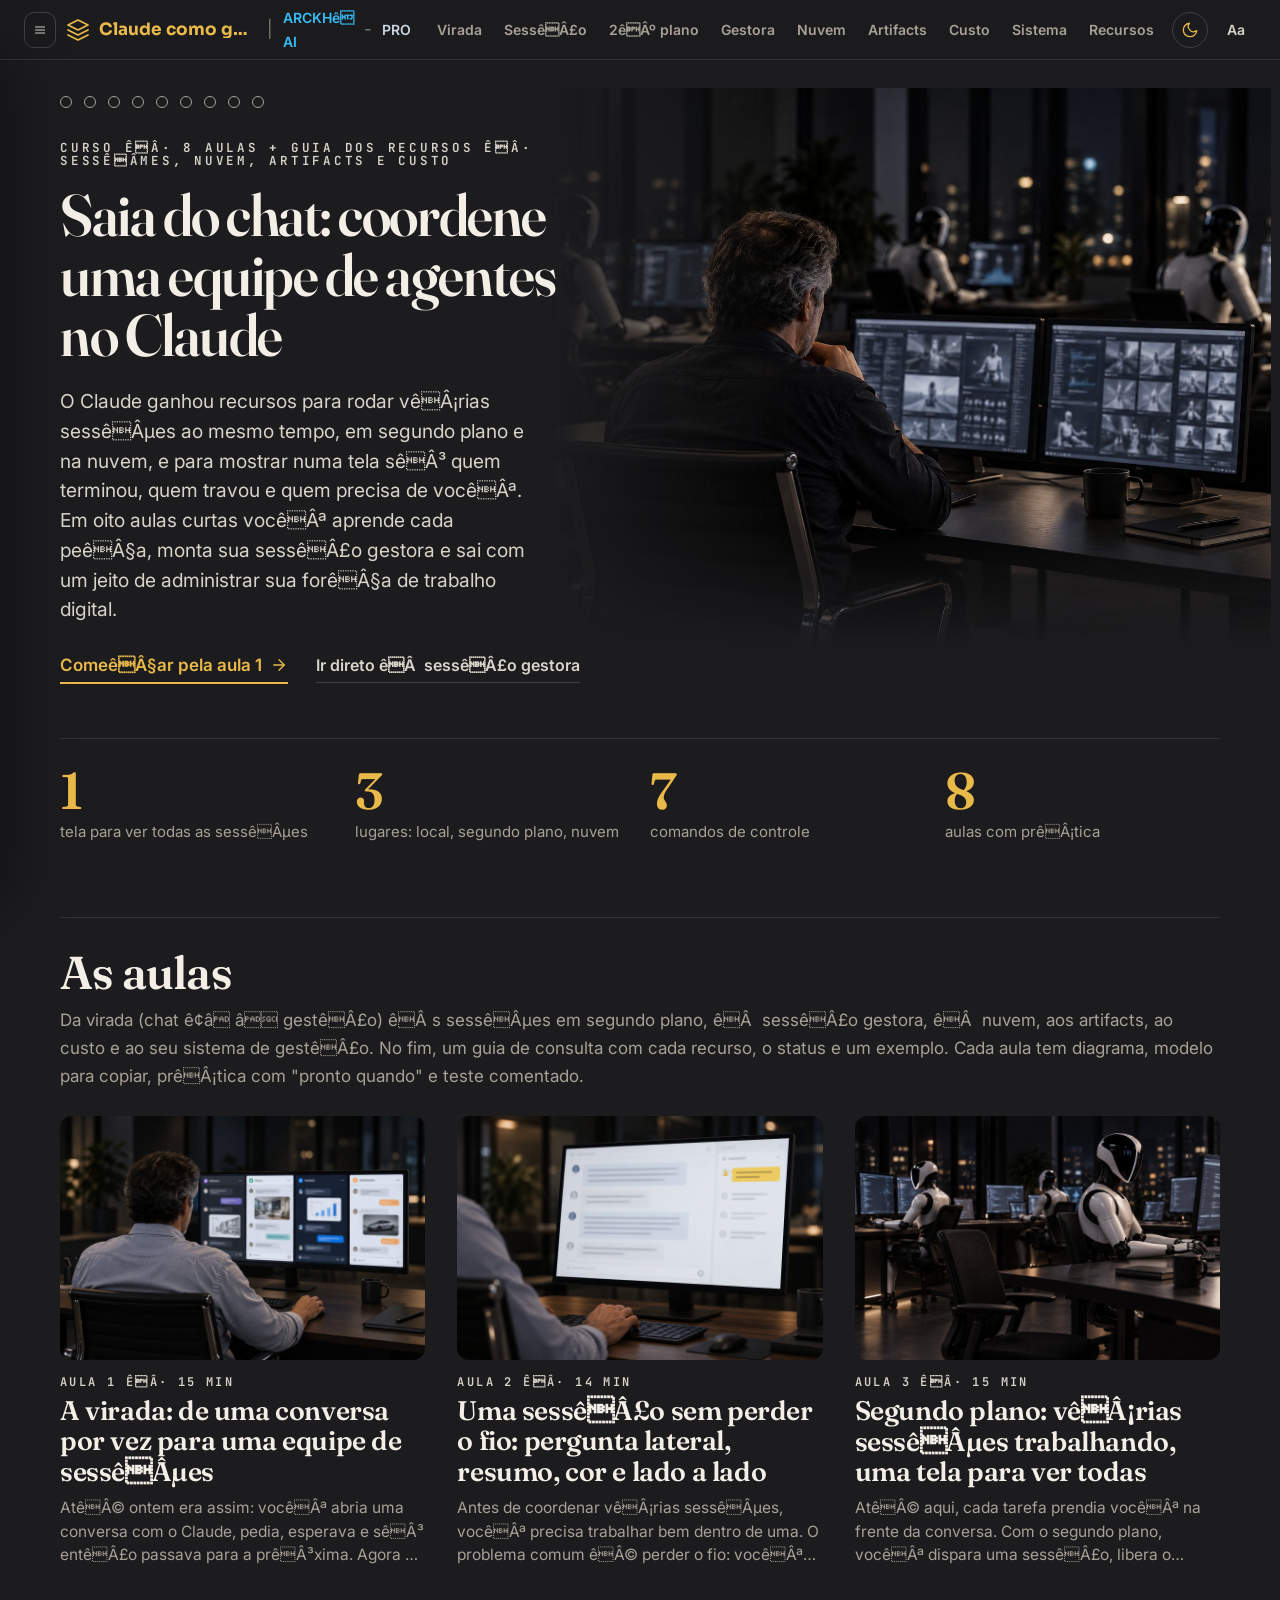
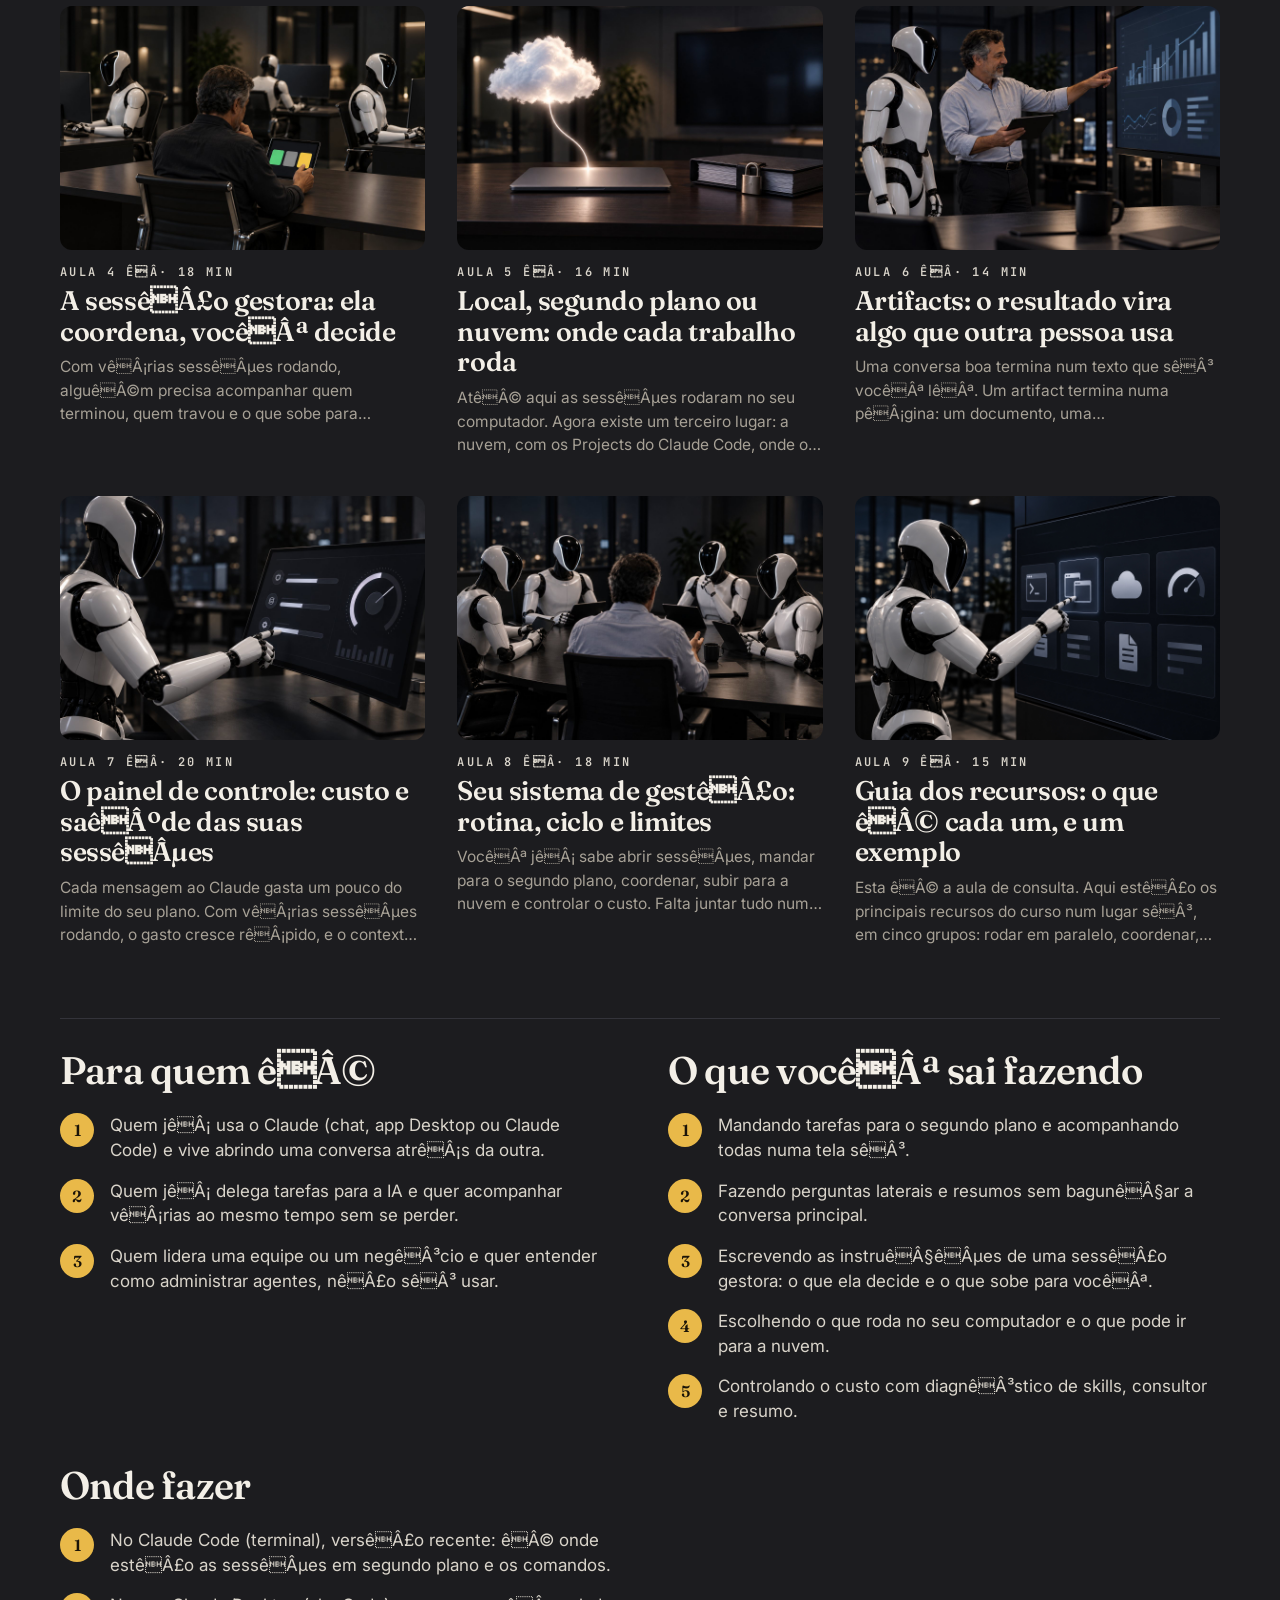
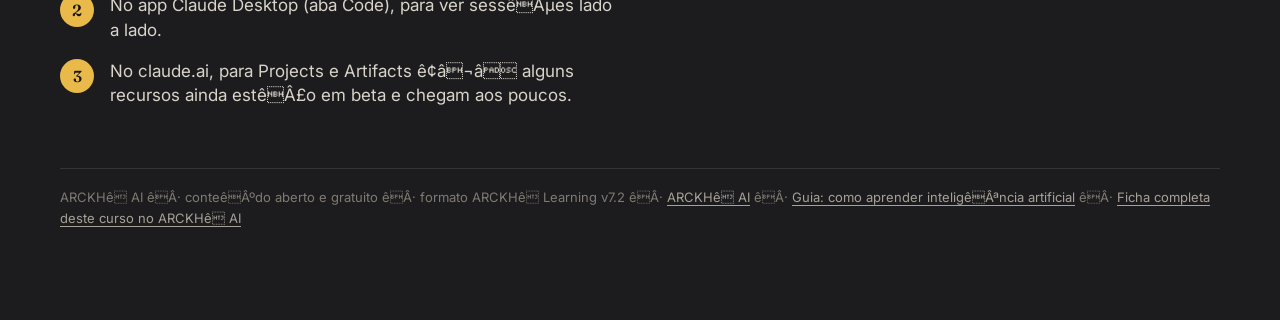
<file: index.html>
<!DOCTYPE html>
<html lang="pt-BR">
<head>
<meta charset="utf-8"/>
<meta name="viewport" content="width=device-width, initial-scale=1"/>
<title>Claude como gestor de agentes êÂ· ARCKHê</title>
<meta name="description" content="O Claude ganhou recursos para rodar vêÂ¡rias sessêÂµes ao mesmo tempo, em segundo plano e na nuvem, e para mostrar numa tela sêÂ³ quem terminou, quem travou e quem precisa de vocêÂª. Em oito aulas curtas vocêÂª aprende cada peêÂ§a, monta sua sessêÂ£o gestora e sai com um jeito de administrar sua forêÂ§a de trabalho digital."/>
<meta property="og:title" content="Claude como gestor de agentes êÂ· ARCKHê"/>
<meta property="og:description" content="O Claude ganhou recursos para rodar vêÂ¡rias sessêÂµes ao mesmo tempo, em segundo plano e na nuvem, e para mostrar numa tela sêÂ³ quem terminou, quem travou e quem precisa de vocêÂª. Em oito aulas curtas vocêÂª aprende cada peêÂ§a, monta sua sessêÂ£o gestora e sai com um jeito de administrar sua forêÂ§a de trabalho digital."/>
<meta property="og:image" content="https://linnoff88-dev.github.io/
<meta name="theme-color" content="#0c0c10"/>
<link rel="icon" href="assets/img/favicon.svg" type="image/svg+xml"/>
<link rel="canonical" href="https://linnoff88-dev.github.io/
<link rel="preconnect" href="https://fonts.googleapis.com"/><link rel="preconnect" href="https://fonts.gstatic.com" crossorigin/>
<link href="https://fonts.googleapis.com/css2?family=Inter:wght@400;500;600;700&family=JetBrains+Mono:wght@400;600&family=Sora:wght@600;700;800&family=Fraunces:opsz,wght@9..144,500;9..144,600;9..144,700&display=swap" rel="stylesheet"/>
<link rel="stylesheet" href="assets/v71.css"/>
<link rel="stylesheet" href="assets/v72.css"/>
<meta name="generator" content="ARCKHê Learning 7.14.23"/>
<script>try{if(JSON.parse(localStorage.getItem("claude-gestor-de-agentes-v72:tema"))==="papel")document.documentElement.setAttribute("data-tema","papel")}catch(e){}</script>
</head><body class="inicio" data-curso="claude-gestor-de-agentes-v72" data-total="9" data-total-ex="28"><a class="skip" href="#conteudo">Pular para o conteêÂºdo</a><header class="topo"><div class="esq"><button type="button" class="menu-btn" aria-expanded="false" aria-controls="lado"><svg class="ico" viewBox="0 0 24 24" aria-hidden="true"><line x1="3" y1="6" x2="21" y2="6"/><line x1="3" y1="12" x2="21" y2="12"/><line x1="3" y1="18" x2="21" y2="18"/></svg><span class="sr">Aulas</span></button><a class="marca" href="index.html"><svg class="ico" viewBox="0 0 24 24" aria-hidden="true"><polygon points="12 2 2 7 12 12 22 7 12 2"/><polyline points="2 17 12 22 22 17"/><polyline points="2 12 12 17 22 12"/></svg><span>Claude como gestor de agentes</span></a><span class="sep">|</span><a class="club" href="https://ARCKHê AI" target="_blank" rel="noopener">ARCKHê AI</a><span class="tr">-</span><a class="pro" href="https://ARCKHê.pro" target="_blank" rel="noopener">PRO</a></div><nav class="dir" aria-label="Aulas"><a href="aulas/virada/index.html" class="tlink" title="A virada: de uma conversa por vez para uma equipe de sessêÂµes"><span class="curto">A1</span><span class="longo">Virada</span></a><a href="aulas/sessao/index.html" class="tlink" title="Uma sessêÂ£o sem perder o fio: pergunta lateral, resumo, cor e lado a lado"><span class="curto">A2</span><span class="longo">SessêÂ£o</span></a><a href="aulas/segundo-plano/index.html" class="tlink" title="Segundo plano: vêÂ¡rias sessêÂµes trabalhando, uma tela para ver todas"><span class="curto">A3</span><span class="longo">2êÂº plano</span></a><a href="aulas/sessao-gestora/index.html" class="tlink" title="A sessêÂ£o gestora: ela coordena, vocêÂª decide"><span class="curto">A4</span><span class="longo">Gestora</span></a><a href="aulas/nuvem/index.html" class="tlink" title="Local, segundo plano ou nuvem: onde cada trabalho roda"><span class="curto">A5</span><span class="longo">Nuvem</span></a><a href="aulas/artifacts/index.html" class="tlink" title="Artifacts: o resultado vira algo que outra pessoa usa"><span class="curto">A6</span><span class="longo">Artifacts</span></a><a href="aulas/custo/index.html" class="tlink" title="O painel de controle: custo e saêÂºde das suas sessêÂµes"><span class="curto">A7</span><span class="longo">Custo</span></a><a href="aulas/sistema/index.html" class="tlink" title="Seu sistema de gestêÂ£o: rotina, ciclo e limites"><span class="curto">A8</span><span class="longo">Sistema</span></a><a href="aulas/recursos/index.html" class="tlink" title="Guia dos recursos: o que êÂ© cada um, e um exemplo"><span class="curto">A9</span><span class="longo">Recursos</span></a><button type="button" class="tema-btn" title="Trocar tema claro/escuro"><svg class="ico sol" viewBox="0 0 24 24" aria-hidden="true"><circle cx="12" cy="12" r="4"/><path d="M12 2v2M12 20v2M4.9 4.9l1.4 1.4M17.7 17.7l1.4 1.4M2 12h2M20 12h2M4.9 19.1l1.4-1.4M17.7 6.3l1.4-1.4"/></svg><svg class="ico lua" viewBox="0 0 24 24" aria-hidden="true"><path d="M21 12.8A9 9 0 1 1 11.2 3a7 7 0 0 0 9.8 9.8z"/></svg><span class="sr">Trocar tema claro/escuro</span></button><div class="aa"><button type="button" class="aa-btn" aria-expanded="false" aria-controls="aparencia" title="AparêÂªncia">Aa</button><div class="aa-pop" id="aparencia" hidden><p>Tema</p><div class="aa-seg"><button type="button" data-tema="escuro">Escuro</button><button type="button" data-tema="papel">Papel claro</button></div><p style="margin-top:12px">Tamanho do texto</p><div class="aa-seg"><button type="button" data-escala="0.9">Aê¢Ëâ</button><button type="button" data-escala="1">A</button><button type="button" data-escala="1.12">A+</button></div></div></div></nav></header><div class="casca"><aside class="lado" id="lado" aria-label="Aulas"><a class="voltar" href="https://ARCKHê AI/"><svg class="ico" viewBox="0 0 24 24" aria-hidden="true"><line x1="19" y1="12" x2="5" y2="12"/><polyline points="12 19 5 12 12 5"/></svg>ARCKHê AI</a><p class="curso-nome">Claude como gestor de agentes</p><p class="curso-sub">De uma conversa a uma equipe de sessêÂµes</p><div class="ind"><span class="ind-rot">Estudo (aulas)</span><span class="prog-txt"><span data-pct>0</span>%</span></div><div class="prog" aria-hidden="true"><i></i></div><div class="ind"><span class="ind-rot">PrêÂ¡tica declarada</span><span class="prog-txt"><span data-prat>0</span>/28</span></div><div class="prog pratica" aria-hidden="true"><i></i></div><p class="ind-nota">PrêÂ¡tica = exercêÂ­cios que vocêÂª marcou como feitos. A comprovaêÂ§êÂ£o vem na prova da certificaêÂ§êÂ£o.</p><ol class="lista-aulas"><li><a href="aulas/virada/index.html" data-slug="virada" class=""><span class="st" aria-hidden="true"></span><span>1. Da conversa êÂ  gestêÂ£o<small>15 min</small></span></a></li><li><a href="aulas/sessao/index.html" data-slug="sessao" class=""><span class="st" aria-hidden="true"></span><span>2. Uma sessêÂ£o sem perder o fio<small>14 min</small></span></a></li><li><a href="aulas/segundo-plano/index.html" data-slug="segundo-plano" class=""><span class="st" aria-hidden="true"></span><span>3. SessêÂµes em 2êÂº plano<small>15 min</small></span></a></li><li><a href="aulas/sessao-gestora/index.html" data-slug="sessao-gestora" class=""><span class="st" aria-hidden="true"></span><span>4. SessêÂ£o gestora<small>18 min</small></span></a></li><li><a href="aulas/nuvem/index.html" data-slug="nuvem" class=""><span class="st" aria-hidden="true"></span><span>5. Onde cada trabalho roda<small>16 min</small></span></a></li><li><a href="aulas/artifacts/index.html" data-slug="artifacts" class=""><span class="st" aria-hidden="true"></span><span>6. Do resultado ao link<small>14 min</small></span></a></li><li><a href="aulas/custo/index.html" data-slug="custo" class=""><span class="st" aria-hidden="true"></span><span>7. Custo e saêÂºde<small>20 min</small></span></a></li><li><a href="aulas/sistema/index.html" data-slug="sistema" class=""><span class="st" aria-hidden="true"></span><span>8. Seu sistema<small>18 min</small></span></a></li><li><a href="aulas/recursos/index.html" data-slug="recursos" class=""><span class="st" aria-hidden="true"></span><span>9. Guia dos recursos<small>15 min</small></span></a></li></ol><div class="estudo"><p class="es-tit">Seu estudo</p><details class="es-bloco" data-es="desempenho"><summary><svg class="ico" viewBox="0 0 24 24" aria-hidden="true"><line x1="18" y1="20" x2="18" y2="10"/><line x1="12" y1="20" x2="12" y2="4"/><line x1="6" y1="20" x2="6" y2="14"/></svg><span>Desempenho nos testes</span><span class="es-cont" data-es-cont="desempenho"></span></summary><div class="es-corpo" data-es-corpo="desempenho"></div></details><details class="es-bloco" data-es="notas"><summary><svg class="ico" viewBox="0 0 24 24" aria-hidden="true"><path d="M12 20h9"/><path d="M16.5 3.5a2.1 2.1 0 0 1 3 3L7 19l-4 1 1-4z"/></svg><span>Minhas anotaêÂ§êÂµes</span><span class="es-cont" data-es-cont="notas"></span></summary><div class="es-corpo" data-es-corpo="notas"></div></details><details class="es-bloco" data-es="dados"><summary><svg class="ico" viewBox="0 0 24 24" aria-hidden="true"><ellipse cx="12" cy="5" rx="8" ry="3"/><path d="M4 5v14c0 1.7 3.6 3 8 3s8-1.3 8-3V5"/><path d="M4 12c0 1.7 3.6 3 8 3s8-1.3 8-3"/></svg><span>Copiar meus dados</span><span class="es-cont" data-es-cont="dados"></span></summary><div class="es-corpo" data-es-corpo="dados"><p class="es-exp">Seu progresso, suas anotaêÂ§êÂµes e as notas dos testes ficam sêÂ³ neste navegador. Baixe uma cêÂ³pia (.json) para guardar ou para continuar em outro computador ou navegador; lêÂ¡, carregue a cêÂ³pia. Carregar soma com o que jêÂ¡ existe e nêÂ£o apaga nada.</p><div class="es-acoes"><button type="button" class="es-btn es-exportar"><svg class="ico" viewBox="0 0 24 24" aria-hidden="true"><path d="M21 15v4a2 2 0 0 1-2 2H5a2 2 0 0 1-2-2v-4"/><polyline points="7 10 12 15 17 10"/><line x1="12" y1="15" x2="12" y2="3"/></svg>Baixar cêÂ³pia</button><label class="es-btn es-importar"><svg class="ico" viewBox="0 0 24 24" aria-hidden="true"><path d="M21 15v4a2 2 0 0 1-2 2H5a2 2 0 0 1-2-2v-4"/><polyline points="17 8 12 3 7 8"/><line x1="12" y1="3" x2="12" y2="15"/></svg>Carregar cêÂ³pia<input type="file" class="sr" accept=".json,application/json"/></label></div><p class="es-msg" aria-live="polite"></p></div></details></div><script type="application/json" id="estudo-dados">{"txt": {"titulo": "Seu estudo", "continuar": "Continuar de onde parei", "comecar": "ComeêÂ§ar pela aula 1", "cta_continuar": "Continuar a aula {n}", "hoje": "hoje", "ontem": "ontem", "ha_dias": "hêÂ¡ {n} dias", "desempenho": "Desempenho nos testes", "notas": "Minhas anotaêÂ§êÂµes", "dados": "Copiar meus dados", "sem_testes": "Nenhum teste feito ainda. O teste fica no fim de cada aula.", "nao_fez": "teste ainda nêÂ£o feito", "ultimo": "êÅ¡ltimo", "melhor": "Melhor", "tentativas": "tentativas", "tentativa": "tentativa", "tudo_certo": "Acertou tudo no êÂºltimo teste.", "rever": "Para rever", "resposta": "Resposta certa:", "ir_teste": "Refazer o teste", "sem_notas": "Nenhuma anotaêÂ§êÂ£o ainda. Na aula, selecione um trecho do texto e toque em Marcar ou Anotar.", "so_marcado": "(sêÂ³ marcado)", "marcar": "Marcar", "anotar": "Anotar", "salvar": "Salvar", "apagar": "Apagar marca", "fechar": "Fechar", "nota_ph": "Escreva sua anotaêÂ§êÂ£o sobre este trechoê¢â¬Â¦", "um_bloco": "Marque dentro de um parêÂ¡grafo sêÂ³.", "nao_marca": "Este trecho nêÂ£o pode ser marcado.", "dados_exp": "Seu progresso, suas anotaêÂ§êÂµes e as notas dos testes ficam sêÂ³ neste navegador. Baixe uma cêÂ³pia (.json) para guardar ou para continuar em outro computador ou navegador; lêÂ¡, carregue a cêÂ³pia. Carregar soma com o que jêÂ¡ existe e nêÂ£o apaga nada.", "exportar": "Baixar cêÂ³pia", "importar": "Carregar cêÂ³pia", "import_ok": "CêÂ³pia carregada ({n} itens). Atualizando a pêÂ¡ginaê¢â¬Â¦", "import_erro": "Arquivo nêÂ£o reconhecido. Nada foi alterado.", "import_outro": "Esta cêÂ³pia êÂ© de outro curso. Nada foi alterado.", "export_ok": "CêÂ³pia baixada."}, "aulas": [{"slug": "virada", "num": 1, "t": "Da conversa êÂ  gestêÂ£o", "quiz": {"sec": "s9", "perguntas": [{"p": "O que muda no seu papel quando vocêÂª passa do agente para a gestêÂ£o de agentes?", "certa": "VocêÂª coordena vêÂ¡rias sessêÂµes e entra sêÂ³ nas decisêÂµes."}, {"p": "O que êÂ© uma sessêÂ£o, no sentido deste curso?", "certa": "Uma conversa do Claude com o seu prêÂ³prio histêÂ³rico, independente das outras."}, {"p": "A Ana quer ver numa tela sêÂ³ quais sessêÂµes terminaram e qual estêÂ¡ esperando por ela. Em que grupo isso estêÂ¡?", "certa": "Ver, com a agent view."}, {"p": "Qual destes recursos estêÂ¡ marcado como experimental e vem desligado por padrêÂ£o?", "certa": "Agent teams."}, {"p": "Rodar vêÂ¡rias sessêÂµes ao mesmo tempo jêÂ¡ êÂ© uma plataforma completa de gestêÂ£o de agentes?", "certa": "NêÂ£o: permissêÂµes, custo, filas, mêÂ©tricas e recuperaêÂ§êÂ£o de falhas ainda sêÂ£o montados por vocêÂª."}]}}, {"slug": "sessao", "num": 2, "t": "Uma sessêÂ£o sem perder o fio", "quiz": {"sec": "s6", "perguntas": [{"p": "No meio de uma tarefa, vocêÂª quer tirar uma dêÂºvida rêÂ¡pida sem desviar a conversa. O que usar?", "certa": "/btw seguido da pergunta."}, {"p": "VocêÂª pergunta com /btw: \"pesquise na internet o preêÂ§o do concorrente\". O que acontece?", "certa": "Ele nêÂ£o pesquisa: o /btw responde sêÂ³ com o que a sessêÂ£o jêÂ¡ tem, sem ferramentas."}, {"p": "Para que serve o /recap?", "certa": "Dar um resumo de uma linha do que a sessêÂ£o fez, na hora."}, {"p": "No app Desktop, como abrir uma segunda sessêÂ£o lado a lado com a atual?", "certa": "Alt+clique (Option no Mac) na sessêÂ£o da barra lateral."}, {"p": "Por que dar uma cor a cada sessêÂ£o com /color?", "certa": "Para reconhecer a sessêÂ£o de relance, inclusive na agent view."}]}}, {"slug": "segundo-plano", "num": 3, "t": "SessêÂµes em 2êÂº plano", "quiz": {"sec": "s7", "perguntas": [{"p": "VocêÂª quer que o Claude resuma um relatêÂ³rio enquanto vocêÂª faz outra coisa. Qual comando?", "certa": "claude --bg \"Resuma o relatêÂ³rio\""}, {"p": "Na agent view, em que grupo aparece a sessêÂ£o que estêÂ¡ esperando vocêÂª responder?", "certa": "Needs input"}, {"p": "VocêÂª fechou o terminal com duas sessêÂµes em segundo plano. O que acontece?", "certa": "Continuam rodando, com o computador ligado."}, {"p": "Como ver sêÂ³ as sessêÂµes que estêÂ£o esperando por vocêÂª?", "certa": "Digitar s:blocked na caixa da agent view."}, {"p": "Uma sessêÂ£o em segundo plano criou trêÂªs subagentes por dentro. Quantas linhas novas aparecem na agent view?", "certa": "Nenhuma alêÂ©m da prêÂ³pria sessêÂ£o."}]}}, {"slug": "sessao-gestora", "num": 4, "t": "SessêÂ£o gestora", "quiz": {"sec": "s8", "perguntas": [{"p": "O que êÂ© a sessêÂ£o gestora neste curso?", "certa": "Um papel: acompanhar as sessêÂµes, resolver o pequeno e subir o grande."}, {"p": "Qual caminho roda as tarefas sem o seu computador ligado?", "certa": "Projects, com threads na nuvem."}, {"p": "VocêÂª usa sêÂ³ o app Desktop, sem terminal. Como saber qual sessêÂ£o estêÂ¡ esperando por vocêÂª?", "certa": "Perguntar numa sessêÂ£o da aba Code, em linguagem simples."}, {"p": "A gestora da Ana pergunta se pode mandar o relatêÂ³rio pronto direto para a padaria. Pelas instruêÂ§êÂµes da Ana, o que acontece?", "certa": "Espera o OK da Ana."}, {"p": "Por que o status vem em trêÂªs estados (concluêÂ­do, bloqueado, precisa de vocêÂª)?", "certa": "Para vocêÂª bater o olho e agir sêÂ³ no que precisa de vocêÂª."}]}}, {"slug": "nuvem", "num": 5, "t": "Onde cada trabalho roda", "quiz": {"sec": "s7", "perguntas": [{"p": "VocêÂª desliga o notebook e vai embora. Qual trabalho continua andando?", "certa": "A thread de um projeto rodando na nuvem."}, {"p": "A Ana vai fazer o relatêÂ³rio semanal da padaria com as vendas da semana. Pela regra do curso, onde isso roda?", "certa": "No computador dela: local ou em segundo plano."}, {"p": "O que vocêÂª escreve nas instruêÂ§êÂµes do projeto?", "certa": "Para que serve, onde trabalhar, como conferir, o que fazer se faltar algo e o que precisa do seu OK."}, {"p": "VocêÂª abre a barra lateral e nêÂ£o encontra os Projects. O que isso quer dizer?", "certa": "A beta libera aos poucos: entre na lista de espera."}, {"p": "Uma thread do projeto precisa de um arquivo que vocêÂª nêÂ£o quer guardar na nuvem. O que fazer?", "certa": "Pedir que ela rode no seu computador (Work locally), ligado e acordado."}]}}, {"slug": "artifacts", "num": 6, "t": "Do resultado ao link", "quiz": {"sec": "s7", "perguntas": [{"p": "VocêÂª terminou o painel e quer que a equipe veja. Qual êÂ© o caminho?", "certa": "BotêÂ£o Share e escolher o acesso; depois copiar o link."}, {"p": "A Ana compartilhou um painel novo pelo botêÂ£o Share com a dona da padaria. O que a dona precisa para abrir?", "certa": "Entrar com uma conta Claude."}, {"p": "Quais tipos de artifact ainda estêÂ£o em beta?", "certa": "PainêÂ©is e Motion."}, {"p": "A Ana vai mostrar êÂ  dona da padaria, numa reuniêÂ£o, o resultado do mêÂªs em 6 telas. Qual tipo serve melhor?", "certa": "ApresentaêÂ§êÂ£o (Slides)."}, {"p": "O que êÂ© a IA embutida num artifact?", "certa": "Perguntas em linguagem natural feitas dentro da prêÂ³pria pêÂ¡gina."}]}}, {"slug": "custo", "num": 7, "t": "Custo e saêÂºde", "quiz": {"sec": "s10", "perguntas": [{"p": "Por que trêÂªs sessêÂµes abertas ao mesmo tempo gastam mais do que uma?", "certa": "Porque cada sessêÂ£o tem o prêÂ³prio contexto, lido a cada mensagem."}, {"p": "Qual comando mostra quanto do limite do plano vocêÂª jêÂ¡ usou?", "certa": "/usage, com o custo da sessêÂ£o e o uso do plano."}, {"p": "Ana tem uma sessêÂ£o que sêÂ³ gera legendas de foto. O que fazer com o /advisor nela?", "certa": "Deixar desligado: modelo forte êÂ© para decisêÂµes grandes."}, {"p": "Antes de instalar um mod, o que fazer?", "certa": "Rodar claude plugin validate e ler os eventos e o que ele pede."}, {"p": "VocêÂª rodou /skill-doctor e o relatêÂ³rio veio vazio. O que isso quer dizer?", "certa": "Que vocêÂª nêÂ£o tem skill instalada, e estêÂ¡ tudo bem."}]}}, {"slug": "sistema", "num": 8, "t": "Seu sistema", "quiz": {"sec": "s8", "perguntas": [{"p": "Qual a ordem do ciclo antes de dar uma entrega como pronta?", "certa": "Observar, criticar, otimizar e validar, nessa ordem."}, {"p": "De manhêÂ£, como Ana vêÂª sêÂ³ as sessêÂµes que esperam por ela?", "certa": "Na agent view, digita s:blocked na caixa de filtro."}, {"p": "Qual destas êÂ© uma regra de pronto que dêÂ¡ para conferir?", "certa": "Cada post cita o horêÂ¡rio, e a clêÂ­nica aprova."}, {"p": "Gerenciar vêÂ¡rias sessêÂµes êÂ© o mesmo que ter uma plataforma completa de gestêÂ£o de agentes?", "certa": "NêÂ£o: faltam peêÂ§as como permissêÂµes, filas e auditoria."}, {"p": "Por que registrar uma linha por entrega?", "certa": "Para saber, depois, quem fez o quêÂª e o que vocêÂª mudou."}]}}, {"slug": "recursos", "num": 9, "t": "Guia dos recursos", "quiz": {"sec": "s9", "perguntas": [{"p": "Ana quer ver, numa tela sêÂ³, qual das trêÂªs sessêÂµes em segundo plano estêÂ¡ esperando por ela. O que ela usa?", "certa": "claude agents, que mostra todas as sessêÂµes e quem estêÂ¡ em Needs input."}, {"p": "Ana vai viajar e quer que os posts da clêÂ­nica continuem sendo feitos com o computador dela desligado. Qual recurso serve?", "certa": "Uma thread de um projeto no Projects, rodando na nuvem."}, {"p": "Qual destes recursos êÂ© experimental e vem desligado?", "certa": "Agent teams."}, {"p": "Ana baixou um mod e quer saber o que ele faz sozinho antes de instalar. Qual comando ela roda?", "certa": "claude plugin validate ./pasta-do-mod"}]}}]}</script><div class="lado-card">Ideia central<b>VocêÂª deixa de conversar e passa a coordenar</b>VêÂ¡rias sessêÂµes trabalhando, uma visêÂ£o que mostra quem precisa de vocêÂª, e as suas decisêÂµes no centro.<br/><a href="https://linnoff88-dev.github.io/ target="_blank" rel="noopener">Ir para a sessêÂ£o gestora ê¢â â</a></div></aside><main class="principal" id="conteudo"><div class="miolo"><div class="aula-hero com-img ini-hero"><div class="ah-txt"><nav class="pontos" aria-label="Aulas"><a href="aulas/virada/index.html" class="pt" data-slug="virada" title="A virada: de uma conversa por vez para uma equipe de sessêÂµes"><span class="sr">A virada: de uma conversa por vez para uma equipe de sessêÂµes</span></a><a href="aulas/sessao/index.html" class="pt" data-slug="sessao" title="Uma sessêÂ£o sem perder o fio: pergunta lateral, resumo, cor e lado a lado"><span class="sr">Uma sessêÂ£o sem perder o fio: pergunta lateral, resumo, cor e lado a lado</span></a><a href="aulas/segundo-plano/index.html" class="pt" data-slug="segundo-plano" title="Segundo plano: vêÂ¡rias sessêÂµes trabalhando, uma tela para ver todas"><span class="sr">Segundo plano: vêÂ¡rias sessêÂµes trabalhando, uma tela para ver todas</span></a><a href="aulas/sessao-gestora/index.html" class="pt" data-slug="sessao-gestora" title="A sessêÂ£o gestora: ela coordena, vocêÂª decide"><span class="sr">A sessêÂ£o gestora: ela coordena, vocêÂª decide</span></a><a href="aulas/nuvem/index.html" class="pt" data-slug="nuvem" title="Local, segundo plano ou nuvem: onde cada trabalho roda"><span class="sr">Local, segundo plano ou nuvem: onde cada trabalho roda</span></a><a href="aulas/artifacts/index.html" class="pt" data-slug="artifacts" title="Artifacts: o resultado vira algo que outra pessoa usa"><span class="sr">Artifacts: o resultado vira algo que outra pessoa usa</span></a><a href="aulas/custo/index.html" class="pt" data-slug="custo" title="O painel de controle: custo e saêÂºde das suas sessêÂµes"><span class="sr">O painel de controle: custo e saêÂºde das suas sessêÂµes</span></a><a href="aulas/sistema/index.html" class="pt" data-slug="sistema" title="Seu sistema de gestêÂ£o: rotina, ciclo e limites"><span class="sr">Seu sistema de gestêÂ£o: rotina, ciclo e limites</span></a><a href="aulas/recursos/index.html" class="pt" data-slug="recursos" title="Guia dos recursos: o que êÂ© cada um, e um exemplo"><span class="sr">Guia dos recursos: o que êÂ© cada um, e um exemplo</span></a></nav><p class="kicker">Curso êÂ· 8 aulas + guia dos recursos êÂ· sessêÂµes, nuvem, artifacts e custo</p><h1>Saia do chat: coordene uma equipe de agentes no Claude</h1><p class="lead">O Claude ganhou recursos para rodar vêÂ¡rias sessêÂµes ao mesmo tempo, em segundo plano e na nuvem, e para mostrar numa tela sêÂ³ quem terminou, quem travou e quem precisa de vocêÂª. Em oito aulas curtas vocêÂª aprende cada peêÂ§a, monta sua sessêÂ£o gestora e sai com um jeito de administrar sua forêÂ§a de trabalho digital.</p><div class="ini-acoes"><a class="comecar" href="aulas/virada/index.html">ComeêÂ§ar pela aula 1 <svg class="ico" viewBox="0 0 24 24" aria-hidden="true"><line x1="5" y1="12" x2="19" y2="12"/><polyline points="12 5 19 12 12 19"/></svg></a><a class="ini-link" href="aulas/sessao-gestora/">Ir direto êÂ  sessêÂ£o gestora</a></div></div><figure class="ah-img"><img src="assets/img/hero/inicio.jpg" alt="EscritêÂ³rio escuro êÂ  noite: um notebook com vêÂ¡rias janelas lado a lado e, ao fundo, robêÂ´s humanoides trabalhando em mesas separadas." width="1536" height="1024"/></figure></div><ul class="ini-num"><li><b>1</b><span>tela para ver todas as sessêÂµes</span></li><li><b>3</b><span>lugares: local, segundo plano, nuvem</span></li><li><b>7</b><span>comandos de controle</span></li><li><b>8</b><span>aulas com prêÂ¡tica</span></li></ul><section class="secao" id="aulas"><div class="sec-cab"><div><h2>As aulas</h2><p>Da virada (chat ê¢â â gestêÂ£o) êÂ s sessêÂµes em segundo plano, êÂ  sessêÂ£o gestora, êÂ  nuvem, aos artifacts, ao custo e ao seu sistema de gestêÂ£o. No fim, um guia de consulta com cada recurso, o status e um exemplo. Cada aula tem diagrama, modelo para copiar, prêÂ¡tica com "pronto quando" e teste comentado.</p></div></div><ol class="ini-aulas"><li><a class="ini-aula" data-slug="virada" href="aulas/virada/index.html"><span class="ia-img"><img src="assets/img/hero/virada.jpg" alt="" loading="lazy" width="1536" height="1024"/></span><span class="ia-txt"><span class="kicker">Aula 1 êÂ· 15 min<span class="ia-ok" aria-hidden="true"><svg class="ico" viewBox="0 0 24 24" aria-hidden="true"><path d="M22 11.1V12a10 10 0 1 1-5.9-9.1"/><polyline points="22 4 12 14 9 11"/></svg></span></span><span class="ia-t">A virada: de uma conversa por vez para uma equipe de sessêÂµes</span><span class="ia-l">AtêÂ© ontem era assim: vocêÂª abria uma conversa com o Claude, pedia, esperava e sêÂ³ entêÂ£o passava para a prêÂ³xima. Agora o Claude roda vêÂ¡rias sessêÂµes ao mesmo tempo, em segundo plano e na nuvem, e mostra numa tela sêÂ³ quem terminou e quem precisa de vocêÂª. O seu papel muda: de quem pede para quem coordena. Esta aula mostra essa virada e onde entra cada recurso novo.</span></span></a></li><li><a class="ini-aula" data-slug="sessao" href="aulas/sessao/index.html"><span class="ia-img"><img src="assets/img/hero/sessao.jpg" alt="" loading="lazy" width="1536" height="1024"/></span><span class="ia-txt"><span class="kicker">Aula 2 êÂ· 14 min<span class="ia-ok" aria-hidden="true"><svg class="ico" viewBox="0 0 24 24" aria-hidden="true"><path d="M22 11.1V12a10 10 0 1 1-5.9-9.1"/><polyline points="22 4 12 14 9 11"/></svg></span></span><span class="ia-t">Uma sessêÂ£o sem perder o fio: pergunta lateral, resumo, cor e lado a lado</span><span class="ia-l">Antes de coordenar vêÂ¡rias sessêÂµes, vocêÂª precisa trabalhar bem dentro de uma. O problema comum êÂ© perder o fio: vocêÂª interrompe a tarefa com uma dêÂºvida, a conversa desvia e, uma hora depois, ninguêÂ©m lembra onde parou. Quatro recursos pequenos resolvem isso: uma pergunta de lado, um resumo de uma linha, uma cor para reconhecer a sessêÂ£o e duas sessêÂµes lado a lado.</span></span></a></li><li><a class="ini-aula" data-slug="segundo-plano" href="aulas/segundo-plano/index.html"><span class="ia-img"><img src="assets/img/hero/segundo-plano.jpg" alt="" loading="lazy" width="1536" height="1024"/></span><span class="ia-txt"><span class="kicker">Aula 3 êÂ· 15 min<span class="ia-ok" aria-hidden="true"><svg class="ico" viewBox="0 0 24 24" aria-hidden="true"><path d="M22 11.1V12a10 10 0 1 1-5.9-9.1"/><polyline points="22 4 12 14 9 11"/></svg></span></span><span class="ia-t">Segundo plano: vêÂ¡rias sessêÂµes trabalhando, uma tela para ver todas</span><span class="ia-l">AtêÂ© aqui, cada tarefa prendia vocêÂª na frente da conversa. Com o segundo plano, vocêÂª dispara uma sessêÂ£o, libera o terminal e ela segue trabalhando. A agent view junta todas numa tela sêÂ³ e pêÂµe no topo as que precisam de vocêÂª. Nesta aula vocêÂª manda duas tarefas leves para o segundo plano e aprende a entrar, espiar e parar cada uma.</span></span></a></li><li><a class="ini-aula" data-slug="sessao-gestora" href="aulas/sessao-gestora/index.html"><span class="ia-img"><img src="assets/img/hero/sessao-gestora.jpg" alt="" loading="lazy" width="1536" height="1024"/></span><span class="ia-txt"><span class="kicker">Aula 4 êÂ· 18 min<span class="ia-ok" aria-hidden="true"><svg class="ico" viewBox="0 0 24 24" aria-hidden="true"><path d="M22 11.1V12a10 10 0 1 1-5.9-9.1"/><polyline points="22 4 12 14 9 11"/></svg></span></span><span class="ia-t">A sessêÂ£o gestora: ela coordena, vocêÂª decide</span><span class="ia-l">Com vêÂ¡rias sessêÂµes rodando, alguêÂ©m precisa acompanhar quem terminou, quem travou e o que sobe para vocêÂª. O curso chama esse papel de sessêÂ£o gestora. NêÂ£o êÂ© um botêÂ£o do Claude: êÂ© um jeito de trabalhar, montado com recursos oficiais. Nesta aula vocêÂª escreve as instruêÂ§êÂµes da sua gestora e treina o que ela resolve sozinha e o que traz para vocêÂª.</span></span></a></li><li><a class="ini-aula" data-slug="nuvem" href="aulas/nuvem/index.html"><span class="ia-img"><img src="assets/img/hero/nuvem.jpg" alt="" loading="lazy" width="1536" height="1024"/></span><span class="ia-txt"><span class="kicker">Aula 5 êÂ· 16 min<span class="ia-ok" aria-hidden="true"><svg class="ico" viewBox="0 0 24 24" aria-hidden="true"><path d="M22 11.1V12a10 10 0 1 1-5.9-9.1"/><polyline points="22 4 12 14 9 11"/></svg></span></span><span class="ia-t">Local, segundo plano ou nuvem: onde cada trabalho roda</span><span class="ia-l">AtêÂ© aqui as sessêÂµes rodaram no seu computador. Agora existe um terceiro lugar: a nuvem, com os Projects do Claude Code, onde o trabalho anda mesmo com o notebook desligado. Cada lugar cobra um preêÂ§o: mêÂ¡quina ligada de um lado, arquivos da empresa guardados fora de casa do outro. Nesta aula vocêÂª decide onde cada trabalho roda e o que nunca entra numa sessêÂ£o sem vocêÂª decidir.</span></span></a></li><li><a class="ini-aula" data-slug="artifacts" href="aulas/artifacts/index.html"><span class="ia-img"><img src="assets/img/hero/artifacts.jpg" alt="" loading="lazy" width="1536" height="1024"/></span><span class="ia-txt"><span class="kicker">Aula 6 êÂ· 14 min<span class="ia-ok" aria-hidden="true"><svg class="ico" viewBox="0 0 24 24" aria-hidden="true"><path d="M22 11.1V12a10 10 0 1 1-5.9-9.1"/><polyline points="22 4 12 14 9 11"/></svg></span></span><span class="ia-t">Artifacts: o resultado vira algo que outra pessoa usa</span><span class="ia-l">Uma conversa boa termina num texto que sêÂ³ vocêÂª lêÂª. Um artifact termina numa pêÂ¡gina: um documento, uma apresentaêÂ§êÂ£o, um design ou um painel que abre num link. No claude.ai, ele nasce privado, vocêÂª decide com quem compartilhar, e ele pode atêÂ© responder perguntas de quem abre. êâ° assim que o trabalho das suas sessêÂµes chega ao cliente e êÂ  equipe.</span></span></a></li><li><a class="ini-aula" data-slug="custo" href="aulas/custo/index.html"><span class="ia-img"><img src="assets/img/hero/custo.jpg" alt="" loading="lazy" width="1536" height="1024"/></span><span class="ia-txt"><span class="kicker">Aula 7 êÂ· 20 min<span class="ia-ok" aria-hidden="true"><svg class="ico" viewBox="0 0 24 24" aria-hidden="true"><path d="M22 11.1V12a10 10 0 1 1-5.9-9.1"/><polyline points="22 4 12 14 9 11"/></svg></span></span><span class="ia-t">O painel de controle: custo e saêÂºde das suas sessêÂµes</span><span class="ia-l">Cada mensagem ao Claude gasta um pouco do limite do seu plano. Com vêÂ¡rias sessêÂµes rodando, o gasto cresce rêÂ¡pido, e o contexto enche de coisa que nem êÂ© usada. Nesta aula vocêÂª entende o que êÂ© custo aqui, aprende a medir com /usage e /context e monta um painel de controle simples para manter tudo leve e êÂ  vista.</span></span></a></li><li><a class="ini-aula" data-slug="sistema" href="aulas/sistema/index.html"><span class="ia-img"><img src="assets/img/hero/sistema.jpg" alt="" loading="lazy" width="1536" height="1024"/></span><span class="ia-txt"><span class="kicker">Aula 8 êÂ· 18 min<span class="ia-ok" aria-hidden="true"><svg class="ico" viewBox="0 0 24 24" aria-hidden="true"><path d="M22 11.1V12a10 10 0 1 1-5.9-9.1"/><polyline points="22 4 12 14 9 11"/></svg></span></span><span class="ia-t">Seu sistema de gestêÂ£o: rotina, ciclo e limites</span><span class="ia-l">VocêÂª jêÂ¡ sabe abrir sessêÂµes, mandar para o segundo plano, coordenar, subir para a nuvem e controlar o custo. Falta juntar tudo num jeito de trabalhar que se repete todo dia. Nesta aula vocêÂª monta o seu manual de gestêÂ£o em uma pêÂ¡gina e vêÂª, com honestidade, o que ainda falta para isso virar uma plataforma completa.</span></span></a></li><li><a class="ini-aula" data-slug="recursos" href="aulas/recursos/index.html"><span class="ia-img"><img src="assets/img/hero/recursos.jpg" alt="" loading="lazy" width="1536" height="1024"/></span><span class="ia-txt"><span class="kicker">Aula 9 êÂ· 15 min<span class="ia-ok" aria-hidden="true"><svg class="ico" viewBox="0 0 24 24" aria-hidden="true"><path d="M22 11.1V12a10 10 0 1 1-5.9-9.1"/><polyline points="22 4 12 14 9 11"/></svg></span></span><span class="ia-t">Guia dos recursos: o que êÂ© cada um, e um exemplo</span><span class="ia-l">Esta êÂ© a aula de consulta. Aqui estêÂ£o os principais recursos do curso num lugar sêÂ³, em cinco grupos: rodar em paralelo, coordenar, nuvem, entregar e controlar. Cada um tem o que êÂ© em uma frase, o status (oficial, prêÂ©via, beta ou experimental), quando usar e um exemplo na agêÂªncia da Ana. Volte aqui sempre que esquecer um comando.</span></span></a></li></ol></section><section class="secao"><div class="ini-duas"><div><h2>Para quem êÂ©</h2><ol><li><span class=dn>1</span><span>Quem jêÂ¡ usa o Claude (chat, app Desktop ou Claude Code) e vive abrindo uma conversa atrêÂ¡s da outra.</span></li><li><span class=dn>2</span><span>Quem jêÂ¡ delega tarefas para a IA e quer acompanhar vêÂ¡rias ao mesmo tempo sem se perder.</span></li><li><span class=dn>3</span><span>Quem lidera uma equipe ou um negêÂ³cio e quer entender como administrar agentes, nêÂ£o sêÂ³ usar.</span></li></ol></div><div><h2>O que vocêÂª sai fazendo</h2><ol><li><span class=dn>1</span><span>Mandando tarefas para o segundo plano e acompanhando todas numa tela sêÂ³.</span></li><li><span class=dn>2</span><span>Fazendo perguntas laterais e resumos sem bagunêÂ§ar a conversa principal.</span></li><li><span class=dn>3</span><span>Escrevendo as instruêÂ§êÂµes de uma sessêÂ£o gestora: o que ela decide e o que sobe para vocêÂª.</span></li><li><span class=dn>4</span><span>Escolhendo o que roda no seu computador e o que pode ir para a nuvem.</span></li><li><span class=dn>5</span><span>Controlando o custo com diagnêÂ³stico de skills, consultor e resumo.</span></li></ol></div><div><h2>Onde fazer</h2><ol><li><span class=dn>1</span><span>No Claude Code (terminal), versêÂ£o recente: êÂ© onde estêÂ£o as sessêÂµes em segundo plano e os comandos.</span></li><li><span class=dn>2</span><span>No app Claude Desktop (aba Code), para ver sessêÂµes lado a lado.</span></li><li><span class=dn>3</span><span>No claude.ai, para Projects e Artifacts ê¢â¬â alguns recursos ainda estêÂ£o em beta e chegam aos poucos.</span></li></ol></div></div></section><footer class="rodape">ARCKHê AI êÂ· conteêÂºdo aberto e gratuito êÂ· formato ARCKHê Learning v7.2 êÂ· <a href="https://ARCKHê AI/">ARCKHê AI</a> êÂ· <a href="https://www.ARCKHê AI/aprender-inteligencia-artificial/">Guia: como aprender inteligêÂªncia artificial</a> êÂ· <a href="https://www.ARCKHê AI/cursos/388-claude-como-gestor-de-agentes-saia-do-chat-e-coordene-uma-equipe-de-agentes/">Ficha completa deste curso no ARCKHê AI</a></footer></div></main></div><script src="assets/v71.js"></script><script src="assets/v72.js"></script></body></html>
</file>
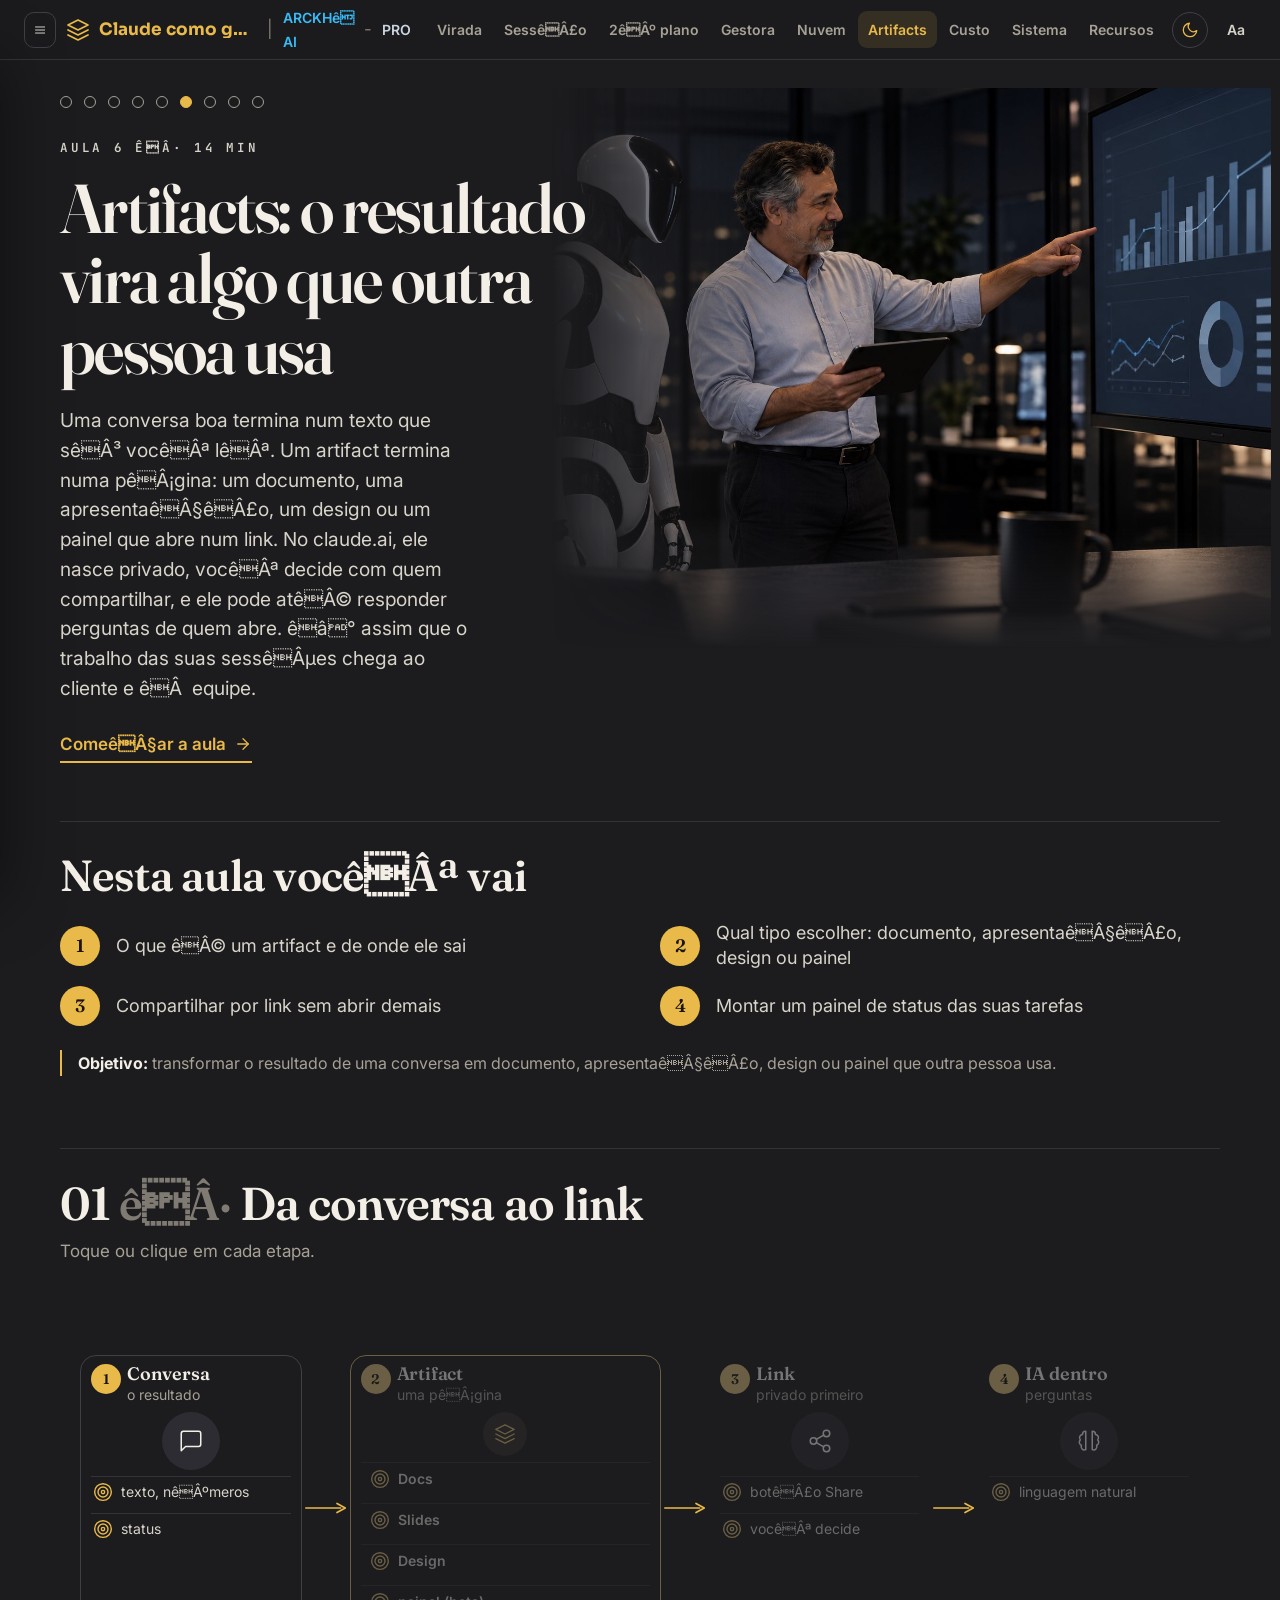
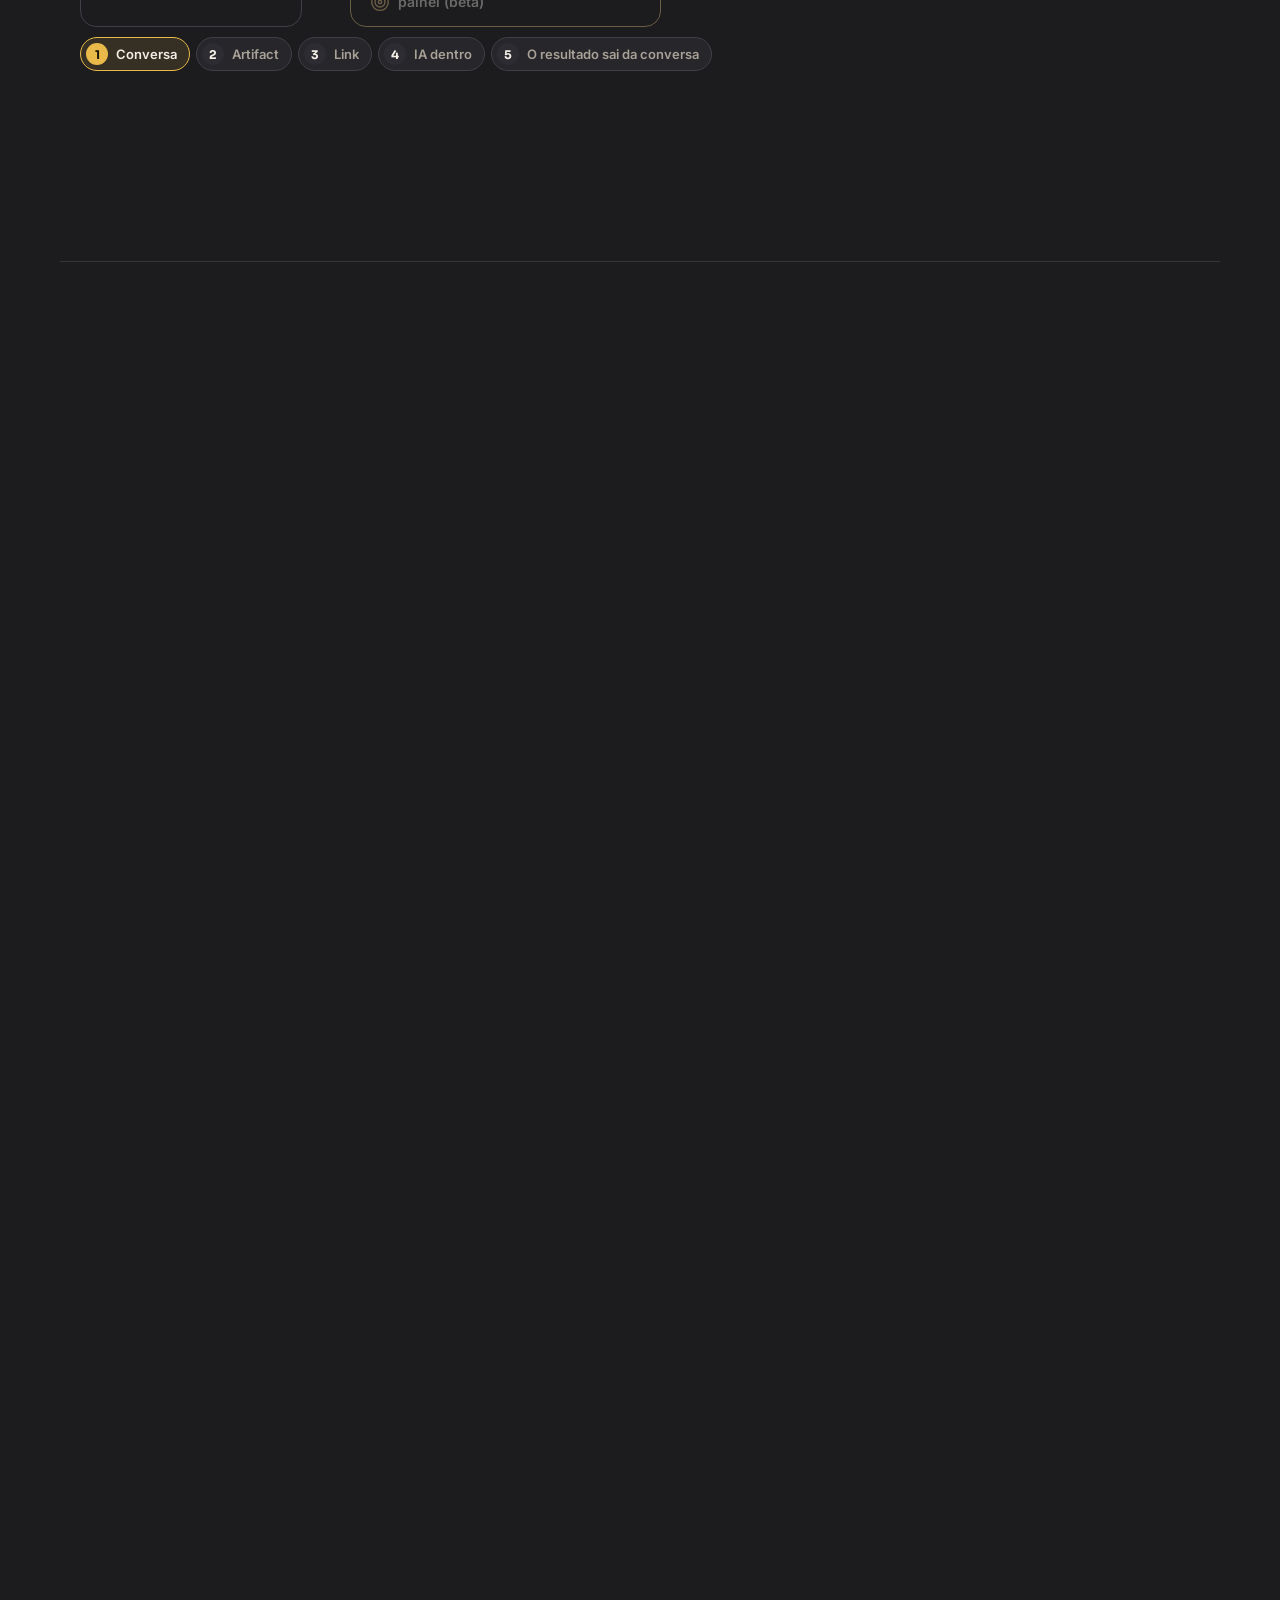
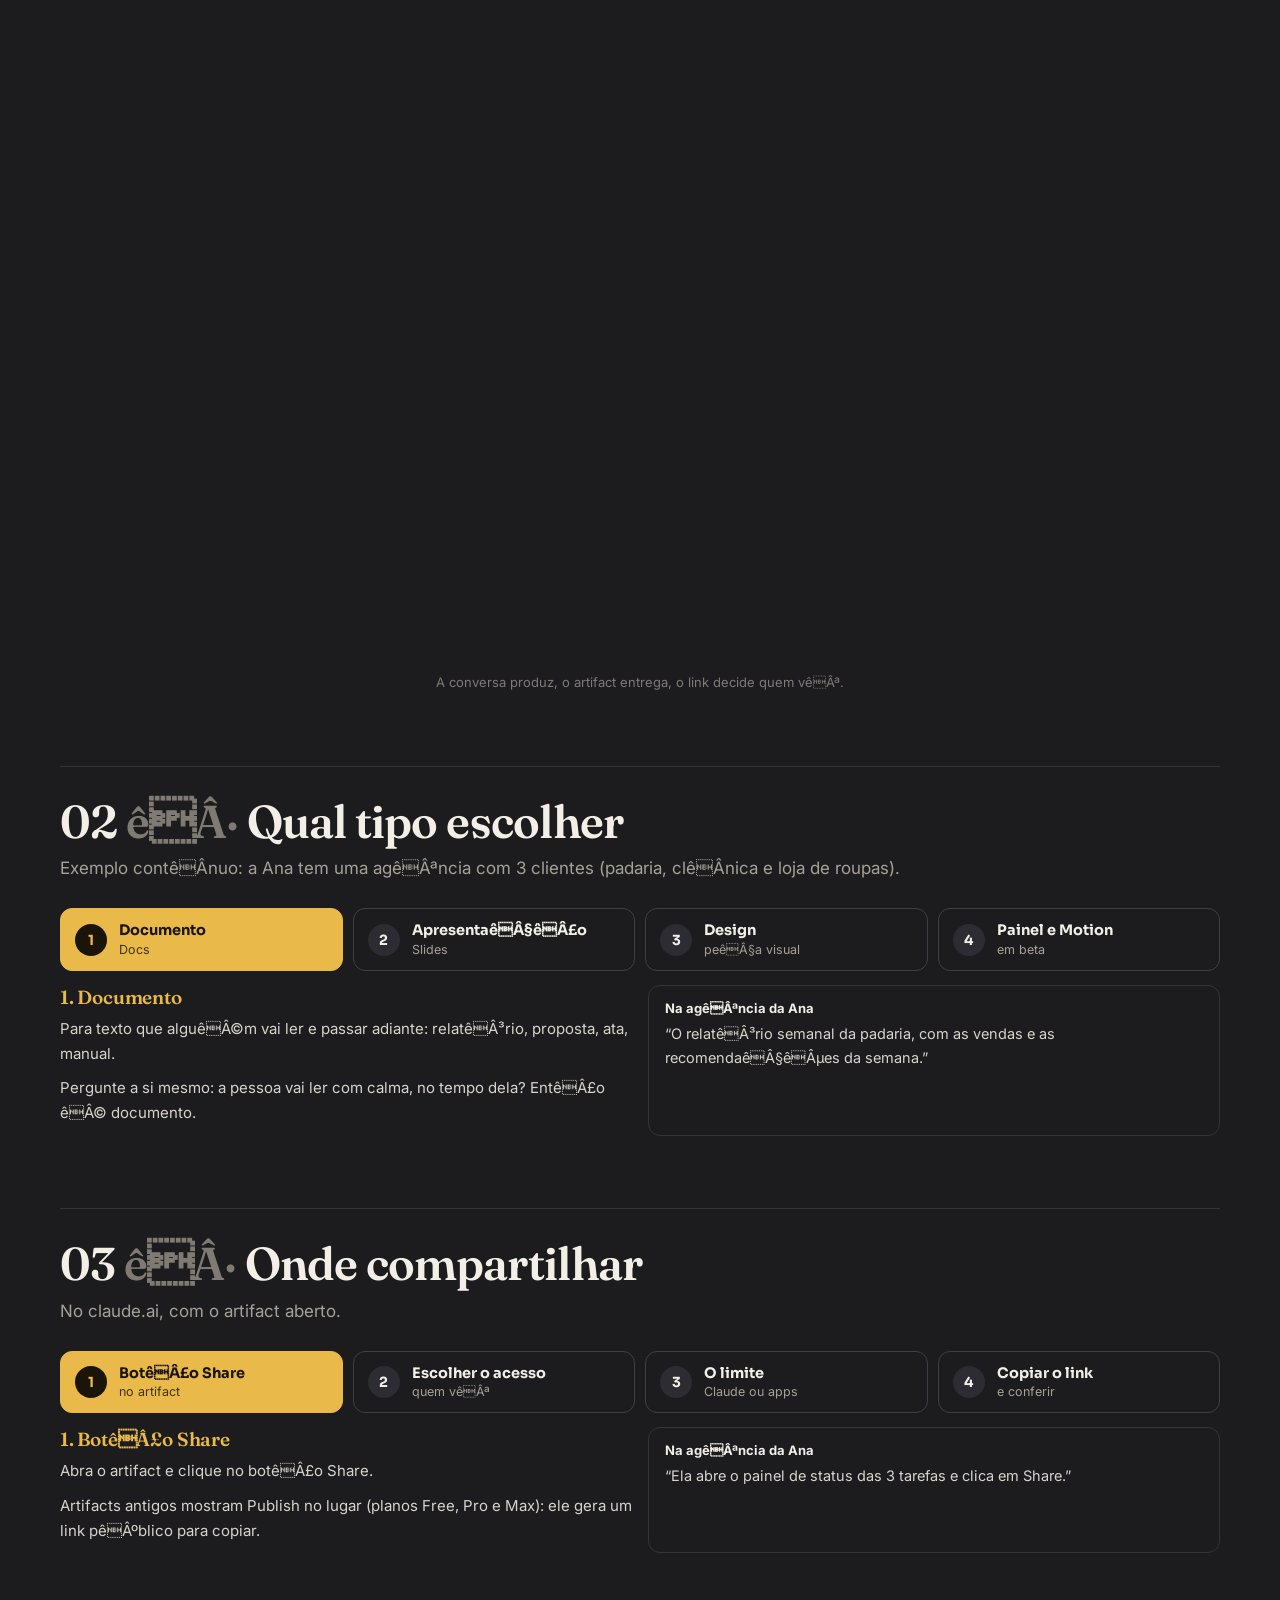
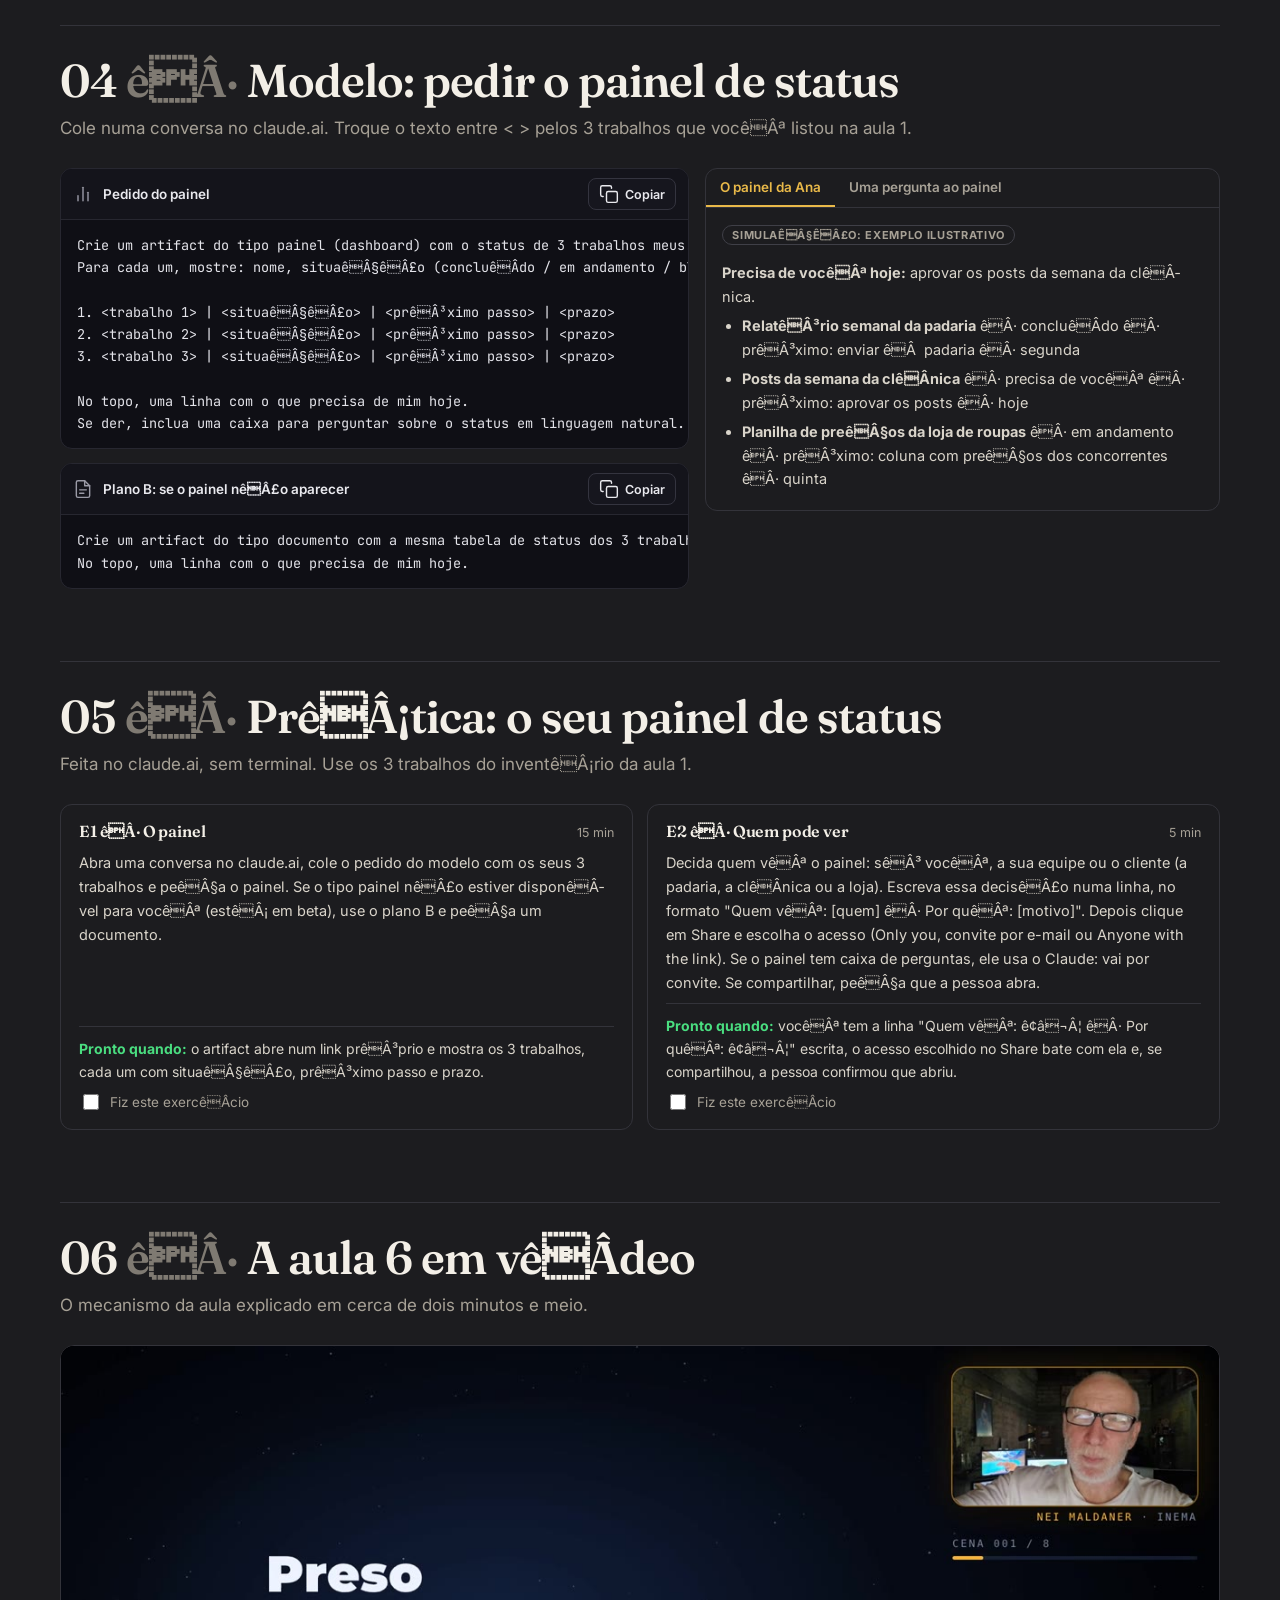
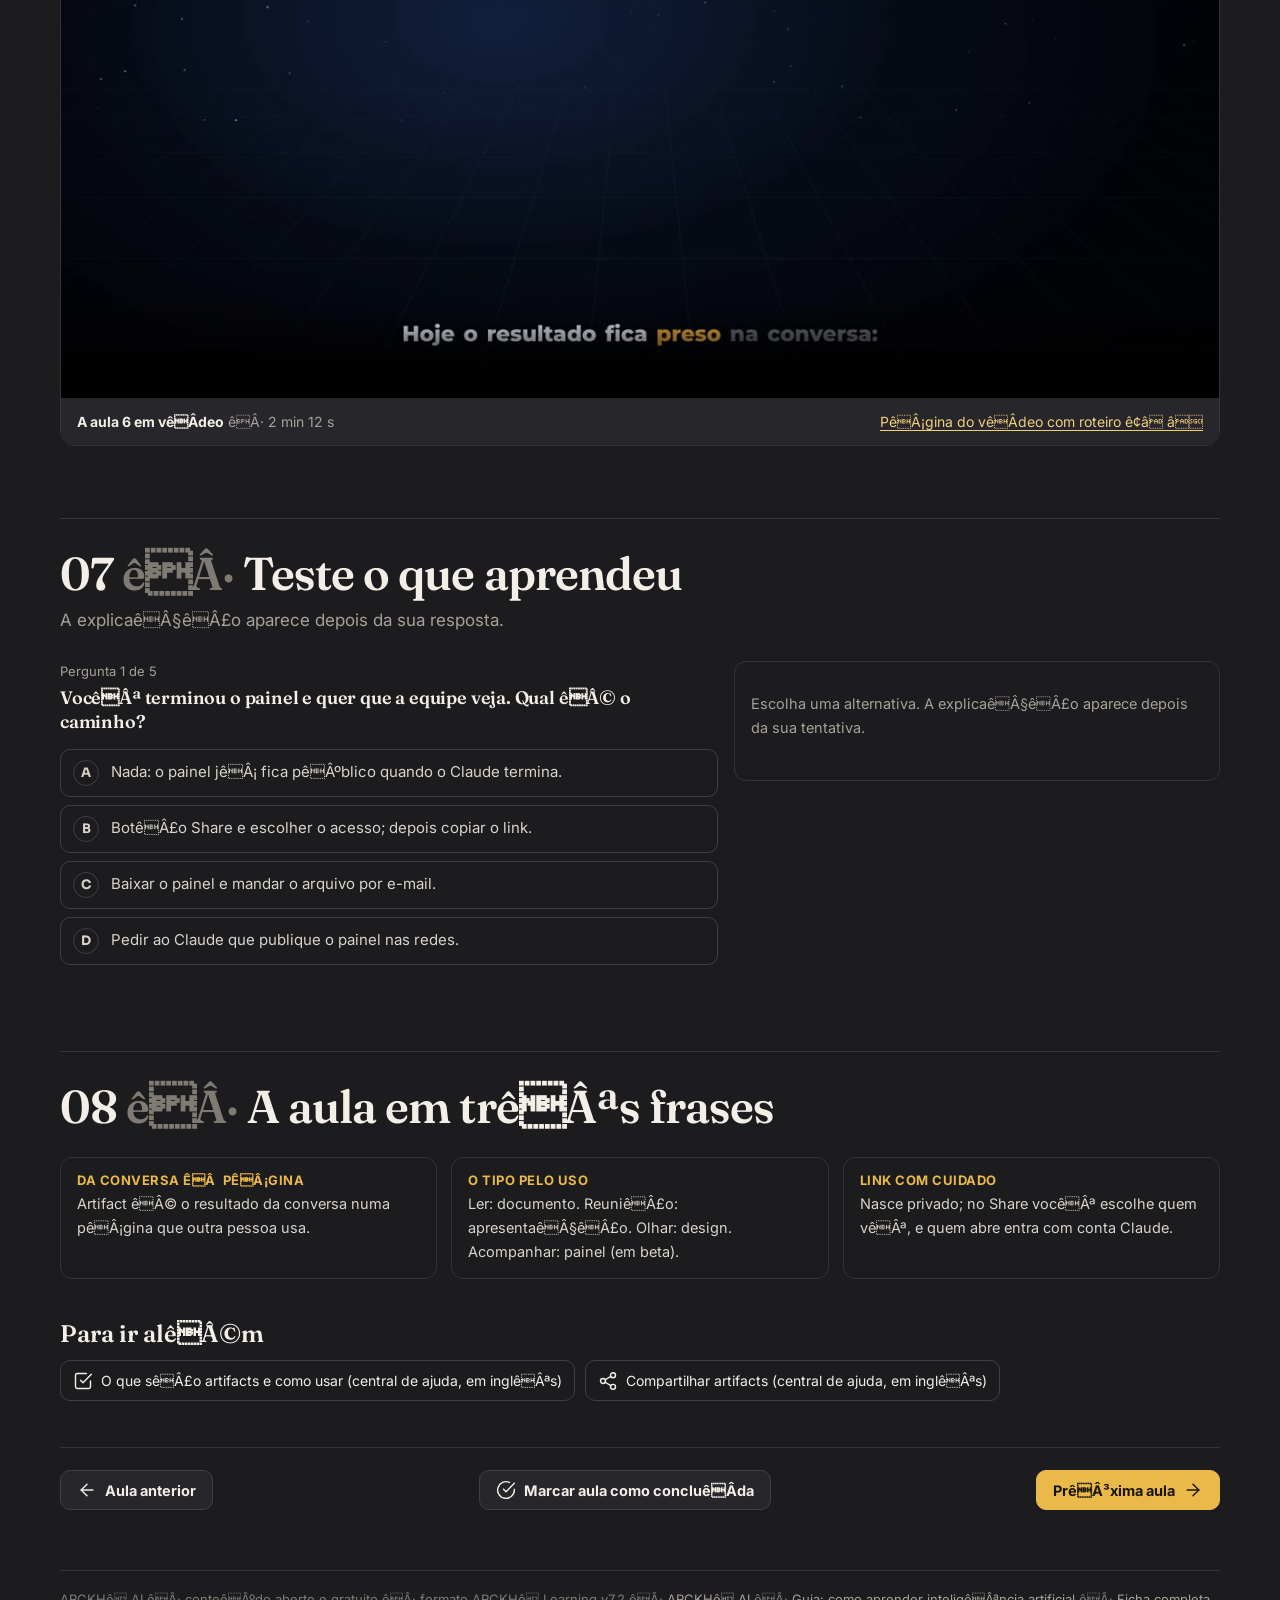
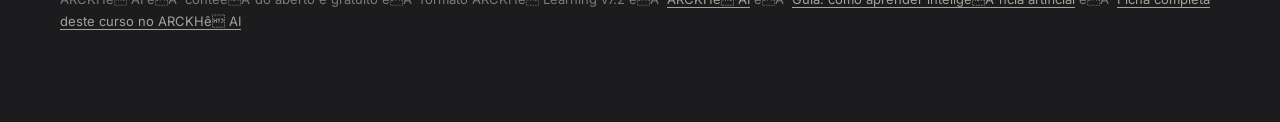
<file: aulas/artifacts/index.html>
<!DOCTYPE html>
<html lang="pt-BR">
<head>
<meta charset="utf-8"/>
<meta name="viewport" content="width=device-width, initial-scale=1"/>
<title>Artifacts: o resultado vira algo que outra pessoa usa êÂ· Claude como gestor de agentes êÂ· ARCKHê</title>
<meta name="description" content="Uma conversa boa termina num texto que sêÂ³ vocêÂª lêÂª. Um artifact termina numa pêÂ¡gina: um documento, uma apresentaêÂ§êÂ£o, um design ou um painel que abre num link. No claude.ai, ele nasce privado, vocêÂª decide com quem compartilhar, e ele pode atêÂ© responder perguntas de quem abre. êâ° assim que o trabalho das suas sessêÂµes chega ao cliente e êÂ  equipe."/>
<meta property="og:title" content="Artifacts: o resultado vira algo que outra pessoa usa êÂ· Claude como gestor de agentes êÂ· ARCKHê"/>
<meta property="og:description" content="Uma conversa boa termina num texto que sêÂ³ vocêÂª lêÂª. Um artifact termina numa pêÂ¡gina: um documento, uma apresentaêÂ§êÂ£o, um design ou um painel que abre num link. No claude.ai, ele nasce privado, vocêÂª decide com quem compartilhar, e ele pode atêÂ© responder perguntas de quem abre. êâ° assim que o trabalho das suas sessêÂµes chega ao cliente e êÂ  equipe."/>
<meta property="og:image" content="https://linnoff88-dev.github.io/
<meta name="theme-color" content="#0c0c10"/>
<link rel="icon" href="../../assets/img/favicon.svg" type="image/svg+xml"/>
<link rel="canonical" href="https://linnoff88-dev.github.io/
<link rel="preconnect" href="https://fonts.googleapis.com"/><link rel="preconnect" href="https://fonts.gstatic.com" crossorigin/>
<link href="https://fonts.googleapis.com/css2?family=Inter:wght@400;500;600;700&family=JetBrains+Mono:wght@400;600&family=Sora:wght@600;700;800&family=Fraunces:opsz,wght@9..144,500;9..144,600;9..144,700&display=swap" rel="stylesheet"/>
<link rel="stylesheet" href="../../assets/v71.css"/>
<link rel="stylesheet" href="../../assets/v72.css"/>
<meta name="generator" content="ARCKHê Learning 7.14.23"/>
<script>try{if(JSON.parse(localStorage.getItem("claude-gestor-de-agentes-v72:tema"))==="papel")document.documentElement.setAttribute("data-tema","papel")}catch(e){}</script>
</head><body data-curso="claude-gestor-de-agentes-v72" data-aula="artifacts" data-total="9" data-total-ex="28"><a class="skip" href="#conteudo">Pular para o conteêÂºdo</a><header class="topo"><div class="esq"><button type="button" class="menu-btn" aria-expanded="false" aria-controls="lado"><svg class="ico" viewBox="0 0 24 24" aria-hidden="true"><line x1="3" y1="6" x2="21" y2="6"/><line x1="3" y1="12" x2="21" y2="12"/><line x1="3" y1="18" x2="21" y2="18"/></svg><span class="sr">Aulas</span></button><a class="marca" href="../../index.html"><svg class="ico" viewBox="0 0 24 24" aria-hidden="true"><polygon points="12 2 2 7 12 12 22 7 12 2"/><polyline points="2 17 12 22 22 17"/><polyline points="2 12 12 17 22 12"/></svg><span>Claude como gestor de agentes</span></a><span class="sep">|</span><a class="club" href="https://ARCKHê AI" target="_blank" rel="noopener">ARCKHê AI</a><span class="tr">-</span><a class="pro" href="https://ARCKHê.pro" target="_blank" rel="noopener">PRO</a></div><nav class="dir" aria-label="Aulas"><a href="../../aulas/virada/index.html" class="tlink" title="A virada: de uma conversa por vez para uma equipe de sessêÂµes"><span class="curto">A1</span><span class="longo">Virada</span></a><a href="../../aulas/sessao/index.html" class="tlink" title="Uma sessêÂ£o sem perder o fio: pergunta lateral, resumo, cor e lado a lado"><span class="curto">A2</span><span class="longo">SessêÂ£o</span></a><a href="../../aulas/segundo-plano/index.html" class="tlink" title="Segundo plano: vêÂ¡rias sessêÂµes trabalhando, uma tela para ver todas"><span class="curto">A3</span><span class="longo">2êÂº plano</span></a><a href="../../aulas/sessao-gestora/index.html" class="tlink" title="A sessêÂ£o gestora: ela coordena, vocêÂª decide"><span class="curto">A4</span><span class="longo">Gestora</span></a><a href="../../aulas/nuvem/index.html" class="tlink" title="Local, segundo plano ou nuvem: onde cada trabalho roda"><span class="curto">A5</span><span class="longo">Nuvem</span></a><a href="../../aulas/artifacts/index.html" class="tlink on" aria-current="page" title="Artifacts: o resultado vira algo que outra pessoa usa"><span class="curto">A6</span><span class="longo">Artifacts</span></a><a href="../../aulas/custo/index.html" class="tlink" title="O painel de controle: custo e saêÂºde das suas sessêÂµes"><span class="curto">A7</span><span class="longo">Custo</span></a><a href="../../aulas/sistema/index.html" class="tlink" title="Seu sistema de gestêÂ£o: rotina, ciclo e limites"><span class="curto">A8</span><span class="longo">Sistema</span></a><a href="../../aulas/recursos/index.html" class="tlink" title="Guia dos recursos: o que êÂ© cada um, e um exemplo"><span class="curto">A9</span><span class="longo">Recursos</span></a><button type="button" class="tema-btn" title="Trocar tema claro/escuro"><svg class="ico sol" viewBox="0 0 24 24" aria-hidden="true"><circle cx="12" cy="12" r="4"/><path d="M12 2v2M12 20v2M4.9 4.9l1.4 1.4M17.7 17.7l1.4 1.4M2 12h2M20 12h2M4.9 19.1l1.4-1.4M17.7 6.3l1.4-1.4"/></svg><svg class="ico lua" viewBox="0 0 24 24" aria-hidden="true"><path d="M21 12.8A9 9 0 1 1 11.2 3a7 7 0 0 0 9.8 9.8z"/></svg><span class="sr">Trocar tema claro/escuro</span></button><div class="aa"><button type="button" class="aa-btn" aria-expanded="false" aria-controls="aparencia" title="AparêÂªncia">Aa</button><div class="aa-pop" id="aparencia" hidden><p>Tema</p><div class="aa-seg"><button type="button" data-tema="escuro">Escuro</button><button type="button" data-tema="papel">Papel claro</button></div><p style="margin-top:12px">Tamanho do texto</p><div class="aa-seg"><button type="button" data-escala="0.9">Aê¢Ëâ</button><button type="button" data-escala="1">A</button><button type="button" data-escala="1.12">A+</button></div></div></div></nav></header><div class="casca"><aside class="lado" id="lado" aria-label="Aulas"><a class="voltar" href="https://ARCKHê AI/"><svg class="ico" viewBox="0 0 24 24" aria-hidden="true"><line x1="19" y1="12" x2="5" y2="12"/><polyline points="12 19 5 12 12 5"/></svg>ARCKHê AI</a><p class="curso-nome">Claude como gestor de agentes</p><p class="curso-sub">De uma conversa a uma equipe de sessêÂµes</p><div class="ind"><span class="ind-rot">Estudo (aulas)</span><span class="prog-txt"><span data-pct>0</span>%</span></div><div class="prog" aria-hidden="true"><i></i></div><div class="ind"><span class="ind-rot">PrêÂ¡tica declarada</span><span class="prog-txt"><span data-prat>0</span>/28</span></div><div class="prog pratica" aria-hidden="true"><i></i></div><p class="ind-nota">PrêÂ¡tica = exercêÂ­cios que vocêÂª marcou como feitos. A comprovaêÂ§êÂ£o vem na prova da certificaêÂ§êÂ£o.</p><ol class="lista-aulas"><li><a href="../../aulas/virada/index.html" data-slug="virada" class=""><span class="st" aria-hidden="true"></span><span>1. Da conversa êÂ  gestêÂ£o<small>15 min</small></span></a></li><li><a href="../../aulas/sessao/index.html" data-slug="sessao" class=""><span class="st" aria-hidden="true"></span><span>2. Uma sessêÂ£o sem perder o fio<small>14 min</small></span></a></li><li><a href="../../aulas/segundo-plano/index.html" data-slug="segundo-plano" class=""><span class="st" aria-hidden="true"></span><span>3. SessêÂµes em 2êÂº plano<small>15 min</small></span></a></li><li><a href="../../aulas/sessao-gestora/index.html" data-slug="sessao-gestora" class=""><span class="st" aria-hidden="true"></span><span>4. SessêÂ£o gestora<small>18 min</small></span></a></li><li><a href="../../aulas/nuvem/index.html" data-slug="nuvem" class=""><span class="st" aria-hidden="true"></span><span>5. Onde cada trabalho roda<small>16 min</small></span></a></li><li><a href="../../aulas/artifacts/index.html" data-slug="artifacts" class="atual" aria-current="page"><span class="st" aria-hidden="true"></span><span>6. Do resultado ao link<small>14 min</small></span></a></li><li><a href="../../aulas/custo/index.html" data-slug="custo" class=""><span class="st" aria-hidden="true"></span><span>7. Custo e saêÂºde<small>20 min</small></span></a></li><li><a href="../../aulas/sistema/index.html" data-slug="sistema" class=""><span class="st" aria-hidden="true"></span><span>8. Seu sistema<small>18 min</small></span></a></li><li><a href="../../aulas/recursos/index.html" data-slug="recursos" class=""><span class="st" aria-hidden="true"></span><span>9. Guia dos recursos<small>15 min</small></span></a></li></ol><div class="estudo"><p class="es-tit">Seu estudo</p><details class="es-bloco" data-es="desempenho"><summary><svg class="ico" viewBox="0 0 24 24" aria-hidden="true"><line x1="18" y1="20" x2="18" y2="10"/><line x1="12" y1="20" x2="12" y2="4"/><line x1="6" y1="20" x2="6" y2="14"/></svg><span>Desempenho nos testes</span><span class="es-cont" data-es-cont="desempenho"></span></summary><div class="es-corpo" data-es-corpo="desempenho"></div></details><details class="es-bloco" data-es="notas"><summary><svg class="ico" viewBox="0 0 24 24" aria-hidden="true"><path d="M12 20h9"/><path d="M16.5 3.5a2.1 2.1 0 0 1 3 3L7 19l-4 1 1-4z"/></svg><span>Minhas anotaêÂ§êÂµes</span><span class="es-cont" data-es-cont="notas"></span></summary><div class="es-corpo" data-es-corpo="notas"></div></details><details class="es-bloco" data-es="dados"><summary><svg class="ico" viewBox="0 0 24 24" aria-hidden="true"><ellipse cx="12" cy="5" rx="8" ry="3"/><path d="M4 5v14c0 1.7 3.6 3 8 3s8-1.3 8-3V5"/><path d="M4 12c0 1.7 3.6 3 8 3s8-1.3 8-3"/></svg><span>Copiar meus dados</span><span class="es-cont" data-es-cont="dados"></span></summary><div class="es-corpo" data-es-corpo="dados"><p class="es-exp">Seu progresso, suas anotaêÂ§êÂµes e as notas dos testes ficam sêÂ³ neste navegador. Baixe uma cêÂ³pia (.json) para guardar ou para continuar em outro computador ou navegador; lêÂ¡, carregue a cêÂ³pia. Carregar soma com o que jêÂ¡ existe e nêÂ£o apaga nada.</p><div class="es-acoes"><button type="button" class="es-btn es-exportar"><svg class="ico" viewBox="0 0 24 24" aria-hidden="true"><path d="M21 15v4a2 2 0 0 1-2 2H5a2 2 0 0 1-2-2v-4"/><polyline points="7 10 12 15 17 10"/><line x1="12" y1="15" x2="12" y2="3"/></svg>Baixar cêÂ³pia</button><label class="es-btn es-importar"><svg class="ico" viewBox="0 0 24 24" aria-hidden="true"><path d="M21 15v4a2 2 0 0 1-2 2H5a2 2 0 0 1-2-2v-4"/><polyline points="17 8 12 3 7 8"/><line x1="12" y1="3" x2="12" y2="15"/></svg>Carregar cêÂ³pia<input type="file" class="sr" accept=".json,application/json"/></label></div><p class="es-msg" aria-live="polite"></p></div></details></div><script type="application/json" id="estudo-dados">{"txt": {"titulo": "Seu estudo", "continuar": "Continuar de onde parei", "comecar": "ComeêÂ§ar pela aula 1", "cta_continuar": "Continuar a aula {n}", "hoje": "hoje", "ontem": "ontem", "ha_dias": "hêÂ¡ {n} dias", "desempenho": "Desempenho nos testes", "notas": "Minhas anotaêÂ§êÂµes", "dados": "Copiar meus dados", "sem_testes": "Nenhum teste feito ainda. O teste fica no fim de cada aula.", "nao_fez": "teste ainda nêÂ£o feito", "ultimo": "êÅ¡ltimo", "melhor": "Melhor", "tentativas": "tentativas", "tentativa": "tentativa", "tudo_certo": "Acertou tudo no êÂºltimo teste.", "rever": "Para rever", "resposta": "Resposta certa:", "ir_teste": "Refazer o teste", "sem_notas": "Nenhuma anotaêÂ§êÂ£o ainda. Na aula, selecione um trecho do texto e toque em Marcar ou Anotar.", "so_marcado": "(sêÂ³ marcado)", "marcar": "Marcar", "anotar": "Anotar", "salvar": "Salvar", "apagar": "Apagar marca", "fechar": "Fechar", "nota_ph": "Escreva sua anotaêÂ§êÂ£o sobre este trechoê¢â¬Â¦", "um_bloco": "Marque dentro de um parêÂ¡grafo sêÂ³.", "nao_marca": "Este trecho nêÂ£o pode ser marcado.", "dados_exp": "Seu progresso, suas anotaêÂ§êÂµes e as notas dos testes ficam sêÂ³ neste navegador. Baixe uma cêÂ³pia (.json) para guardar ou para continuar em outro computador ou navegador; lêÂ¡, carregue a cêÂ³pia. Carregar soma com o que jêÂ¡ existe e nêÂ£o apaga nada.", "exportar": "Baixar cêÂ³pia", "importar": "Carregar cêÂ³pia", "import_ok": "CêÂ³pia carregada ({n} itens). Atualizando a pêÂ¡ginaê¢â¬Â¦", "import_erro": "Arquivo nêÂ£o reconhecido. Nada foi alterado.", "import_outro": "Esta cêÂ³pia êÂ© de outro curso. Nada foi alterado.", "export_ok": "CêÂ³pia baixada."}, "aulas": [{"slug": "virada", "num": 1, "t": "Da conversa êÂ  gestêÂ£o", "quiz": {"sec": "s9", "perguntas": [{"p": "O que muda no seu papel quando vocêÂª passa do agente para a gestêÂ£o de agentes?", "certa": "VocêÂª coordena vêÂ¡rias sessêÂµes e entra sêÂ³ nas decisêÂµes."}, {"p": "O que êÂ© uma sessêÂ£o, no sentido deste curso?", "certa": "Uma conversa do Claude com o seu prêÂ³prio histêÂ³rico, independente das outras."}, {"p": "A Ana quer ver numa tela sêÂ³ quais sessêÂµes terminaram e qual estêÂ¡ esperando por ela. Em que grupo isso estêÂ¡?", "certa": "Ver, com a agent view."}, {"p": "Qual destes recursos estêÂ¡ marcado como experimental e vem desligado por padrêÂ£o?", "certa": "Agent teams."}, {"p": "Rodar vêÂ¡rias sessêÂµes ao mesmo tempo jêÂ¡ êÂ© uma plataforma completa de gestêÂ£o de agentes?", "certa": "NêÂ£o: permissêÂµes, custo, filas, mêÂ©tricas e recuperaêÂ§êÂ£o de falhas ainda sêÂ£o montados por vocêÂª."}]}}, {"slug": "sessao", "num": 2, "t": "Uma sessêÂ£o sem perder o fio", "quiz": {"sec": "s6", "perguntas": [{"p": "No meio de uma tarefa, vocêÂª quer tirar uma dêÂºvida rêÂ¡pida sem desviar a conversa. O que usar?", "certa": "/btw seguido da pergunta."}, {"p": "VocêÂª pergunta com /btw: \"pesquise na internet o preêÂ§o do concorrente\". O que acontece?", "certa": "Ele nêÂ£o pesquisa: o /btw responde sêÂ³ com o que a sessêÂ£o jêÂ¡ tem, sem ferramentas."}, {"p": "Para que serve o /recap?", "certa": "Dar um resumo de uma linha do que a sessêÂ£o fez, na hora."}, {"p": "No app Desktop, como abrir uma segunda sessêÂ£o lado a lado com a atual?", "certa": "Alt+clique (Option no Mac) na sessêÂ£o da barra lateral."}, {"p": "Por que dar uma cor a cada sessêÂ£o com /color?", "certa": "Para reconhecer a sessêÂ£o de relance, inclusive na agent view."}]}}, {"slug": "segundo-plano", "num": 3, "t": "SessêÂµes em 2êÂº plano", "quiz": {"sec": "s7", "perguntas": [{"p": "VocêÂª quer que o Claude resuma um relatêÂ³rio enquanto vocêÂª faz outra coisa. Qual comando?", "certa": "claude --bg \"Resuma o relatêÂ³rio\""}, {"p": "Na agent view, em que grupo aparece a sessêÂ£o que estêÂ¡ esperando vocêÂª responder?", "certa": "Needs input"}, {"p": "VocêÂª fechou o terminal com duas sessêÂµes em segundo plano. O que acontece?", "certa": "Continuam rodando, com o computador ligado."}, {"p": "Como ver sêÂ³ as sessêÂµes que estêÂ£o esperando por vocêÂª?", "certa": "Digitar s:blocked na caixa da agent view."}, {"p": "Uma sessêÂ£o em segundo plano criou trêÂªs subagentes por dentro. Quantas linhas novas aparecem na agent view?", "certa": "Nenhuma alêÂ©m da prêÂ³pria sessêÂ£o."}]}}, {"slug": "sessao-gestora", "num": 4, "t": "SessêÂ£o gestora", "quiz": {"sec": "s8", "perguntas": [{"p": "O que êÂ© a sessêÂ£o gestora neste curso?", "certa": "Um papel: acompanhar as sessêÂµes, resolver o pequeno e subir o grande."}, {"p": "Qual caminho roda as tarefas sem o seu computador ligado?", "certa": "Projects, com threads na nuvem."}, {"p": "VocêÂª usa sêÂ³ o app Desktop, sem terminal. Como saber qual sessêÂ£o estêÂ¡ esperando por vocêÂª?", "certa": "Perguntar numa sessêÂ£o da aba Code, em linguagem simples."}, {"p": "A gestora da Ana pergunta se pode mandar o relatêÂ³rio pronto direto para a padaria. Pelas instruêÂ§êÂµes da Ana, o que acontece?", "certa": "Espera o OK da Ana."}, {"p": "Por que o status vem em trêÂªs estados (concluêÂ­do, bloqueado, precisa de vocêÂª)?", "certa": "Para vocêÂª bater o olho e agir sêÂ³ no que precisa de vocêÂª."}]}}, {"slug": "nuvem", "num": 5, "t": "Onde cada trabalho roda", "quiz": {"sec": "s7", "perguntas": [{"p": "VocêÂª desliga o notebook e vai embora. Qual trabalho continua andando?", "certa": "A thread de um projeto rodando na nuvem."}, {"p": "A Ana vai fazer o relatêÂ³rio semanal da padaria com as vendas da semana. Pela regra do curso, onde isso roda?", "certa": "No computador dela: local ou em segundo plano."}, {"p": "O que vocêÂª escreve nas instruêÂ§êÂµes do projeto?", "certa": "Para que serve, onde trabalhar, como conferir, o que fazer se faltar algo e o que precisa do seu OK."}, {"p": "VocêÂª abre a barra lateral e nêÂ£o encontra os Projects. O que isso quer dizer?", "certa": "A beta libera aos poucos: entre na lista de espera."}, {"p": "Uma thread do projeto precisa de um arquivo que vocêÂª nêÂ£o quer guardar na nuvem. O que fazer?", "certa": "Pedir que ela rode no seu computador (Work locally), ligado e acordado."}]}}, {"slug": "artifacts", "num": 6, "t": "Do resultado ao link", "quiz": {"sec": "s7", "perguntas": [{"p": "VocêÂª terminou o painel e quer que a equipe veja. Qual êÂ© o caminho?", "certa": "BotêÂ£o Share e escolher o acesso; depois copiar o link."}, {"p": "A Ana compartilhou um painel novo pelo botêÂ£o Share com a dona da padaria. O que a dona precisa para abrir?", "certa": "Entrar com uma conta Claude."}, {"p": "Quais tipos de artifact ainda estêÂ£o em beta?", "certa": "PainêÂ©is e Motion."}, {"p": "A Ana vai mostrar êÂ  dona da padaria, numa reuniêÂ£o, o resultado do mêÂªs em 6 telas. Qual tipo serve melhor?", "certa": "ApresentaêÂ§êÂ£o (Slides)."}, {"p": "O que êÂ© a IA embutida num artifact?", "certa": "Perguntas em linguagem natural feitas dentro da prêÂ³pria pêÂ¡gina."}]}}, {"slug": "custo", "num": 7, "t": "Custo e saêÂºde", "quiz": {"sec": "s10", "perguntas": [{"p": "Por que trêÂªs sessêÂµes abertas ao mesmo tempo gastam mais do que uma?", "certa": "Porque cada sessêÂ£o tem o prêÂ³prio contexto, lido a cada mensagem."}, {"p": "Qual comando mostra quanto do limite do plano vocêÂª jêÂ¡ usou?", "certa": "/usage, com o custo da sessêÂ£o e o uso do plano."}, {"p": "Ana tem uma sessêÂ£o que sêÂ³ gera legendas de foto. O que fazer com o /advisor nela?", "certa": "Deixar desligado: modelo forte êÂ© para decisêÂµes grandes."}, {"p": "Antes de instalar um mod, o que fazer?", "certa": "Rodar claude plugin validate e ler os eventos e o que ele pede."}, {"p": "VocêÂª rodou /skill-doctor e o relatêÂ³rio veio vazio. O que isso quer dizer?", "certa": "Que vocêÂª nêÂ£o tem skill instalada, e estêÂ¡ tudo bem."}]}}, {"slug": "sistema", "num": 8, "t": "Seu sistema", "quiz": {"sec": "s8", "perguntas": [{"p": "Qual a ordem do ciclo antes de dar uma entrega como pronta?", "certa": "Observar, criticar, otimizar e validar, nessa ordem."}, {"p": "De manhêÂ£, como Ana vêÂª sêÂ³ as sessêÂµes que esperam por ela?", "certa": "Na agent view, digita s:blocked na caixa de filtro."}, {"p": "Qual destas êÂ© uma regra de pronto que dêÂ¡ para conferir?", "certa": "Cada post cita o horêÂ¡rio, e a clêÂ­nica aprova."}, {"p": "Gerenciar vêÂ¡rias sessêÂµes êÂ© o mesmo que ter uma plataforma completa de gestêÂ£o de agentes?", "certa": "NêÂ£o: faltam peêÂ§as como permissêÂµes, filas e auditoria."}, {"p": "Por que registrar uma linha por entrega?", "certa": "Para saber, depois, quem fez o quêÂª e o que vocêÂª mudou."}]}}, {"slug": "recursos", "num": 9, "t": "Guia dos recursos", "quiz": {"sec": "s9", "perguntas": [{"p": "Ana quer ver, numa tela sêÂ³, qual das trêÂªs sessêÂµes em segundo plano estêÂ¡ esperando por ela. O que ela usa?", "certa": "claude agents, que mostra todas as sessêÂµes e quem estêÂ¡ em Needs input."}, {"p": "Ana vai viajar e quer que os posts da clêÂ­nica continuem sendo feitos com o computador dela desligado. Qual recurso serve?", "certa": "Uma thread de um projeto no Projects, rodando na nuvem."}, {"p": "Qual destes recursos êÂ© experimental e vem desligado?", "certa": "Agent teams."}, {"p": "Ana baixou um mod e quer saber o que ele faz sozinho antes de instalar. Qual comando ela roda?", "certa": "claude plugin validate ./pasta-do-mod"}]}}]}</script><div class="lado-card">Ideia central<b>VocêÂª deixa de conversar e passa a coordenar</b>VêÂ¡rias sessêÂµes trabalhando, uma visêÂ£o que mostra quem precisa de vocêÂª, e as suas decisêÂµes no centro.<br/><a href="https://linnoff88-dev.github.io/ target="_blank" rel="noopener">Ir para a sessêÂ£o gestora ê¢â â</a></div></aside><main class="principal" id="conteudo"><div class="miolo" data-competencias="escolher-tipo-de-artifact;pedir-um-artifact;compartilhar-com-cuidado"><div class="aula-hero com-img"><div class="ah-txt"><nav class="pontos" aria-label="Aulas"><a href="../../aulas/virada/index.html" class="pt" data-slug="virada" title="A virada: de uma conversa por vez para uma equipe de sessêÂµes"><span class="sr">A virada: de uma conversa por vez para uma equipe de sessêÂµes</span></a><a href="../../aulas/sessao/index.html" class="pt" data-slug="sessao" title="Uma sessêÂ£o sem perder o fio: pergunta lateral, resumo, cor e lado a lado"><span class="sr">Uma sessêÂ£o sem perder o fio: pergunta lateral, resumo, cor e lado a lado</span></a><a href="../../aulas/segundo-plano/index.html" class="pt" data-slug="segundo-plano" title="Segundo plano: vêÂ¡rias sessêÂµes trabalhando, uma tela para ver todas"><span class="sr">Segundo plano: vêÂ¡rias sessêÂµes trabalhando, uma tela para ver todas</span></a><a href="../../aulas/sessao-gestora/index.html" class="pt" data-slug="sessao-gestora" title="A sessêÂ£o gestora: ela coordena, vocêÂª decide"><span class="sr">A sessêÂ£o gestora: ela coordena, vocêÂª decide</span></a><a href="../../aulas/nuvem/index.html" class="pt" data-slug="nuvem" title="Local, segundo plano ou nuvem: onde cada trabalho roda"><span class="sr">Local, segundo plano ou nuvem: onde cada trabalho roda</span></a><a href="../../aulas/artifacts/index.html" class="pt on" data-slug="artifacts" title="Artifacts: o resultado vira algo que outra pessoa usa"><span class="sr">Artifacts: o resultado vira algo que outra pessoa usa</span></a><a href="../../aulas/custo/index.html" class="pt" data-slug="custo" title="O painel de controle: custo e saêÂºde das suas sessêÂµes"><span class="sr">O painel de controle: custo e saêÂºde das suas sessêÂµes</span></a><a href="../../aulas/sistema/index.html" class="pt" data-slug="sistema" title="Seu sistema de gestêÂ£o: rotina, ciclo e limites"><span class="sr">Seu sistema de gestêÂ£o: rotina, ciclo e limites</span></a><a href="../../aulas/recursos/index.html" class="pt" data-slug="recursos" title="Guia dos recursos: o que êÂ© cada um, e um exemplo"><span class="sr">Guia dos recursos: o que êÂ© cada um, e um exemplo</span></a></nav><p class="kicker">Aula 6 êÂ· 14 min</p><h1>Artifacts: o resultado vira algo que outra pessoa usa</h1><p class="lead">Uma conversa boa termina num texto que sêÂ³ vocêÂª lêÂª. Um artifact termina numa pêÂ¡gina: um documento, uma apresentaêÂ§êÂ£o, um design ou um painel que abre num link. No claude.ai, ele nasce privado, vocêÂª decide com quem compartilhar, e ele pode atêÂ© responder perguntas de quem abre. êâ° assim que o trabalho das suas sessêÂµes chega ao cliente e êÂ  equipe.</p><a class="comecar" href="#s1">ComeêÂ§ar a aula <svg class="ico" viewBox="0 0 24 24" aria-hidden="true"><line x1="5" y1="12" x2="19" y2="12"/><polyline points="12 5 19 12 12 19"/></svg></a></div><figure class="ah-img"><img src="../../assets/img/hero/artifacts.jpg" alt="Um homem aponta para um painel com grêÂ¡ficos numa tela grande, ao lado de um robêÂ´ humanoide, segurando um tablet." width="1536" height="1024"/></figure></div><div class="nesta2"><h2>Nesta aula vocêÂª vai</h2><ol><li><b class="dn">1</b><span>O que êÂ© um artifact e de onde ele sai</span></li><li><b class="dn">2</b><span>Qual tipo escolher: documento, apresentaêÂ§êÂ£o, design ou painel</span></li><li><b class="dn">3</b><span>Compartilhar por link sem abrir demais</span></li><li><b class="dn">4</b><span>Montar um painel de status das suas tarefas</span></li></ol><p class="objetivo"><b>Objetivo:</b> transformar o resultado de uma conversa em documento, apresentaêÂ§êÂ£o, design ou painel que outra pessoa usa.</p></div><section class="secao" id="s1"><div class="sec-cab"><div><h2><span class="sn">01</span><span class="sp" aria-hidden="true"> êÂ· </span>Da conversa ao link</h2><p>Toque ou clique em cada etapa.</p></div></div><div class="scrolly dg-bloco"><div class="sc-fig"><p class="sc-tit" aria-hidden="true"><span class="sc-aula">Aula 6</span><span class="sn">01</span><span class="sp"> êÂ· </span><span class="sc-t">Da conversa ao link</span><span class="sc-sub">Toque ou clique em cada etapa.</span></p><div class="painel"><div class="dg fluxo"><button type="button" class="dg-no" aria-pressed="false"><span class="cab"><b class="dn">1</b><span class="ic"><svg class="ico" viewBox="0 0 24 24" aria-hidden="true"><path d="M21 15a2 2 0 0 1-2 2H7l-4 4V5a2 2 0 0 1 2-2h14a2 2 0 0 1 2 2z"/></svg></span><span class="nome">Conversa</span></span><span class="sub">o resultado</span><ul><li><svg class="ico" viewBox="0 0 24 24" aria-hidden="true"><circle cx="12" cy="12" r="10"/><circle cx="12" cy="12" r="6"/><circle cx="12" cy="12" r="2"/></svg><span>texto, nêÂºmeros</span></li><li><svg class="ico" viewBox="0 0 24 24" aria-hidden="true"><circle cx="12" cy="12" r="10"/><circle cx="12" cy="12" r="6"/><circle cx="12" cy="12" r="2"/></svg><span>status</span></li></ul><template><b>Conversa.</b> Tudo comeêÂ§a numa conversa no claude.ai: um relatêÂ³rio, os nêÂºmeros do mêÂªs, o status das tarefas. Enquanto fica sêÂ³ na conversa, o resultado serve para vocêÂª. Para servir a outra pessoa, ele precisa sair dali.</template></button><span class="dg-seta" aria-hidden="true"><svg viewBox="0 0 48 14"><line x1="2" y1="7" x2="40" y2="7"/><path d="M36 2 L45 7 L36 12"/></svg><i class="pulso"></i></span><button type="button" class="dg-no forte" aria-pressed="false"><span class="cab"><b class="dn">2</b><span class="ic"><svg class="ico" viewBox="0 0 24 24" aria-hidden="true"><polygon points="12 2 2 7 12 12 22 7 12 2"/><polyline points="2 17 12 22 22 17"/><polyline points="2 12 12 17 22 12"/></svg></span><span class="nome">Artifact</span></span><span class="sub">uma pêÂ¡gina</span><ul><li><svg class="ico" viewBox="0 0 24 24" aria-hidden="true"><circle cx="12" cy="12" r="10"/><circle cx="12" cy="12" r="6"/><circle cx="12" cy="12" r="2"/></svg><span>Docs</span></li><li><svg class="ico" viewBox="0 0 24 24" aria-hidden="true"><circle cx="12" cy="12" r="10"/><circle cx="12" cy="12" r="6"/><circle cx="12" cy="12" r="2"/></svg><span>Slides</span></li><li><svg class="ico" viewBox="0 0 24 24" aria-hidden="true"><circle cx="12" cy="12" r="10"/><circle cx="12" cy="12" r="6"/><circle cx="12" cy="12" r="2"/></svg><span>Design</span></li><li><svg class="ico" viewBox="0 0 24 24" aria-hidden="true"><circle cx="12" cy="12" r="10"/><circle cx="12" cy="12" r="6"/><circle cx="12" cy="12" r="2"/></svg><span>painel (beta)</span></li></ul><template><b>Artifact.</b> Artifact êÂ© uma pêÂ¡gina que o Claude monta a partir da conversa e que abre fora dela. Documentos (Docs), apresentaêÂ§êÂµes (Slides) e designs (Design) jêÂ¡ saêÂ­ram do beta. PainêÂ©is (dashboards) e Motion, um vêÂ­deo animado feito em cêÂ³digo que exporta MP4, ainda estêÂ£o em beta.</template></button><span class="dg-seta" aria-hidden="true"><svg viewBox="0 0 48 14"><line x1="2" y1="7" x2="40" y2="7"/><path d="M36 2 L45 7 L36 12"/></svg><i class="pulso"></i></span><button type="button" class="dg-no" aria-pressed="false"><span class="cab"><b class="dn">3</b><span class="ic"><svg class="ico" viewBox="0 0 24 24" aria-hidden="true"><circle cx="18" cy="5" r="3"/><circle cx="6" cy="12" r="3"/><circle cx="18" cy="19" r="3"/><line x1="8.6" y1="13.5" x2="15.4" y2="17.5"/><line x1="15.4" y1="6.5" x2="8.6" y2="10.5"/></svg></span><span class="nome">Link</span></span><span class="sub">privado primeiro</span><ul><li><svg class="ico" viewBox="0 0 24 24" aria-hidden="true"><circle cx="12" cy="12" r="10"/><circle cx="12" cy="12" r="6"/><circle cx="12" cy="12" r="2"/></svg><span>botêÂ£o Share</span></li><li><svg class="ico" viewBox="0 0 24 24" aria-hidden="true"><circle cx="12" cy="12" r="10"/><circle cx="12" cy="12" r="6"/><circle cx="12" cy="12" r="2"/></svg><span>vocêÂª decide</span></li></ul><template><b>Link.</b> O artifact nasce privado: sêÂ³ vocêÂª vêÂª. Para mostrar a alguêÂ©m, vocêÂª usa o botêÂ£o Share e escolhe o acesso. Artifact que usa o Claude ou conecta seus apps nêÂ£o pode ficar aberto para qualquer um com o link. O passo a passo estêÂ¡ logo abaixo.</template></button><span class="dg-seta" aria-hidden="true"><svg viewBox="0 0 48 14"><line x1="2" y1="7" x2="40" y2="7"/><path d="M36 2 L45 7 L36 12"/></svg><i class="pulso"></i></span><button type="button" class="dg-no" aria-pressed="false"><span class="cab"><b class="dn">4</b><span class="ic"><svg class="ico" viewBox="0 0 24 24" aria-hidden="true"><path d="M9 3a3 3 0 0 0-3 3 3 3 0 0 0-2 5 3 3 0 0 0 1 5 3 3 0 0 0 4 4V3z"/><path d="M15 3a3 3 0 0 1 3 3 3 3 0 0 1 2 5 3 3 0 0 1-1 5 3 3 0 0 1-4 4V3z"/></svg></span><span class="nome">IA dentro</span></span><span class="sub">perguntas</span><ul><li><svg class="ico" viewBox="0 0 24 24" aria-hidden="true"><circle cx="12" cy="12" r="10"/><circle cx="12" cy="12" r="6"/><circle cx="12" cy="12" r="2"/></svg><span>linguagem natural</span></li></ul><template><b>IA dentro.</b> Um artifact pode ter IA embutida: quem abre faz perguntas em linguagem natural dentro da prêÂ³pria pêÂ¡gina. Num painel de status, a dona da padaria pergunta "o que estêÂ¡ atrasado?" e nêÂ£o precisa ler tudo.</template></button></div><nav class="sc-nav" aria-label="Etapas"><button type="button" class="sc-ir" data-ir="0" title="Conversa"><b>1</b><span>Conversa</span></button><button type="button" class="sc-ir" data-ir="1" title="Artifact"><b>2</b><span>Artifact</span></button><button type="button" class="sc-ir" data-ir="2" title="Link"><b>3</b><span>Link</span></button><button type="button" class="sc-ir" data-ir="3" title="IA dentro"><b>4</b><span>IA dentro</span></button><button type="button" class="sc-ir" data-ir="4" title="O resultado sai da conversa"><b>5</b><span>O resultado sai da conversa</span></button></nav><div class="sc-cap" aria-hidden="true"><span class="sc-n">1/5</span><h3>Conversa</h3><p>Tudo comeêÂ§a numa conversa no claude.ai: um relatêÂ³rio, os nêÂºmeros do mêÂªs, o status das tarefas. Enquanto fica sêÂ³ na conversa, o resultado serve para vocêÂª. Para servir a outra pessoa, ele precisa sair dali.</p></div><p class="sc-dica"><svg class="ico" viewBox="0 0 24 24" aria-hidden="true"><line x1="5" y1="12" x2="19" y2="12"/><polyline points="12 5 19 12 12 19"/></svg>Role a pêÂ¡gina: cada etapa abaixo acende a sua parte do diagrama.</p></div></div><ol class="sc-passos"><li class="sc-passo" data-foco="0"><span class="sc-n">1/5</span><h3>Conversa</h3><p>Tudo comeêÂ§a numa conversa no claude.ai: um relatêÂ³rio, os nêÂºmeros do mêÂªs, o status das tarefas. Enquanto fica sêÂ³ na conversa, o resultado serve para vocêÂª. Para servir a outra pessoa, ele precisa sair dali.</p></li><li class="sc-passo" data-foco="1"><span class="sc-n">2/5</span><h3>Artifact</h3><p>Artifact êÂ© uma pêÂ¡gina que o Claude monta a partir da conversa e que abre fora dela. Documentos (Docs), apresentaêÂ§êÂµes (Slides) e designs (Design) jêÂ¡ saêÂ­ram do beta. PainêÂ©is (dashboards) e Motion, um vêÂ­deo animado feito em cêÂ³digo que exporta MP4, ainda estêÂ£o em beta.</p></li><li class="sc-passo" data-foco="2"><span class="sc-n">3/5</span><h3>Link</h3><p>O artifact nasce privado: sêÂ³ vocêÂª vêÂª. Para mostrar a alguêÂ©m, vocêÂª usa o botêÂ£o Share e escolhe o acesso. Artifact que usa o Claude ou conecta seus apps nêÂ£o pode ficar aberto para qualquer um com o link. O passo a passo estêÂ¡ logo abaixo.</p></li><li class="sc-passo" data-foco="3"><span class="sc-n">4/5</span><h3>IA dentro</h3><p>Um artifact pode ter IA embutida: quem abre faz perguntas em linguagem natural dentro da prêÂ³pria pêÂ¡gina. Num painel de status, a dona da padaria pergunta "o que estêÂ¡ atrasado?" e nêÂ£o precisa ler tudo.</p></li><li class="sc-passo" data-foco="0,1,2,3"><span class="sc-n">5/5</span><h3>O resultado sai da conversa</h3><p>Conversa vira pêÂ¡gina, pêÂ¡gina vira link, e o link êÂ© seu atêÂ© vocêÂª decidir abrir para alguêÂ©m. As suas sessêÂµes produzem; o artifact mostra.</p></li></ol><p class="dg-legenda">A conversa produz, o artifact entrega, o link decide quem vêÂª.</p></div></section><section class="secao" id="s2"><div class="sec-cab"><div><h2><span class="sn">02</span><span class="sp" aria-hidden="true"> êÂ· </span>Qual tipo escolher</h2><p>Exemplo contêÂ­nuo: a Ana tem uma agêÂªncia com 3 clientes (padaria, clêÂ­nica e loja de roupas).</p></div></div><div class="passos"><div class="passos-tabs" role="tablist" style="--n:4"><button type="button" class="ptab" role="tab" data-alvo="p0" aria-selected="true"><span class="pn">1</span><span><b>Documento</b><small>Docs</small></span></button><button type="button" class="ptab" role="tab" data-alvo="p1" aria-selected="false"><span class="pn">2</span><span><b>ApresentaêÂ§êÂ£o</b><small>Slides</small></span></button><button type="button" class="ptab" role="tab" data-alvo="p2" aria-selected="false"><span class="pn">3</span><span><b>Design</b><small>peêÂ§a visual</small></span></button><button type="button" class="ptab" role="tab" data-alvo="p3" aria-selected="false"><span class="pn">4</span><span><b>Painel e Motion</b><small>em beta</small></span></button></div><div class="pcorpo" data-painel="p0"><div><h3>1. Documento</h3><p>Para texto que alguêÂ©m vai ler e passar adiante: relatêÂ³rio, proposta, ata, manual.</p><p>Pergunte a si mesmo: a pessoa vai ler com calma, no tempo dela? EntêÂ£o êÂ© documento.</p></div><div class="ex"><span class="rot">Na agêÂªncia da Ana</span><q>O relatêÂ³rio semanal da padaria, com as vendas e as recomendaêÂ§êÂµes da semana.</q></div></div><div class="pcorpo" data-painel="p1" hidden><div><h3>2. ApresentaêÂ§êÂ£o</h3><p>Para mostrar em reuniêÂ£o, uma ideia por tela.</p><p>Se vocêÂª vai falar por cima e a pessoa vai olhar enquanto vocêÂª fala, êÂ© apresentaêÂ§êÂ£o.</p></div><div class="ex"><span class="rot">Na agêÂªncia da Ana</span><q>Seis telas com o resultado do mêÂªs para a reuniêÂ£o com a dona da padaria.</q></div></div><div class="pcorpo" data-painel="p2" hidden><div><h3>3. Design</h3><p>Para uma peêÂ§a que se olha mais do que se lêÂª: um post, um cartaz, uma capa.</p><p>O texto êÂ© curto e o visual manda.</p></div><div class="ex"><span class="rot">Na agêÂªncia da Ana</span><q>A capa do relatêÂ³rio da padaria e uma arte para os posts da semana da clêÂ­nica.</q></div></div><div class="pcorpo" data-painel="p3" hidden><div><h3>4. Painel e Motion</h3><p>Painel (dashboard) êÂ© para acompanhar: nêÂºmeros e status que mudam e que alguêÂ©m consulta toda semana. Motion êÂ© um vêÂ­deo animado feito em cêÂ³digo, que exporta MP4.</p><p>Os dois ainda estêÂ£o em beta: podem nêÂ£o aparecer para vocêÂª ou mudar. Se o painel nêÂ£o estiver disponêÂ­vel, peêÂ§a o mesmo conteêÂºdo como documento.</p></div><div class="ex"><span class="rot">Na agêÂªncia da Ana</span><q>Um painel com o status das 3 tarefas (relatêÂ³rio da padaria, posts da clêÂ­nica, planilha de preêÂ§os da loja), que a equipe abre toda segunda.</q></div></div></div></section><section class="secao" id="s3"><div class="sec-cab"><div><h2><span class="sn">03</span><span class="sp" aria-hidden="true"> êÂ· </span>Onde compartilhar</h2><p>No claude.ai, com o artifact aberto.</p></div></div><div class="passos"><div class="passos-tabs" role="tablist" style="--n:4"><button type="button" class="ptab" role="tab" data-alvo="p0" aria-selected="true"><span class="pn">1</span><span><b>BotêÂ£o Share</b><small>no artifact</small></span></button><button type="button" class="ptab" role="tab" data-alvo="p1" aria-selected="false"><span class="pn">2</span><span><b>Escolher o acesso</b><small>quem vêÂª</small></span></button><button type="button" class="ptab" role="tab" data-alvo="p2" aria-selected="false"><span class="pn">3</span><span><b>O limite</b><small>Claude ou apps</small></span></button><button type="button" class="ptab" role="tab" data-alvo="p3" aria-selected="false"><span class="pn">4</span><span><b>Copiar o link</b><small>e conferir</small></span></button></div><div class="pcorpo" data-painel="p0"><div><h3>1. BotêÂ£o Share</h3><p>Abra o artifact e clique no botêÂ£o Share.</p><p>Artifacts antigos mostram Publish no lugar (planos Free, Pro e Max): ele gera um link pêÂºblico para copiar.</p></div><div class="ex"><span class="rot">Na agêÂªncia da Ana</span><q>Ela abre o painel de status das 3 tarefas e clica em Share.</q></div></div><div class="pcorpo" data-painel="p1" hidden><div><h3>2. Escolher o acesso</h3><p>Nos planos Pro e Max: Only you (sêÂ³ vocêÂª) ou Anyone with the link (qualquer pessoa com o link), e dêÂ¡ para convidar por e-mail. Nos planos Team e Enterprise: sêÂ³ convidados ou toda a organizaêÂ§êÂ£o; o link aberto sêÂ³ aparece se o Owner (o dono da conta da empresa) liberar.</p><p>Quem precisa de conta: no Share, quem abre entra com uma conta Claude. No Publish dos artifacts antigos, qualquer pessoa com o link abre e usa sem conta; o cadastro sêÂ³ êÂ© pedido para recursos que usam o Claude.</p></div><div class="ex"><span class="rot">Na agêÂªncia da Ana</span><q>O painel êÂ© para a equipe: ela convida as duas pessoas por e-mail em vez de abrir para qualquer um.</q></div></div><div class="pcorpo" data-painel="p2" hidden><div><h3>3. O limite</h3><p>Se o artifact usa o Claude (a IA embutida) ou conecta seus apps, ele nêÂ£o pode usar Anyone with the link.</p><p>Nesse caso, compartilhe por convite.</p></div><div class="ex"><span class="rot">Por que importa</span><q>O painel com caixa de perguntas usa o Claude: vai por convite, nunca por link aberto.</q></div></div><div class="pcorpo" data-painel="p3" hidden><div><h3>4. Copiar o link</h3><p>Copie o link e mande para quem vocêÂª escolheu.</p><p>PeêÂ§a que a pessoa abra e confirme que viu. SêÂ³ depois dêÂª o compartilhamento como feito.</p></div><div class="ex"><span class="rot">Para levar</span><q>Privado primeiro, acesso escolhido de propêÂ³sito, link conferido por quem recebe.</q></div></div></div></section><section class="secao" id="s4"><div class="sec-cab"><div><h2><span class="sn">04</span><span class="sp" aria-hidden="true"> êÂ· </span>Modelo: pedir o painel de status</h2><p>Cole numa conversa no claude.ai. Troque o texto entre < > pelos 3 trabalhos que vocêÂª listou na aula 1.</p></div></div><div class="cods"><div><div class="cod"><div class="cod-cab"><svg class="ico" viewBox="0 0 24 24" aria-hidden="true"><line x1="18" y1="20" x2="18" y2="10"/><line x1="12" y1="20" x2="12" y2="4"/><line x1="6" y1="20" x2="6" y2="14"/></svg><b>Pedido do painel</b><button type="button" class="copiar" data-rot="Copiar" data-ok="Copiado"><svg class="ico" viewBox="0 0 24 24" aria-hidden="true"><rect x="9" y="9" width="13" height="13" rx="2"/><path d="M5 15H4a2 2 0 0 1-2-2V4a2 2 0 0 1 2-2h9a2 2 0 0 1 2 2v1"/></svg><span>Copiar</span></button></div><pre>Crie um artifact do tipo painel (dashboard) com o status de 3 trabalhos meus.
Para cada um, mostre: nome, situaêÂ§êÂ£o (concluêÂ­do / em andamento / bloqueado / precisa de mim), prêÂ³ximo passo e prazo.

1. &lt;trabalho 1&gt; | &lt;situaêÂ§êÂ£o&gt; | &lt;prêÂ³ximo passo&gt; | &lt;prazo&gt;
2. &lt;trabalho 2&gt; | &lt;situaêÂ§êÂ£o&gt; | &lt;prêÂ³ximo passo&gt; | &lt;prazo&gt;
3. &lt;trabalho 3&gt; | &lt;situaêÂ§êÂ£o&gt; | &lt;prêÂ³ximo passo&gt; | &lt;prazo&gt;

No topo, uma linha com o que precisa de mim hoje.
Se der, inclua uma caixa para perguntar sobre o status em linguagem natural.</pre></div><div class="cod"><div class="cod-cab"><svg class="ico" viewBox="0 0 24 24" aria-hidden="true"><path d="M14 2H6a2 2 0 0 0-2 2v16a2 2 0 0 0 2 2h12a2 2 0 0 0 2-2V8z"/><polyline points="14 2 14 8 20 8"/><line x1="8" y1="13" x2="16" y2="13"/><line x1="8" y1="17" x2="13" y2="17"/></svg><b>Plano B: se o painel nêÂ£o aparecer</b><button type="button" class="copiar" data-rot="Copiar" data-ok="Copiado"><svg class="ico" viewBox="0 0 24 24" aria-hidden="true"><rect x="9" y="9" width="13" height="13" rx="2"/><path d="M5 15H4a2 2 0 0 1-2-2V4a2 2 0 0 1 2-2h9a2 2 0 0 1 2 2v1"/></svg><span>Copiar</span></button></div><pre>Crie um artifact do tipo documento com a mesma tabela de status dos 3 trabalhos acima.
No topo, uma linha com o que precisa de mim hoje.</pre></div></div><div class="saida"><div class="saida-tabs" role="tablist"><button type="button" data-alvo="s0" aria-selected="true">O painel da Ana</button><button type="button" data-alvo="s1" aria-selected="false">Uma pergunta ao painel</button></div><div class="saida-corpo" data-painel="s0"><span class="selo">SimulaêÂ§êÂ£o: exemplo ilustrativo</span><p><b>Precisa de vocêÂª hoje:</b> aprovar os posts da semana da clêÂ­nica.</p><ul><li><b>RelatêÂ³rio semanal da padaria</b> êÂ· concluêÂ­do êÂ· prêÂ³ximo: enviar êÂ  padaria êÂ· segunda</li><li><b>Posts da semana da clêÂ­nica</b> êÂ· precisa de vocêÂª êÂ· prêÂ³ximo: aprovar os posts êÂ· hoje</li><li><b>Planilha de preêÂ§os da loja de roupas</b> êÂ· em andamento êÂ· prêÂ³ximo: coluna com preêÂ§os dos concorrentes êÂ· quinta</li></ul></div><div class="saida-corpo" data-painel="s1" hidden><p><b>Pergunta:</b> o que estêÂ¡ atrasado?</p><p><b>Resposta:</b> nada atrasado. Os posts da clêÂ­nica vencem hoje e esperam a sua aprovaêÂ§êÂ£o.</p></div></div></div></section><section class="secao" id="s5"><div class="sec-cab"><div><h2><span class="sn">05</span><span class="sp" aria-hidden="true"> êÂ· </span>PrêÂ¡tica: o seu painel de status</h2><p>Feita no claude.ai, sem terminal. Use os 3 trabalhos do inventêÂ¡rio da aula 1.</p></div></div><div class="exs"><article class="exc"><div class="t"><h3>E1 êÂ· O painel</h3><span class="min">15 min</span></div><p>Abra uma conversa no claude.ai, cole o pedido do modelo com os seus 3 trabalhos e peêÂ§a o painel. Se o tipo painel nêÂ£o estiver disponêÂ­vel para vocêÂª (estêÂ¡ em beta), use o plano B e peêÂ§a um documento.</p><p class="pronto"><b>Pronto quando:</b> o artifact abre num link prêÂ³prio e mostra os 3 trabalhos, cada um com situaêÂ§êÂ£o, prêÂ³ximo passo e prazo.</p><label><input type="checkbox" data-id="artifacts-e1"/>Fiz este exercêÂ­cio</label></article><article class="exc"><div class="t"><h3>E2 êÂ· Quem pode ver</h3><span class="min">5 min</span></div><p>Decida quem vêÂª o painel: sêÂ³ vocêÂª, a sua equipe ou o cliente (a padaria, a clêÂ­nica ou a loja). Escreva essa decisêÂ£o numa linha, no formato "Quem vêÂª: [quem] êÂ· Por quêÂª: [motivo]". Depois clique em Share e escolha o acesso (Only you, convite por e-mail ou Anyone with the link). Se o painel tem caixa de perguntas, ele usa o Claude: vai por convite. Se compartilhar, peêÂ§a que a pessoa abra.</p><p class="pronto"><b>Pronto quando:</b> vocêÂª tem a linha "Quem vêÂª: ê¢â¬Â¦ êÂ· Por quêÂª: ê¢â¬Â¦" escrita, o acesso escolhido no Share bate com ela e, se compartilhou, a pessoa confirmou que abriu.</p><label><input type="checkbox" data-id="artifacts-e2"/>Fiz este exercêÂ­cio</label></article></div></section><section class="secao" id="s6"><div class="sec-cab"><div><h2><span class="sn">06</span><span class="sp" aria-hidden="true"> êÂ· </span>A aula 6 em vêÂ­deo</h2><p>O mecanismo da aula explicado em cerca de dois minutos e meio.</p></div></div><div class="video"><video controls preload="metadata" playsinline poster="../../assets/img/videos/cga-a6.jpg"><source src="https://github.com/linnoff88-dev/claude-gestor-de-agentes-v72/releases/download/video-v1.0.0/cga-a6.mp4" type="video/mp4"/><track kind="subtitles" srclang="pt" label="PortuguêÂªs" src="../../assets/vtt/cga-a6.vtt" default/></video><div class="video-leg"><span><b>A aula 6 em vêÂ­deo</b> êÂ· 2 min 12 s</span><a href="https://www.youtube.com/watch?v=-z_rWXNxDIc" target="_blank" rel="noopener">PêÂ¡gina do vêÂ­deo com roteiro ê¢â â</a></div></div></section><section class="secao" id="s7"><div class="sec-cab"><div><h2><span class="sn">07</span><span class="sp" aria-hidden="true"> êÂ· </span>Teste o que aprendeu</h2><p>A explicaêÂ§êÂ£o aparece depois da sua resposta.</p></div></div><div class="quiz"><div><div class="q-item"><p class="q-cont">Pergunta 1 de 5</p><p class="q-p">VocêÂª terminou o painel e quer que a equipe veja. Qual êÂ© o caminho?</p><div class="q-ops"><button type="button" class="q-op" data-certa="0"><span class="l">A</span>Nada: o painel jêÂ¡ fica pêÂºblico quando o Claude termina.</button><button type="button" class="q-op" data-certa="1"><span class="l">B</span>BotêÂ£o Share e escolher o acesso; depois copiar o link.</button><button type="button" class="q-op" data-certa="0"><span class="l">C</span>Baixar o painel e mandar o arquivo por e-mail.</button><button type="button" class="q-op" data-certa="0"><span class="l">D</span>Pedir ao Claude que publique o painel nas redes.</button></div><template class="ok"><div class="r ok"><svg class="ico" viewBox="0 0 24 24" aria-hidden="true"><path d="M22 11.1V12a10 10 0 1 1-5.9-9.1"/><polyline points="22 4 12 14 9 11"/></svg>Correto</div>O artifact nasce privado; o botêÂ£o Share (Publish nos antigos) êÂ© onde vocêÂª escolhe quem vêÂª e copia o link. O erro comum êÂ© achar que terminar jêÂ¡ publica, ou abrir para qualquer um com o link um painel que usa o Claude, o que nêÂ£o êÂ© permitido.</template><template class="no"><div class="r no"><svg class="ico" viewBox="0 0 24 24" aria-hidden="true"><circle cx="12" cy="12" r="10"/><line x1="15" y1="9" x2="9" y2="15"/><line x1="9" y1="9" x2="15" y2="15"/></svg>NêÂ£o êÂ© essa</div>O artifact nasce privado; o botêÂ£o Share (Publish nos antigos) êÂ© onde vocêÂª escolhe quem vêÂª e copia o link. O erro comum êÂ© achar que terminar jêÂ¡ publica, ou abrir para qualquer um com o link um painel que usa o Claude, o que nêÂ£o êÂ© permitido.<a class="q-ref" href="#s2"><svg class="ico" viewBox="0 0 24 24" aria-hidden="true"><line x1="5" y1="12" x2="19" y2="12"/><polyline points="12 5 19 12 12 19"/></svg>Rever: Qual tipo escolher</a></template></div><div class="q-item" hidden><p class="q-cont">Pergunta 2 de 5</p><p class="q-p">A Ana compartilhou um painel novo pelo botêÂ£o Share com a dona da padaria. O que a dona precisa para abrir?</p><div class="q-ops"><button type="button" class="q-op" data-certa="0"><span class="l">A</span>Nada: todo link de artifact abre sem login.</button><button type="button" class="q-op" data-certa="0"><span class="l">B</span>O Claude Code instalado no computador dela.</button><button type="button" class="q-op" data-certa="1"><span class="l">C</span>Entrar com uma conta Claude.</button><button type="button" class="q-op" data-certa="0"><span class="l">D</span>Uma senha que o Claude manda junto com o link.</button></div><template class="ok"><div class="r ok"><svg class="ico" viewBox="0 0 24 24" aria-hidden="true"><path d="M22 11.1V12a10 10 0 1 1-5.9-9.1"/><polyline points="22 4 12 14 9 11"/></svg>Correto</div>No Share, quem abre entra com uma conta Claude. O erro comum êÂ© confundir com o Publish dos artifacts antigos, em que qualquer pessoa com o link abre sem conta, e prometer um link "que abre direto".</template><template class="no"><div class="r no"><svg class="ico" viewBox="0 0 24 24" aria-hidden="true"><circle cx="12" cy="12" r="10"/><line x1="15" y1="9" x2="9" y2="15"/><line x1="9" y1="9" x2="15" y2="15"/></svg>NêÂ£o êÂ© essa</div>No Share, quem abre entra com uma conta Claude. O erro comum êÂ© confundir com o Publish dos artifacts antigos, em que qualquer pessoa com o link abre sem conta, e prometer um link "que abre direto".<a class="q-ref" href="#s2"><svg class="ico" viewBox="0 0 24 24" aria-hidden="true"><line x1="5" y1="12" x2="19" y2="12"/><polyline points="12 5 19 12 12 19"/></svg>Rever: Qual tipo escolher</a></template></div><div class="q-item" hidden><p class="q-cont">Pergunta 3 de 5</p><p class="q-p">Quais tipos de artifact ainda estêÂ£o em beta?</p><div class="q-ops"><button type="button" class="q-op" data-certa="0"><span class="l">A</span>Documentos e apresentaêÂ§êÂµes.</button><button type="button" class="q-op" data-certa="0"><span class="l">B</span>Designs e documentos.</button><button type="button" class="q-op" data-certa="0"><span class="l">C</span>SêÂ³ as apresentaêÂ§êÂµes.</button><button type="button" class="q-op" data-certa="1"><span class="l">D</span>PainêÂ©is e Motion.</button></div><template class="ok"><div class="r ok"><svg class="ico" viewBox="0 0 24 24" aria-hidden="true"><path d="M22 11.1V12a10 10 0 1 1-5.9-9.1"/><polyline points="22 4 12 14 9 11"/></svg>Correto</div>Docs, Slides e Design jêÂ¡ saêÂ­ram do beta; painêÂ©is (dashboards) e Motion ainda estêÂ£o nele. Por isso a prêÂ¡tica tem plano B: se o painel nêÂ£o aparecer, peêÂ§a um documento.</template><template class="no"><div class="r no"><svg class="ico" viewBox="0 0 24 24" aria-hidden="true"><circle cx="12" cy="12" r="10"/><line x1="15" y1="9" x2="9" y2="15"/><line x1="9" y1="9" x2="15" y2="15"/></svg>NêÂ£o êÂ© essa</div>Docs, Slides e Design jêÂ¡ saêÂ­ram do beta; painêÂ©is (dashboards) e Motion ainda estêÂ£o nele. Por isso a prêÂ¡tica tem plano B: se o painel nêÂ£o aparecer, peêÂ§a um documento.<a class="q-ref" href="#s2"><svg class="ico" viewBox="0 0 24 24" aria-hidden="true"><line x1="5" y1="12" x2="19" y2="12"/><polyline points="12 5 19 12 12 19"/></svg>Rever: Qual tipo escolher</a></template></div><div class="q-item" hidden><p class="q-cont">Pergunta 4 de 5</p><p class="q-p">A Ana vai mostrar êÂ  dona da padaria, numa reuniêÂ£o, o resultado do mêÂªs em 6 telas. Qual tipo serve melhor?</p><div class="q-ops"><button type="button" class="q-op" data-certa="1"><span class="l">A</span>ApresentaêÂ§êÂ£o (Slides).</button><button type="button" class="q-op" data-certa="0"><span class="l">B</span>Motion, porque tem animaêÂ§êÂ£o.</button><button type="button" class="q-op" data-certa="0"><span class="l">C</span>Um documento longo em texto.</button><button type="button" class="q-op" data-certa="0"><span class="l">D</span>Um painel com IA embutida.</button></div><template class="ok"><div class="r ok"><svg class="ico" viewBox="0 0 24 24" aria-hidden="true"><path d="M22 11.1V12a10 10 0 1 1-5.9-9.1"/><polyline points="22 4 12 14 9 11"/></svg>Correto</div>ReuniêÂ£o com uma ideia por tela pede apresentaêÂ§êÂ£o. O erro comum êÂ© escolher pelo recurso mais novo (painel, Motion) em vez de pelo uso: quem vai olhar, quando e como.</template><template class="no"><div class="r no"><svg class="ico" viewBox="0 0 24 24" aria-hidden="true"><circle cx="12" cy="12" r="10"/><line x1="15" y1="9" x2="9" y2="15"/><line x1="9" y1="9" x2="15" y2="15"/></svg>NêÂ£o êÂ© essa</div>ReuniêÂ£o com uma ideia por tela pede apresentaêÂ§êÂ£o. O erro comum êÂ© escolher pelo recurso mais novo (painel, Motion) em vez de pelo uso: quem vai olhar, quando e como.<a class="q-ref" href="#s2"><svg class="ico" viewBox="0 0 24 24" aria-hidden="true"><line x1="5" y1="12" x2="19" y2="12"/><polyline points="12 5 19 12 12 19"/></svg>Rever: Qual tipo escolher</a></template></div><div class="q-item" hidden><p class="q-cont">Pergunta 5 de 5</p><p class="q-p">O que êÂ© a IA embutida num artifact?</p><div class="q-ops"><button type="button" class="q-op" data-certa="0"><span class="l">A</span>Um robêÂ´ que publica o artifact sozinho na internet.</button><button type="button" class="q-op" data-certa="1"><span class="l">B</span>Perguntas em linguagem natural feitas dentro da prêÂ³pria pêÂ¡gina.</button><button type="button" class="q-op" data-certa="0"><span class="l">C</span>Um modelo que escreve mensagens no lugar da dona da padaria.</button><button type="button" class="q-op" data-certa="0"><span class="l">D</span>Um mod que muda as cores do painel.</button></div><template class="ok"><div class="r ok"><svg class="ico" viewBox="0 0 24 24" aria-hidden="true"><path d="M22 11.1V12a10 10 0 1 1-5.9-9.1"/><polyline points="22 4 12 14 9 11"/></svg>Correto</div>Quem abre a pêÂ¡gina pergunta em linguagem natural e recebe a resposta ali mesmo, sem ler tudo. O erro comum êÂ© confundir com automaêÂ§êÂ£o: a IA embutida responde, nêÂ£o publica nem envia nada.</template><template class="no"><div class="r no"><svg class="ico" viewBox="0 0 24 24" aria-hidden="true"><circle cx="12" cy="12" r="10"/><line x1="15" y1="9" x2="9" y2="15"/><line x1="9" y1="9" x2="15" y2="15"/></svg>NêÂ£o êÂ© essa</div>Quem abre a pêÂ¡gina pergunta em linguagem natural e recebe a resposta ali mesmo, sem ler tudo. O erro comum êÂ© confundir com automaêÂ§êÂ£o: a IA embutida responde, nêÂ£o publica nem envia nada.<a class="q-ref" href="#s4"><svg class="ico" viewBox="0 0 24 24" aria-hidden="true"><line x1="5" y1="12" x2="19" y2="12"/><polyline points="12 5 19 12 12 19"/></svg>Rever: Modelo: pedir o painel de status</a></template></div><div class="q-nav"><button type="button" class="btn neutro q-revisar" hidden>Revisar as erradas</button><button type="button" class="btn neutro q-refazer" hidden>Refazer o teste</button><button type="button" class="btn cheio q-prox" hidden data-fim="Ver resultado">PrêÂ³xima pergunta <svg class="ico" viewBox="0 0 24 24" aria-hidden="true"><line x1="5" y1="12" x2="19" y2="12"/><polyline points="12 5 19 12 12 19"/></svg></button></div></div><div class="q-fb" aria-live="polite"></div><template class="total"><div class="r ok"><svg class="ico" viewBox="0 0 24 24" aria-hidden="true"><path d="M22 11.1V12a10 10 0 1 1-5.9-9.1"/><polyline points="22 4 12 14 9 11"/></svg>Teste concluêÂ­do</div>VocêÂª acertou {a} de {n}. Acertando todas, a aula êÂ© marcada como concluêÂ­da.</template><template class="q-aguarda"><p class="aguarda">Escolha uma alternativa. A explicaêÂ§êÂ£o aparece depois da sua tentativa.</p></template></div></section><section class="secao" id="s8"><div class="sec-cab"><div><h2><span class="sn">08</span><span class="sp" aria-hidden="true"> êÂ· </span>A aula em trêÂªs frases</h2></div></div><div class="resumo"><div><b>Da conversa êÂ  pêÂ¡gina</b>Artifact êÂ© o resultado da conversa numa pêÂ¡gina que outra pessoa usa.</div><div><b>O tipo pelo uso</b>Ler: documento. ReuniêÂ£o: apresentaêÂ§êÂ£o. Olhar: design. Acompanhar: painel (em beta).</div><div><b>Link com cuidado</b>Nasce privado; no Share vocêÂª escolhe quem vêÂª, e quem abre entra com conta Claude.</div></div></section><section class="secao extra"><h2 class="extra-t">Para ir alêÂ©m</h2><div class="links"><a href="https://support.claude.com/en/articles/9487310-what-are-artifacts-and-how-do-i-use-them" target="_blank" rel="noopener"><svg class="ico" viewBox="0 0 24 24" aria-hidden="true"><path d="M9 11l3 3L22 4"/><path d="M21 12v7a2 2 0 0 1-2 2H5a2 2 0 0 1-2-2V5a2 2 0 0 1 2-2h11"/></svg>O que sêÂ£o artifacts e como usar (central de ajuda, em inglêÂªs)</a><a href="https://support.claude.com/en/articles/9547008-share-artifacts" target="_blank" rel="noopener"><svg class="ico" viewBox="0 0 24 24" aria-hidden="true"><circle cx="18" cy="5" r="3"/><circle cx="6" cy="12" r="3"/><circle cx="18" cy="19" r="3"/><line x1="8.6" y1="13.5" x2="15.4" y2="17.5"/><line x1="15.4" y1="6.5" x2="8.6" y2="10.5"/></svg>Compartilhar artifacts (central de ajuda, em inglêÂªs)</a></div></section><div class="fim-aula"><a class="btn neutro" href="../../aulas/nuvem/index.html"><svg class="ico" viewBox="0 0 24 24" aria-hidden="true"><line x1="19" y1="12" x2="5" y2="12"/><polyline points="12 19 5 12 12 5"/></svg>Aula anterior</a><button type="button" class="btn neutro concluir" aria-pressed="false"><svg class="ico" viewBox="0 0 24 24" aria-hidden="true"><path d="M22 11.1V12a10 10 0 1 1-5.9-9.1"/><polyline points="22 4 12 14 9 11"/></svg>Marcar aula como concluêÂ­da</button><a class="btn cheio" href="../../aulas/custo/index.html">PrêÂ³xima aula <svg class="ico" viewBox="0 0 24 24" aria-hidden="true"><line x1="5" y1="12" x2="19" y2="12"/><polyline points="12 5 19 12 12 19"/></svg></a></div><footer class="rodape">ARCKHê AI êÂ· conteêÂºdo aberto e gratuito êÂ· formato ARCKHê Learning v7.2 êÂ· <a href="https://ARCKHê AI/">ARCKHê AI</a> êÂ· <a href="https://www.ARCKHê AI/aprender-inteligencia-artificial/">Guia: como aprender inteligêÂªncia artificial</a> êÂ· <a href="https://www.ARCKHê AI/cursos/388-claude-como-gestor-de-agentes-saia-do-chat-e-coordene-uma-equipe-de-agentes/">Ficha completa deste curso no ARCKHê AI</a></footer></div></main></div><script src="../../assets/v71.js"></script><script src="../../assets/v72.js"></script></body></html>
</file>
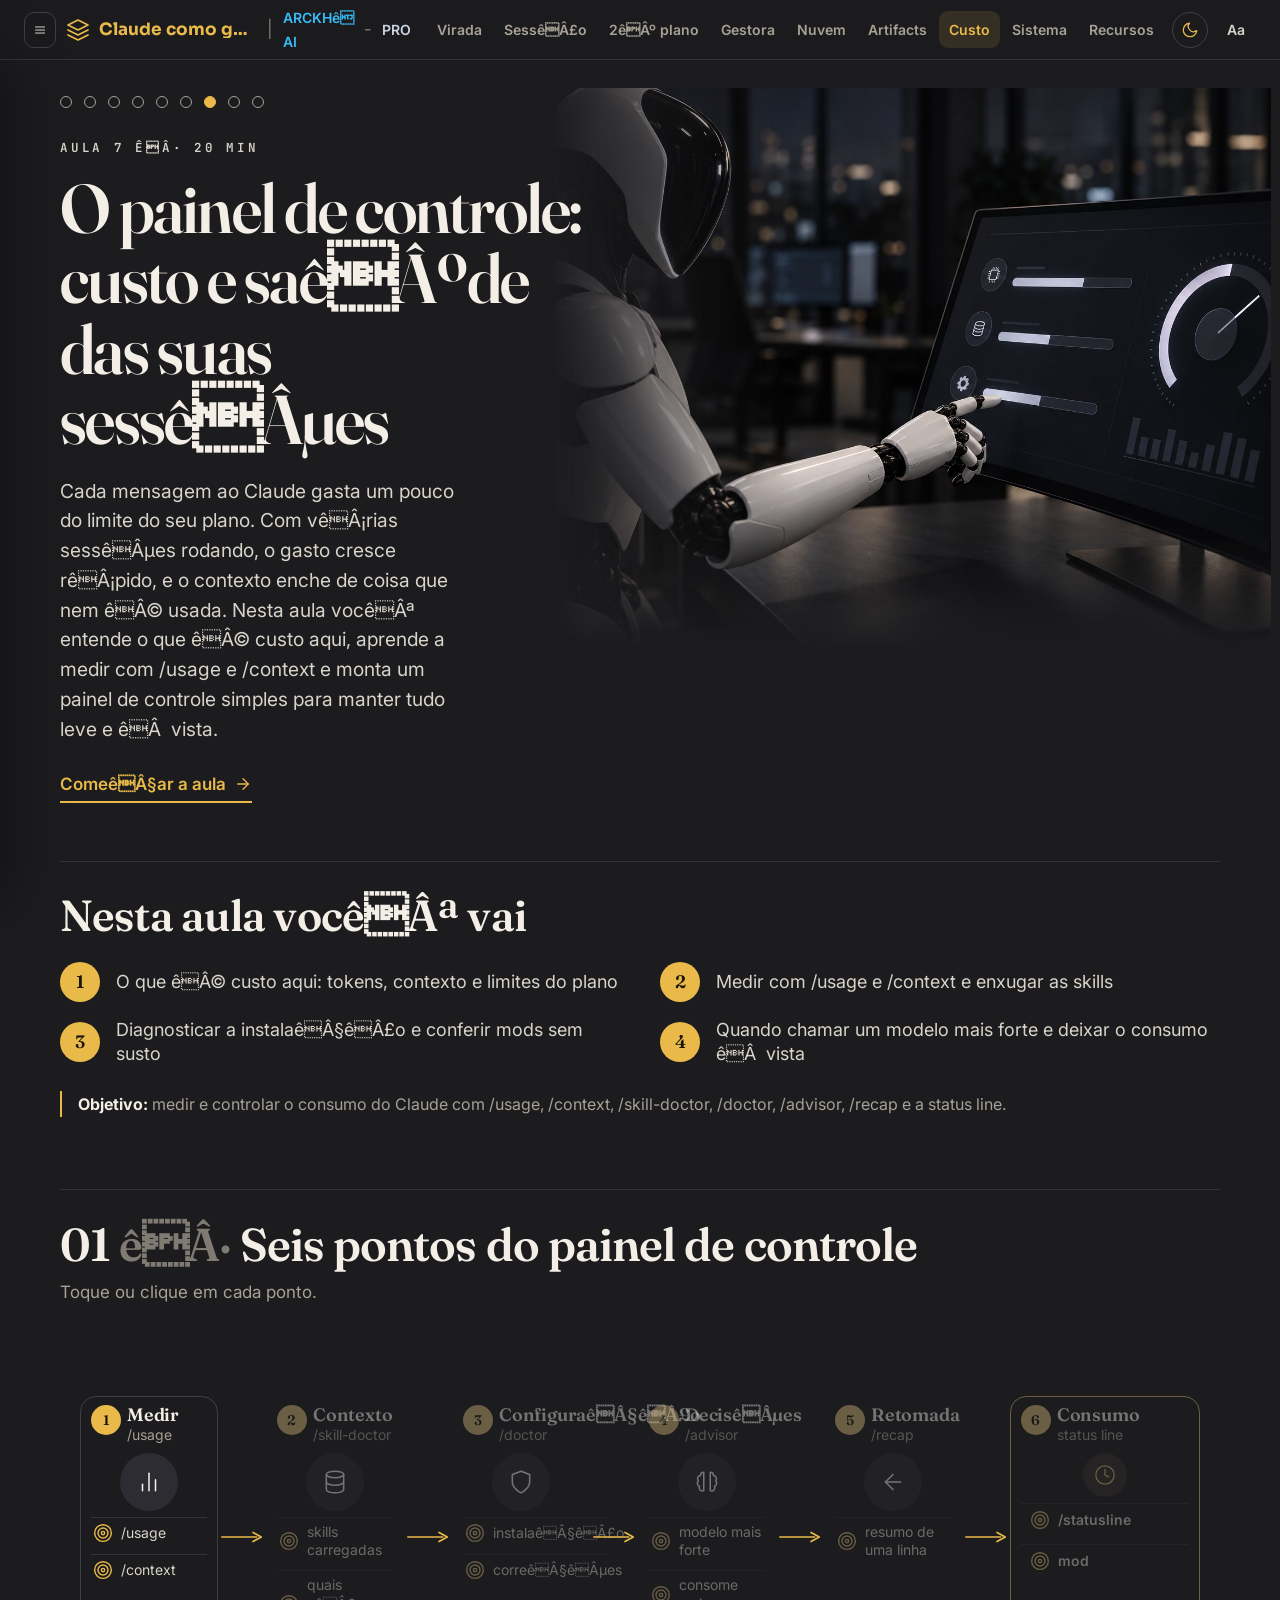
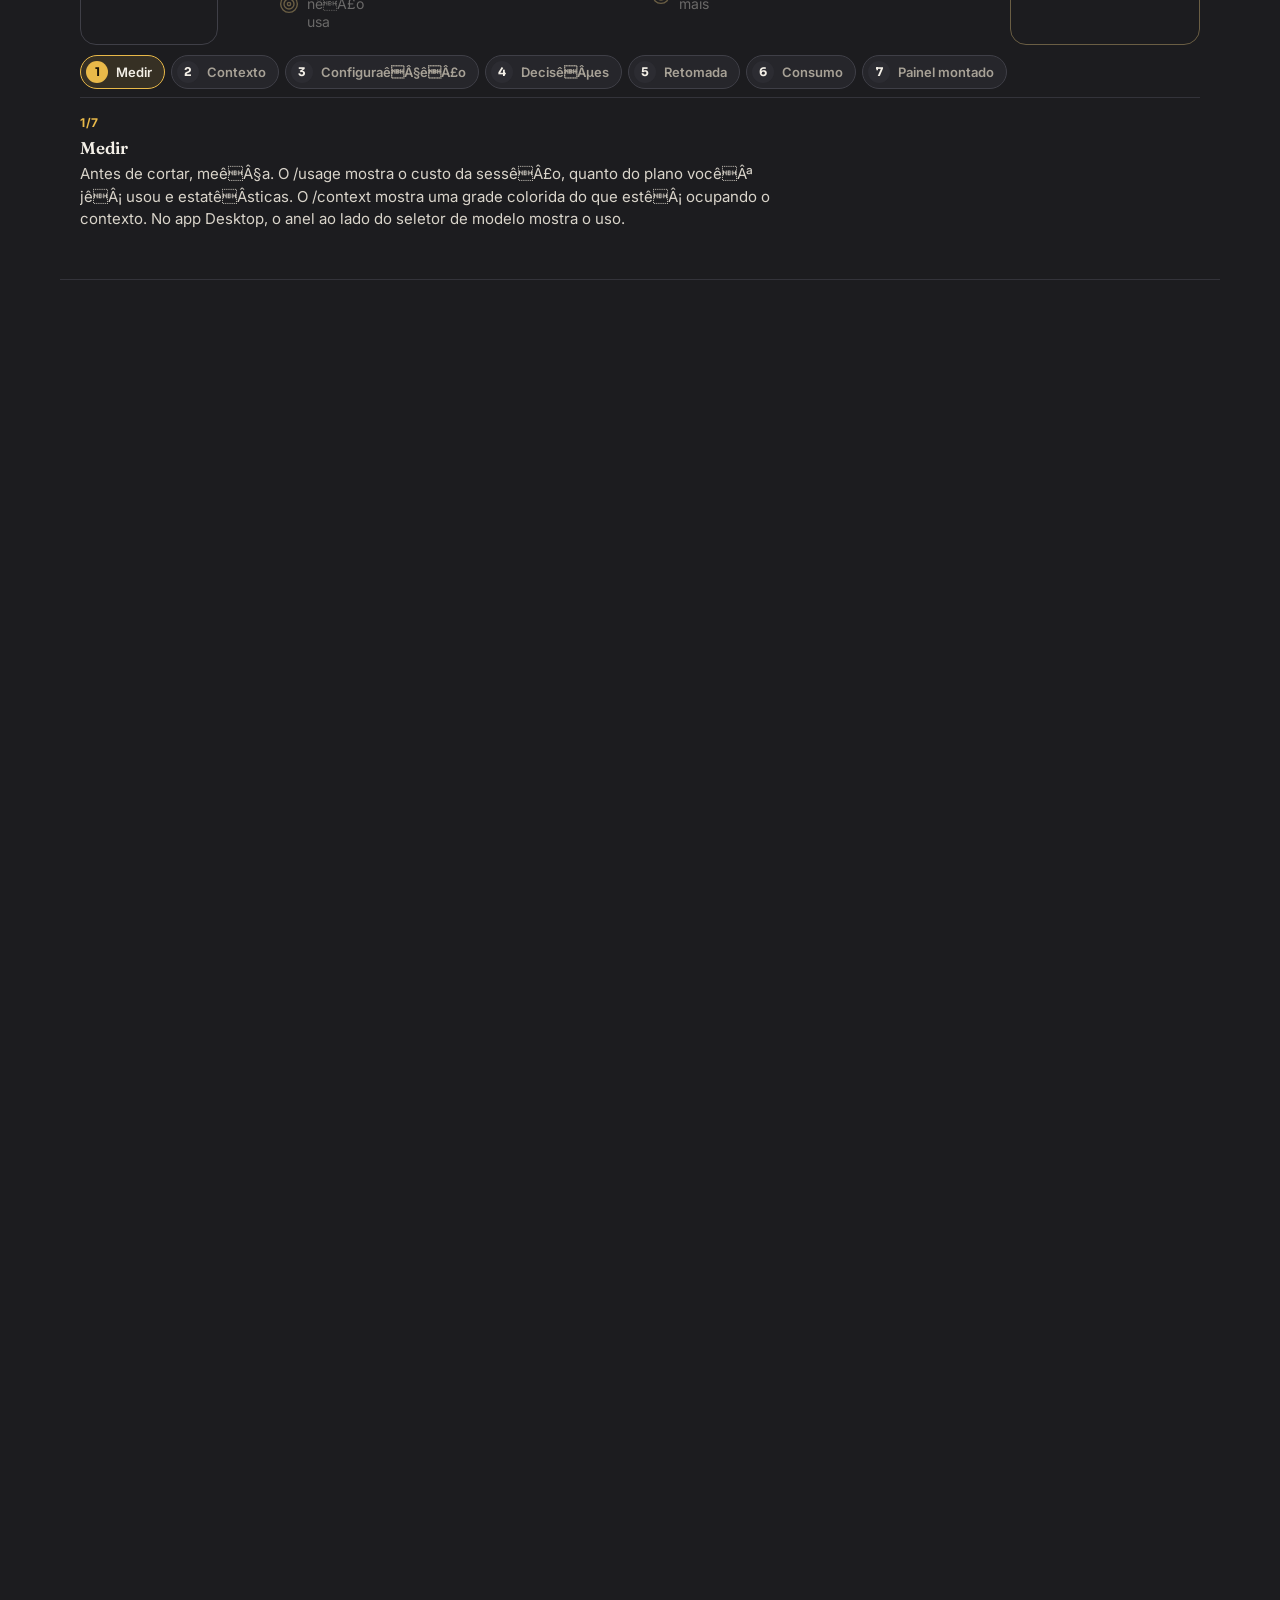
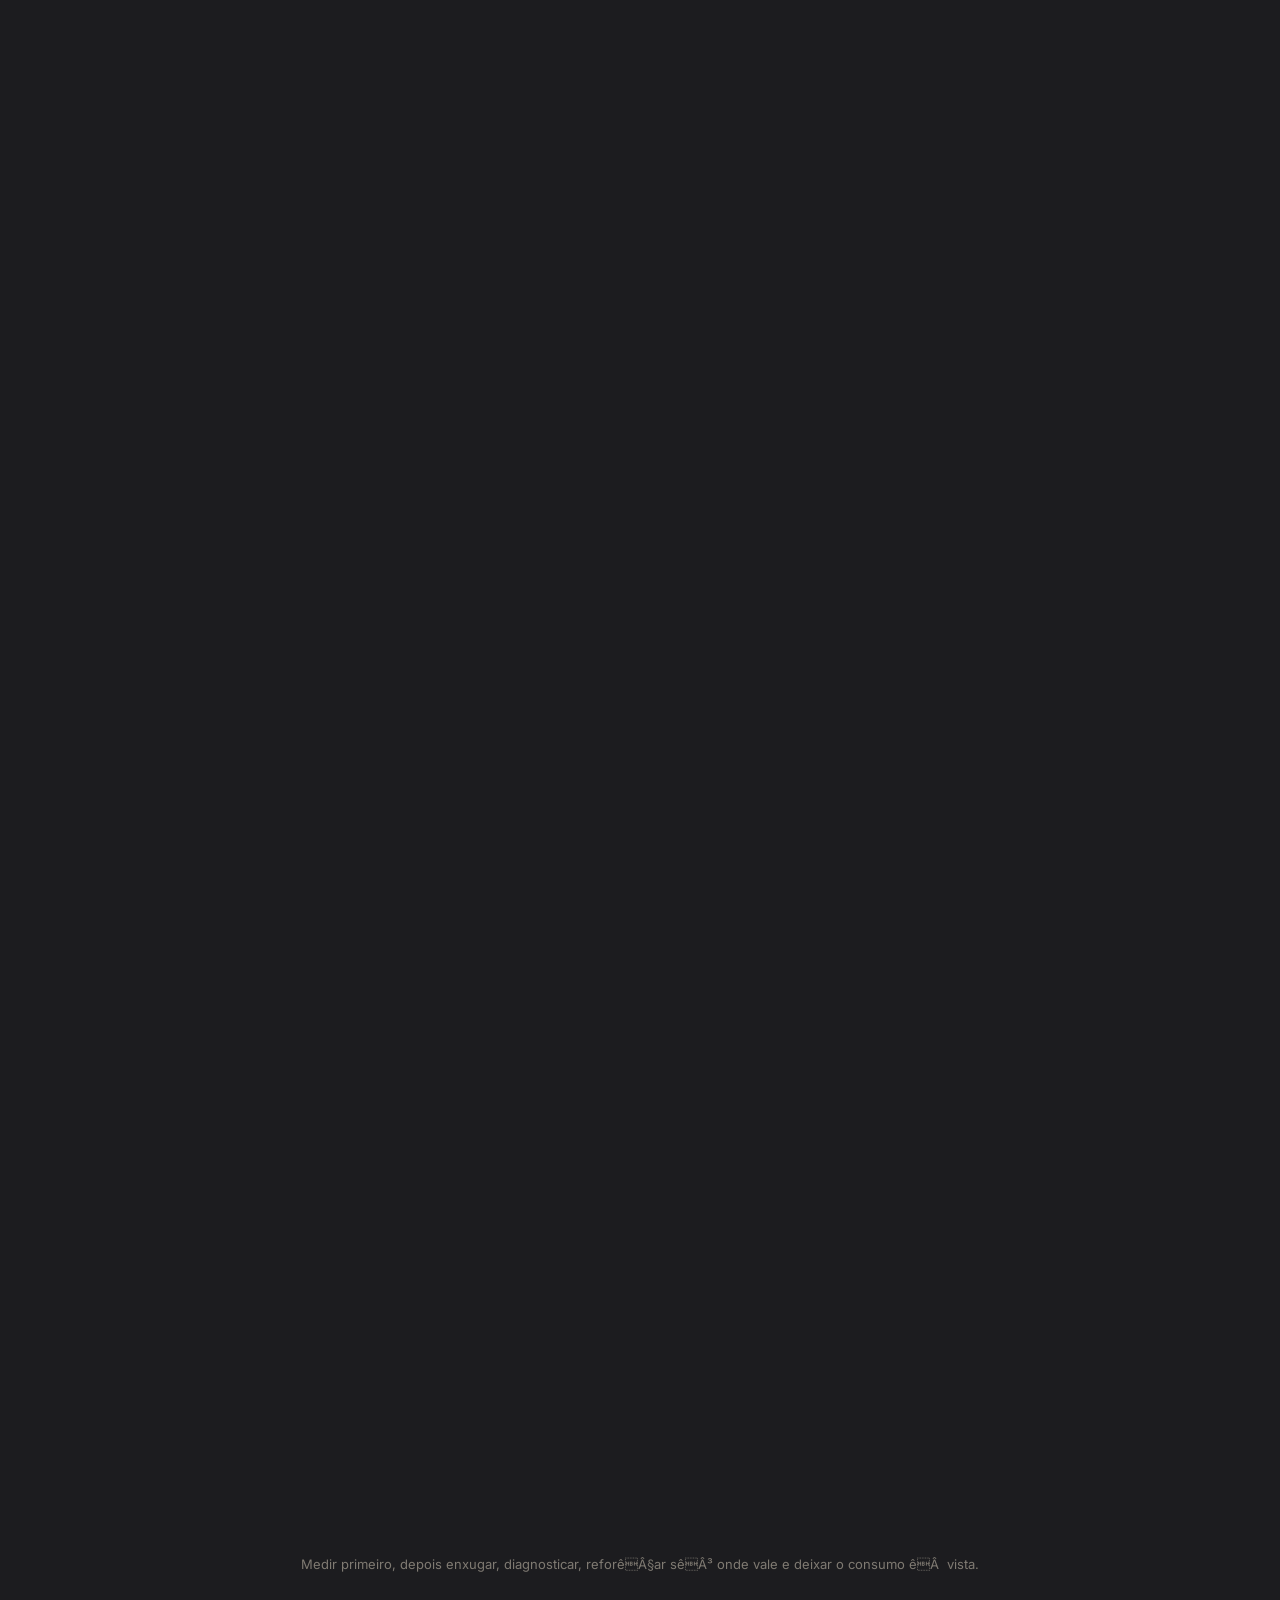
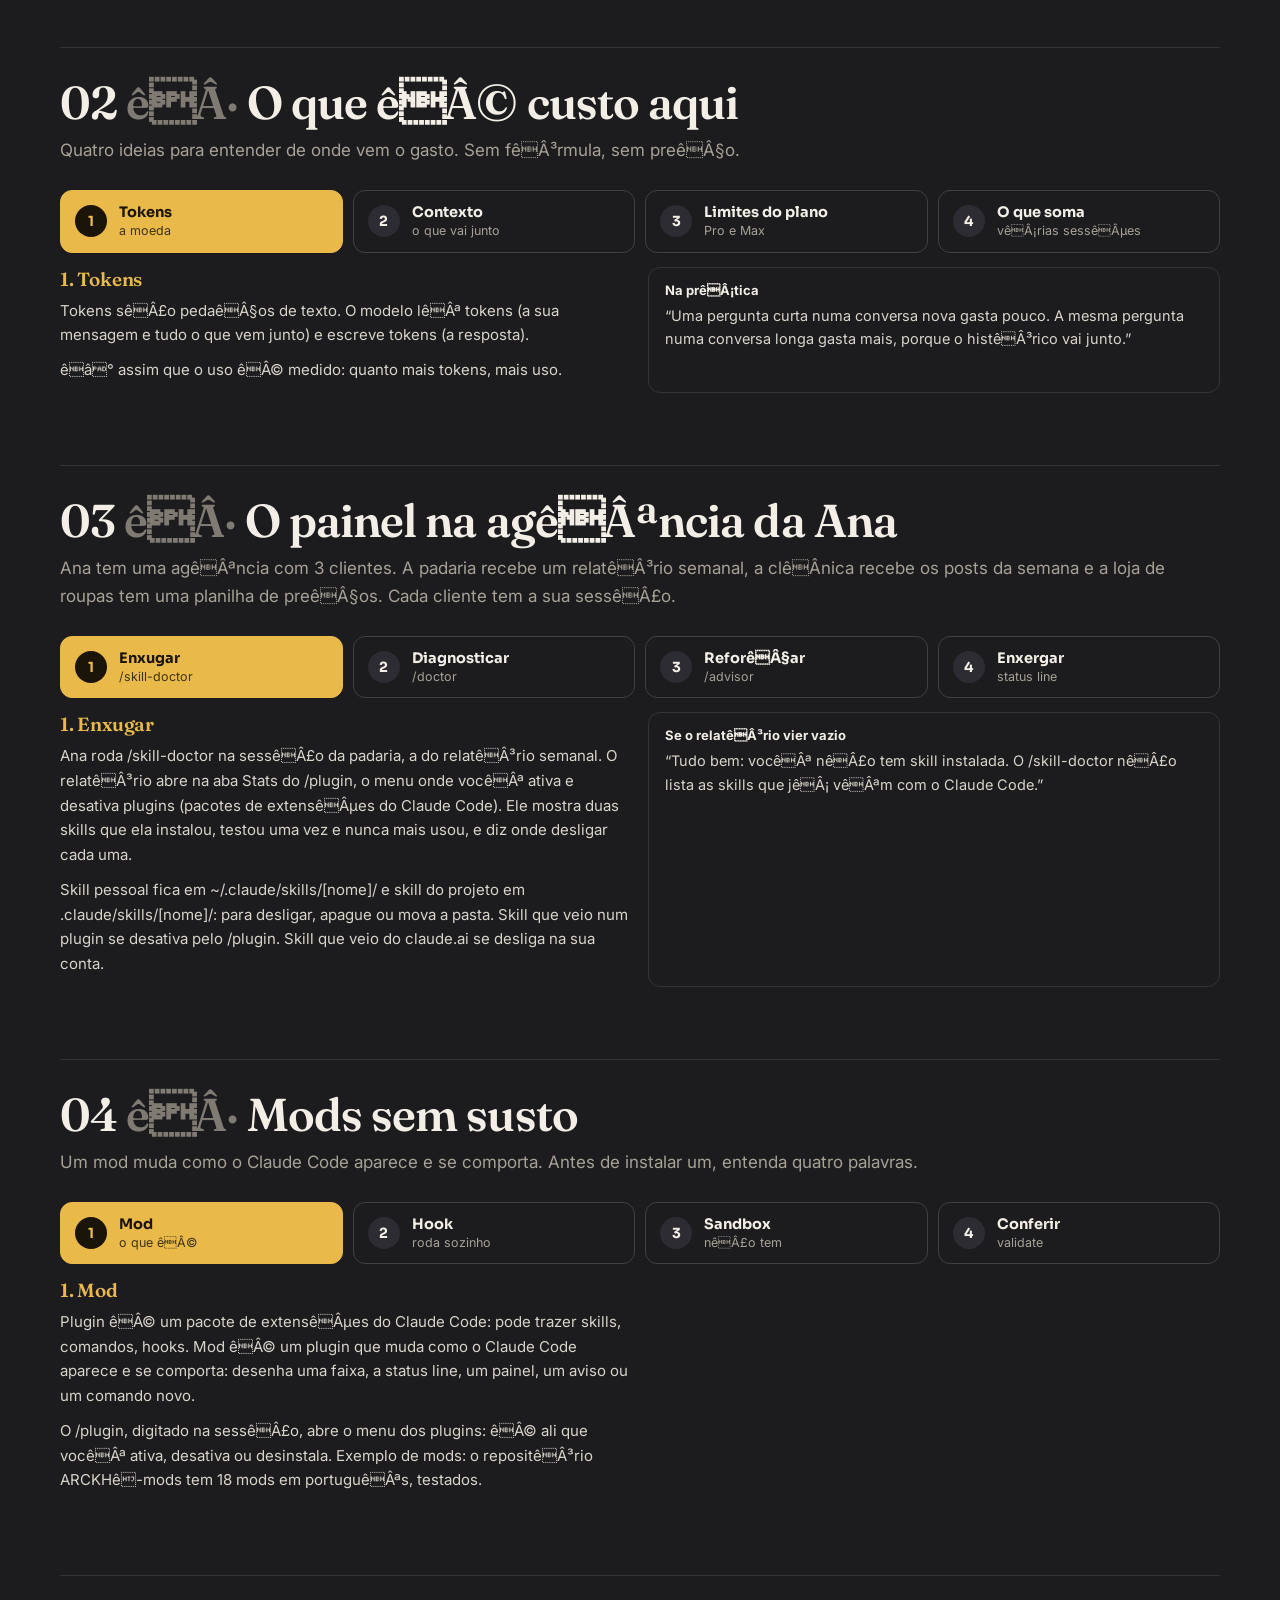
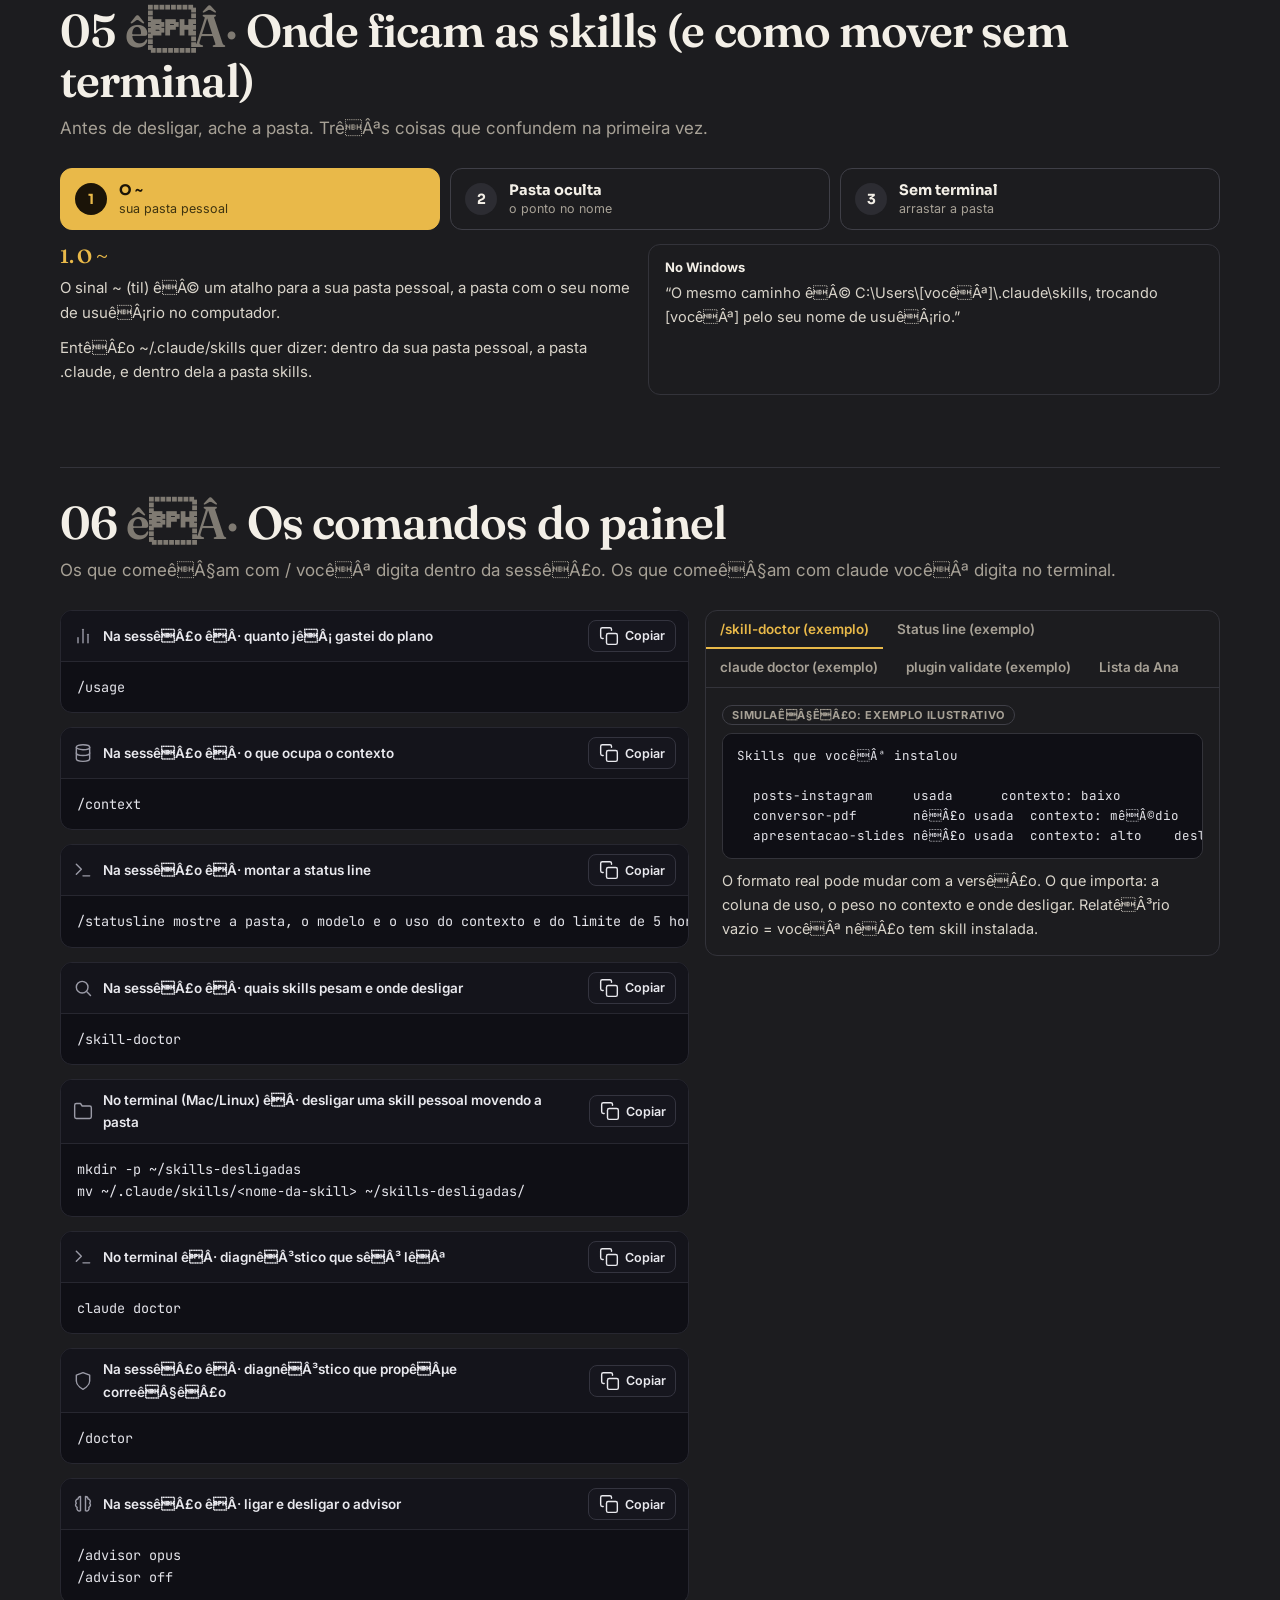
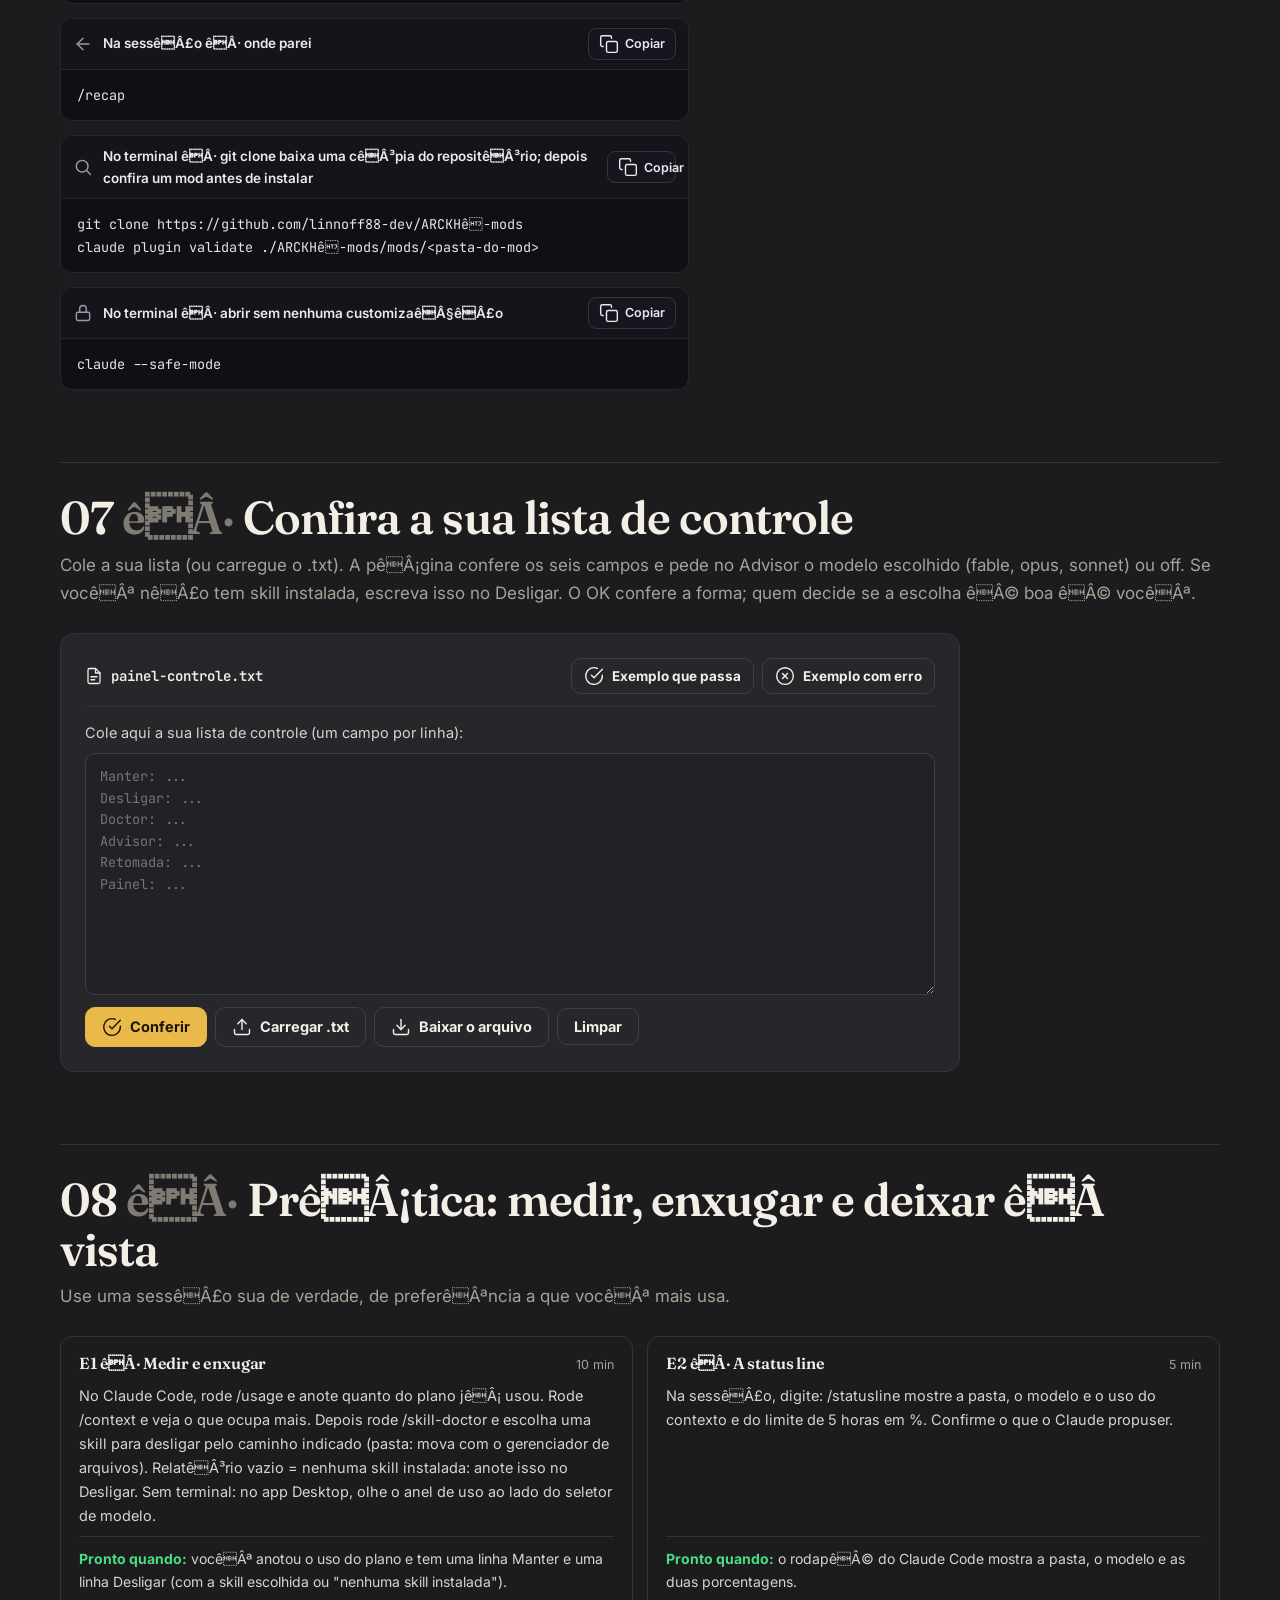
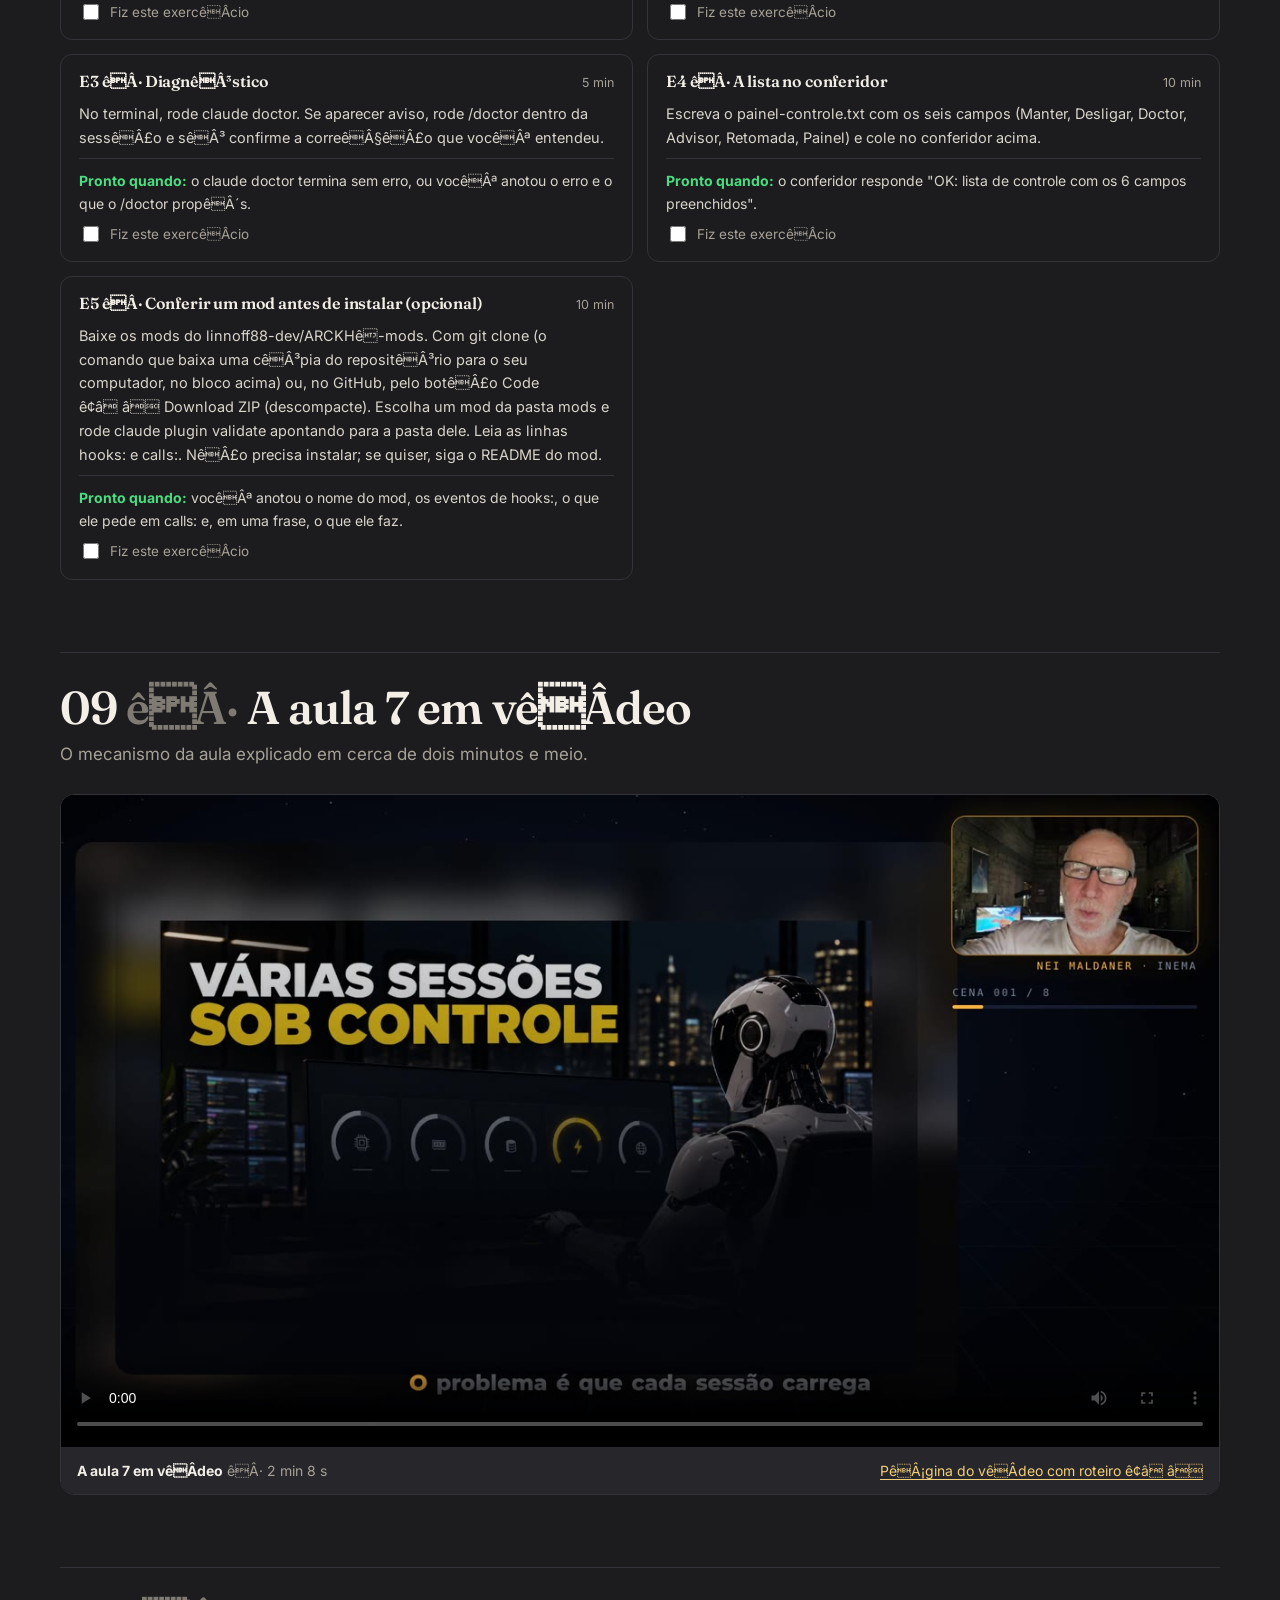
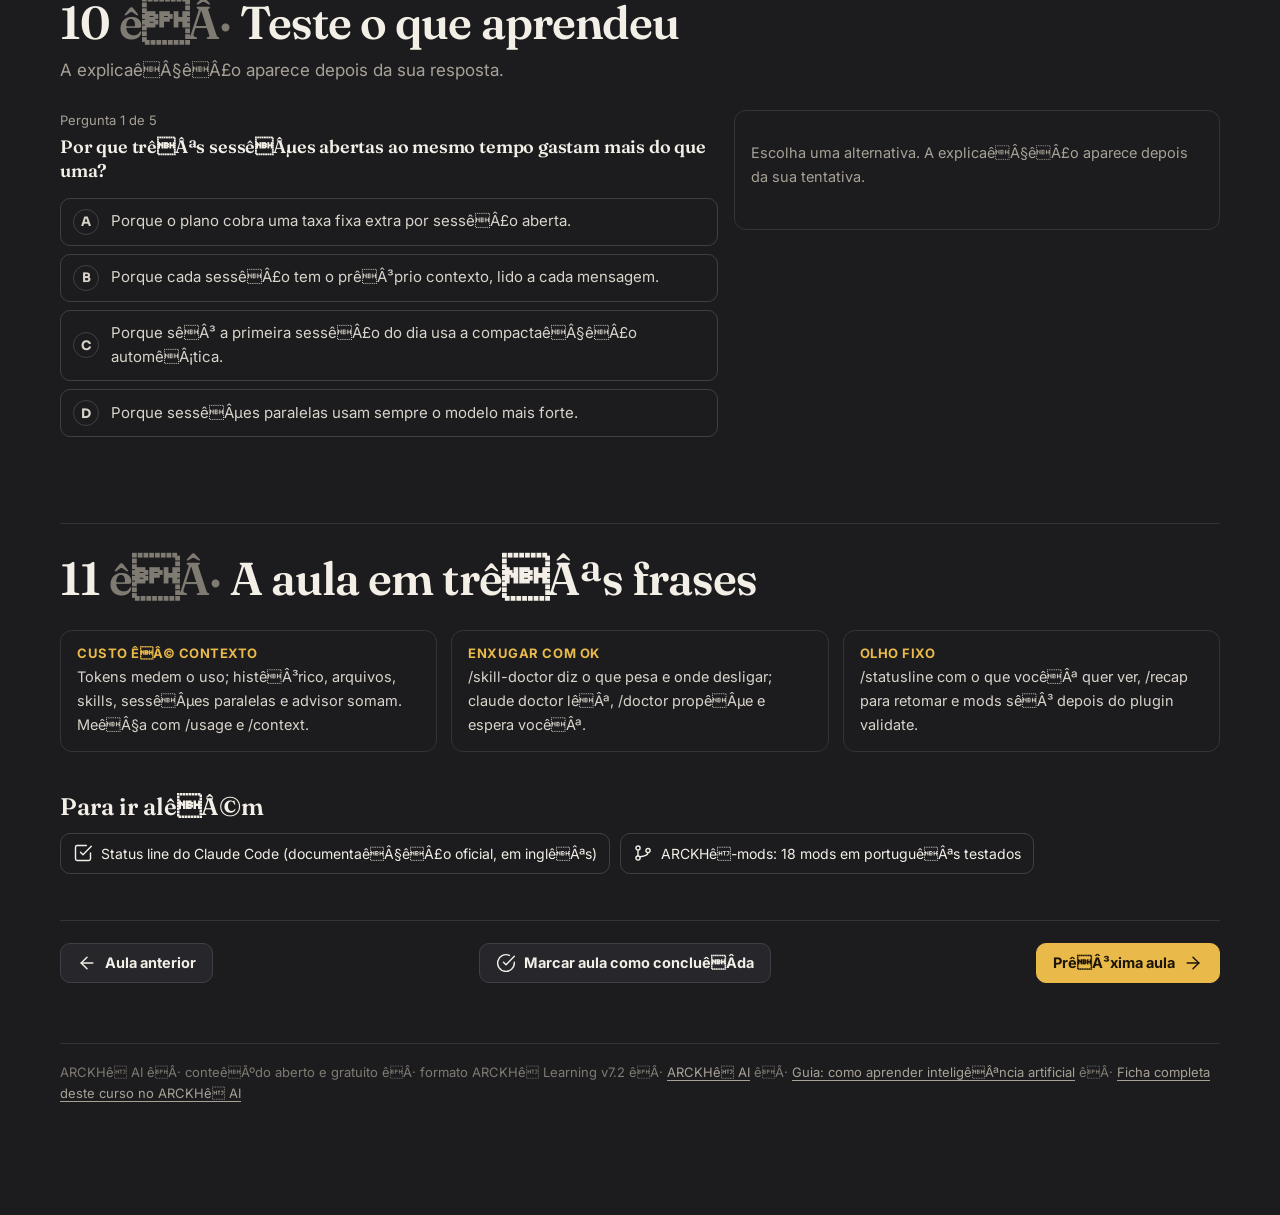
<file: aulas/custo/index.html>
<!DOCTYPE html>
<html lang="pt-BR">
<head>
<meta charset="utf-8"/>
<meta name="viewport" content="width=device-width, initial-scale=1"/>
<title>O painel de controle: custo e saêÂºde das suas sessêÂµes êÂ· Claude como gestor de agentes êÂ· ARCKHê</title>
<meta name="description" content="Cada mensagem ao Claude gasta um pouco do limite do seu plano. Com vêÂ¡rias sessêÂµes rodando, o gasto cresce rêÂ¡pido, e o contexto enche de coisa que nem êÂ© usada. Nesta aula vocêÂª entende o que êÂ© custo aqui, aprende a medir com /usage e /context e monta um painel de controle simples para manter tudo leve e êÂ  vista."/>
<meta property="og:title" content="O painel de controle: custo e saêÂºde das suas sessêÂµes êÂ· Claude como gestor de agentes êÂ· ARCKHê"/>
<meta property="og:description" content="Cada mensagem ao Claude gasta um pouco do limite do seu plano. Com vêÂ¡rias sessêÂµes rodando, o gasto cresce rêÂ¡pido, e o contexto enche de coisa que nem êÂ© usada. Nesta aula vocêÂª entende o que êÂ© custo aqui, aprende a medir com /usage e /context e monta um painel de controle simples para manter tudo leve e êÂ  vista."/>
<meta property="og:image" content="https://linnoff88-dev.github.io/
<meta name="theme-color" content="#0c0c10"/>
<link rel="icon" href="../../assets/img/favicon.svg" type="image/svg+xml"/>
<link rel="canonical" href="https://linnoff88-dev.github.io/
<link rel="preconnect" href="https://fonts.googleapis.com"/><link rel="preconnect" href="https://fonts.gstatic.com" crossorigin/>
<link href="https://fonts.googleapis.com/css2?family=Inter:wght@400;500;600;700&family=JetBrains+Mono:wght@400;600&family=Sora:wght@600;700;800&family=Fraunces:opsz,wght@9..144,500;9..144,600;9..144,700&display=swap" rel="stylesheet"/>
<link rel="stylesheet" href="../../assets/v71.css"/>
<link rel="stylesheet" href="../../assets/v72.css"/>
<link rel="stylesheet" href="../../assets/v72-conferidor.css"/>
<meta name="generator" content="ARCKHê Learning 7.14.23"/>
<script>try{if(JSON.parse(localStorage.getItem("claude-gestor-de-agentes-v72:tema"))==="papel")document.documentElement.setAttribute("data-tema","papel")}catch(e){}</script>
</head><body data-curso="claude-gestor-de-agentes-v72" data-aula="custo" data-total="9" data-total-ex="28"><a class="skip" href="#conteudo">Pular para o conteêÂºdo</a><header class="topo"><div class="esq"><button type="button" class="menu-btn" aria-expanded="false" aria-controls="lado"><svg class="ico" viewBox="0 0 24 24" aria-hidden="true"><line x1="3" y1="6" x2="21" y2="6"/><line x1="3" y1="12" x2="21" y2="12"/><line x1="3" y1="18" x2="21" y2="18"/></svg><span class="sr">Aulas</span></button><a class="marca" href="../../index.html"><svg class="ico" viewBox="0 0 24 24" aria-hidden="true"><polygon points="12 2 2 7 12 12 22 7 12 2"/><polyline points="2 17 12 22 22 17"/><polyline points="2 12 12 17 22 12"/></svg><span>Claude como gestor de agentes</span></a><span class="sep">|</span><a class="club" href="https://ARCKHê AI" target="_blank" rel="noopener">ARCKHê AI</a><span class="tr">-</span><a class="pro" href="https://ARCKHê.pro" target="_blank" rel="noopener">PRO</a></div><nav class="dir" aria-label="Aulas"><a href="../../aulas/virada/index.html" class="tlink" title="A virada: de uma conversa por vez para uma equipe de sessêÂµes"><span class="curto">A1</span><span class="longo">Virada</span></a><a href="../../aulas/sessao/index.html" class="tlink" title="Uma sessêÂ£o sem perder o fio: pergunta lateral, resumo, cor e lado a lado"><span class="curto">A2</span><span class="longo">SessêÂ£o</span></a><a href="../../aulas/segundo-plano/index.html" class="tlink" title="Segundo plano: vêÂ¡rias sessêÂµes trabalhando, uma tela para ver todas"><span class="curto">A3</span><span class="longo">2êÂº plano</span></a><a href="../../aulas/sessao-gestora/index.html" class="tlink" title="A sessêÂ£o gestora: ela coordena, vocêÂª decide"><span class="curto">A4</span><span class="longo">Gestora</span></a><a href="../../aulas/nuvem/index.html" class="tlink" title="Local, segundo plano ou nuvem: onde cada trabalho roda"><span class="curto">A5</span><span class="longo">Nuvem</span></a><a href="../../aulas/artifacts/index.html" class="tlink" title="Artifacts: o resultado vira algo que outra pessoa usa"><span class="curto">A6</span><span class="longo">Artifacts</span></a><a href="../../aulas/custo/index.html" class="tlink on" aria-current="page" title="O painel de controle: custo e saêÂºde das suas sessêÂµes"><span class="curto">A7</span><span class="longo">Custo</span></a><a href="../../aulas/sistema/index.html" class="tlink" title="Seu sistema de gestêÂ£o: rotina, ciclo e limites"><span class="curto">A8</span><span class="longo">Sistema</span></a><a href="../../aulas/recursos/index.html" class="tlink" title="Guia dos recursos: o que êÂ© cada um, e um exemplo"><span class="curto">A9</span><span class="longo">Recursos</span></a><button type="button" class="tema-btn" title="Trocar tema claro/escuro"><svg class="ico sol" viewBox="0 0 24 24" aria-hidden="true"><circle cx="12" cy="12" r="4"/><path d="M12 2v2M12 20v2M4.9 4.9l1.4 1.4M17.7 17.7l1.4 1.4M2 12h2M20 12h2M4.9 19.1l1.4-1.4M17.7 6.3l1.4-1.4"/></svg><svg class="ico lua" viewBox="0 0 24 24" aria-hidden="true"><path d="M21 12.8A9 9 0 1 1 11.2 3a7 7 0 0 0 9.8 9.8z"/></svg><span class="sr">Trocar tema claro/escuro</span></button><div class="aa"><button type="button" class="aa-btn" aria-expanded="false" aria-controls="aparencia" title="AparêÂªncia">Aa</button><div class="aa-pop" id="aparencia" hidden><p>Tema</p><div class="aa-seg"><button type="button" data-tema="escuro">Escuro</button><button type="button" data-tema="papel">Papel claro</button></div><p style="margin-top:12px">Tamanho do texto</p><div class="aa-seg"><button type="button" data-escala="0.9">Aê¢Ëâ</button><button type="button" data-escala="1">A</button><button type="button" data-escala="1.12">A+</button></div></div></div></nav></header><div class="casca"><aside class="lado" id="lado" aria-label="Aulas"><a class="voltar" href="https://ARCKHê AI/"><svg class="ico" viewBox="0 0 24 24" aria-hidden="true"><line x1="19" y1="12" x2="5" y2="12"/><polyline points="12 19 5 12 12 5"/></svg>ARCKHê AI</a><p class="curso-nome">Claude como gestor de agentes</p><p class="curso-sub">De uma conversa a uma equipe de sessêÂµes</p><div class="ind"><span class="ind-rot">Estudo (aulas)</span><span class="prog-txt"><span data-pct>0</span>%</span></div><div class="prog" aria-hidden="true"><i></i></div><div class="ind"><span class="ind-rot">PrêÂ¡tica declarada</span><span class="prog-txt"><span data-prat>0</span>/28</span></div><div class="prog pratica" aria-hidden="true"><i></i></div><p class="ind-nota">PrêÂ¡tica = exercêÂ­cios que vocêÂª marcou como feitos. A comprovaêÂ§êÂ£o vem na prova da certificaêÂ§êÂ£o.</p><ol class="lista-aulas"><li><a href="../../aulas/virada/index.html" data-slug="virada" class=""><span class="st" aria-hidden="true"></span><span>1. Da conversa êÂ  gestêÂ£o<small>15 min</small></span></a></li><li><a href="../../aulas/sessao/index.html" data-slug="sessao" class=""><span class="st" aria-hidden="true"></span><span>2. Uma sessêÂ£o sem perder o fio<small>14 min</small></span></a></li><li><a href="../../aulas/segundo-plano/index.html" data-slug="segundo-plano" class=""><span class="st" aria-hidden="true"></span><span>3. SessêÂµes em 2êÂº plano<small>15 min</small></span></a></li><li><a href="../../aulas/sessao-gestora/index.html" data-slug="sessao-gestora" class=""><span class="st" aria-hidden="true"></span><span>4. SessêÂ£o gestora<small>18 min</small></span></a></li><li><a href="../../aulas/nuvem/index.html" data-slug="nuvem" class=""><span class="st" aria-hidden="true"></span><span>5. Onde cada trabalho roda<small>16 min</small></span></a></li><li><a href="../../aulas/artifacts/index.html" data-slug="artifacts" class=""><span class="st" aria-hidden="true"></span><span>6. Do resultado ao link<small>14 min</small></span></a></li><li><a href="../../aulas/custo/index.html" data-slug="custo" class="atual" aria-current="page"><span class="st" aria-hidden="true"></span><span>7. Custo e saêÂºde<small>20 min</small></span></a></li><li><a href="../../aulas/sistema/index.html" data-slug="sistema" class=""><span class="st" aria-hidden="true"></span><span>8. Seu sistema<small>18 min</small></span></a></li><li><a href="../../aulas/recursos/index.html" data-slug="recursos" class=""><span class="st" aria-hidden="true"></span><span>9. Guia dos recursos<small>15 min</small></span></a></li></ol><div class="estudo"><p class="es-tit">Seu estudo</p><details class="es-bloco" data-es="desempenho"><summary><svg class="ico" viewBox="0 0 24 24" aria-hidden="true"><line x1="18" y1="20" x2="18" y2="10"/><line x1="12" y1="20" x2="12" y2="4"/><line x1="6" y1="20" x2="6" y2="14"/></svg><span>Desempenho nos testes</span><span class="es-cont" data-es-cont="desempenho"></span></summary><div class="es-corpo" data-es-corpo="desempenho"></div></details><details class="es-bloco" data-es="notas"><summary><svg class="ico" viewBox="0 0 24 24" aria-hidden="true"><path d="M12 20h9"/><path d="M16.5 3.5a2.1 2.1 0 0 1 3 3L7 19l-4 1 1-4z"/></svg><span>Minhas anotaêÂ§êÂµes</span><span class="es-cont" data-es-cont="notas"></span></summary><div class="es-corpo" data-es-corpo="notas"></div></details><details class="es-bloco" data-es="dados"><summary><svg class="ico" viewBox="0 0 24 24" aria-hidden="true"><ellipse cx="12" cy="5" rx="8" ry="3"/><path d="M4 5v14c0 1.7 3.6 3 8 3s8-1.3 8-3V5"/><path d="M4 12c0 1.7 3.6 3 8 3s8-1.3 8-3"/></svg><span>Copiar meus dados</span><span class="es-cont" data-es-cont="dados"></span></summary><div class="es-corpo" data-es-corpo="dados"><p class="es-exp">Seu progresso, suas anotaêÂ§êÂµes e as notas dos testes ficam sêÂ³ neste navegador. Baixe uma cêÂ³pia (.json) para guardar ou para continuar em outro computador ou navegador; lêÂ¡, carregue a cêÂ³pia. Carregar soma com o que jêÂ¡ existe e nêÂ£o apaga nada.</p><div class="es-acoes"><button type="button" class="es-btn es-exportar"><svg class="ico" viewBox="0 0 24 24" aria-hidden="true"><path d="M21 15v4a2 2 0 0 1-2 2H5a2 2 0 0 1-2-2v-4"/><polyline points="7 10 12 15 17 10"/><line x1="12" y1="15" x2="12" y2="3"/></svg>Baixar cêÂ³pia</button><label class="es-btn es-importar"><svg class="ico" viewBox="0 0 24 24" aria-hidden="true"><path d="M21 15v4a2 2 0 0 1-2 2H5a2 2 0 0 1-2-2v-4"/><polyline points="17 8 12 3 7 8"/><line x1="12" y1="3" x2="12" y2="15"/></svg>Carregar cêÂ³pia<input type="file" class="sr" accept=".json,application/json"/></label></div><p class="es-msg" aria-live="polite"></p></div></details></div><script type="application/json" id="estudo-dados">{"txt": {"titulo": "Seu estudo", "continuar": "Continuar de onde parei", "comecar": "ComeêÂ§ar pela aula 1", "cta_continuar": "Continuar a aula {n}", "hoje": "hoje", "ontem": "ontem", "ha_dias": "hêÂ¡ {n} dias", "desempenho": "Desempenho nos testes", "notas": "Minhas anotaêÂ§êÂµes", "dados": "Copiar meus dados", "sem_testes": "Nenhum teste feito ainda. O teste fica no fim de cada aula.", "nao_fez": "teste ainda nêÂ£o feito", "ultimo": "êÅ¡ltimo", "melhor": "Melhor", "tentativas": "tentativas", "tentativa": "tentativa", "tudo_certo": "Acertou tudo no êÂºltimo teste.", "rever": "Para rever", "resposta": "Resposta certa:", "ir_teste": "Refazer o teste", "sem_notas": "Nenhuma anotaêÂ§êÂ£o ainda. Na aula, selecione um trecho do texto e toque em Marcar ou Anotar.", "so_marcado": "(sêÂ³ marcado)", "marcar": "Marcar", "anotar": "Anotar", "salvar": "Salvar", "apagar": "Apagar marca", "fechar": "Fechar", "nota_ph": "Escreva sua anotaêÂ§êÂ£o sobre este trechoê¢â¬Â¦", "um_bloco": "Marque dentro de um parêÂ¡grafo sêÂ³.", "nao_marca": "Este trecho nêÂ£o pode ser marcado.", "dados_exp": "Seu progresso, suas anotaêÂ§êÂµes e as notas dos testes ficam sêÂ³ neste navegador. Baixe uma cêÂ³pia (.json) para guardar ou para continuar em outro computador ou navegador; lêÂ¡, carregue a cêÂ³pia. Carregar soma com o que jêÂ¡ existe e nêÂ£o apaga nada.", "exportar": "Baixar cêÂ³pia", "importar": "Carregar cêÂ³pia", "import_ok": "CêÂ³pia carregada ({n} itens). Atualizando a pêÂ¡ginaê¢â¬Â¦", "import_erro": "Arquivo nêÂ£o reconhecido. Nada foi alterado.", "import_outro": "Esta cêÂ³pia êÂ© de outro curso. Nada foi alterado.", "export_ok": "CêÂ³pia baixada."}, "aulas": [{"slug": "virada", "num": 1, "t": "Da conversa êÂ  gestêÂ£o", "quiz": {"sec": "s9", "perguntas": [{"p": "O que muda no seu papel quando vocêÂª passa do agente para a gestêÂ£o de agentes?", "certa": "VocêÂª coordena vêÂ¡rias sessêÂµes e entra sêÂ³ nas decisêÂµes."}, {"p": "O que êÂ© uma sessêÂ£o, no sentido deste curso?", "certa": "Uma conversa do Claude com o seu prêÂ³prio histêÂ³rico, independente das outras."}, {"p": "A Ana quer ver numa tela sêÂ³ quais sessêÂµes terminaram e qual estêÂ¡ esperando por ela. Em que grupo isso estêÂ¡?", "certa": "Ver, com a agent view."}, {"p": "Qual destes recursos estêÂ¡ marcado como experimental e vem desligado por padrêÂ£o?", "certa": "Agent teams."}, {"p": "Rodar vêÂ¡rias sessêÂµes ao mesmo tempo jêÂ¡ êÂ© uma plataforma completa de gestêÂ£o de agentes?", "certa": "NêÂ£o: permissêÂµes, custo, filas, mêÂ©tricas e recuperaêÂ§êÂ£o de falhas ainda sêÂ£o montados por vocêÂª."}]}}, {"slug": "sessao", "num": 2, "t": "Uma sessêÂ£o sem perder o fio", "quiz": {"sec": "s6", "perguntas": [{"p": "No meio de uma tarefa, vocêÂª quer tirar uma dêÂºvida rêÂ¡pida sem desviar a conversa. O que usar?", "certa": "/btw seguido da pergunta."}, {"p": "VocêÂª pergunta com /btw: \"pesquise na internet o preêÂ§o do concorrente\". O que acontece?", "certa": "Ele nêÂ£o pesquisa: o /btw responde sêÂ³ com o que a sessêÂ£o jêÂ¡ tem, sem ferramentas."}, {"p": "Para que serve o /recap?", "certa": "Dar um resumo de uma linha do que a sessêÂ£o fez, na hora."}, {"p": "No app Desktop, como abrir uma segunda sessêÂ£o lado a lado com a atual?", "certa": "Alt+clique (Option no Mac) na sessêÂ£o da barra lateral."}, {"p": "Por que dar uma cor a cada sessêÂ£o com /color?", "certa": "Para reconhecer a sessêÂ£o de relance, inclusive na agent view."}]}}, {"slug": "segundo-plano", "num": 3, "t": "SessêÂµes em 2êÂº plano", "quiz": {"sec": "s7", "perguntas": [{"p": "VocêÂª quer que o Claude resuma um relatêÂ³rio enquanto vocêÂª faz outra coisa. Qual comando?", "certa": "claude --bg \"Resuma o relatêÂ³rio\""}, {"p": "Na agent view, em que grupo aparece a sessêÂ£o que estêÂ¡ esperando vocêÂª responder?", "certa": "Needs input"}, {"p": "VocêÂª fechou o terminal com duas sessêÂµes em segundo plano. O que acontece?", "certa": "Continuam rodando, com o computador ligado."}, {"p": "Como ver sêÂ³ as sessêÂµes que estêÂ£o esperando por vocêÂª?", "certa": "Digitar s:blocked na caixa da agent view."}, {"p": "Uma sessêÂ£o em segundo plano criou trêÂªs subagentes por dentro. Quantas linhas novas aparecem na agent view?", "certa": "Nenhuma alêÂ©m da prêÂ³pria sessêÂ£o."}]}}, {"slug": "sessao-gestora", "num": 4, "t": "SessêÂ£o gestora", "quiz": {"sec": "s8", "perguntas": [{"p": "O que êÂ© a sessêÂ£o gestora neste curso?", "certa": "Um papel: acompanhar as sessêÂµes, resolver o pequeno e subir o grande."}, {"p": "Qual caminho roda as tarefas sem o seu computador ligado?", "certa": "Projects, com threads na nuvem."}, {"p": "VocêÂª usa sêÂ³ o app Desktop, sem terminal. Como saber qual sessêÂ£o estêÂ¡ esperando por vocêÂª?", "certa": "Perguntar numa sessêÂ£o da aba Code, em linguagem simples."}, {"p": "A gestora da Ana pergunta se pode mandar o relatêÂ³rio pronto direto para a padaria. Pelas instruêÂ§êÂµes da Ana, o que acontece?", "certa": "Espera o OK da Ana."}, {"p": "Por que o status vem em trêÂªs estados (concluêÂ­do, bloqueado, precisa de vocêÂª)?", "certa": "Para vocêÂª bater o olho e agir sêÂ³ no que precisa de vocêÂª."}]}}, {"slug": "nuvem", "num": 5, "t": "Onde cada trabalho roda", "quiz": {"sec": "s7", "perguntas": [{"p": "VocêÂª desliga o notebook e vai embora. Qual trabalho continua andando?", "certa": "A thread de um projeto rodando na nuvem."}, {"p": "A Ana vai fazer o relatêÂ³rio semanal da padaria com as vendas da semana. Pela regra do curso, onde isso roda?", "certa": "No computador dela: local ou em segundo plano."}, {"p": "O que vocêÂª escreve nas instruêÂ§êÂµes do projeto?", "certa": "Para que serve, onde trabalhar, como conferir, o que fazer se faltar algo e o que precisa do seu OK."}, {"p": "VocêÂª abre a barra lateral e nêÂ£o encontra os Projects. O que isso quer dizer?", "certa": "A beta libera aos poucos: entre na lista de espera."}, {"p": "Uma thread do projeto precisa de um arquivo que vocêÂª nêÂ£o quer guardar na nuvem. O que fazer?", "certa": "Pedir que ela rode no seu computador (Work locally), ligado e acordado."}]}}, {"slug": "artifacts", "num": 6, "t": "Do resultado ao link", "quiz": {"sec": "s7", "perguntas": [{"p": "VocêÂª terminou o painel e quer que a equipe veja. Qual êÂ© o caminho?", "certa": "BotêÂ£o Share e escolher o acesso; depois copiar o link."}, {"p": "A Ana compartilhou um painel novo pelo botêÂ£o Share com a dona da padaria. O que a dona precisa para abrir?", "certa": "Entrar com uma conta Claude."}, {"p": "Quais tipos de artifact ainda estêÂ£o em beta?", "certa": "PainêÂ©is e Motion."}, {"p": "A Ana vai mostrar êÂ  dona da padaria, numa reuniêÂ£o, o resultado do mêÂªs em 6 telas. Qual tipo serve melhor?", "certa": "ApresentaêÂ§êÂ£o (Slides)."}, {"p": "O que êÂ© a IA embutida num artifact?", "certa": "Perguntas em linguagem natural feitas dentro da prêÂ³pria pêÂ¡gina."}]}}, {"slug": "custo", "num": 7, "t": "Custo e saêÂºde", "quiz": {"sec": "s10", "perguntas": [{"p": "Por que trêÂªs sessêÂµes abertas ao mesmo tempo gastam mais do que uma?", "certa": "Porque cada sessêÂ£o tem o prêÂ³prio contexto, lido a cada mensagem."}, {"p": "Qual comando mostra quanto do limite do plano vocêÂª jêÂ¡ usou?", "certa": "/usage, com o custo da sessêÂ£o e o uso do plano."}, {"p": "Ana tem uma sessêÂ£o que sêÂ³ gera legendas de foto. O que fazer com o /advisor nela?", "certa": "Deixar desligado: modelo forte êÂ© para decisêÂµes grandes."}, {"p": "Antes de instalar um mod, o que fazer?", "certa": "Rodar claude plugin validate e ler os eventos e o que ele pede."}, {"p": "VocêÂª rodou /skill-doctor e o relatêÂ³rio veio vazio. O que isso quer dizer?", "certa": "Que vocêÂª nêÂ£o tem skill instalada, e estêÂ¡ tudo bem."}]}}, {"slug": "sistema", "num": 8, "t": "Seu sistema", "quiz": {"sec": "s8", "perguntas": [{"p": "Qual a ordem do ciclo antes de dar uma entrega como pronta?", "certa": "Observar, criticar, otimizar e validar, nessa ordem."}, {"p": "De manhêÂ£, como Ana vêÂª sêÂ³ as sessêÂµes que esperam por ela?", "certa": "Na agent view, digita s:blocked na caixa de filtro."}, {"p": "Qual destas êÂ© uma regra de pronto que dêÂ¡ para conferir?", "certa": "Cada post cita o horêÂ¡rio, e a clêÂ­nica aprova."}, {"p": "Gerenciar vêÂ¡rias sessêÂµes êÂ© o mesmo que ter uma plataforma completa de gestêÂ£o de agentes?", "certa": "NêÂ£o: faltam peêÂ§as como permissêÂµes, filas e auditoria."}, {"p": "Por que registrar uma linha por entrega?", "certa": "Para saber, depois, quem fez o quêÂª e o que vocêÂª mudou."}]}}, {"slug": "recursos", "num": 9, "t": "Guia dos recursos", "quiz": {"sec": "s9", "perguntas": [{"p": "Ana quer ver, numa tela sêÂ³, qual das trêÂªs sessêÂµes em segundo plano estêÂ¡ esperando por ela. O que ela usa?", "certa": "claude agents, que mostra todas as sessêÂµes e quem estêÂ¡ em Needs input."}, {"p": "Ana vai viajar e quer que os posts da clêÂ­nica continuem sendo feitos com o computador dela desligado. Qual recurso serve?", "certa": "Uma thread de um projeto no Projects, rodando na nuvem."}, {"p": "Qual destes recursos êÂ© experimental e vem desligado?", "certa": "Agent teams."}, {"p": "Ana baixou um mod e quer saber o que ele faz sozinho antes de instalar. Qual comando ela roda?", "certa": "claude plugin validate ./pasta-do-mod"}]}}]}</script><div class="lado-card">Ideia central<b>VocêÂª deixa de conversar e passa a coordenar</b>VêÂ¡rias sessêÂµes trabalhando, uma visêÂ£o que mostra quem precisa de vocêÂª, e as suas decisêÂµes no centro.<br/><a href="https://linnoff88-dev.github.io/ target="_blank" rel="noopener">Ir para a sessêÂ£o gestora ê¢â â</a></div></aside><main class="principal" id="conteudo"><div class="miolo" data-competencias="medir-consumo;enxugar-contexto;diagnosticar-instalacao;acompanhar-consumo"><div class="aula-hero com-img"><div class="ah-txt"><nav class="pontos" aria-label="Aulas"><a href="../../aulas/virada/index.html" class="pt" data-slug="virada" title="A virada: de uma conversa por vez para uma equipe de sessêÂµes"><span class="sr">A virada: de uma conversa por vez para uma equipe de sessêÂµes</span></a><a href="../../aulas/sessao/index.html" class="pt" data-slug="sessao" title="Uma sessêÂ£o sem perder o fio: pergunta lateral, resumo, cor e lado a lado"><span class="sr">Uma sessêÂ£o sem perder o fio: pergunta lateral, resumo, cor e lado a lado</span></a><a href="../../aulas/segundo-plano/index.html" class="pt" data-slug="segundo-plano" title="Segundo plano: vêÂ¡rias sessêÂµes trabalhando, uma tela para ver todas"><span class="sr">Segundo plano: vêÂ¡rias sessêÂµes trabalhando, uma tela para ver todas</span></a><a href="../../aulas/sessao-gestora/index.html" class="pt" data-slug="sessao-gestora" title="A sessêÂ£o gestora: ela coordena, vocêÂª decide"><span class="sr">A sessêÂ£o gestora: ela coordena, vocêÂª decide</span></a><a href="../../aulas/nuvem/index.html" class="pt" data-slug="nuvem" title="Local, segundo plano ou nuvem: onde cada trabalho roda"><span class="sr">Local, segundo plano ou nuvem: onde cada trabalho roda</span></a><a href="../../aulas/artifacts/index.html" class="pt" data-slug="artifacts" title="Artifacts: o resultado vira algo que outra pessoa usa"><span class="sr">Artifacts: o resultado vira algo que outra pessoa usa</span></a><a href="../../aulas/custo/index.html" class="pt on" data-slug="custo" title="O painel de controle: custo e saêÂºde das suas sessêÂµes"><span class="sr">O painel de controle: custo e saêÂºde das suas sessêÂµes</span></a><a href="../../aulas/sistema/index.html" class="pt" data-slug="sistema" title="Seu sistema de gestêÂ£o: rotina, ciclo e limites"><span class="sr">Seu sistema de gestêÂ£o: rotina, ciclo e limites</span></a><a href="../../aulas/recursos/index.html" class="pt" data-slug="recursos" title="Guia dos recursos: o que êÂ© cada um, e um exemplo"><span class="sr">Guia dos recursos: o que êÂ© cada um, e um exemplo</span></a></nav><p class="kicker">Aula 7 êÂ· 20 min</p><h1>O painel de controle: custo e saêÂºde das suas sessêÂµes</h1><p class="lead">Cada mensagem ao Claude gasta um pouco do limite do seu plano. Com vêÂ¡rias sessêÂµes rodando, o gasto cresce rêÂ¡pido, e o contexto enche de coisa que nem êÂ© usada. Nesta aula vocêÂª entende o que êÂ© custo aqui, aprende a medir com /usage e /context e monta um painel de controle simples para manter tudo leve e êÂ  vista.</p><a class="comecar" href="#s1">ComeêÂ§ar a aula <svg class="ico" viewBox="0 0 24 24" aria-hidden="true"><line x1="5" y1="12" x2="19" y2="12"/><polyline points="12 5 19 12 12 19"/></svg></a></div><figure class="ah-img"><img src="../../assets/img/hero/custo.jpg" alt="Um robêÂ´ humanoide toca um painel na tela com barras de consumo e um medidor." width="1536" height="1024"/></figure></div><div class="nesta2"><h2>Nesta aula vocêÂª vai</h2><ol><li><b class="dn">1</b><span>O que êÂ© custo aqui: tokens, contexto e limites do plano</span></li><li><b class="dn">2</b><span>Medir com /usage e /context e enxugar as skills</span></li><li><b class="dn">3</b><span>Diagnosticar a instalaêÂ§êÂ£o e conferir mods sem susto</span></li><li><b class="dn">4</b><span>Quando chamar um modelo mais forte e deixar o consumo êÂ  vista</span></li></ol><p class="objetivo"><b>Objetivo:</b> medir e controlar o consumo do Claude com /usage, /context, /skill-doctor, /doctor, /advisor, /recap e a status line.</p></div><section class="secao" id="s1"><div class="sec-cab"><div><h2><span class="sn">01</span><span class="sp" aria-hidden="true"> êÂ· </span>Seis pontos do painel de controle</h2><p>Toque ou clique em cada ponto.</p></div></div><div class="scrolly dg-bloco"><div class="sc-fig"><p class="sc-tit" aria-hidden="true"><span class="sc-aula">Aula 7</span><span class="sn">01</span><span class="sp"> êÂ· </span><span class="sc-t">Seis pontos do painel de controle</span><span class="sc-sub">Toque ou clique em cada ponto.</span></p><div class="painel"><div class="dg fluxo"><button type="button" class="dg-no" aria-pressed="false"><span class="cab"><b class="dn">1</b><span class="ic"><svg class="ico" viewBox="0 0 24 24" aria-hidden="true"><line x1="18" y1="20" x2="18" y2="10"/><line x1="12" y1="20" x2="12" y2="4"/><line x1="6" y1="20" x2="6" y2="14"/></svg></span><span class="nome">Medir</span></span><span class="sub">/usage</span><ul><li><svg class="ico" viewBox="0 0 24 24" aria-hidden="true"><circle cx="12" cy="12" r="10"/><circle cx="12" cy="12" r="6"/><circle cx="12" cy="12" r="2"/></svg><span>/usage</span></li><li><svg class="ico" viewBox="0 0 24 24" aria-hidden="true"><circle cx="12" cy="12" r="10"/><circle cx="12" cy="12" r="6"/><circle cx="12" cy="12" r="2"/></svg><span>/context</span></li></ul><template><b>Medir.</b> Antes de cortar, meêÂ§a. O /usage mostra o custo da sessêÂ£o, quanto do plano vocêÂª jêÂ¡ usou e estatêÂ­sticas. O /context mostra uma grade colorida do que estêÂ¡ ocupando o contexto. No app Desktop, o anel ao lado do seletor de modelo mostra o uso.</template></button><span class="dg-seta" aria-hidden="true"><svg viewBox="0 0 48 14"><line x1="2" y1="7" x2="40" y2="7"/><path d="M36 2 L45 7 L36 12"/></svg><i class="pulso"></i></span><button type="button" class="dg-no" aria-pressed="false"><span class="cab"><b class="dn">2</b><span class="ic"><svg class="ico" viewBox="0 0 24 24" aria-hidden="true"><ellipse cx="12" cy="5" rx="8" ry="3"/><path d="M4 5v14c0 1.7 3.6 3 8 3s8-1.3 8-3V5"/><path d="M4 12c0 1.7 3.6 3 8 3s8-1.3 8-3"/></svg></span><span class="nome">Contexto</span></span><span class="sub">/skill-doctor</span><ul><li><svg class="ico" viewBox="0 0 24 24" aria-hidden="true"><circle cx="12" cy="12" r="10"/><circle cx="12" cy="12" r="6"/><circle cx="12" cy="12" r="2"/></svg><span>skills carregadas</span></li><li><svg class="ico" viewBox="0 0 24 24" aria-hidden="true"><circle cx="12" cy="12" r="10"/><circle cx="12" cy="12" r="6"/><circle cx="12" cy="12" r="2"/></svg><span>quais nêÂ£o usa</span></li></ul><template><b>Contexto.</b> Skill êÂ© uma pasta com um arquivo SKILL.md de instruêÂ§êÂµes que o Claude pode usar. A lista com nome e descriêÂ§êÂ£o de todas as skills entra no contexto a cada mensagem, usadas ou nêÂ£o. O /skill-doctor mostra as que vocêÂª nêÂ£o usa, quanto custam e onde desligar cada uma.</template></button><span class="dg-seta" aria-hidden="true"><svg viewBox="0 0 48 14"><line x1="2" y1="7" x2="40" y2="7"/><path d="M36 2 L45 7 L36 12"/></svg><i class="pulso"></i></span><button type="button" class="dg-no" aria-pressed="false"><span class="cab"><b class="dn">3</b><span class="ic"><svg class="ico" viewBox="0 0 24 24" aria-hidden="true"><path d="M12 22s8-4 8-10V5l-8-3-8 3v7c0 6 8 10 8 10z"/></svg></span><span class="nome">ConfiguraêÂ§êÂ£o</span></span><span class="sub">/doctor</span><ul><li><svg class="ico" viewBox="0 0 24 24" aria-hidden="true"><circle cx="12" cy="12" r="10"/><circle cx="12" cy="12" r="6"/><circle cx="12" cy="12" r="2"/></svg><span>instalaêÂ§êÂ£o</span></li><li><svg class="ico" viewBox="0 0 24 24" aria-hidden="true"><circle cx="12" cy="12" r="10"/><circle cx="12" cy="12" r="6"/><circle cx="12" cy="12" r="2"/></svg><span>correêÂ§êÂµes</span></li></ul><template><b>ConfiguraêÂ§êÂ£o.</b> O /doctor diagnostica a instalaêÂ§êÂ£o e a configuraêÂ§êÂ£o. Dentro da sessêÂ£o, ele propêÂµe correêÂ§êÂµes e espera vocêÂª confirmar. No terminal, o claude doctor sêÂ³ lêÂª e mostra o resultado.</template></button><span class="dg-seta" aria-hidden="true"><svg viewBox="0 0 48 14"><line x1="2" y1="7" x2="40" y2="7"/><path d="M36 2 L45 7 L36 12"/></svg><i class="pulso"></i></span><button type="button" class="dg-no" aria-pressed="false"><span class="cab"><b class="dn">4</b><span class="ic"><svg class="ico" viewBox="0 0 24 24" aria-hidden="true"><path d="M9 3a3 3 0 0 0-3 3 3 3 0 0 0-2 5 3 3 0 0 0 1 5 3 3 0 0 0 4 4V3z"/><path d="M15 3a3 3 0 0 1 3 3 3 3 0 0 1 2 5 3 3 0 0 1-1 5 3 3 0 0 1-4 4V3z"/></svg></span><span class="nome">DecisêÂµes</span></span><span class="sub">/advisor</span><ul><li><svg class="ico" viewBox="0 0 24 24" aria-hidden="true"><circle cx="12" cy="12" r="10"/><circle cx="12" cy="12" r="6"/><circle cx="12" cy="12" r="2"/></svg><span>modelo mais forte</span></li><li><svg class="ico" viewBox="0 0 24 24" aria-hidden="true"><circle cx="12" cy="12" r="10"/><circle cx="12" cy="12" r="6"/><circle cx="12" cy="12" r="2"/></svg><span>consome mais</span></li></ul><template><b>DecisêÂµes.</b> Fable, Opus e Sonnet sêÂ£o nomes de modelos do Claude: o Fable êÂ© o mais forte e o Sonnet o mais leve. O /advisor liga um desses modelos para o Claude consultar nos momentos-chave. êâ° mais um modelo trabalhando, entêÂ£o consome mais. Use sêÂ³ onde hêÂ¡ decisêÂ£o grande.</template></button><span class="dg-seta" aria-hidden="true"><svg viewBox="0 0 48 14"><line x1="2" y1="7" x2="40" y2="7"/><path d="M36 2 L45 7 L36 12"/></svg><i class="pulso"></i></span><button type="button" class="dg-no" aria-pressed="false"><span class="cab"><b class="dn">5</b><span class="ic"><svg class="ico" viewBox="0 0 24 24" aria-hidden="true"><line x1="19" y1="12" x2="5" y2="12"/><polyline points="12 19 5 12 12 5"/></svg></span><span class="nome">Retomada</span></span><span class="sub">/recap</span><ul><li><svg class="ico" viewBox="0 0 24 24" aria-hidden="true"><circle cx="12" cy="12" r="10"/><circle cx="12" cy="12" r="6"/><circle cx="12" cy="12" r="2"/></svg><span>resumo de uma linha</span></li></ul><template><b>Retomada.</b> O /recap devolve, na hora, um resumo de uma linha da sessêÂ£o. Serve para voltar a uma sessêÂ£o sem reler tudo e para conferir se ela ainda estêÂ¡ no rumo.</template></button><span class="dg-seta" aria-hidden="true"><svg viewBox="0 0 48 14"><line x1="2" y1="7" x2="40" y2="7"/><path d="M36 2 L45 7 L36 12"/></svg><i class="pulso"></i></span><button type="button" class="dg-no forte" aria-pressed="false"><span class="cab"><b class="dn">6</b><span class="ic"><svg class="ico" viewBox="0 0 24 24" aria-hidden="true"><circle cx="12" cy="12" r="10"/><polyline points="12 6 12 12 16 14"/></svg></span><span class="nome">Consumo</span></span><span class="sub">status line</span><ul><li><svg class="ico" viewBox="0 0 24 24" aria-hidden="true"><circle cx="12" cy="12" r="10"/><circle cx="12" cy="12" r="6"/><circle cx="12" cy="12" r="2"/></svg><span>/statusline</span></li><li><svg class="ico" viewBox="0 0 24 24" aria-hidden="true"><circle cx="12" cy="12" r="10"/><circle cx="12" cy="12" r="6"/><circle cx="12" cy="12" r="2"/></svg><span>mod</span></li></ul><template><b>Consumo.</b> A status line êÂ© a barra no rodapêÂ© do Claude Code. Ela pode mostrar a pasta, o modelo, o uso do contexto e os limites do plano em %. O jeito mais fêÂ¡cil de montar êÂ© o comando /statusline, dizendo o que vocêÂª quer ver.</template></button></div><nav class="sc-nav" aria-label="Etapas"><button type="button" class="sc-ir" data-ir="0" title="Medir"><b>1</b><span>Medir</span></button><button type="button" class="sc-ir" data-ir="1" title="Contexto"><b>2</b><span>Contexto</span></button><button type="button" class="sc-ir" data-ir="2" title="ConfiguraêÂ§êÂ£o"><b>3</b><span>ConfiguraêÂ§êÂ£o</span></button><button type="button" class="sc-ir" data-ir="3" title="DecisêÂµes"><b>4</b><span>DecisêÂµes</span></button><button type="button" class="sc-ir" data-ir="4" title="Retomada"><b>5</b><span>Retomada</span></button><button type="button" class="sc-ir" data-ir="5" title="Consumo"><b>6</b><span>Consumo</span></button><button type="button" class="sc-ir" data-ir="6" title="Painel montado"><b>7</b><span>Painel montado</span></button></nav><div class="sc-cap" aria-hidden="true"><span class="sc-n">1/7</span><h3>Medir</h3><p>Antes de cortar, meêÂ§a. O /usage mostra o custo da sessêÂ£o, quanto do plano vocêÂª jêÂ¡ usou e estatêÂ­sticas. O /context mostra uma grade colorida do que estêÂ¡ ocupando o contexto. No app Desktop, o anel ao lado do seletor de modelo mostra o uso.</p></div><p class="sc-dica"><svg class="ico" viewBox="0 0 24 24" aria-hidden="true"><line x1="5" y1="12" x2="19" y2="12"/><polyline points="12 5 19 12 12 19"/></svg>Role a pêÂ¡gina: cada etapa abaixo acende a sua parte do diagrama.</p></div></div><ol class="sc-passos"><li class="sc-passo" data-foco="0"><span class="sc-n">1/7</span><h3>Medir</h3><p>Antes de cortar, meêÂ§a. O /usage mostra o custo da sessêÂ£o, quanto do plano vocêÂª jêÂ¡ usou e estatêÂ­sticas. O /context mostra uma grade colorida do que estêÂ¡ ocupando o contexto. No app Desktop, o anel ao lado do seletor de modelo mostra o uso.</p></li><li class="sc-passo" data-foco="1"><span class="sc-n">2/7</span><h3>Contexto</h3><p>Skill êÂ© uma pasta com um arquivo SKILL.md de instruêÂ§êÂµes que o Claude pode usar. A lista com nome e descriêÂ§êÂ£o de todas as skills entra no contexto a cada mensagem, usadas ou nêÂ£o. O /skill-doctor mostra as que vocêÂª nêÂ£o usa, quanto custam e onde desligar cada uma.</p></li><li class="sc-passo" data-foco="2"><span class="sc-n">3/7</span><h3>ConfiguraêÂ§êÂ£o</h3><p>O /doctor diagnostica a instalaêÂ§êÂ£o e a configuraêÂ§êÂ£o. Dentro da sessêÂ£o, ele propêÂµe correêÂ§êÂµes e espera vocêÂª confirmar. No terminal, o claude doctor sêÂ³ lêÂª e mostra o resultado.</p></li><li class="sc-passo" data-foco="3"><span class="sc-n">4/7</span><h3>DecisêÂµes</h3><p>Fable, Opus e Sonnet sêÂ£o nomes de modelos do Claude: o Fable êÂ© o mais forte e o Sonnet o mais leve. O /advisor liga um desses modelos para o Claude consultar nos momentos-chave. êâ° mais um modelo trabalhando, entêÂ£o consome mais. Use sêÂ³ onde hêÂ¡ decisêÂ£o grande.</p></li><li class="sc-passo" data-foco="4"><span class="sc-n">5/7</span><h3>Retomada</h3><p>O /recap devolve, na hora, um resumo de uma linha da sessêÂ£o. Serve para voltar a uma sessêÂ£o sem reler tudo e para conferir se ela ainda estêÂ¡ no rumo.</p></li><li class="sc-passo" data-foco="5"><span class="sc-n">6/7</span><h3>Consumo</h3><p>A status line êÂ© a barra no rodapêÂ© do Claude Code. Ela pode mostrar a pasta, o modelo, o uso do contexto e os limites do plano em %. O jeito mais fêÂ¡cil de montar êÂ© o comando /statusline, dizendo o que vocêÂª quer ver.</p></li><li class="sc-passo" data-foco="0,1,2,3,4,5"><span class="sc-n">7/7</span><h3>Painel montado</h3><p>Consumo medido, contexto enxuto, instalaêÂ§êÂ£o sadia, modelo forte sêÂ³ onde vale, retomada em uma linha e limites êÂ  vista: êÂ© isso que deixa vêÂ¡rias sessêÂµes baratas de manter.</p></li></ol><p class="dg-legenda">Medir primeiro, depois enxugar, diagnosticar, reforêÂ§ar sêÂ³ onde vale e deixar o consumo êÂ  vista.</p></div></section><section class="secao" id="s2"><div class="sec-cab"><div><h2><span class="sn">02</span><span class="sp" aria-hidden="true"> êÂ· </span>O que êÂ© custo aqui</h2><p>Quatro ideias para entender de onde vem o gasto. Sem fêÂ³rmula, sem preêÂ§o.</p></div></div><div class="passos"><div class="passos-tabs" role="tablist" style="--n:4"><button type="button" class="ptab" role="tab" data-alvo="p0" aria-selected="true"><span class="pn">1</span><span><b>Tokens</b><small>a moeda</small></span></button><button type="button" class="ptab" role="tab" data-alvo="p1" aria-selected="false"><span class="pn">2</span><span><b>Contexto</b><small>o que vai junto</small></span></button><button type="button" class="ptab" role="tab" data-alvo="p2" aria-selected="false"><span class="pn">3</span><span><b>Limites do plano</b><small>Pro e Max</small></span></button><button type="button" class="ptab" role="tab" data-alvo="p3" aria-selected="false"><span class="pn">4</span><span><b>O que soma</b><small>vêÂ¡rias sessêÂµes</small></span></button></div><div class="pcorpo" data-painel="p0"><div><h3>1. Tokens</h3><p>Tokens sêÂ£o pedaêÂ§os de texto. O modelo lêÂª tokens (a sua mensagem e tudo o que vem junto) e escreve tokens (a resposta).</p><p>êâ° assim que o uso êÂ© medido: quanto mais tokens, mais uso.</p></div><div class="ex"><span class="rot">Na prêÂ¡tica</span><q>Uma pergunta curta numa conversa nova gasta pouco. A mesma pergunta numa conversa longa gasta mais, porque o histêÂ³rico vai junto.</q></div></div><div class="pcorpo" data-painel="p1" hidden><div><h3>2. Contexto</h3><p>Contexto êÂ© tudo o que a sessêÂ£o carrega a cada mensagem: o histêÂ³rico da conversa, os arquivos abertos e a lista de skills.</p><p>Quanto mais contexto, mais tokens por mensagem. Duas coisas ajudam sozinhas: o cache (o Claude guarda partes que se repetem para gastar menos) e a compactaêÂ§êÂ£o automêÂ¡tica (quando o contexto enche, ele resume o histêÂ³rico). Mesmo assim, contexto inchado continua pesando.</p></div><div class="ex"><span class="rot">Como ver</span><q>Digite /context na sessêÂ£o: aparece uma grade colorida do que ocupa o contexto.</q></div></div><div class="pcorpo" data-painel="p2" hidden><div><h3>3. Limites do plano</h3><p>Nos planos Pro e Max, o uso vem incluêÂ­do na assinatura, com limites de sessêÂ£o e limites semanais. Os limites sêÂ£o compartilhados entre os modelos.</p><p>Quando passa do limite, o Claude avisa ("You've hit your session limit" ou "weekly limit") e vocêÂª espera o limite voltar.</p></div><div class="ex"><span class="rot">Como ver</span><q>Digite /usage: mostra o custo da sessêÂ£o, quanto do plano jêÂ¡ foi usado e estatêÂ­sticas. Os apelidos /cost e /stats abrem o mesmo.</q></div></div><div class="pcorpo" data-painel="p3" hidden><div><h3>4. O que soma</h3><p>Cada sessêÂ£o, e cada teammate de um time, tem o prêÂ³prio contexto. EntêÂ£o o consumo cresce com o nêÂºmero de sessêÂµes ativas ao mesmo tempo.</p><p>O advisor tambêÂ©m soma: êÂ© um modelo mais forte sendo consultado alêÂ©m do principal.</p></div><div class="ex"><span class="rot">Para a Ana</span><q>TrêÂªs clientes, trêÂªs sessêÂµes, cada uma com o seu histêÂ³rico: o gasto êÂ© de trêÂªs conversas, nêÂ£o de uma.</q></div></div></div></section><section class="secao" id="s3"><div class="sec-cab"><div><h2><span class="sn">03</span><span class="sp" aria-hidden="true"> êÂ· </span>O painel na agêÂªncia da Ana</h2><p>Ana tem uma agêÂªncia com 3 clientes. A padaria recebe um relatêÂ³rio semanal, a clêÂ­nica recebe os posts da semana e a loja de roupas tem uma planilha de preêÂ§os. Cada cliente tem a sua sessêÂ£o.</p></div></div><div class="passos"><div class="passos-tabs" role="tablist" style="--n:4"><button type="button" class="ptab" role="tab" data-alvo="p0" aria-selected="true"><span class="pn">1</span><span><b>Enxugar</b><small>/skill-doctor</small></span></button><button type="button" class="ptab" role="tab" data-alvo="p1" aria-selected="false"><span class="pn">2</span><span><b>Diagnosticar</b><small>/doctor</small></span></button><button type="button" class="ptab" role="tab" data-alvo="p2" aria-selected="false"><span class="pn">3</span><span><b>ReforêÂ§ar</b><small>/advisor</small></span></button><button type="button" class="ptab" role="tab" data-alvo="p3" aria-selected="false"><span class="pn">4</span><span><b>Enxergar</b><small>status line</small></span></button></div><div class="pcorpo" data-painel="p0"><div><h3>1. Enxugar</h3><p>Ana roda /skill-doctor na sessêÂ£o da padaria, a do relatêÂ³rio semanal. O relatêÂ³rio abre na aba Stats do /plugin, o menu onde vocêÂª ativa e desativa plugins (pacotes de extensêÂµes do Claude Code). Ele mostra duas skills que ela instalou, testou uma vez e nunca mais usou, e diz onde desligar cada uma.</p><p>Skill pessoal fica em ~/.claude/skills/[nome]/ e skill do projeto em .claude/skills/[nome]/: para desligar, apague ou mova a pasta. Skill que veio num plugin se desativa pelo /plugin. Skill que veio do claude.ai se desliga na sua conta.</p></div><div class="ex"><span class="rot">Se o relatêÂ³rio vier vazio</span><q>Tudo bem: vocêÂª nêÂ£o tem skill instalada. O /skill-doctor nêÂ£o lista as skills que jêÂ¡ vêÂªm com o Claude Code.</q></div></div><div class="pcorpo" data-painel="p1" hidden><div><h3>2. Diagnosticar</h3><p>Uma sessêÂ£o comeêÂ§ou a dar aviso estranho ao abrir. Antes de mexer em arquivo, Ana roda claude doctor no terminal: ele sêÂ³ lêÂª e mostra o que achou.</p><p>Depois, dentro da sessêÂ£o, roda /doctor. Ele propêÂµe a correêÂ§êÂ£o e espera o OK dela. Nada muda sem confirmaêÂ§êÂ£o.</p></div><div class="ex"><span class="rot">Regra</span><q>Primeiro olhar (claude doctor), depois corrigir (/doctor), sempre com o seu OK.</q></div></div><div class="pcorpo" data-painel="p2" hidden><div><h3>3. ReforêÂ§ar</h3><p>A planilha de preêÂ§os da loja vai ganhar uma coluna nova, com uma regra de desconto por coleêÂ§êÂ£o. êâ° uma decisêÂ£o grande. Ana liga /advisor opus nessa sessêÂ£o: o Claude passa a consultar o Opus, um modelo mais forte, nos momentos-chave.</p><p>Na sessêÂ£o da clêÂ­nica, que monta os posts da semana sempre no mesmo formato, o advisor fica desligado. Ali ele sêÂ³ gastaria mais.</p></div><div class="ex"><span class="rot">Regra</span><q>Modelo forte onde hêÂ¡ decisêÂ£o grande; tarefa repetitiva fica sem advisor.</q></div></div><div class="pcorpo" data-painel="p3" hidden><div><h3>4. Enxergar</h3><p>Ana digita na sessêÂ£o: /statusline mostre a pasta, o modelo e o uso do contexto e do limite de 5 horas em %. O Claude monta um pequeno script (um arquivo com comandos que o computador roda sozinho) e grava a configuraêÂ§êÂ£o no arquivo ~/.claude/settings.json.</p><p>Por que 5 horas: o limite de sessêÂ£o do plano funciona numa janela de 5 horas, e a status line oficial mostra em % o uso dessa janela (5h) e o da semana (7d). A partir daêÂ­, o rodapêÂ© mostra o consumo o tempo todo. No fim do dia, Ana usa /recap em cada sessêÂ£o.</p></div><div class="ex"><span class="rot">Para mudar</span><q>Quer ver outra coisa no rodapêÂ©? Rode /statusline de novo com outro pedido, por exemplo "mostre tambêÂ©m o uso da semana em %".</q></div></div></div></section><section class="secao" id="s4"><div class="sec-cab"><div><h2><span class="sn">04</span><span class="sp" aria-hidden="true"> êÂ· </span>Mods sem susto</h2><p>Um mod muda como o Claude Code aparece e se comporta. Antes de instalar um, entenda quatro palavras.</p></div></div><div class="passos"><div class="passos-tabs" role="tablist" style="--n:4"><button type="button" class="ptab" role="tab" data-alvo="p0" aria-selected="true"><span class="pn">1</span><span><b>Mod</b><small>o que êÂ©</small></span></button><button type="button" class="ptab" role="tab" data-alvo="p1" aria-selected="false"><span class="pn">2</span><span><b>Hook</b><small>roda sozinho</small></span></button><button type="button" class="ptab" role="tab" data-alvo="p2" aria-selected="false"><span class="pn">3</span><span><b>Sandbox</b><small>nêÂ£o tem</small></span></button><button type="button" class="ptab" role="tab" data-alvo="p3" aria-selected="false"><span class="pn">4</span><span><b>Conferir</b><small>validate</small></span></button></div><div class="pcorpo" data-painel="p0"><div><h3>1. Mod</h3><p>Plugin êÂ© um pacote de extensêÂµes do Claude Code: pode trazer skills, comandos, hooks. Mod êÂ© um plugin que muda como o Claude Code aparece e se comporta: desenha uma faixa, a status line, um painel, um aviso ou um comando novo.</p><p>O /plugin, digitado na sessêÂ£o, abre o menu dos plugins: êÂ© ali que vocêÂª ativa, desativa ou desinstala. Exemplo de mods: o repositêÂ³rio ARCKHê-mods tem 18 mods em portuguêÂªs, testados.</p></div></div><div class="pcorpo" data-painel="p1" hidden><div><h3>2. Hook</h3><p>Hook êÂ© um comando que roda sozinho quando algo acontece no Claude Code: ao iniciar a sessêÂ£o, antes de usar uma ferramenta e assim por diante.</p><p>Os mods usam hooks. Por isso um mod pode agir sem vocêÂª pedir.</p></div></div><div class="pcorpo" data-painel="p2" hidden><div><h3>3. Sandbox</h3><p>Sandbox êÂ© uma êÂ¡rea isolada, onde um programa roda sem acesso ao resto do computador. Mods nêÂ£o têÂªm sandbox.</p><p>Ou seja: um mod roda com o mesmo acesso que o seu Claude Code. Por isso se confere antes.</p></div></div><div class="pcorpo" data-painel="p3" hidden><div><h3>4. Conferir</h3><p>Antes de instalar, rode claude plugin validate apontando para a pasta do mod. Ele lista os eventos em que o mod roda (hooks:) e o que ele pede (calls:). Se algo parecer demais, nêÂ£o instale. Para instalar, siga o README do mod.</p><p>Se um mod der problema, claude --safe-mode abre o Claude Code sem nenhuma customizaêÂ§êÂ£o, e vocêÂª desativa o mod no /plugin com calma.</p></div></div></div></section><section class="secao" id="s5"><div class="sec-cab"><div><h2><span class="sn">05</span><span class="sp" aria-hidden="true"> êÂ· </span>Onde ficam as skills (e como mover sem terminal)</h2><p>Antes de desligar, ache a pasta. TrêÂªs coisas que confundem na primeira vez.</p></div></div><div class="passos"><div class="passos-tabs" role="tablist" style="--n:3"><button type="button" class="ptab" role="tab" data-alvo="p0" aria-selected="true"><span class="pn">1</span><span><b>O ~</b><small>sua pasta pessoal</small></span></button><button type="button" class="ptab" role="tab" data-alvo="p1" aria-selected="false"><span class="pn">2</span><span><b>Pasta oculta</b><small>o ponto no nome</small></span></button><button type="button" class="ptab" role="tab" data-alvo="p2" aria-selected="false"><span class="pn">3</span><span><b>Sem terminal</b><small>arrastar a pasta</small></span></button></div><div class="pcorpo" data-painel="p0"><div><h3>1. O ~</h3><p>O sinal ~ (til) êÂ© um atalho para a sua pasta pessoal, a pasta com o seu nome de usuêÂ¡rio no computador.</p><p>EntêÂ£o ~/.claude/skills quer dizer: dentro da sua pasta pessoal, a pasta .claude, e dentro dela a pasta skills.</p></div><div class="ex"><span class="rot">No Windows</span><q>O mesmo caminho êÂ© C:\Users\[vocêÂª]\.claude\skills, trocando [vocêÂª] pelo seu nome de usuêÂ¡rio.</q></div></div><div class="pcorpo" data-painel="p1" hidden><div><h3>2. Pasta oculta</h3><p>Pasta que comeêÂ§a com ponto, como .claude, fica escondida por padrêÂ£o. VocêÂª precisa mandar o sistema mostrar.</p><p>No Mac, no Finder, aperte Cmd+Shift+. (ponto). No Windows, no Explorador de Arquivos, vêÂ¡ em Exibir e marque Itens ocultos.</p></div></div><div class="pcorpo" data-painel="p2" hidden><div><h3>3. Sem terminal</h3><p>Com a pasta .claude visêÂ­vel, abra a pasta skills. Cada skill êÂ© uma pasta com o nome dela.</p><p>Para desligar, arraste a pasta da skill para outro lugar (por exemplo, uma pasta skills-desligadas na êÂrea de Trabalho). Para ligar de novo, arraste de volta.</p></div><div class="ex"><span class="rot">Pronto quando</span><q>A pasta da skill saiu de .claude/skills e, numa sessêÂ£o nova, o /skill-doctor nêÂ£o mostra mais essa skill.</q></div></div></div></section><section class="secao" id="s6"><div class="sec-cab"><div><h2><span class="sn">06</span><span class="sp" aria-hidden="true"> êÂ· </span>Os comandos do painel</h2><p>Os que comeêÂ§am com / vocêÂª digita dentro da sessêÂ£o. Os que comeêÂ§am com claude vocêÂª digita no terminal.</p></div></div><div class="cods"><div><div class="cod"><div class="cod-cab"><svg class="ico" viewBox="0 0 24 24" aria-hidden="true"><line x1="18" y1="20" x2="18" y2="10"/><line x1="12" y1="20" x2="12" y2="4"/><line x1="6" y1="20" x2="6" y2="14"/></svg><b>Na sessêÂ£o êÂ· quanto jêÂ¡ gastei do plano</b><button type="button" class="copiar" data-rot="Copiar" data-ok="Copiado"><svg class="ico" viewBox="0 0 24 24" aria-hidden="true"><rect x="9" y="9" width="13" height="13" rx="2"/><path d="M5 15H4a2 2 0 0 1-2-2V4a2 2 0 0 1 2-2h9a2 2 0 0 1 2 2v1"/></svg><span>Copiar</span></button></div><pre>/usage</pre></div><div class="cod"><div class="cod-cab"><svg class="ico" viewBox="0 0 24 24" aria-hidden="true"><ellipse cx="12" cy="5" rx="8" ry="3"/><path d="M4 5v14c0 1.7 3.6 3 8 3s8-1.3 8-3V5"/><path d="M4 12c0 1.7 3.6 3 8 3s8-1.3 8-3"/></svg><b>Na sessêÂ£o êÂ· o que ocupa o contexto</b><button type="button" class="copiar" data-rot="Copiar" data-ok="Copiado"><svg class="ico" viewBox="0 0 24 24" aria-hidden="true"><rect x="9" y="9" width="13" height="13" rx="2"/><path d="M5 15H4a2 2 0 0 1-2-2V4a2 2 0 0 1 2-2h9a2 2 0 0 1 2 2v1"/></svg><span>Copiar</span></button></div><pre>/context</pre></div><div class="cod"><div class="cod-cab"><svg class="ico" viewBox="0 0 24 24" aria-hidden="true"><polyline points="4 17 10 11 4 5"/><line x1="12" y1="19" x2="20" y2="19"/></svg><b>Na sessêÂ£o êÂ· montar a status line</b><button type="button" class="copiar" data-rot="Copiar" data-ok="Copiado"><svg class="ico" viewBox="0 0 24 24" aria-hidden="true"><rect x="9" y="9" width="13" height="13" rx="2"/><path d="M5 15H4a2 2 0 0 1-2-2V4a2 2 0 0 1 2-2h9a2 2 0 0 1 2 2v1"/></svg><span>Copiar</span></button></div><pre>/statusline mostre a pasta, o modelo e o uso do contexto e do limite de 5 horas em %</pre></div><div class="cod"><div class="cod-cab"><svg class="ico" viewBox="0 0 24 24" aria-hidden="true"><circle cx="11" cy="11" r="7"/><line x1="21" y1="21" x2="16.6" y2="16.6"/></svg><b>Na sessêÂ£o êÂ· quais skills pesam e onde desligar</b><button type="button" class="copiar" data-rot="Copiar" data-ok="Copiado"><svg class="ico" viewBox="0 0 24 24" aria-hidden="true"><rect x="9" y="9" width="13" height="13" rx="2"/><path d="M5 15H4a2 2 0 0 1-2-2V4a2 2 0 0 1 2-2h9a2 2 0 0 1 2 2v1"/></svg><span>Copiar</span></button></div><pre>/skill-doctor</pre></div><div class="cod"><div class="cod-cab"><svg class="ico" viewBox="0 0 24 24" aria-hidden="true"><path d="M22 19a2 2 0 0 1-2 2H4a2 2 0 0 1-2-2V5a2 2 0 0 1 2-2h5l2 3h9a2 2 0 0 1 2 2z"/></svg><b>No terminal (Mac/Linux) êÂ· desligar uma skill pessoal movendo a pasta</b><button type="button" class="copiar" data-rot="Copiar" data-ok="Copiado"><svg class="ico" viewBox="0 0 24 24" aria-hidden="true"><rect x="9" y="9" width="13" height="13" rx="2"/><path d="M5 15H4a2 2 0 0 1-2-2V4a2 2 0 0 1 2-2h9a2 2 0 0 1 2 2v1"/></svg><span>Copiar</span></button></div><pre>mkdir -p ~/skills-desligadas
mv ~/.claude/skills/&lt;nome-da-skill&gt; ~/skills-desligadas/</pre></div><div class="cod"><div class="cod-cab"><svg class="ico" viewBox="0 0 24 24" aria-hidden="true"><polyline points="4 17 10 11 4 5"/><line x1="12" y1="19" x2="20" y2="19"/></svg><b>No terminal êÂ· diagnêÂ³stico que sêÂ³ lêÂª</b><button type="button" class="copiar" data-rot="Copiar" data-ok="Copiado"><svg class="ico" viewBox="0 0 24 24" aria-hidden="true"><rect x="9" y="9" width="13" height="13" rx="2"/><path d="M5 15H4a2 2 0 0 1-2-2V4a2 2 0 0 1 2-2h9a2 2 0 0 1 2 2v1"/></svg><span>Copiar</span></button></div><pre>claude doctor</pre></div><div class="cod"><div class="cod-cab"><svg class="ico" viewBox="0 0 24 24" aria-hidden="true"><path d="M12 22s8-4 8-10V5l-8-3-8 3v7c0 6 8 10 8 10z"/></svg><b>Na sessêÂ£o êÂ· diagnêÂ³stico que propêÂµe correêÂ§êÂ£o</b><button type="button" class="copiar" data-rot="Copiar" data-ok="Copiado"><svg class="ico" viewBox="0 0 24 24" aria-hidden="true"><rect x="9" y="9" width="13" height="13" rx="2"/><path d="M5 15H4a2 2 0 0 1-2-2V4a2 2 0 0 1 2-2h9a2 2 0 0 1 2 2v1"/></svg><span>Copiar</span></button></div><pre>/doctor</pre></div><div class="cod"><div class="cod-cab"><svg class="ico" viewBox="0 0 24 24" aria-hidden="true"><path d="M9 3a3 3 0 0 0-3 3 3 3 0 0 0-2 5 3 3 0 0 0 1 5 3 3 0 0 0 4 4V3z"/><path d="M15 3a3 3 0 0 1 3 3 3 3 0 0 1 2 5 3 3 0 0 1-1 5 3 3 0 0 1-4 4V3z"/></svg><b>Na sessêÂ£o êÂ· ligar e desligar o advisor</b><button type="button" class="copiar" data-rot="Copiar" data-ok="Copiado"><svg class="ico" viewBox="0 0 24 24" aria-hidden="true"><rect x="9" y="9" width="13" height="13" rx="2"/><path d="M5 15H4a2 2 0 0 1-2-2V4a2 2 0 0 1 2-2h9a2 2 0 0 1 2 2v1"/></svg><span>Copiar</span></button></div><pre>/advisor opus
/advisor off</pre></div><div class="cod"><div class="cod-cab"><svg class="ico" viewBox="0 0 24 24" aria-hidden="true"><line x1="19" y1="12" x2="5" y2="12"/><polyline points="12 19 5 12 12 5"/></svg><b>Na sessêÂ£o êÂ· onde parei</b><button type="button" class="copiar" data-rot="Copiar" data-ok="Copiado"><svg class="ico" viewBox="0 0 24 24" aria-hidden="true"><rect x="9" y="9" width="13" height="13" rx="2"/><path d="M5 15H4a2 2 0 0 1-2-2V4a2 2 0 0 1 2-2h9a2 2 0 0 1 2 2v1"/></svg><span>Copiar</span></button></div><pre>/recap</pre></div><div class="cod"><div class="cod-cab"><svg class="ico" viewBox="0 0 24 24" aria-hidden="true"><circle cx="11" cy="11" r="7"/><line x1="21" y1="21" x2="16.6" y2="16.6"/></svg><b>No terminal êÂ· git clone baixa uma cêÂ³pia do repositêÂ³rio; depois confira um mod antes de instalar</b><button type="button" class="copiar" data-rot="Copiar" data-ok="Copiado"><svg class="ico" viewBox="0 0 24 24" aria-hidden="true"><rect x="9" y="9" width="13" height="13" rx="2"/><path d="M5 15H4a2 2 0 0 1-2-2V4a2 2 0 0 1 2-2h9a2 2 0 0 1 2 2v1"/></svg><span>Copiar</span></button></div><pre>git clone https://github.com/linnoff88-dev/ARCKHê-mods
claude plugin validate ./ARCKHê-mods/mods/&lt;pasta-do-mod&gt;</pre></div><div class="cod"><div class="cod-cab"><svg class="ico" viewBox="0 0 24 24" aria-hidden="true"><rect x="4" y="11" width="16" height="10" rx="2"/><path d="M8 11V7a4 4 0 0 1 8 0v4"/></svg><b>No terminal êÂ· abrir sem nenhuma customizaêÂ§êÂ£o</b><button type="button" class="copiar" data-rot="Copiar" data-ok="Copiado"><svg class="ico" viewBox="0 0 24 24" aria-hidden="true"><rect x="9" y="9" width="13" height="13" rx="2"/><path d="M5 15H4a2 2 0 0 1-2-2V4a2 2 0 0 1 2-2h9a2 2 0 0 1 2 2v1"/></svg><span>Copiar</span></button></div><pre>claude --safe-mode</pre></div></div><div class="saida"><div class="saida-tabs" role="tablist"><button type="button" data-alvo="s0" aria-selected="true">/skill-doctor (exemplo)</button><button type="button" data-alvo="s1" aria-selected="false">Status line (exemplo)</button><button type="button" data-alvo="s2" aria-selected="false">claude doctor (exemplo)</button><button type="button" data-alvo="s3" aria-selected="false">plugin validate (exemplo)</button><button type="button" data-alvo="s4" aria-selected="false">Lista da Ana</button></div><div class="saida-corpo" data-painel="s0"><span class="selo">SimulaêÂ§êÂ£o: exemplo ilustrativo</span><pre>Skills que vocêÂª instalou

  posts-instagram     usada      contexto: baixo
  conversor-pdf       nêÂ£o usada  contexto: mêÂ©dio   desligar: ~/.claude/skills/conversor-pdf/
  apresentacao-slides nêÂ£o usada  contexto: alto    desligar: /plugin (plugin slides)</pre><p>O formato real pode mudar com a versêÂ£o. O que importa: a coluna de uso, o peso no contexto e onde desligar. RelatêÂ³rio vazio = vocêÂª nêÂ£o tem skill instalada.</p></div><div class="saida-corpo" data-painel="s1" hidden><pre>~/agencia/padaria êÂ· Sonnet êÂ· contexto 32% êÂ· 5h 18% êÂ· 7d 9%</pre><p>5h = uso da janela de 5 horas do limite de sessêÂ£o; 7d = uso da semana. O que aparece depende do que vocêÂª pediu no /statusline.</p></div><div class="saida-corpo" data-painel="s2" hidden><pre>DiagnêÂ³stico da instalaêÂ§êÂ£o
  versêÂ£o ............ ok
  configuraêÂ§êÂ£o ...... ok
  skills ............ 1 aviso: skill com arquivo ausente

Nada foi alterado. Para corrigir, rode /doctor dentro da sessêÂ£o.</pre></div><div class="saida-corpo" data-painel="s3" hidden><pre>hooks:
  PreToolUse   (antes de usar uma ferramenta)
calls:
  ler o comando que vai rodar</pre><p>Leia os eventos (hooks:) e o que o mod pede (calls:) antes de instalar. Anote em uma frase o que ele faz. Para instalar, siga o README do mod.</p></div><div class="saida-corpo" data-painel="s4" hidden><ul><li><b>Manter:</b> posts-instagram (uso toda semana nos posts da clêÂ­nica).</li><li><b>Desligar:</b> conversor-pdf (movi a pasta) e apresentacao-slides (desativei no /plugin).</li><li><b>Doctor:</b> claude doctor sem erro depois da correêÂ§êÂ£o.</li><li><b>Advisor:</b> opus sêÂ³ na sessêÂ£o da planilha de preêÂ§os da loja.</li><li><b>Retomada:</b> /recap em cada sessêÂ£o êÂ s 18h.</li><li><b>Painel:</b> status line com pasta, modelo, contexto e uso de 5h e 7d.</li></ul></div></div></div></section><section class="secao" id="s7"><div class="sec-cab"><div><h2><span class="sn">07</span><span class="sp" aria-hidden="true"> êÂ· </span>Confira a sua lista de controle</h2><p>Cole a sua lista (ou carregue o .txt). A pêÂ¡gina confere os seis campos e pede no Advisor o modelo escolhido (fable, opus, sonnet) ou off. Se vocêÂª nêÂ£o tem skill instalada, escreva isso no Desligar. O OK confere a forma; quem decide se a escolha êÂ© boa êÂ© vocêÂª.</p></div></div><div class="confer quebra" data-conf="custo-s7" data-ok-prefixo="OK"><div class="cf-cab"><span class="cf-arquivo"><svg class="ico" viewBox="0 0 24 24" aria-hidden="true"><path d="M14 2H6a2 2 0 0 0-2 2v16a2 2 0 0 0 2 2h12a2 2 0 0 0 2-2V8z"/><polyline points="14 2 14 8 20 8"/><line x1="8" y1="13" x2="16" y2="13"/><line x1="8" y1="17" x2="13" y2="17"/></svg>painel-controle.txt</span><span class="cf-exs"><button type="button" class="btn neutro" data-cf-ex="ok"><svg class="ico" viewBox="0 0 24 24" aria-hidden="true"><path d="M22 11.1V12a10 10 0 1 1-5.9-9.1"/><polyline points="22 4 12 14 9 11"/></svg>Exemplo que passa</button><button type="button" class="btn neutro" data-cf-ex="errado"><svg class="ico" viewBox="0 0 24 24" aria-hidden="true"><circle cx="12" cy="12" r="10"/><line x1="15" y1="9" x2="9" y2="15"/><line x1="9" y1="9" x2="15" y2="15"/></svg>Exemplo com erro</button></span></div><label class="cf-rot" for="cf-custo-s7">Cole aqui a sua lista de controle (um campo por linha):</label><textarea id="cf-custo-s7" spellcheck="false" autocomplete="off" rows="10" placeholder="Manter: ...
Desligar: ...
Doctor: ...
Advisor: ...
Retomada: ...
Painel: ..."></textarea><div class="cf-acoes"><button type="button" class="btn cheio cf-ir"><svg class="ico" viewBox="0 0 24 24" aria-hidden="true"><path d="M22 11.1V12a10 10 0 1 1-5.9-9.1"/><polyline points="22 4 12 14 9 11"/></svg>Conferir</button><label class="btn neutro cf-arq-rot"><svg class="ico" viewBox="0 0 24 24" aria-hidden="true"><path d="M21 15v4a2 2 0 0 1-2 2H5a2 2 0 0 1-2-2v-4"/><polyline points="17 8 12 3 7 8"/><line x1="12" y1="3" x2="12" y2="15"/></svg>Carregar .txt<input type="file" class="sr cf-arq" accept=".txt,.md,text/plain"/></label><button type="button" class="btn neutro cf-baixar"><svg class="ico" viewBox="0 0 24 24" aria-hidden="true"><path d="M21 15v4a2 2 0 0 1-2 2H5a2 2 0 0 1-2-2v-4"/><polyline points="7 10 12 15 17 10"/><line x1="12" y1="15" x2="12" y2="3"/></svg>Baixar o arquivo</button><button type="button" class="btn neutro cf-limpar">Limpar</button></div><div class="cf-res" aria-live="polite" hidden></div><script type="application/json" class="cf-dados">{"regras": [{"tipo": "campos", "campos": ["Manter", "Desligar", "Doctor", "Retomada", "Painel"], "min": 6}, {"tipo": "campos", "campos": ["Advisor"], "min": 2}, {"tipo": "termos", "grupos": [{"rot": "no Advisor o modelo (fable, opus, sonnet) ou off", "campo": "Advisor", "termos": ["fable", "opus", "sonnet", "off / desligado / desligar / apagado"]}]}], "ok": "OK: lista de controle com os {n} campos preenchidos", "exemplo": "Manter: posts-instagram, uso toda semana nos posts da clêÂ­nica.\nDesligar: conversor-pdf (movi a pasta) e apresentacao-slides (desativei no /plugin).\nDoctor: claude doctor sem erro depois da correêÂ§êÂ£o.\nAdvisor: opus sêÂ³ na sessêÂ£o da planilha de preêÂ§os da loja.\nRetomada: /recap em cada sessêÂ£o êÂ s 18h.\nPainel: status line com pasta, modelo, contexto e uso de 5h e 7d.", "exemplo_errado": "Manter: todas.\nDesligar:\nDoctor: depois eu vejo.\nAdvisor: o melhor que tiver.\nRetomada: /recap no fim do dia.\nPainel: status line ligada.", "arquivo": "painel-controle.txt", "txt": {"conf_vazio": "Cole o texto ou carregue o arquivo antes de conferir.", "conf_falta": "Ainda nêÂ£o. O que falta:", "conf_campo": "A linha {c}: estêÂ¡ faltando ou curta demais (escreva pelo menos {x} letras depois dos dois-pontos).", "conf_planos": "Achei {n} trabalhos numerados; o pedido êÂ© de {x} a {y}. Comece cada trabalho pelo nêÂºmero (1 | ...).", "conf_no_plano": "Trabalho {i}: falta {g}.", "conf_um_so": "Trabalho {i}: {n} escolhas de {g}; fique com uma sêÂ³.", "conf_variedade": "SêÂ³ {n} tipo(s) diferente(s) de {g} nos trabalhos; varie para pelo menos {x}.", "conf_sem_duracao": "Plano {i}: falta a duraêÂ§êÂ£o em segundos (ex.: 4 s).", "conf_duracao": "Os planos somam {s} s; o pedido êÂ© de {x} a {y} s.", "conf_termo": "Falta citar {g}.", "conf_proibe": "{g}: troque \"{c}\" por algo que dêÂª para conferir.", "conf_mais": "ê¢â¬Â¦ e mais {n}.", "conf_rot": "Cole aqui o seu arquivo (ou carregue o .txt):", "conf_conferir": "Conferir", "conf_exemplo": "Exemplo que passa", "conf_errado": "Exemplo com erro", "conf_carregar": "Carregar .txt", "conf_baixar": "Baixar o arquivo", "conf_limpar": "Limpar", "conf_video_dur": "O vêÂ­deo tem {s} s; o pedido êÂ© de {x} a {y} s.", "conf_video_prop": "O vêÂ­deo êÂ© {w}êâ{h} ({p}); o pedido êÂ© {q}.", "conf_video_larg": "O vêÂ­deo tem {w} px de largura; o mêÂ­nimo êÂ© {x} px.", "conf_video_ler": "NêÂ£o consegui ler este vêÂ­deo. Exporte em MP4 (H.264) ou WebM e tente de novo.", "conf_video_rot": "Escolha o seu vêÂ­deo. Ele êÂ© lido aqui no navegador: nada êÂ© enviado.", "conf_video_escolher": "Escolher o vêÂ­deo", "conf_video_lendo": "Lendo o vêÂ­deoê¢â¬Â¦"}}</script></div></section><section class="secao" id="s8"><div class="sec-cab"><div><h2><span class="sn">08</span><span class="sp" aria-hidden="true"> êÂ· </span>PrêÂ¡tica: medir, enxugar e deixar êÂ  vista</h2><p>Use uma sessêÂ£o sua de verdade, de preferêÂªncia a que vocêÂª mais usa.</p></div></div><div class="exs"><article class="exc"><div class="t"><h3>E1 êÂ· Medir e enxugar</h3><span class="min">10 min</span></div><p>No Claude Code, rode /usage e anote quanto do plano jêÂ¡ usou. Rode /context e veja o que ocupa mais. Depois rode /skill-doctor e escolha uma skill para desligar pelo caminho indicado (pasta: mova com o gerenciador de arquivos). RelatêÂ³rio vazio = nenhuma skill instalada: anote isso no Desligar. Sem terminal: no app Desktop, olhe o anel de uso ao lado do seletor de modelo.</p><p class="pronto"><b>Pronto quando:</b> vocêÂª anotou o uso do plano e tem uma linha Manter e uma linha Desligar (com a skill escolhida ou "nenhuma skill instalada").</p><label><input type="checkbox" data-id="custo-e1"/>Fiz este exercêÂ­cio</label></article><article class="exc"><div class="t"><h3>E2 êÂ· A status line</h3><span class="min">5 min</span></div><p>Na sessêÂ£o, digite: /statusline mostre a pasta, o modelo e o uso do contexto e do limite de 5 horas em %. Confirme o que o Claude propuser.</p><p class="pronto"><b>Pronto quando:</b> o rodapêÂ© do Claude Code mostra a pasta, o modelo e as duas porcentagens.</p><label><input type="checkbox" data-id="custo-e2"/>Fiz este exercêÂ­cio</label></article><article class="exc"><div class="t"><h3>E3 êÂ· DiagnêÂ³stico</h3><span class="min">5 min</span></div><p>No terminal, rode claude doctor. Se aparecer aviso, rode /doctor dentro da sessêÂ£o e sêÂ³ confirme a correêÂ§êÂ£o que vocêÂª entendeu.</p><p class="pronto"><b>Pronto quando:</b> o claude doctor termina sem erro, ou vocêÂª anotou o erro e o que o /doctor propêÂ´s.</p><label><input type="checkbox" data-id="custo-e3"/>Fiz este exercêÂ­cio</label></article><article class="exc"><div class="t"><h3>E4 êÂ· A lista no conferidor</h3><span class="min">10 min</span></div><p>Escreva o painel-controle.txt com os seis campos (Manter, Desligar, Doctor, Advisor, Retomada, Painel) e cole no conferidor acima.</p><p class="pronto"><b>Pronto quando:</b> o conferidor responde "OK: lista de controle com os 6 campos preenchidos".</p><label><input type="checkbox" data-id="custo-e4"/>Fiz este exercêÂ­cio</label></article><article class="exc"><div class="t"><h3>E5 êÂ· Conferir um mod antes de instalar (opcional)</h3><span class="min">10 min</span></div><p>Baixe os mods do linnoff88-dev/ARCKHê-mods. Com git clone (o comando que baixa uma cêÂ³pia do repositêÂ³rio para o seu computador, no bloco acima) ou, no GitHub, pelo botêÂ£o Code ê¢â â Download ZIP (descompacte). Escolha um mod da pasta mods e rode claude plugin validate apontando para a pasta dele. Leia as linhas hooks: e calls:. NêÂ£o precisa instalar; se quiser, siga o README do mod.</p><p class="pronto"><b>Pronto quando:</b> vocêÂª anotou o nome do mod, os eventos de hooks:, o que ele pede em calls: e, em uma frase, o que ele faz.</p><label><input type="checkbox" data-id="custo-e5"/>Fiz este exercêÂ­cio</label></article></div></section><section class="secao" id="s9"><div class="sec-cab"><div><h2><span class="sn">09</span><span class="sp" aria-hidden="true"> êÂ· </span>A aula 7 em vêÂ­deo</h2><p>O mecanismo da aula explicado em cerca de dois minutos e meio.</p></div></div><div class="video"><video controls preload="metadata" playsinline poster="../../assets/img/videos/cga-a7.jpg"><source src="https://github.com/linnoff88-dev/claude-gestor-de-agentes-v72/releases/download/video-v1.0.0/cga-a7.mp4" type="video/mp4"/><track kind="subtitles" srclang="pt" label="PortuguêÂªs" src="../../assets/vtt/cga-a7.vtt" default/></video><div class="video-leg"><span><b>A aula 7 em vêÂ­deo</b> êÂ· 2 min 8 s</span><a href="https://www.youtube.com/watch?v=NfN1MEwX8xA" target="_blank" rel="noopener">PêÂ¡gina do vêÂ­deo com roteiro ê¢â â</a></div></div></section><section class="secao" id="s10"><div class="sec-cab"><div><h2><span class="sn">10</span><span class="sp" aria-hidden="true"> êÂ· </span>Teste o que aprendeu</h2><p>A explicaêÂ§êÂ£o aparece depois da sua resposta.</p></div></div><div class="quiz"><div><div class="q-item"><p class="q-cont">Pergunta 1 de 5</p><p class="q-p">Por que trêÂªs sessêÂµes abertas ao mesmo tempo gastam mais do que uma?</p><div class="q-ops"><button type="button" class="q-op" data-certa="0"><span class="l">A</span>Porque o plano cobra uma taxa fixa extra por sessêÂ£o aberta.</button><button type="button" class="q-op" data-certa="1"><span class="l">B</span>Porque cada sessêÂ£o tem o prêÂ³prio contexto, lido a cada mensagem.</button><button type="button" class="q-op" data-certa="0"><span class="l">C</span>Porque sêÂ³ a primeira sessêÂ£o do dia usa a compactaêÂ§êÂ£o automêÂ¡tica.</button><button type="button" class="q-op" data-certa="0"><span class="l">D</span>Porque sessêÂµes paralelas usam sempre o modelo mais forte.</button></div><template class="ok"><div class="r ok"><svg class="ico" viewBox="0 0 24 24" aria-hidden="true"><path d="M22 11.1V12a10 10 0 1 1-5.9-9.1"/><polyline points="22 4 12 14 9 11"/></svg>Correto</div>Cada sessêÂ£o carrega o seu histêÂ³rico, arquivos e skills, e isso vira tokens a cada mensagem. O gasto soma. NêÂ£o hêÂ¡ taxa fixa por sessêÂ£o.</template><template class="no"><div class="r no"><svg class="ico" viewBox="0 0 24 24" aria-hidden="true"><circle cx="12" cy="12" r="10"/><line x1="15" y1="9" x2="9" y2="15"/><line x1="9" y1="9" x2="15" y2="15"/></svg>NêÂ£o êÂ© essa</div>Cada sessêÂ£o carrega o seu histêÂ³rico, arquivos e skills, e isso vira tokens a cada mensagem. O gasto soma. NêÂ£o hêÂ¡ taxa fixa por sessêÂ£o.<a class="q-ref" href="#s2"><svg class="ico" viewBox="0 0 24 24" aria-hidden="true"><line x1="5" y1="12" x2="19" y2="12"/><polyline points="12 5 19 12 12 19"/></svg>Rever: O que êÂ© custo aqui</a></template></div><div class="q-item" hidden><p class="q-cont">Pergunta 2 de 5</p><p class="q-p">Qual comando mostra quanto do limite do plano vocêÂª jêÂ¡ usou?</p><div class="q-ops"><button type="button" class="q-op" data-certa="0"><span class="l">A</span>/recap, que resume a sessêÂ£o em uma linha sêÂ³.</button><button type="button" class="q-op" data-certa="0"><span class="l">B</span>/doctor, que diagnostica a instalaêÂ§êÂ£o inteira.</button><button type="button" class="q-op" data-certa="1"><span class="l">C</span>/usage, com o custo da sessêÂ£o e o uso do plano.</button><button type="button" class="q-op" data-certa="0"><span class="l">D</span>/btw, que faz uma pergunta lateral rêÂ¡pida.</button></div><template class="ok"><div class="r ok"><svg class="ico" viewBox="0 0 24 24" aria-hidden="true"><path d="M22 11.1V12a10 10 0 1 1-5.9-9.1"/><polyline points="22 4 12 14 9 11"/></svg>Correto</div>O /usage (ou /cost, /stats) mostra custo, uso do plano e estatêÂ­sticas. O /context mostra o que ocupa o contexto.</template><template class="no"><div class="r no"><svg class="ico" viewBox="0 0 24 24" aria-hidden="true"><circle cx="12" cy="12" r="10"/><line x1="15" y1="9" x2="9" y2="15"/><line x1="9" y1="9" x2="15" y2="15"/></svg>NêÂ£o êÂ© essa</div>O /usage (ou /cost, /stats) mostra custo, uso do plano e estatêÂ­sticas. O /context mostra o que ocupa o contexto.<a class="q-ref" href="#s6"><svg class="ico" viewBox="0 0 24 24" aria-hidden="true"><line x1="5" y1="12" x2="19" y2="12"/><polyline points="12 5 19 12 12 19"/></svg>Rever: Os comandos do painel</a></template></div><div class="q-item" hidden><p class="q-cont">Pergunta 3 de 5</p><p class="q-p">Ana tem uma sessêÂ£o que sêÂ³ gera legendas de foto. O que fazer com o /advisor nela?</p><div class="q-ops"><button type="button" class="q-op" data-certa="1"><span class="l">A</span>Deixar desligado: modelo forte êÂ© para decisêÂµes grandes.</button><button type="button" class="q-op" data-certa="0"><span class="l">B</span>Ligar com opus para que todas as legendas fiquem melhores.</button><button type="button" class="q-op" data-certa="0"><span class="l">C</span>Ligar com fable em todas as sessêÂµes da agêÂªncia, por padrêÂ£o.</button><button type="button" class="q-op" data-certa="0"><span class="l">D</span>Usar /recap no lugar do advisor para economizar contexto.</button></div><template class="ok"><div class="r ok"><svg class="ico" viewBox="0 0 24 24" aria-hidden="true"><path d="M22 11.1V12a10 10 0 1 1-5.9-9.1"/><polyline points="22 4 12 14 9 11"/></svg>Correto</div>O advisor êÂ© mais um modelo, mais forte, sendo consultado: consome mais. Tarefa repetitiva nêÂ£o tem decisêÂ£o grande. Ligar em tudo êÂ© o erro comum.</template><template class="no"><div class="r no"><svg class="ico" viewBox="0 0 24 24" aria-hidden="true"><circle cx="12" cy="12" r="10"/><line x1="15" y1="9" x2="9" y2="15"/><line x1="9" y1="9" x2="15" y2="15"/></svg>NêÂ£o êÂ© essa</div>O advisor êÂ© mais um modelo, mais forte, sendo consultado: consome mais. Tarefa repetitiva nêÂ£o tem decisêÂ£o grande. Ligar em tudo êÂ© o erro comum.<a class="q-ref" href="#s1"><svg class="ico" viewBox="0 0 24 24" aria-hidden="true"><line x1="5" y1="12" x2="19" y2="12"/><polyline points="12 5 19 12 12 19"/></svg>Rever: Seis pontos do painel de controle</a></template></div><div class="q-item" hidden><p class="q-cont">Pergunta 4 de 5</p><p class="q-p">Antes de instalar um mod, o que fazer?</p><div class="q-ops"><button type="button" class="q-op" data-certa="0"><span class="l">A</span>Nada: todo mod roda numa êÂ¡rea isolada e nêÂ£o mexe nos seus arquivos.</button><button type="button" class="q-op" data-certa="0"><span class="l">B</span>Rodar /recap dentro da sessêÂ£o para ver em uma linha o que ele faz.</button><button type="button" class="q-op" data-certa="0"><span class="l">C</span>Instalar direto e, se der qualquer problema, apagar a pasta do mod.</button><button type="button" class="q-op" data-certa="1"><span class="l">D</span>Rodar claude plugin validate e ler os eventos e o que ele pede.</button></div><template class="ok"><div class="r ok"><svg class="ico" viewBox="0 0 24 24" aria-hidden="true"><path d="M22 11.1V12a10 10 0 1 1-5.9-9.1"/><polyline points="22 4 12 14 9 11"/></svg>Correto</div>Mods nêÂ£o têÂªm sandbox. O validate lista os eventos (hooks:) e o que o mod pede (calls:). Se algo der errado, claude --safe-mode abre sem customizaêÂ§êÂµes.</template><template class="no"><div class="r no"><svg class="ico" viewBox="0 0 24 24" aria-hidden="true"><circle cx="12" cy="12" r="10"/><line x1="15" y1="9" x2="9" y2="15"/><line x1="9" y1="9" x2="15" y2="15"/></svg>NêÂ£o êÂ© essa</div>Mods nêÂ£o têÂªm sandbox. O validate lista os eventos (hooks:) e o que o mod pede (calls:). Se algo der errado, claude --safe-mode abre sem customizaêÂ§êÂµes.<a class="q-ref" href="#s6"><svg class="ico" viewBox="0 0 24 24" aria-hidden="true"><line x1="5" y1="12" x2="19" y2="12"/><polyline points="12 5 19 12 12 19"/></svg>Rever: Os comandos do painel</a></template></div><div class="q-item" hidden><p class="q-cont">Pergunta 5 de 5</p><p class="q-p">VocêÂª rodou /skill-doctor e o relatêÂ³rio veio vazio. O que isso quer dizer?</p><div class="q-ops"><button type="button" class="q-op" data-certa="0"><span class="l">A</span>Que a instalaêÂ§êÂ£o estêÂ¡ quebrada e precisa do /doctor.</button><button type="button" class="q-op" data-certa="1"><span class="l">B</span>Que vocêÂª nêÂ£o tem skill instalada, e estêÂ¡ tudo bem.</button><button type="button" class="q-op" data-certa="0"><span class="l">C</span>Que as skills do Claude Code foram todas desligadas.</button><button type="button" class="q-op" data-certa="0"><span class="l">D</span>Que êÂ© preciso ligar o /advisor para ver o relatêÂ³rio.</button></div><template class="ok"><div class="r ok"><svg class="ico" viewBox="0 0 24 24" aria-hidden="true"><path d="M22 11.1V12a10 10 0 1 1-5.9-9.1"/><polyline points="22 4 12 14 9 11"/></svg>Correto</div>O /skill-doctor nêÂ£o lista as skills que jêÂ¡ vêÂªm com o Claude Code. RelatêÂ³rio vazio = nada instalado por vocêÂª. Anote isso e siga.</template><template class="no"><div class="r no"><svg class="ico" viewBox="0 0 24 24" aria-hidden="true"><circle cx="12" cy="12" r="10"/><line x1="15" y1="9" x2="9" y2="15"/><line x1="9" y1="9" x2="15" y2="15"/></svg>NêÂ£o êÂ© essa</div>O /skill-doctor nêÂ£o lista as skills que jêÂ¡ vêÂªm com o Claude Code. RelatêÂ³rio vazio = nada instalado por vocêÂª. Anote isso e siga.<a class="q-ref" href="#s6"><svg class="ico" viewBox="0 0 24 24" aria-hidden="true"><line x1="5" y1="12" x2="19" y2="12"/><polyline points="12 5 19 12 12 19"/></svg>Rever: Os comandos do painel</a></template></div><div class="q-nav"><button type="button" class="btn neutro q-revisar" hidden>Revisar as erradas</button><button type="button" class="btn neutro q-refazer" hidden>Refazer o teste</button><button type="button" class="btn cheio q-prox" hidden data-fim="Ver resultado">PrêÂ³xima pergunta <svg class="ico" viewBox="0 0 24 24" aria-hidden="true"><line x1="5" y1="12" x2="19" y2="12"/><polyline points="12 5 19 12 12 19"/></svg></button></div></div><div class="q-fb" aria-live="polite"></div><template class="total"><div class="r ok"><svg class="ico" viewBox="0 0 24 24" aria-hidden="true"><path d="M22 11.1V12a10 10 0 1 1-5.9-9.1"/><polyline points="22 4 12 14 9 11"/></svg>Teste concluêÂ­do</div>VocêÂª acertou {a} de {n}. Acertando todas, a aula êÂ© marcada como concluêÂ­da.</template><template class="q-aguarda"><p class="aguarda">Escolha uma alternativa. A explicaêÂ§êÂ£o aparece depois da sua tentativa.</p></template></div></section><section class="secao" id="s11"><div class="sec-cab"><div><h2><span class="sn">11</span><span class="sp" aria-hidden="true"> êÂ· </span>A aula em trêÂªs frases</h2></div></div><div class="resumo"><div><b>Custo êÂ© contexto</b>Tokens medem o uso; histêÂ³rico, arquivos, skills, sessêÂµes paralelas e advisor somam. MeêÂ§a com /usage e /context.</div><div><b>Enxugar com OK</b>/skill-doctor diz o que pesa e onde desligar; claude doctor lêÂª, /doctor propêÂµe e espera vocêÂª.</div><div><b>Olho fixo</b>/statusline com o que vocêÂª quer ver, /recap para retomar e mods sêÂ³ depois do plugin validate.</div></div></section><section class="secao extra"><h2 class="extra-t">Para ir alêÂ©m</h2><div class="links"><a href="https://code.claude.com/docs/en/statusline" target="_blank" rel="noopener"><svg class="ico" viewBox="0 0 24 24" aria-hidden="true"><path d="M9 11l3 3L22 4"/><path d="M21 12v7a2 2 0 0 1-2 2H5a2 2 0 0 1-2-2V5a2 2 0 0 1 2-2h11"/></svg>Status line do Claude Code (documentaêÂ§êÂ£o oficial, em inglêÂªs)</a><a href="https://github.com/linnoff88-dev/ARCKHê-mods" target="_blank" rel="noopener"><svg class="ico" viewBox="0 0 24 24" aria-hidden="true"><circle cx="6" cy="6" r="2.5"/><circle cx="6" cy="18" r="2.5"/><circle cx="18" cy="9" r="2.5"/><path d="M6 8.5v7"/><path d="M18 11.5c0 3-3 4.5-9.5 5"/></svg>ARCKHê-mods: 18 mods em portuguêÂªs testados</a></div></section><div class="fim-aula"><a class="btn neutro" href="../../aulas/artifacts/index.html"><svg class="ico" viewBox="0 0 24 24" aria-hidden="true"><line x1="19" y1="12" x2="5" y2="12"/><polyline points="12 19 5 12 12 5"/></svg>Aula anterior</a><button type="button" class="btn neutro concluir" aria-pressed="false"><svg class="ico" viewBox="0 0 24 24" aria-hidden="true"><path d="M22 11.1V12a10 10 0 1 1-5.9-9.1"/><polyline points="22 4 12 14 9 11"/></svg>Marcar aula como concluêÂ­da</button><a class="btn cheio" href="../../aulas/sistema/index.html">PrêÂ³xima aula <svg class="ico" viewBox="0 0 24 24" aria-hidden="true"><line x1="5" y1="12" x2="19" y2="12"/><polyline points="12 5 19 12 12 19"/></svg></a></div><footer class="rodape">ARCKHê AI êÂ· conteêÂºdo aberto e gratuito êÂ· formato ARCKHê Learning v7.2 êÂ· <a href="https://ARCKHê AI/">ARCKHê AI</a> êÂ· <a href="https://www.ARCKHê AI/aprender-inteligencia-artificial/">Guia: como aprender inteligêÂªncia artificial</a> êÂ· <a href="https://www.ARCKHê AI/cursos/388-claude-como-gestor-de-agentes-saia-do-chat-e-coordene-uma-equipe-de-agentes/">Ficha completa deste curso no ARCKHê AI</a></footer></div></main></div><script src="../../assets/v71.js"></script><script src="../../assets/v72.js"></script><script src="../../assets/v72-conferidor.js"></script></body></html>
</file>
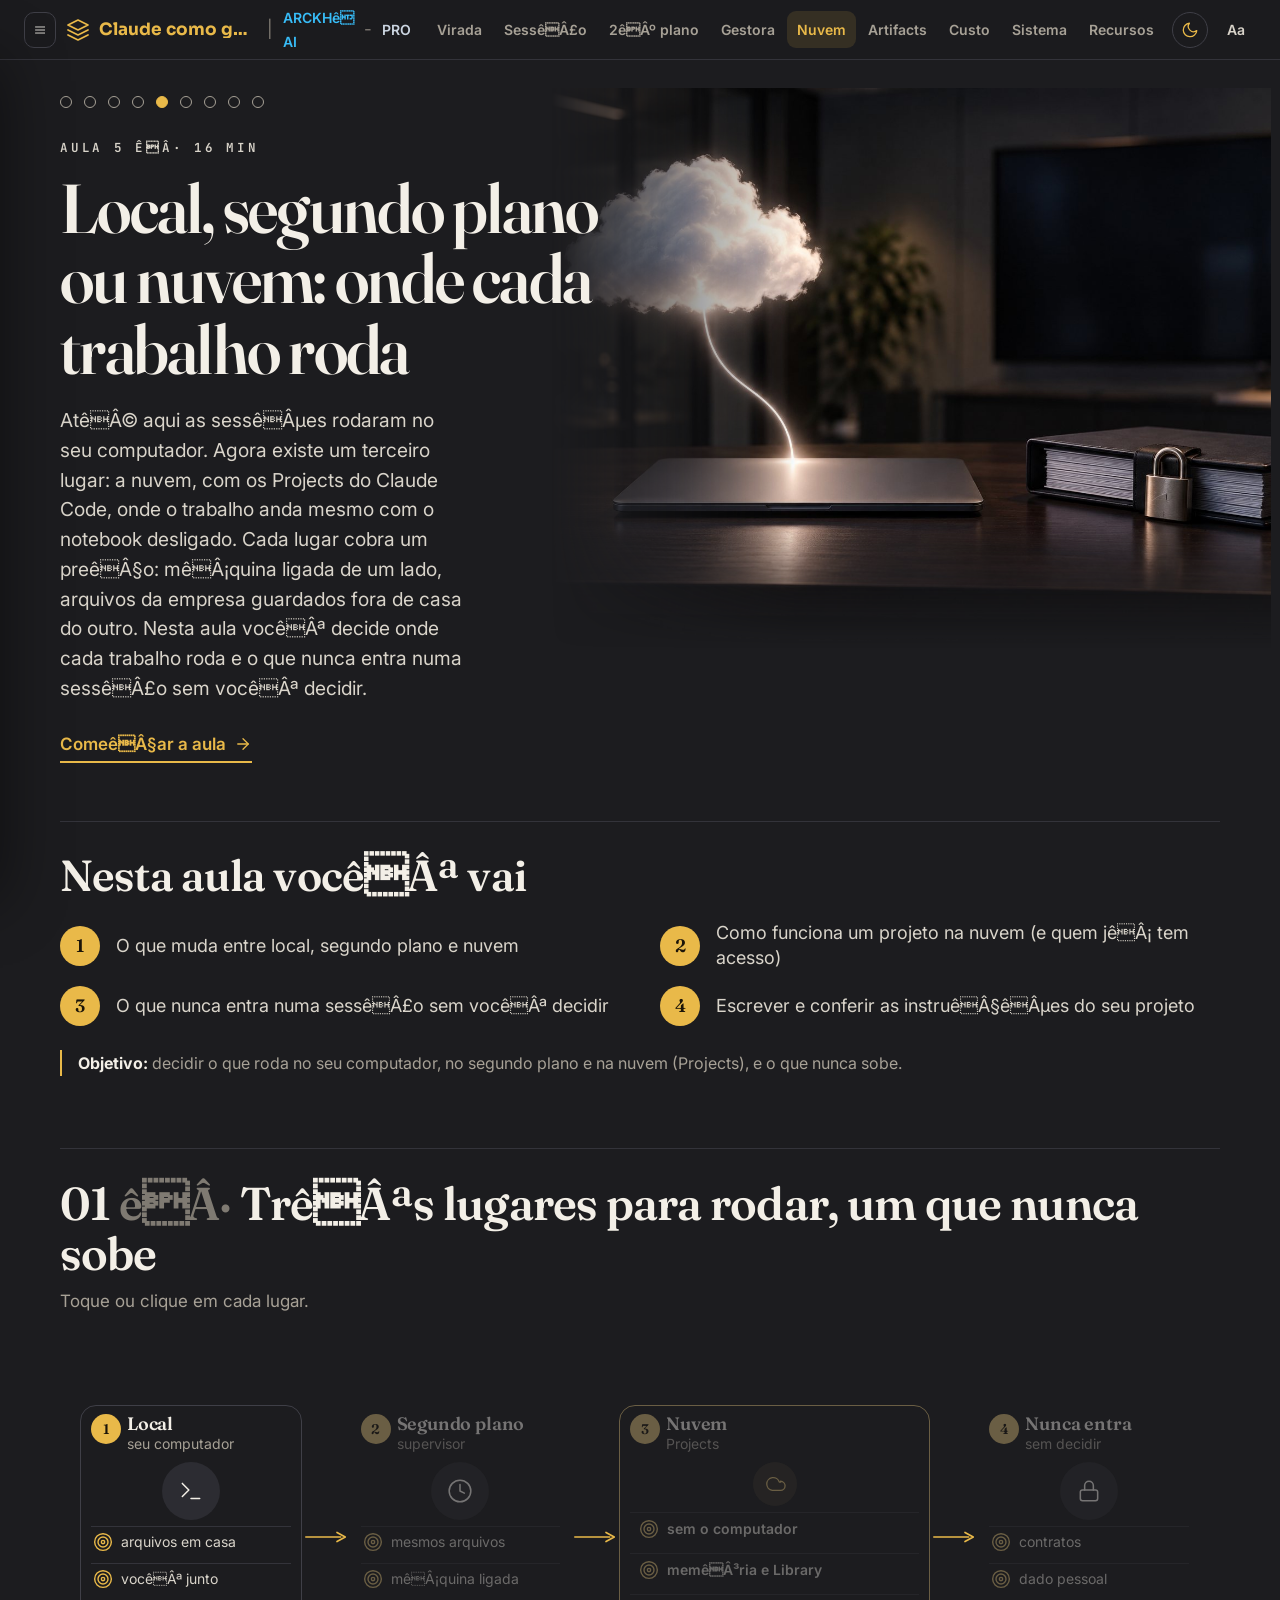
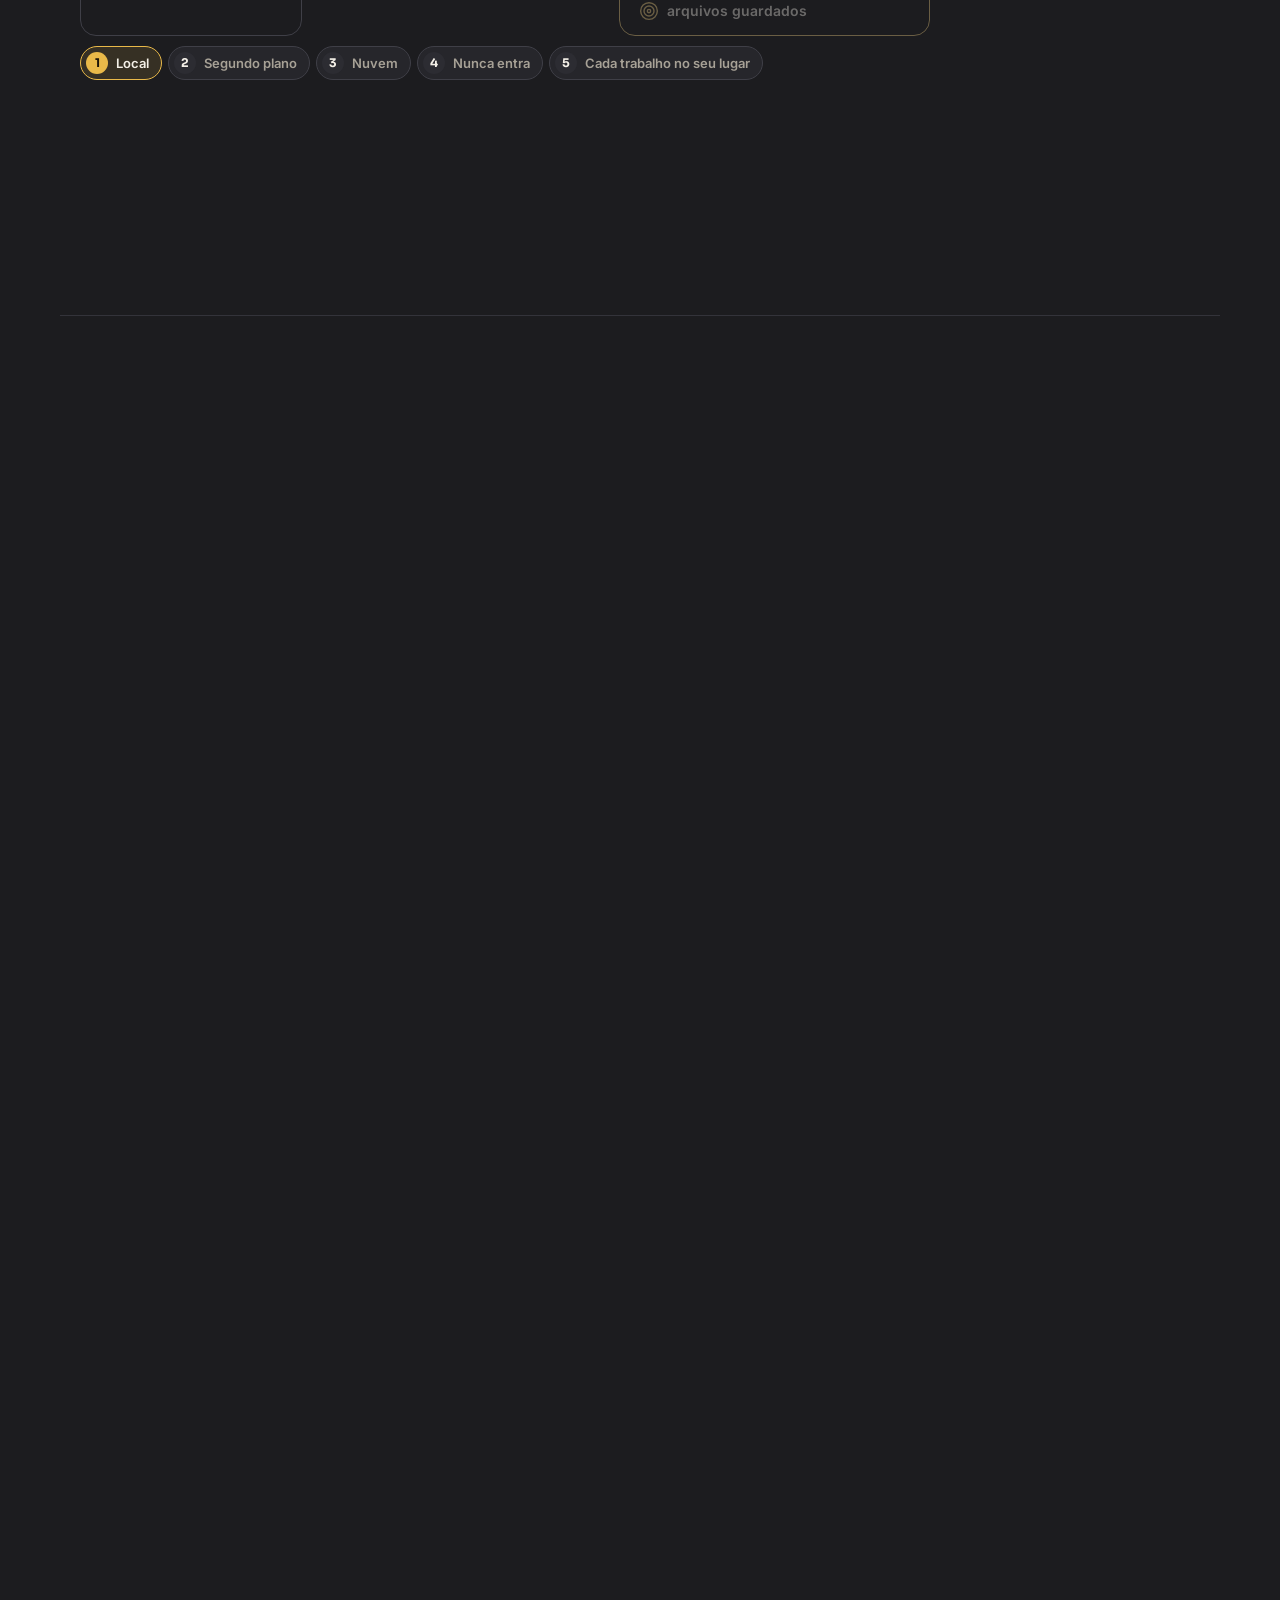
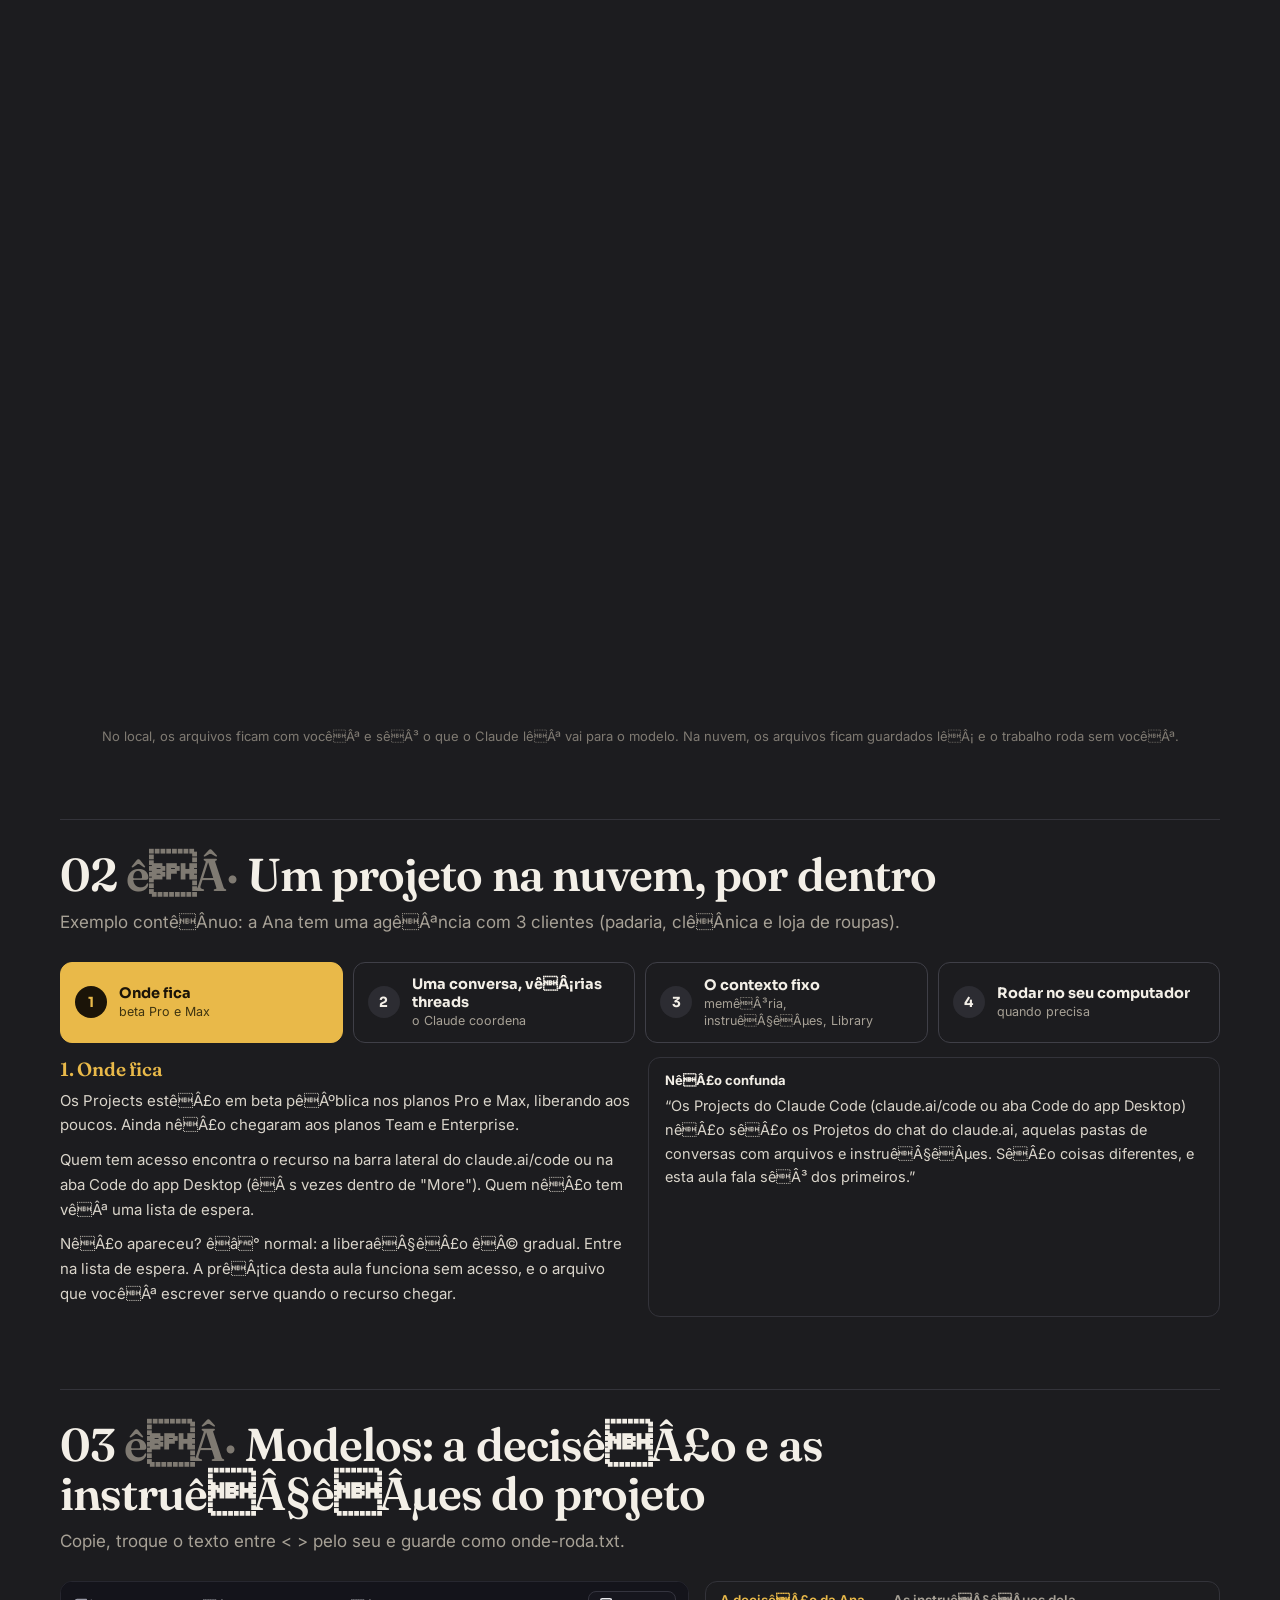
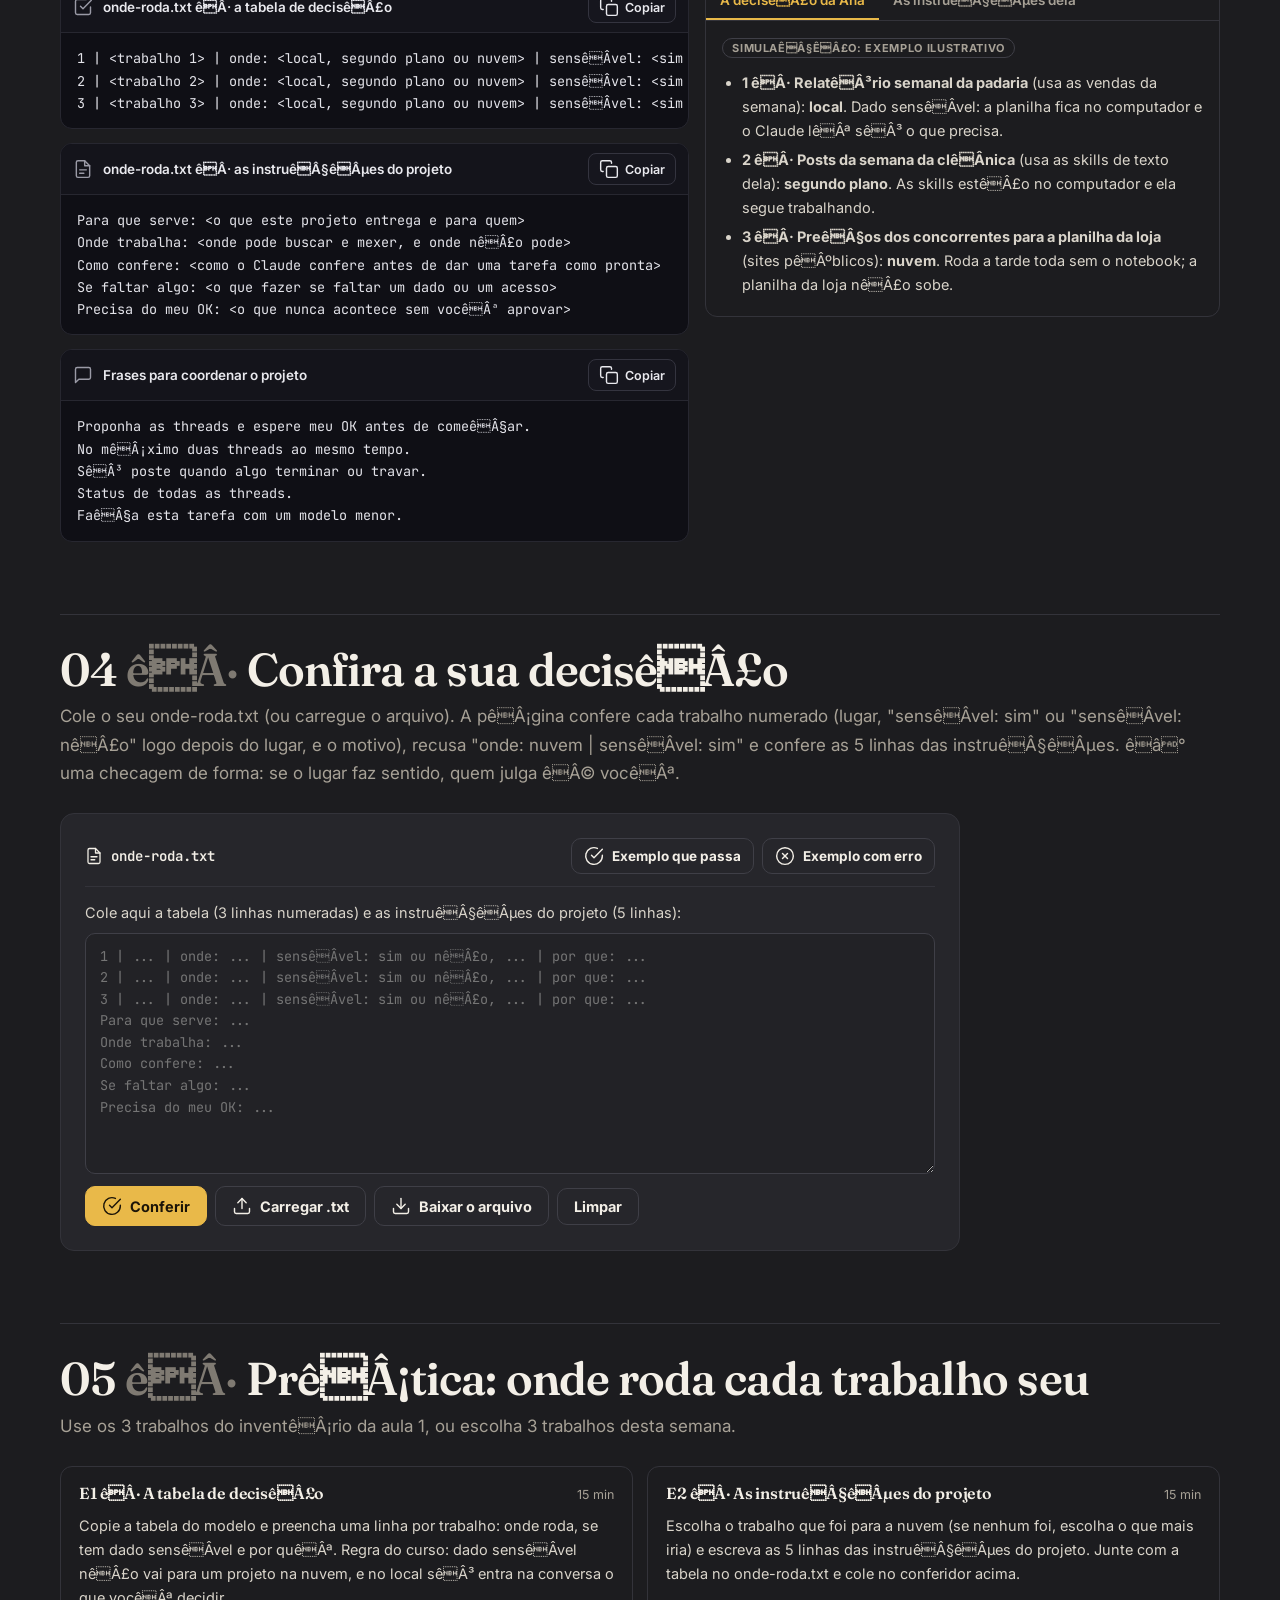
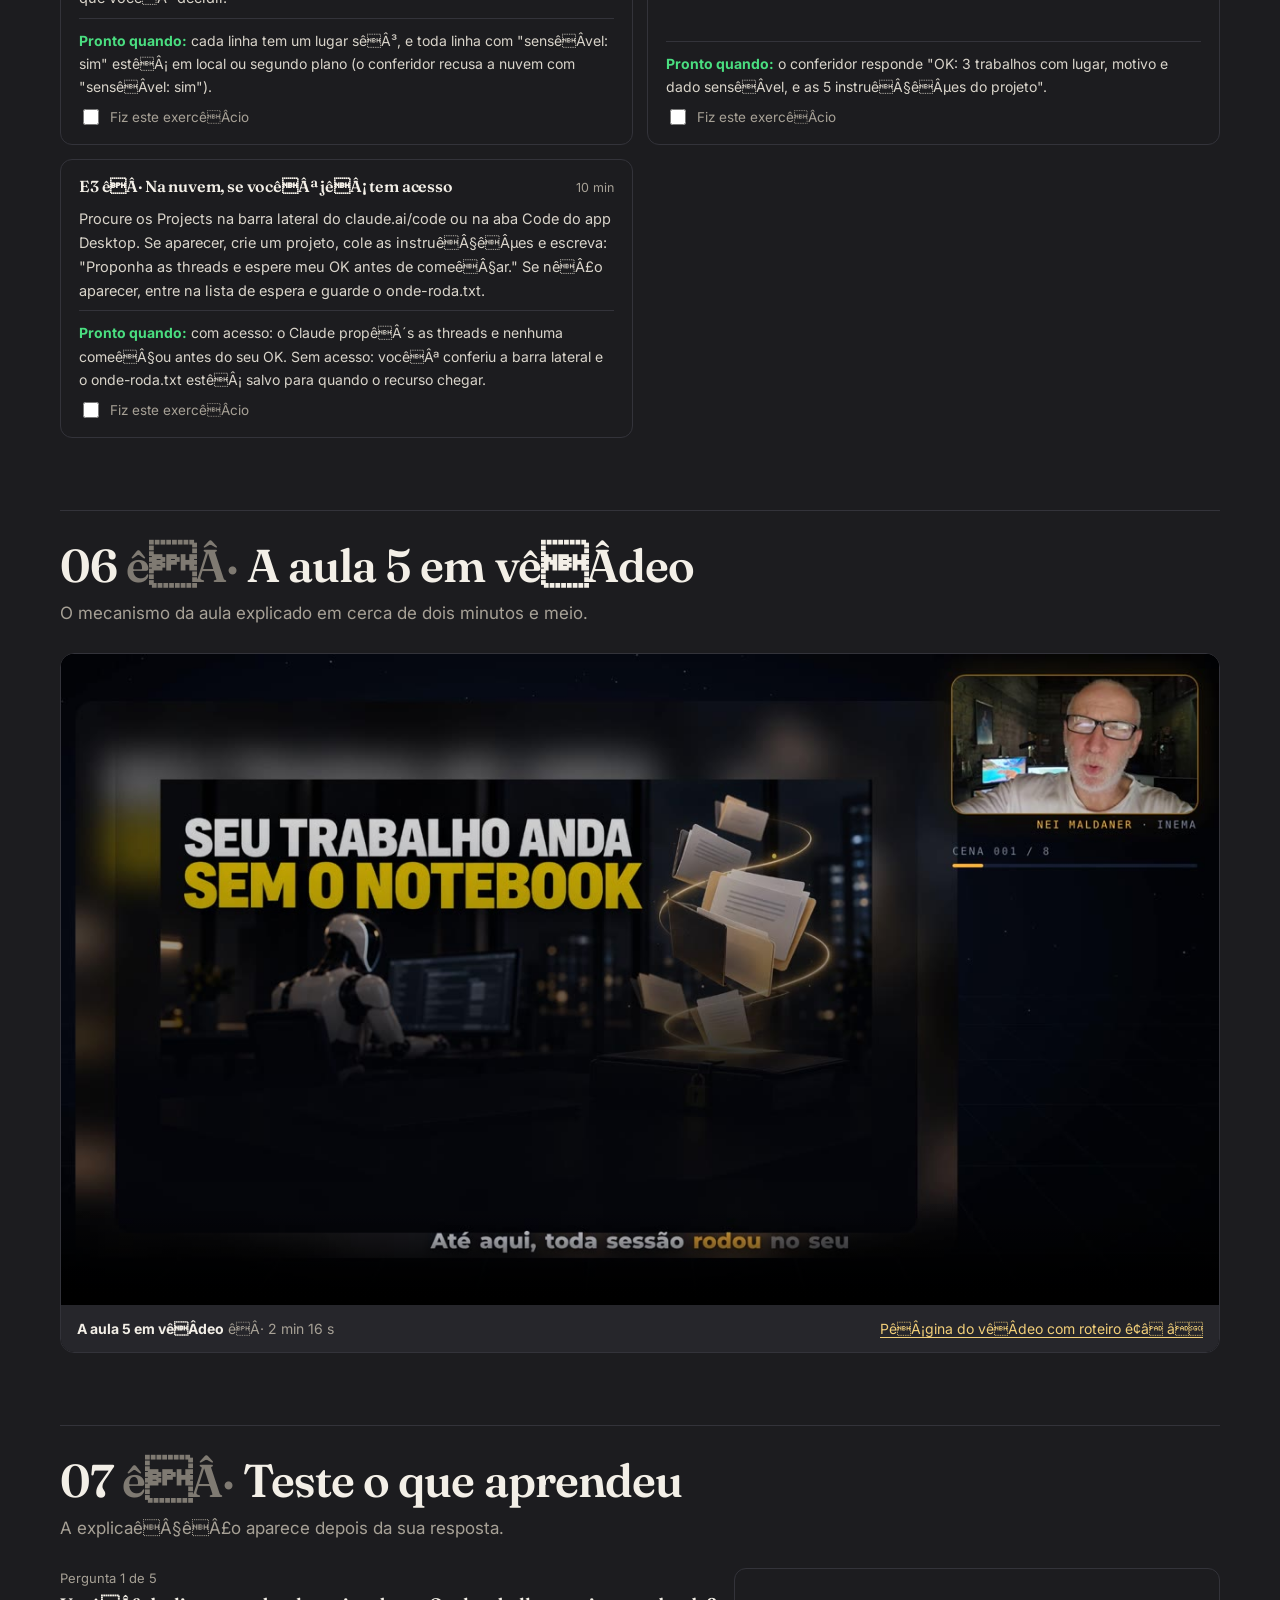
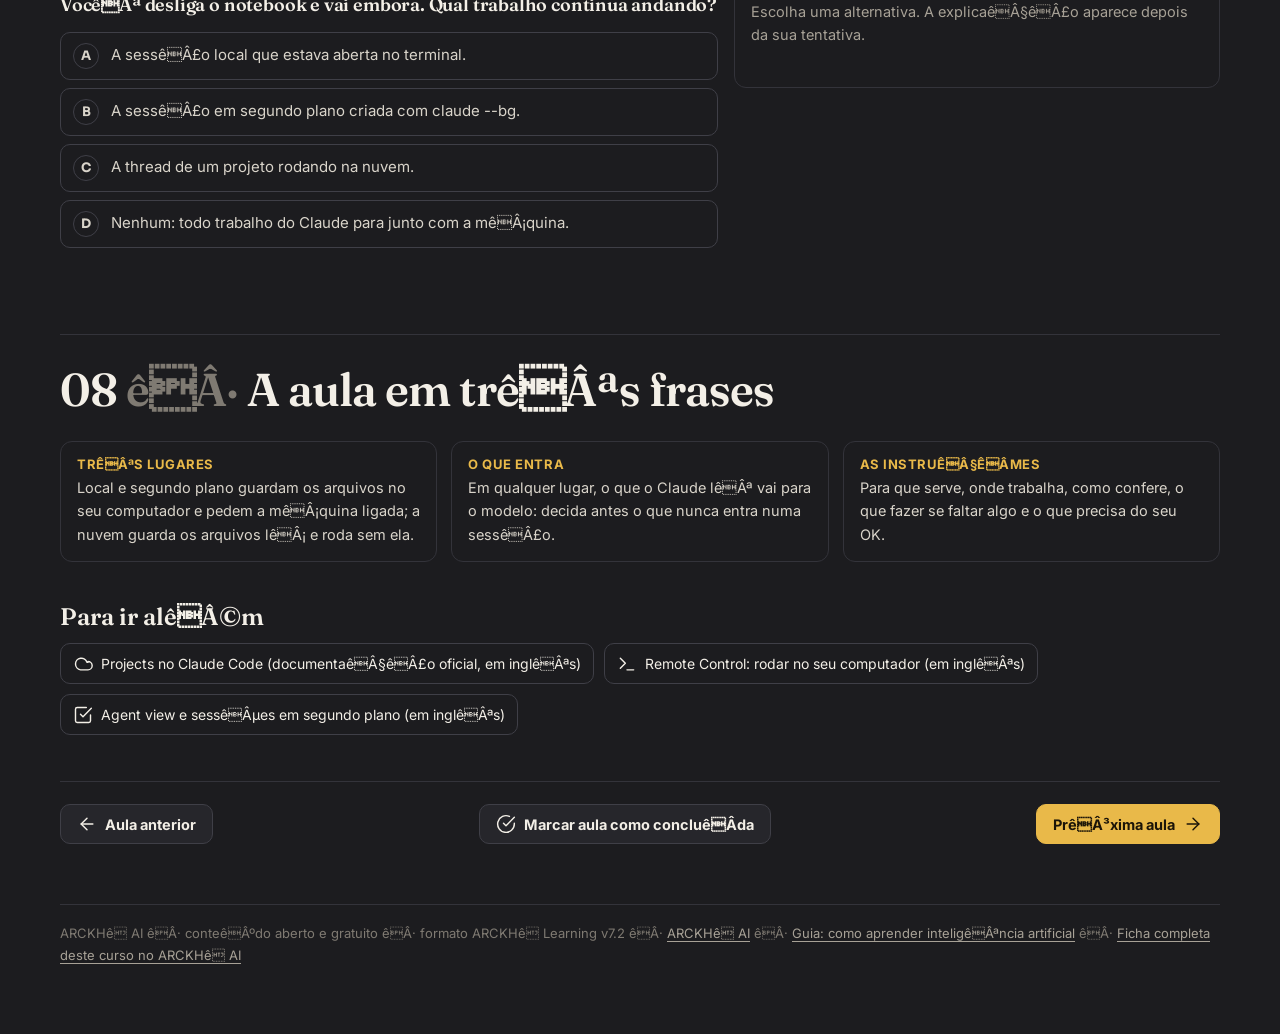
<file: aulas/nuvem/index.html>
<!DOCTYPE html>
<html lang="pt-BR">
<head>
<meta charset="utf-8"/>
<meta name="viewport" content="width=device-width, initial-scale=1"/>
<title>Local, segundo plano ou nuvem: onde cada trabalho roda êÂ· Claude como gestor de agentes êÂ· ARCKHê</title>
<meta name="description" content="AtêÂ© aqui as sessêÂµes rodaram no seu computador. Agora existe um terceiro lugar: a nuvem, com os Projects do Claude Code, onde o trabalho anda mesmo com o notebook desligado. Cada lugar cobra um preêÂ§o: mêÂ¡quina ligada de um lado, arquivos da empresa guardados fora de casa do outro. Nesta aula vocêÂª decide onde cada trabalho roda e o que nunca entra numa sessêÂ£o sem vocêÂª decidir."/>
<meta property="og:title" content="Local, segundo plano ou nuvem: onde cada trabalho roda êÂ· Claude como gestor de agentes êÂ· ARCKHê"/>
<meta property="og:description" content="AtêÂ© aqui as sessêÂµes rodaram no seu computador. Agora existe um terceiro lugar: a nuvem, com os Projects do Claude Code, onde o trabalho anda mesmo com o notebook desligado. Cada lugar cobra um preêÂ§o: mêÂ¡quina ligada de um lado, arquivos da empresa guardados fora de casa do outro. Nesta aula vocêÂª decide onde cada trabalho roda e o que nunca entra numa sessêÂ£o sem vocêÂª decidir."/>
<meta property="og:image" content="https://linnoff88-dev.github.io/
<meta name="theme-color" content="#0c0c10"/>
<link rel="icon" href="../../assets/img/favicon.svg" type="image/svg+xml"/>
<link rel="canonical" href="https://linnoff88-dev.github.io/
<link rel="preconnect" href="https://fonts.googleapis.com"/><link rel="preconnect" href="https://fonts.gstatic.com" crossorigin/>
<link href="https://fonts.googleapis.com/css2?family=Inter:wght@400;500;600;700&family=JetBrains+Mono:wght@400;600&family=Sora:wght@600;700;800&family=Fraunces:opsz,wght@9..144,500;9..144,600;9..144,700&display=swap" rel="stylesheet"/>
<link rel="stylesheet" href="../../assets/v71.css"/>
<link rel="stylesheet" href="../../assets/v72.css"/>
<link rel="stylesheet" href="../../assets/v72-conferidor.css"/>
<meta name="generator" content="ARCKHê Learning 7.14.23"/>
<script>try{if(JSON.parse(localStorage.getItem("claude-gestor-de-agentes-v72:tema"))==="papel")document.documentElement.setAttribute("data-tema","papel")}catch(e){}</script>
</head><body data-curso="claude-gestor-de-agentes-v72" data-aula="nuvem" data-total="9" data-total-ex="28"><a class="skip" href="#conteudo">Pular para o conteêÂºdo</a><header class="topo"><div class="esq"><button type="button" class="menu-btn" aria-expanded="false" aria-controls="lado"><svg class="ico" viewBox="0 0 24 24" aria-hidden="true"><line x1="3" y1="6" x2="21" y2="6"/><line x1="3" y1="12" x2="21" y2="12"/><line x1="3" y1="18" x2="21" y2="18"/></svg><span class="sr">Aulas</span></button><a class="marca" href="../../index.html"><svg class="ico" viewBox="0 0 24 24" aria-hidden="true"><polygon points="12 2 2 7 12 12 22 7 12 2"/><polyline points="2 17 12 22 22 17"/><polyline points="2 12 12 17 22 12"/></svg><span>Claude como gestor de agentes</span></a><span class="sep">|</span><a class="club" href="https://ARCKHê AI" target="_blank" rel="noopener">ARCKHê AI</a><span class="tr">-</span><a class="pro" href="https://ARCKHê.pro" target="_blank" rel="noopener">PRO</a></div><nav class="dir" aria-label="Aulas"><a href="../../aulas/virada/index.html" class="tlink" title="A virada: de uma conversa por vez para uma equipe de sessêÂµes"><span class="curto">A1</span><span class="longo">Virada</span></a><a href="../../aulas/sessao/index.html" class="tlink" title="Uma sessêÂ£o sem perder o fio: pergunta lateral, resumo, cor e lado a lado"><span class="curto">A2</span><span class="longo">SessêÂ£o</span></a><a href="../../aulas/segundo-plano/index.html" class="tlink" title="Segundo plano: vêÂ¡rias sessêÂµes trabalhando, uma tela para ver todas"><span class="curto">A3</span><span class="longo">2êÂº plano</span></a><a href="../../aulas/sessao-gestora/index.html" class="tlink" title="A sessêÂ£o gestora: ela coordena, vocêÂª decide"><span class="curto">A4</span><span class="longo">Gestora</span></a><a href="../../aulas/nuvem/index.html" class="tlink on" aria-current="page" title="Local, segundo plano ou nuvem: onde cada trabalho roda"><span class="curto">A5</span><span class="longo">Nuvem</span></a><a href="../../aulas/artifacts/index.html" class="tlink" title="Artifacts: o resultado vira algo que outra pessoa usa"><span class="curto">A6</span><span class="longo">Artifacts</span></a><a href="../../aulas/custo/index.html" class="tlink" title="O painel de controle: custo e saêÂºde das suas sessêÂµes"><span class="curto">A7</span><span class="longo">Custo</span></a><a href="../../aulas/sistema/index.html" class="tlink" title="Seu sistema de gestêÂ£o: rotina, ciclo e limites"><span class="curto">A8</span><span class="longo">Sistema</span></a><a href="../../aulas/recursos/index.html" class="tlink" title="Guia dos recursos: o que êÂ© cada um, e um exemplo"><span class="curto">A9</span><span class="longo">Recursos</span></a><button type="button" class="tema-btn" title="Trocar tema claro/escuro"><svg class="ico sol" viewBox="0 0 24 24" aria-hidden="true"><circle cx="12" cy="12" r="4"/><path d="M12 2v2M12 20v2M4.9 4.9l1.4 1.4M17.7 17.7l1.4 1.4M2 12h2M20 12h2M4.9 19.1l1.4-1.4M17.7 6.3l1.4-1.4"/></svg><svg class="ico lua" viewBox="0 0 24 24" aria-hidden="true"><path d="M21 12.8A9 9 0 1 1 11.2 3a7 7 0 0 0 9.8 9.8z"/></svg><span class="sr">Trocar tema claro/escuro</span></button><div class="aa"><button type="button" class="aa-btn" aria-expanded="false" aria-controls="aparencia" title="AparêÂªncia">Aa</button><div class="aa-pop" id="aparencia" hidden><p>Tema</p><div class="aa-seg"><button type="button" data-tema="escuro">Escuro</button><button type="button" data-tema="papel">Papel claro</button></div><p style="margin-top:12px">Tamanho do texto</p><div class="aa-seg"><button type="button" data-escala="0.9">Aê¢Ëâ</button><button type="button" data-escala="1">A</button><button type="button" data-escala="1.12">A+</button></div></div></div></nav></header><div class="casca"><aside class="lado" id="lado" aria-label="Aulas"><a class="voltar" href="https://ARCKHê AI/"><svg class="ico" viewBox="0 0 24 24" aria-hidden="true"><line x1="19" y1="12" x2="5" y2="12"/><polyline points="12 19 5 12 12 5"/></svg>ARCKHê AI</a><p class="curso-nome">Claude como gestor de agentes</p><p class="curso-sub">De uma conversa a uma equipe de sessêÂµes</p><div class="ind"><span class="ind-rot">Estudo (aulas)</span><span class="prog-txt"><span data-pct>0</span>%</span></div><div class="prog" aria-hidden="true"><i></i></div><div class="ind"><span class="ind-rot">PrêÂ¡tica declarada</span><span class="prog-txt"><span data-prat>0</span>/28</span></div><div class="prog pratica" aria-hidden="true"><i></i></div><p class="ind-nota">PrêÂ¡tica = exercêÂ­cios que vocêÂª marcou como feitos. A comprovaêÂ§êÂ£o vem na prova da certificaêÂ§êÂ£o.</p><ol class="lista-aulas"><li><a href="../../aulas/virada/index.html" data-slug="virada" class=""><span class="st" aria-hidden="true"></span><span>1. Da conversa êÂ  gestêÂ£o<small>15 min</small></span></a></li><li><a href="../../aulas/sessao/index.html" data-slug="sessao" class=""><span class="st" aria-hidden="true"></span><span>2. Uma sessêÂ£o sem perder o fio<small>14 min</small></span></a></li><li><a href="../../aulas/segundo-plano/index.html" data-slug="segundo-plano" class=""><span class="st" aria-hidden="true"></span><span>3. SessêÂµes em 2êÂº plano<small>15 min</small></span></a></li><li><a href="../../aulas/sessao-gestora/index.html" data-slug="sessao-gestora" class=""><span class="st" aria-hidden="true"></span><span>4. SessêÂ£o gestora<small>18 min</small></span></a></li><li><a href="../../aulas/nuvem/index.html" data-slug="nuvem" class="atual" aria-current="page"><span class="st" aria-hidden="true"></span><span>5. Onde cada trabalho roda<small>16 min</small></span></a></li><li><a href="../../aulas/artifacts/index.html" data-slug="artifacts" class=""><span class="st" aria-hidden="true"></span><span>6. Do resultado ao link<small>14 min</small></span></a></li><li><a href="../../aulas/custo/index.html" data-slug="custo" class=""><span class="st" aria-hidden="true"></span><span>7. Custo e saêÂºde<small>20 min</small></span></a></li><li><a href="../../aulas/sistema/index.html" data-slug="sistema" class=""><span class="st" aria-hidden="true"></span><span>8. Seu sistema<small>18 min</small></span></a></li><li><a href="../../aulas/recursos/index.html" data-slug="recursos" class=""><span class="st" aria-hidden="true"></span><span>9. Guia dos recursos<small>15 min</small></span></a></li></ol><div class="estudo"><p class="es-tit">Seu estudo</p><details class="es-bloco" data-es="desempenho"><summary><svg class="ico" viewBox="0 0 24 24" aria-hidden="true"><line x1="18" y1="20" x2="18" y2="10"/><line x1="12" y1="20" x2="12" y2="4"/><line x1="6" y1="20" x2="6" y2="14"/></svg><span>Desempenho nos testes</span><span class="es-cont" data-es-cont="desempenho"></span></summary><div class="es-corpo" data-es-corpo="desempenho"></div></details><details class="es-bloco" data-es="notas"><summary><svg class="ico" viewBox="0 0 24 24" aria-hidden="true"><path d="M12 20h9"/><path d="M16.5 3.5a2.1 2.1 0 0 1 3 3L7 19l-4 1 1-4z"/></svg><span>Minhas anotaêÂ§êÂµes</span><span class="es-cont" data-es-cont="notas"></span></summary><div class="es-corpo" data-es-corpo="notas"></div></details><details class="es-bloco" data-es="dados"><summary><svg class="ico" viewBox="0 0 24 24" aria-hidden="true"><ellipse cx="12" cy="5" rx="8" ry="3"/><path d="M4 5v14c0 1.7 3.6 3 8 3s8-1.3 8-3V5"/><path d="M4 12c0 1.7 3.6 3 8 3s8-1.3 8-3"/></svg><span>Copiar meus dados</span><span class="es-cont" data-es-cont="dados"></span></summary><div class="es-corpo" data-es-corpo="dados"><p class="es-exp">Seu progresso, suas anotaêÂ§êÂµes e as notas dos testes ficam sêÂ³ neste navegador. Baixe uma cêÂ³pia (.json) para guardar ou para continuar em outro computador ou navegador; lêÂ¡, carregue a cêÂ³pia. Carregar soma com o que jêÂ¡ existe e nêÂ£o apaga nada.</p><div class="es-acoes"><button type="button" class="es-btn es-exportar"><svg class="ico" viewBox="0 0 24 24" aria-hidden="true"><path d="M21 15v4a2 2 0 0 1-2 2H5a2 2 0 0 1-2-2v-4"/><polyline points="7 10 12 15 17 10"/><line x1="12" y1="15" x2="12" y2="3"/></svg>Baixar cêÂ³pia</button><label class="es-btn es-importar"><svg class="ico" viewBox="0 0 24 24" aria-hidden="true"><path d="M21 15v4a2 2 0 0 1-2 2H5a2 2 0 0 1-2-2v-4"/><polyline points="17 8 12 3 7 8"/><line x1="12" y1="3" x2="12" y2="15"/></svg>Carregar cêÂ³pia<input type="file" class="sr" accept=".json,application/json"/></label></div><p class="es-msg" aria-live="polite"></p></div></details></div><script type="application/json" id="estudo-dados">{"txt": {"titulo": "Seu estudo", "continuar": "Continuar de onde parei", "comecar": "ComeêÂ§ar pela aula 1", "cta_continuar": "Continuar a aula {n}", "hoje": "hoje", "ontem": "ontem", "ha_dias": "hêÂ¡ {n} dias", "desempenho": "Desempenho nos testes", "notas": "Minhas anotaêÂ§êÂµes", "dados": "Copiar meus dados", "sem_testes": "Nenhum teste feito ainda. O teste fica no fim de cada aula.", "nao_fez": "teste ainda nêÂ£o feito", "ultimo": "êÅ¡ltimo", "melhor": "Melhor", "tentativas": "tentativas", "tentativa": "tentativa", "tudo_certo": "Acertou tudo no êÂºltimo teste.", "rever": "Para rever", "resposta": "Resposta certa:", "ir_teste": "Refazer o teste", "sem_notas": "Nenhuma anotaêÂ§êÂ£o ainda. Na aula, selecione um trecho do texto e toque em Marcar ou Anotar.", "so_marcado": "(sêÂ³ marcado)", "marcar": "Marcar", "anotar": "Anotar", "salvar": "Salvar", "apagar": "Apagar marca", "fechar": "Fechar", "nota_ph": "Escreva sua anotaêÂ§êÂ£o sobre este trechoê¢â¬Â¦", "um_bloco": "Marque dentro de um parêÂ¡grafo sêÂ³.", "nao_marca": "Este trecho nêÂ£o pode ser marcado.", "dados_exp": "Seu progresso, suas anotaêÂ§êÂµes e as notas dos testes ficam sêÂ³ neste navegador. Baixe uma cêÂ³pia (.json) para guardar ou para continuar em outro computador ou navegador; lêÂ¡, carregue a cêÂ³pia. Carregar soma com o que jêÂ¡ existe e nêÂ£o apaga nada.", "exportar": "Baixar cêÂ³pia", "importar": "Carregar cêÂ³pia", "import_ok": "CêÂ³pia carregada ({n} itens). Atualizando a pêÂ¡ginaê¢â¬Â¦", "import_erro": "Arquivo nêÂ£o reconhecido. Nada foi alterado.", "import_outro": "Esta cêÂ³pia êÂ© de outro curso. Nada foi alterado.", "export_ok": "CêÂ³pia baixada."}, "aulas": [{"slug": "virada", "num": 1, "t": "Da conversa êÂ  gestêÂ£o", "quiz": {"sec": "s9", "perguntas": [{"p": "O que muda no seu papel quando vocêÂª passa do agente para a gestêÂ£o de agentes?", "certa": "VocêÂª coordena vêÂ¡rias sessêÂµes e entra sêÂ³ nas decisêÂµes."}, {"p": "O que êÂ© uma sessêÂ£o, no sentido deste curso?", "certa": "Uma conversa do Claude com o seu prêÂ³prio histêÂ³rico, independente das outras."}, {"p": "A Ana quer ver numa tela sêÂ³ quais sessêÂµes terminaram e qual estêÂ¡ esperando por ela. Em que grupo isso estêÂ¡?", "certa": "Ver, com a agent view."}, {"p": "Qual destes recursos estêÂ¡ marcado como experimental e vem desligado por padrêÂ£o?", "certa": "Agent teams."}, {"p": "Rodar vêÂ¡rias sessêÂµes ao mesmo tempo jêÂ¡ êÂ© uma plataforma completa de gestêÂ£o de agentes?", "certa": "NêÂ£o: permissêÂµes, custo, filas, mêÂ©tricas e recuperaêÂ§êÂ£o de falhas ainda sêÂ£o montados por vocêÂª."}]}}, {"slug": "sessao", "num": 2, "t": "Uma sessêÂ£o sem perder o fio", "quiz": {"sec": "s6", "perguntas": [{"p": "No meio de uma tarefa, vocêÂª quer tirar uma dêÂºvida rêÂ¡pida sem desviar a conversa. O que usar?", "certa": "/btw seguido da pergunta."}, {"p": "VocêÂª pergunta com /btw: \"pesquise na internet o preêÂ§o do concorrente\". O que acontece?", "certa": "Ele nêÂ£o pesquisa: o /btw responde sêÂ³ com o que a sessêÂ£o jêÂ¡ tem, sem ferramentas."}, {"p": "Para que serve o /recap?", "certa": "Dar um resumo de uma linha do que a sessêÂ£o fez, na hora."}, {"p": "No app Desktop, como abrir uma segunda sessêÂ£o lado a lado com a atual?", "certa": "Alt+clique (Option no Mac) na sessêÂ£o da barra lateral."}, {"p": "Por que dar uma cor a cada sessêÂ£o com /color?", "certa": "Para reconhecer a sessêÂ£o de relance, inclusive na agent view."}]}}, {"slug": "segundo-plano", "num": 3, "t": "SessêÂµes em 2êÂº plano", "quiz": {"sec": "s7", "perguntas": [{"p": "VocêÂª quer que o Claude resuma um relatêÂ³rio enquanto vocêÂª faz outra coisa. Qual comando?", "certa": "claude --bg \"Resuma o relatêÂ³rio\""}, {"p": "Na agent view, em que grupo aparece a sessêÂ£o que estêÂ¡ esperando vocêÂª responder?", "certa": "Needs input"}, {"p": "VocêÂª fechou o terminal com duas sessêÂµes em segundo plano. O que acontece?", "certa": "Continuam rodando, com o computador ligado."}, {"p": "Como ver sêÂ³ as sessêÂµes que estêÂ£o esperando por vocêÂª?", "certa": "Digitar s:blocked na caixa da agent view."}, {"p": "Uma sessêÂ£o em segundo plano criou trêÂªs subagentes por dentro. Quantas linhas novas aparecem na agent view?", "certa": "Nenhuma alêÂ©m da prêÂ³pria sessêÂ£o."}]}}, {"slug": "sessao-gestora", "num": 4, "t": "SessêÂ£o gestora", "quiz": {"sec": "s8", "perguntas": [{"p": "O que êÂ© a sessêÂ£o gestora neste curso?", "certa": "Um papel: acompanhar as sessêÂµes, resolver o pequeno e subir o grande."}, {"p": "Qual caminho roda as tarefas sem o seu computador ligado?", "certa": "Projects, com threads na nuvem."}, {"p": "VocêÂª usa sêÂ³ o app Desktop, sem terminal. Como saber qual sessêÂ£o estêÂ¡ esperando por vocêÂª?", "certa": "Perguntar numa sessêÂ£o da aba Code, em linguagem simples."}, {"p": "A gestora da Ana pergunta se pode mandar o relatêÂ³rio pronto direto para a padaria. Pelas instruêÂ§êÂµes da Ana, o que acontece?", "certa": "Espera o OK da Ana."}, {"p": "Por que o status vem em trêÂªs estados (concluêÂ­do, bloqueado, precisa de vocêÂª)?", "certa": "Para vocêÂª bater o olho e agir sêÂ³ no que precisa de vocêÂª."}]}}, {"slug": "nuvem", "num": 5, "t": "Onde cada trabalho roda", "quiz": {"sec": "s7", "perguntas": [{"p": "VocêÂª desliga o notebook e vai embora. Qual trabalho continua andando?", "certa": "A thread de um projeto rodando na nuvem."}, {"p": "A Ana vai fazer o relatêÂ³rio semanal da padaria com as vendas da semana. Pela regra do curso, onde isso roda?", "certa": "No computador dela: local ou em segundo plano."}, {"p": "O que vocêÂª escreve nas instruêÂ§êÂµes do projeto?", "certa": "Para que serve, onde trabalhar, como conferir, o que fazer se faltar algo e o que precisa do seu OK."}, {"p": "VocêÂª abre a barra lateral e nêÂ£o encontra os Projects. O que isso quer dizer?", "certa": "A beta libera aos poucos: entre na lista de espera."}, {"p": "Uma thread do projeto precisa de um arquivo que vocêÂª nêÂ£o quer guardar na nuvem. O que fazer?", "certa": "Pedir que ela rode no seu computador (Work locally), ligado e acordado."}]}}, {"slug": "artifacts", "num": 6, "t": "Do resultado ao link", "quiz": {"sec": "s7", "perguntas": [{"p": "VocêÂª terminou o painel e quer que a equipe veja. Qual êÂ© o caminho?", "certa": "BotêÂ£o Share e escolher o acesso; depois copiar o link."}, {"p": "A Ana compartilhou um painel novo pelo botêÂ£o Share com a dona da padaria. O que a dona precisa para abrir?", "certa": "Entrar com uma conta Claude."}, {"p": "Quais tipos de artifact ainda estêÂ£o em beta?", "certa": "PainêÂ©is e Motion."}, {"p": "A Ana vai mostrar êÂ  dona da padaria, numa reuniêÂ£o, o resultado do mêÂªs em 6 telas. Qual tipo serve melhor?", "certa": "ApresentaêÂ§êÂ£o (Slides)."}, {"p": "O que êÂ© a IA embutida num artifact?", "certa": "Perguntas em linguagem natural feitas dentro da prêÂ³pria pêÂ¡gina."}]}}, {"slug": "custo", "num": 7, "t": "Custo e saêÂºde", "quiz": {"sec": "s10", "perguntas": [{"p": "Por que trêÂªs sessêÂµes abertas ao mesmo tempo gastam mais do que uma?", "certa": "Porque cada sessêÂ£o tem o prêÂ³prio contexto, lido a cada mensagem."}, {"p": "Qual comando mostra quanto do limite do plano vocêÂª jêÂ¡ usou?", "certa": "/usage, com o custo da sessêÂ£o e o uso do plano."}, {"p": "Ana tem uma sessêÂ£o que sêÂ³ gera legendas de foto. O que fazer com o /advisor nela?", "certa": "Deixar desligado: modelo forte êÂ© para decisêÂµes grandes."}, {"p": "Antes de instalar um mod, o que fazer?", "certa": "Rodar claude plugin validate e ler os eventos e o que ele pede."}, {"p": "VocêÂª rodou /skill-doctor e o relatêÂ³rio veio vazio. O que isso quer dizer?", "certa": "Que vocêÂª nêÂ£o tem skill instalada, e estêÂ¡ tudo bem."}]}}, {"slug": "sistema", "num": 8, "t": "Seu sistema", "quiz": {"sec": "s8", "perguntas": [{"p": "Qual a ordem do ciclo antes de dar uma entrega como pronta?", "certa": "Observar, criticar, otimizar e validar, nessa ordem."}, {"p": "De manhêÂ£, como Ana vêÂª sêÂ³ as sessêÂµes que esperam por ela?", "certa": "Na agent view, digita s:blocked na caixa de filtro."}, {"p": "Qual destas êÂ© uma regra de pronto que dêÂ¡ para conferir?", "certa": "Cada post cita o horêÂ¡rio, e a clêÂ­nica aprova."}, {"p": "Gerenciar vêÂ¡rias sessêÂµes êÂ© o mesmo que ter uma plataforma completa de gestêÂ£o de agentes?", "certa": "NêÂ£o: faltam peêÂ§as como permissêÂµes, filas e auditoria."}, {"p": "Por que registrar uma linha por entrega?", "certa": "Para saber, depois, quem fez o quêÂª e o que vocêÂª mudou."}]}}, {"slug": "recursos", "num": 9, "t": "Guia dos recursos", "quiz": {"sec": "s9", "perguntas": [{"p": "Ana quer ver, numa tela sêÂ³, qual das trêÂªs sessêÂµes em segundo plano estêÂ¡ esperando por ela. O que ela usa?", "certa": "claude agents, que mostra todas as sessêÂµes e quem estêÂ¡ em Needs input."}, {"p": "Ana vai viajar e quer que os posts da clêÂ­nica continuem sendo feitos com o computador dela desligado. Qual recurso serve?", "certa": "Uma thread de um projeto no Projects, rodando na nuvem."}, {"p": "Qual destes recursos êÂ© experimental e vem desligado?", "certa": "Agent teams."}, {"p": "Ana baixou um mod e quer saber o que ele faz sozinho antes de instalar. Qual comando ela roda?", "certa": "claude plugin validate ./pasta-do-mod"}]}}]}</script><div class="lado-card">Ideia central<b>VocêÂª deixa de conversar e passa a coordenar</b>VêÂ¡rias sessêÂµes trabalhando, uma visêÂ£o que mostra quem precisa de vocêÂª, e as suas decisêÂµes no centro.<br/><a href="https://linnoff88-dev.github.io/ target="_blank" rel="noopener">Ir para a sessêÂ£o gestora ê¢â â</a></div></aside><main class="principal" id="conteudo"><div class="miolo" data-competencias="escolher-onde-roda;proteger-dados-da-empresa;escrever-instrucoes-do-projeto"><div class="aula-hero com-img"><div class="ah-txt"><nav class="pontos" aria-label="Aulas"><a href="../../aulas/virada/index.html" class="pt" data-slug="virada" title="A virada: de uma conversa por vez para uma equipe de sessêÂµes"><span class="sr">A virada: de uma conversa por vez para uma equipe de sessêÂµes</span></a><a href="../../aulas/sessao/index.html" class="pt" data-slug="sessao" title="Uma sessêÂ£o sem perder o fio: pergunta lateral, resumo, cor e lado a lado"><span class="sr">Uma sessêÂ£o sem perder o fio: pergunta lateral, resumo, cor e lado a lado</span></a><a href="../../aulas/segundo-plano/index.html" class="pt" data-slug="segundo-plano" title="Segundo plano: vêÂ¡rias sessêÂµes trabalhando, uma tela para ver todas"><span class="sr">Segundo plano: vêÂ¡rias sessêÂµes trabalhando, uma tela para ver todas</span></a><a href="../../aulas/sessao-gestora/index.html" class="pt" data-slug="sessao-gestora" title="A sessêÂ£o gestora: ela coordena, vocêÂª decide"><span class="sr">A sessêÂ£o gestora: ela coordena, vocêÂª decide</span></a><a href="../../aulas/nuvem/index.html" class="pt on" data-slug="nuvem" title="Local, segundo plano ou nuvem: onde cada trabalho roda"><span class="sr">Local, segundo plano ou nuvem: onde cada trabalho roda</span></a><a href="../../aulas/artifacts/index.html" class="pt" data-slug="artifacts" title="Artifacts: o resultado vira algo que outra pessoa usa"><span class="sr">Artifacts: o resultado vira algo que outra pessoa usa</span></a><a href="../../aulas/custo/index.html" class="pt" data-slug="custo" title="O painel de controle: custo e saêÂºde das suas sessêÂµes"><span class="sr">O painel de controle: custo e saêÂºde das suas sessêÂµes</span></a><a href="../../aulas/sistema/index.html" class="pt" data-slug="sistema" title="Seu sistema de gestêÂ£o: rotina, ciclo e limites"><span class="sr">Seu sistema de gestêÂ£o: rotina, ciclo e limites</span></a><a href="../../aulas/recursos/index.html" class="pt" data-slug="recursos" title="Guia dos recursos: o que êÂ© cada um, e um exemplo"><span class="sr">Guia dos recursos: o que êÂ© cada um, e um exemplo</span></a></nav><p class="kicker">Aula 5 êÂ· 16 min</p><h1>Local, segundo plano ou nuvem: onde cada trabalho roda</h1><p class="lead">AtêÂ© aqui as sessêÂµes rodaram no seu computador. Agora existe um terceiro lugar: a nuvem, com os Projects do Claude Code, onde o trabalho anda mesmo com o notebook desligado. Cada lugar cobra um preêÂ§o: mêÂ¡quina ligada de um lado, arquivos da empresa guardados fora de casa do outro. Nesta aula vocêÂª decide onde cada trabalho roda e o que nunca entra numa sessêÂ£o sem vocêÂª decidir.</p><a class="comecar" href="#s1">ComeêÂ§ar a aula <svg class="ico" viewBox="0 0 24 24" aria-hidden="true"><line x1="5" y1="12" x2="19" y2="12"/><polyline points="12 5 19 12 12 19"/></svg></a></div><figure class="ah-img"><img src="../../assets/img/hero/nuvem.jpg" alt="Mesa escura com um notebook fechado; êÂ  esquerda, uma nuvem de luz branca ligada a ele; êÂ  direita, uma pasta com um cadeado." width="1536" height="1024"/></figure></div><div class="nesta2"><h2>Nesta aula vocêÂª vai</h2><ol><li><b class="dn">1</b><span>O que muda entre local, segundo plano e nuvem</span></li><li><b class="dn">2</b><span>Como funciona um projeto na nuvem (e quem jêÂ¡ tem acesso)</span></li><li><b class="dn">3</b><span>O que nunca entra numa sessêÂ£o sem vocêÂª decidir</span></li><li><b class="dn">4</b><span>Escrever e conferir as instruêÂ§êÂµes do seu projeto</span></li></ol><p class="objetivo"><b>Objetivo:</b> decidir o que roda no seu computador, no segundo plano e na nuvem (Projects), e o que nunca sobe.</p></div><section class="secao" id="s1"><div class="sec-cab"><div><h2><span class="sn">01</span><span class="sp" aria-hidden="true"> êÂ· </span>TrêÂªs lugares para rodar, um que nunca sobe</h2><p>Toque ou clique em cada lugar.</p></div></div><div class="scrolly dg-bloco"><div class="sc-fig"><p class="sc-tit" aria-hidden="true"><span class="sc-aula">Aula 5</span><span class="sn">01</span><span class="sp"> êÂ· </span><span class="sc-t">TrêÂªs lugares para rodar, um que nunca sobe</span><span class="sc-sub">Toque ou clique em cada lugar.</span></p><div class="painel"><div class="dg fluxo"><button type="button" class="dg-no" aria-pressed="false"><span class="cab"><b class="dn">1</b><span class="ic"><svg class="ico" viewBox="0 0 24 24" aria-hidden="true"><polyline points="4 17 10 11 4 5"/><line x1="12" y1="19" x2="20" y2="19"/></svg></span><span class="nome">Local</span></span><span class="sub">seu computador</span><ul><li><svg class="ico" viewBox="0 0 24 24" aria-hidden="true"><circle cx="12" cy="12" r="10"/><circle cx="12" cy="12" r="6"/><circle cx="12" cy="12" r="2"/></svg><span>arquivos em casa</span></li><li><svg class="ico" viewBox="0 0 24 24" aria-hidden="true"><circle cx="12" cy="12" r="10"/><circle cx="12" cy="12" r="6"/><circle cx="12" cy="12" r="2"/></svg><span>vocêÂª junto</span></li></ul><template><b>Local.</b> êâ° a sessêÂ£o de sempre: o Claude Code no terminal ou a aba Code do app Desktop. SessêÂ£o êÂ© uma conversa do Claude com o prêÂ³prio histêÂ³rico. Os arquivos ficam no seu computador, com as suas skills (pastas de instruêÂ§êÂµes prontas que o Claude usa, como na aula 1). Mas o modelo roda nos servidores da Anthropic: o que o Claude lêÂª para responder vai para lêÂ¡. Depende do computador ligado.</template></button><span class="dg-seta" aria-hidden="true"><svg viewBox="0 0 48 14"><line x1="2" y1="7" x2="40" y2="7"/><path d="M36 2 L45 7 L36 12"/></svg><i class="pulso"></i></span><button type="button" class="dg-no" aria-pressed="false"><span class="cab"><b class="dn">2</b><span class="ic"><svg class="ico" viewBox="0 0 24 24" aria-hidden="true"><circle cx="12" cy="12" r="10"/><polyline points="12 6 12 12 16 14"/></svg></span><span class="nome">Segundo plano</span></span><span class="sub">supervisor</span><ul><li><svg class="ico" viewBox="0 0 24 24" aria-hidden="true"><circle cx="12" cy="12" r="10"/><circle cx="12" cy="12" r="6"/><circle cx="12" cy="12" r="2"/></svg><span>mesmos arquivos</span></li><li><svg class="ico" viewBox="0 0 24 24" aria-hidden="true"><circle cx="12" cy="12" r="10"/><circle cx="12" cy="12" r="6"/><circle cx="12" cy="12" r="2"/></svg><span>mêÂ¡quina ligada</span></li></ul><template><b>Segundo plano.</b> êâ° o <code>claude --bg</code> da aula 3. A sessêÂ£o roda num processo supervisor: vocêÂª fecha o terminal e o trabalho continua, e a agent view mostra tudo. Os arquivos e as skills sêÂ£o os mesmos da sessêÂ£o local, e o que o Claude lêÂª tambêÂ©m vai para o modelo nos servidores da Anthropic. O limite êÂ© o mesmo: o computador precisa ficar ligado.</template></button><span class="dg-seta" aria-hidden="true"><svg viewBox="0 0 48 14"><line x1="2" y1="7" x2="40" y2="7"/><path d="M36 2 L45 7 L36 12"/></svg><i class="pulso"></i></span><button type="button" class="dg-no forte" aria-pressed="false"><span class="cab"><b class="dn">3</b><span class="ic"><svg class="ico" viewBox="0 0 24 24" aria-hidden="true"><path d="M18 10h-1.3A7 7 0 1 0 9 19h9a5 5 0 0 0 0-10z"/></svg></span><span class="nome">Nuvem</span></span><span class="sub">Projects</span><ul><li><svg class="ico" viewBox="0 0 24 24" aria-hidden="true"><circle cx="12" cy="12" r="10"/><circle cx="12" cy="12" r="6"/><circle cx="12" cy="12" r="2"/></svg><span>sem o computador</span></li><li><svg class="ico" viewBox="0 0 24 24" aria-hidden="true"><circle cx="12" cy="12" r="10"/><circle cx="12" cy="12" r="6"/><circle cx="12" cy="12" r="2"/></svg><span>memêÂ³ria e Library</span></li><li><svg class="ico" viewBox="0 0 24 24" aria-hidden="true"><circle cx="12" cy="12" r="10"/><circle cx="12" cy="12" r="6"/><circle cx="12" cy="12" r="2"/></svg><span>arquivos guardados</span></li></ul><template><b>Nuvem.</b> Um projeto êÂ© uma conversa contêÂ­nua em que o Claude abre uma thread (uma linha de trabalho) por tarefa. Cada thread normalmente roda na nuvem, sem o seu computador. Na aba Library ficam arquivos e repositêÂ³rios (repositêÂ³rio = pasta de um projeto com o histêÂ³rico das versêÂµes, em geral no GitHub). A diferenêÂ§a para o local: aqui os arquivos ficam guardados na nuvem. Beta pêÂºblica sêÂ³ no Pro e no Max, liberando aos poucos.</template></button><span class="dg-seta" aria-hidden="true"><svg viewBox="0 0 48 14"><line x1="2" y1="7" x2="40" y2="7"/><path d="M36 2 L45 7 L36 12"/></svg><i class="pulso"></i></span><button type="button" class="dg-no" aria-pressed="false"><span class="cab"><b class="dn">4</b><span class="ic"><svg class="ico" viewBox="0 0 24 24" aria-hidden="true"><rect x="4" y="11" width="16" height="10" rx="2"/><path d="M8 11V7a4 4 0 0 1 8 0v4"/></svg></span><span class="nome">Nunca entra</span></span><span class="sub">sem decidir</span><ul><li><svg class="ico" viewBox="0 0 24 24" aria-hidden="true"><circle cx="12" cy="12" r="10"/><circle cx="12" cy="12" r="6"/><circle cx="12" cy="12" r="2"/></svg><span>contratos</span></li><li><svg class="ico" viewBox="0 0 24 24" aria-hidden="true"><circle cx="12" cy="12" r="10"/><circle cx="12" cy="12" r="6"/><circle cx="12" cy="12" r="2"/></svg><span>dado pessoal</span></li></ul><template><b>Nunca entra.</b> OpiniêÂ£o do curso, nêÂ£o regra do Claude. Em qualquer lugar, atêÂ© no local, o que o Claude lêÂª vai para o modelo. Decida antes o que pode entrar numa sessêÂ£o: contrato, dado pessoal de funcionêÂ¡rio ou de paciente, vendas de cliente. Para dado sensêÂ­vel, prefira o local: o arquivo fica no seu computador e sêÂ³ o trecho lido vai para o modelo; num projeto, ele fica guardado na nuvem.</template></button></div><nav class="sc-nav" aria-label="Etapas"><button type="button" class="sc-ir" data-ir="0" title="Local"><b>1</b><span>Local</span></button><button type="button" class="sc-ir" data-ir="1" title="Segundo plano"><b>2</b><span>Segundo plano</span></button><button type="button" class="sc-ir" data-ir="2" title="Nuvem"><b>3</b><span>Nuvem</span></button><button type="button" class="sc-ir" data-ir="3" title="Nunca entra"><b>4</b><span>Nunca entra</span></button><button type="button" class="sc-ir" data-ir="4" title="Cada trabalho no seu lugar"><b>5</b><span>Cada trabalho no seu lugar</span></button></nav><div class="sc-cap" aria-hidden="true"><span class="sc-n">1/5</span><h3>Local</h3><p>êâ° a sessêÂ£o de sempre: o Claude Code no terminal ou a aba Code do app Desktop. SessêÂ£o êÂ© uma conversa do Claude com o prêÂ³prio histêÂ³rico. Os arquivos ficam no seu computador, com as suas skills (pastas de instruêÂ§êÂµes prontas que o Claude usa, como na aula 1). Mas o modelo roda nos servidores da Anthropic: o que o Claude lêÂª para responder vai para lêÂ¡. Depende do computador ligado.</p></div><p class="sc-dica"><svg class="ico" viewBox="0 0 24 24" aria-hidden="true"><line x1="5" y1="12" x2="19" y2="12"/><polyline points="12 5 19 12 12 19"/></svg>Role a pêÂ¡gina: cada etapa abaixo acende a sua parte do diagrama.</p></div></div><ol class="sc-passos"><li class="sc-passo" data-foco="0"><span class="sc-n">1/5</span><h3>Local</h3><p>êâ° a sessêÂ£o de sempre: o Claude Code no terminal ou a aba Code do app Desktop. SessêÂ£o êÂ© uma conversa do Claude com o prêÂ³prio histêÂ³rico. Os arquivos ficam no seu computador, com as suas skills (pastas de instruêÂ§êÂµes prontas que o Claude usa, como na aula 1). Mas o modelo roda nos servidores da Anthropic: o que o Claude lêÂª para responder vai para lêÂ¡. Depende do computador ligado.</p></li><li class="sc-passo" data-foco="1"><span class="sc-n">2/5</span><h3>Segundo plano</h3><p>êâ° o <code>claude --bg</code> da aula 3. A sessêÂ£o roda num processo supervisor: vocêÂª fecha o terminal e o trabalho continua, e a agent view mostra tudo. Os arquivos e as skills sêÂ£o os mesmos da sessêÂ£o local, e o que o Claude lêÂª tambêÂ©m vai para o modelo nos servidores da Anthropic. O limite êÂ© o mesmo: o computador precisa ficar ligado.</p></li><li class="sc-passo" data-foco="2"><span class="sc-n">3/5</span><h3>Nuvem</h3><p>Um projeto êÂ© uma conversa contêÂ­nua em que o Claude abre uma thread (uma linha de trabalho) por tarefa. Cada thread normalmente roda na nuvem, sem o seu computador. Na aba Library ficam arquivos e repositêÂ³rios (repositêÂ³rio = pasta de um projeto com o histêÂ³rico das versêÂµes, em geral no GitHub). A diferenêÂ§a para o local: aqui os arquivos ficam guardados na nuvem. Beta pêÂºblica sêÂ³ no Pro e no Max, liberando aos poucos.</p></li><li class="sc-passo" data-foco="3"><span class="sc-n">4/5</span><h3>Nunca entra</h3><p>OpiniêÂ£o do curso, nêÂ£o regra do Claude. Em qualquer lugar, atêÂ© no local, o que o Claude lêÂª vai para o modelo. Decida antes o que pode entrar numa sessêÂ£o: contrato, dado pessoal de funcionêÂ¡rio ou de paciente, vendas de cliente. Para dado sensêÂ­vel, prefira o local: o arquivo fica no seu computador e sêÂ³ o trecho lido vai para o modelo; num projeto, ele fica guardado na nuvem.</p></li><li class="sc-passo" data-foco="0,1,2,3"><span class="sc-n">5/5</span><h3>Cada trabalho no seu lugar</h3><p>Precisa dos seus arquivos ou mexe com dado sensêÂ­vel? Local ou segundo plano, e o Claude lêÂª sêÂ³ o necessêÂ¡rio. Pode rodar sem vocêÂª e sem dado sensêÂ­vel? Nuvem. O que vocêÂª nêÂ£o quer que nenhum modelo leia nêÂ£o entra em sessêÂ£o nenhuma.</p></li></ol><p class="dg-legenda">No local, os arquivos ficam com vocêÂª e sêÂ³ o que o Claude lêÂª vai para o modelo. Na nuvem, os arquivos ficam guardados lêÂ¡ e o trabalho roda sem vocêÂª.</p></div></section><section class="secao" id="s2"><div class="sec-cab"><div><h2><span class="sn">02</span><span class="sp" aria-hidden="true"> êÂ· </span>Um projeto na nuvem, por dentro</h2><p>Exemplo contêÂ­nuo: a Ana tem uma agêÂªncia com 3 clientes (padaria, clêÂ­nica e loja de roupas).</p></div></div><div class="passos"><div class="passos-tabs" role="tablist" style="--n:4"><button type="button" class="ptab" role="tab" data-alvo="p0" aria-selected="true"><span class="pn">1</span><span><b>Onde fica</b><small>beta Pro e Max</small></span></button><button type="button" class="ptab" role="tab" data-alvo="p1" aria-selected="false"><span class="pn">2</span><span><b>Uma conversa, vêÂ¡rias threads</b><small>o Claude coordena</small></span></button><button type="button" class="ptab" role="tab" data-alvo="p2" aria-selected="false"><span class="pn">3</span><span><b>O contexto fixo</b><small>memêÂ³ria, instruêÂ§êÂµes, Library</small></span></button><button type="button" class="ptab" role="tab" data-alvo="p3" aria-selected="false"><span class="pn">4</span><span><b>Rodar no seu computador</b><small>quando precisa</small></span></button></div><div class="pcorpo" data-painel="p0"><div><h3>1. Onde fica</h3><p>Os Projects estêÂ£o em beta pêÂºblica nos planos Pro e Max, liberando aos poucos. Ainda nêÂ£o chegaram aos planos Team e Enterprise.</p><p>Quem tem acesso encontra o recurso na barra lateral do claude.ai/code ou na aba Code do app Desktop (êÂ s vezes dentro de "More"). Quem nêÂ£o tem vêÂª uma lista de espera.</p><p>NêÂ£o apareceu? êâ° normal: a liberaêÂ§êÂ£o êÂ© gradual. Entre na lista de espera. A prêÂ¡tica desta aula funciona sem acesso, e o arquivo que vocêÂª escrever serve quando o recurso chegar.</p></div><div class="ex"><span class="rot">NêÂ£o confunda</span><q>Os Projects do Claude Code (claude.ai/code ou aba Code do app Desktop) nêÂ£o sêÂ£o os Projetos do chat do claude.ai, aquelas pastas de conversas com arquivos e instruêÂ§êÂµes. SêÂ£o coisas diferentes, e esta aula fala sêÂ³ dos primeiros.</q></div></div><div class="pcorpo" data-painel="p1" hidden><div><h3>2. Uma conversa, vêÂ¡rias threads</h3><p>Um projeto êÂ© uma conversa sêÂ³, que nêÂ£o acaba. VocêÂª conta o que precisa, e o Claude abre uma thread para cada tarefa.</p><p>Ao lado fica o Overview, um painel que acompanha as threads e mostra um ponto quando uma delas espera por vocêÂª. O app Desktop avisa quando uma thread erra ou precisa de vocêÂª.</p></div><div class="ex"><span class="rot">Na agêÂªncia da Ana</span><q>Projeto "PreêÂ§os da concorrêÂªncia": para a planilha de preêÂ§os da loja de roupas, uma thread pesquisa os preêÂ§os pêÂºblicos de camisetas nas lojas concorrentes, outra os de calêÂ§as. A Ana olha o Overview duas vezes por dia.</q></div></div><div class="pcorpo" data-painel="p2" hidden><div><h3>3. O contexto fixo</h3><p>TrêÂªs coisas valem para toda thread. A memêÂ³ria do projeto: notas que o prêÂ³prio Claude grava, como requisitos, decisêÂµes e armadilhas. As instruêÂ§êÂµes do projeto: o brief que toda thread nova recebe. E a aba Library, com arquivos e repositêÂ³rios guardados na nuvem.</p><p>Projeto nêÂ£o precisa de repositêÂ³rio: as threads podem pesquisar, escrever documentos, rodar cêÂ³digo num ambiente isolado na nuvem e entregar arquivos na Library.</p></div><div class="ex"><span class="rot">Para levar</span><q>As instruêÂ§êÂµes do projeto sêÂ£o a parte que vocêÂª escreve. êâ° o que vocêÂª vai preparar na prêÂ¡tica.</q></div></div><div class="pcorpo" data-painel="p3" hidden><div><h3>4. Rodar no seu computador</h3><p>Uma thread pode rodar no seu computador em vez da nuvem: êÂ© o Work locally, tambêÂ©m chamado Remote Control (no terminal, <code>claude remote-control</code>).</p><p>AêÂ­ ela enxerga o que estêÂ¡ na sua mêÂ¡quina, mas volta a depender dela: o computador precisa estar ligado e acordado.</p></div><div class="ex"><span class="rot">Quando usar</span><q>A thread precisa enxergar algo que estêÂ¡ sêÂ³ na sua mêÂ¡quina. AtenêÂ§êÂ£o: o que ela lêÂª vai para o modelo e o que ela responde fica no projeto na nuvem, entêÂ£o decida antes o que ela pode ler.</q></div></div></div></section><section class="secao" id="s3"><div class="sec-cab"><div><h2><span class="sn">03</span><span class="sp" aria-hidden="true"> êÂ· </span>Modelos: a decisêÂ£o e as instruêÂ§êÂµes do projeto</h2><p>Copie, troque o texto entre < > pelo seu e guarde como onde-roda.txt.</p></div></div><div class="cods"><div><div class="cod"><div class="cod-cab"><svg class="ico" viewBox="0 0 24 24" aria-hidden="true"><path d="M9 11l3 3L22 4"/><path d="M21 12v7a2 2 0 0 1-2 2H5a2 2 0 0 1-2-2V5a2 2 0 0 1 2-2h11"/></svg><b>onde-roda.txt êÂ· a tabela de decisêÂ£o</b><button type="button" class="copiar" data-rot="Copiar" data-ok="Copiado"><svg class="ico" viewBox="0 0 24 24" aria-hidden="true"><rect x="9" y="9" width="13" height="13" rx="2"/><path d="M5 15H4a2 2 0 0 1-2-2V4a2 2 0 0 1 2-2h9a2 2 0 0 1 2 2v1"/></svg><span>Copiar</span></button></div><pre>1 | &lt;trabalho 1&gt; | onde: &lt;local, segundo plano ou nuvem&gt; | sensêÂ­vel: &lt;sim ou nêÂ£o&gt;, &lt;qual dado&gt; | por que: &lt;motivo&gt;
2 | &lt;trabalho 2&gt; | onde: &lt;local, segundo plano ou nuvem&gt; | sensêÂ­vel: &lt;sim ou nêÂ£o&gt;, &lt;qual dado&gt; | por que: &lt;motivo&gt;
3 | &lt;trabalho 3&gt; | onde: &lt;local, segundo plano ou nuvem&gt; | sensêÂ­vel: &lt;sim ou nêÂ£o&gt;, &lt;qual dado&gt; | por que: &lt;motivo&gt;</pre></div><div class="cod"><div class="cod-cab"><svg class="ico" viewBox="0 0 24 24" aria-hidden="true"><path d="M14 2H6a2 2 0 0 0-2 2v16a2 2 0 0 0 2 2h12a2 2 0 0 0 2-2V8z"/><polyline points="14 2 14 8 20 8"/><line x1="8" y1="13" x2="16" y2="13"/><line x1="8" y1="17" x2="13" y2="17"/></svg><b>onde-roda.txt êÂ· as instruêÂ§êÂµes do projeto</b><button type="button" class="copiar" data-rot="Copiar" data-ok="Copiado"><svg class="ico" viewBox="0 0 24 24" aria-hidden="true"><rect x="9" y="9" width="13" height="13" rx="2"/><path d="M5 15H4a2 2 0 0 1-2-2V4a2 2 0 0 1 2-2h9a2 2 0 0 1 2 2v1"/></svg><span>Copiar</span></button></div><pre>Para que serve: &lt;o que este projeto entrega e para quem&gt;
Onde trabalha: &lt;onde pode buscar e mexer, e onde nêÂ£o pode&gt;
Como confere: &lt;como o Claude confere antes de dar uma tarefa como pronta&gt;
Se faltar algo: &lt;o que fazer se faltar um dado ou um acesso&gt;
Precisa do meu OK: &lt;o que nunca acontece sem vocêÂª aprovar&gt;</pre></div><div class="cod"><div class="cod-cab"><svg class="ico" viewBox="0 0 24 24" aria-hidden="true"><path d="M21 15a2 2 0 0 1-2 2H7l-4 4V5a2 2 0 0 1 2-2h14a2 2 0 0 1 2 2z"/></svg><b>Frases para coordenar o projeto</b><button type="button" class="copiar" data-rot="Copiar" data-ok="Copiado"><svg class="ico" viewBox="0 0 24 24" aria-hidden="true"><rect x="9" y="9" width="13" height="13" rx="2"/><path d="M5 15H4a2 2 0 0 1-2-2V4a2 2 0 0 1 2-2h9a2 2 0 0 1 2 2v1"/></svg><span>Copiar</span></button></div><pre>Proponha as threads e espere meu OK antes de comeêÂ§ar.
No mêÂ¡ximo duas threads ao mesmo tempo.
SêÂ³ poste quando algo terminar ou travar.
Status de todas as threads.
FaêÂ§a esta tarefa com um modelo menor.</pre></div></div><div class="saida"><div class="saida-tabs" role="tablist"><button type="button" data-alvo="s0" aria-selected="true">A decisêÂ£o da Ana</button><button type="button" data-alvo="s1" aria-selected="false">As instruêÂ§êÂµes dela</button></div><div class="saida-corpo" data-painel="s0"><span class="selo">SimulaêÂ§êÂ£o: exemplo ilustrativo</span><ul><li><b>1 êÂ· RelatêÂ³rio semanal da padaria</b> (usa as vendas da semana): <b>local</b>. Dado sensêÂ­vel: a planilha fica no computador e o Claude lêÂª sêÂ³ o que precisa.</li><li><b>2 êÂ· Posts da semana da clêÂ­nica</b> (usa as skills de texto dela): <b>segundo plano</b>. As skills estêÂ£o no computador e ela segue trabalhando.</li><li><b>3 êÂ· PreêÂ§os dos concorrentes para a planilha da loja</b> (sites pêÂºblicos): <b>nuvem</b>. Roda a tarde toda sem o notebook; a planilha da loja nêÂ£o sobe.</li></ul></div><div class="saida-corpo" data-painel="s1" hidden><ul><li><b>Para que serve:</b> pesquisar os preêÂ§os pêÂºblicos das lojas concorrentes e entregar uma tabela por peêÂ§a.</li><li><b>Onde trabalha:</b> sêÂ³ sites pêÂºblicos e a Library; a planilha da loja nêÂ£o entra.</li><li><b>Como confere:</b> cada preêÂ§o cita o link da fonte e a data.</li><li><b>Se faltar algo:</b> pergunta e espera, sem inventar preêÂ§o.</li><li><b>Precisa do meu OK:</b> arquivo novo na Library e qualquer envio para fora.</li></ul></div></div></div></section><section class="secao" id="s4"><div class="sec-cab"><div><h2><span class="sn">04</span><span class="sp" aria-hidden="true"> êÂ· </span>Confira a sua decisêÂ£o</h2><p>Cole o seu onde-roda.txt (ou carregue o arquivo). A pêÂ¡gina confere cada trabalho numerado (lugar, "sensêÂ­vel: sim" ou "sensêÂ­vel: nêÂ£o" logo depois do lugar, e o motivo), recusa "onde: nuvem | sensêÂ­vel: sim" e confere as 5 linhas das instruêÂ§êÂµes. êâ° uma checagem de forma: se o lugar faz sentido, quem julga êÂ© vocêÂª.</p></div></div><div class="confer" data-conf="nuvem-s4" data-ok-prefixo="OK"><div class="cf-cab"><span class="cf-arquivo"><svg class="ico" viewBox="0 0 24 24" aria-hidden="true"><path d="M14 2H6a2 2 0 0 0-2 2v16a2 2 0 0 0 2 2h12a2 2 0 0 0 2-2V8z"/><polyline points="14 2 14 8 20 8"/><line x1="8" y1="13" x2="16" y2="13"/><line x1="8" y1="17" x2="13" y2="17"/></svg>onde-roda.txt</span><span class="cf-exs"><button type="button" class="btn neutro" data-cf-ex="ok"><svg class="ico" viewBox="0 0 24 24" aria-hidden="true"><path d="M22 11.1V12a10 10 0 1 1-5.9-9.1"/><polyline points="22 4 12 14 9 11"/></svg>Exemplo que passa</button><button type="button" class="btn neutro" data-cf-ex="errado"><svg class="ico" viewBox="0 0 24 24" aria-hidden="true"><circle cx="12" cy="12" r="10"/><line x1="15" y1="9" x2="9" y2="15"/><line x1="9" y1="9" x2="15" y2="15"/></svg>Exemplo com erro</button></span></div><label class="cf-rot" for="cf-nuvem-s4">Cole aqui a tabela (3 linhas numeradas) e as instruêÂ§êÂµes do projeto (5 linhas):</label><textarea id="cf-nuvem-s4" spellcheck="false" autocomplete="off" rows="10" placeholder="1 | ... | onde: ... | sensêÂ­vel: sim ou nêÂ£o, ... | por que: ...
2 | ... | onde: ... | sensêÂ­vel: sim ou nêÂ£o, ... | por que: ...
3 | ... | onde: ... | sensêÂ­vel: sim ou nêÂ£o, ... | por que: ...
Para que serve: ...
Onde trabalha: ...
Como confere: ...
Se faltar algo: ...
Precisa do meu OK: ..."></textarea><div class="cf-acoes"><button type="button" class="btn cheio cf-ir"><svg class="ico" viewBox="0 0 24 24" aria-hidden="true"><path d="M22 11.1V12a10 10 0 1 1-5.9-9.1"/><polyline points="22 4 12 14 9 11"/></svg>Conferir</button><label class="btn neutro cf-arq-rot"><svg class="ico" viewBox="0 0 24 24" aria-hidden="true"><path d="M21 15v4a2 2 0 0 1-2 2H5a2 2 0 0 1-2-2v-4"/><polyline points="17 8 12 3 7 8"/><line x1="12" y1="3" x2="12" y2="15"/></svg>Carregar .txt<input type="file" class="sr cf-arq" accept=".txt,.md,text/plain"/></label><button type="button" class="btn neutro cf-baixar"><svg class="ico" viewBox="0 0 24 24" aria-hidden="true"><path d="M21 15v4a2 2 0 0 1-2 2H5a2 2 0 0 1-2-2v-4"/><polyline points="7 10 12 15 17 10"/><line x1="12" y1="15" x2="12" y2="3"/></svg>Baixar o arquivo</button><button type="button" class="btn neutro cf-limpar">Limpar</button></div><div class="cf-res" aria-live="polite" hidden></div><script type="application/json" class="cf-dados">{"regras": [{"tipo": "planos", "min": 3, "max": 3}, {"tipo": "cada_plano", "grupos": [{"rot": "a coluna onde (local, segundo plano ou nuvem)", "um_so": true, "termos": ["onde: local / onde: no meu computador / onde: no computador / where: local / where: locally / where: on my computer / donde: local / donde: en mi computadora / donde: en mi ordenador", "onde: segundo plano / onde: em segundo plano / where: background / where: in the background / donde: segundo plano / donde: en segundo plano", "onde: nuvem / onde: na nuvem / onde: projects / where: cloud / where: the cloud / where: in the cloud / where: projects / donde: nube / donde: la nube / donde: en la nube / donde: projects"]}, {"rot": "a coluna por que", "min": 8, "termos": ["por que: / por quêÂª: / porque: / why: / por quêÂ©:"]}, {"rot": "sensêÂ­vel: sim ou sensêÂ­vel: nêÂ£o", "um_so": true, "termos": ["sensêÂ­vel: sim / sensitive: yes / sensible: sêÂ­", "sensêÂ­vel: nêÂ£o / sensitive: no / sensible: no"]}]}, {"tipo": "campos", "campos": ["Para que serve", "Onde trabalha", "Como confere", "Se faltar algo", "Precisa do meu OK"], "min": 12}, {"tipo": "termos", "grupos": [{"rot": "Dado sensêÂ­vel nêÂ£o vai para a nuvem (mude o onde para local ou segundo plano)", "proibe": true, "termos": ["onde: nuvem | sensêÂ­vel: sim / onde: nuvem | sensêÂ­vel:  sim / onde: nuvem  | sensêÂ­vel: sim / onde: nuvem  | sensêÂ­vel:  sim / onde: nuvem |  sensêÂ­vel: sim / onde: nuvem |  sensêÂ­vel:  sim / onde: nuvem  |  sensêÂ­vel: sim / onde: nuvem  |  sensêÂ­vel:  sim / onde: nuvem |sensêÂ­vel: sim / onde: nuvem |sensêÂ­vel:  sim / onde: nuvem| sensêÂ­vel: sim / onde: nuvem| sensêÂ­vel:  sim / onde: nuvem|sensêÂ­vel: sim / onde: nuvem|sensêÂ­vel:  sim / onde: na nuvem | sensêÂ­vel: sim / onde: na nuvem | sensêÂ­vel:  sim / onde: na nuvem  | sensêÂ­vel: sim / onde: na nuvem  | sensêÂ­vel:  sim / onde: na nuvem |  sensêÂ­vel: sim / onde: na nuvem |  sensêÂ­vel:  sim / onde: na nuvem  |  sensêÂ­vel: sim / onde: na nuvem  |  sensêÂ­vel:  sim / onde: na nuvem |sensêÂ­vel: sim / onde: na nuvem |sensêÂ­vel:  sim / onde: na nuvem| sensêÂ­vel: sim / onde: na nuvem| sensêÂ­vel:  sim / onde: na nuvem|sensêÂ­vel: sim / onde: na nuvem|sensêÂ­vel:  sim / onde: nuvem (projects) | sensêÂ­vel: sim / onde: nuvem (projects) | sensêÂ­vel:  sim / onde: nuvem (projects)  | sensêÂ­vel: sim / onde: nuvem (projects)  | sensêÂ­vel:  sim / onde: nuvem (projects) |  sensêÂ­vel: sim / onde: nuvem (projects) |  sensêÂ­vel:  sim / onde: nuvem (projects)  |  sensêÂ­vel: sim / onde: nuvem (projects)  |  sensêÂ­vel:  sim / onde: nuvem (projects) |sensêÂ­vel: sim / onde: nuvem (projects) |sensêÂ­vel:  sim / onde: nuvem (projects)| sensêÂ­vel: sim / onde: nuvem (projects)| sensêÂ­vel:  sim / onde: nuvem (projects)|sensêÂ­vel: sim / onde: nuvem (projects)|sensêÂ­vel:  sim / onde: na nuvem (projects) | sensêÂ­vel: sim / onde: na nuvem (projects) | sensêÂ­vel:  sim / onde: na nuvem (projects)  | sensêÂ­vel: sim / onde: na nuvem (projects)  | sensêÂ­vel:  sim / onde: na nuvem (projects) |  sensêÂ­vel: sim / onde: na nuvem (projects) |  sensêÂ­vel:  sim / onde: na nuvem (projects)  |  sensêÂ­vel: sim / onde: na nuvem (projects)  |  sensêÂ­vel:  sim / onde: na nuvem (projects) |sensêÂ­vel: sim / onde: na nuvem (projects) |sensêÂ­vel:  sim / onde: na nuvem (projects)| sensêÂ­vel: sim / onde: na nuvem (projects)| sensêÂ­vel:  sim / onde: na nuvem (projects)|sensêÂ­vel: sim / onde: na nuvem (projects)|sensêÂ­vel:  sim / onde: projects | sensêÂ­vel: sim / onde: projects | sensêÂ­vel:  sim / onde: projects  | sensêÂ­vel: sim / onde: projects  | sensêÂ­vel:  sim / onde: projects |  sensêÂ­vel: sim / onde: projects |  sensêÂ­vel:  sim / onde: projects  |  sensêÂ­vel: sim / onde: projects  |  sensêÂ­vel:  sim / onde: projects |sensêÂ­vel: sim / onde: projects |sensêÂ­vel:  sim / onde: projects| sensêÂ­vel: sim / onde: projects| sensêÂ­vel:  sim / onde: projects|sensêÂ­vel: sim / onde: projects|sensêÂ­vel:  sim / onde:  nuvem | sensêÂ­vel: sim / onde:  nuvem | sensêÂ­vel:  sim / onde:  nuvem  | sensêÂ­vel: sim / onde:  nuvem  | sensêÂ­vel:  sim / onde:  nuvem |  sensêÂ­vel: sim / onde:  nuvem |  sensêÂ­vel:  sim / onde:  nuvem  |  sensêÂ­vel: sim / onde:  nuvem  |  sensêÂ­vel:  sim / onde:  nuvem |sensêÂ­vel: sim / onde:  nuvem |sensêÂ­vel:  sim / onde:  nuvem| sensêÂ­vel: sim / onde:  nuvem| sensêÂ­vel:  sim / onde:  nuvem|sensêÂ­vel: sim / onde:  nuvem|sensêÂ­vel:  sim / onde:  na nuvem | sensêÂ­vel: sim / onde:  na nuvem | sensêÂ­vel:  sim / onde:  na nuvem  | sensêÂ­vel: sim / onde:  na nuvem  | sensêÂ­vel:  sim / onde:  na nuvem |  sensêÂ­vel: sim / onde:  na nuvem |  sensêÂ­vel:  sim / onde:  na nuvem  |  sensêÂ­vel: sim / onde:  na nuvem  |  sensêÂ­vel:  sim / onde:  na nuvem |sensêÂ­vel: sim / onde:  na nuvem |sensêÂ­vel:  sim / onde:  na nuvem| sensêÂ­vel: sim / onde:  na nuvem| sensêÂ­vel:  sim / onde:  na nuvem|sensêÂ­vel: sim / onde:  na nuvem|sensêÂ­vel:  sim / onde:  nuvem (projects) | sensêÂ­vel: sim / onde:  nuvem (projects) | sensêÂ­vel:  sim / onde:  nuvem (projects)  | sensêÂ­vel: sim / onde:  nuvem (projects)  | sensêÂ­vel:  sim / onde:  nuvem (projects) |  sensêÂ­vel: sim / onde:  nuvem (projects) |  sensêÂ­vel:  sim / onde:  nuvem (projects)  |  sensêÂ­vel: sim / onde:  nuvem (projects)  |  sensêÂ­vel:  sim / onde:  nuvem (projects) |sensêÂ­vel: sim / onde:  nuvem (projects) |sensêÂ­vel:  sim / onde:  nuvem (projects)| sensêÂ­vel: sim / onde:  nuvem (projects)| sensêÂ­vel:  sim / onde:  nuvem (projects)|sensêÂ­vel: sim / onde:  nuvem (projects)|sensêÂ­vel:  sim / onde:  na nuvem (projects) | sensêÂ­vel: sim / onde:  na nuvem (projects) | sensêÂ­vel:  sim / onde:  na nuvem (projects)  | sensêÂ­vel: sim / onde:  na nuvem (projects)  | sensêÂ­vel:  sim / onde:  na nuvem (projects) |  sensêÂ­vel: sim / onde:  na nuvem (projects) |  sensêÂ­vel:  sim / onde:  na nuvem (projects)  |  sensêÂ­vel: sim / onde:  na nuvem (projects)  |  sensêÂ­vel:  sim / onde:  na nuvem (projects) |sensêÂ­vel: sim / onde:  na nuvem (projects) |sensêÂ­vel:  sim / onde:  na nuvem (projects)| sensêÂ­vel: sim / onde:  na nuvem (projects)| sensêÂ­vel:  sim / onde:  na nuvem (projects)|sensêÂ­vel: sim / onde:  na nuvem (projects)|sensêÂ­vel:  sim / onde:  projects | sensêÂ­vel: sim / onde:  projects | sensêÂ­vel:  sim / onde:  projects  | sensêÂ­vel: sim / onde:  projects  | sensêÂ­vel:  sim / onde:  projects |  sensêÂ­vel: sim / onde:  projects |  sensêÂ­vel:  sim / onde:  projects  |  sensêÂ­vel: sim / onde:  projects  |  sensêÂ­vel:  sim / onde:  projects |sensêÂ­vel: sim / onde:  projects |sensêÂ­vel:  sim / onde:  projects| sensêÂ­vel: sim / onde:  projects| sensêÂ­vel:  sim / onde:  projects|sensêÂ­vel: sim / onde:  projects|sensêÂ­vel:  sim / where: cloud | sensitive: yes / where: cloud | sensitive:  yes / where: cloud  | sensitive: yes / where: cloud  | sensitive:  yes / where: cloud |  sensitive: yes / where: cloud |  sensitive:  yes / where: cloud  |  sensitive: yes / where: cloud  |  sensitive:  yes / where: cloud |sensitive: yes / where: cloud |sensitive:  yes / where: cloud| sensitive: yes / where: cloud| sensitive:  yes / where: cloud|sensitive: yes / where: cloud|sensitive:  yes / where: the cloud | sensitive: yes / where: the cloud | sensitive:  yes / where: the cloud  | sensitive: yes / where: the cloud  | sensitive:  yes / where: the cloud |  sensitive: yes / where: the cloud |  sensitive:  yes / where: the cloud  |  sensitive: yes / where: the cloud  |  sensitive:  yes / where: the cloud |sensitive: yes / where: the cloud |sensitive:  yes / where: the cloud| sensitive: yes / where: the cloud| sensitive:  yes / where: the cloud|sensitive: yes / where: the cloud|sensitive:  yes / where: in the cloud | sensitive: yes / where: in the cloud | sensitive:  yes / where: in the cloud  | sensitive: yes / where: in the cloud  | sensitive:  yes / where: in the cloud |  sensitive: yes / where: in the cloud |  sensitive:  yes / where: in the cloud  |  sensitive: yes / where: in the cloud  |  sensitive:  yes / where: in the cloud |sensitive: yes / where: in the cloud |sensitive:  yes / where: in the cloud| sensitive: yes / where: in the cloud| sensitive:  yes / where: in the cloud|sensitive: yes / where: in the cloud|sensitive:  yes / where: cloud (projects) | sensitive: yes / where: cloud (projects) | sensitive:  yes / where: cloud (projects)  | sensitive: yes / where: cloud (projects)  | sensitive:  yes / where: cloud (projects) |  sensitive: yes / where: cloud (projects) |  sensitive:  yes / where: cloud (projects)  |  sensitive: yes / where: cloud (projects)  |  sensitive:  yes / where: cloud (projects) |sensitive: yes / where: cloud (projects) |sensitive:  yes / where: cloud (projects)| sensitive: yes / where: cloud (projects)| sensitive:  yes / where: cloud (projects)|sensitive: yes / where: cloud (projects)|sensitive:  yes / where: projects | sensitive: yes / where: projects | sensitive:  yes / where: projects  | sensitive: yes / where: projects  | sensitive:  yes / where: projects |  sensitive: yes / where: projects |  sensitive:  yes / where: projects  |  sensitive: yes / where: projects  |  sensitive:  yes / where: projects |sensitive: yes / where: projects |sensitive:  yes / where: projects| sensitive: yes / where: projects| sensitive:  yes / where: projects|sensitive: yes / where: projects|sensitive:  yes / where:  cloud | sensitive: yes / where:  cloud | sensitive:  yes / where:  cloud  | sensitive: yes / where:  cloud  | sensitive:  yes / where:  cloud |  sensitive: yes / where:  cloud |  sensitive:  yes / where:  cloud  |  sensitive: yes / where:  cloud  |  sensitive:  yes / where:  cloud |sensitive: yes / where:  cloud |sensitive:  yes / where:  cloud| sensitive: yes / where:  cloud| sensitive:  yes / where:  cloud|sensitive: yes / where:  cloud|sensitive:  yes / where:  the cloud | sensitive: yes / where:  the cloud | sensitive:  yes / where:  the cloud  | sensitive: yes / where:  the cloud  | sensitive:  yes / where:  the cloud |  sensitive: yes / where:  the cloud |  sensitive:  yes / where:  the cloud  |  sensitive: yes / where:  the cloud  |  sensitive:  yes / where:  the cloud |sensitive: yes / where:  the cloud |sensitive:  yes / where:  the cloud| sensitive: yes / where:  the cloud| sensitive:  yes / where:  the cloud|sensitive: yes / where:  the cloud|sensitive:  yes / where:  in the cloud | sensitive: yes / where:  in the cloud | sensitive:  yes / where:  in the cloud  | sensitive: yes / where:  in the cloud  | sensitive:  yes / where:  in the cloud |  sensitive: yes / where:  in the cloud |  sensitive:  yes / where:  in the cloud  |  sensitive: yes / where:  in the cloud  |  sensitive:  yes / where:  in the cloud |sensitive: yes / where:  in the cloud |sensitive:  yes / where:  in the cloud| sensitive: yes / where:  in the cloud| sensitive:  yes / where:  in the cloud|sensitive: yes / where:  in the cloud|sensitive:  yes / where:  cloud (projects) | sensitive: yes / where:  cloud (projects) | sensitive:  yes / where:  cloud (projects)  | sensitive: yes / where:  cloud (projects)  | sensitive:  yes / where:  cloud (projects) |  sensitive: yes / where:  cloud (projects) |  sensitive:  yes / where:  cloud (projects)  |  sensitive: yes / where:  cloud (projects)  |  sensitive:  yes / where:  cloud (projects) |sensitive: yes / where:  cloud (projects) |sensitive:  yes / where:  cloud (projects)| sensitive: yes / where:  cloud (projects)| sensitive:  yes / where:  cloud (projects)|sensitive: yes / where:  cloud (projects)|sensitive:  yes / where:  projects | sensitive: yes / where:  projects | sensitive:  yes / where:  projects  | sensitive: yes / where:  projects  | sensitive:  yes / where:  projects |  sensitive: yes / where:  projects |  sensitive:  yes / where:  projects  |  sensitive: yes / where:  projects  |  sensitive:  yes / where:  projects |sensitive: yes / where:  projects |sensitive:  yes / where:  projects| sensitive: yes / where:  projects| sensitive:  yes / where:  projects|sensitive: yes / where:  projects|sensitive:  yes / donde: nube | sensible: sêÂ­ / donde: nube | sensible:  sêÂ­ / donde: nube  | sensible: sêÂ­ / donde: nube  | sensible:  sêÂ­ / donde: nube |  sensible: sêÂ­ / donde: nube |  sensible:  sêÂ­ / donde: nube  |  sensible: sêÂ­ / donde: nube  |  sensible:  sêÂ­ / donde: nube |sensible: sêÂ­ / donde: nube |sensible:  sêÂ­ / donde: nube| sensible: sêÂ­ / donde: nube| sensible:  sêÂ­ / donde: nube|sensible: sêÂ­ / donde: nube|sensible:  sêÂ­ / donde: la nube | sensible: sêÂ­ / donde: la nube | sensible:  sêÂ­ / donde: la nube  | sensible: sêÂ­ / donde: la nube  | sensible:  sêÂ­ / donde: la nube |  sensible: sêÂ­ / donde: la nube |  sensible:  sêÂ­ / donde: la nube  |  sensible: sêÂ­ / donde: la nube  |  sensible:  sêÂ­ / donde: la nube |sensible: sêÂ­ / donde: la nube |sensible:  sêÂ­ / donde: la nube| sensible: sêÂ­ / donde: la nube| sensible:  sêÂ­ / donde: la nube|sensible: sêÂ­ / donde: la nube|sensible:  sêÂ­ / donde: en la nube | sensible: sêÂ­ / donde: en la nube | sensible:  sêÂ­ / donde: en la nube  | sensible: sêÂ­ / donde: en la nube  | sensible:  sêÂ­ / donde: en la nube |  sensible: sêÂ­ / donde: en la nube |  sensible:  sêÂ­ / donde: en la nube  |  sensible: sêÂ­ / donde: en la nube  |  sensible:  sêÂ­ / donde: en la nube |sensible: sêÂ­ / donde: en la nube |sensible:  sêÂ­ / donde: en la nube| sensible: sêÂ­ / donde: en la nube| sensible:  sêÂ­ / donde: en la nube|sensible: sêÂ­ / donde: en la nube|sensible:  sêÂ­ / donde: nube (projects) | sensible: sêÂ­ / donde: nube (projects) | sensible:  sêÂ­ / donde: nube (projects)  | sensible: sêÂ­ / donde: nube (projects)  | sensible:  sêÂ­ / donde: nube (projects) |  sensible: sêÂ­ / donde: nube (projects) |  sensible:  sêÂ­ / donde: nube (projects)  |  sensible: sêÂ­ / donde: nube (projects)  |  sensible:  sêÂ­ / donde: nube (projects) |sensible: sêÂ­ / donde: nube (projects) |sensible:  sêÂ­ / donde: nube (projects)| sensible: sêÂ­ / donde: nube (projects)| sensible:  sêÂ­ / donde: nube (projects)|sensible: sêÂ­ / donde: nube (projects)|sensible:  sêÂ­ / donde: projects | sensible: sêÂ­ / donde: projects | sensible:  sêÂ­ / donde: projects  | sensible: sêÂ­ / donde: projects  | sensible:  sêÂ­ / donde: projects |  sensible: sêÂ­ / donde: projects |  sensible:  sêÂ­ / donde: projects  |  sensible: sêÂ­ / donde: projects  |  sensible:  sêÂ­ / donde: projects |sensible: sêÂ­ / donde: projects |sensible:  sêÂ­ / donde: projects| sensible: sêÂ­ / donde: projects| sensible:  sêÂ­ / donde: projects|sensible: sêÂ­ / donde: projects|sensible:  sêÂ­ / donde:  nube | sensible: sêÂ­ / donde:  nube | sensible:  sêÂ­ / donde:  nube  | sensible: sêÂ­ / donde:  nube  | sensible:  sêÂ­ / donde:  nube |  sensible: sêÂ­ / donde:  nube |  sensible:  sêÂ­ / donde:  nube  |  sensible: sêÂ­ / donde:  nube  |  sensible:  sêÂ­ / donde:  nube |sensible: sêÂ­ / donde:  nube |sensible:  sêÂ­ / donde:  nube| sensible: sêÂ­ / donde:  nube| sensible:  sêÂ­ / donde:  nube|sensible: sêÂ­ / donde:  nube|sensible:  sêÂ­ / donde:  la nube | sensible: sêÂ­ / donde:  la nube | sensible:  sêÂ­ / donde:  la nube  | sensible: sêÂ­ / donde:  la nube  | sensible:  sêÂ­ / donde:  la nube |  sensible: sêÂ­ / donde:  la nube |  sensible:  sêÂ­ / donde:  la nube  |  sensible: sêÂ­ / donde:  la nube  |  sensible:  sêÂ­ / donde:  la nube |sensible: sêÂ­ / donde:  la nube |sensible:  sêÂ­ / donde:  la nube| sensible: sêÂ­ / donde:  la nube| sensible:  sêÂ­ / donde:  la nube|sensible: sêÂ­ / donde:  la nube|sensible:  sêÂ­ / donde:  en la nube | sensible: sêÂ­ / donde:  en la nube | sensible:  sêÂ­ / donde:  en la nube  | sensible: sêÂ­ / donde:  en la nube  | sensible:  sêÂ­ / donde:  en la nube |  sensible: sêÂ­ / donde:  en la nube |  sensible:  sêÂ­ / donde:  en la nube  |  sensible: sêÂ­ / donde:  en la nube  |  sensible:  sêÂ­ / donde:  en la nube |sensible: sêÂ­ / donde:  en la nube |sensible:  sêÂ­ / donde:  en la nube| sensible: sêÂ­ / donde:  en la nube| sensible:  sêÂ­ / donde:  en la nube|sensible: sêÂ­ / donde:  en la nube|sensible:  sêÂ­ / donde:  nube (projects) | sensible: sêÂ­ / donde:  nube (projects) | sensible:  sêÂ­ / donde:  nube (projects)  | sensible: sêÂ­ / donde:  nube (projects)  | sensible:  sêÂ­ / donde:  nube (projects) |  sensible: sêÂ­ / donde:  nube (projects) |  sensible:  sêÂ­ / donde:  nube (projects)  |  sensible: sêÂ­ / donde:  nube (projects)  |  sensible:  sêÂ­ / donde:  nube (projects) |sensible: sêÂ­ / donde:  nube (projects) |sensible:  sêÂ­ / donde:  nube (projects)| sensible: sêÂ­ / donde:  nube (projects)| sensible:  sêÂ­ / donde:  nube (projects)|sensible: sêÂ­ / donde:  nube (projects)|sensible:  sêÂ­ / donde:  projects | sensible: sêÂ­ / donde:  projects | sensible:  sêÂ­ / donde:  projects  | sensible: sêÂ­ / donde:  projects  | sensible:  sêÂ­ / donde:  projects |  sensible: sêÂ­ / donde:  projects |  sensible:  sêÂ­ / donde:  projects  |  sensible: sêÂ­ / donde:  projects  |  sensible:  sêÂ­ / donde:  projects |sensible: sêÂ­ / donde:  projects |sensible:  sêÂ­ / donde:  projects| sensible: sêÂ­ / donde:  projects| sensible:  sêÂ­ / donde:  projects|sensible: sêÂ­ / donde:  projects|sensible:  sêÂ­"]}]}], "ok": "OK: {n} trabalhos com lugar, motivo e dado sensêÂ­vel, e as 5 instruêÂ§êÂµes do projeto", "exemplo": "1 | RelatêÂ³rio semanal da padaria com as vendas da semana | onde: local | sensêÂ­vel: sim, faturamento da padaria | por que: as vendas ficam no meu computador e o Claude lêÂª sêÂ³ o resumo\n2 | Posts da semana da clêÂ­nica | onde: segundo plano | sensêÂ­vel: nêÂ£o, os posts serêÂ£o pêÂºblicos | por que: usa as skills de texto do meu computador e eu sigo trabalhando\n3 | PreêÂ§os dos concorrentes para a planilha de preêÂ§os da loja de roupas | onde: nuvem | sensêÂ­vel: nêÂ£o, sêÂ³ preêÂ§os pêÂºblicos | por que: pode rodar a tarde toda sem o notebook ligado\nPara que serve: pesquisar os preêÂ§os pêÂºblicos das lojas concorrentes e entregar uma tabela por peêÂ§a.\nOnde trabalha: sêÂ³ em sites pêÂºblicos e na Library do projeto, nunca na planilha de preêÂ§os da loja.\nComo confere: cada preêÂ§o cita o link da fonte e a data em que foi visto.\nSe faltar algo: pergunta no projeto e espera, sem inventar preêÂ§o.\nPrecisa do meu OK: qualquer arquivo novo na Library e qualquer coisa enviada para fora.", "exemplo_errado": "1 | RelatêÂ³rio semanal da padaria com as vendas da semana | onde: nuvem | sensêÂ­vel: sim, faturamento da padaria | por que: êÂ© mais rêÂ¡pido e roda sem o notebook\n2 | Posts da semana da clêÂ­nica | onde: segundo plano | sensêÂ­vel: nêÂ£o, os posts serêÂ£o pêÂºblicos | por que: usa as skills de texto do meu computador\n3 | PreêÂ§os dos concorrentes para a planilha de preêÂ§os da loja de roupas | onde: nuvem | sensêÂ­vel: nêÂ£o, sêÂ³ preêÂ§os pêÂºblicos | por que: pode rodar a tarde toda sem o notebook ligado\nPara que serve: pesquisar os preêÂ§os pêÂºblicos das lojas concorrentes e entregar uma tabela por peêÂ§a.\nOnde trabalha: sêÂ³ em sites pêÂºblicos e na Library do projeto, nunca na planilha de preêÂ§os da loja.\nComo confere: cada preêÂ§o cita o link da fonte e a data em que foi visto.\nSe faltar algo: pergunta no projeto e espera, sem inventar preêÂ§o.\nPrecisa do meu OK: qualquer arquivo novo na Library e qualquer coisa enviada para fora.", "arquivo": "onde-roda.txt", "txt": {"conf_vazio": "Cole o texto ou carregue o arquivo antes de conferir.", "conf_falta": "Ainda nêÂ£o. O que falta:", "conf_campo": "A linha {c}: estêÂ¡ faltando ou curta demais (escreva pelo menos {x} letras depois dos dois-pontos).", "conf_planos": "Achei {n} trabalhos numerados; o pedido êÂ© de {x} a {y}. Comece cada trabalho pelo nêÂºmero (1 | ...).", "conf_no_plano": "Trabalho {i}: falta {g}.", "conf_um_so": "Trabalho {i}: {n} escolhas de {g}; fique com uma sêÂ³.", "conf_variedade": "SêÂ³ {n} tipo(s) diferente(s) de {g} nos trabalhos; varie para pelo menos {x}.", "conf_sem_duracao": "Plano {i}: falta a duraêÂ§êÂ£o em segundos (ex.: 4 s).", "conf_duracao": "Os planos somam {s} s; o pedido êÂ© de {x} a {y} s.", "conf_termo": "Falta citar {g}.", "conf_proibe": "{g}: troque \"{c}\" por algo que dêÂª para conferir.", "conf_mais": "ê¢â¬Â¦ e mais {n}.", "conf_rot": "Cole aqui o seu arquivo (ou carregue o .txt):", "conf_conferir": "Conferir", "conf_exemplo": "Exemplo que passa", "conf_errado": "Exemplo com erro", "conf_carregar": "Carregar .txt", "conf_baixar": "Baixar o arquivo", "conf_limpar": "Limpar", "conf_video_dur": "O vêÂ­deo tem {s} s; o pedido êÂ© de {x} a {y} s.", "conf_video_prop": "O vêÂ­deo êÂ© {w}êâ{h} ({p}); o pedido êÂ© {q}.", "conf_video_larg": "O vêÂ­deo tem {w} px de largura; o mêÂ­nimo êÂ© {x} px.", "conf_video_ler": "NêÂ£o consegui ler este vêÂ­deo. Exporte em MP4 (H.264) ou WebM e tente de novo.", "conf_video_rot": "Escolha o seu vêÂ­deo. Ele êÂ© lido aqui no navegador: nada êÂ© enviado.", "conf_video_escolher": "Escolher o vêÂ­deo", "conf_video_lendo": "Lendo o vêÂ­deoê¢â¬Â¦"}}</script></div></section><section class="secao" id="s5"><div class="sec-cab"><div><h2><span class="sn">05</span><span class="sp" aria-hidden="true"> êÂ· </span>PrêÂ¡tica: onde roda cada trabalho seu</h2><p>Use os 3 trabalhos do inventêÂ¡rio da aula 1, ou escolha 3 trabalhos desta semana.</p></div></div><div class="exs"><article class="exc"><div class="t"><h3>E1 êÂ· A tabela de decisêÂ£o</h3><span class="min">15 min</span></div><p>Copie a tabela do modelo e preencha uma linha por trabalho: onde roda, se tem dado sensêÂ­vel e por quêÂª. Regra do curso: dado sensêÂ­vel nêÂ£o vai para um projeto na nuvem, e no local sêÂ³ entra na conversa o que vocêÂª decidir.</p><p class="pronto"><b>Pronto quando:</b> cada linha tem um lugar sêÂ³, e toda linha com "sensêÂ­vel: sim" estêÂ¡ em local ou segundo plano (o conferidor recusa a nuvem com "sensêÂ­vel: sim").</p><label><input type="checkbox" data-id="nuvem-e1"/>Fiz este exercêÂ­cio</label></article><article class="exc"><div class="t"><h3>E2 êÂ· As instruêÂ§êÂµes do projeto</h3><span class="min">15 min</span></div><p>Escolha o trabalho que foi para a nuvem (se nenhum foi, escolha o que mais iria) e escreva as 5 linhas das instruêÂ§êÂµes do projeto. Junte com a tabela no onde-roda.txt e cole no conferidor acima.</p><p class="pronto"><b>Pronto quando:</b> o conferidor responde "OK: 3 trabalhos com lugar, motivo e dado sensêÂ­vel, e as 5 instruêÂ§êÂµes do projeto".</p><label><input type="checkbox" data-id="nuvem-e2"/>Fiz este exercêÂ­cio</label></article><article class="exc"><div class="t"><h3>E3 êÂ· Na nuvem, se vocêÂª jêÂ¡ tem acesso</h3><span class="min">10 min</span></div><p>Procure os Projects na barra lateral do claude.ai/code ou na aba Code do app Desktop. Se aparecer, crie um projeto, cole as instruêÂ§êÂµes e escreva: "Proponha as threads e espere meu OK antes de comeêÂ§ar." Se nêÂ£o aparecer, entre na lista de espera e guarde o onde-roda.txt.</p><p class="pronto"><b>Pronto quando:</b> com acesso: o Claude propêÂ´s as threads e nenhuma comeêÂ§ou antes do seu OK. Sem acesso: vocêÂª conferiu a barra lateral e o onde-roda.txt estêÂ¡ salvo para quando o recurso chegar.</p><label><input type="checkbox" data-id="nuvem-e3"/>Fiz este exercêÂ­cio</label></article></div></section><section class="secao" id="s6"><div class="sec-cab"><div><h2><span class="sn">06</span><span class="sp" aria-hidden="true"> êÂ· </span>A aula 5 em vêÂ­deo</h2><p>O mecanismo da aula explicado em cerca de dois minutos e meio.</p></div></div><div class="video"><video controls preload="metadata" playsinline poster="../../assets/img/videos/cga-a5.jpg"><source src="https://github.com/linnoff88-dev/claude-gestor-de-agentes-v72/releases/download/video-v1.0.0/cga-a5.mp4" type="video/mp4"/><track kind="subtitles" srclang="pt" label="PortuguêÂªs" src="../../assets/vtt/cga-a5.vtt" default/></video><div class="video-leg"><span><b>A aula 5 em vêÂ­deo</b> êÂ· 2 min 16 s</span><a href="https://www.youtube.com/watch?v=GedBpOSeuTE" target="_blank" rel="noopener">PêÂ¡gina do vêÂ­deo com roteiro ê¢â â</a></div></div></section><section class="secao" id="s7"><div class="sec-cab"><div><h2><span class="sn">07</span><span class="sp" aria-hidden="true"> êÂ· </span>Teste o que aprendeu</h2><p>A explicaêÂ§êÂ£o aparece depois da sua resposta.</p></div></div><div class="quiz"><div><div class="q-item"><p class="q-cont">Pergunta 1 de 5</p><p class="q-p">VocêÂª desliga o notebook e vai embora. Qual trabalho continua andando?</p><div class="q-ops"><button type="button" class="q-op" data-certa="0"><span class="l">A</span>A sessêÂ£o local que estava aberta no terminal.</button><button type="button" class="q-op" data-certa="0"><span class="l">B</span>A sessêÂ£o em segundo plano criada com claude --bg.</button><button type="button" class="q-op" data-certa="1"><span class="l">C</span>A thread de um projeto rodando na nuvem.</button><button type="button" class="q-op" data-certa="0"><span class="l">D</span>Nenhum: todo trabalho do Claude para junto com a mêÂ¡quina.</button></div><template class="ok"><div class="r ok"><svg class="ico" viewBox="0 0 24 24" aria-hidden="true"><path d="M22 11.1V12a10 10 0 1 1-5.9-9.1"/><polyline points="22 4 12 14 9 11"/></svg>Correto</div>A thread na nuvem nêÂ£o depende do seu computador. O erro comum êÂ© achar que o segundo plano sobrevive êÂ  mêÂ¡quina desligada: o supervisor deixa vocêÂª fechar o terminal, mas o computador precisa continuar ligado.</template><template class="no"><div class="r no"><svg class="ico" viewBox="0 0 24 24" aria-hidden="true"><circle cx="12" cy="12" r="10"/><line x1="15" y1="9" x2="9" y2="15"/><line x1="9" y1="9" x2="15" y2="15"/></svg>NêÂ£o êÂ© essa</div>A thread na nuvem nêÂ£o depende do seu computador. O erro comum êÂ© achar que o segundo plano sobrevive êÂ  mêÂ¡quina desligada: o supervisor deixa vocêÂª fechar o terminal, mas o computador precisa continuar ligado.<a class="q-ref" href="#s1"><svg class="ico" viewBox="0 0 24 24" aria-hidden="true"><line x1="5" y1="12" x2="19" y2="12"/><polyline points="12 5 19 12 12 19"/></svg>Rever: TrêÂªs lugares para rodar, um que nunca sobe</a></template></div><div class="q-item" hidden><p class="q-cont">Pergunta 2 de 5</p><p class="q-p">A Ana vai fazer o relatêÂ³rio semanal da padaria com as vendas da semana. Pela regra do curso, onde isso roda?</p><div class="q-ops"><button type="button" class="q-op" data-certa="0"><span class="l">A</span>Na nuvem, porque lêÂ¡ o relatêÂ³rio roda sem o computador.</button><button type="button" class="q-op" data-certa="1"><span class="l">B</span>No computador dela: local ou em segundo plano.</button><button type="button" class="q-op" data-certa="0"><span class="l">C</span>Em qualquer lugar, jêÂ¡ que o Claude êÂ© o mesmo.</button><button type="button" class="q-op" data-certa="0"><span class="l">D</span>Na nuvem, desde que o projeto tenha memêÂ³ria ligada.</button></div><template class="ok"><div class="r ok"><svg class="ico" viewBox="0 0 24 24" aria-hidden="true"><path d="M22 11.1V12a10 10 0 1 1-5.9-9.1"/><polyline points="22 4 12 14 9 11"/></svg>Correto</div>As vendas da padaria sêÂ£o dado sensêÂ­vel. No local, a planilha fica no computador e sêÂ³ o que o Claude lêÂª vai para o modelo; num projeto, ela ficaria guardada na nuvem. O erro comum êÂ© achar que no local nada sai: o que o Claude lêÂª vai para o modelo, entêÂ£o decida tambêÂ©m o que ele lêÂª.</template><template class="no"><div class="r no"><svg class="ico" viewBox="0 0 24 24" aria-hidden="true"><circle cx="12" cy="12" r="10"/><line x1="15" y1="9" x2="9" y2="15"/><line x1="9" y1="9" x2="15" y2="15"/></svg>NêÂ£o êÂ© essa</div>As vendas da padaria sêÂ£o dado sensêÂ­vel. No local, a planilha fica no computador e sêÂ³ o que o Claude lêÂª vai para o modelo; num projeto, ela ficaria guardada na nuvem. O erro comum êÂ© achar que no local nada sai: o que o Claude lêÂª vai para o modelo, entêÂ£o decida tambêÂ©m o que ele lêÂª.<a class="q-ref" href="#s3"><svg class="ico" viewBox="0 0 24 24" aria-hidden="true"><line x1="5" y1="12" x2="19" y2="12"/><polyline points="12 5 19 12 12 19"/></svg>Rever: Modelos: a decisêÂ£o e as instruêÂ§êÂµes do projeto</a></template></div><div class="q-item" hidden><p class="q-cont">Pergunta 3 de 5</p><p class="q-p">O que vocêÂª escreve nas instruêÂ§êÂµes do projeto?</p><div class="q-ops"><button type="button" class="q-op" data-certa="0"><span class="l">A</span>A lista de todas as conversas antigas do chat.</button><button type="button" class="q-op" data-certa="0"><span class="l">B</span>As senhas e os acessos de que o Claude vai precisar.</button><button type="button" class="q-op" data-certa="0"><span class="l">C</span>SêÂ³ o nome da padaria e a data de entrega.</button><button type="button" class="q-op" data-certa="1"><span class="l">D</span>Para que serve, onde trabalhar, como conferir, o que fazer se faltar algo e o que precisa do seu OK.</button></div><template class="ok"><div class="r ok"><svg class="ico" viewBox="0 0 24 24" aria-hidden="true"><path d="M22 11.1V12a10 10 0 1 1-5.9-9.1"/><polyline points="22 4 12 14 9 11"/></svg>Correto</div>As instruêÂ§êÂµes sêÂ£o o brief que toda thread nova recebe. O erro comum êÂ© tratar o projeto como cofre de senhas: senha nêÂ£o entra em instruêÂ§êÂ£o nenhuma, e muito menos na nuvem.</template><template class="no"><div class="r no"><svg class="ico" viewBox="0 0 24 24" aria-hidden="true"><circle cx="12" cy="12" r="10"/><line x1="15" y1="9" x2="9" y2="15"/><line x1="9" y1="9" x2="15" y2="15"/></svg>NêÂ£o êÂ© essa</div>As instruêÂ§êÂµes sêÂ£o o brief que toda thread nova recebe. O erro comum êÂ© tratar o projeto como cofre de senhas: senha nêÂ£o entra em instruêÂ§êÂ£o nenhuma, e muito menos na nuvem.<a class="q-ref" href="#s4"><svg class="ico" viewBox="0 0 24 24" aria-hidden="true"><line x1="5" y1="12" x2="19" y2="12"/><polyline points="12 5 19 12 12 19"/></svg>Rever: Confira a sua decisêÂ£o</a></template></div><div class="q-item" hidden><p class="q-cont">Pergunta 4 de 5</p><p class="q-p">VocêÂª abre a barra lateral e nêÂ£o encontra os Projects. O que isso quer dizer?</p><div class="q-ops"><button type="button" class="q-op" data-certa="1"><span class="l">A</span>A beta libera aos poucos: entre na lista de espera.</button><button type="button" class="q-op" data-certa="0"><span class="l">B</span>Sua conta foi bloqueada por excesso de uso no mêÂªs.</button><button type="button" class="q-op" data-certa="0"><span class="l">C</span>VocêÂª precisa instalar um mod antes de usar.</button><button type="button" class="q-op" data-certa="0"><span class="l">D</span>O recurso sêÂ³ existe no plano Enterprise, das empresas grandes.</button></div><template class="ok"><div class="r ok"><svg class="ico" viewBox="0 0 24 24" aria-hidden="true"><path d="M22 11.1V12a10 10 0 1 1-5.9-9.1"/><polyline points="22 4 12 14 9 11"/></svg>Correto</div>Os Projects estêÂ£o em beta pêÂºblica nos planos Pro e Max, liberando aos poucos, e ainda nêÂ£o chegaram ao Team e ao Enterprise. O erro comum êÂ© achar que algo estêÂ¡ quebrado.</template><template class="no"><div class="r no"><svg class="ico" viewBox="0 0 24 24" aria-hidden="true"><circle cx="12" cy="12" r="10"/><line x1="15" y1="9" x2="9" y2="15"/><line x1="9" y1="9" x2="15" y2="15"/></svg>NêÂ£o êÂ© essa</div>Os Projects estêÂ£o em beta pêÂºblica nos planos Pro e Max, liberando aos poucos, e ainda nêÂ£o chegaram ao Team e ao Enterprise. O erro comum êÂ© achar que algo estêÂ¡ quebrado.<a class="q-ref" href="#s2"><svg class="ico" viewBox="0 0 24 24" aria-hidden="true"><line x1="5" y1="12" x2="19" y2="12"/><polyline points="12 5 19 12 12 19"/></svg>Rever: Um projeto na nuvem, por dentro</a></template></div><div class="q-item" hidden><p class="q-cont">Pergunta 5 de 5</p><p class="q-p">Uma thread do projeto precisa de um arquivo que vocêÂª nêÂ£o quer guardar na nuvem. O que fazer?</p><div class="q-ops"><button type="button" class="q-op" data-certa="0"><span class="l">A</span>Subir a pasta inteira para a Library do projeto sem olhar o que tem dentro.</button><button type="button" class="q-op" data-certa="0"><span class="l">B</span>Desistir: thread de projeto sêÂ³ roda na nuvem, sem exceêÂ§êÂ£o.</button><button type="button" class="q-op" data-certa="1"><span class="l">C</span>Pedir que ela rode no seu computador (Work locally), ligado e acordado.</button><button type="button" class="q-op" data-certa="0"><span class="l">D</span>Trocar o modelo da thread por um menor, que lêÂª arquivos locais.</button></div><template class="ok"><div class="r ok"><svg class="ico" viewBox="0 0 24 24" aria-hidden="true"><path d="M22 11.1V12a10 10 0 1 1-5.9-9.1"/><polyline points="22 4 12 14 9 11"/></svg>Correto</div>Com o Work locally (Remote Control) a thread roda na sua mêÂ¡quina, com o computador ligado e acordado, e o arquivo nêÂ£o fica guardado na Library. Cuidado: o que ela lêÂª vai para o modelo e o que ela escreve volta para o projeto, entêÂ£o nêÂ£o peêÂ§a para copiar o conteêÂºdo sensêÂ­vel.</template><template class="no"><div class="r no"><svg class="ico" viewBox="0 0 24 24" aria-hidden="true"><circle cx="12" cy="12" r="10"/><line x1="15" y1="9" x2="9" y2="15"/><line x1="9" y1="9" x2="15" y2="15"/></svg>NêÂ£o êÂ© essa</div>Com o Work locally (Remote Control) a thread roda na sua mêÂ¡quina, com o computador ligado e acordado, e o arquivo nêÂ£o fica guardado na Library. Cuidado: o que ela lêÂª vai para o modelo e o que ela escreve volta para o projeto, entêÂ£o nêÂ£o peêÂ§a para copiar o conteêÂºdo sensêÂ­vel.<a class="q-ref" href="#s2"><svg class="ico" viewBox="0 0 24 24" aria-hidden="true"><line x1="5" y1="12" x2="19" y2="12"/><polyline points="12 5 19 12 12 19"/></svg>Rever: Um projeto na nuvem, por dentro</a></template></div><div class="q-nav"><button type="button" class="btn neutro q-revisar" hidden>Revisar as erradas</button><button type="button" class="btn neutro q-refazer" hidden>Refazer o teste</button><button type="button" class="btn cheio q-prox" hidden data-fim="Ver resultado">PrêÂ³xima pergunta <svg class="ico" viewBox="0 0 24 24" aria-hidden="true"><line x1="5" y1="12" x2="19" y2="12"/><polyline points="12 5 19 12 12 19"/></svg></button></div></div><div class="q-fb" aria-live="polite"></div><template class="total"><div class="r ok"><svg class="ico" viewBox="0 0 24 24" aria-hidden="true"><path d="M22 11.1V12a10 10 0 1 1-5.9-9.1"/><polyline points="22 4 12 14 9 11"/></svg>Teste concluêÂ­do</div>VocêÂª acertou {a} de {n}. Acertando todas, a aula êÂ© marcada como concluêÂ­da.</template><template class="q-aguarda"><p class="aguarda">Escolha uma alternativa. A explicaêÂ§êÂ£o aparece depois da sua tentativa.</p></template></div></section><section class="secao" id="s8"><div class="sec-cab"><div><h2><span class="sn">08</span><span class="sp" aria-hidden="true"> êÂ· </span>A aula em trêÂªs frases</h2></div></div><div class="resumo"><div><b>TrêÂªs lugares</b>Local e segundo plano guardam os arquivos no seu computador e pedem a mêÂ¡quina ligada; a nuvem guarda os arquivos lêÂ¡ e roda sem ela.</div><div><b>O que entra</b>Em qualquer lugar, o que o Claude lêÂª vai para o modelo: decida antes o que nunca entra numa sessêÂ£o.</div><div><b>As instruêÂ§êÂµes</b>Para que serve, onde trabalha, como confere, o que fazer se faltar algo e o que precisa do seu OK.</div></div></section><section class="secao extra"><h2 class="extra-t">Para ir alêÂ©m</h2><div class="links"><a href="https://code.claude.com/docs/en/claude-projects" target="_blank" rel="noopener"><svg class="ico" viewBox="0 0 24 24" aria-hidden="true"><path d="M18 10h-1.3A7 7 0 1 0 9 19h9a5 5 0 0 0 0-10z"/></svg>Projects no Claude Code (documentaêÂ§êÂ£o oficial, em inglêÂªs)</a><a href="https://code.claude.com/docs/en/remote-control" target="_blank" rel="noopener"><svg class="ico" viewBox="0 0 24 24" aria-hidden="true"><polyline points="4 17 10 11 4 5"/><line x1="12" y1="19" x2="20" y2="19"/></svg>Remote Control: rodar no seu computador (em inglêÂªs)</a><a href="https://code.claude.com/docs/en/agent-view" target="_blank" rel="noopener"><svg class="ico" viewBox="0 0 24 24" aria-hidden="true"><path d="M9 11l3 3L22 4"/><path d="M21 12v7a2 2 0 0 1-2 2H5a2 2 0 0 1-2-2V5a2 2 0 0 1 2-2h11"/></svg>Agent view e sessêÂµes em segundo plano (em inglêÂªs)</a></div></section><div class="fim-aula"><a class="btn neutro" href="../../aulas/sessao-gestora/index.html"><svg class="ico" viewBox="0 0 24 24" aria-hidden="true"><line x1="19" y1="12" x2="5" y2="12"/><polyline points="12 19 5 12 12 5"/></svg>Aula anterior</a><button type="button" class="btn neutro concluir" aria-pressed="false"><svg class="ico" viewBox="0 0 24 24" aria-hidden="true"><path d="M22 11.1V12a10 10 0 1 1-5.9-9.1"/><polyline points="22 4 12 14 9 11"/></svg>Marcar aula como concluêÂ­da</button><a class="btn cheio" href="../../aulas/artifacts/index.html">PrêÂ³xima aula <svg class="ico" viewBox="0 0 24 24" aria-hidden="true"><line x1="5" y1="12" x2="19" y2="12"/><polyline points="12 5 19 12 12 19"/></svg></a></div><footer class="rodape">ARCKHê AI êÂ· conteêÂºdo aberto e gratuito êÂ· formato ARCKHê Learning v7.2 êÂ· <a href="https://ARCKHê AI/">ARCKHê AI</a> êÂ· <a href="https://www.ARCKHê AI/aprender-inteligencia-artificial/">Guia: como aprender inteligêÂªncia artificial</a> êÂ· <a href="https://www.ARCKHê AI/cursos/388-claude-como-gestor-de-agentes-saia-do-chat-e-coordene-uma-equipe-de-agentes/">Ficha completa deste curso no ARCKHê AI</a></footer></div></main></div><script src="../../assets/v71.js"></script><script src="../../assets/v72.js"></script><script src="../../assets/v72-conferidor.js"></script></body></html>
</file>
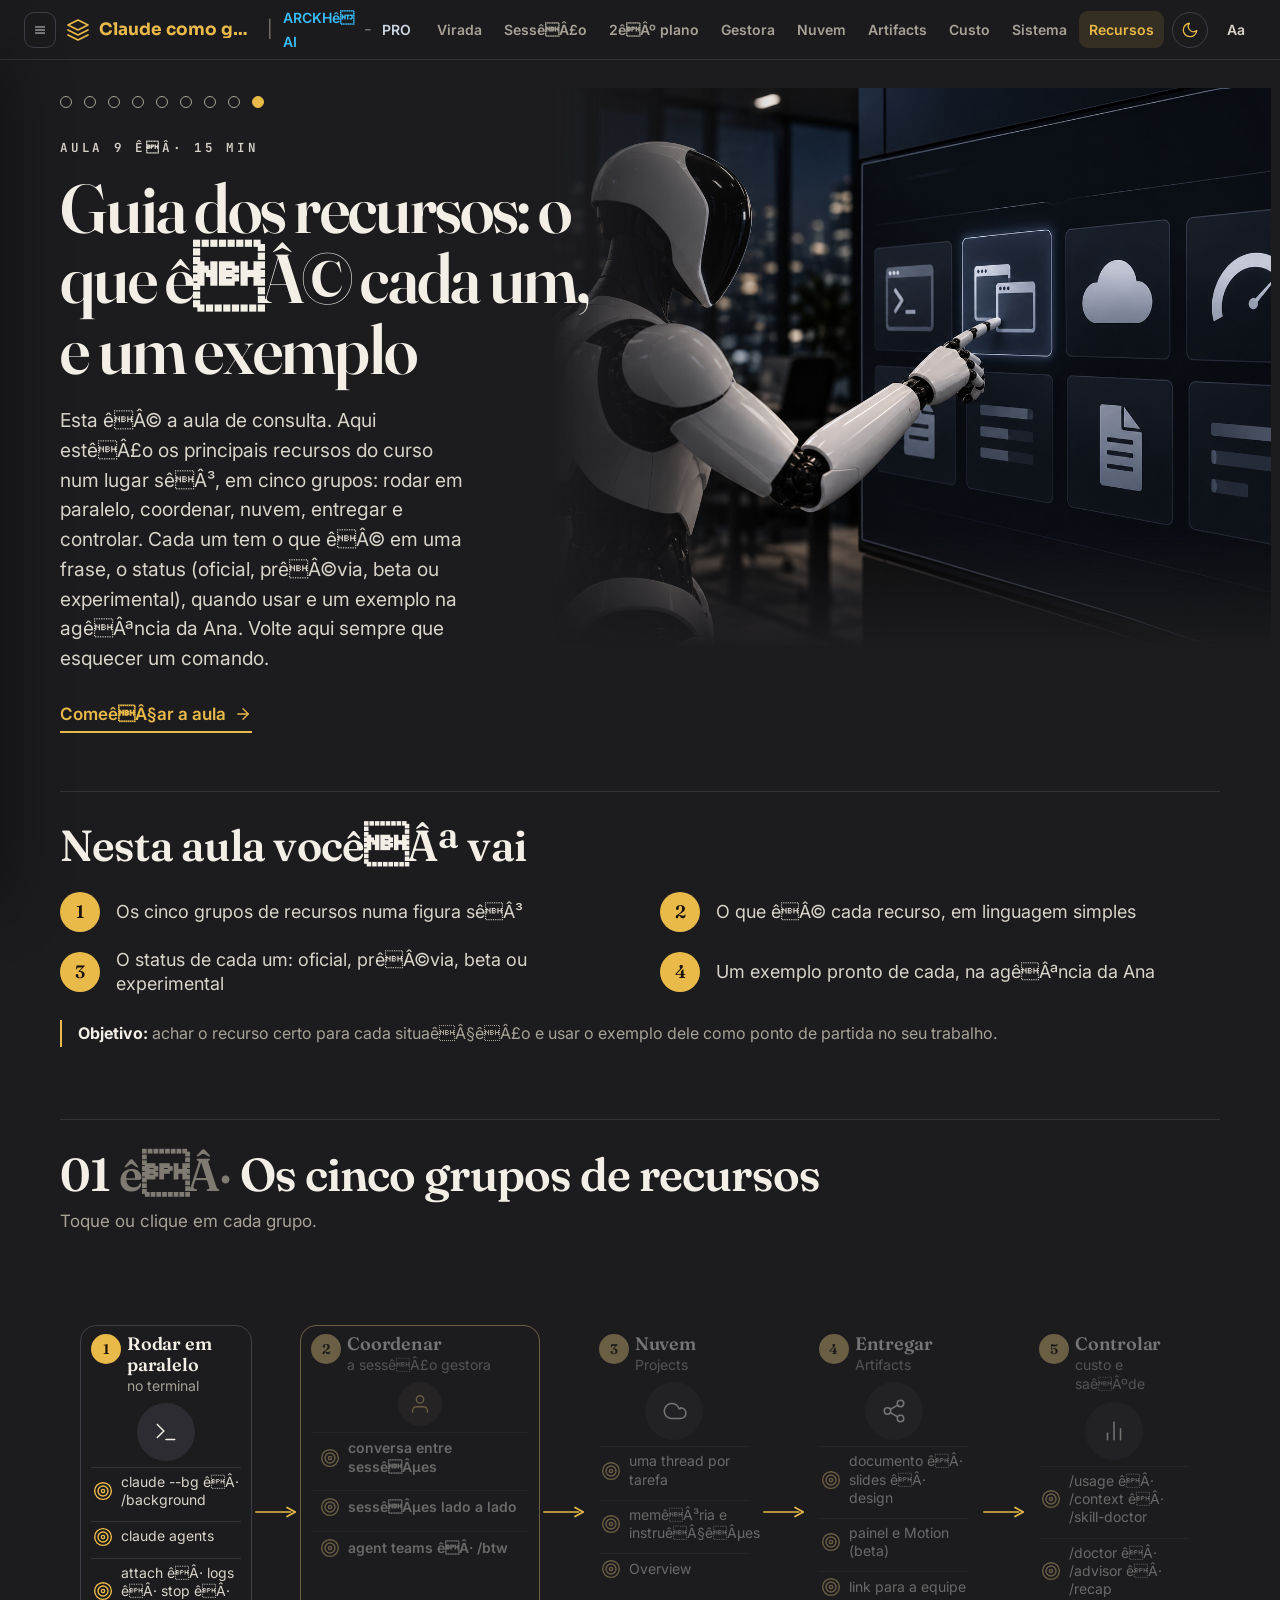
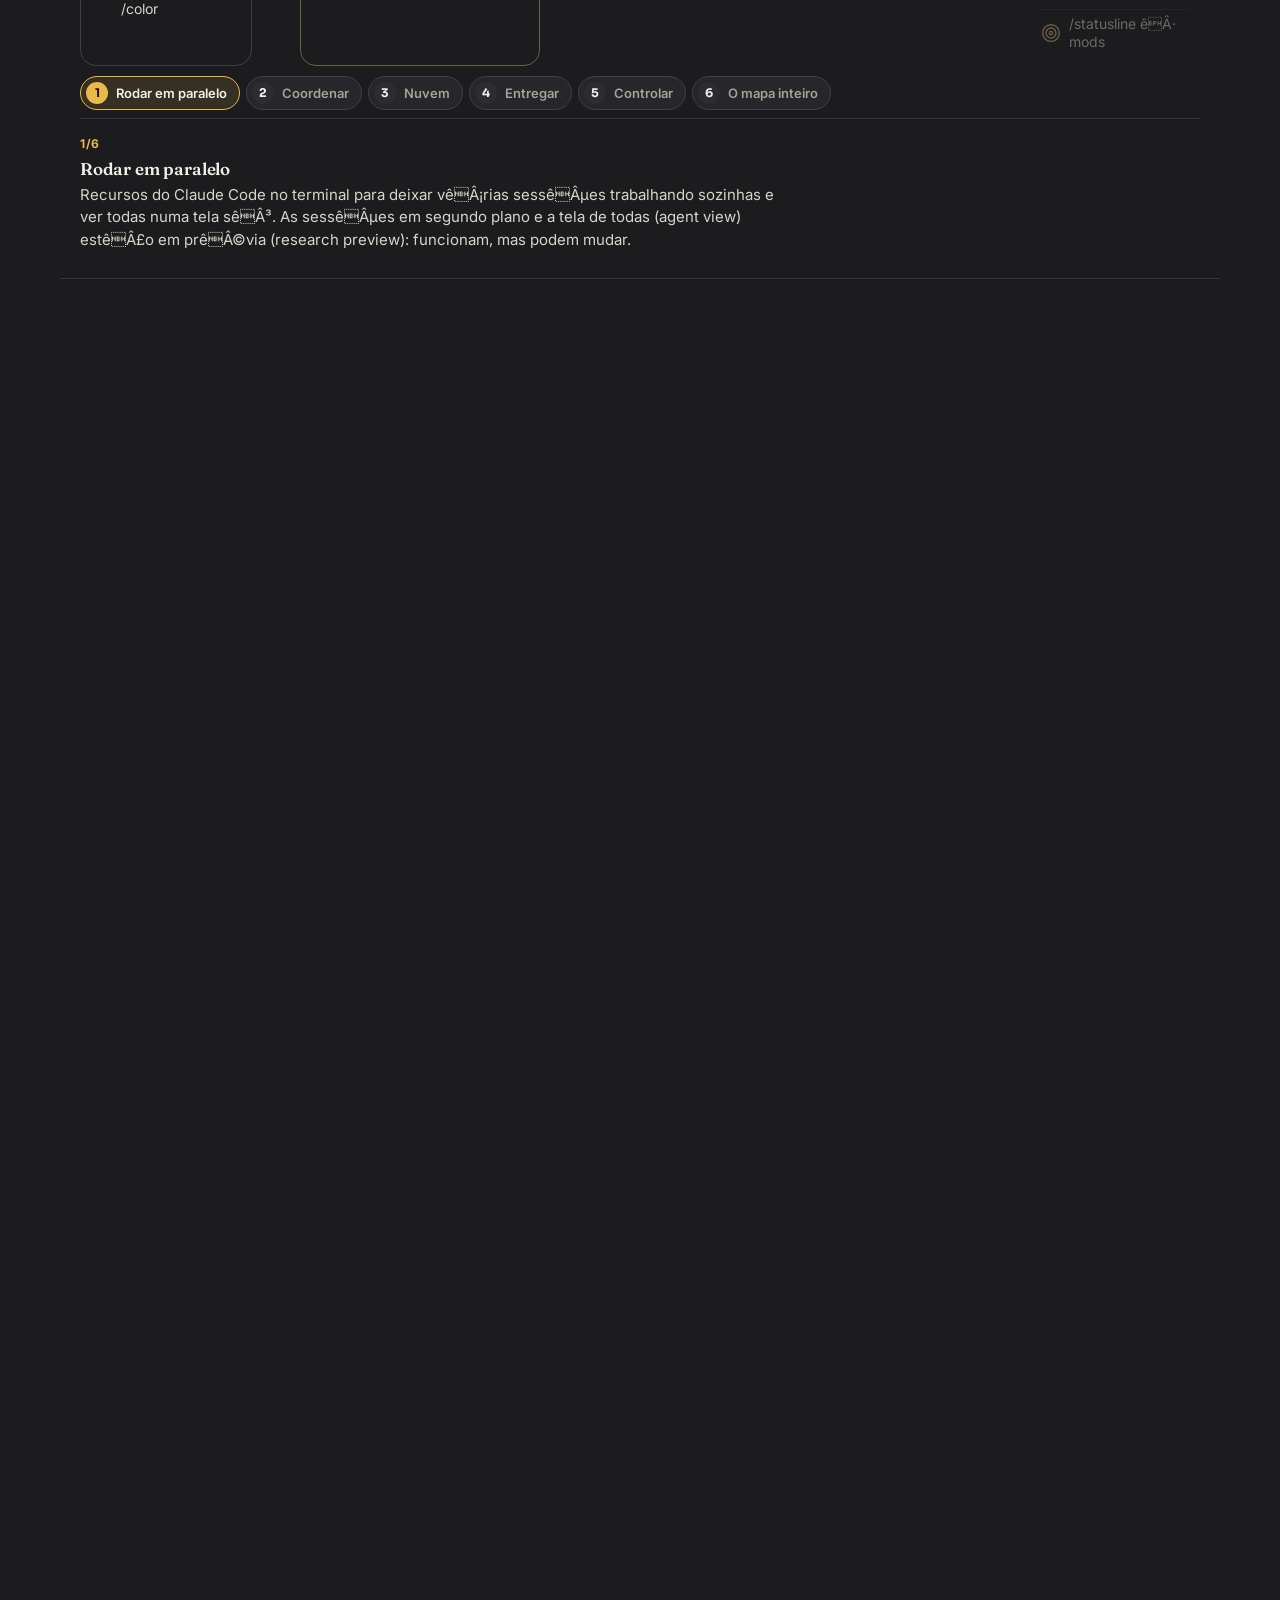
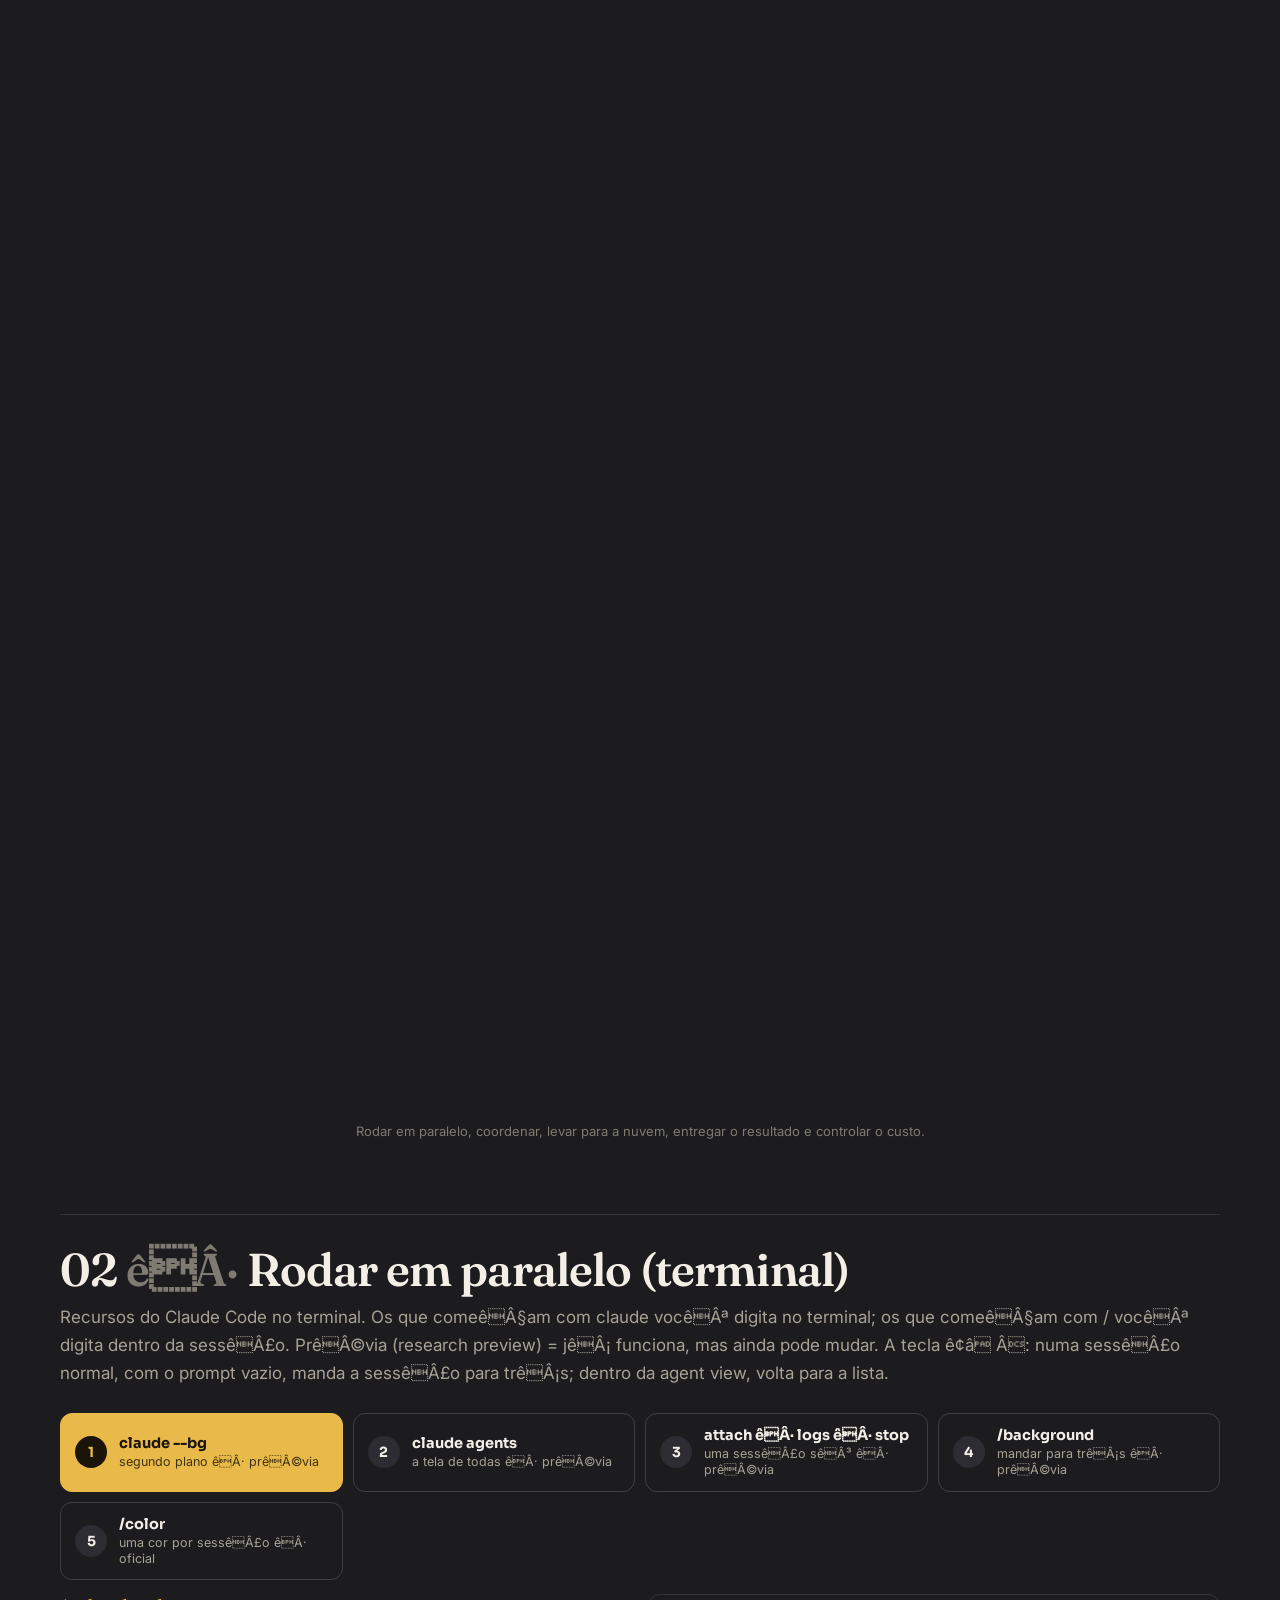
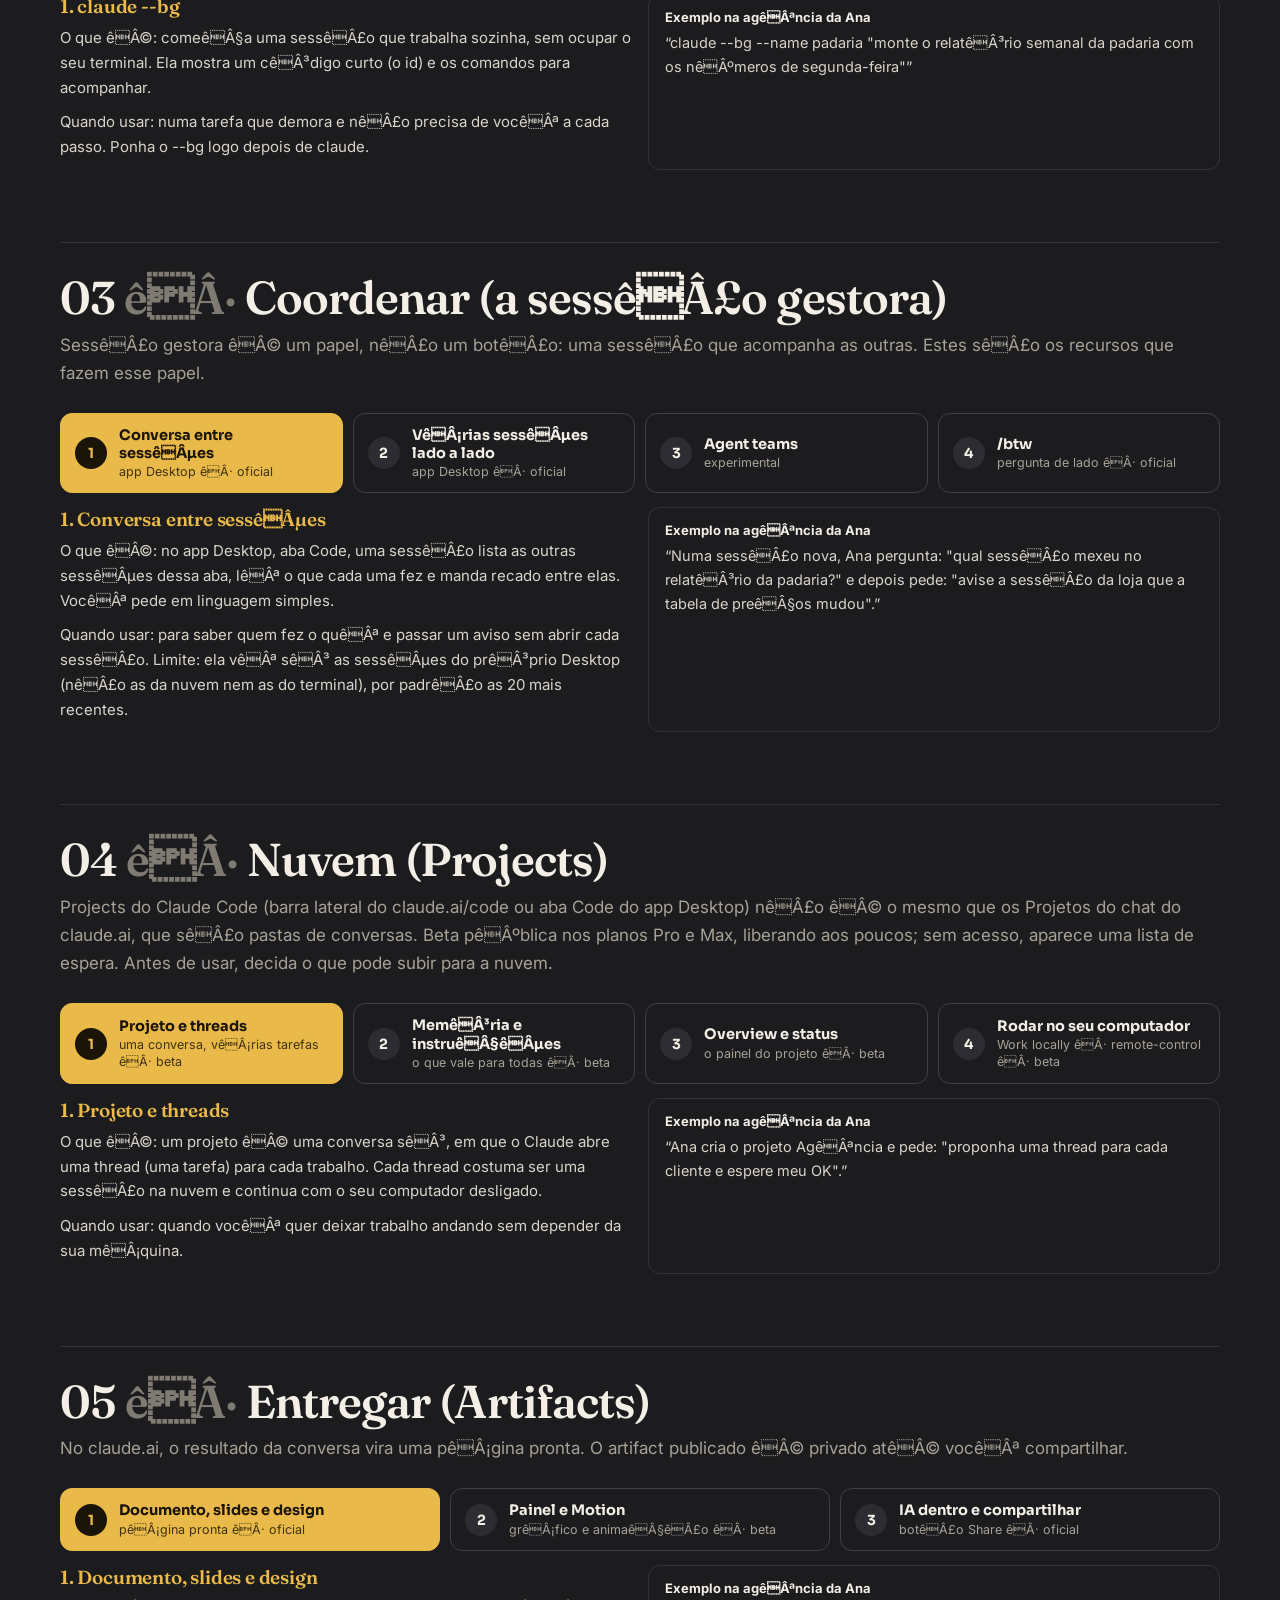
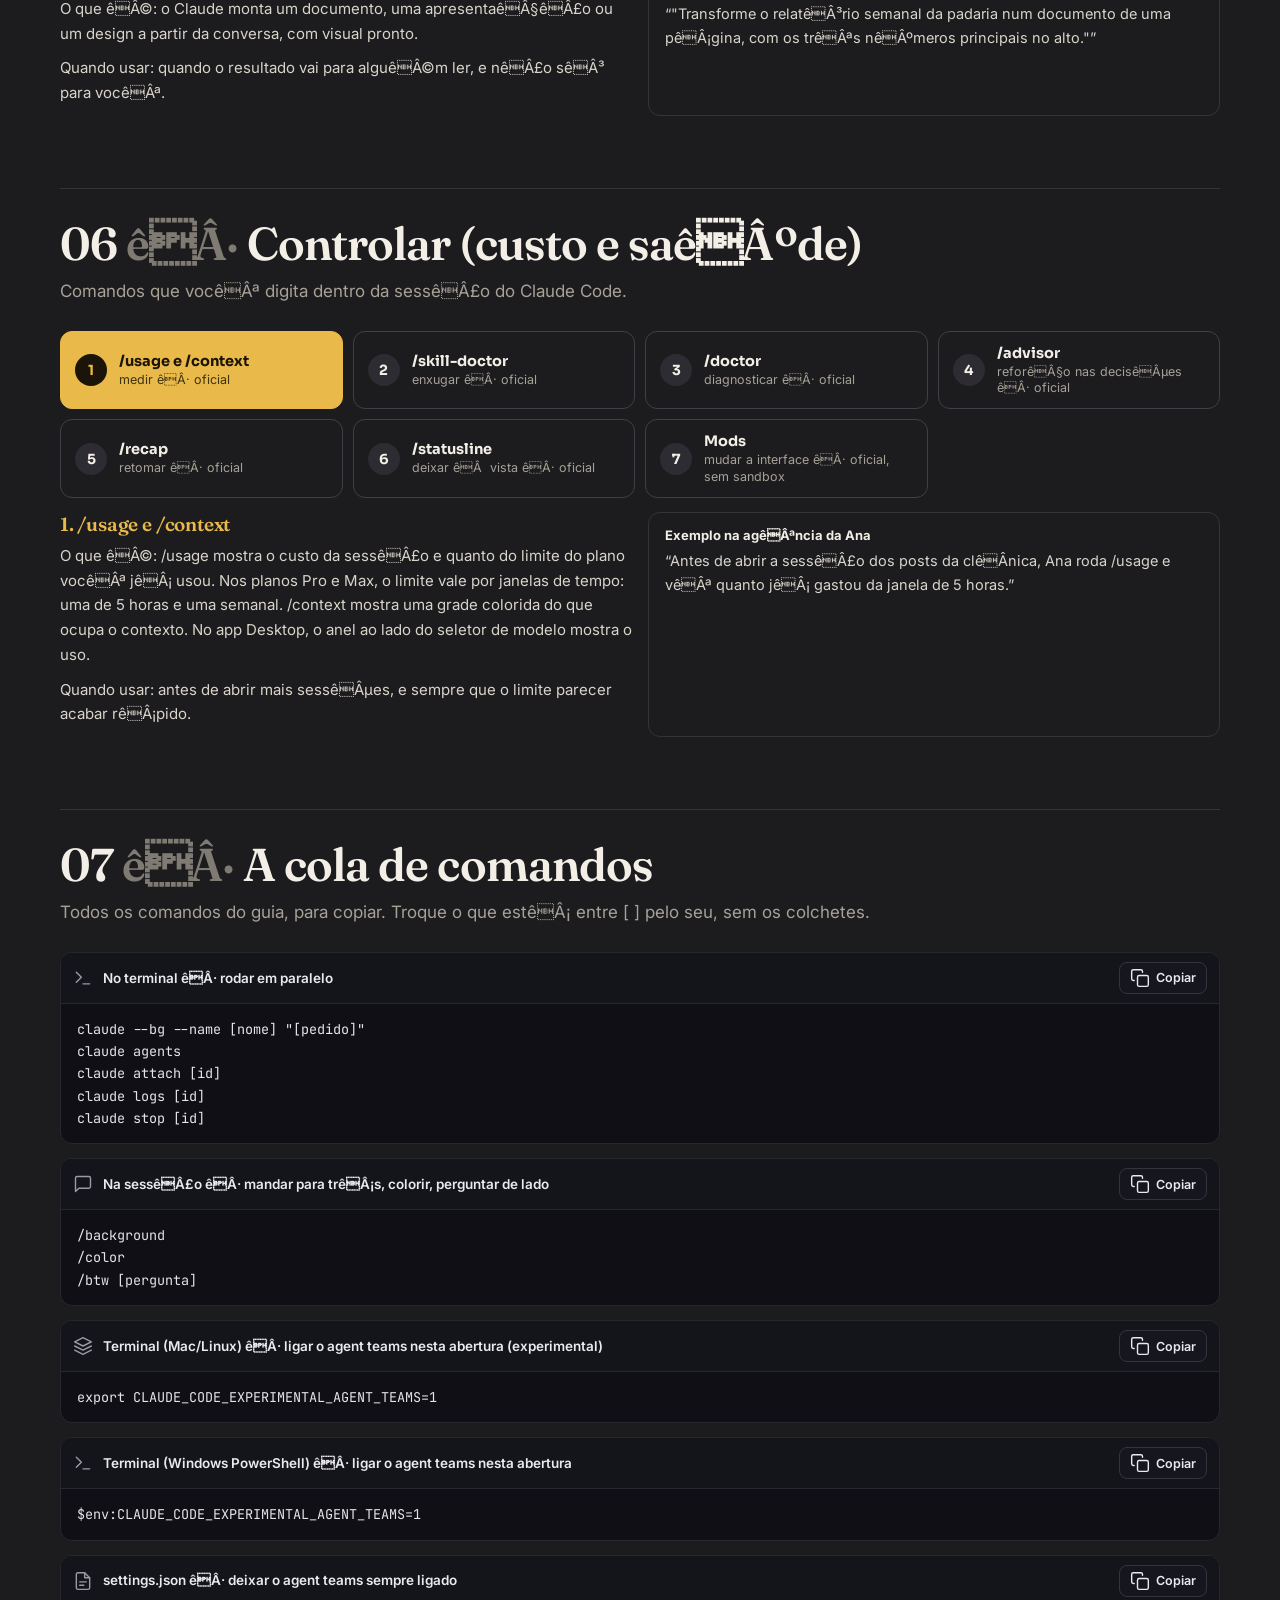
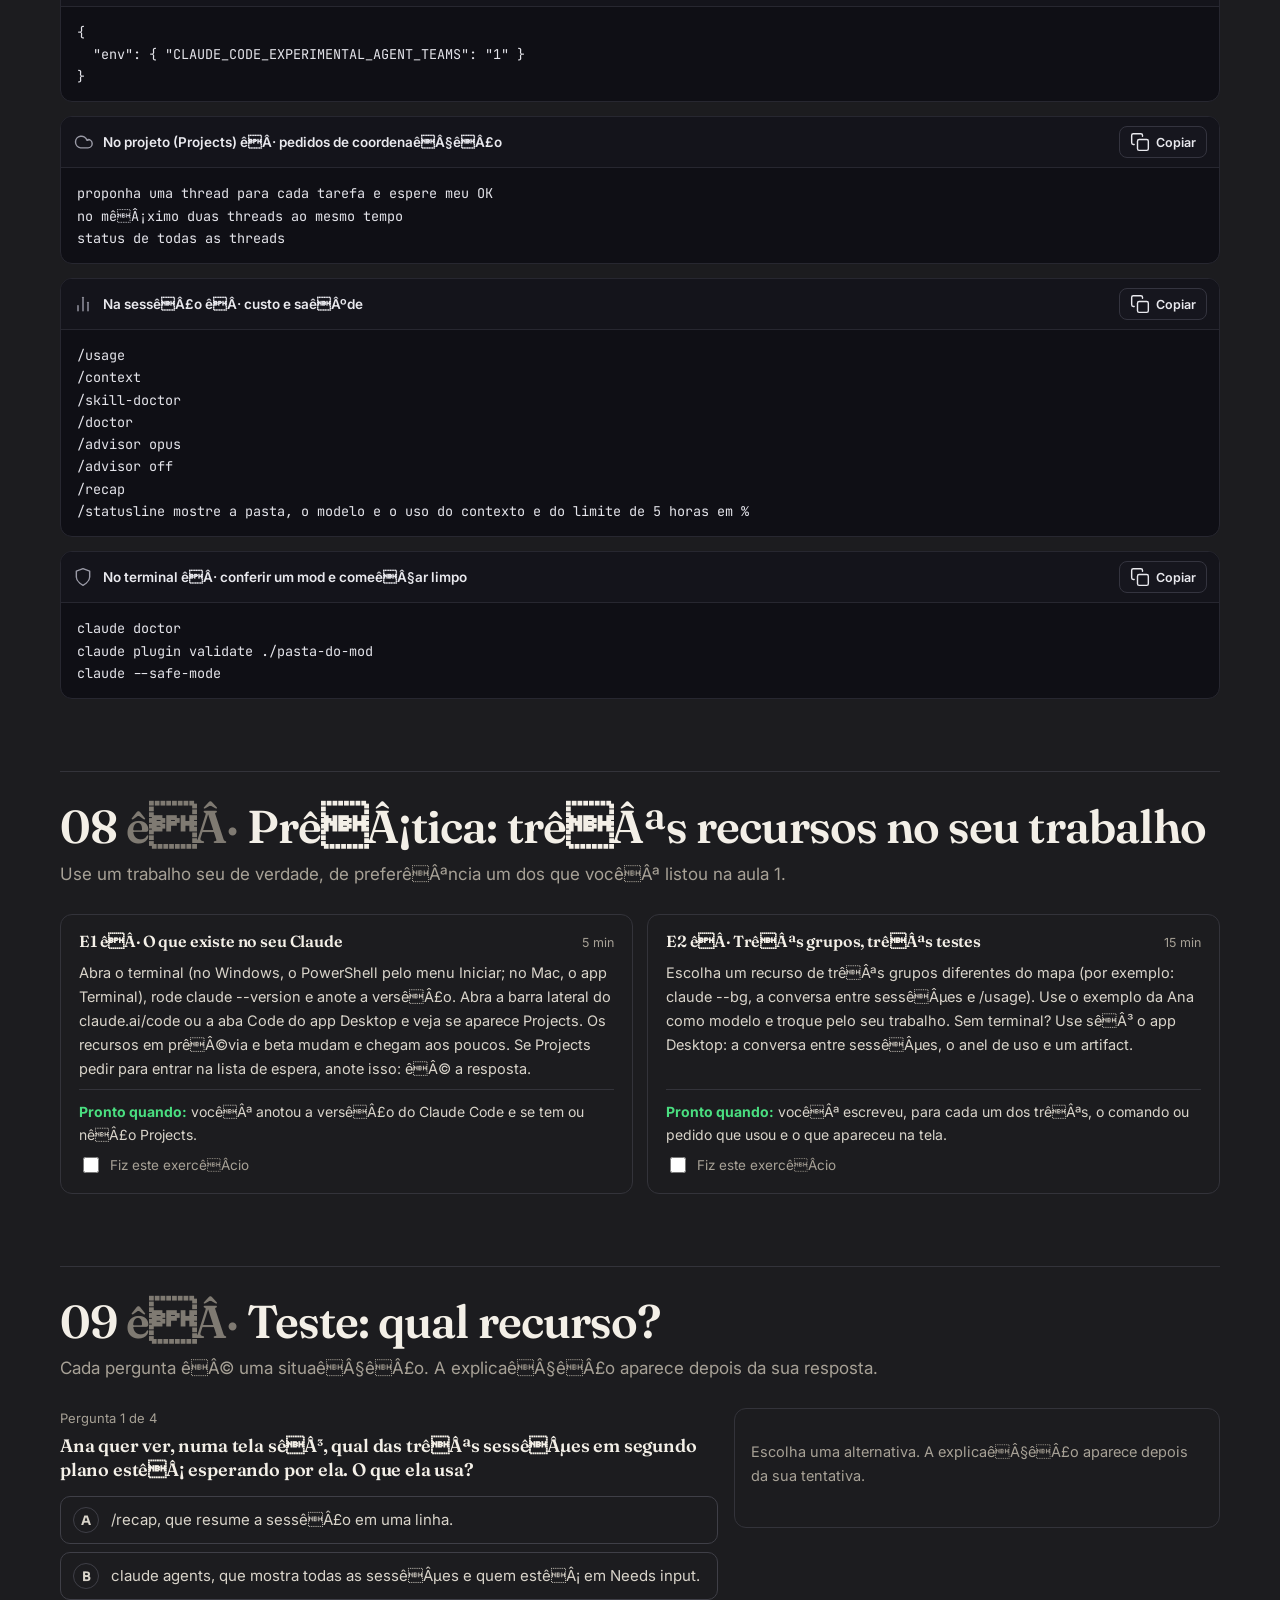
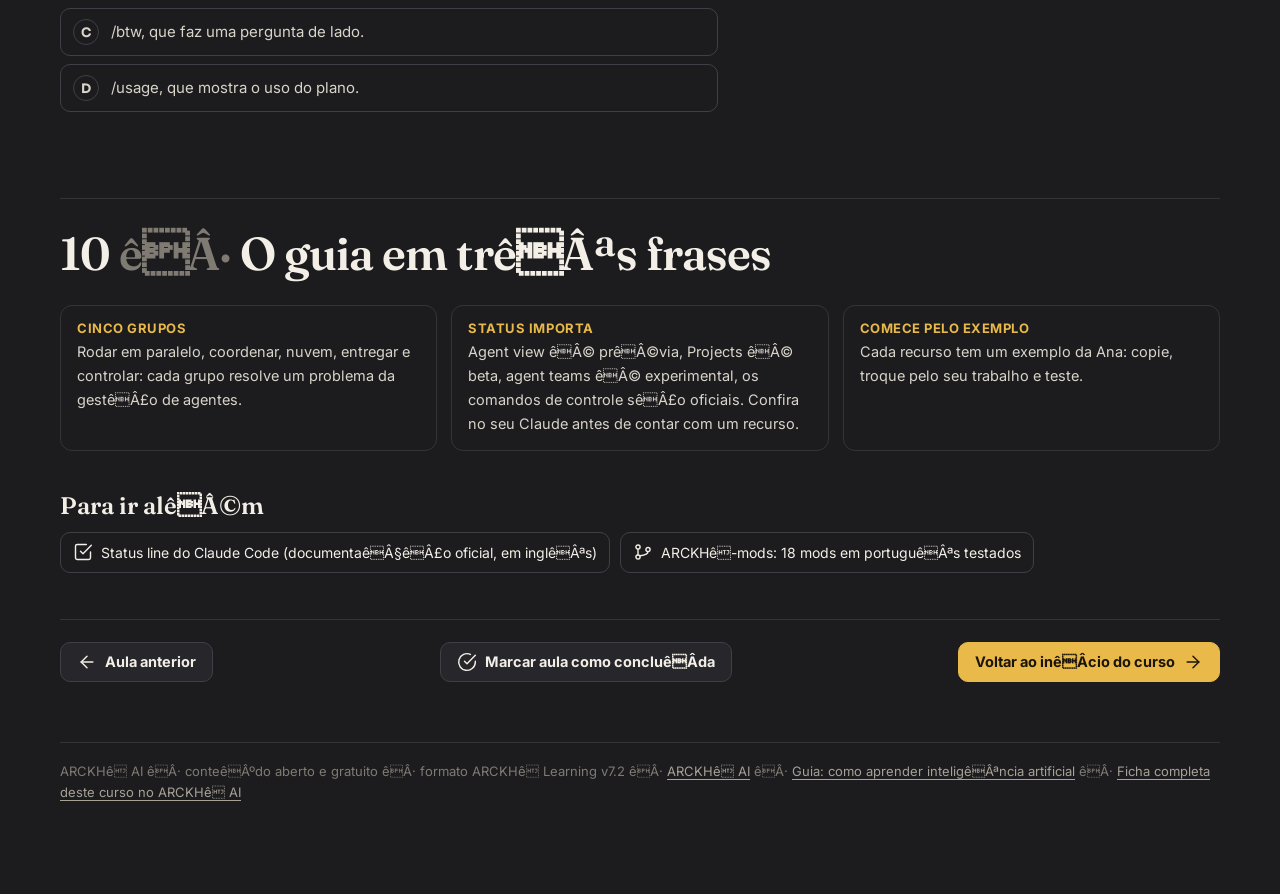
<file: aulas/recursos/index.html>
<!DOCTYPE html>
<html lang="pt-BR">
<head>
<meta charset="utf-8"/>
<meta name="viewport" content="width=device-width, initial-scale=1"/>
<title>Guia dos recursos: o que êÂ© cada um, e um exemplo êÂ· Claude como gestor de agentes êÂ· ARCKHê</title>
<meta name="description" content="Esta êÂ© a aula de consulta. Aqui estêÂ£o os principais recursos do curso num lugar sêÂ³, em cinco grupos: rodar em paralelo, coordenar, nuvem, entregar e controlar. Cada um tem o que êÂ© em uma frase, o status (oficial, prêÂ©via, beta ou experimental), quando usar e um exemplo na agêÂªncia da Ana. Volte aqui sempre que esquecer um comando."/>
<meta property="og:title" content="Guia dos recursos: o que êÂ© cada um, e um exemplo êÂ· Claude como gestor de agentes êÂ· ARCKHê"/>
<meta property="og:description" content="Esta êÂ© a aula de consulta. Aqui estêÂ£o os principais recursos do curso num lugar sêÂ³, em cinco grupos: rodar em paralelo, coordenar, nuvem, entregar e controlar. Cada um tem o que êÂ© em uma frase, o status (oficial, prêÂ©via, beta ou experimental), quando usar e um exemplo na agêÂªncia da Ana. Volte aqui sempre que esquecer um comando."/>
<meta property="og:image" content="https://linnoff88-dev.github.io/
<meta name="theme-color" content="#0c0c10"/>
<link rel="icon" href="../../assets/img/favicon.svg" type="image/svg+xml"/>
<link rel="canonical" href="https://linnoff88-dev.github.io/
<link rel="preconnect" href="https://fonts.googleapis.com"/><link rel="preconnect" href="https://fonts.gstatic.com" crossorigin/>
<link href="https://fonts.googleapis.com/css2?family=Inter:wght@400;500;600;700&family=JetBrains+Mono:wght@400;600&family=Sora:wght@600;700;800&family=Fraunces:opsz,wght@9..144,500;9..144,600;9..144,700&display=swap" rel="stylesheet"/>
<link rel="stylesheet" href="../../assets/v71.css"/>
<link rel="stylesheet" href="../../assets/v72.css"/>
<meta name="generator" content="ARCKHê Learning 7.14.23"/>
<script>try{if(JSON.parse(localStorage.getItem("claude-gestor-de-agentes-v72:tema"))==="papel")document.documentElement.setAttribute("data-tema","papel")}catch(e){}</script>
</head><body data-curso="claude-gestor-de-agentes-v72" data-aula="recursos" data-total="9" data-total-ex="28"><a class="skip" href="#conteudo">Pular para o conteêÂºdo</a><header class="topo"><div class="esq"><button type="button" class="menu-btn" aria-expanded="false" aria-controls="lado"><svg class="ico" viewBox="0 0 24 24" aria-hidden="true"><line x1="3" y1="6" x2="21" y2="6"/><line x1="3" y1="12" x2="21" y2="12"/><line x1="3" y1="18" x2="21" y2="18"/></svg><span class="sr">Aulas</span></button><a class="marca" href="../../index.html"><svg class="ico" viewBox="0 0 24 24" aria-hidden="true"><polygon points="12 2 2 7 12 12 22 7 12 2"/><polyline points="2 17 12 22 22 17"/><polyline points="2 12 12 17 22 12"/></svg><span>Claude como gestor de agentes</span></a><span class="sep">|</span><a class="club" href="https://ARCKHê AI" target="_blank" rel="noopener">ARCKHê AI</a><span class="tr">-</span><a class="pro" href="https://ARCKHê.pro" target="_blank" rel="noopener">PRO</a></div><nav class="dir" aria-label="Aulas"><a href="../../aulas/virada/index.html" class="tlink" title="A virada: de uma conversa por vez para uma equipe de sessêÂµes"><span class="curto">A1</span><span class="longo">Virada</span></a><a href="../../aulas/sessao/index.html" class="tlink" title="Uma sessêÂ£o sem perder o fio: pergunta lateral, resumo, cor e lado a lado"><span class="curto">A2</span><span class="longo">SessêÂ£o</span></a><a href="../../aulas/segundo-plano/index.html" class="tlink" title="Segundo plano: vêÂ¡rias sessêÂµes trabalhando, uma tela para ver todas"><span class="curto">A3</span><span class="longo">2êÂº plano</span></a><a href="../../aulas/sessao-gestora/index.html" class="tlink" title="A sessêÂ£o gestora: ela coordena, vocêÂª decide"><span class="curto">A4</span><span class="longo">Gestora</span></a><a href="../../aulas/nuvem/index.html" class="tlink" title="Local, segundo plano ou nuvem: onde cada trabalho roda"><span class="curto">A5</span><span class="longo">Nuvem</span></a><a href="../../aulas/artifacts/index.html" class="tlink" title="Artifacts: o resultado vira algo que outra pessoa usa"><span class="curto">A6</span><span class="longo">Artifacts</span></a><a href="../../aulas/custo/index.html" class="tlink" title="O painel de controle: custo e saêÂºde das suas sessêÂµes"><span class="curto">A7</span><span class="longo">Custo</span></a><a href="../../aulas/sistema/index.html" class="tlink" title="Seu sistema de gestêÂ£o: rotina, ciclo e limites"><span class="curto">A8</span><span class="longo">Sistema</span></a><a href="../../aulas/recursos/index.html" class="tlink on" aria-current="page" title="Guia dos recursos: o que êÂ© cada um, e um exemplo"><span class="curto">A9</span><span class="longo">Recursos</span></a><button type="button" class="tema-btn" title="Trocar tema claro/escuro"><svg class="ico sol" viewBox="0 0 24 24" aria-hidden="true"><circle cx="12" cy="12" r="4"/><path d="M12 2v2M12 20v2M4.9 4.9l1.4 1.4M17.7 17.7l1.4 1.4M2 12h2M20 12h2M4.9 19.1l1.4-1.4M17.7 6.3l1.4-1.4"/></svg><svg class="ico lua" viewBox="0 0 24 24" aria-hidden="true"><path d="M21 12.8A9 9 0 1 1 11.2 3a7 7 0 0 0 9.8 9.8z"/></svg><span class="sr">Trocar tema claro/escuro</span></button><div class="aa"><button type="button" class="aa-btn" aria-expanded="false" aria-controls="aparencia" title="AparêÂªncia">Aa</button><div class="aa-pop" id="aparencia" hidden><p>Tema</p><div class="aa-seg"><button type="button" data-tema="escuro">Escuro</button><button type="button" data-tema="papel">Papel claro</button></div><p style="margin-top:12px">Tamanho do texto</p><div class="aa-seg"><button type="button" data-escala="0.9">Aê¢Ëâ</button><button type="button" data-escala="1">A</button><button type="button" data-escala="1.12">A+</button></div></div></div></nav></header><div class="casca"><aside class="lado" id="lado" aria-label="Aulas"><a class="voltar" href="https://ARCKHê AI/"><svg class="ico" viewBox="0 0 24 24" aria-hidden="true"><line x1="19" y1="12" x2="5" y2="12"/><polyline points="12 19 5 12 12 5"/></svg>ARCKHê AI</a><p class="curso-nome">Claude como gestor de agentes</p><p class="curso-sub">De uma conversa a uma equipe de sessêÂµes</p><div class="ind"><span class="ind-rot">Estudo (aulas)</span><span class="prog-txt"><span data-pct>0</span>%</span></div><div class="prog" aria-hidden="true"><i></i></div><div class="ind"><span class="ind-rot">PrêÂ¡tica declarada</span><span class="prog-txt"><span data-prat>0</span>/28</span></div><div class="prog pratica" aria-hidden="true"><i></i></div><p class="ind-nota">PrêÂ¡tica = exercêÂ­cios que vocêÂª marcou como feitos. A comprovaêÂ§êÂ£o vem na prova da certificaêÂ§êÂ£o.</p><ol class="lista-aulas"><li><a href="../../aulas/virada/index.html" data-slug="virada" class=""><span class="st" aria-hidden="true"></span><span>1. Da conversa êÂ  gestêÂ£o<small>15 min</small></span></a></li><li><a href="../../aulas/sessao/index.html" data-slug="sessao" class=""><span class="st" aria-hidden="true"></span><span>2. Uma sessêÂ£o sem perder o fio<small>14 min</small></span></a></li><li><a href="../../aulas/segundo-plano/index.html" data-slug="segundo-plano" class=""><span class="st" aria-hidden="true"></span><span>3. SessêÂµes em 2êÂº plano<small>15 min</small></span></a></li><li><a href="../../aulas/sessao-gestora/index.html" data-slug="sessao-gestora" class=""><span class="st" aria-hidden="true"></span><span>4. SessêÂ£o gestora<small>18 min</small></span></a></li><li><a href="../../aulas/nuvem/index.html" data-slug="nuvem" class=""><span class="st" aria-hidden="true"></span><span>5. Onde cada trabalho roda<small>16 min</small></span></a></li><li><a href="../../aulas/artifacts/index.html" data-slug="artifacts" class=""><span class="st" aria-hidden="true"></span><span>6. Do resultado ao link<small>14 min</small></span></a></li><li><a href="../../aulas/custo/index.html" data-slug="custo" class=""><span class="st" aria-hidden="true"></span><span>7. Custo e saêÂºde<small>20 min</small></span></a></li><li><a href="../../aulas/sistema/index.html" data-slug="sistema" class=""><span class="st" aria-hidden="true"></span><span>8. Seu sistema<small>18 min</small></span></a></li><li><a href="../../aulas/recursos/index.html" data-slug="recursos" class="atual" aria-current="page"><span class="st" aria-hidden="true"></span><span>9. Guia dos recursos<small>15 min</small></span></a></li></ol><div class="estudo"><p class="es-tit">Seu estudo</p><details class="es-bloco" data-es="desempenho"><summary><svg class="ico" viewBox="0 0 24 24" aria-hidden="true"><line x1="18" y1="20" x2="18" y2="10"/><line x1="12" y1="20" x2="12" y2="4"/><line x1="6" y1="20" x2="6" y2="14"/></svg><span>Desempenho nos testes</span><span class="es-cont" data-es-cont="desempenho"></span></summary><div class="es-corpo" data-es-corpo="desempenho"></div></details><details class="es-bloco" data-es="notas"><summary><svg class="ico" viewBox="0 0 24 24" aria-hidden="true"><path d="M12 20h9"/><path d="M16.5 3.5a2.1 2.1 0 0 1 3 3L7 19l-4 1 1-4z"/></svg><span>Minhas anotaêÂ§êÂµes</span><span class="es-cont" data-es-cont="notas"></span></summary><div class="es-corpo" data-es-corpo="notas"></div></details><details class="es-bloco" data-es="dados"><summary><svg class="ico" viewBox="0 0 24 24" aria-hidden="true"><ellipse cx="12" cy="5" rx="8" ry="3"/><path d="M4 5v14c0 1.7 3.6 3 8 3s8-1.3 8-3V5"/><path d="M4 12c0 1.7 3.6 3 8 3s8-1.3 8-3"/></svg><span>Copiar meus dados</span><span class="es-cont" data-es-cont="dados"></span></summary><div class="es-corpo" data-es-corpo="dados"><p class="es-exp">Seu progresso, suas anotaêÂ§êÂµes e as notas dos testes ficam sêÂ³ neste navegador. Baixe uma cêÂ³pia (.json) para guardar ou para continuar em outro computador ou navegador; lêÂ¡, carregue a cêÂ³pia. Carregar soma com o que jêÂ¡ existe e nêÂ£o apaga nada.</p><div class="es-acoes"><button type="button" class="es-btn es-exportar"><svg class="ico" viewBox="0 0 24 24" aria-hidden="true"><path d="M21 15v4a2 2 0 0 1-2 2H5a2 2 0 0 1-2-2v-4"/><polyline points="7 10 12 15 17 10"/><line x1="12" y1="15" x2="12" y2="3"/></svg>Baixar cêÂ³pia</button><label class="es-btn es-importar"><svg class="ico" viewBox="0 0 24 24" aria-hidden="true"><path d="M21 15v4a2 2 0 0 1-2 2H5a2 2 0 0 1-2-2v-4"/><polyline points="17 8 12 3 7 8"/><line x1="12" y1="3" x2="12" y2="15"/></svg>Carregar cêÂ³pia<input type="file" class="sr" accept=".json,application/json"/></label></div><p class="es-msg" aria-live="polite"></p></div></details></div><script type="application/json" id="estudo-dados">{"txt": {"titulo": "Seu estudo", "continuar": "Continuar de onde parei", "comecar": "ComeêÂ§ar pela aula 1", "cta_continuar": "Continuar a aula {n}", "hoje": "hoje", "ontem": "ontem", "ha_dias": "hêÂ¡ {n} dias", "desempenho": "Desempenho nos testes", "notas": "Minhas anotaêÂ§êÂµes", "dados": "Copiar meus dados", "sem_testes": "Nenhum teste feito ainda. O teste fica no fim de cada aula.", "nao_fez": "teste ainda nêÂ£o feito", "ultimo": "êÅ¡ltimo", "melhor": "Melhor", "tentativas": "tentativas", "tentativa": "tentativa", "tudo_certo": "Acertou tudo no êÂºltimo teste.", "rever": "Para rever", "resposta": "Resposta certa:", "ir_teste": "Refazer o teste", "sem_notas": "Nenhuma anotaêÂ§êÂ£o ainda. Na aula, selecione um trecho do texto e toque em Marcar ou Anotar.", "so_marcado": "(sêÂ³ marcado)", "marcar": "Marcar", "anotar": "Anotar", "salvar": "Salvar", "apagar": "Apagar marca", "fechar": "Fechar", "nota_ph": "Escreva sua anotaêÂ§êÂ£o sobre este trechoê¢â¬Â¦", "um_bloco": "Marque dentro de um parêÂ¡grafo sêÂ³.", "nao_marca": "Este trecho nêÂ£o pode ser marcado.", "dados_exp": "Seu progresso, suas anotaêÂ§êÂµes e as notas dos testes ficam sêÂ³ neste navegador. Baixe uma cêÂ³pia (.json) para guardar ou para continuar em outro computador ou navegador; lêÂ¡, carregue a cêÂ³pia. Carregar soma com o que jêÂ¡ existe e nêÂ£o apaga nada.", "exportar": "Baixar cêÂ³pia", "importar": "Carregar cêÂ³pia", "import_ok": "CêÂ³pia carregada ({n} itens). Atualizando a pêÂ¡ginaê¢â¬Â¦", "import_erro": "Arquivo nêÂ£o reconhecido. Nada foi alterado.", "import_outro": "Esta cêÂ³pia êÂ© de outro curso. Nada foi alterado.", "export_ok": "CêÂ³pia baixada."}, "aulas": [{"slug": "virada", "num": 1, "t": "Da conversa êÂ  gestêÂ£o", "quiz": {"sec": "s9", "perguntas": [{"p": "O que muda no seu papel quando vocêÂª passa do agente para a gestêÂ£o de agentes?", "certa": "VocêÂª coordena vêÂ¡rias sessêÂµes e entra sêÂ³ nas decisêÂµes."}, {"p": "O que êÂ© uma sessêÂ£o, no sentido deste curso?", "certa": "Uma conversa do Claude com o seu prêÂ³prio histêÂ³rico, independente das outras."}, {"p": "A Ana quer ver numa tela sêÂ³ quais sessêÂµes terminaram e qual estêÂ¡ esperando por ela. Em que grupo isso estêÂ¡?", "certa": "Ver, com a agent view."}, {"p": "Qual destes recursos estêÂ¡ marcado como experimental e vem desligado por padrêÂ£o?", "certa": "Agent teams."}, {"p": "Rodar vêÂ¡rias sessêÂµes ao mesmo tempo jêÂ¡ êÂ© uma plataforma completa de gestêÂ£o de agentes?", "certa": "NêÂ£o: permissêÂµes, custo, filas, mêÂ©tricas e recuperaêÂ§êÂ£o de falhas ainda sêÂ£o montados por vocêÂª."}]}}, {"slug": "sessao", "num": 2, "t": "Uma sessêÂ£o sem perder o fio", "quiz": {"sec": "s6", "perguntas": [{"p": "No meio de uma tarefa, vocêÂª quer tirar uma dêÂºvida rêÂ¡pida sem desviar a conversa. O que usar?", "certa": "/btw seguido da pergunta."}, {"p": "VocêÂª pergunta com /btw: \"pesquise na internet o preêÂ§o do concorrente\". O que acontece?", "certa": "Ele nêÂ£o pesquisa: o /btw responde sêÂ³ com o que a sessêÂ£o jêÂ¡ tem, sem ferramentas."}, {"p": "Para que serve o /recap?", "certa": "Dar um resumo de uma linha do que a sessêÂ£o fez, na hora."}, {"p": "No app Desktop, como abrir uma segunda sessêÂ£o lado a lado com a atual?", "certa": "Alt+clique (Option no Mac) na sessêÂ£o da barra lateral."}, {"p": "Por que dar uma cor a cada sessêÂ£o com /color?", "certa": "Para reconhecer a sessêÂ£o de relance, inclusive na agent view."}]}}, {"slug": "segundo-plano", "num": 3, "t": "SessêÂµes em 2êÂº plano", "quiz": {"sec": "s7", "perguntas": [{"p": "VocêÂª quer que o Claude resuma um relatêÂ³rio enquanto vocêÂª faz outra coisa. Qual comando?", "certa": "claude --bg \"Resuma o relatêÂ³rio\""}, {"p": "Na agent view, em que grupo aparece a sessêÂ£o que estêÂ¡ esperando vocêÂª responder?", "certa": "Needs input"}, {"p": "VocêÂª fechou o terminal com duas sessêÂµes em segundo plano. O que acontece?", "certa": "Continuam rodando, com o computador ligado."}, {"p": "Como ver sêÂ³ as sessêÂµes que estêÂ£o esperando por vocêÂª?", "certa": "Digitar s:blocked na caixa da agent view."}, {"p": "Uma sessêÂ£o em segundo plano criou trêÂªs subagentes por dentro. Quantas linhas novas aparecem na agent view?", "certa": "Nenhuma alêÂ©m da prêÂ³pria sessêÂ£o."}]}}, {"slug": "sessao-gestora", "num": 4, "t": "SessêÂ£o gestora", "quiz": {"sec": "s8", "perguntas": [{"p": "O que êÂ© a sessêÂ£o gestora neste curso?", "certa": "Um papel: acompanhar as sessêÂµes, resolver o pequeno e subir o grande."}, {"p": "Qual caminho roda as tarefas sem o seu computador ligado?", "certa": "Projects, com threads na nuvem."}, {"p": "VocêÂª usa sêÂ³ o app Desktop, sem terminal. Como saber qual sessêÂ£o estêÂ¡ esperando por vocêÂª?", "certa": "Perguntar numa sessêÂ£o da aba Code, em linguagem simples."}, {"p": "A gestora da Ana pergunta se pode mandar o relatêÂ³rio pronto direto para a padaria. Pelas instruêÂ§êÂµes da Ana, o que acontece?", "certa": "Espera o OK da Ana."}, {"p": "Por que o status vem em trêÂªs estados (concluêÂ­do, bloqueado, precisa de vocêÂª)?", "certa": "Para vocêÂª bater o olho e agir sêÂ³ no que precisa de vocêÂª."}]}}, {"slug": "nuvem", "num": 5, "t": "Onde cada trabalho roda", "quiz": {"sec": "s7", "perguntas": [{"p": "VocêÂª desliga o notebook e vai embora. Qual trabalho continua andando?", "certa": "A thread de um projeto rodando na nuvem."}, {"p": "A Ana vai fazer o relatêÂ³rio semanal da padaria com as vendas da semana. Pela regra do curso, onde isso roda?", "certa": "No computador dela: local ou em segundo plano."}, {"p": "O que vocêÂª escreve nas instruêÂ§êÂµes do projeto?", "certa": "Para que serve, onde trabalhar, como conferir, o que fazer se faltar algo e o que precisa do seu OK."}, {"p": "VocêÂª abre a barra lateral e nêÂ£o encontra os Projects. O que isso quer dizer?", "certa": "A beta libera aos poucos: entre na lista de espera."}, {"p": "Uma thread do projeto precisa de um arquivo que vocêÂª nêÂ£o quer guardar na nuvem. O que fazer?", "certa": "Pedir que ela rode no seu computador (Work locally), ligado e acordado."}]}}, {"slug": "artifacts", "num": 6, "t": "Do resultado ao link", "quiz": {"sec": "s7", "perguntas": [{"p": "VocêÂª terminou o painel e quer que a equipe veja. Qual êÂ© o caminho?", "certa": "BotêÂ£o Share e escolher o acesso; depois copiar o link."}, {"p": "A Ana compartilhou um painel novo pelo botêÂ£o Share com a dona da padaria. O que a dona precisa para abrir?", "certa": "Entrar com uma conta Claude."}, {"p": "Quais tipos de artifact ainda estêÂ£o em beta?", "certa": "PainêÂ©is e Motion."}, {"p": "A Ana vai mostrar êÂ  dona da padaria, numa reuniêÂ£o, o resultado do mêÂªs em 6 telas. Qual tipo serve melhor?", "certa": "ApresentaêÂ§êÂ£o (Slides)."}, {"p": "O que êÂ© a IA embutida num artifact?", "certa": "Perguntas em linguagem natural feitas dentro da prêÂ³pria pêÂ¡gina."}]}}, {"slug": "custo", "num": 7, "t": "Custo e saêÂºde", "quiz": {"sec": "s10", "perguntas": [{"p": "Por que trêÂªs sessêÂµes abertas ao mesmo tempo gastam mais do que uma?", "certa": "Porque cada sessêÂ£o tem o prêÂ³prio contexto, lido a cada mensagem."}, {"p": "Qual comando mostra quanto do limite do plano vocêÂª jêÂ¡ usou?", "certa": "/usage, com o custo da sessêÂ£o e o uso do plano."}, {"p": "Ana tem uma sessêÂ£o que sêÂ³ gera legendas de foto. O que fazer com o /advisor nela?", "certa": "Deixar desligado: modelo forte êÂ© para decisêÂµes grandes."}, {"p": "Antes de instalar um mod, o que fazer?", "certa": "Rodar claude plugin validate e ler os eventos e o que ele pede."}, {"p": "VocêÂª rodou /skill-doctor e o relatêÂ³rio veio vazio. O que isso quer dizer?", "certa": "Que vocêÂª nêÂ£o tem skill instalada, e estêÂ¡ tudo bem."}]}}, {"slug": "sistema", "num": 8, "t": "Seu sistema", "quiz": {"sec": "s8", "perguntas": [{"p": "Qual a ordem do ciclo antes de dar uma entrega como pronta?", "certa": "Observar, criticar, otimizar e validar, nessa ordem."}, {"p": "De manhêÂ£, como Ana vêÂª sêÂ³ as sessêÂµes que esperam por ela?", "certa": "Na agent view, digita s:blocked na caixa de filtro."}, {"p": "Qual destas êÂ© uma regra de pronto que dêÂ¡ para conferir?", "certa": "Cada post cita o horêÂ¡rio, e a clêÂ­nica aprova."}, {"p": "Gerenciar vêÂ¡rias sessêÂµes êÂ© o mesmo que ter uma plataforma completa de gestêÂ£o de agentes?", "certa": "NêÂ£o: faltam peêÂ§as como permissêÂµes, filas e auditoria."}, {"p": "Por que registrar uma linha por entrega?", "certa": "Para saber, depois, quem fez o quêÂª e o que vocêÂª mudou."}]}}, {"slug": "recursos", "num": 9, "t": "Guia dos recursos", "quiz": {"sec": "s9", "perguntas": [{"p": "Ana quer ver, numa tela sêÂ³, qual das trêÂªs sessêÂµes em segundo plano estêÂ¡ esperando por ela. O que ela usa?", "certa": "claude agents, que mostra todas as sessêÂµes e quem estêÂ¡ em Needs input."}, {"p": "Ana vai viajar e quer que os posts da clêÂ­nica continuem sendo feitos com o computador dela desligado. Qual recurso serve?", "certa": "Uma thread de um projeto no Projects, rodando na nuvem."}, {"p": "Qual destes recursos êÂ© experimental e vem desligado?", "certa": "Agent teams."}, {"p": "Ana baixou um mod e quer saber o que ele faz sozinho antes de instalar. Qual comando ela roda?", "certa": "claude plugin validate ./pasta-do-mod"}]}}]}</script><div class="lado-card">Ideia central<b>VocêÂª deixa de conversar e passa a coordenar</b>VêÂ¡rias sessêÂµes trabalhando, uma visêÂ£o que mostra quem precisa de vocêÂª, e as suas decisêÂµes no centro.<br/><a href="https://linnoff88-dev.github.io/ target="_blank" rel="noopener">Ir para a sessêÂ£o gestora ê¢â â</a></div></aside><main class="principal" id="conteudo"><div class="miolo" data-competencias="escolher-recurso-certo;consultar-comandos;reconhecer-status-do-recurso"><div class="aula-hero com-img"><div class="ah-txt"><nav class="pontos" aria-label="Aulas"><a href="../../aulas/virada/index.html" class="pt" data-slug="virada" title="A virada: de uma conversa por vez para uma equipe de sessêÂµes"><span class="sr">A virada: de uma conversa por vez para uma equipe de sessêÂµes</span></a><a href="../../aulas/sessao/index.html" class="pt" data-slug="sessao" title="Uma sessêÂ£o sem perder o fio: pergunta lateral, resumo, cor e lado a lado"><span class="sr">Uma sessêÂ£o sem perder o fio: pergunta lateral, resumo, cor e lado a lado</span></a><a href="../../aulas/segundo-plano/index.html" class="pt" data-slug="segundo-plano" title="Segundo plano: vêÂ¡rias sessêÂµes trabalhando, uma tela para ver todas"><span class="sr">Segundo plano: vêÂ¡rias sessêÂµes trabalhando, uma tela para ver todas</span></a><a href="../../aulas/sessao-gestora/index.html" class="pt" data-slug="sessao-gestora" title="A sessêÂ£o gestora: ela coordena, vocêÂª decide"><span class="sr">A sessêÂ£o gestora: ela coordena, vocêÂª decide</span></a><a href="../../aulas/nuvem/index.html" class="pt" data-slug="nuvem" title="Local, segundo plano ou nuvem: onde cada trabalho roda"><span class="sr">Local, segundo plano ou nuvem: onde cada trabalho roda</span></a><a href="../../aulas/artifacts/index.html" class="pt" data-slug="artifacts" title="Artifacts: o resultado vira algo que outra pessoa usa"><span class="sr">Artifacts: o resultado vira algo que outra pessoa usa</span></a><a href="../../aulas/custo/index.html" class="pt" data-slug="custo" title="O painel de controle: custo e saêÂºde das suas sessêÂµes"><span class="sr">O painel de controle: custo e saêÂºde das suas sessêÂµes</span></a><a href="../../aulas/sistema/index.html" class="pt" data-slug="sistema" title="Seu sistema de gestêÂ£o: rotina, ciclo e limites"><span class="sr">Seu sistema de gestêÂ£o: rotina, ciclo e limites</span></a><a href="../../aulas/recursos/index.html" class="pt on" data-slug="recursos" title="Guia dos recursos: o que êÂ© cada um, e um exemplo"><span class="sr">Guia dos recursos: o que êÂ© cada um, e um exemplo</span></a></nav><p class="kicker">Aula 9 êÂ· 15 min</p><h1>Guia dos recursos: o que êÂ© cada um, e um exemplo</h1><p class="lead">Esta êÂ© a aula de consulta. Aqui estêÂ£o os principais recursos do curso num lugar sêÂ³, em cinco grupos: rodar em paralelo, coordenar, nuvem, entregar e controlar. Cada um tem o que êÂ© em uma frase, o status (oficial, prêÂ©via, beta ou experimental), quando usar e um exemplo na agêÂªncia da Ana. Volte aqui sempre que esquecer um comando.</p><a class="comecar" href="#s1">ComeêÂ§ar a aula <svg class="ico" viewBox="0 0 24 24" aria-hidden="true"><line x1="5" y1="12" x2="19" y2="12"/><polyline points="12 5 19 12 12 19"/></svg></a></div><figure class="ah-img"><img src="../../assets/img/hero/recursos.jpg" alt="Um robêÂ´ humanoide aponta para um quadro escuro com cartêÂµes de ferramentas organizados em colunas." width="1536" height="1024"/></figure></div><div class="nesta2"><h2>Nesta aula vocêÂª vai</h2><ol><li><b class="dn">1</b><span>Os cinco grupos de recursos numa figura sêÂ³</span></li><li><b class="dn">2</b><span>O que êÂ© cada recurso, em linguagem simples</span></li><li><b class="dn">3</b><span>O status de cada um: oficial, prêÂ©via, beta ou experimental</span></li><li><b class="dn">4</b><span>Um exemplo pronto de cada, na agêÂªncia da Ana</span></li></ol><p class="objetivo"><b>Objetivo:</b> achar o recurso certo para cada situaêÂ§êÂ£o e usar o exemplo dele como ponto de partida no seu trabalho.</p></div><section class="secao" id="s1"><div class="sec-cab"><div><h2><span class="sn">01</span><span class="sp" aria-hidden="true"> êÂ· </span>Os cinco grupos de recursos</h2><p>Toque ou clique em cada grupo.</p></div></div><div class="scrolly dg-bloco"><div class="sc-fig"><p class="sc-tit" aria-hidden="true"><span class="sc-aula">Aula 9</span><span class="sn">01</span><span class="sp"> êÂ· </span><span class="sc-t">Os cinco grupos de recursos</span><span class="sc-sub">Toque ou clique em cada grupo.</span></p><div class="painel"><div class="dg fluxo"><button type="button" class="dg-no" aria-pressed="false"><span class="cab"><b class="dn">1</b><span class="ic"><svg class="ico" viewBox="0 0 24 24" aria-hidden="true"><polyline points="4 17 10 11 4 5"/><line x1="12" y1="19" x2="20" y2="19"/></svg></span><span class="nome">Rodar em paralelo</span></span><span class="sub">no terminal</span><ul><li><svg class="ico" viewBox="0 0 24 24" aria-hidden="true"><circle cx="12" cy="12" r="10"/><circle cx="12" cy="12" r="6"/><circle cx="12" cy="12" r="2"/></svg><span>claude --bg êÂ· /background</span></li><li><svg class="ico" viewBox="0 0 24 24" aria-hidden="true"><circle cx="12" cy="12" r="10"/><circle cx="12" cy="12" r="6"/><circle cx="12" cy="12" r="2"/></svg><span>claude agents</span></li><li><svg class="ico" viewBox="0 0 24 24" aria-hidden="true"><circle cx="12" cy="12" r="10"/><circle cx="12" cy="12" r="6"/><circle cx="12" cy="12" r="2"/></svg><span>attach êÂ· logs êÂ· stop êÂ· /color</span></li></ul><template><b>Rodar em paralelo.</b> Recursos do Claude Code no terminal para deixar vêÂ¡rias sessêÂµes trabalhando sozinhas e ver todas numa tela sêÂ³. As sessêÂµes em segundo plano e a tela de todas (agent view) estêÂ£o em prêÂ©via (research preview): funcionam, mas podem mudar.</template></button><span class="dg-seta" aria-hidden="true"><svg viewBox="0 0 48 14"><line x1="2" y1="7" x2="40" y2="7"/><path d="M36 2 L45 7 L36 12"/></svg><i class="pulso"></i></span><button type="button" class="dg-no forte" aria-pressed="false"><span class="cab"><b class="dn">2</b><span class="ic"><svg class="ico" viewBox="0 0 24 24" aria-hidden="true"><path d="M20 21v-2a4 4 0 0 0-4-4H8a4 4 0 0 0-4 4v2"/><circle cx="12" cy="7" r="4"/></svg></span><span class="nome">Coordenar</span></span><span class="sub">a sessêÂ£o gestora</span><ul><li><svg class="ico" viewBox="0 0 24 24" aria-hidden="true"><circle cx="12" cy="12" r="10"/><circle cx="12" cy="12" r="6"/><circle cx="12" cy="12" r="2"/></svg><span>conversa entre sessêÂµes</span></li><li><svg class="ico" viewBox="0 0 24 24" aria-hidden="true"><circle cx="12" cy="12" r="10"/><circle cx="12" cy="12" r="6"/><circle cx="12" cy="12" r="2"/></svg><span>sessêÂµes lado a lado</span></li><li><svg class="ico" viewBox="0 0 24 24" aria-hidden="true"><circle cx="12" cy="12" r="10"/><circle cx="12" cy="12" r="6"/><circle cx="12" cy="12" r="2"/></svg><span>agent teams êÂ· /btw</span></li></ul><template><b>Coordenar.</b> Recursos para uma sessêÂ£o acompanhar as outras e sêÂ³ trazer a vocêÂª o que êÂ© decisêÂ£o. No app Desktop, a prêÂ³pria sessêÂ£o lêÂª e avisa as outras. Agent teams êÂ© experimental e vem desligado.</template></button><span class="dg-seta" aria-hidden="true"><svg viewBox="0 0 48 14"><line x1="2" y1="7" x2="40" y2="7"/><path d="M36 2 L45 7 L36 12"/></svg><i class="pulso"></i></span><button type="button" class="dg-no" aria-pressed="false"><span class="cab"><b class="dn">3</b><span class="ic"><svg class="ico" viewBox="0 0 24 24" aria-hidden="true"><path d="M18 10h-1.3A7 7 0 1 0 9 19h9a5 5 0 0 0 0-10z"/></svg></span><span class="nome">Nuvem</span></span><span class="sub">Projects</span><ul><li><svg class="ico" viewBox="0 0 24 24" aria-hidden="true"><circle cx="12" cy="12" r="10"/><circle cx="12" cy="12" r="6"/><circle cx="12" cy="12" r="2"/></svg><span>uma thread por tarefa</span></li><li><svg class="ico" viewBox="0 0 24 24" aria-hidden="true"><circle cx="12" cy="12" r="10"/><circle cx="12" cy="12" r="6"/><circle cx="12" cy="12" r="2"/></svg><span>memêÂ³ria e instruêÂ§êÂµes</span></li><li><svg class="ico" viewBox="0 0 24 24" aria-hidden="true"><circle cx="12" cy="12" r="10"/><circle cx="12" cy="12" r="6"/><circle cx="12" cy="12" r="2"/></svg><span>Overview</span></li></ul><template><b>Nuvem.</b> Projects êÂ© uma conversa que coordena vêÂ¡rias tarefas rodando na nuvem, mesmo com o seu computador desligado. Beta pêÂºblica nos planos Pro e Max, liberando aos poucos.</template></button><span class="dg-seta" aria-hidden="true"><svg viewBox="0 0 48 14"><line x1="2" y1="7" x2="40" y2="7"/><path d="M36 2 L45 7 L36 12"/></svg><i class="pulso"></i></span><button type="button" class="dg-no" aria-pressed="false"><span class="cab"><b class="dn">4</b><span class="ic"><svg class="ico" viewBox="0 0 24 24" aria-hidden="true"><circle cx="18" cy="5" r="3"/><circle cx="6" cy="12" r="3"/><circle cx="18" cy="19" r="3"/><line x1="8.6" y1="13.5" x2="15.4" y2="17.5"/><line x1="15.4" y1="6.5" x2="8.6" y2="10.5"/></svg></span><span class="nome">Entregar</span></span><span class="sub">Artifacts</span><ul><li><svg class="ico" viewBox="0 0 24 24" aria-hidden="true"><circle cx="12" cy="12" r="10"/><circle cx="12" cy="12" r="6"/><circle cx="12" cy="12" r="2"/></svg><span>documento êÂ· slides êÂ· design</span></li><li><svg class="ico" viewBox="0 0 24 24" aria-hidden="true"><circle cx="12" cy="12" r="10"/><circle cx="12" cy="12" r="6"/><circle cx="12" cy="12" r="2"/></svg><span>painel e Motion (beta)</span></li><li><svg class="ico" viewBox="0 0 24 24" aria-hidden="true"><circle cx="12" cy="12" r="10"/><circle cx="12" cy="12" r="6"/><circle cx="12" cy="12" r="2"/></svg><span>link para a equipe</span></li></ul><template><b>Entregar.</b> O resultado da conversa vira uma pêÂ¡gina pronta no claude.ai: documento, apresentaêÂ§êÂ£o, design ou painel. êâ° privado atêÂ© vocêÂª decidir compartilhar o link.</template></button><span class="dg-seta" aria-hidden="true"><svg viewBox="0 0 48 14"><line x1="2" y1="7" x2="40" y2="7"/><path d="M36 2 L45 7 L36 12"/></svg><i class="pulso"></i></span><button type="button" class="dg-no" aria-pressed="false"><span class="cab"><b class="dn">5</b><span class="ic"><svg class="ico" viewBox="0 0 24 24" aria-hidden="true"><line x1="18" y1="20" x2="18" y2="10"/><line x1="12" y1="20" x2="12" y2="4"/><line x1="6" y1="20" x2="6" y2="14"/></svg></span><span class="nome">Controlar</span></span><span class="sub">custo e saêÂºde</span><ul><li><svg class="ico" viewBox="0 0 24 24" aria-hidden="true"><circle cx="12" cy="12" r="10"/><circle cx="12" cy="12" r="6"/><circle cx="12" cy="12" r="2"/></svg><span>/usage êÂ· /context êÂ· /skill-doctor</span></li><li><svg class="ico" viewBox="0 0 24 24" aria-hidden="true"><circle cx="12" cy="12" r="10"/><circle cx="12" cy="12" r="6"/><circle cx="12" cy="12" r="2"/></svg><span>/doctor êÂ· /advisor êÂ· /recap</span></li><li><svg class="ico" viewBox="0 0 24 24" aria-hidden="true"><circle cx="12" cy="12" r="10"/><circle cx="12" cy="12" r="6"/><circle cx="12" cy="12" r="2"/></svg><span>/statusline êÂ· mods</span></li></ul><template><b>Controlar.</b> Comandos que vocêÂª digita dentro da sessêÂ£o para medir o consumo, enxugar o contexto, diagnosticar a instalaêÂ§êÂ£o e deixar tudo êÂ  vista na barra de status.</template></button></div><nav class="sc-nav" aria-label="Etapas"><button type="button" class="sc-ir" data-ir="0" title="Rodar em paralelo"><b>1</b><span>Rodar em paralelo</span></button><button type="button" class="sc-ir" data-ir="1" title="Coordenar"><b>2</b><span>Coordenar</span></button><button type="button" class="sc-ir" data-ir="2" title="Nuvem"><b>3</b><span>Nuvem</span></button><button type="button" class="sc-ir" data-ir="3" title="Entregar"><b>4</b><span>Entregar</span></button><button type="button" class="sc-ir" data-ir="4" title="Controlar"><b>5</b><span>Controlar</span></button><button type="button" class="sc-ir" data-ir="5" title="O mapa inteiro"><b>6</b><span>O mapa inteiro</span></button></nav><div class="sc-cap" aria-hidden="true"><span class="sc-n">1/6</span><h3>Rodar em paralelo</h3><p>Recursos do Claude Code no terminal para deixar vêÂ¡rias sessêÂµes trabalhando sozinhas e ver todas numa tela sêÂ³. As sessêÂµes em segundo plano e a tela de todas (agent view) estêÂ£o em prêÂ©via (research preview): funcionam, mas podem mudar.</p></div><p class="sc-dica"><svg class="ico" viewBox="0 0 24 24" aria-hidden="true"><line x1="5" y1="12" x2="19" y2="12"/><polyline points="12 5 19 12 12 19"/></svg>Role a pêÂ¡gina: cada etapa abaixo acende a sua parte do diagrama.</p></div></div><ol class="sc-passos"><li class="sc-passo" data-foco="0"><span class="sc-n">1/6</span><h3>Rodar em paralelo</h3><p>Recursos do Claude Code no terminal para deixar vêÂ¡rias sessêÂµes trabalhando sozinhas e ver todas numa tela sêÂ³. As sessêÂµes em segundo plano e a tela de todas (agent view) estêÂ£o em prêÂ©via (research preview): funcionam, mas podem mudar.</p></li><li class="sc-passo" data-foco="1"><span class="sc-n">2/6</span><h3>Coordenar</h3><p>Recursos para uma sessêÂ£o acompanhar as outras e sêÂ³ trazer a vocêÂª o que êÂ© decisêÂ£o. No app Desktop, a prêÂ³pria sessêÂ£o lêÂª e avisa as outras. Agent teams êÂ© experimental e vem desligado.</p></li><li class="sc-passo" data-foco="2"><span class="sc-n">3/6</span><h3>Nuvem</h3><p>Projects êÂ© uma conversa que coordena vêÂ¡rias tarefas rodando na nuvem, mesmo com o seu computador desligado. Beta pêÂºblica nos planos Pro e Max, liberando aos poucos.</p></li><li class="sc-passo" data-foco="3"><span class="sc-n">4/6</span><h3>Entregar</h3><p>O resultado da conversa vira uma pêÂ¡gina pronta no claude.ai: documento, apresentaêÂ§êÂ£o, design ou painel. êâ° privado atêÂ© vocêÂª decidir compartilhar o link.</p></li><li class="sc-passo" data-foco="4"><span class="sc-n">5/6</span><h3>Controlar</h3><p>Comandos que vocêÂª digita dentro da sessêÂ£o para medir o consumo, enxugar o contexto, diagnosticar a instalaêÂ§êÂ£o e deixar tudo êÂ  vista na barra de status.</p></li><li class="sc-passo" data-foco="0,1,2,3,4"><span class="sc-n">6/6</span><h3>O mapa inteiro</h3><p>Cada grupo resolve um problema: fazer vêÂ¡rias coisas ao mesmo tempo, nêÂ£o se perder entre elas, continuar com o computador desligado, mostrar o resultado e nêÂ£o gastar demais.</p></li></ol><p class="dg-legenda">Rodar em paralelo, coordenar, levar para a nuvem, entregar o resultado e controlar o custo.</p></div></section><section class="secao" id="s2"><div class="sec-cab"><div><h2><span class="sn">02</span><span class="sp" aria-hidden="true"> êÂ· </span>Rodar em paralelo (terminal)</h2><p>Recursos do Claude Code no terminal. Os que comeêÂ§am com claude vocêÂª digita no terminal; os que comeêÂ§am com / vocêÂª digita dentro da sessêÂ£o. PrêÂ©via (research preview) = jêÂ¡ funciona, mas ainda pode mudar. A tecla ê¢â Â: numa sessêÂ£o normal, com o prompt vazio, manda a sessêÂ£o para trêÂ¡s; dentro da agent view, volta para a lista.</p></div></div><div class="passos"><div class="passos-tabs" role="tablist" style="--n:4"><button type="button" class="ptab" role="tab" data-alvo="p0" aria-selected="true"><span class="pn">1</span><span><b>claude --bg</b><small>segundo plano êÂ· prêÂ©via</small></span></button><button type="button" class="ptab" role="tab" data-alvo="p1" aria-selected="false"><span class="pn">2</span><span><b>claude agents</b><small>a tela de todas êÂ· prêÂ©via</small></span></button><button type="button" class="ptab" role="tab" data-alvo="p2" aria-selected="false"><span class="pn">3</span><span><b>attach êÂ· logs êÂ· stop</b><small>uma sessêÂ£o sêÂ³ êÂ· prêÂ©via</small></span></button><button type="button" class="ptab" role="tab" data-alvo="p3" aria-selected="false"><span class="pn">4</span><span><b>/background</b><small>mandar para trêÂ¡s êÂ· prêÂ©via</small></span></button><button type="button" class="ptab" role="tab" data-alvo="p4" aria-selected="false"><span class="pn">5</span><span><b>/color</b><small>uma cor por sessêÂ£o êÂ· oficial</small></span></button></div><div class="pcorpo" data-painel="p0"><div><h3>1. claude --bg</h3><p>O que êÂ©: comeêÂ§a uma sessêÂ£o que trabalha sozinha, sem ocupar o seu terminal. Ela mostra um cêÂ³digo curto (o id) e os comandos para acompanhar.</p><p>Quando usar: numa tarefa que demora e nêÂ£o precisa de vocêÂª a cada passo. Ponha o --bg logo depois de claude.</p></div><div class="ex"><span class="rot">Exemplo na agêÂªncia da Ana</span><q>claude --bg --name padaria "monte o relatêÂ³rio semanal da padaria com os nêÂºmeros de segunda-feira"</q></div></div><div class="pcorpo" data-painel="p1" hidden><div><h3>2. claude agents</h3><p>O que êÂ©: a agent view, uma tela com todas as sessêÂµes em segundo plano, em grupos. Needs input = precisa de vocêÂª. Working = trabalhando. Ready for review = tem um PR (pedido de mudanêÂ§a no cêÂ³digo) esperando revisêÂ£o. Completed = terminadas, com falha ou paradas. Pinned = as que vocêÂª fixou (Ctrl+T).</p><p>Quando usar: para ver de uma vez quem precisa de vocêÂª. Enter entra numa sessêÂ£o; ê¢â Â no prompt vazio volta para a lista. Na caixa de busca, s:blocked mostra sêÂ³ quem espera por vocêÂª.</p></div><div class="ex"><span class="rot">Exemplo na agêÂªncia da Ana</span><q>Ana digita claude agents e vêÂª a sessêÂ£o da clêÂ­nica em Needs input: ela quer saber qual foto usar no post de quarta. Ana aperta Enter, responde e volta com ê¢â Â.</q></div></div><div class="pcorpo" data-painel="p2" hidden><div><h3>3. attach êÂ· logs êÂ· stop</h3><p>O que êÂ©: trêÂªs comandos para uma sessêÂ£o especêÂ­fica. claude attach [id] abre a sessêÂ£o no terminal. claude logs [id] mostra o que ela fez por êÂºltimo, sem entrar. claude stop [id] para a sessêÂ£o. O id êÂ© o cêÂ³digo curto que o claude --bg mostrou; troque [id] por ele, sem os colchetes.</p><p>Quando usar: quando vocêÂª quer espiar ou parar uma sessêÂ£o sem abrir a tela de todas.</p></div><div class="ex"><span class="rot">Exemplo na agêÂªncia da Ana</span><q>claude logs [id da sessêÂ£o da loja] mostra que a planilha de preêÂ§os jêÂ¡ tem a coluna nova. Ana nêÂ£o precisa entrar.</q></div></div><div class="pcorpo" data-painel="p3" hidden><div><h3>4. /background</h3><p>O que êÂ©: manda a sessêÂ£o em que vocêÂª estêÂ¡ para o segundo plano. A tecla ê¢â Â no prompt vazio faz o mesmo.</p><p>Quando usar: vocêÂª comeêÂ§ou uma tarefa na sessêÂ£o normal, percebeu que vai demorar e quer o terminal de volta.</p></div><div class="ex"><span class="rot">Exemplo na agêÂªncia da Ana</span><q>Ana comeêÂ§ou a planilha de preêÂ§os da loja na sessêÂ£o normal. Vai demorar: ela digita /background e a sessêÂ£o aparece no claude agents, trabalhando.</q></div></div><div class="pcorpo" data-painel="p4" hidden><div><h3>5. /color</h3><p>O que êÂ©: dêÂ¡ uma cor êÂ  sessêÂ£o. A cor aparece na agent view.</p><p>Quando usar: quando vocêÂª tem vêÂ¡rias sessêÂµes e quer reconhecer cada uma de relance.</p></div><div class="ex"><span class="rot">Exemplo na agêÂªncia da Ana</span><q>Ana digita /color em cada sessêÂ£o e escolhe uma cor por cliente: na lista, ela acha a da padaria, a da clêÂ­nica e a da loja sem ler o nome.</q></div></div></div></section><section class="secao" id="s3"><div class="sec-cab"><div><h2><span class="sn">03</span><span class="sp" aria-hidden="true"> êÂ· </span>Coordenar (a sessêÂ£o gestora)</h2><p>SessêÂ£o gestora êÂ© um papel, nêÂ£o um botêÂ£o: uma sessêÂ£o que acompanha as outras. Estes sêÂ£o os recursos que fazem esse papel.</p></div></div><div class="passos"><div class="passos-tabs" role="tablist" style="--n:4"><button type="button" class="ptab" role="tab" data-alvo="p0" aria-selected="true"><span class="pn">1</span><span><b>Conversa entre sessêÂµes</b><small>app Desktop êÂ· oficial</small></span></button><button type="button" class="ptab" role="tab" data-alvo="p1" aria-selected="false"><span class="pn">2</span><span><b>VêÂ¡rias sessêÂµes lado a lado</b><small>app Desktop êÂ· oficial</small></span></button><button type="button" class="ptab" role="tab" data-alvo="p2" aria-selected="false"><span class="pn">3</span><span><b>Agent teams</b><small>experimental</small></span></button><button type="button" class="ptab" role="tab" data-alvo="p3" aria-selected="false"><span class="pn">4</span><span><b>/btw</b><small>pergunta de lado êÂ· oficial</small></span></button></div><div class="pcorpo" data-painel="p0"><div><h3>1. Conversa entre sessêÂµes</h3><p>O que êÂ©: no app Desktop, aba Code, uma sessêÂ£o lista as outras sessêÂµes dessa aba, lêÂª o que cada uma fez e manda recado entre elas. VocêÂª pede em linguagem simples.</p><p>Quando usar: para saber quem fez o quêÂª e passar um aviso sem abrir cada sessêÂ£o. Limite: ela vêÂª sêÂ³ as sessêÂµes do prêÂ³prio Desktop (nêÂ£o as da nuvem nem as do terminal), por padrêÂ£o as 20 mais recentes.</p></div><div class="ex"><span class="rot">Exemplo na agêÂªncia da Ana</span><q>Numa sessêÂ£o nova, Ana pergunta: "qual sessêÂ£o mexeu no relatêÂ³rio da padaria?" e depois pede: "avise a sessêÂ£o da loja que a tabela de preêÂ§os mudou".</q></div></div><div class="pcorpo" data-painel="p1" hidden><div><h3>2. VêÂ¡rias sessêÂµes lado a lado</h3><p>O que êÂ©: no app Desktop, Ctrl+N (Cmd+N no Mac) abre uma sessêÂ£o nova e Ctrl+Tab troca entre elas. Alt+clique (Option no Mac) numa sessêÂ£o da barra abre as duas lado a lado.</p><p>Quando usar: para acompanhar duas sessêÂµes ao mesmo tempo sem trocar de aba.</p></div><div class="ex"><span class="rot">Exemplo na agêÂªncia da Ana</span><q>Ana deixa a sessêÂ£o dos posts da clêÂ­nica êÂ  esquerda e a da planilha da loja êÂ  direita, e vêÂª as duas andando.</q></div></div><div class="pcorpo" data-painel="p2" hidden><div><h3>3. Agent teams</h3><p>O que êÂ©: uma sessêÂ£o vira a lêÂ­der (lead) e cria colegas (teammates). Cada colega trabalha no prêÂ³prio contexto, eles conversam entre si e dividem uma lista de tarefas.</p><p>Como ligar: vem desligado. No Mac ou Linux, digite no terminal, antes de abrir o claude: export CLAUDE_CODE_EXPERIMENTAL_AGENT_TEAMS=1. No Windows (PowerShell): $env:CLAUDE_CODE_EXPERIMENTAL_AGENT_TEAMS=1. Para ficar ligado sempre, use o settings.json (estêÂ¡ na cola de comandos).</p><p>Limites: um time por sessêÂ£o, colega nêÂ£o cria colega, a lêÂ­der êÂ© fixa. Antes de montar time, veja se sessêÂµes separadas jêÂ¡ resolvem: êÂ© mais leve.</p></div><div class="ex"><span class="rot">Exemplo na agêÂªncia da Ana</span><q>"Monte um time com dois colegas: um escreve os posts da semana da clêÂ­nica e o outro revisa cada post antes de mim."</q></div></div><div class="pcorpo" data-painel="p3" hidden><div><h3>4. /btw</h3><p>O que êÂ©: uma pergunta rêÂ¡pida que nêÂ£o interrompe a sessêÂ£o nem entra no histêÂ³rico. Ela responde sêÂ³ com o que a sessêÂ£o jêÂ¡ sabe, sem usar ferramentas. No Desktop, o mesmo êÂ© o side chat (Ctrl+; ou Cmd+; no Mac).</p><p>Quando usar: para tirar uma dêÂºvida no meio de uma tarefa longa sem atrapalhar.</p></div><div class="ex"><span class="rot">Exemplo na agêÂªncia da Ana</span><q>Enquanto a sessêÂ£o da loja preenche a planilha: /btw em qual coluna vocêÂª estêÂ¡ agora?</q></div></div></div></section><section class="secao" id="s4"><div class="sec-cab"><div><h2><span class="sn">04</span><span class="sp" aria-hidden="true"> êÂ· </span>Nuvem (Projects)</h2><p>Projects do Claude Code (barra lateral do claude.ai/code ou aba Code do app Desktop) nêÂ£o êÂ© o mesmo que os Projetos do chat do claude.ai, que sêÂ£o pastas de conversas. Beta pêÂºblica nos planos Pro e Max, liberando aos poucos; sem acesso, aparece uma lista de espera. Antes de usar, decida o que pode subir para a nuvem.</p></div></div><div class="passos"><div class="passos-tabs" role="tablist" style="--n:4"><button type="button" class="ptab" role="tab" data-alvo="p0" aria-selected="true"><span class="pn">1</span><span><b>Projeto e threads</b><small>uma conversa, vêÂ¡rias tarefas êÂ· beta</small></span></button><button type="button" class="ptab" role="tab" data-alvo="p1" aria-selected="false"><span class="pn">2</span><span><b>MemêÂ³ria e instruêÂ§êÂµes</b><small>o que vale para todas êÂ· beta</small></span></button><button type="button" class="ptab" role="tab" data-alvo="p2" aria-selected="false"><span class="pn">3</span><span><b>Overview e status</b><small>o painel do projeto êÂ· beta</small></span></button><button type="button" class="ptab" role="tab" data-alvo="p3" aria-selected="false"><span class="pn">4</span><span><b>Rodar no seu computador</b><small>Work locally êÂ· remote-control êÂ· beta</small></span></button></div><div class="pcorpo" data-painel="p0"><div><h3>1. Projeto e threads</h3><p>O que êÂ©: um projeto êÂ© uma conversa sêÂ³, em que o Claude abre uma thread (uma tarefa) para cada trabalho. Cada thread costuma ser uma sessêÂ£o na nuvem e continua com o seu computador desligado.</p><p>Quando usar: quando vocêÂª quer deixar trabalho andando sem depender da sua mêÂ¡quina.</p></div><div class="ex"><span class="rot">Exemplo na agêÂªncia da Ana</span><q>Ana cria o projeto AgêÂªncia e pede: "proponha uma thread para cada cliente e espere meu OK".</q></div></div><div class="pcorpo" data-painel="p1" hidden><div><h3>2. MemêÂ³ria e instruêÂ§êÂµes</h3><p>O que êÂ©: as instruêÂ§êÂµes do projeto sêÂ£o o combinado que toda thread nova recebe: para que serve, como conferir antes de dizer pronto e o que precisa do seu OK. A memêÂ³ria sêÂ£o as notas que o Claude grava: decisêÂµes, requisitos, armadilhas.</p><p>Quando usar: no comeêÂ§o do projeto, para nêÂ£o repetir as mesmas regras em cada tarefa.</p></div><div class="ex"><span class="rot">Exemplo na agêÂªncia da Ana</span><q>InstruêÂ§êÂµes da Ana: "Toda entrega passa pela regra de pronto antes de vocêÂª dizer que terminou. Nada êÂ© publicado sem o meu OK. No mêÂ¡ximo duas threads ao mesmo tempo."</q></div></div><div class="pcorpo" data-painel="p2" hidden><div><h3>3. Overview e status</h3><p>O que êÂ©: um painel ao lado que acompanha as threads e mostra um ponto quando uma espera por vocêÂª. O app Desktop avisa quando uma thread erra ou precisa de vocêÂª.</p><p>Quando usar: para saber, de relance, o que estêÂ¡ andando e o que estêÂ¡ parado.</p></div><div class="ex"><span class="rot">Exemplo na agêÂªncia da Ana</span><q>De manhêÂ£, Ana escreve no projeto: "status de todas as threads". A thread dos posts da clêÂ­nica estêÂ¡ esperando a aprovaêÂ§êÂ£o dela.</q></div></div><div class="pcorpo" data-painel="p3" hidden><div><h3>4. Rodar no seu computador</h3><p>O que êÂ©: dêÂ¡ para pedir que uma thread rode no seu computador em vez da nuvem (Work locally, ou claude remote-control no terminal).</p><p>AtenêÂ§êÂ£o: aêÂ­ o computador precisa estar ligado e acordado, como numa sessêÂ£o local.</p></div><div class="ex"><span class="rot">Exemplo na agêÂªncia da Ana</span><q>A planilha de preêÂ§os da loja fica sêÂ³ no computador da Ana. Ela pede que essa thread rode no computador dela e deixa a mêÂ¡quina ligada.</q></div></div></div></section><section class="secao" id="s5"><div class="sec-cab"><div><h2><span class="sn">05</span><span class="sp" aria-hidden="true"> êÂ· </span>Entregar (Artifacts)</h2><p>No claude.ai, o resultado da conversa vira uma pêÂ¡gina pronta. O artifact publicado êÂ© privado atêÂ© vocêÂª compartilhar.</p></div></div><div class="passos"><div class="passos-tabs" role="tablist" style="--n:3"><button type="button" class="ptab" role="tab" data-alvo="p0" aria-selected="true"><span class="pn">1</span><span><b>Documento, slides e design</b><small>pêÂ¡gina pronta êÂ· oficial</small></span></button><button type="button" class="ptab" role="tab" data-alvo="p1" aria-selected="false"><span class="pn">2</span><span><b>Painel e Motion</b><small>grêÂ¡fico e animaêÂ§êÂ£o êÂ· beta</small></span></button><button type="button" class="ptab" role="tab" data-alvo="p2" aria-selected="false"><span class="pn">3</span><span><b>IA dentro e compartilhar</b><small>botêÂ£o Share êÂ· oficial</small></span></button></div><div class="pcorpo" data-painel="p0"><div><h3>1. Documento, slides e design</h3><p>O que êÂ©: o Claude monta um documento, uma apresentaêÂ§êÂ£o ou um design a partir da conversa, com visual pronto.</p><p>Quando usar: quando o resultado vai para alguêÂ©m ler, e nêÂ£o sêÂ³ para vocêÂª.</p></div><div class="ex"><span class="rot">Exemplo na agêÂªncia da Ana</span><q>"Transforme o relatêÂ³rio semanal da padaria num documento de uma pêÂ¡gina, com os trêÂªs nêÂºmeros principais no alto."</q></div></div><div class="pcorpo" data-painel="p1" hidden><div><h3>2. Painel e Motion</h3><p>O que êÂ©: painel (dashboard) êÂ© uma pêÂ¡gina com nêÂºmeros e grêÂ¡ficos. Motion êÂ© um vêÂ­deo animado feito por cêÂ³digo, que exporta em MP4. Os dois ainda estêÂ£o em beta.</p><p>Quando usar: quando uma tabela fica mais clara como grêÂ¡fico, ou quando vocêÂª quer uma animaêÂ§êÂ£o curta.</p></div><div class="ex"><span class="rot">Exemplo na agêÂªncia da Ana</span><q>"FaêÂ§a um painel com a planilha de preêÂ§os da loja: os dez produtos mais caros e a variaêÂ§êÂ£o desde o mêÂªs passado."</q></div></div><div class="pcorpo" data-painel="p2" hidden><div><h3>3. IA dentro e compartilhar</h3><p>O que êÂ©: o artifact pode ter IA embutida: a pessoa pergunta em linguagem simples dentro da pêÂ¡gina. Para mostrar a alguêÂ©m, use o botêÂ£o Share. Quem abre precisa entrar com uma conta Claude.</p><p>AtenêÂ§êÂ£o: nos planos Pro e Max dêÂ¡ para liberar para qualquer pessoa com o link, menos quando o artifact usa o Claude (IA embutida) ou conecta seus apps. Nesse caso, convide a pessoa por e-mail.</p></div><div class="ex"><span class="rot">Exemplo na agêÂªncia da Ana</span><q>O painel da loja tem IA embutida, entêÂ£o Ana nêÂ£o pode liberar por link: ela convida a dona da loja por e-mail. A dona entra com a conta Claude dela e pergunta na prêÂ³pria pêÂ¡gina: "qual produto subiu mais?".</q></div></div></div></section><section class="secao" id="s6"><div class="sec-cab"><div><h2><span class="sn">06</span><span class="sp" aria-hidden="true"> êÂ· </span>Controlar (custo e saêÂºde)</h2><p>Comandos que vocêÂª digita dentro da sessêÂ£o do Claude Code.</p></div></div><div class="passos"><div class="passos-tabs" role="tablist" style="--n:4"><button type="button" class="ptab" role="tab" data-alvo="p0" aria-selected="true"><span class="pn">1</span><span><b>/usage e /context</b><small>medir êÂ· oficial</small></span></button><button type="button" class="ptab" role="tab" data-alvo="p1" aria-selected="false"><span class="pn">2</span><span><b>/skill-doctor</b><small>enxugar êÂ· oficial</small></span></button><button type="button" class="ptab" role="tab" data-alvo="p2" aria-selected="false"><span class="pn">3</span><span><b>/doctor</b><small>diagnosticar êÂ· oficial</small></span></button><button type="button" class="ptab" role="tab" data-alvo="p3" aria-selected="false"><span class="pn">4</span><span><b>/advisor</b><small>reforêÂ§o nas decisêÂµes êÂ· oficial</small></span></button><button type="button" class="ptab" role="tab" data-alvo="p4" aria-selected="false"><span class="pn">5</span><span><b>/recap</b><small>retomar êÂ· oficial</small></span></button><button type="button" class="ptab" role="tab" data-alvo="p5" aria-selected="false"><span class="pn">6</span><span><b>/statusline</b><small>deixar êÂ  vista êÂ· oficial</small></span></button><button type="button" class="ptab" role="tab" data-alvo="p6" aria-selected="false"><span class="pn">7</span><span><b>Mods</b><small>mudar a interface êÂ· oficial, sem sandbox</small></span></button></div><div class="pcorpo" data-painel="p0"><div><h3>1. /usage e /context</h3><p>O que êÂ©: /usage mostra o custo da sessêÂ£o e quanto do limite do plano vocêÂª jêÂ¡ usou. Nos planos Pro e Max, o limite vale por janelas de tempo: uma de 5 horas e uma semanal. /context mostra uma grade colorida do que ocupa o contexto. No app Desktop, o anel ao lado do seletor de modelo mostra o uso.</p><p>Quando usar: antes de abrir mais sessêÂµes, e sempre que o limite parecer acabar rêÂ¡pido.</p></div><div class="ex"><span class="rot">Exemplo na agêÂªncia da Ana</span><q>Antes de abrir a sessêÂ£o dos posts da clêÂ­nica, Ana roda /usage e vêÂª quanto jêÂ¡ gastou da janela de 5 horas.</q></div></div><div class="pcorpo" data-painel="p1" hidden><div><h3>2. /skill-doctor</h3><p>O que êÂ©: mostra quais skills carregadas vocêÂª nêÂ£o usa, quanto contexto elas custam e onde desligar cada uma. Skill êÂ© uma pasta com instruêÂ§êÂµes que o Claude pode usar; a lista de todas entra em cada mensagem.</p><p>Quando usar: quando o /context mostra muita coisa carregada sem uso.</p></div><div class="ex"><span class="rot">Exemplo na agêÂªncia da Ana</span><q>Na sessêÂ£o da padaria, /skill-doctor mostra duas skills que Ana testou uma vez e nunca mais usou. Eram skills pessoais: ela move as duas pastas para fora de ~/.claude/skills (o ~ êÂ© a sua pasta pessoal; no Windows, C:\Users\[vocêÂª]\.claude\skills). A aula 7 mostra o passo a passo.</q></div></div><div class="pcorpo" data-painel="p2" hidden><div><h3>3. /doctor</h3><p>O que êÂ©: diagnêÂ³stico da instalaêÂ§êÂ£o e da configuraêÂ§êÂ£o. Dentro da sessêÂ£o, /doctor propêÂµe correêÂ§êÂµes e espera vocêÂª confirmar. No terminal, claude doctor sêÂ³ lêÂª e mostra.</p><p>Quando usar: quando algo nêÂ£o funciona como antes.</p></div><div class="ex"><span class="rot">Exemplo na agêÂªncia da Ana</span><q>A sessêÂ£o da loja passou a dar erro ao abrir. Ana roda claude doctor no terminal: ele sêÂ³ lêÂª e mostra o que achou. Depois, dentro da sessêÂ£o, /doctor propêÂµe a correêÂ§êÂ£o e espera o OK dela.</q></div></div><div class="pcorpo" data-painel="p3" hidden><div><h3>4. /advisor</h3><p>O que êÂ©: liga um modelo mais forte que o Claude consulta nos momentos-chave. Os nomes, do mais forte para o mais leve: Fable, Opus, Sonnet. Digite /advisor fable, /advisor opus ou /advisor sonnet; /advisor off desliga.</p><p>AtenêÂ§êÂ£o: consultar outro modelo gasta mais. Use sêÂ³ onde a decisêÂ£o vale.</p></div><div class="ex"><span class="rot">Exemplo na agêÂªncia da Ana</span><q>Na sessêÂ£o que monta a regra de pronto dos posts da clêÂ­nica, Ana liga /advisor opus. Nas outras, deixa desligado.</q></div></div><div class="pcorpo" data-painel="p4" hidden><div><h3>5. /recap</h3><p>O que êÂ©: um resumo de uma linha do que a sessêÂ£o fez, na hora.</p><p>Quando usar: ao voltar para uma sessêÂ£o depois de um tempo fora.</p></div><div class="ex"><span class="rot">Exemplo na agêÂªncia da Ana</span><q>Ana volta do almoêÂ§o, entra na sessêÂ£o da loja e digita /recap: uma linha diz que faltam duas categorias na planilha.</q></div></div><div class="pcorpo" data-painel="p5" hidden><div><h3>6. /statusline</h3><p>O que êÂ©: a status line êÂ© a barra no rodapêÂ© do Claude Code. Com /statusline seguido do que vocêÂª quer ver, o Claude monta essa barra sozinho.</p><p>Quando usar: para ver o tempo todo o uso do contexto e do limite do plano, sem digitar comando.</p></div><div class="ex"><span class="rot">Exemplo na agêÂªncia da Ana</span><q>/statusline mostre a pasta, o modelo e o uso do contexto e do limite de 5 horas em %</q></div></div><div class="pcorpo" data-painel="p6" hidden><div><h3>7. Mods</h3><p>O que êÂ©: plugin êÂ© um pacote de extensêÂµes do Claude Code. Mod êÂ© um plugin que muda como o Claude Code aparece e se comporta: uma faixa, um painel, um aviso, um comando novo. Mods nêÂ£o têÂªm proteêÂ§êÂ£o (sandbox): rodam com o mesmo acesso que vocêÂª.</p><p>Antes de instalar: claude plugin validate ./pasta-do-mod lista o que ele faz sozinho (hooks) e o que ele pede. Para comeêÂ§ar sem nenhuma customizaêÂ§êÂ£o: claude --safe-mode.</p></div><div class="ex"><span class="rot">Exemplo na agêÂªncia da Ana</span><q>Ana abre o repositêÂ³rio ARCKHê-mods (link no fim da aula), clica em Code ê¢â¬Âº Download ZIP, descompacta e roda claude plugin validate na pasta do mod escolhido. SêÂ³ instala se a lista do que ele faz sozinho fizer sentido.</q></div></div></div></section><section class="secao" id="s7"><div class="sec-cab"><div><h2><span class="sn">07</span><span class="sp" aria-hidden="true"> êÂ· </span>A cola de comandos</h2><p>Todos os comandos do guia, para copiar. Troque o que estêÂ¡ entre [ ] pelo seu, sem os colchetes.</p></div></div><div class="cods um"><div><div class="cod"><div class="cod-cab"><svg class="ico" viewBox="0 0 24 24" aria-hidden="true"><polyline points="4 17 10 11 4 5"/><line x1="12" y1="19" x2="20" y2="19"/></svg><b>No terminal êÂ· rodar em paralelo</b><button type="button" class="copiar" data-rot="Copiar" data-ok="Copiado"><svg class="ico" viewBox="0 0 24 24" aria-hidden="true"><rect x="9" y="9" width="13" height="13" rx="2"/><path d="M5 15H4a2 2 0 0 1-2-2V4a2 2 0 0 1 2-2h9a2 2 0 0 1 2 2v1"/></svg><span>Copiar</span></button></div><pre>claude --bg --name [nome] &quot;[pedido]&quot;
claude agents
claude attach [id]
claude logs [id]
claude stop [id]</pre></div><div class="cod"><div class="cod-cab"><svg class="ico" viewBox="0 0 24 24" aria-hidden="true"><path d="M21 15a2 2 0 0 1-2 2H7l-4 4V5a2 2 0 0 1 2-2h14a2 2 0 0 1 2 2z"/></svg><b>Na sessêÂ£o êÂ· mandar para trêÂ¡s, colorir, perguntar de lado</b><button type="button" class="copiar" data-rot="Copiar" data-ok="Copiado"><svg class="ico" viewBox="0 0 24 24" aria-hidden="true"><rect x="9" y="9" width="13" height="13" rx="2"/><path d="M5 15H4a2 2 0 0 1-2-2V4a2 2 0 0 1 2-2h9a2 2 0 0 1 2 2v1"/></svg><span>Copiar</span></button></div><pre>/background
/color
/btw [pergunta]</pre></div><div class="cod"><div class="cod-cab"><svg class="ico" viewBox="0 0 24 24" aria-hidden="true"><polygon points="12 2 2 7 12 12 22 7 12 2"/><polyline points="2 17 12 22 22 17"/><polyline points="2 12 12 17 22 12"/></svg><b>Terminal (Mac/Linux) êÂ· ligar o agent teams nesta abertura (experimental)</b><button type="button" class="copiar" data-rot="Copiar" data-ok="Copiado"><svg class="ico" viewBox="0 0 24 24" aria-hidden="true"><rect x="9" y="9" width="13" height="13" rx="2"/><path d="M5 15H4a2 2 0 0 1-2-2V4a2 2 0 0 1 2-2h9a2 2 0 0 1 2 2v1"/></svg><span>Copiar</span></button></div><pre>export CLAUDE_CODE_EXPERIMENTAL_AGENT_TEAMS=1</pre></div><div class="cod"><div class="cod-cab"><svg class="ico" viewBox="0 0 24 24" aria-hidden="true"><polyline points="4 17 10 11 4 5"/><line x1="12" y1="19" x2="20" y2="19"/></svg><b>Terminal (Windows PowerShell) êÂ· ligar o agent teams nesta abertura</b><button type="button" class="copiar" data-rot="Copiar" data-ok="Copiado"><svg class="ico" viewBox="0 0 24 24" aria-hidden="true"><rect x="9" y="9" width="13" height="13" rx="2"/><path d="M5 15H4a2 2 0 0 1-2-2V4a2 2 0 0 1 2-2h9a2 2 0 0 1 2 2v1"/></svg><span>Copiar</span></button></div><pre>$env:CLAUDE_CODE_EXPERIMENTAL_AGENT_TEAMS=1</pre></div><div class="cod"><div class="cod-cab"><svg class="ico" viewBox="0 0 24 24" aria-hidden="true"><path d="M14 2H6a2 2 0 0 0-2 2v16a2 2 0 0 0 2 2h12a2 2 0 0 0 2-2V8z"/><polyline points="14 2 14 8 20 8"/><line x1="8" y1="13" x2="16" y2="13"/><line x1="8" y1="17" x2="13" y2="17"/></svg><b>settings.json êÂ· deixar o agent teams sempre ligado</b><button type="button" class="copiar" data-rot="Copiar" data-ok="Copiado"><svg class="ico" viewBox="0 0 24 24" aria-hidden="true"><rect x="9" y="9" width="13" height="13" rx="2"/><path d="M5 15H4a2 2 0 0 1-2-2V4a2 2 0 0 1 2-2h9a2 2 0 0 1 2 2v1"/></svg><span>Copiar</span></button></div><pre>{
  &quot;env&quot;: { &quot;CLAUDE_CODE_EXPERIMENTAL_AGENT_TEAMS&quot;: &quot;1&quot; }
}</pre></div><div class="cod"><div class="cod-cab"><svg class="ico" viewBox="0 0 24 24" aria-hidden="true"><path d="M18 10h-1.3A7 7 0 1 0 9 19h9a5 5 0 0 0 0-10z"/></svg><b>No projeto (Projects) êÂ· pedidos de coordenaêÂ§êÂ£o</b><button type="button" class="copiar" data-rot="Copiar" data-ok="Copiado"><svg class="ico" viewBox="0 0 24 24" aria-hidden="true"><rect x="9" y="9" width="13" height="13" rx="2"/><path d="M5 15H4a2 2 0 0 1-2-2V4a2 2 0 0 1 2-2h9a2 2 0 0 1 2 2v1"/></svg><span>Copiar</span></button></div><pre>proponha uma thread para cada tarefa e espere meu OK
no mêÂ¡ximo duas threads ao mesmo tempo
status de todas as threads</pre></div><div class="cod"><div class="cod-cab"><svg class="ico" viewBox="0 0 24 24" aria-hidden="true"><line x1="18" y1="20" x2="18" y2="10"/><line x1="12" y1="20" x2="12" y2="4"/><line x1="6" y1="20" x2="6" y2="14"/></svg><b>Na sessêÂ£o êÂ· custo e saêÂºde</b><button type="button" class="copiar" data-rot="Copiar" data-ok="Copiado"><svg class="ico" viewBox="0 0 24 24" aria-hidden="true"><rect x="9" y="9" width="13" height="13" rx="2"/><path d="M5 15H4a2 2 0 0 1-2-2V4a2 2 0 0 1 2-2h9a2 2 0 0 1 2 2v1"/></svg><span>Copiar</span></button></div><pre>/usage
/context
/skill-doctor
/doctor
/advisor opus
/advisor off
/recap
/statusline mostre a pasta, o modelo e o uso do contexto e do limite de 5 horas em %</pre></div><div class="cod"><div class="cod-cab"><svg class="ico" viewBox="0 0 24 24" aria-hidden="true"><path d="M12 22s8-4 8-10V5l-8-3-8 3v7c0 6 8 10 8 10z"/></svg><b>No terminal êÂ· conferir um mod e comeêÂ§ar limpo</b><button type="button" class="copiar" data-rot="Copiar" data-ok="Copiado"><svg class="ico" viewBox="0 0 24 24" aria-hidden="true"><rect x="9" y="9" width="13" height="13" rx="2"/><path d="M5 15H4a2 2 0 0 1-2-2V4a2 2 0 0 1 2-2h9a2 2 0 0 1 2 2v1"/></svg><span>Copiar</span></button></div><pre>claude doctor
claude plugin validate ./pasta-do-mod
claude --safe-mode</pre></div></div></div></section><section class="secao" id="s8"><div class="sec-cab"><div><h2><span class="sn">08</span><span class="sp" aria-hidden="true"> êÂ· </span>PrêÂ¡tica: trêÂªs recursos no seu trabalho</h2><p>Use um trabalho seu de verdade, de preferêÂªncia um dos que vocêÂª listou na aula 1.</p></div></div><div class="exs"><article class="exc"><div class="t"><h3>E1 êÂ· O que existe no seu Claude</h3><span class="min">5 min</span></div><p>Abra o terminal (no Windows, o PowerShell pelo menu Iniciar; no Mac, o app Terminal), rode claude --version e anote a versêÂ£o. Abra a barra lateral do claude.ai/code ou a aba Code do app Desktop e veja se aparece Projects. Os recursos em prêÂ©via e beta mudam e chegam aos poucos. Se Projects pedir para entrar na lista de espera, anote isso: êÂ© a resposta.</p><p class="pronto"><b>Pronto quando:</b> vocêÂª anotou a versêÂ£o do Claude Code e se tem ou nêÂ£o Projects.</p><label><input type="checkbox" data-id="recursos-e1"/>Fiz este exercêÂ­cio</label></article><article class="exc"><div class="t"><h3>E2 êÂ· TrêÂªs grupos, trêÂªs testes</h3><span class="min">15 min</span></div><p>Escolha um recurso de trêÂªs grupos diferentes do mapa (por exemplo: claude --bg, a conversa entre sessêÂµes e /usage). Use o exemplo da Ana como modelo e troque pelo seu trabalho. Sem terminal? Use sêÂ³ o app Desktop: a conversa entre sessêÂµes, o anel de uso e um artifact.</p><p class="pronto"><b>Pronto quando:</b> vocêÂª escreveu, para cada um dos trêÂªs, o comando ou pedido que usou e o que apareceu na tela.</p><label><input type="checkbox" data-id="recursos-e2"/>Fiz este exercêÂ­cio</label></article></div></section><section class="secao" id="s9"><div class="sec-cab"><div><h2><span class="sn">09</span><span class="sp" aria-hidden="true"> êÂ· </span>Teste: qual recurso?</h2><p>Cada pergunta êÂ© uma situaêÂ§êÂ£o. A explicaêÂ§êÂ£o aparece depois da sua resposta.</p></div></div><div class="quiz"><div><div class="q-item"><p class="q-cont">Pergunta 1 de 4</p><p class="q-p">Ana quer ver, numa tela sêÂ³, qual das trêÂªs sessêÂµes em segundo plano estêÂ¡ esperando por ela. O que ela usa?</p><div class="q-ops"><button type="button" class="q-op" data-certa="0"><span class="l">A</span>/recap, que resume a sessêÂ£o em uma linha.</button><button type="button" class="q-op" data-certa="1"><span class="l">B</span>claude agents, que mostra todas as sessêÂµes e quem estêÂ¡ em Needs input.</button><button type="button" class="q-op" data-certa="0"><span class="l">C</span>/btw, que faz uma pergunta de lado.</button><button type="button" class="q-op" data-certa="0"><span class="l">D</span>/usage, que mostra o uso do plano.</button></div><template class="ok"><div class="r ok"><svg class="ico" viewBox="0 0 24 24" aria-hidden="true"><path d="M22 11.1V12a10 10 0 1 1-5.9-9.1"/><polyline points="22 4 12 14 9 11"/></svg>Correto</div>A agent view (claude agents) junta as sessêÂµes em segundo plano e pêÂµe no topo as que precisam de vocêÂª. O /recap resume sêÂ³ a sessêÂ£o em que vocêÂª estêÂ¡.</template><template class="no"><div class="r no"><svg class="ico" viewBox="0 0 24 24" aria-hidden="true"><circle cx="12" cy="12" r="10"/><line x1="15" y1="9" x2="9" y2="15"/><line x1="9" y1="9" x2="15" y2="15"/></svg>NêÂ£o êÂ© essa</div>A agent view (claude agents) junta as sessêÂµes em segundo plano e pêÂµe no topo as que precisam de vocêÂª. O /recap resume sêÂ³ a sessêÂ£o em que vocêÂª estêÂ¡.<a class="q-ref" href="#s2"><svg class="ico" viewBox="0 0 24 24" aria-hidden="true"><line x1="5" y1="12" x2="19" y2="12"/><polyline points="12 5 19 12 12 19"/></svg>Rever: Rodar em paralelo (terminal)</a></template></div><div class="q-item" hidden><p class="q-cont">Pergunta 2 de 4</p><p class="q-p">Ana vai viajar e quer que os posts da clêÂ­nica continuem sendo feitos com o computador dela desligado. Qual recurso serve?</p><div class="q-ops"><button type="button" class="q-op" data-certa="0"><span class="l">A</span>claude --bg, porque a sessêÂ£o em segundo plano nêÂ£o depende da mêÂ¡quina.</button><button type="button" class="q-op" data-certa="0"><span class="l">B</span>A conversa entre sessêÂµes do app Desktop.</button><button type="button" class="q-op" data-certa="1"><span class="l">C</span>Uma thread de um projeto no Projects, rodando na nuvem.</button><button type="button" class="q-op" data-certa="0"><span class="l">D</span>Agent teams, porque o time trabalha sozinho.</button></div><template class="ok"><div class="r ok"><svg class="ico" viewBox="0 0 24 24" aria-hidden="true"><path d="M22 11.1V12a10 10 0 1 1-5.9-9.1"/><polyline points="22 4 12 14 9 11"/></svg>Correto</div>SêÂ³ a thread na nuvem segue com o computador desligado. SessêÂ£o em segundo plano, conversa entre sessêÂµes do Desktop e agent teams dependem de um computador ligado.</template><template class="no"><div class="r no"><svg class="ico" viewBox="0 0 24 24" aria-hidden="true"><circle cx="12" cy="12" r="10"/><line x1="15" y1="9" x2="9" y2="15"/><line x1="9" y1="9" x2="15" y2="15"/></svg>NêÂ£o êÂ© essa</div>SêÂ³ a thread na nuvem segue com o computador desligado. SessêÂ£o em segundo plano, conversa entre sessêÂµes do Desktop e agent teams dependem de um computador ligado.<a class="q-ref" href="#s4"><svg class="ico" viewBox="0 0 24 24" aria-hidden="true"><line x1="5" y1="12" x2="19" y2="12"/><polyline points="12 5 19 12 12 19"/></svg>Rever: Nuvem (Projects)</a></template></div><div class="q-item" hidden><p class="q-cont">Pergunta 3 de 4</p><p class="q-p">Qual destes recursos êÂ© experimental e vem desligado?</p><div class="q-ops"><button type="button" class="q-op" data-certa="1"><span class="l">A</span>Agent teams.</button><button type="button" class="q-op" data-certa="0"><span class="l">B</span>/usage.</button><button type="button" class="q-op" data-certa="0"><span class="l">C</span>A conversa entre sessêÂµes do app Desktop.</button><button type="button" class="q-op" data-certa="0"><span class="l">D</span>Documento e slides nos Artifacts.</button></div><template class="ok"><div class="r ok"><svg class="ico" viewBox="0 0 24 24" aria-hidden="true"><path d="M22 11.1V12a10 10 0 1 1-5.9-9.1"/><polyline points="22 4 12 14 9 11"/></svg>Correto</div>Agent teams precisa ser ligado com CLAUDE_CODE_EXPERIMENTAL_AGENT_TEAMS=1. Os outros trêÂªs jêÂ¡ vêÂªm prontos para usar.</template><template class="no"><div class="r no"><svg class="ico" viewBox="0 0 24 24" aria-hidden="true"><circle cx="12" cy="12" r="10"/><line x1="15" y1="9" x2="9" y2="15"/><line x1="9" y1="9" x2="15" y2="15"/></svg>NêÂ£o êÂ© essa</div>Agent teams precisa ser ligado com CLAUDE_CODE_EXPERIMENTAL_AGENT_TEAMS=1. Os outros trêÂªs jêÂ¡ vêÂªm prontos para usar.<a class="q-ref" href="#s3"><svg class="ico" viewBox="0 0 24 24" aria-hidden="true"><line x1="5" y1="12" x2="19" y2="12"/><polyline points="12 5 19 12 12 19"/></svg>Rever: Coordenar (a sessêÂ£o gestora)</a></template></div><div class="q-item" hidden><p class="q-cont">Pergunta 4 de 4</p><p class="q-p">Ana baixou um mod e quer saber o que ele faz sozinho antes de instalar. Qual comando ela roda?</p><div class="q-ops"><button type="button" class="q-op" data-certa="0"><span class="l">A</span>/skill-doctor</button><button type="button" class="q-op" data-certa="0"><span class="l">B</span>/advisor opus</button><button type="button" class="q-op" data-certa="1"><span class="l">C</span>claude plugin validate ./pasta-do-mod</button><button type="button" class="q-op" data-certa="0"><span class="l">D</span>/statusline</button></div><template class="ok"><div class="r ok"><svg class="ico" viewBox="0 0 24 24" aria-hidden="true"><path d="M22 11.1V12a10 10 0 1 1-5.9-9.1"/><polyline points="22 4 12 14 9 11"/></svg>Correto</div>O claude plugin validate lista os hooks (o que roda sozinho) e o que o mod pede. Mods nêÂ£o têÂªm sandbox, por isso a conferêÂªncia vem antes de instalar.</template><template class="no"><div class="r no"><svg class="ico" viewBox="0 0 24 24" aria-hidden="true"><circle cx="12" cy="12" r="10"/><line x1="15" y1="9" x2="9" y2="15"/><line x1="9" y1="9" x2="15" y2="15"/></svg>NêÂ£o êÂ© essa</div>O claude plugin validate lista os hooks (o que roda sozinho) e o que o mod pede. Mods nêÂ£o têÂªm sandbox, por isso a conferêÂªncia vem antes de instalar.<a class="q-ref" href="#s6"><svg class="ico" viewBox="0 0 24 24" aria-hidden="true"><line x1="5" y1="12" x2="19" y2="12"/><polyline points="12 5 19 12 12 19"/></svg>Rever: Controlar (custo e saêÂºde)</a></template></div><div class="q-nav"><button type="button" class="btn neutro q-revisar" hidden>Revisar as erradas</button><button type="button" class="btn neutro q-refazer" hidden>Refazer o teste</button><button type="button" class="btn cheio q-prox" hidden data-fim="Ver resultado">PrêÂ³xima pergunta <svg class="ico" viewBox="0 0 24 24" aria-hidden="true"><line x1="5" y1="12" x2="19" y2="12"/><polyline points="12 5 19 12 12 19"/></svg></button></div></div><div class="q-fb" aria-live="polite"></div><template class="total"><div class="r ok"><svg class="ico" viewBox="0 0 24 24" aria-hidden="true"><path d="M22 11.1V12a10 10 0 1 1-5.9-9.1"/><polyline points="22 4 12 14 9 11"/></svg>Teste concluêÂ­do</div>VocêÂª acertou {a} de {n}. Acertando todas, a aula êÂ© marcada como concluêÂ­da.</template><template class="q-aguarda"><p class="aguarda">Escolha uma alternativa. A explicaêÂ§êÂ£o aparece depois da sua tentativa.</p></template></div></section><section class="secao" id="s10"><div class="sec-cab"><div><h2><span class="sn">10</span><span class="sp" aria-hidden="true"> êÂ· </span>O guia em trêÂªs frases</h2></div></div><div class="resumo"><div><b>Cinco grupos</b>Rodar em paralelo, coordenar, nuvem, entregar e controlar: cada grupo resolve um problema da gestêÂ£o de agentes.</div><div><b>Status importa</b>Agent view êÂ© prêÂ©via, Projects êÂ© beta, agent teams êÂ© experimental, os comandos de controle sêÂ£o oficiais. Confira no seu Claude antes de contar com um recurso.</div><div><b>Comece pelo exemplo</b>Cada recurso tem um exemplo da Ana: copie, troque pelo seu trabalho e teste.</div></div></section><section class="secao extra"><h2 class="extra-t">Para ir alêÂ©m</h2><div class="links"><a href="https://code.claude.com/docs/en/statusline" target="_blank" rel="noopener"><svg class="ico" viewBox="0 0 24 24" aria-hidden="true"><path d="M9 11l3 3L22 4"/><path d="M21 12v7a2 2 0 0 1-2 2H5a2 2 0 0 1-2-2V5a2 2 0 0 1 2-2h11"/></svg>Status line do Claude Code (documentaêÂ§êÂ£o oficial, em inglêÂªs)</a><a href="https://github.com/linnoff88-dev/ARCKHê-mods" target="_blank" rel="noopener"><svg class="ico" viewBox="0 0 24 24" aria-hidden="true"><circle cx="6" cy="6" r="2.5"/><circle cx="6" cy="18" r="2.5"/><circle cx="18" cy="9" r="2.5"/><path d="M6 8.5v7"/><path d="M18 11.5c0 3-3 4.5-9.5 5"/></svg>ARCKHê-mods: 18 mods em portuguêÂªs testados</a></div></section><div class="fim-aula"><a class="btn neutro" href="../../aulas/sistema/index.html"><svg class="ico" viewBox="0 0 24 24" aria-hidden="true"><line x1="19" y1="12" x2="5" y2="12"/><polyline points="12 19 5 12 12 5"/></svg>Aula anterior</a><button type="button" class="btn neutro concluir" aria-pressed="false"><svg class="ico" viewBox="0 0 24 24" aria-hidden="true"><path d="M22 11.1V12a10 10 0 1 1-5.9-9.1"/><polyline points="22 4 12 14 9 11"/></svg>Marcar aula como concluêÂ­da</button><a class="btn cheio" href="../../index.html">Voltar ao inêÂ­cio do curso <svg class="ico" viewBox="0 0 24 24" aria-hidden="true"><line x1="5" y1="12" x2="19" y2="12"/><polyline points="12 5 19 12 12 19"/></svg></a></div><footer class="rodape">ARCKHê AI êÂ· conteêÂºdo aberto e gratuito êÂ· formato ARCKHê Learning v7.2 êÂ· <a href="https://ARCKHê AI/">ARCKHê AI</a> êÂ· <a href="https://www.ARCKHê AI/aprender-inteligencia-artificial/">Guia: como aprender inteligêÂªncia artificial</a> êÂ· <a href="https://www.ARCKHê AI/cursos/388-claude-como-gestor-de-agentes-saia-do-chat-e-coordene-uma-equipe-de-agentes/">Ficha completa deste curso no ARCKHê AI</a></footer></div></main></div><script src="../../assets/v71.js"></script><script src="../../assets/v72.js"></script></body></html>
</file>
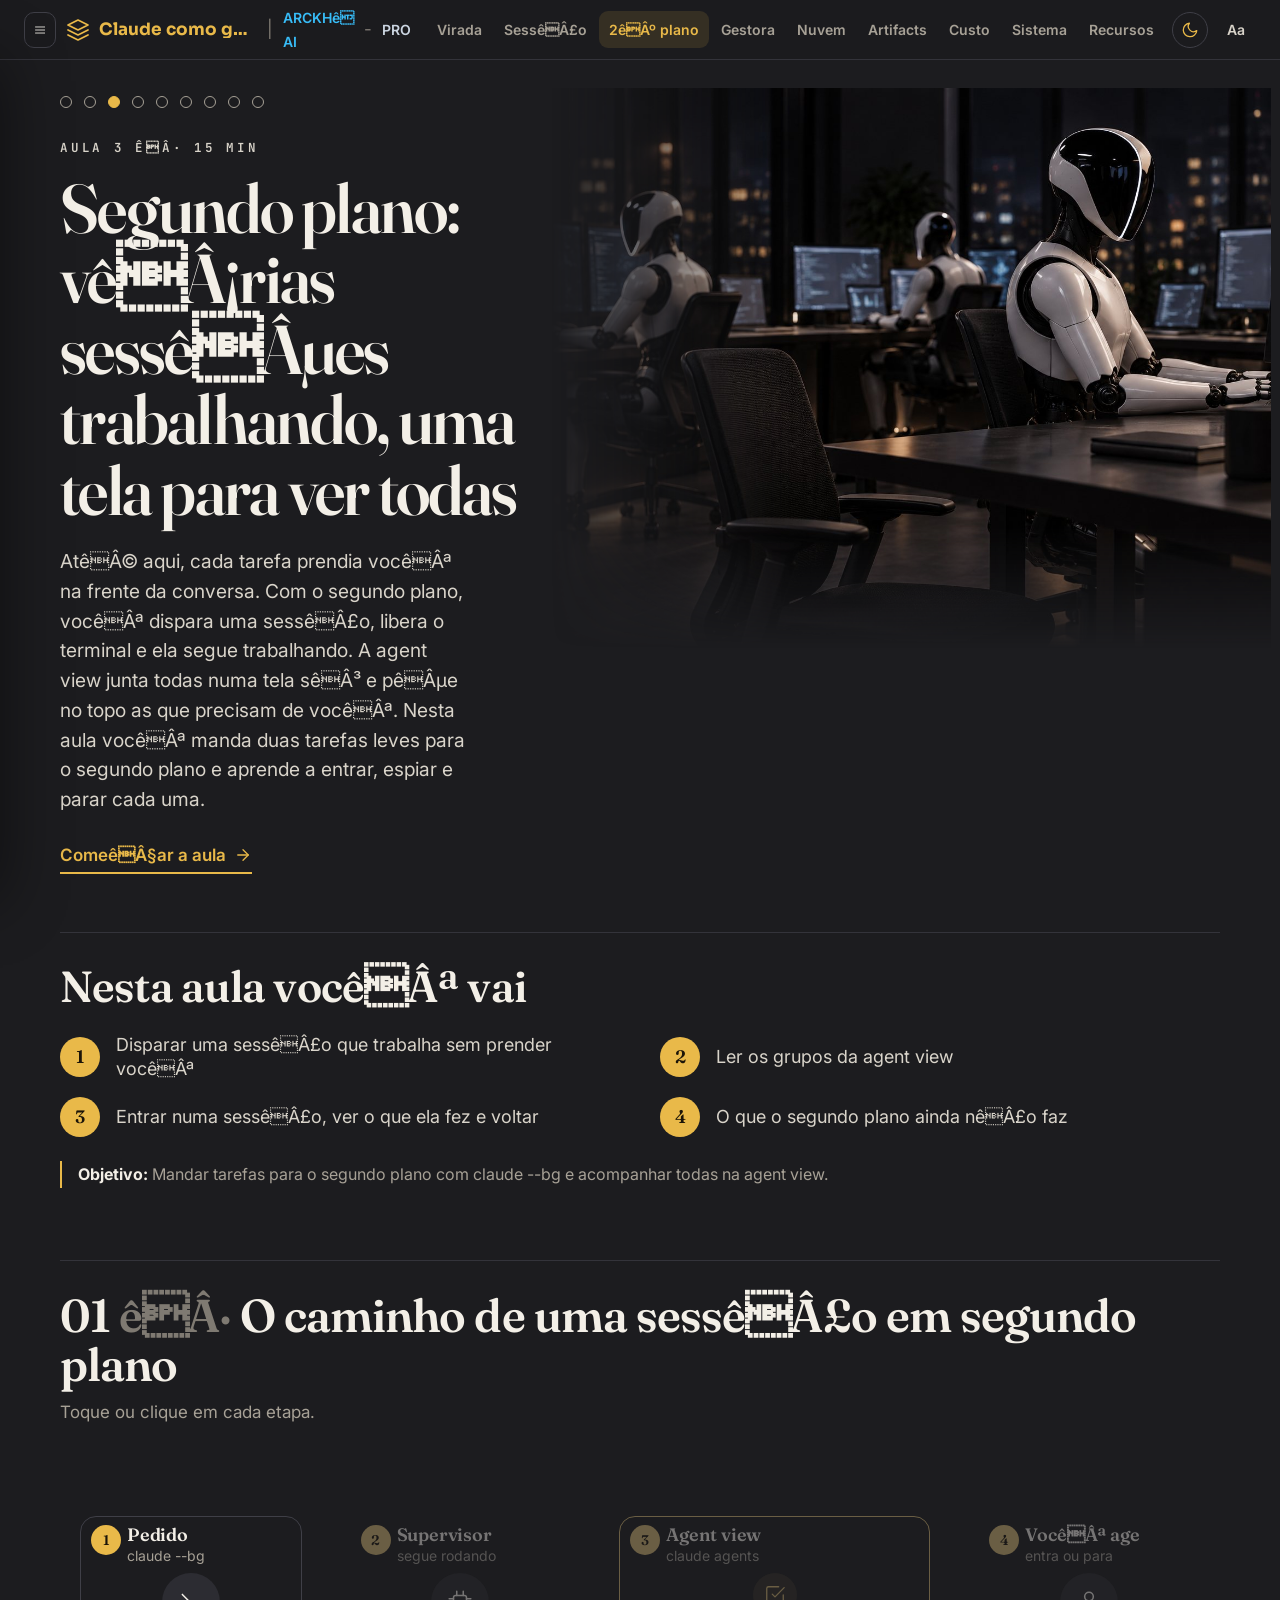
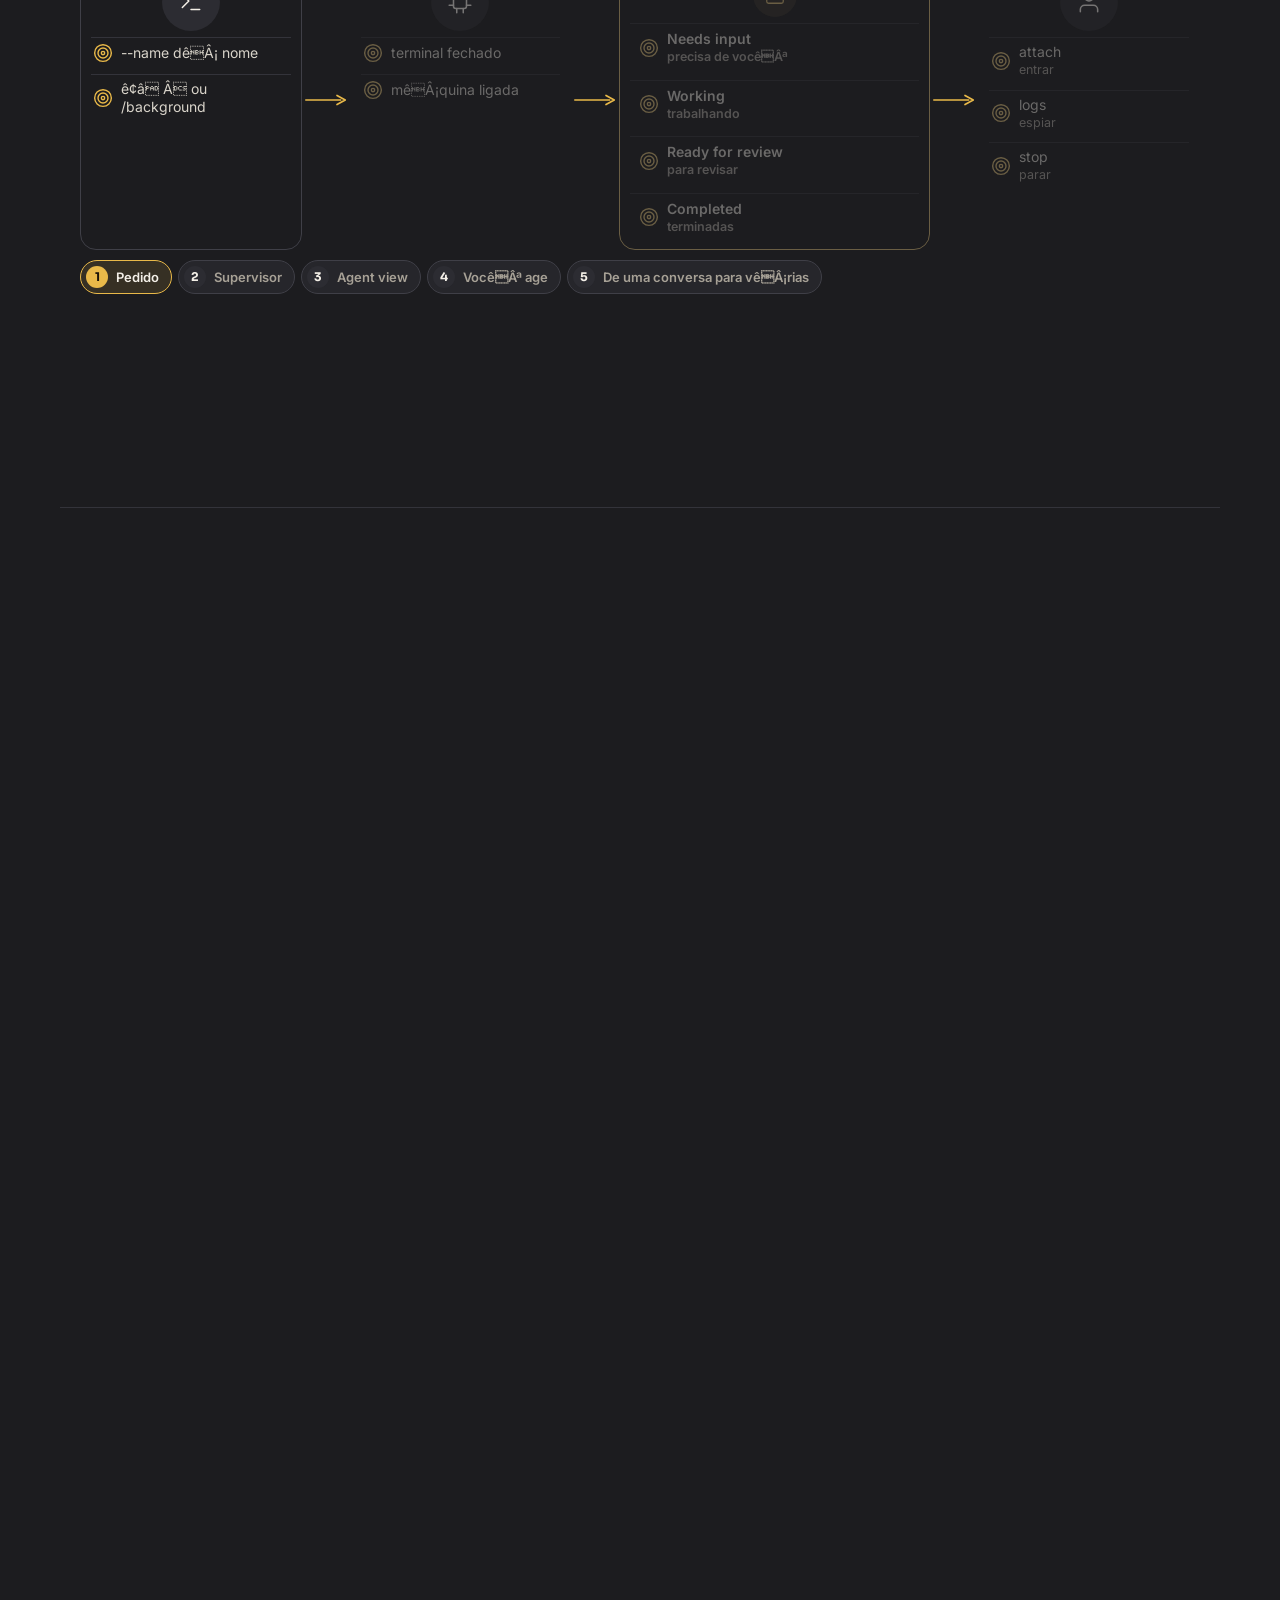
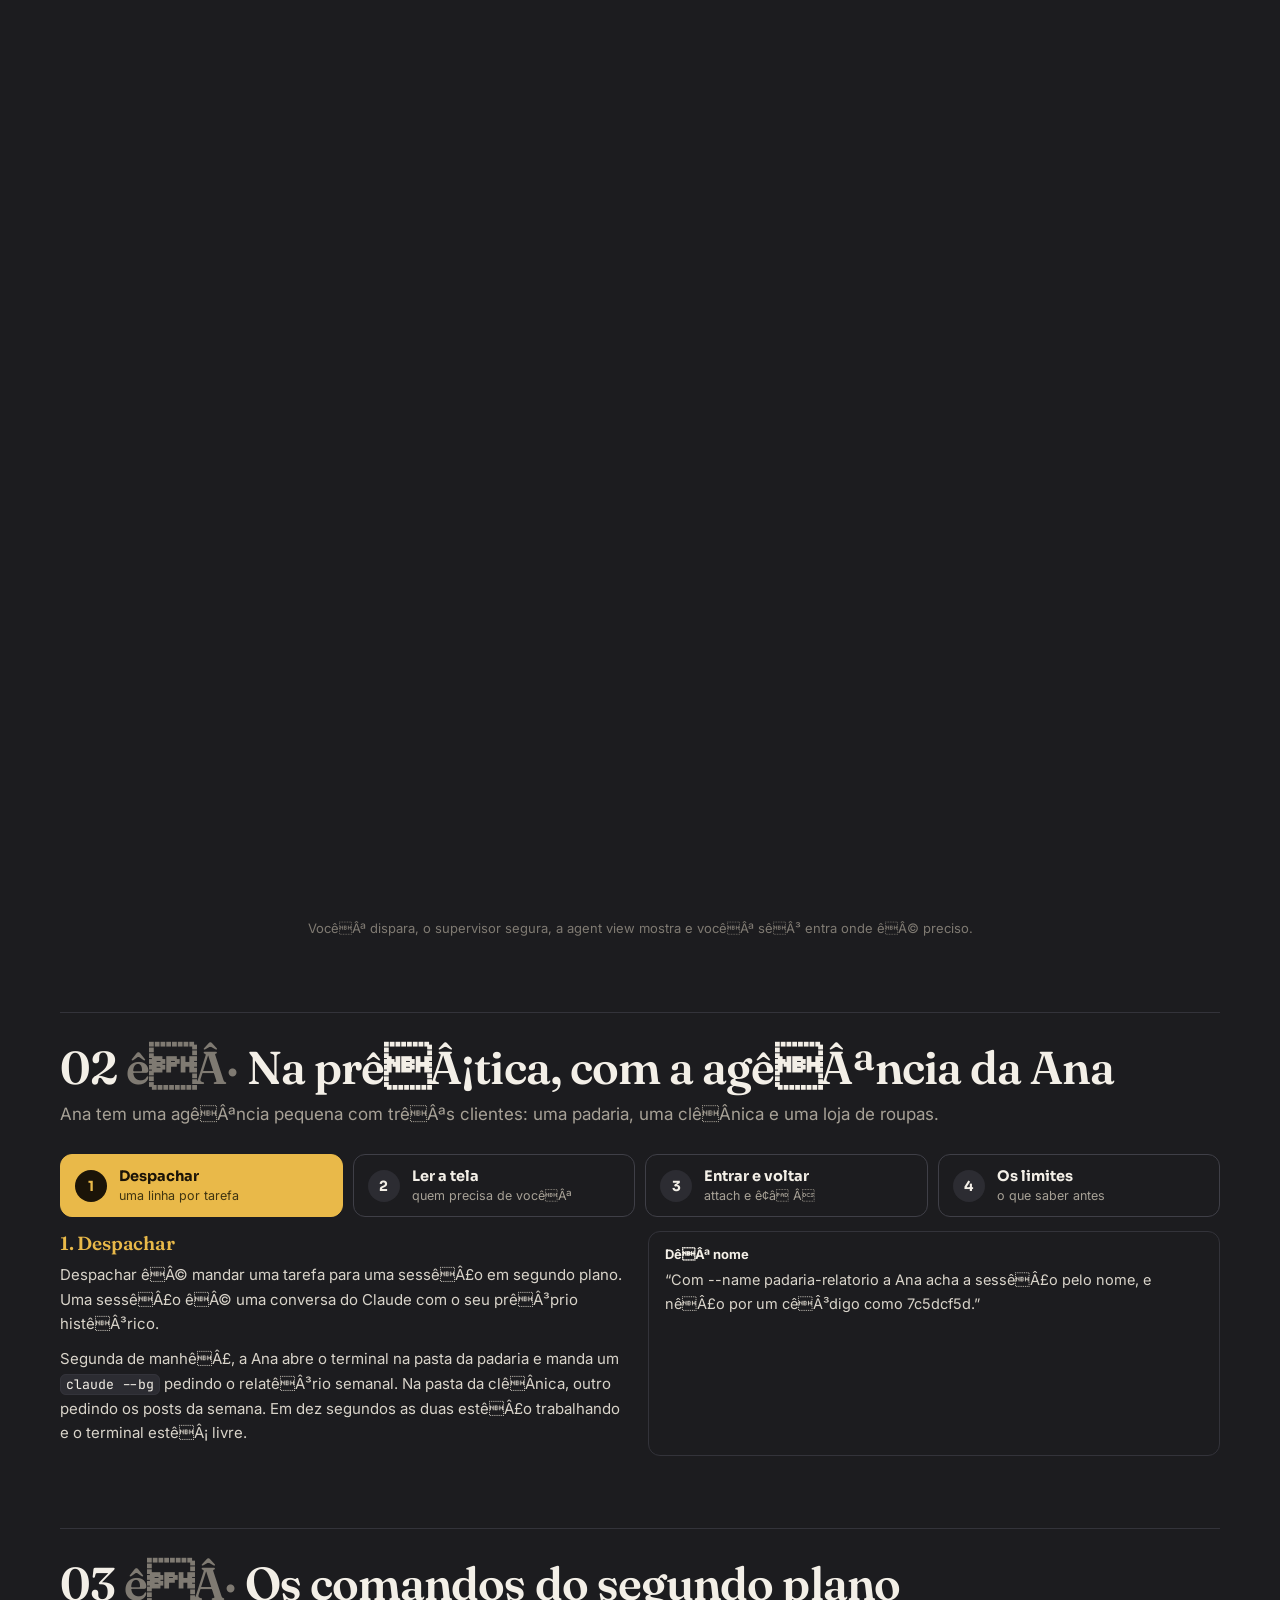
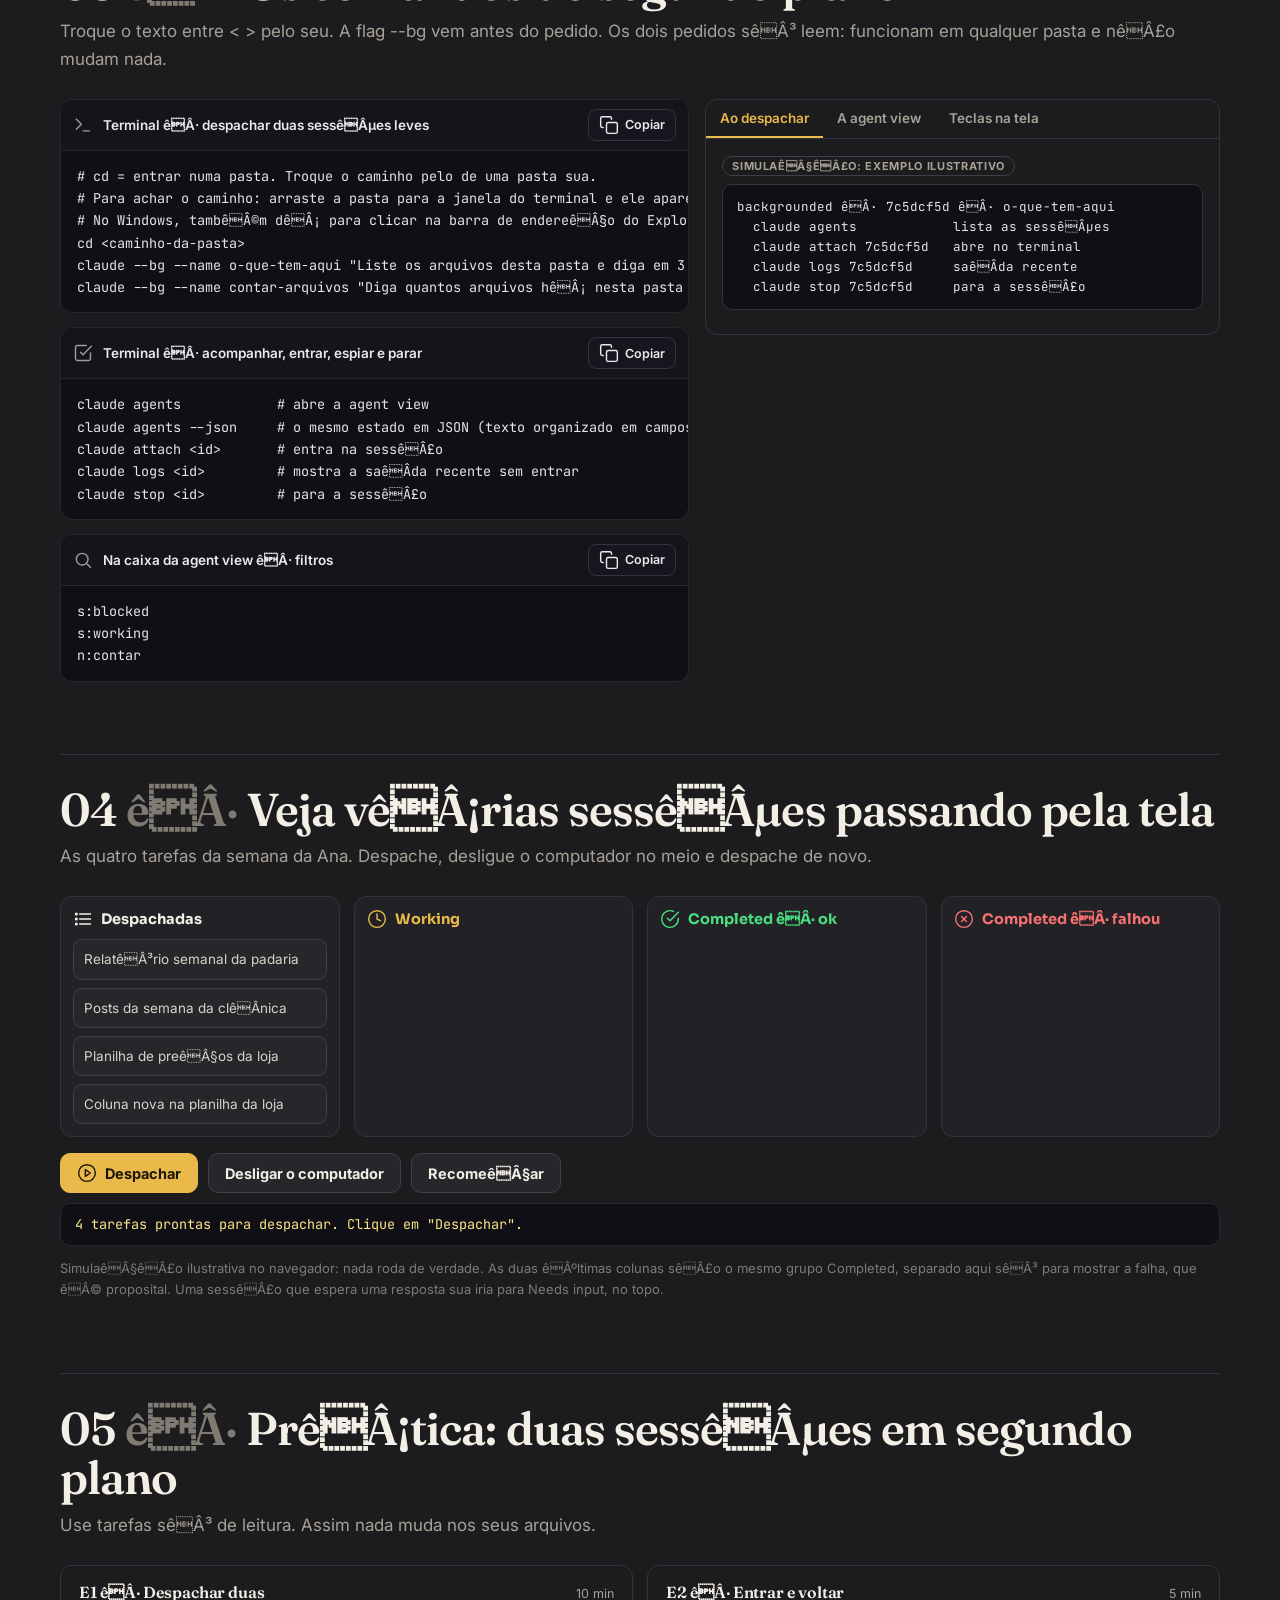
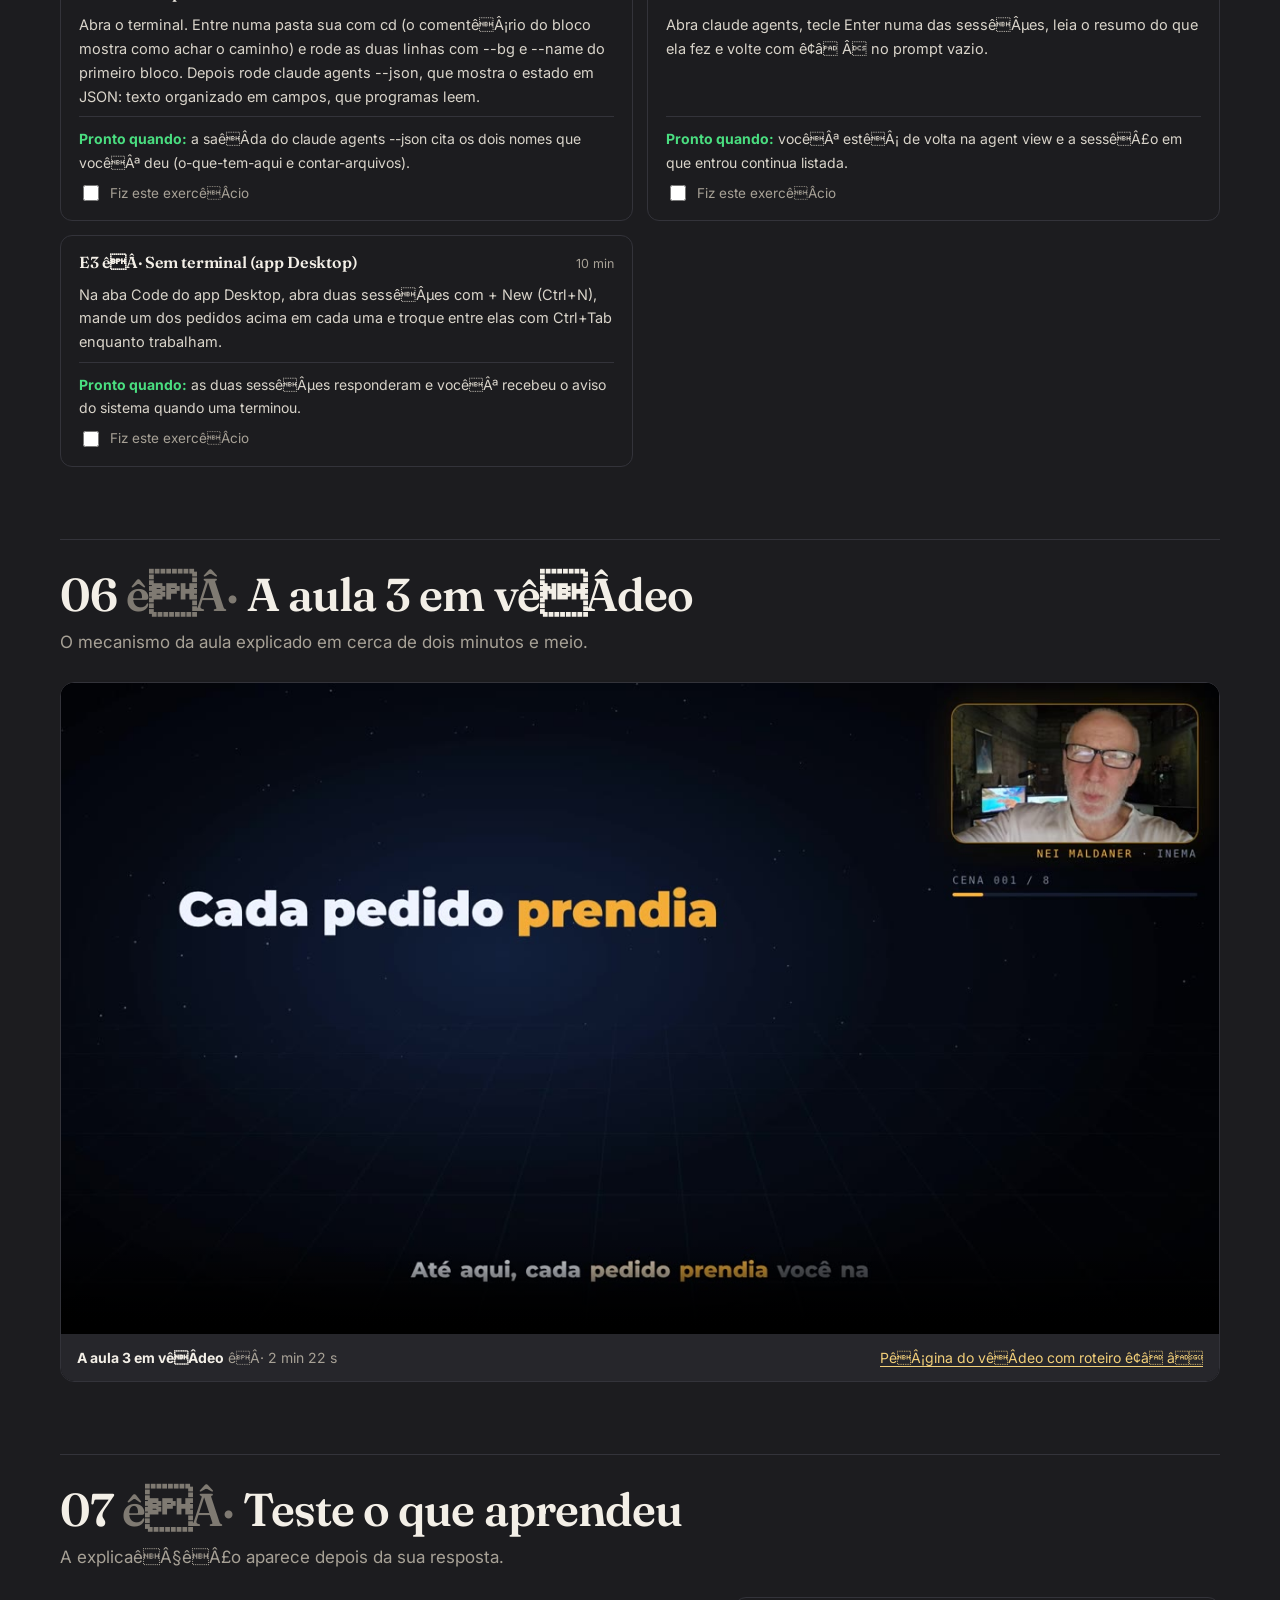
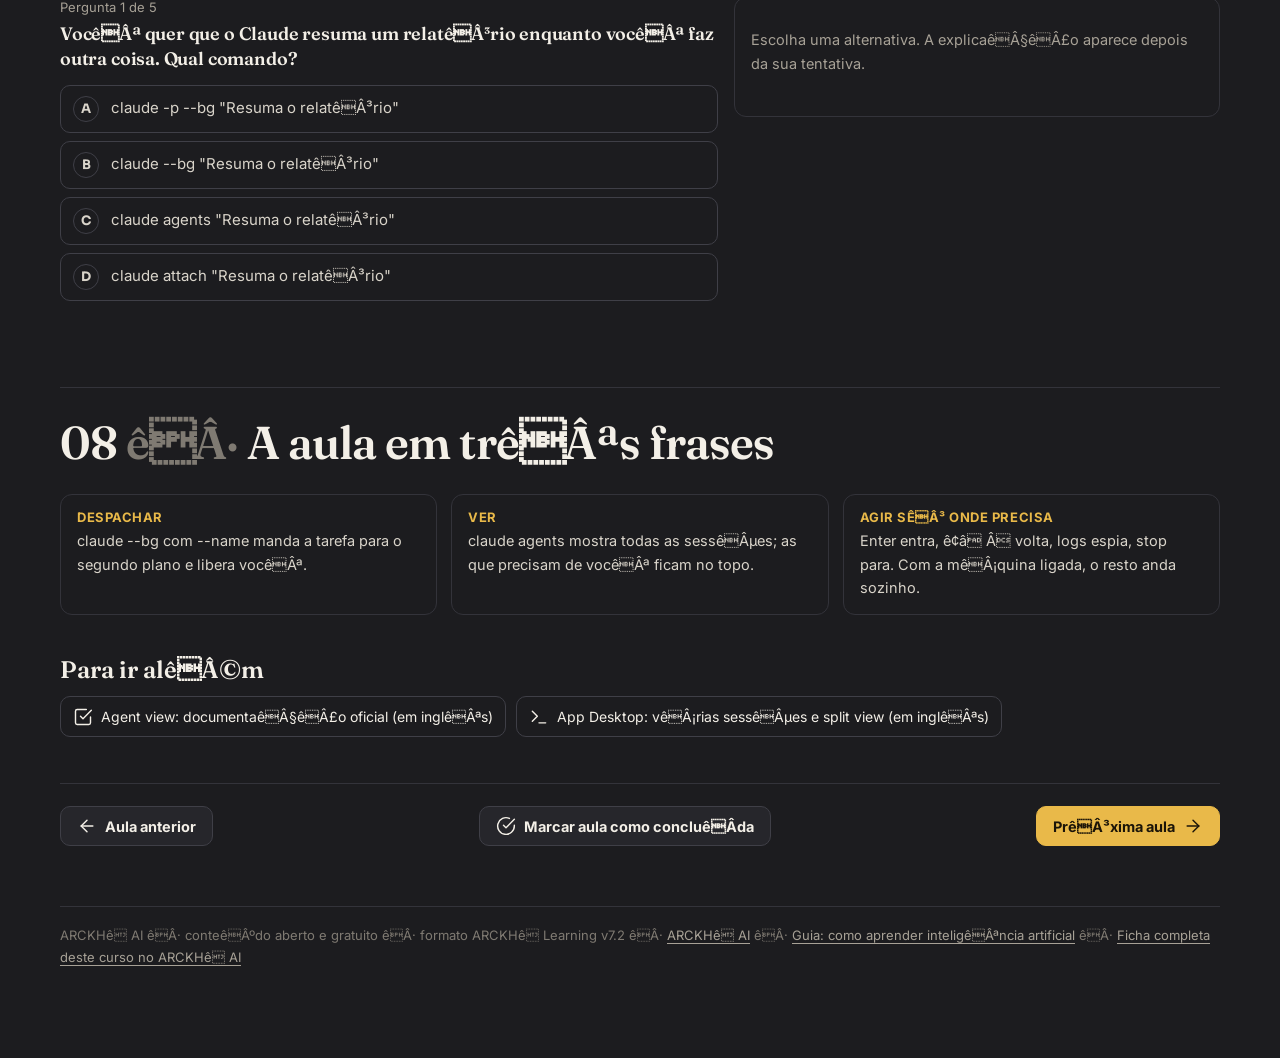
<file: aulas/segundo-plano/index.html>
<!DOCTYPE html>
<html lang="pt-BR">
<head>
<meta charset="utf-8"/>
<meta name="viewport" content="width=device-width, initial-scale=1"/>
<title>Segundo plano: vêÂ¡rias sessêÂµes trabalhando, uma tela para ver todas êÂ· Claude como gestor de agentes êÂ· ARCKHê</title>
<meta name="description" content="AtêÂ© aqui, cada tarefa prendia vocêÂª na frente da conversa. Com o segundo plano, vocêÂª dispara uma sessêÂ£o, libera o terminal e ela segue trabalhando. A agent view junta todas numa tela sêÂ³ e pêÂµe no topo as que precisam de vocêÂª. Nesta aula vocêÂª manda duas tarefas leves para o segundo plano e aprende a entrar, espiar e parar cada uma."/>
<meta property="og:title" content="Segundo plano: vêÂ¡rias sessêÂµes trabalhando, uma tela para ver todas êÂ· Claude como gestor de agentes êÂ· ARCKHê"/>
<meta property="og:description" content="AtêÂ© aqui, cada tarefa prendia vocêÂª na frente da conversa. Com o segundo plano, vocêÂª dispara uma sessêÂ£o, libera o terminal e ela segue trabalhando. A agent view junta todas numa tela sêÂ³ e pêÂµe no topo as que precisam de vocêÂª. Nesta aula vocêÂª manda duas tarefas leves para o segundo plano e aprende a entrar, espiar e parar cada uma."/>
<meta property="og:image" content="https://linnoff88-dev.github.io/
<meta name="theme-color" content="#0c0c10"/>
<link rel="icon" href="../../assets/img/favicon.svg" type="image/svg+xml"/>
<link rel="canonical" href="https://linnoff88-dev.github.io/
<link rel="preconnect" href="https://fonts.googleapis.com"/><link rel="preconnect" href="https://fonts.gstatic.com" crossorigin/>
<link href="https://fonts.googleapis.com/css2?family=Inter:wght@400;500;600;700&family=JetBrains+Mono:wght@400;600&family=Sora:wght@600;700;800&family=Fraunces:opsz,wght@9..144,500;9..144,600;9..144,700&display=swap" rel="stylesheet"/>
<link rel="stylesheet" href="../../assets/v71.css"/>
<link rel="stylesheet" href="../../assets/v72.css"/>
<meta name="generator" content="ARCKHê Learning 7.14.23"/>
<script>try{if(JSON.parse(localStorage.getItem("claude-gestor-de-agentes-v72:tema"))==="papel")document.documentElement.setAttribute("data-tema","papel")}catch(e){}</script>
</head><body data-curso="claude-gestor-de-agentes-v72" data-aula="segundo-plano" data-total="9" data-total-ex="28"><a class="skip" href="#conteudo">Pular para o conteêÂºdo</a><header class="topo"><div class="esq"><button type="button" class="menu-btn" aria-expanded="false" aria-controls="lado"><svg class="ico" viewBox="0 0 24 24" aria-hidden="true"><line x1="3" y1="6" x2="21" y2="6"/><line x1="3" y1="12" x2="21" y2="12"/><line x1="3" y1="18" x2="21" y2="18"/></svg><span class="sr">Aulas</span></button><a class="marca" href="../../index.html"><svg class="ico" viewBox="0 0 24 24" aria-hidden="true"><polygon points="12 2 2 7 12 12 22 7 12 2"/><polyline points="2 17 12 22 22 17"/><polyline points="2 12 12 17 22 12"/></svg><span>Claude como gestor de agentes</span></a><span class="sep">|</span><a class="club" href="https://ARCKHê AI" target="_blank" rel="noopener">ARCKHê AI</a><span class="tr">-</span><a class="pro" href="https://ARCKHê.pro" target="_blank" rel="noopener">PRO</a></div><nav class="dir" aria-label="Aulas"><a href="../../aulas/virada/index.html" class="tlink" title="A virada: de uma conversa por vez para uma equipe de sessêÂµes"><span class="curto">A1</span><span class="longo">Virada</span></a><a href="../../aulas/sessao/index.html" class="tlink" title="Uma sessêÂ£o sem perder o fio: pergunta lateral, resumo, cor e lado a lado"><span class="curto">A2</span><span class="longo">SessêÂ£o</span></a><a href="../../aulas/segundo-plano/index.html" class="tlink on" aria-current="page" title="Segundo plano: vêÂ¡rias sessêÂµes trabalhando, uma tela para ver todas"><span class="curto">A3</span><span class="longo">2êÂº plano</span></a><a href="../../aulas/sessao-gestora/index.html" class="tlink" title="A sessêÂ£o gestora: ela coordena, vocêÂª decide"><span class="curto">A4</span><span class="longo">Gestora</span></a><a href="../../aulas/nuvem/index.html" class="tlink" title="Local, segundo plano ou nuvem: onde cada trabalho roda"><span class="curto">A5</span><span class="longo">Nuvem</span></a><a href="../../aulas/artifacts/index.html" class="tlink" title="Artifacts: o resultado vira algo que outra pessoa usa"><span class="curto">A6</span><span class="longo">Artifacts</span></a><a href="../../aulas/custo/index.html" class="tlink" title="O painel de controle: custo e saêÂºde das suas sessêÂµes"><span class="curto">A7</span><span class="longo">Custo</span></a><a href="../../aulas/sistema/index.html" class="tlink" title="Seu sistema de gestêÂ£o: rotina, ciclo e limites"><span class="curto">A8</span><span class="longo">Sistema</span></a><a href="../../aulas/recursos/index.html" class="tlink" title="Guia dos recursos: o que êÂ© cada um, e um exemplo"><span class="curto">A9</span><span class="longo">Recursos</span></a><button type="button" class="tema-btn" title="Trocar tema claro/escuro"><svg class="ico sol" viewBox="0 0 24 24" aria-hidden="true"><circle cx="12" cy="12" r="4"/><path d="M12 2v2M12 20v2M4.9 4.9l1.4 1.4M17.7 17.7l1.4 1.4M2 12h2M20 12h2M4.9 19.1l1.4-1.4M17.7 6.3l1.4-1.4"/></svg><svg class="ico lua" viewBox="0 0 24 24" aria-hidden="true"><path d="M21 12.8A9 9 0 1 1 11.2 3a7 7 0 0 0 9.8 9.8z"/></svg><span class="sr">Trocar tema claro/escuro</span></button><div class="aa"><button type="button" class="aa-btn" aria-expanded="false" aria-controls="aparencia" title="AparêÂªncia">Aa</button><div class="aa-pop" id="aparencia" hidden><p>Tema</p><div class="aa-seg"><button type="button" data-tema="escuro">Escuro</button><button type="button" data-tema="papel">Papel claro</button></div><p style="margin-top:12px">Tamanho do texto</p><div class="aa-seg"><button type="button" data-escala="0.9">Aê¢Ëâ</button><button type="button" data-escala="1">A</button><button type="button" data-escala="1.12">A+</button></div></div></div></nav></header><div class="casca"><aside class="lado" id="lado" aria-label="Aulas"><a class="voltar" href="https://ARCKHê AI/"><svg class="ico" viewBox="0 0 24 24" aria-hidden="true"><line x1="19" y1="12" x2="5" y2="12"/><polyline points="12 19 5 12 12 5"/></svg>ARCKHê AI</a><p class="curso-nome">Claude como gestor de agentes</p><p class="curso-sub">De uma conversa a uma equipe de sessêÂµes</p><div class="ind"><span class="ind-rot">Estudo (aulas)</span><span class="prog-txt"><span data-pct>0</span>%</span></div><div class="prog" aria-hidden="true"><i></i></div><div class="ind"><span class="ind-rot">PrêÂ¡tica declarada</span><span class="prog-txt"><span data-prat>0</span>/28</span></div><div class="prog pratica" aria-hidden="true"><i></i></div><p class="ind-nota">PrêÂ¡tica = exercêÂ­cios que vocêÂª marcou como feitos. A comprovaêÂ§êÂ£o vem na prova da certificaêÂ§êÂ£o.</p><ol class="lista-aulas"><li><a href="../../aulas/virada/index.html" data-slug="virada" class=""><span class="st" aria-hidden="true"></span><span>1. Da conversa êÂ  gestêÂ£o<small>15 min</small></span></a></li><li><a href="../../aulas/sessao/index.html" data-slug="sessao" class=""><span class="st" aria-hidden="true"></span><span>2. Uma sessêÂ£o sem perder o fio<small>14 min</small></span></a></li><li><a href="../../aulas/segundo-plano/index.html" data-slug="segundo-plano" class="atual" aria-current="page"><span class="st" aria-hidden="true"></span><span>3. SessêÂµes em 2êÂº plano<small>15 min</small></span></a></li><li><a href="../../aulas/sessao-gestora/index.html" data-slug="sessao-gestora" class=""><span class="st" aria-hidden="true"></span><span>4. SessêÂ£o gestora<small>18 min</small></span></a></li><li><a href="../../aulas/nuvem/index.html" data-slug="nuvem" class=""><span class="st" aria-hidden="true"></span><span>5. Onde cada trabalho roda<small>16 min</small></span></a></li><li><a href="../../aulas/artifacts/index.html" data-slug="artifacts" class=""><span class="st" aria-hidden="true"></span><span>6. Do resultado ao link<small>14 min</small></span></a></li><li><a href="../../aulas/custo/index.html" data-slug="custo" class=""><span class="st" aria-hidden="true"></span><span>7. Custo e saêÂºde<small>20 min</small></span></a></li><li><a href="../../aulas/sistema/index.html" data-slug="sistema" class=""><span class="st" aria-hidden="true"></span><span>8. Seu sistema<small>18 min</small></span></a></li><li><a href="../../aulas/recursos/index.html" data-slug="recursos" class=""><span class="st" aria-hidden="true"></span><span>9. Guia dos recursos<small>15 min</small></span></a></li></ol><div class="estudo"><p class="es-tit">Seu estudo</p><details class="es-bloco" data-es="desempenho"><summary><svg class="ico" viewBox="0 0 24 24" aria-hidden="true"><line x1="18" y1="20" x2="18" y2="10"/><line x1="12" y1="20" x2="12" y2="4"/><line x1="6" y1="20" x2="6" y2="14"/></svg><span>Desempenho nos testes</span><span class="es-cont" data-es-cont="desempenho"></span></summary><div class="es-corpo" data-es-corpo="desempenho"></div></details><details class="es-bloco" data-es="notas"><summary><svg class="ico" viewBox="0 0 24 24" aria-hidden="true"><path d="M12 20h9"/><path d="M16.5 3.5a2.1 2.1 0 0 1 3 3L7 19l-4 1 1-4z"/></svg><span>Minhas anotaêÂ§êÂµes</span><span class="es-cont" data-es-cont="notas"></span></summary><div class="es-corpo" data-es-corpo="notas"></div></details><details class="es-bloco" data-es="dados"><summary><svg class="ico" viewBox="0 0 24 24" aria-hidden="true"><ellipse cx="12" cy="5" rx="8" ry="3"/><path d="M4 5v14c0 1.7 3.6 3 8 3s8-1.3 8-3V5"/><path d="M4 12c0 1.7 3.6 3 8 3s8-1.3 8-3"/></svg><span>Copiar meus dados</span><span class="es-cont" data-es-cont="dados"></span></summary><div class="es-corpo" data-es-corpo="dados"><p class="es-exp">Seu progresso, suas anotaêÂ§êÂµes e as notas dos testes ficam sêÂ³ neste navegador. Baixe uma cêÂ³pia (.json) para guardar ou para continuar em outro computador ou navegador; lêÂ¡, carregue a cêÂ³pia. Carregar soma com o que jêÂ¡ existe e nêÂ£o apaga nada.</p><div class="es-acoes"><button type="button" class="es-btn es-exportar"><svg class="ico" viewBox="0 0 24 24" aria-hidden="true"><path d="M21 15v4a2 2 0 0 1-2 2H5a2 2 0 0 1-2-2v-4"/><polyline points="7 10 12 15 17 10"/><line x1="12" y1="15" x2="12" y2="3"/></svg>Baixar cêÂ³pia</button><label class="es-btn es-importar"><svg class="ico" viewBox="0 0 24 24" aria-hidden="true"><path d="M21 15v4a2 2 0 0 1-2 2H5a2 2 0 0 1-2-2v-4"/><polyline points="17 8 12 3 7 8"/><line x1="12" y1="3" x2="12" y2="15"/></svg>Carregar cêÂ³pia<input type="file" class="sr" accept=".json,application/json"/></label></div><p class="es-msg" aria-live="polite"></p></div></details></div><script type="application/json" id="estudo-dados">{"txt": {"titulo": "Seu estudo", "continuar": "Continuar de onde parei", "comecar": "ComeêÂ§ar pela aula 1", "cta_continuar": "Continuar a aula {n}", "hoje": "hoje", "ontem": "ontem", "ha_dias": "hêÂ¡ {n} dias", "desempenho": "Desempenho nos testes", "notas": "Minhas anotaêÂ§êÂµes", "dados": "Copiar meus dados", "sem_testes": "Nenhum teste feito ainda. O teste fica no fim de cada aula.", "nao_fez": "teste ainda nêÂ£o feito", "ultimo": "êÅ¡ltimo", "melhor": "Melhor", "tentativas": "tentativas", "tentativa": "tentativa", "tudo_certo": "Acertou tudo no êÂºltimo teste.", "rever": "Para rever", "resposta": "Resposta certa:", "ir_teste": "Refazer o teste", "sem_notas": "Nenhuma anotaêÂ§êÂ£o ainda. Na aula, selecione um trecho do texto e toque em Marcar ou Anotar.", "so_marcado": "(sêÂ³ marcado)", "marcar": "Marcar", "anotar": "Anotar", "salvar": "Salvar", "apagar": "Apagar marca", "fechar": "Fechar", "nota_ph": "Escreva sua anotaêÂ§êÂ£o sobre este trechoê¢â¬Â¦", "um_bloco": "Marque dentro de um parêÂ¡grafo sêÂ³.", "nao_marca": "Este trecho nêÂ£o pode ser marcado.", "dados_exp": "Seu progresso, suas anotaêÂ§êÂµes e as notas dos testes ficam sêÂ³ neste navegador. Baixe uma cêÂ³pia (.json) para guardar ou para continuar em outro computador ou navegador; lêÂ¡, carregue a cêÂ³pia. Carregar soma com o que jêÂ¡ existe e nêÂ£o apaga nada.", "exportar": "Baixar cêÂ³pia", "importar": "Carregar cêÂ³pia", "import_ok": "CêÂ³pia carregada ({n} itens). Atualizando a pêÂ¡ginaê¢â¬Â¦", "import_erro": "Arquivo nêÂ£o reconhecido. Nada foi alterado.", "import_outro": "Esta cêÂ³pia êÂ© de outro curso. Nada foi alterado.", "export_ok": "CêÂ³pia baixada."}, "aulas": [{"slug": "virada", "num": 1, "t": "Da conversa êÂ  gestêÂ£o", "quiz": {"sec": "s9", "perguntas": [{"p": "O que muda no seu papel quando vocêÂª passa do agente para a gestêÂ£o de agentes?", "certa": "VocêÂª coordena vêÂ¡rias sessêÂµes e entra sêÂ³ nas decisêÂµes."}, {"p": "O que êÂ© uma sessêÂ£o, no sentido deste curso?", "certa": "Uma conversa do Claude com o seu prêÂ³prio histêÂ³rico, independente das outras."}, {"p": "A Ana quer ver numa tela sêÂ³ quais sessêÂµes terminaram e qual estêÂ¡ esperando por ela. Em que grupo isso estêÂ¡?", "certa": "Ver, com a agent view."}, {"p": "Qual destes recursos estêÂ¡ marcado como experimental e vem desligado por padrêÂ£o?", "certa": "Agent teams."}, {"p": "Rodar vêÂ¡rias sessêÂµes ao mesmo tempo jêÂ¡ êÂ© uma plataforma completa de gestêÂ£o de agentes?", "certa": "NêÂ£o: permissêÂµes, custo, filas, mêÂ©tricas e recuperaêÂ§êÂ£o de falhas ainda sêÂ£o montados por vocêÂª."}]}}, {"slug": "sessao", "num": 2, "t": "Uma sessêÂ£o sem perder o fio", "quiz": {"sec": "s6", "perguntas": [{"p": "No meio de uma tarefa, vocêÂª quer tirar uma dêÂºvida rêÂ¡pida sem desviar a conversa. O que usar?", "certa": "/btw seguido da pergunta."}, {"p": "VocêÂª pergunta com /btw: \"pesquise na internet o preêÂ§o do concorrente\". O que acontece?", "certa": "Ele nêÂ£o pesquisa: o /btw responde sêÂ³ com o que a sessêÂ£o jêÂ¡ tem, sem ferramentas."}, {"p": "Para que serve o /recap?", "certa": "Dar um resumo de uma linha do que a sessêÂ£o fez, na hora."}, {"p": "No app Desktop, como abrir uma segunda sessêÂ£o lado a lado com a atual?", "certa": "Alt+clique (Option no Mac) na sessêÂ£o da barra lateral."}, {"p": "Por que dar uma cor a cada sessêÂ£o com /color?", "certa": "Para reconhecer a sessêÂ£o de relance, inclusive na agent view."}]}}, {"slug": "segundo-plano", "num": 3, "t": "SessêÂµes em 2êÂº plano", "quiz": {"sec": "s7", "perguntas": [{"p": "VocêÂª quer que o Claude resuma um relatêÂ³rio enquanto vocêÂª faz outra coisa. Qual comando?", "certa": "claude --bg \"Resuma o relatêÂ³rio\""}, {"p": "Na agent view, em que grupo aparece a sessêÂ£o que estêÂ¡ esperando vocêÂª responder?", "certa": "Needs input"}, {"p": "VocêÂª fechou o terminal com duas sessêÂµes em segundo plano. O que acontece?", "certa": "Continuam rodando, com o computador ligado."}, {"p": "Como ver sêÂ³ as sessêÂµes que estêÂ£o esperando por vocêÂª?", "certa": "Digitar s:blocked na caixa da agent view."}, {"p": "Uma sessêÂ£o em segundo plano criou trêÂªs subagentes por dentro. Quantas linhas novas aparecem na agent view?", "certa": "Nenhuma alêÂ©m da prêÂ³pria sessêÂ£o."}]}}, {"slug": "sessao-gestora", "num": 4, "t": "SessêÂ£o gestora", "quiz": {"sec": "s8", "perguntas": [{"p": "O que êÂ© a sessêÂ£o gestora neste curso?", "certa": "Um papel: acompanhar as sessêÂµes, resolver o pequeno e subir o grande."}, {"p": "Qual caminho roda as tarefas sem o seu computador ligado?", "certa": "Projects, com threads na nuvem."}, {"p": "VocêÂª usa sêÂ³ o app Desktop, sem terminal. Como saber qual sessêÂ£o estêÂ¡ esperando por vocêÂª?", "certa": "Perguntar numa sessêÂ£o da aba Code, em linguagem simples."}, {"p": "A gestora da Ana pergunta se pode mandar o relatêÂ³rio pronto direto para a padaria. Pelas instruêÂ§êÂµes da Ana, o que acontece?", "certa": "Espera o OK da Ana."}, {"p": "Por que o status vem em trêÂªs estados (concluêÂ­do, bloqueado, precisa de vocêÂª)?", "certa": "Para vocêÂª bater o olho e agir sêÂ³ no que precisa de vocêÂª."}]}}, {"slug": "nuvem", "num": 5, "t": "Onde cada trabalho roda", "quiz": {"sec": "s7", "perguntas": [{"p": "VocêÂª desliga o notebook e vai embora. Qual trabalho continua andando?", "certa": "A thread de um projeto rodando na nuvem."}, {"p": "A Ana vai fazer o relatêÂ³rio semanal da padaria com as vendas da semana. Pela regra do curso, onde isso roda?", "certa": "No computador dela: local ou em segundo plano."}, {"p": "O que vocêÂª escreve nas instruêÂ§êÂµes do projeto?", "certa": "Para que serve, onde trabalhar, como conferir, o que fazer se faltar algo e o que precisa do seu OK."}, {"p": "VocêÂª abre a barra lateral e nêÂ£o encontra os Projects. O que isso quer dizer?", "certa": "A beta libera aos poucos: entre na lista de espera."}, {"p": "Uma thread do projeto precisa de um arquivo que vocêÂª nêÂ£o quer guardar na nuvem. O que fazer?", "certa": "Pedir que ela rode no seu computador (Work locally), ligado e acordado."}]}}, {"slug": "artifacts", "num": 6, "t": "Do resultado ao link", "quiz": {"sec": "s7", "perguntas": [{"p": "VocêÂª terminou o painel e quer que a equipe veja. Qual êÂ© o caminho?", "certa": "BotêÂ£o Share e escolher o acesso; depois copiar o link."}, {"p": "A Ana compartilhou um painel novo pelo botêÂ£o Share com a dona da padaria. O que a dona precisa para abrir?", "certa": "Entrar com uma conta Claude."}, {"p": "Quais tipos de artifact ainda estêÂ£o em beta?", "certa": "PainêÂ©is e Motion."}, {"p": "A Ana vai mostrar êÂ  dona da padaria, numa reuniêÂ£o, o resultado do mêÂªs em 6 telas. Qual tipo serve melhor?", "certa": "ApresentaêÂ§êÂ£o (Slides)."}, {"p": "O que êÂ© a IA embutida num artifact?", "certa": "Perguntas em linguagem natural feitas dentro da prêÂ³pria pêÂ¡gina."}]}}, {"slug": "custo", "num": 7, "t": "Custo e saêÂºde", "quiz": {"sec": "s10", "perguntas": [{"p": "Por que trêÂªs sessêÂµes abertas ao mesmo tempo gastam mais do que uma?", "certa": "Porque cada sessêÂ£o tem o prêÂ³prio contexto, lido a cada mensagem."}, {"p": "Qual comando mostra quanto do limite do plano vocêÂª jêÂ¡ usou?", "certa": "/usage, com o custo da sessêÂ£o e o uso do plano."}, {"p": "Ana tem uma sessêÂ£o que sêÂ³ gera legendas de foto. O que fazer com o /advisor nela?", "certa": "Deixar desligado: modelo forte êÂ© para decisêÂµes grandes."}, {"p": "Antes de instalar um mod, o que fazer?", "certa": "Rodar claude plugin validate e ler os eventos e o que ele pede."}, {"p": "VocêÂª rodou /skill-doctor e o relatêÂ³rio veio vazio. O que isso quer dizer?", "certa": "Que vocêÂª nêÂ£o tem skill instalada, e estêÂ¡ tudo bem."}]}}, {"slug": "sistema", "num": 8, "t": "Seu sistema", "quiz": {"sec": "s8", "perguntas": [{"p": "Qual a ordem do ciclo antes de dar uma entrega como pronta?", "certa": "Observar, criticar, otimizar e validar, nessa ordem."}, {"p": "De manhêÂ£, como Ana vêÂª sêÂ³ as sessêÂµes que esperam por ela?", "certa": "Na agent view, digita s:blocked na caixa de filtro."}, {"p": "Qual destas êÂ© uma regra de pronto que dêÂ¡ para conferir?", "certa": "Cada post cita o horêÂ¡rio, e a clêÂ­nica aprova."}, {"p": "Gerenciar vêÂ¡rias sessêÂµes êÂ© o mesmo que ter uma plataforma completa de gestêÂ£o de agentes?", "certa": "NêÂ£o: faltam peêÂ§as como permissêÂµes, filas e auditoria."}, {"p": "Por que registrar uma linha por entrega?", "certa": "Para saber, depois, quem fez o quêÂª e o que vocêÂª mudou."}]}}, {"slug": "recursos", "num": 9, "t": "Guia dos recursos", "quiz": {"sec": "s9", "perguntas": [{"p": "Ana quer ver, numa tela sêÂ³, qual das trêÂªs sessêÂµes em segundo plano estêÂ¡ esperando por ela. O que ela usa?", "certa": "claude agents, que mostra todas as sessêÂµes e quem estêÂ¡ em Needs input."}, {"p": "Ana vai viajar e quer que os posts da clêÂ­nica continuem sendo feitos com o computador dela desligado. Qual recurso serve?", "certa": "Uma thread de um projeto no Projects, rodando na nuvem."}, {"p": "Qual destes recursos êÂ© experimental e vem desligado?", "certa": "Agent teams."}, {"p": "Ana baixou um mod e quer saber o que ele faz sozinho antes de instalar. Qual comando ela roda?", "certa": "claude plugin validate ./pasta-do-mod"}]}}]}</script><div class="lado-card">Ideia central<b>VocêÂª deixa de conversar e passa a coordenar</b>VêÂ¡rias sessêÂµes trabalhando, uma visêÂ£o que mostra quem precisa de vocêÂª, e as suas decisêÂµes no centro.<br/><a href="https://linnoff88-dev.github.io/ target="_blank" rel="noopener">Ir para a sessêÂ£o gestora ê¢â â</a></div></aside><main class="principal" id="conteudo"><div class="miolo" data-competencias="despachar-sessao-em-segundo-plano;acompanhar-sessoes-na-agent-view;entrar-e-sair-de-uma-sessao"><div class="aula-hero com-img"><div class="ah-txt"><nav class="pontos" aria-label="Aulas"><a href="../../aulas/virada/index.html" class="pt" data-slug="virada" title="A virada: de uma conversa por vez para uma equipe de sessêÂµes"><span class="sr">A virada: de uma conversa por vez para uma equipe de sessêÂµes</span></a><a href="../../aulas/sessao/index.html" class="pt" data-slug="sessao" title="Uma sessêÂ£o sem perder o fio: pergunta lateral, resumo, cor e lado a lado"><span class="sr">Uma sessêÂ£o sem perder o fio: pergunta lateral, resumo, cor e lado a lado</span></a><a href="../../aulas/segundo-plano/index.html" class="pt on" data-slug="segundo-plano" title="Segundo plano: vêÂ¡rias sessêÂµes trabalhando, uma tela para ver todas"><span class="sr">Segundo plano: vêÂ¡rias sessêÂµes trabalhando, uma tela para ver todas</span></a><a href="../../aulas/sessao-gestora/index.html" class="pt" data-slug="sessao-gestora" title="A sessêÂ£o gestora: ela coordena, vocêÂª decide"><span class="sr">A sessêÂ£o gestora: ela coordena, vocêÂª decide</span></a><a href="../../aulas/nuvem/index.html" class="pt" data-slug="nuvem" title="Local, segundo plano ou nuvem: onde cada trabalho roda"><span class="sr">Local, segundo plano ou nuvem: onde cada trabalho roda</span></a><a href="../../aulas/artifacts/index.html" class="pt" data-slug="artifacts" title="Artifacts: o resultado vira algo que outra pessoa usa"><span class="sr">Artifacts: o resultado vira algo que outra pessoa usa</span></a><a href="../../aulas/custo/index.html" class="pt" data-slug="custo" title="O painel de controle: custo e saêÂºde das suas sessêÂµes"><span class="sr">O painel de controle: custo e saêÂºde das suas sessêÂµes</span></a><a href="../../aulas/sistema/index.html" class="pt" data-slug="sistema" title="Seu sistema de gestêÂ£o: rotina, ciclo e limites"><span class="sr">Seu sistema de gestêÂ£o: rotina, ciclo e limites</span></a><a href="../../aulas/recursos/index.html" class="pt" data-slug="recursos" title="Guia dos recursos: o que êÂ© cada um, e um exemplo"><span class="sr">Guia dos recursos: o que êÂ© cada um, e um exemplo</span></a></nav><p class="kicker">Aula 3 êÂ· 15 min</p><h1>Segundo plano: vêÂ¡rias sessêÂµes trabalhando, uma tela para ver todas</h1><p class="lead">AtêÂ© aqui, cada tarefa prendia vocêÂª na frente da conversa. Com o segundo plano, vocêÂª dispara uma sessêÂ£o, libera o terminal e ela segue trabalhando. A agent view junta todas numa tela sêÂ³ e pêÂµe no topo as que precisam de vocêÂª. Nesta aula vocêÂª manda duas tarefas leves para o segundo plano e aprende a entrar, espiar e parar cada uma.</p><a class="comecar" href="#s1">ComeêÂ§ar a aula <svg class="ico" viewBox="0 0 24 24" aria-hidden="true"><line x1="5" y1="12" x2="19" y2="12"/><polyline points="12 5 19 12 12 19"/></svg></a></div><figure class="ah-img"><img src="../../assets/img/hero/segundo-plano.jpg" alt="Sala escura com vêÂ¡rias telas acesas trabalhando sozinhas sobre as mesas, robêÂ´s humanoides em algumas, e uma cadeira vazia." width="1536" height="1024"/></figure></div><div class="nesta2"><h2>Nesta aula vocêÂª vai</h2><ol><li><b class="dn">1</b><span>Disparar uma sessêÂ£o que trabalha sem prender vocêÂª</span></li><li><b class="dn">2</b><span>Ler os grupos da agent view</span></li><li><b class="dn">3</b><span>Entrar numa sessêÂ£o, ver o que ela fez e voltar</span></li><li><b class="dn">4</b><span>O que o segundo plano ainda nêÂ£o faz</span></li></ol><p class="objetivo"><b>Objetivo:</b> Mandar tarefas para o segundo plano com claude --bg e acompanhar todas na agent view.</p></div><section class="secao" id="s1"><div class="sec-cab"><div><h2><span class="sn">01</span><span class="sp" aria-hidden="true"> êÂ· </span>O caminho de uma sessêÂ£o em segundo plano</h2><p>Toque ou clique em cada etapa.</p></div></div><div class="scrolly dg-bloco"><div class="sc-fig"><p class="sc-tit" aria-hidden="true"><span class="sc-aula">Aula 3</span><span class="sn">01</span><span class="sp"> êÂ· </span><span class="sc-t">O caminho de uma sessêÂ£o em segundo plano</span><span class="sc-sub">Toque ou clique em cada etapa.</span></p><div class="painel"><div class="dg fluxo"><button type="button" class="dg-no" aria-pressed="false"><span class="cab"><b class="dn">1</b><span class="ic"><svg class="ico" viewBox="0 0 24 24" aria-hidden="true"><polyline points="4 17 10 11 4 5"/><line x1="12" y1="19" x2="20" y2="19"/></svg></span><span class="nome">Pedido</span></span><span class="sub">claude --bg</span><ul><li><svg class="ico" viewBox="0 0 24 24" aria-hidden="true"><circle cx="12" cy="12" r="10"/><circle cx="12" cy="12" r="6"/><circle cx="12" cy="12" r="2"/></svg><span>--name dêÂ¡ nome</span></li><li><svg class="ico" viewBox="0 0 24 24" aria-hidden="true"><circle cx="12" cy="12" r="10"/><circle cx="12" cy="12" r="6"/><circle cx="12" cy="12" r="2"/></svg><span>ê¢â Â ou /background</span></li></ul><template><b>Pedido.</b> VocêÂª escreve <code>claude --bg</code> e o pedido entre aspas, com a flag (uma opêÂ§êÂ£o que comeêÂ§a com dois tracinhos, como <code>--bg</code>) antes do pedido. Com <code>--name</code> a sessêÂ£o ganha um nome fêÂ¡cil de achar. Se vocêÂª jêÂ¡ estêÂ¡ dentro de uma sessêÂ£o, a seta <code>ê¢â Â</code> no prompt vazio ou o comando <code>/background</code> manda essa sessêÂ£o para o segundo plano.</template></button><span class="dg-seta" aria-hidden="true"><svg viewBox="0 0 48 14"><line x1="2" y1="7" x2="40" y2="7"/><path d="M36 2 L45 7 L36 12"/></svg><i class="pulso"></i></span><button type="button" class="dg-no" aria-pressed="false"><span class="cab"><b class="dn">2</b><span class="ic"><svg class="ico" viewBox="0 0 24 24" aria-hidden="true"><rect x="6" y="6" width="12" height="12" rx="2"/><path d="M9 2v4M15 2v4M9 18v4M15 18v4M2 9h4M2 15h4M18 9h4M18 15h4"/></svg></span><span class="nome">Supervisor</span></span><span class="sub">segue rodando</span><ul><li><svg class="ico" viewBox="0 0 24 24" aria-hidden="true"><circle cx="12" cy="12" r="10"/><circle cx="12" cy="12" r="6"/><circle cx="12" cy="12" r="2"/></svg><span>terminal fechado</span></li><li><svg class="ico" viewBox="0 0 24 24" aria-hidden="true"><circle cx="12" cy="12" r="10"/><circle cx="12" cy="12" r="6"/><circle cx="12" cy="12" r="2"/></svg><span>mêÂ¡quina ligada</span></li></ul><template><b>Supervisor.</b> Cada sessêÂ£o roda dentro de um processo supervisor, um programa que fica cuidando delas por baixo. Por isso dêÂ¡ para fechar a janela e o terminal: o trabalho continua, desde que o computador esteja ligado.</template></button><span class="dg-seta" aria-hidden="true"><svg viewBox="0 0 48 14"><line x1="2" y1="7" x2="40" y2="7"/><path d="M36 2 L45 7 L36 12"/></svg><i class="pulso"></i></span><button type="button" class="dg-no forte" aria-pressed="false"><span class="cab"><b class="dn">3</b><span class="ic"><svg class="ico" viewBox="0 0 24 24" aria-hidden="true"><path d="M9 11l3 3L22 4"/><path d="M21 12v7a2 2 0 0 1-2 2H5a2 2 0 0 1-2-2V5a2 2 0 0 1 2-2h11"/></svg></span><span class="nome">Agent view</span></span><span class="sub">claude agents</span><ul><li><svg class="ico" viewBox="0 0 24 24" aria-hidden="true"><circle cx="12" cy="12" r="10"/><circle cx="12" cy="12" r="6"/><circle cx="12" cy="12" r="2"/></svg><span>Needs input<small>precisa de vocêÂª</small></span></li><li><svg class="ico" viewBox="0 0 24 24" aria-hidden="true"><circle cx="12" cy="12" r="10"/><circle cx="12" cy="12" r="6"/><circle cx="12" cy="12" r="2"/></svg><span>Working<small>trabalhando</small></span></li><li><svg class="ico" viewBox="0 0 24 24" aria-hidden="true"><circle cx="12" cy="12" r="10"/><circle cx="12" cy="12" r="6"/><circle cx="12" cy="12" r="2"/></svg><span>Ready for review<small>para revisar</small></span></li><li><svg class="ico" viewBox="0 0 24 24" aria-hidden="true"><circle cx="12" cy="12" r="10"/><circle cx="12" cy="12" r="6"/><circle cx="12" cy="12" r="2"/></svg><span>Completed<small>terminadas</small></span></li></ul><template><b>Agent view.</b> Uma tela com todas as sessêÂµes em segundo plano, separadas em grupos. As que precisam de vocêÂª ficam no topo. HêÂ¡ tambêÂ©m o grupo Pinned, com as que vocêÂª fixou. O terminal avisa quando uma sessêÂ£o precisa de vocêÂª, termina ou falha.</template></button><span class="dg-seta" aria-hidden="true"><svg viewBox="0 0 48 14"><line x1="2" y1="7" x2="40" y2="7"/><path d="M36 2 L45 7 L36 12"/></svg><i class="pulso"></i></span><button type="button" class="dg-no" aria-pressed="false"><span class="cab"><b class="dn">4</b><span class="ic"><svg class="ico" viewBox="0 0 24 24" aria-hidden="true"><path d="M20 21v-2a4 4 0 0 0-4-4H8a4 4 0 0 0-4 4v2"/><circle cx="12" cy="7" r="4"/></svg></span><span class="nome">VocêÂª age</span></span><span class="sub">entra ou para</span><ul><li><svg class="ico" viewBox="0 0 24 24" aria-hidden="true"><circle cx="12" cy="12" r="10"/><circle cx="12" cy="12" r="6"/><circle cx="12" cy="12" r="2"/></svg><span>attach<small>entrar</small></span></li><li><svg class="ico" viewBox="0 0 24 24" aria-hidden="true"><circle cx="12" cy="12" r="10"/><circle cx="12" cy="12" r="6"/><circle cx="12" cy="12" r="2"/></svg><span>logs<small>espiar</small></span></li><li><svg class="ico" viewBox="0 0 24 24" aria-hidden="true"><circle cx="12" cy="12" r="10"/><circle cx="12" cy="12" r="6"/><circle cx="12" cy="12" r="2"/></svg><span>stop<small>parar</small></span></li></ul><template><b>VocêÂª age.</b> Enter numa linha abre a sessêÂ£o (attach) e mostra um resumo do que aconteceu enquanto vocêÂª estava fora. <code>ê¢â Â</code> no prompt vazio ou <code>/exit</code> volta para a lista. Pelo terminal: <code>claude logs</code> mostra a saêÂ­da recente sem entrar, e <code>claude stop</code> para a sessêÂ£o.</template></button></div><nav class="sc-nav" aria-label="Etapas"><button type="button" class="sc-ir" data-ir="0" title="Pedido"><b>1</b><span>Pedido</span></button><button type="button" class="sc-ir" data-ir="1" title="Supervisor"><b>2</b><span>Supervisor</span></button><button type="button" class="sc-ir" data-ir="2" title="Agent view"><b>3</b><span>Agent view</span></button><button type="button" class="sc-ir" data-ir="3" title="VocêÂª age"><b>4</b><span>VocêÂª age</span></button><button type="button" class="sc-ir" data-ir="4" title="De uma conversa para vêÂ¡rias"><b>5</b><span>De uma conversa para vêÂ¡rias</span></button></nav><div class="sc-cap" aria-hidden="true"><span class="sc-n">1/5</span><h3>Pedido</h3><p>VocêÂª escreve <code>claude --bg</code> e o pedido entre aspas, com a flag (uma opêÂ§êÂ£o que comeêÂ§a com dois tracinhos, como <code>--bg</code>) antes do pedido. Com <code>--name</code> a sessêÂ£o ganha um nome fêÂ¡cil de achar. Se vocêÂª jêÂ¡ estêÂ¡ dentro de uma sessêÂ£o, a seta <code>ê¢â Â</code> no prompt vazio ou o comando <code>/background</code> manda essa sessêÂ£o para o segundo plano.</p></div><p class="sc-dica"><svg class="ico" viewBox="0 0 24 24" aria-hidden="true"><line x1="5" y1="12" x2="19" y2="12"/><polyline points="12 5 19 12 12 19"/></svg>Role a pêÂ¡gina: cada etapa abaixo acende a sua parte do diagrama.</p></div></div><ol class="sc-passos"><li class="sc-passo" data-foco="0"><span class="sc-n">1/5</span><h3>Pedido</h3><p>VocêÂª escreve <code>claude --bg</code> e o pedido entre aspas, com a flag (uma opêÂ§êÂ£o que comeêÂ§a com dois tracinhos, como <code>--bg</code>) antes do pedido. Com <code>--name</code> a sessêÂ£o ganha um nome fêÂ¡cil de achar. Se vocêÂª jêÂ¡ estêÂ¡ dentro de uma sessêÂ£o, a seta <code>ê¢â Â</code> no prompt vazio ou o comando <code>/background</code> manda essa sessêÂ£o para o segundo plano.</p></li><li class="sc-passo" data-foco="1"><span class="sc-n">2/5</span><h3>Supervisor</h3><p>Cada sessêÂ£o roda dentro de um processo supervisor, um programa que fica cuidando delas por baixo. Por isso dêÂ¡ para fechar a janela e o terminal: o trabalho continua, desde que o computador esteja ligado.</p></li><li class="sc-passo" data-foco="2"><span class="sc-n">3/5</span><h3>Agent view</h3><p>Uma tela com todas as sessêÂµes em segundo plano, separadas em grupos. As que precisam de vocêÂª ficam no topo. HêÂ¡ tambêÂ©m o grupo Pinned, com as que vocêÂª fixou. O terminal avisa quando uma sessêÂ£o precisa de vocêÂª, termina ou falha.</p></li><li class="sc-passo" data-foco="3"><span class="sc-n">4/5</span><h3>VocêÂª age</h3><p>Enter numa linha abre a sessêÂ£o (attach) e mostra um resumo do que aconteceu enquanto vocêÂª estava fora. <code>ê¢â Â</code> no prompt vazio ou <code>/exit</code> volta para a lista. Pelo terminal: <code>claude logs</code> mostra a saêÂ­da recente sem entrar, e <code>claude stop</code> para a sessêÂ£o.</p></li><li class="sc-passo" data-foco="0,1,2,3"><span class="sc-n">5/5</span><h3>De uma conversa para vêÂ¡rias</h3><p>VêÂ¡rias sessêÂµes trabalhando ao mesmo tempo e uma tela que diz qual precisa de vocêÂª. êâ° o primeiro passo para gerir, em vez de acompanhar cada resposta.</p></li></ol><p class="dg-legenda">VocêÂª dispara, o supervisor segura, a agent view mostra e vocêÂª sêÂ³ entra onde êÂ© preciso.</p></div></section><section class="secao" id="s2"><div class="sec-cab"><div><h2><span class="sn">02</span><span class="sp" aria-hidden="true"> êÂ· </span>Na prêÂ¡tica, com a agêÂªncia da Ana</h2><p>Ana tem uma agêÂªncia pequena com trêÂªs clientes: uma padaria, uma clêÂ­nica e uma loja de roupas.</p></div></div><div class="passos"><div class="passos-tabs" role="tablist" style="--n:4"><button type="button" class="ptab" role="tab" data-alvo="p0" aria-selected="true"><span class="pn">1</span><span><b>Despachar</b><small>uma linha por tarefa</small></span></button><button type="button" class="ptab" role="tab" data-alvo="p1" aria-selected="false"><span class="pn">2</span><span><b>Ler a tela</b><small>quem precisa de vocêÂª</small></span></button><button type="button" class="ptab" role="tab" data-alvo="p2" aria-selected="false"><span class="pn">3</span><span><b>Entrar e voltar</b><small>attach e ê¢â Â</small></span></button><button type="button" class="ptab" role="tab" data-alvo="p3" aria-selected="false"><span class="pn">4</span><span><b>Os limites</b><small>o que saber antes</small></span></button></div><div class="pcorpo" data-painel="p0"><div><h3>1. Despachar</h3><p>Despachar êÂ© mandar uma tarefa para uma sessêÂ£o em segundo plano. Uma sessêÂ£o êÂ© uma conversa do Claude com o seu prêÂ³prio histêÂ³rico.</p><p>Segunda de manhêÂ£, a Ana abre o terminal na pasta da padaria e manda um <code>claude --bg</code> pedindo o relatêÂ³rio semanal. Na pasta da clêÂ­nica, outro pedindo os posts da semana. Em dez segundos as duas estêÂ£o trabalhando e o terminal estêÂ¡ livre.</p></div><div class="ex"><span class="rot">DêÂª nome</span><q>Com --name padaria-relatorio a Ana acha a sessêÂ£o pelo nome, e nêÂ£o por um cêÂ³digo como 7c5dcf5d.</q></div></div><div class="pcorpo" data-painel="p1" hidden><div><h3>2. Ler a tela</h3><p><code>claude agents</code> abre a agent view. Os grupos estêÂ£o em inglêÂªs: <b>Needs input</b> (precisa de vocêÂª), <b>Working</b> (trabalhando), <b>Ready for review</b> (pronto para revisar) e <b>Completed</b> (terminadas, falhas e paradas).</p><p>Ready for review êÂ© para quem programa: aparece quando a sessêÂ£o abriu um PR (pull request, um pedido de revisêÂ£o de cêÂ³digo no GitHub) que espera revisêÂ£o ou tem testes falhando. Quem nêÂ£o programa raramente vêÂª esse grupo.</p><p>Na caixa de texto da tela dêÂ¡ para filtrar: <code>s:blocked</code> mostra tudo que espera vocêÂª, <code>s:working</code> sêÂ³ as que estêÂ£o rodando e <code>n:padaria</code> procura pelo nome.</p></div><div class="ex"><span class="rot">Atalhos</span><q>Ctrl+T fixa uma sessêÂ£o no topo (Pinned). Ctrl+S agrupa por pasta. claude agents --cwd [pasta] mostra sêÂ³ um projeto.</q></div></div><div class="pcorpo" data-painel="p2" hidden><div><h3>3. Entrar e voltar</h3><p>A sessêÂ£o dos posts da clêÂ­nica estêÂ¡ em Needs input porque pediu permissêÂ£o: antes de rodar um comando ou mexer num arquivo, o Claude pergunta se pode. A Ana tecla Enter nela (attach), vêÂª um resumo do que a sessêÂ£o fez e a pergunta parada, e responde sim (ou nêÂ£o).</p><p>Ela responde e tecla <code>ê¢â Â</code> no prompt vazio para voltar êÂ  lista. A sessêÂ£o segue trabalhando sozinha. Para sêÂ³ espiar, sem entrar, existe <code>claude logs</code>; para encerrar, <code>claude stop</code>.</p></div><div class="ex"><span class="rot">Regra de bolso</span><q>Entre sêÂ³ onde a tela pede. O resto vocêÂª olha no fim, jêÂ¡ pronto.</q></div></div><div class="pcorpo" data-painel="p3" hidden><div><h3>4. Os limites</h3><p>A agent view êÂ© uma prêÂ©via de pesquisa (research preview) desde maio de 2026: pode mudar. As sessêÂµes rodam no seu computador, entêÂ£o ele precisa ficar ligado. <code>--bg</code> nêÂ£o combina com <code>-p</code>, o modo "imprime e sai" do Claude Code: uma pergunta, uma resposta, sem conversa.</p><p>Subagentes (ajudantes que uma sessêÂ£o cria por dentro para uma parte do trabalho) e colegas de time nêÂ£o aparecem como linhas separadas. Sem terminal, no app Desktop (aba Code): + New ou Ctrl+N abre outra sessêÂ£o, Ctrl+Tab troca entre elas, e o sistema avisa quando uma termina.</p></div><div class="ex"><span class="rot">Confira a sua versêÂ£o</span><q>Rode claude --version. Este curso conferiu os comandos na versêÂ£o 2.1.312.</q></div></div></div></section><section class="secao" id="s3"><div class="sec-cab"><div><h2><span class="sn">03</span><span class="sp" aria-hidden="true"> êÂ· </span>Os comandos do segundo plano</h2><p>Troque o texto entre < > pelo seu. A flag --bg vem antes do pedido. Os dois pedidos sêÂ³ leem: funcionam em qualquer pasta e nêÂ£o mudam nada.</p></div></div><div class="cods"><div><div class="cod"><div class="cod-cab"><svg class="ico" viewBox="0 0 24 24" aria-hidden="true"><polyline points="4 17 10 11 4 5"/><line x1="12" y1="19" x2="20" y2="19"/></svg><b>Terminal êÂ· despachar duas sessêÂµes leves</b><button type="button" class="copiar" data-rot="Copiar" data-ok="Copiado"><svg class="ico" viewBox="0 0 24 24" aria-hidden="true"><rect x="9" y="9" width="13" height="13" rx="2"/><path d="M5 15H4a2 2 0 0 1-2-2V4a2 2 0 0 1 2-2h9a2 2 0 0 1 2 2v1"/></svg><span>Copiar</span></button></div><pre># cd = entrar numa pasta. Troque o caminho pelo de uma pasta sua.
# Para achar o caminho: arraste a pasta para a janela do terminal e ele aparece escrito.
# No Windows, tambêÂ©m dêÂ¡ para clicar na barra de endereêÂ§o do Explorador e copiar.
cd &lt;caminho-da-pasta&gt;
claude --bg --name o-que-tem-aqui &quot;Liste os arquivos desta pasta e diga em 3 linhas o que tem aqui. SêÂ³ leia, nêÂ£o altere nada.&quot;
claude --bg --name contar-arquivos &quot;Diga quantos arquivos hêÂ¡ nesta pasta e quais sêÂ£o os 3 maiores. SêÂ³ leia, nêÂ£o altere nada.&quot;</pre></div><div class="cod"><div class="cod-cab"><svg class="ico" viewBox="0 0 24 24" aria-hidden="true"><path d="M9 11l3 3L22 4"/><path d="M21 12v7a2 2 0 0 1-2 2H5a2 2 0 0 1-2-2V5a2 2 0 0 1 2-2h11"/></svg><b>Terminal êÂ· acompanhar, entrar, espiar e parar</b><button type="button" class="copiar" data-rot="Copiar" data-ok="Copiado"><svg class="ico" viewBox="0 0 24 24" aria-hidden="true"><rect x="9" y="9" width="13" height="13" rx="2"/><path d="M5 15H4a2 2 0 0 1-2-2V4a2 2 0 0 1 2-2h9a2 2 0 0 1 2 2v1"/></svg><span>Copiar</span></button></div><pre>claude agents            # abre a agent view
claude agents --json     # o mesmo estado em JSON (texto organizado em campos, que programas leem)
claude attach &lt;id&gt;       # entra na sessêÂ£o
claude logs &lt;id&gt;         # mostra a saêÂ­da recente sem entrar
claude stop &lt;id&gt;         # para a sessêÂ£o</pre></div><div class="cod"><div class="cod-cab"><svg class="ico" viewBox="0 0 24 24" aria-hidden="true"><circle cx="11" cy="11" r="7"/><line x1="21" y1="21" x2="16.6" y2="16.6"/></svg><b>Na caixa da agent view êÂ· filtros</b><button type="button" class="copiar" data-rot="Copiar" data-ok="Copiado"><svg class="ico" viewBox="0 0 24 24" aria-hidden="true"><rect x="9" y="9" width="13" height="13" rx="2"/><path d="M5 15H4a2 2 0 0 1-2-2V4a2 2 0 0 1 2-2h9a2 2 0 0 1 2 2v1"/></svg><span>Copiar</span></button></div><pre>s:blocked
s:working
n:contar</pre></div></div><div class="saida"><div class="saida-tabs" role="tablist"><button type="button" data-alvo="s0" aria-selected="true">Ao despachar</button><button type="button" data-alvo="s1" aria-selected="false">A agent view</button><button type="button" data-alvo="s2" aria-selected="false">Teclas na tela</button></div><div class="saida-corpo" data-painel="s0"><span class="selo">SimulaêÂ§êÂ£o: exemplo ilustrativo</span><pre>backgrounded êÂ· 7c5dcf5d êÂ· o-que-tem-aqui
  claude agents            lista as sessêÂµes
  claude attach 7c5dcf5d   abre no terminal
  claude logs 7c5dcf5d     saêÂ­da recente
  claude stop 7c5dcf5d     para a sessêÂ£o</pre></div><div class="saida-corpo" data-painel="s1" hidden><pre>Needs input (1)
  contar-arquivos  pede permissêÂ£o para listar a pasta
Working (1)
  o-que-tem-aqui   lendo os arquivos da pasta
Completed (0)</pre><p>Needs input por permissêÂ£o: o Claude pergunta antes de rodar um comando ou mexer num arquivo. Entre na sessêÂ£o (Enter) e responda sim para ela seguir.</p></div><div class="saida-corpo" data-painel="s2" hidden><ul><li><b>Enter</b> ou <b>ê¢â â</b>: entra na sessêÂ£o (attach) e mostra o resumo do que ela fez.</li><li><b>ê¢â Â</b> no prompt vazio ou <code>/exit</code>: volta para a lista.</li><li><b>Ctrl+T</b>: fixa no topo. <b>Ctrl+S</b>: agrupa por pasta.</li><li><code>/model</code>, <code>/effort</code> e <code>/fast</code> digitados na caixa valem para as prêÂ³ximas sessêÂµes despachadas.</li></ul></div></div></div></section><section class="secao" id="s4"><div class="sec-cab"><div><h2><span class="sn">04</span><span class="sp" aria-hidden="true"> êÂ· </span>Veja vêÂ¡rias sessêÂµes passando pela tela</h2><p>As quatro tarefas da semana da Ana. Despache, desligue o computador no meio e despache de novo.</p></div></div><div class="painel simfila" data-tarefas="[&quot;RelatêÂ³rio semanal da padaria&quot;, &quot;Posts da semana da clêÂ­nica&quot;, &quot;Planilha de preêÂ§os da loja&quot;, &quot;Coluna nova na planilha da loja&quot;]" data-falha="1" data-msg="{&quot;inicio&quot;: &quot;4 tarefas prontas para despachar. Clique em \&quot;Despachar\&quot;.&quot;, &quot;rodando&quot;: &quot;Trabalhando. Aqui elas andam uma por vez, para dar para acompanhar; de verdade, vêÂ¡rias sessêÂµes rodam ao mesmo tempo.&quot;, &quot;parou&quot;: &quot;Computador desligado: a sessêÂ£o que estava no meio parou. SessêÂ£o local sêÂ³ trabalha com a mêÂ¡quina ligada.&quot;, &quot;retoma&quot;: &quot;Na simulaêÂ§êÂ£o, a tarefa interrompida volta para a lista. Na vida real, vocêÂª confere com claude logs e despacha de novo o que faltou; o que jêÂ¡ estava em Completed nêÂ£o precisa refazer.&quot;, &quot;fim&quot;: &quot;Tudo em Completed. Hora de revisar as entregas.&quot;, &quot;fimfalha&quot;: &quot;Uma sessêÂ£o terminou com falha. Na agent view ela tambêÂ©m fica em Completed, que junta terminadas, falhas e paradas. Abra com claude logs para ver o motivo e despache de novo.&quot;}"><div class="sim-cols"><div class="col" data-col="entrada"><h3><svg class="ico" viewBox="0 0 24 24" aria-hidden="true"><line x1="8" y1="6" x2="21" y2="6"/><line x1="8" y1="12" x2="21" y2="12"/><line x1="8" y1="18" x2="21" y2="18"/><circle cx="4" cy="6" r="1"/><circle cx="4" cy="12" r="1"/><circle cx="4" cy="18" r="1"/></svg>Despachadas</h3><div class="itens"></div></div><div class="col" data-col="rodando"><h3><svg class="ico" viewBox="0 0 24 24" aria-hidden="true"><circle cx="12" cy="12" r="10"/><polyline points="12 6 12 12 16 14"/></svg>Working</h3><div class="itens"></div></div><div class="col" data-col="feito"><h3><svg class="ico" viewBox="0 0 24 24" aria-hidden="true"><path d="M22 11.1V12a10 10 0 1 1-5.9-9.1"/><polyline points="22 4 12 14 9 11"/></svg>Completed êÂ· ok</h3><div class="itens"></div></div><div class="col" data-col="falhou"><h3><svg class="ico" viewBox="0 0 24 24" aria-hidden="true"><circle cx="12" cy="12" r="10"/><line x1="15" y1="9" x2="9" y2="15"/><line x1="9" y1="9" x2="15" y2="15"/></svg>Completed êÂ· falhou</h3><div class="itens"></div></div></div><div class="sim-acoes"><button type="button" class="btn cheio" data-acao="rodar"><svg class="ico" viewBox="0 0 24 24" aria-hidden="true"><circle cx="12" cy="12" r="10"/><polygon points="10 8 16 12 10 16 10 8"/></svg>Despachar</button><button type="button" class="btn neutro" data-acao="parar">Desligar o computador</button><button type="button" class="btn neutro" data-acao="zerar">RecomeêÂ§ar</button></div><div class="sim-log" aria-live="polite"></div><p class="dg-legenda">SimulaêÂ§êÂ£o ilustrativa no navegador: nada roda de verdade. As duas êÂºltimas colunas sêÂ£o o mesmo grupo Completed, separado aqui sêÂ³ para mostrar a falha, que êÂ© proposital. Uma sessêÂ£o que espera uma resposta sua iria para Needs input, no topo.</p></div></section><section class="secao" id="s5"><div class="sec-cab"><div><h2><span class="sn">05</span><span class="sp" aria-hidden="true"> êÂ· </span>PrêÂ¡tica: duas sessêÂµes em segundo plano</h2><p>Use tarefas sêÂ³ de leitura. Assim nada muda nos seus arquivos.</p></div></div><div class="exs"><article class="exc"><div class="t"><h3>E1 êÂ· Despachar duas</h3><span class="min">10 min</span></div><p>Abra o terminal. Entre numa pasta sua com cd (o comentêÂ¡rio do bloco mostra como achar o caminho) e rode as duas linhas com --bg e --name do primeiro bloco. Depois rode claude agents --json, que mostra o estado em JSON: texto organizado em campos, que programas leem.</p><p class="pronto"><b>Pronto quando:</b> a saêÂ­da do claude agents --json cita os dois nomes que vocêÂª deu (o-que-tem-aqui e contar-arquivos).</p><label><input type="checkbox" data-id="segundo-plano-e1"/>Fiz este exercêÂ­cio</label></article><article class="exc"><div class="t"><h3>E2 êÂ· Entrar e voltar</h3><span class="min">5 min</span></div><p>Abra claude agents, tecle Enter numa das sessêÂµes, leia o resumo do que ela fez e volte com ê¢â Â no prompt vazio.</p><p class="pronto"><b>Pronto quando:</b> vocêÂª estêÂ¡ de volta na agent view e a sessêÂ£o em que entrou continua listada.</p><label><input type="checkbox" data-id="segundo-plano-e2"/>Fiz este exercêÂ­cio</label></article><article class="exc"><div class="t"><h3>E3 êÂ· Sem terminal (app Desktop)</h3><span class="min">10 min</span></div><p>Na aba Code do app Desktop, abra duas sessêÂµes com + New (Ctrl+N), mande um dos pedidos acima em cada uma e troque entre elas com Ctrl+Tab enquanto trabalham.</p><p class="pronto"><b>Pronto quando:</b> as duas sessêÂµes responderam e vocêÂª recebeu o aviso do sistema quando uma terminou.</p><label><input type="checkbox" data-id="segundo-plano-e3"/>Fiz este exercêÂ­cio</label></article></div></section><section class="secao" id="s6"><div class="sec-cab"><div><h2><span class="sn">06</span><span class="sp" aria-hidden="true"> êÂ· </span>A aula 3 em vêÂ­deo</h2><p>O mecanismo da aula explicado em cerca de dois minutos e meio.</p></div></div><div class="video"><video controls preload="metadata" playsinline poster="../../assets/img/videos/cga-a3.jpg"><source src="https://github.com/linnoff88-dev/claude-gestor-de-agentes-v72/releases/download/video-v1.0.0/cga-a3.mp4" type="video/mp4"/><track kind="subtitles" srclang="pt" label="PortuguêÂªs" src="../../assets/vtt/cga-a3.vtt" default/></video><div class="video-leg"><span><b>A aula 3 em vêÂ­deo</b> êÂ· 2 min 22 s</span><a href="https://www.youtube.com/watch?v=aXQKpJHZrAE" target="_blank" rel="noopener">PêÂ¡gina do vêÂ­deo com roteiro ê¢â â</a></div></div></section><section class="secao" id="s7"><div class="sec-cab"><div><h2><span class="sn">07</span><span class="sp" aria-hidden="true"> êÂ· </span>Teste o que aprendeu</h2><p>A explicaêÂ§êÂ£o aparece depois da sua resposta.</p></div></div><div class="quiz"><div><div class="q-item"><p class="q-cont">Pergunta 1 de 5</p><p class="q-p">VocêÂª quer que o Claude resuma um relatêÂ³rio enquanto vocêÂª faz outra coisa. Qual comando?</p><div class="q-ops"><button type="button" class="q-op" data-certa="0"><span class="l">A</span>claude -p --bg "Resuma o relatêÂ³rio"</button><button type="button" class="q-op" data-certa="1"><span class="l">B</span>claude --bg "Resuma o relatêÂ³rio"</button><button type="button" class="q-op" data-certa="0"><span class="l">C</span>claude agents "Resuma o relatêÂ³rio"</button><button type="button" class="q-op" data-certa="0"><span class="l">D</span>claude attach "Resuma o relatêÂ³rio"</button></div><template class="ok"><div class="r ok"><svg class="ico" viewBox="0 0 24 24" aria-hidden="true"><path d="M22 11.1V12a10 10 0 1 1-5.9-9.1"/><polyline points="22 4 12 14 9 11"/></svg>Correto</div>--bg vem antes do pedido e inicia a sessêÂ£o em segundo plano. NêÂ£o combina com -p, o modo "imprime e sai". claude agents sêÂ³ lista as sessêÂµes e claude attach entra numa que jêÂ¡ existe.</template><template class="no"><div class="r no"><svg class="ico" viewBox="0 0 24 24" aria-hidden="true"><circle cx="12" cy="12" r="10"/><line x1="15" y1="9" x2="9" y2="15"/><line x1="9" y1="9" x2="15" y2="15"/></svg>NêÂ£o êÂ© essa</div>--bg vem antes do pedido e inicia a sessêÂ£o em segundo plano. NêÂ£o combina com -p, o modo "imprime e sai". claude agents sêÂ³ lista as sessêÂµes e claude attach entra numa que jêÂ¡ existe.<a class="q-ref" href="#s3"><svg class="ico" viewBox="0 0 24 24" aria-hidden="true"><line x1="5" y1="12" x2="19" y2="12"/><polyline points="12 5 19 12 12 19"/></svg>Rever: Os comandos do segundo plano</a></template></div><div class="q-item" hidden><p class="q-cont">Pergunta 2 de 5</p><p class="q-p">Na agent view, em que grupo aparece a sessêÂ£o que estêÂ¡ esperando vocêÂª responder?</p><div class="q-ops"><button type="button" class="q-op" data-certa="0"><span class="l">A</span>Working</button><button type="button" class="q-op" data-certa="0"><span class="l">B</span>Completed</button><button type="button" class="q-op" data-certa="0"><span class="l">C</span>Pinned</button><button type="button" class="q-op" data-certa="1"><span class="l">D</span>Needs input</button></div><template class="ok"><div class="r ok"><svg class="ico" viewBox="0 0 24 24" aria-hidden="true"><path d="M22 11.1V12a10 10 0 1 1-5.9-9.1"/><polyline points="22 4 12 14 9 11"/></svg>Correto</div>Needs input quer dizer precisa de vocêÂª, e fica no topo. Working estêÂ¡ rodando, Completed terminou (ou falhou, ou foi parada) e Pinned êÂ© o que vocêÂª fixou.</template><template class="no"><div class="r no"><svg class="ico" viewBox="0 0 24 24" aria-hidden="true"><circle cx="12" cy="12" r="10"/><line x1="15" y1="9" x2="9" y2="15"/><line x1="9" y1="9" x2="15" y2="15"/></svg>NêÂ£o êÂ© essa</div>Needs input quer dizer precisa de vocêÂª, e fica no topo. Working estêÂ¡ rodando, Completed terminou (ou falhou, ou foi parada) e Pinned êÂ© o que vocêÂª fixou.<a class="q-ref" href="#s1"><svg class="ico" viewBox="0 0 24 24" aria-hidden="true"><line x1="5" y1="12" x2="19" y2="12"/><polyline points="12 5 19 12 12 19"/></svg>Rever: O caminho de uma sessêÂ£o em segundo plano</a></template></div><div class="q-item" hidden><p class="q-cont">Pergunta 3 de 5</p><p class="q-p">VocêÂª fechou o terminal com duas sessêÂµes em segundo plano. O que acontece?</p><div class="q-ops"><button type="button" class="q-op" data-certa="0"><span class="l">A</span>As duas param na hora e o trabalho se perde.</button><button type="button" class="q-op" data-certa="0"><span class="l">B</span>Ficam pausadas atêÂ© vocêÂª abrir claude agents.</button><button type="button" class="q-op" data-certa="1"><span class="l">C</span>Continuam rodando, com o computador ligado.</button><button type="button" class="q-op" data-certa="0"><span class="l">D</span>Sobem para a nuvem e rodam sem o computador.</button></div><template class="ok"><div class="r ok"><svg class="ico" viewBox="0 0 24 24" aria-hidden="true"><path d="M22 11.1V12a10 10 0 1 1-5.9-9.1"/><polyline points="22 4 12 14 9 11"/></svg>Correto</div>O supervisor segura as sessêÂµes depois que o terminal fecha. Mas elas sêÂ£o locais: o computador precisa estar ligado. Rodar sem o computador êÂ© coisa da nuvem (aula 5).</template><template class="no"><div class="r no"><svg class="ico" viewBox="0 0 24 24" aria-hidden="true"><circle cx="12" cy="12" r="10"/><line x1="15" y1="9" x2="9" y2="15"/><line x1="9" y1="9" x2="15" y2="15"/></svg>NêÂ£o êÂ© essa</div>O supervisor segura as sessêÂµes depois que o terminal fecha. Mas elas sêÂ£o locais: o computador precisa estar ligado. Rodar sem o computador êÂ© coisa da nuvem (aula 5).<a class="q-ref" href="#s1"><svg class="ico" viewBox="0 0 24 24" aria-hidden="true"><line x1="5" y1="12" x2="19" y2="12"/><polyline points="12 5 19 12 12 19"/></svg>Rever: O caminho de uma sessêÂ£o em segundo plano</a></template></div><div class="q-item" hidden><p class="q-cont">Pergunta 4 de 5</p><p class="q-p">Como ver sêÂ³ as sessêÂµes que estêÂ£o esperando por vocêÂª?</p><div class="q-ops"><button type="button" class="q-op" data-certa="1"><span class="l">A</span>Digitar s:blocked na caixa da agent view.</button><button type="button" class="q-op" data-certa="0"><span class="l">B</span>Rodar claude logs em cada sessêÂ£o, uma a uma.</button><button type="button" class="q-op" data-certa="0"><span class="l">C</span>Abrir as sessêÂµes em split view no Desktop.</button><button type="button" class="q-op" data-certa="0"><span class="l">D</span>Rodar /recap dentro de cada sessêÂ£o aberta.</button></div><template class="ok"><div class="r ok"><svg class="ico" viewBox="0 0 24 24" aria-hidden="true"><path d="M22 11.1V12a10 10 0 1 1-5.9-9.1"/><polyline points="22 4 12 14 9 11"/></svg>Correto</div>O filtro s:blocked junta tudo que espera vocêÂª. Abrir uma a uma funciona, mas êÂ© justamente o trabalho que a agent view tira das suas mêÂ£os.</template><template class="no"><div class="r no"><svg class="ico" viewBox="0 0 24 24" aria-hidden="true"><circle cx="12" cy="12" r="10"/><line x1="15" y1="9" x2="9" y2="15"/><line x1="9" y1="9" x2="15" y2="15"/></svg>NêÂ£o êÂ© essa</div>O filtro s:blocked junta tudo que espera vocêÂª. Abrir uma a uma funciona, mas êÂ© justamente o trabalho que a agent view tira das suas mêÂ£os.<a class="q-ref" href="#s2"><svg class="ico" viewBox="0 0 24 24" aria-hidden="true"><line x1="5" y1="12" x2="19" y2="12"/><polyline points="12 5 19 12 12 19"/></svg>Rever: Na prêÂ¡tica, com a agêÂªncia da Ana</a></template></div><div class="q-item" hidden><p class="q-cont">Pergunta 5 de 5</p><p class="q-p">Uma sessêÂ£o em segundo plano criou trêÂªs subagentes por dentro. Quantas linhas novas aparecem na agent view?</p><div class="q-ops"><button type="button" class="q-op" data-certa="0"><span class="l">A</span>TrêÂªs, uma por subagente.</button><button type="button" class="q-op" data-certa="1"><span class="l">B</span>Nenhuma alêÂ©m da prêÂ³pria sessêÂ£o.</button><button type="button" class="q-op" data-certa="0"><span class="l">C</span>Quatro: a sessêÂ£o e os subagentes.</button><button type="button" class="q-op" data-certa="0"><span class="l">D</span>Depende do plano da sua conta.</button></div><template class="ok"><div class="r ok"><svg class="ico" viewBox="0 0 24 24" aria-hidden="true"><path d="M22 11.1V12a10 10 0 1 1-5.9-9.1"/><polyline points="22 4 12 14 9 11"/></svg>Correto</div>Subagentes e colegas de time que uma sessêÂ£o cria nêÂ£o viram linhas separadas. VocêÂª vêÂª a sessêÂ£o; o que ela faz por dentro aparece quando vocêÂª entra nela.</template><template class="no"><div class="r no"><svg class="ico" viewBox="0 0 24 24" aria-hidden="true"><circle cx="12" cy="12" r="10"/><line x1="15" y1="9" x2="9" y2="15"/><line x1="9" y1="9" x2="15" y2="15"/></svg>NêÂ£o êÂ© essa</div>Subagentes e colegas de time que uma sessêÂ£o cria nêÂ£o viram linhas separadas. VocêÂª vêÂª a sessêÂ£o; o que ela faz por dentro aparece quando vocêÂª entra nela.<a class="q-ref" href="#s2"><svg class="ico" viewBox="0 0 24 24" aria-hidden="true"><line x1="5" y1="12" x2="19" y2="12"/><polyline points="12 5 19 12 12 19"/></svg>Rever: Na prêÂ¡tica, com a agêÂªncia da Ana</a></template></div><div class="q-nav"><button type="button" class="btn neutro q-revisar" hidden>Revisar as erradas</button><button type="button" class="btn neutro q-refazer" hidden>Refazer o teste</button><button type="button" class="btn cheio q-prox" hidden data-fim="Ver resultado">PrêÂ³xima pergunta <svg class="ico" viewBox="0 0 24 24" aria-hidden="true"><line x1="5" y1="12" x2="19" y2="12"/><polyline points="12 5 19 12 12 19"/></svg></button></div></div><div class="q-fb" aria-live="polite"></div><template class="total"><div class="r ok"><svg class="ico" viewBox="0 0 24 24" aria-hidden="true"><path d="M22 11.1V12a10 10 0 1 1-5.9-9.1"/><polyline points="22 4 12 14 9 11"/></svg>Teste concluêÂ­do</div>VocêÂª acertou {a} de {n}. Acertando todas, a aula êÂ© marcada como concluêÂ­da.</template><template class="q-aguarda"><p class="aguarda">Escolha uma alternativa. A explicaêÂ§êÂ£o aparece depois da sua tentativa.</p></template></div></section><section class="secao" id="s8"><div class="sec-cab"><div><h2><span class="sn">08</span><span class="sp" aria-hidden="true"> êÂ· </span>A aula em trêÂªs frases</h2></div></div><div class="resumo"><div><b>Despachar</b>claude --bg com --name manda a tarefa para o segundo plano e libera vocêÂª.</div><div><b>Ver</b>claude agents mostra todas as sessêÂµes; as que precisam de vocêÂª ficam no topo.</div><div><b>Agir sêÂ³ onde precisa</b>Enter entra, ê¢â Â volta, logs espia, stop para. Com a mêÂ¡quina ligada, o resto anda sozinho.</div></div></section><section class="secao extra"><h2 class="extra-t">Para ir alêÂ©m</h2><div class="links"><a href="https://code.claude.com/docs/en/agent-view" target="_blank" rel="noopener"><svg class="ico" viewBox="0 0 24 24" aria-hidden="true"><path d="M9 11l3 3L22 4"/><path d="M21 12v7a2 2 0 0 1-2 2H5a2 2 0 0 1-2-2V5a2 2 0 0 1 2-2h11"/></svg>Agent view: documentaêÂ§êÂ£o oficial (em inglêÂªs)</a><a href="https://code.claude.com/docs/en/desktop" target="_blank" rel="noopener"><svg class="ico" viewBox="0 0 24 24" aria-hidden="true"><polyline points="4 17 10 11 4 5"/><line x1="12" y1="19" x2="20" y2="19"/></svg>App Desktop: vêÂ¡rias sessêÂµes e split view (em inglêÂªs)</a></div></section><div class="fim-aula"><a class="btn neutro" href="../../aulas/sessao/index.html"><svg class="ico" viewBox="0 0 24 24" aria-hidden="true"><line x1="19" y1="12" x2="5" y2="12"/><polyline points="12 19 5 12 12 5"/></svg>Aula anterior</a><button type="button" class="btn neutro concluir" aria-pressed="false"><svg class="ico" viewBox="0 0 24 24" aria-hidden="true"><path d="M22 11.1V12a10 10 0 1 1-5.9-9.1"/><polyline points="22 4 12 14 9 11"/></svg>Marcar aula como concluêÂ­da</button><a class="btn cheio" href="../../aulas/sessao-gestora/index.html">PrêÂ³xima aula <svg class="ico" viewBox="0 0 24 24" aria-hidden="true"><line x1="5" y1="12" x2="19" y2="12"/><polyline points="12 5 19 12 12 19"/></svg></a></div><footer class="rodape">ARCKHê AI êÂ· conteêÂºdo aberto e gratuito êÂ· formato ARCKHê Learning v7.2 êÂ· <a href="https://ARCKHê AI/">ARCKHê AI</a> êÂ· <a href="https://www.ARCKHê AI/aprender-inteligencia-artificial/">Guia: como aprender inteligêÂªncia artificial</a> êÂ· <a href="https://www.ARCKHê AI/cursos/388-claude-como-gestor-de-agentes-saia-do-chat-e-coordene-uma-equipe-de-agentes/">Ficha completa deste curso no ARCKHê AI</a></footer></div></main></div><script src="../../assets/v71.js"></script><script src="../../assets/v72.js"></script></body></html>
</file>
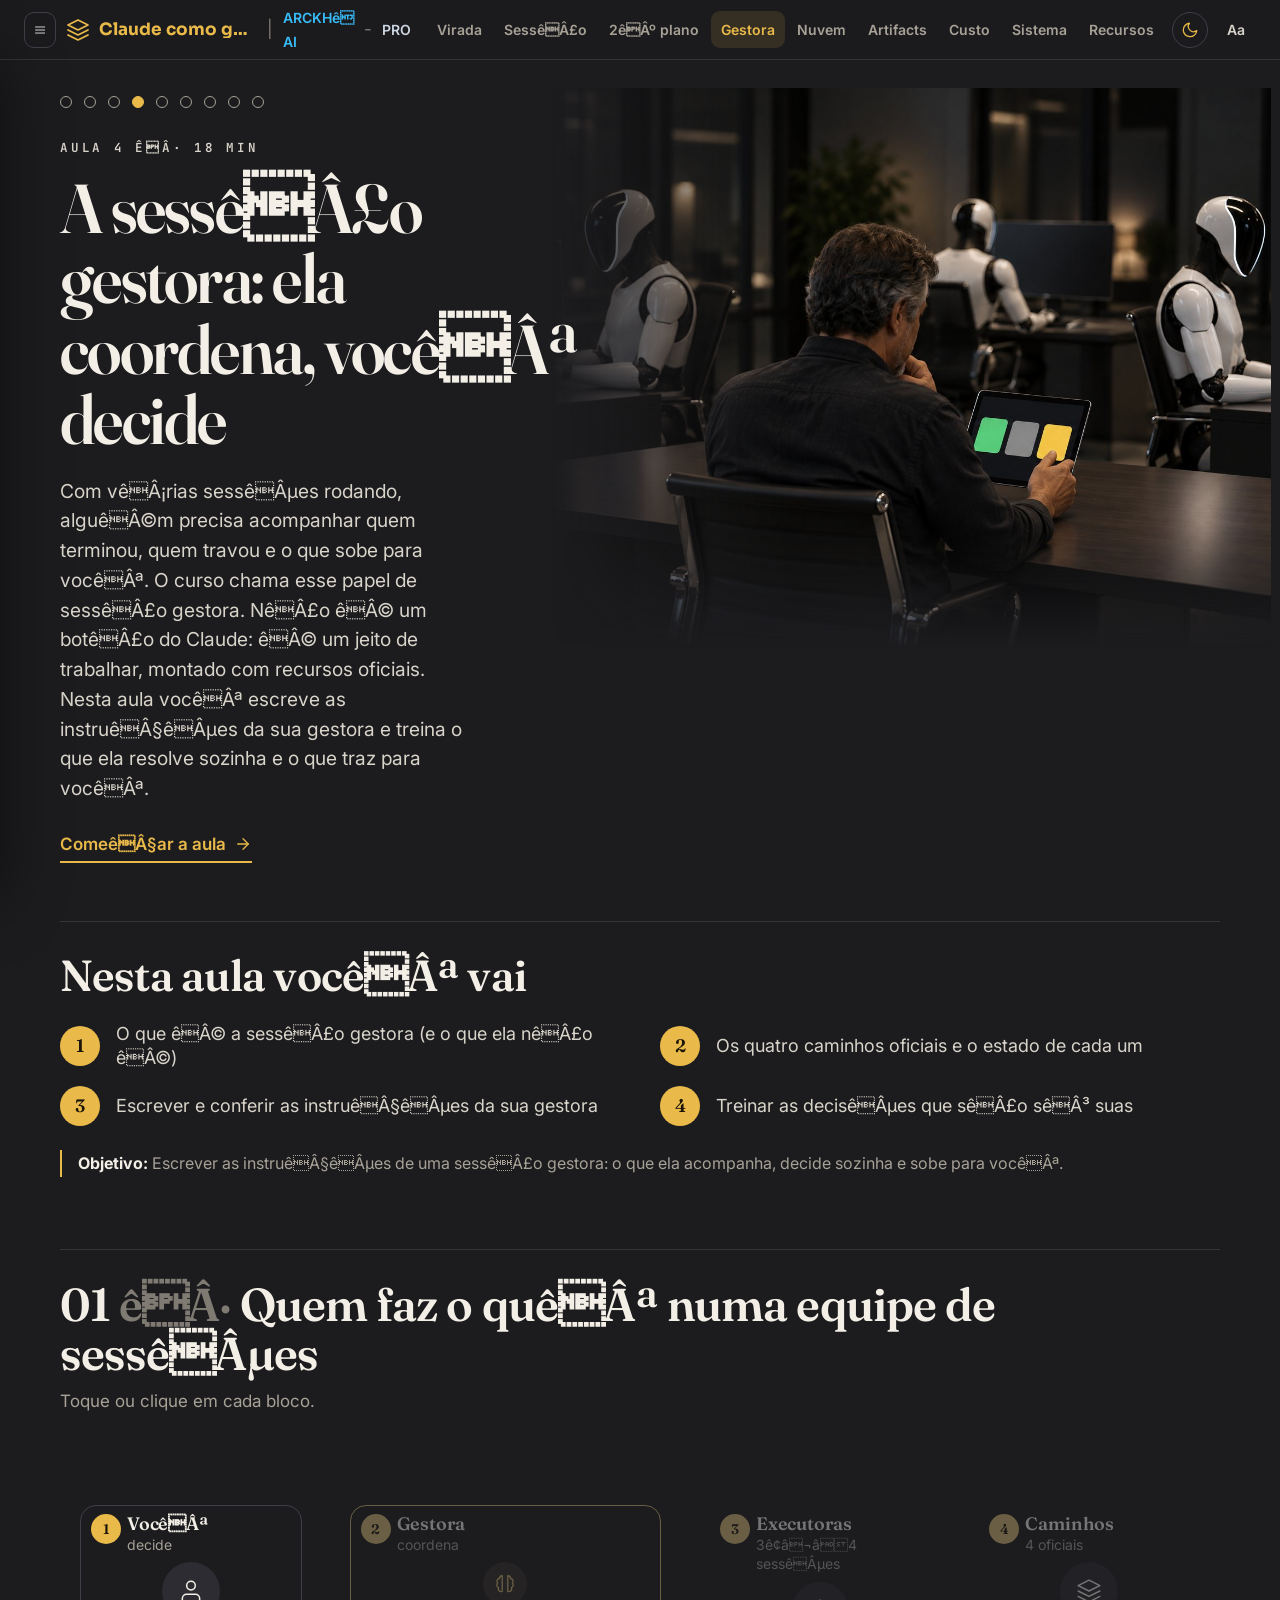
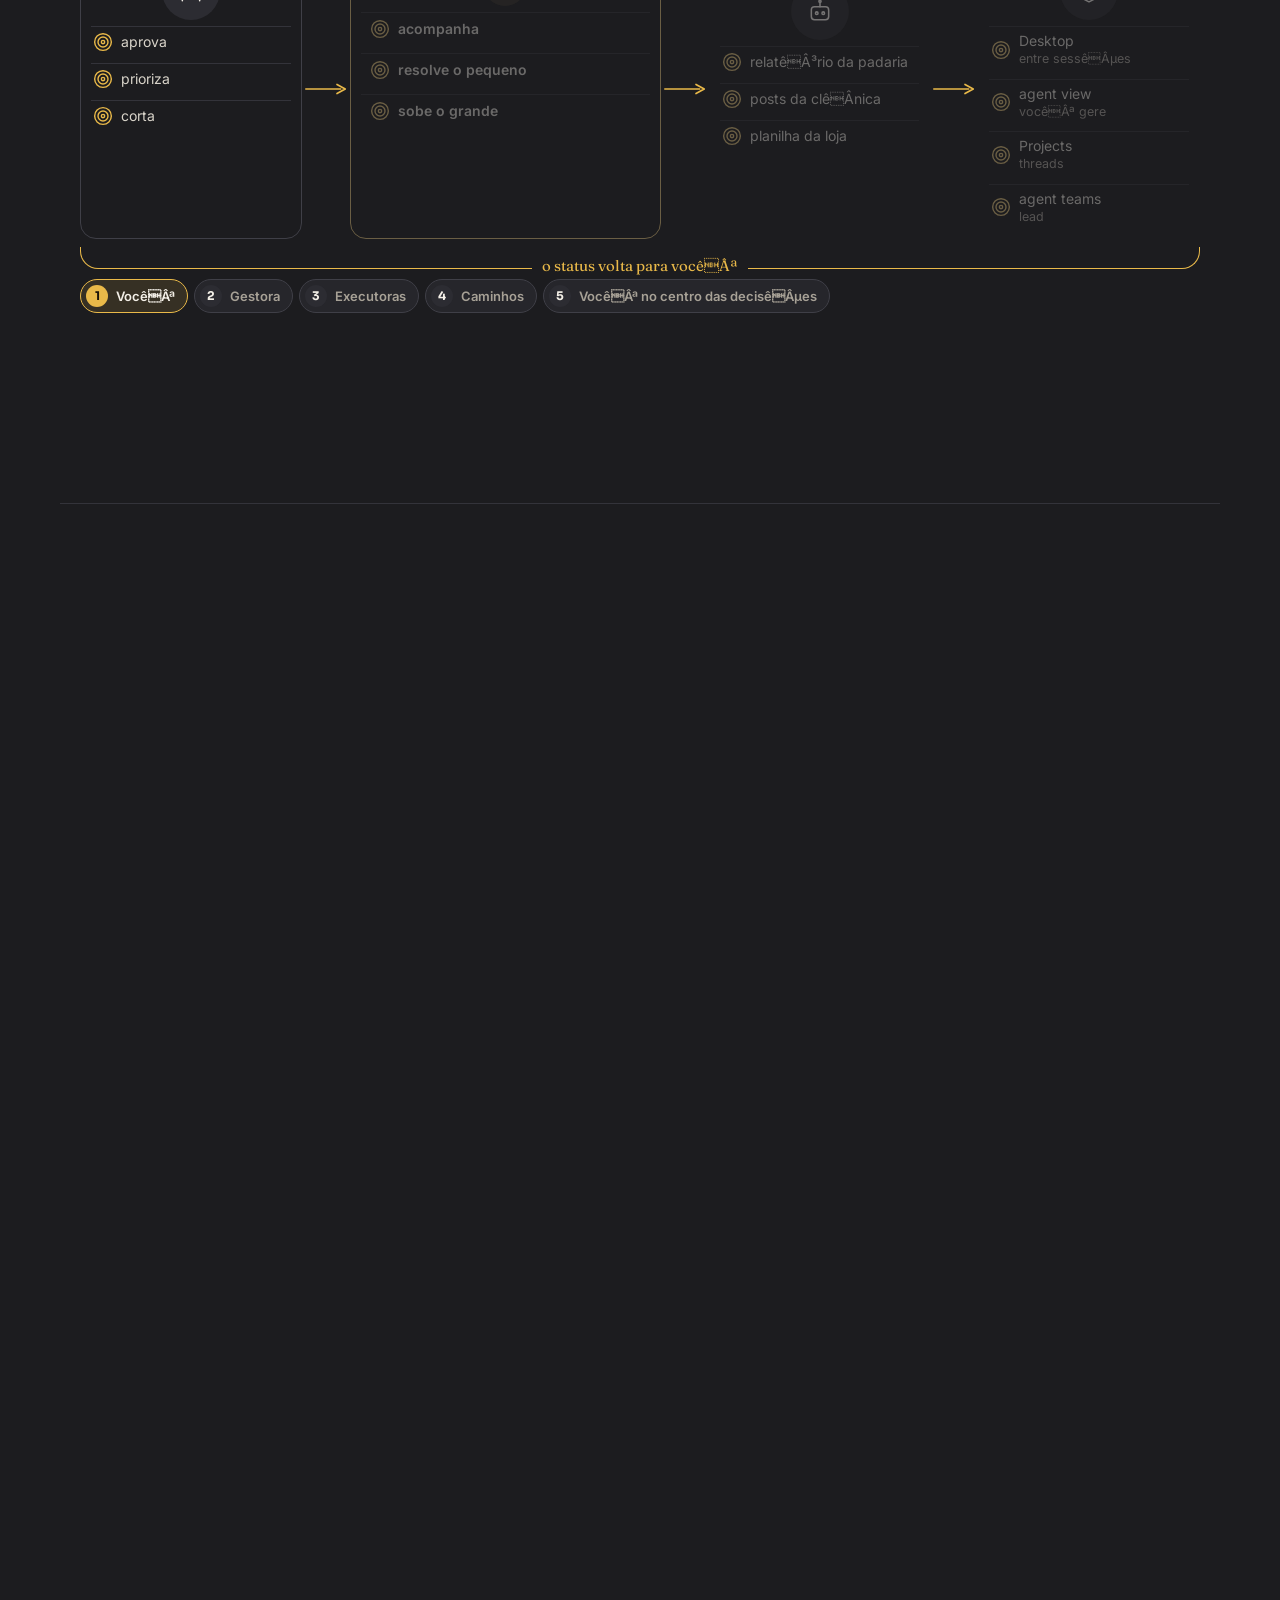
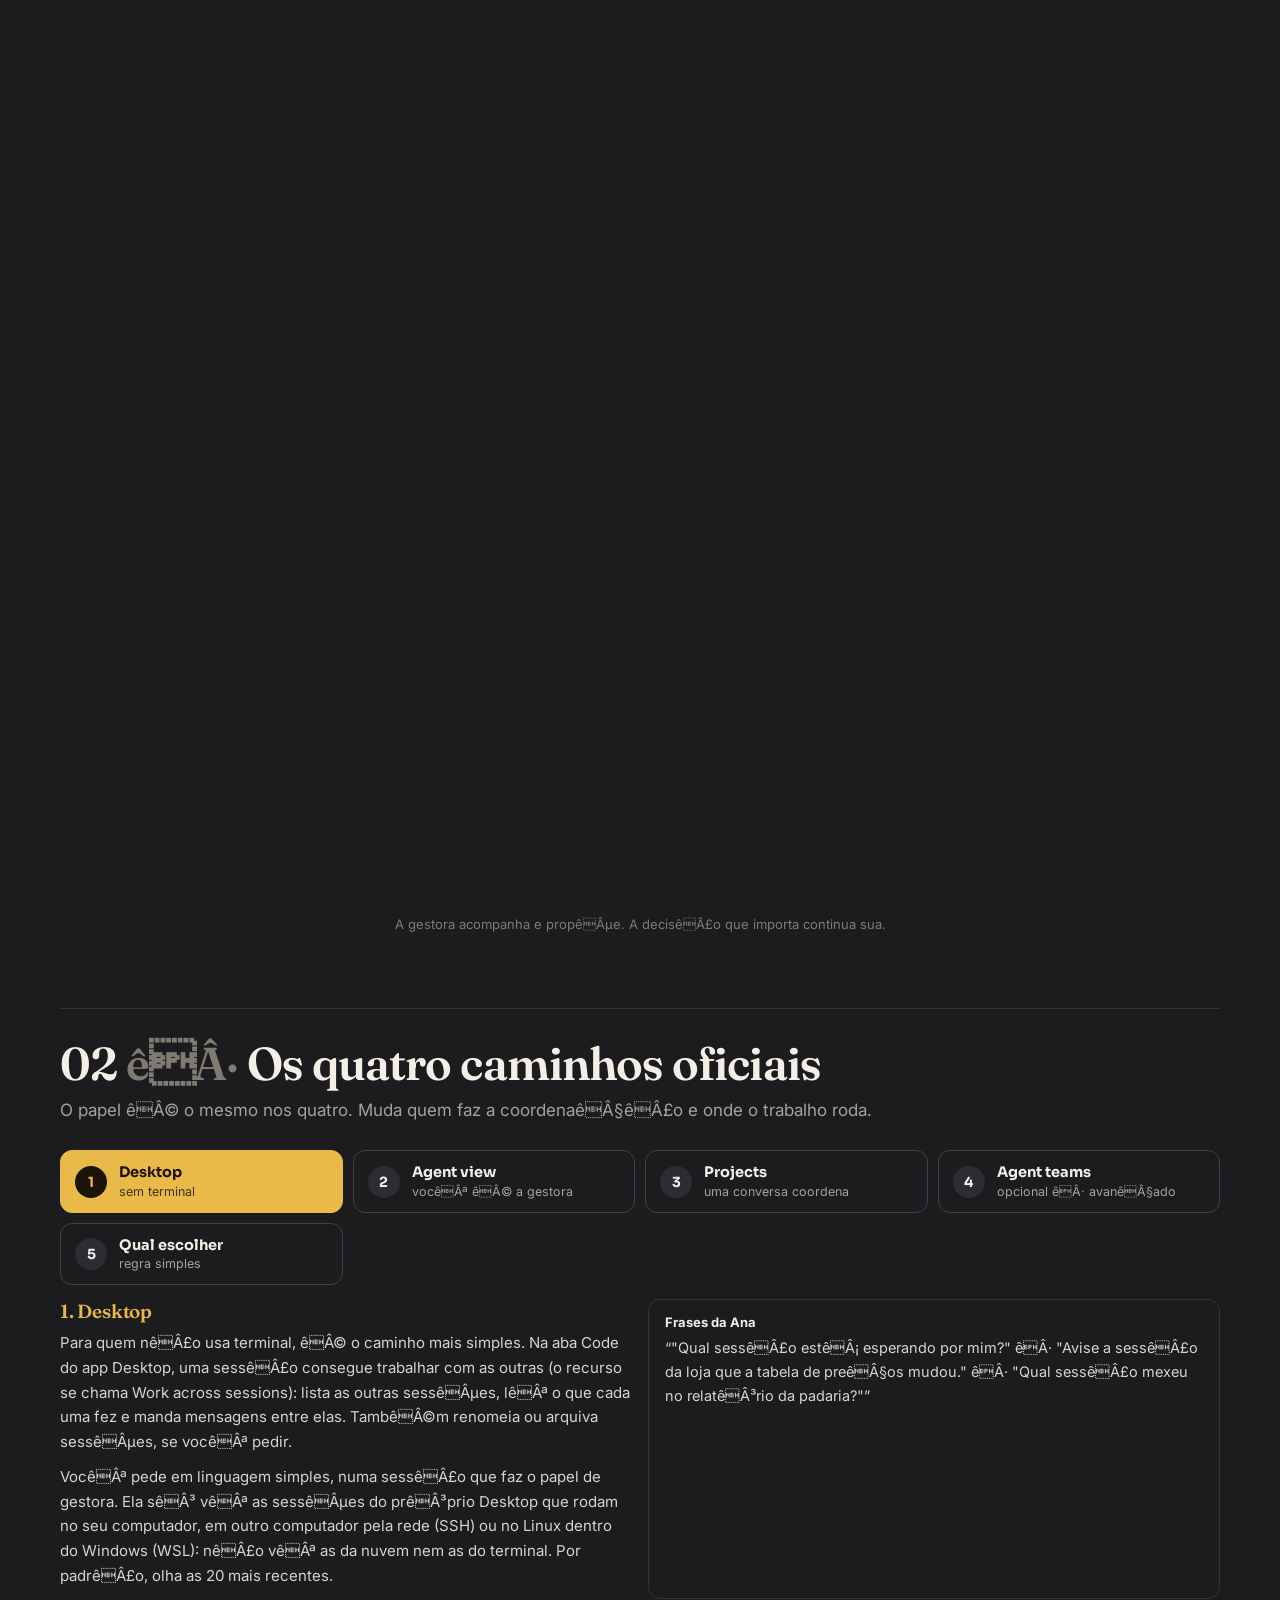
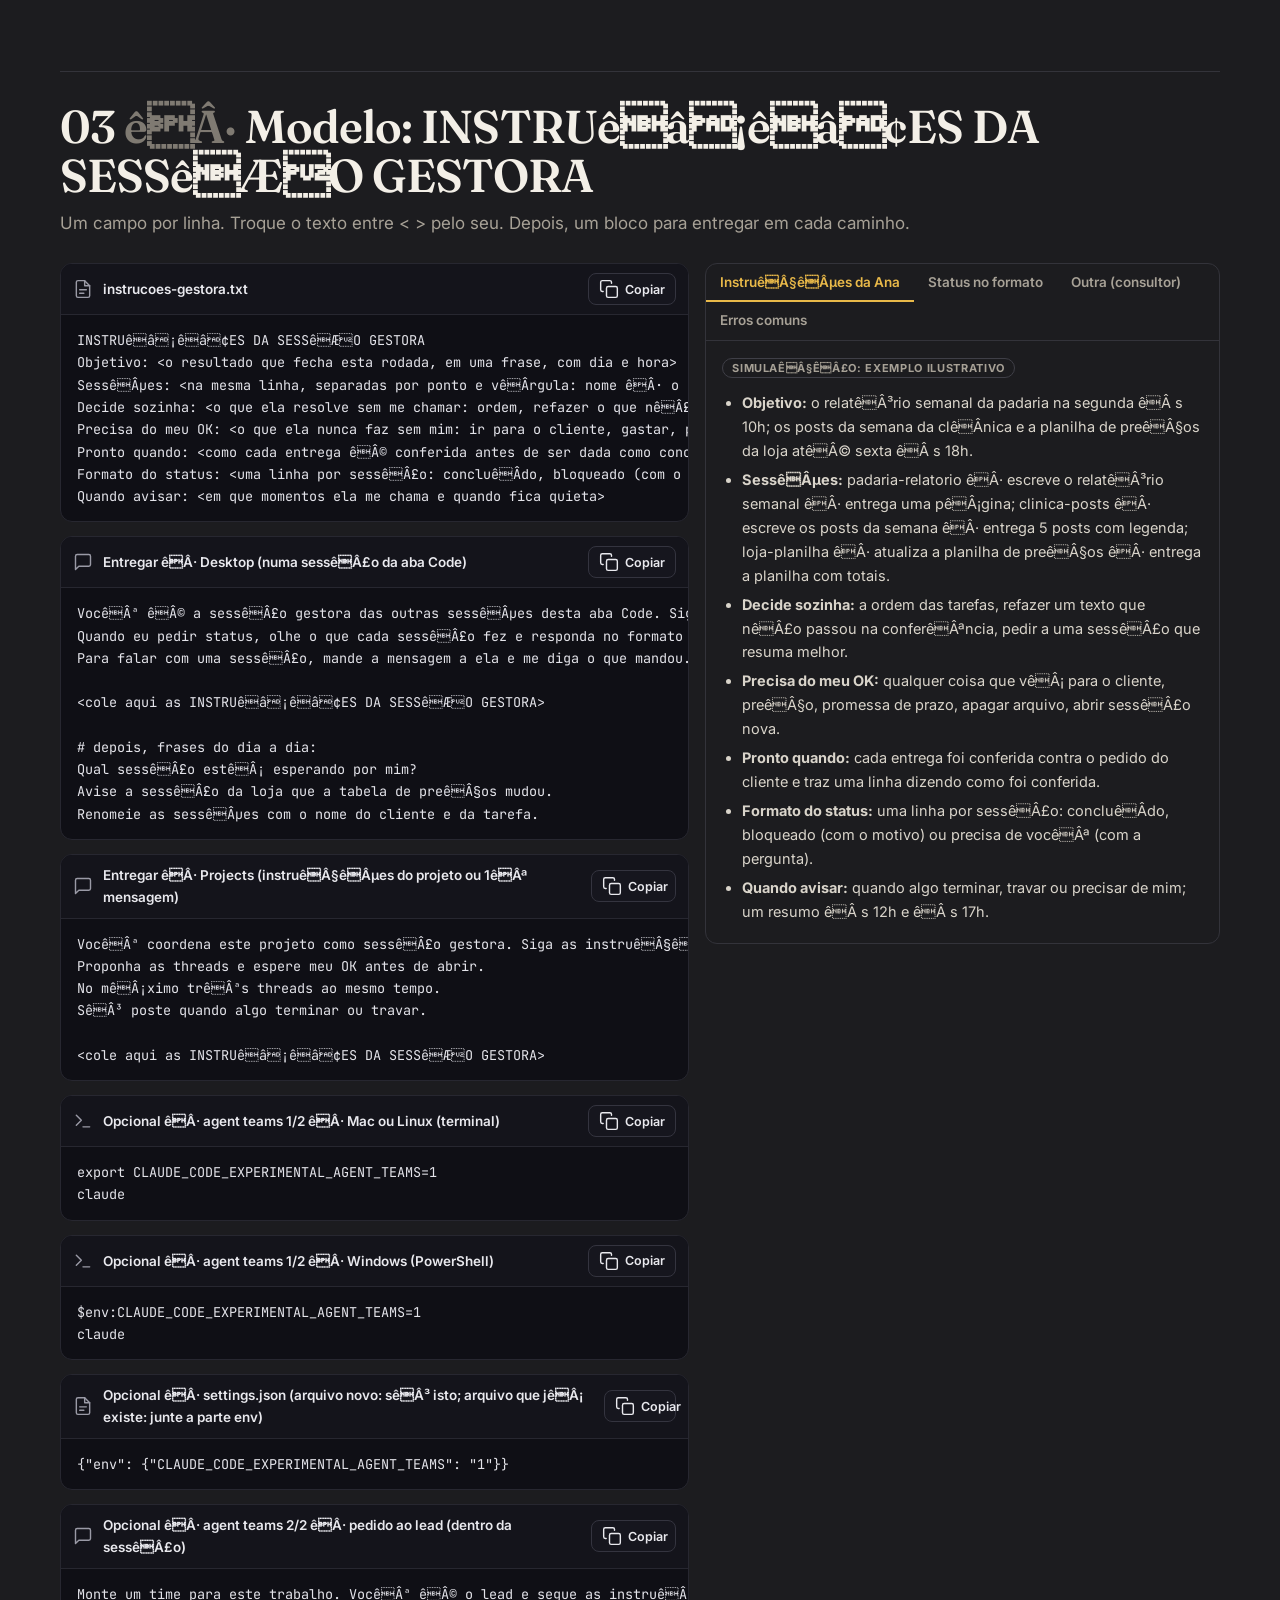
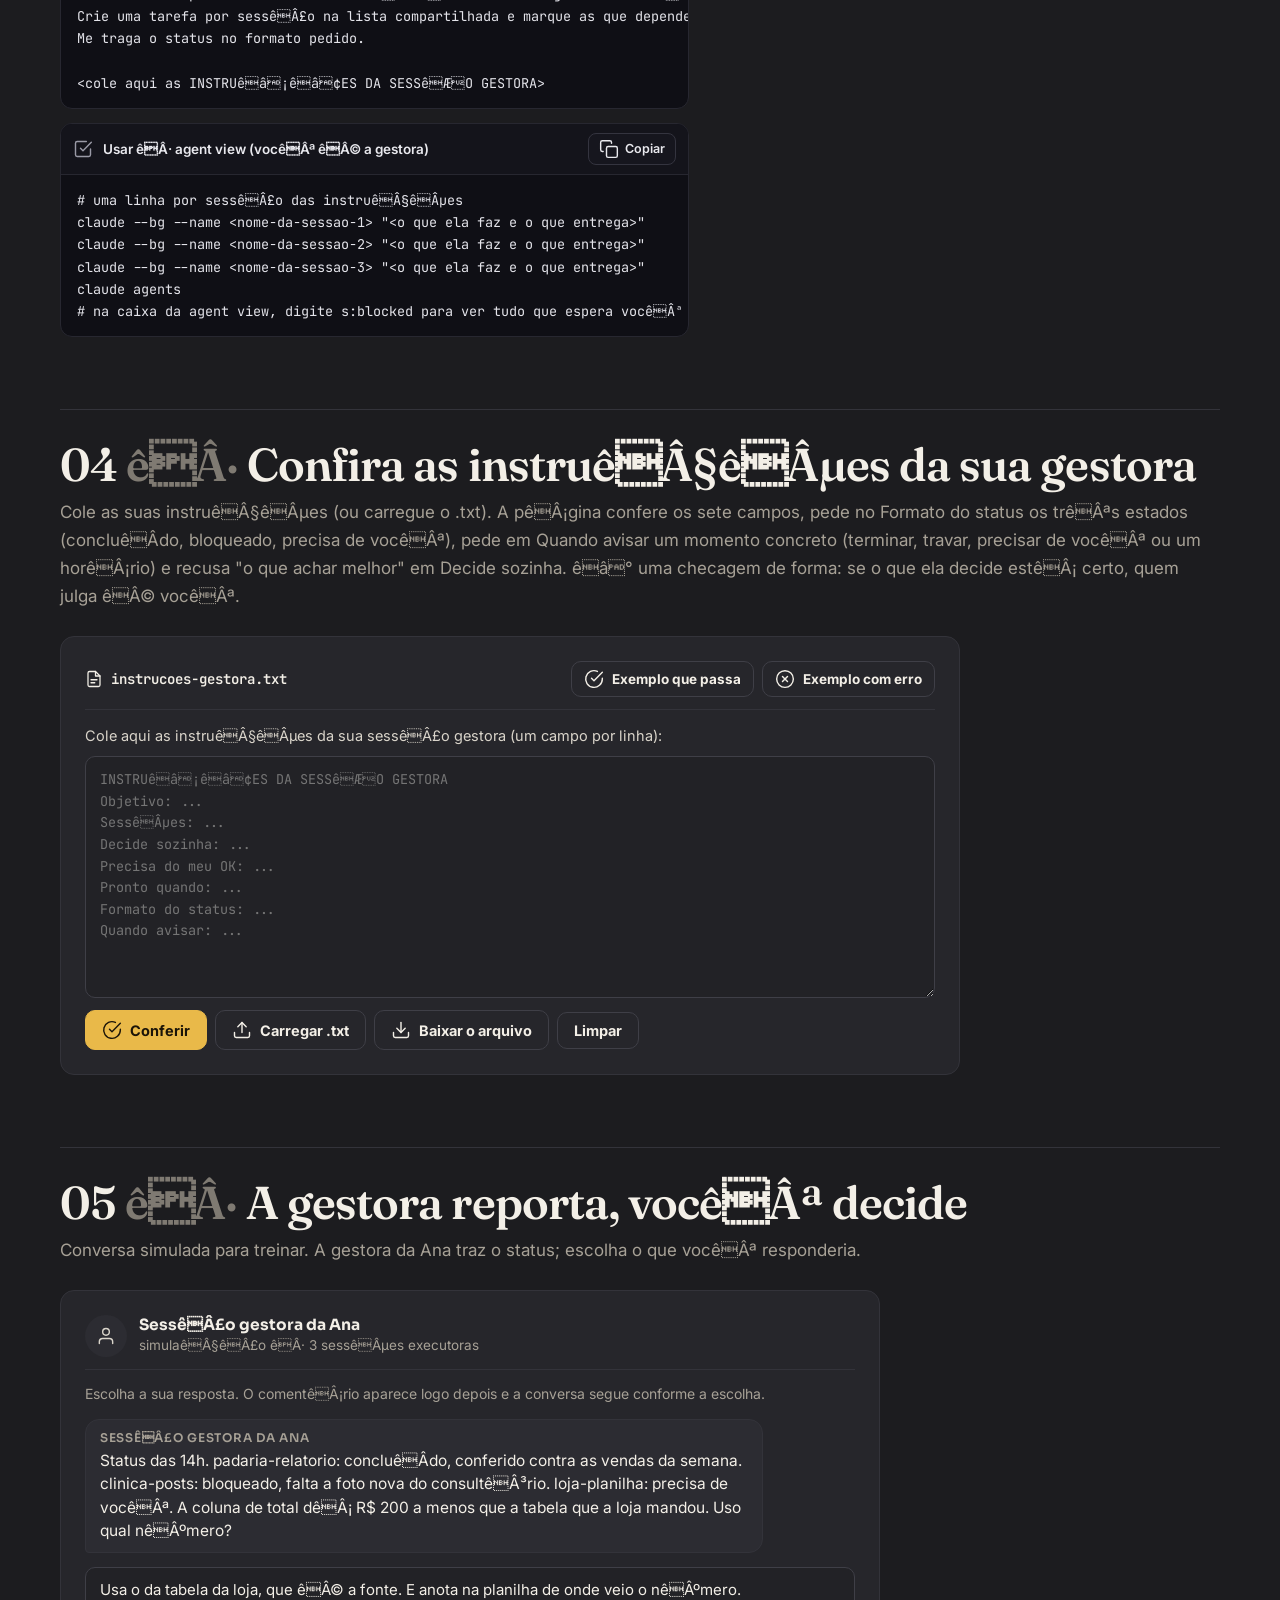
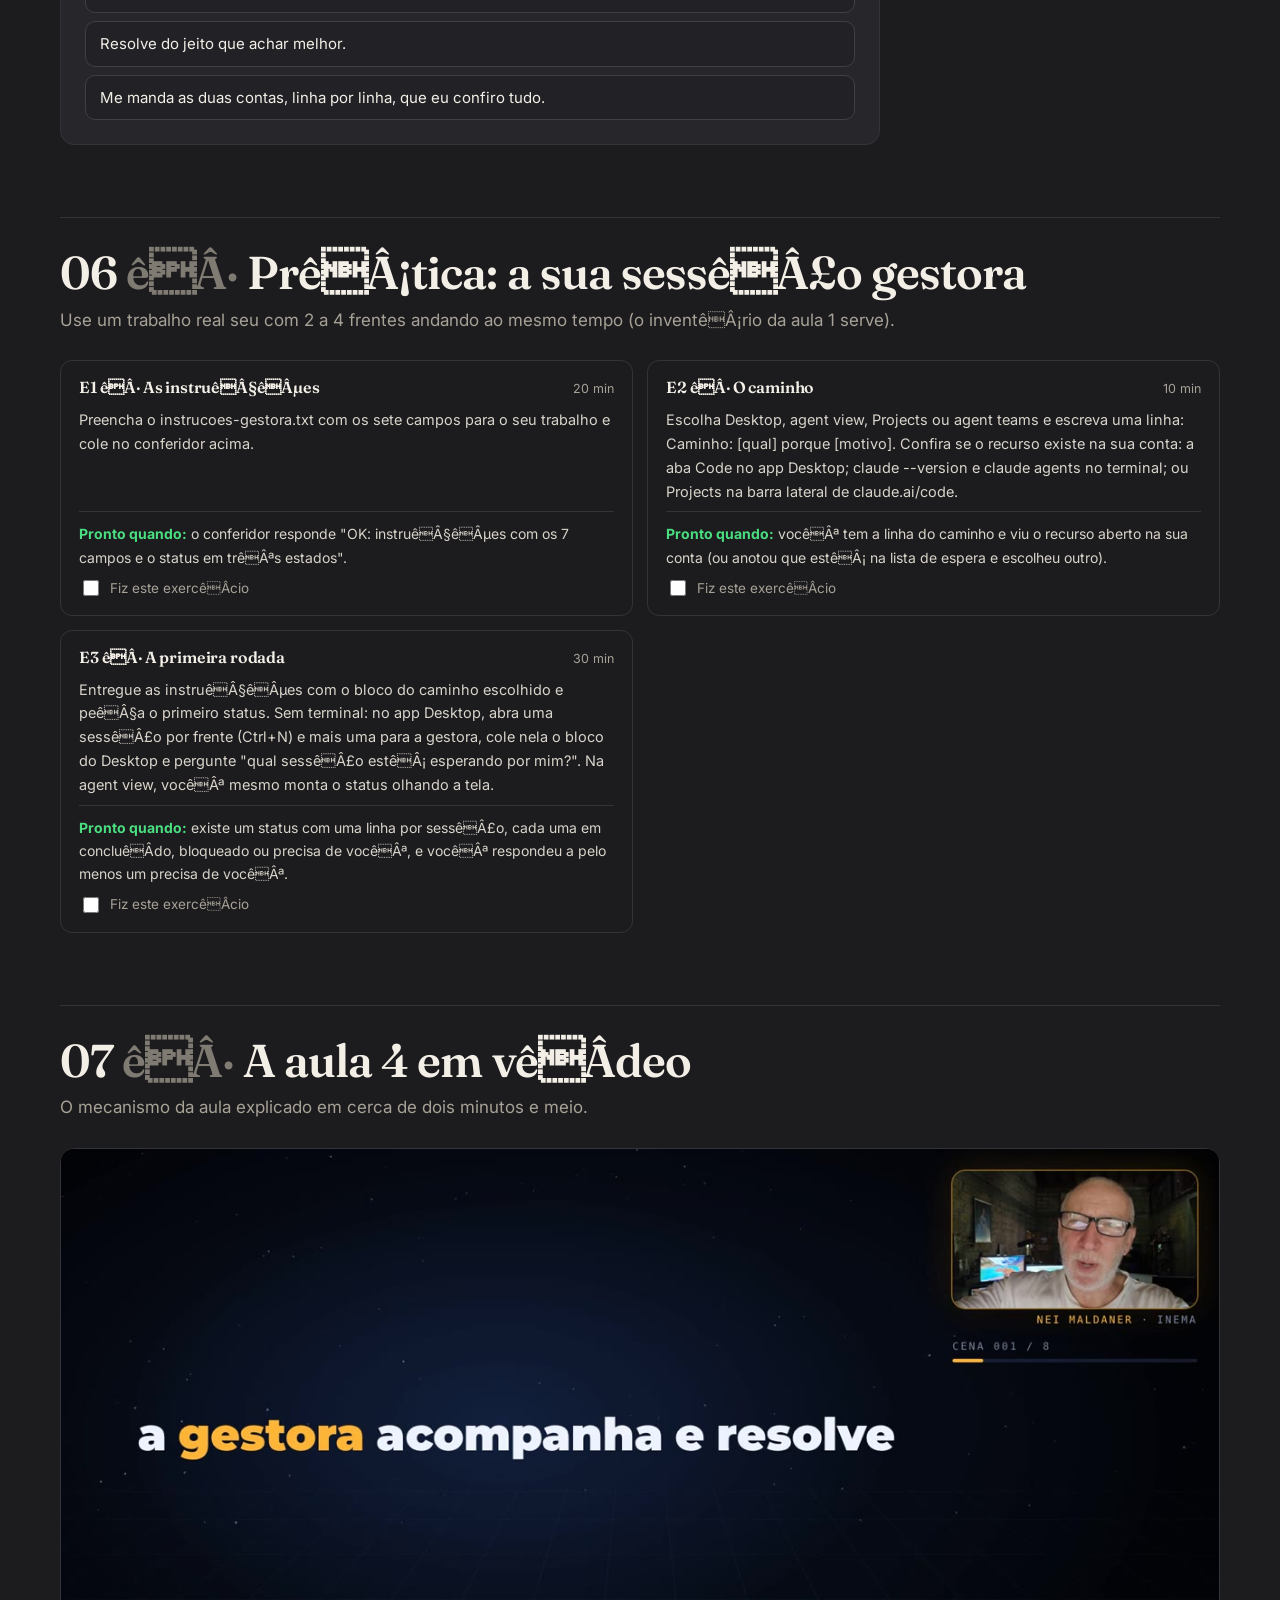
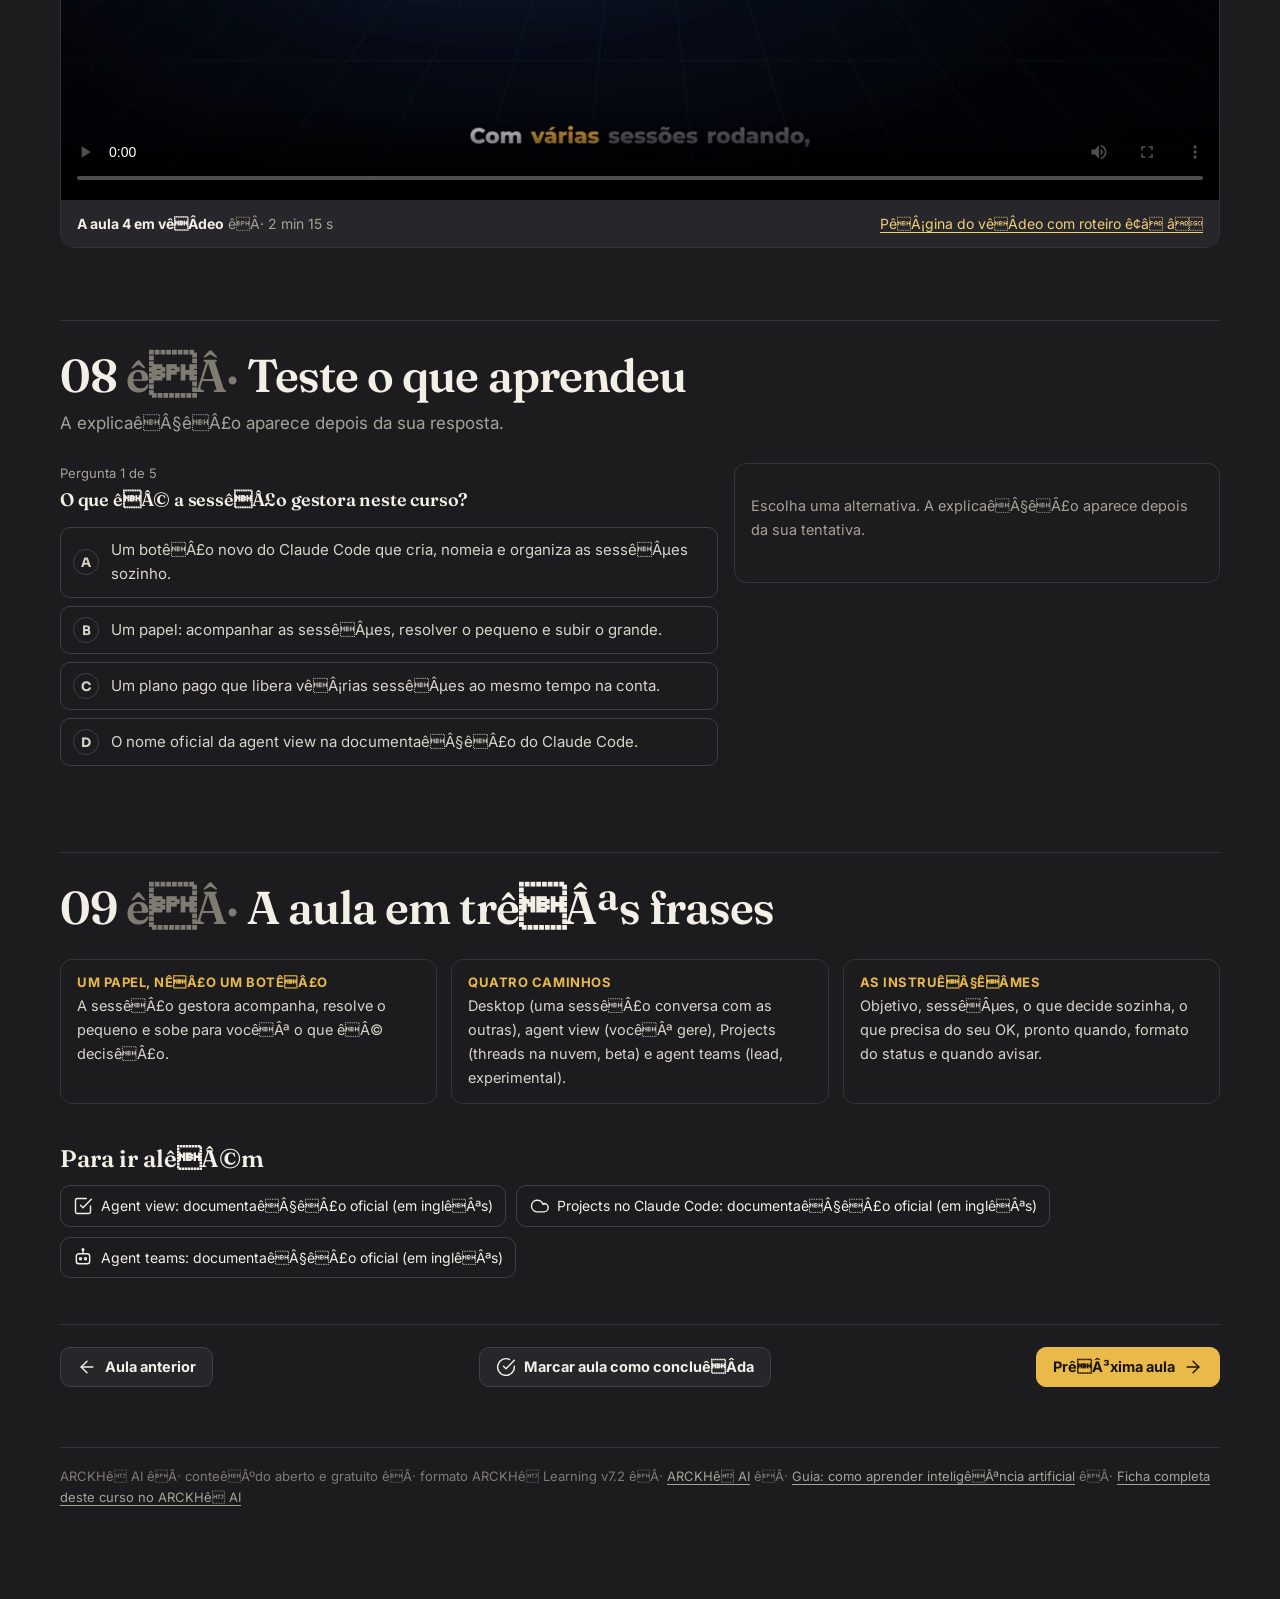
<file: aulas/sessao-gestora/index.html>
<!DOCTYPE html>
<html lang="pt-BR">
<head>
<meta charset="utf-8"/>
<meta name="viewport" content="width=device-width, initial-scale=1"/>
<title>A sessêÂ£o gestora: ela coordena, vocêÂª decide êÂ· Claude como gestor de agentes êÂ· ARCKHê</title>
<meta name="description" content="Com vêÂ¡rias sessêÂµes rodando, alguêÂ©m precisa acompanhar quem terminou, quem travou e o que sobe para vocêÂª. O curso chama esse papel de sessêÂ£o gestora. NêÂ£o êÂ© um botêÂ£o do Claude: êÂ© um jeito de trabalhar, montado com recursos oficiais. Nesta aula vocêÂª escreve as instruêÂ§êÂµes da sua gestora e treina o que ela resolve sozinha e o que traz para vocêÂª."/>
<meta property="og:title" content="A sessêÂ£o gestora: ela coordena, vocêÂª decide êÂ· Claude como gestor de agentes êÂ· ARCKHê"/>
<meta property="og:description" content="Com vêÂ¡rias sessêÂµes rodando, alguêÂ©m precisa acompanhar quem terminou, quem travou e o que sobe para vocêÂª. O curso chama esse papel de sessêÂ£o gestora. NêÂ£o êÂ© um botêÂ£o do Claude: êÂ© um jeito de trabalhar, montado com recursos oficiais. Nesta aula vocêÂª escreve as instruêÂ§êÂµes da sua gestora e treina o que ela resolve sozinha e o que traz para vocêÂª."/>
<meta property="og:image" content="https://linnoff88-dev.github.io/
<meta name="theme-color" content="#0c0c10"/>
<link rel="icon" href="../../assets/img/favicon.svg" type="image/svg+xml"/>
<link rel="canonical" href="https://linnoff88-dev.github.io/
<link rel="preconnect" href="https://fonts.googleapis.com"/><link rel="preconnect" href="https://fonts.gstatic.com" crossorigin/>
<link href="https://fonts.googleapis.com/css2?family=Inter:wght@400;500;600;700&family=JetBrains+Mono:wght@400;600&family=Sora:wght@600;700;800&family=Fraunces:opsz,wght@9..144,500;9..144,600;9..144,700&display=swap" rel="stylesheet"/>
<link rel="stylesheet" href="../../assets/v71.css"/>
<link rel="stylesheet" href="../../assets/v72.css"/>
<link rel="stylesheet" href="../../assets/v72-conversa.css"/>
<link rel="stylesheet" href="../../assets/v72-conferidor.css"/>
<meta name="generator" content="ARCKHê Learning 7.14.23"/>
<script>try{if(JSON.parse(localStorage.getItem("claude-gestor-de-agentes-v72:tema"))==="papel")document.documentElement.setAttribute("data-tema","papel")}catch(e){}</script>
</head><body data-curso="claude-gestor-de-agentes-v72" data-aula="sessao-gestora" data-total="9" data-total-ex="28"><a class="skip" href="#conteudo">Pular para o conteêÂºdo</a><header class="topo"><div class="esq"><button type="button" class="menu-btn" aria-expanded="false" aria-controls="lado"><svg class="ico" viewBox="0 0 24 24" aria-hidden="true"><line x1="3" y1="6" x2="21" y2="6"/><line x1="3" y1="12" x2="21" y2="12"/><line x1="3" y1="18" x2="21" y2="18"/></svg><span class="sr">Aulas</span></button><a class="marca" href="../../index.html"><svg class="ico" viewBox="0 0 24 24" aria-hidden="true"><polygon points="12 2 2 7 12 12 22 7 12 2"/><polyline points="2 17 12 22 22 17"/><polyline points="2 12 12 17 22 12"/></svg><span>Claude como gestor de agentes</span></a><span class="sep">|</span><a class="club" href="https://ARCKHê AI" target="_blank" rel="noopener">ARCKHê AI</a><span class="tr">-</span><a class="pro" href="https://ARCKHê.pro" target="_blank" rel="noopener">PRO</a></div><nav class="dir" aria-label="Aulas"><a href="../../aulas/virada/index.html" class="tlink" title="A virada: de uma conversa por vez para uma equipe de sessêÂµes"><span class="curto">A1</span><span class="longo">Virada</span></a><a href="../../aulas/sessao/index.html" class="tlink" title="Uma sessêÂ£o sem perder o fio: pergunta lateral, resumo, cor e lado a lado"><span class="curto">A2</span><span class="longo">SessêÂ£o</span></a><a href="../../aulas/segundo-plano/index.html" class="tlink" title="Segundo plano: vêÂ¡rias sessêÂµes trabalhando, uma tela para ver todas"><span class="curto">A3</span><span class="longo">2êÂº plano</span></a><a href="../../aulas/sessao-gestora/index.html" class="tlink on" aria-current="page" title="A sessêÂ£o gestora: ela coordena, vocêÂª decide"><span class="curto">A4</span><span class="longo">Gestora</span></a><a href="../../aulas/nuvem/index.html" class="tlink" title="Local, segundo plano ou nuvem: onde cada trabalho roda"><span class="curto">A5</span><span class="longo">Nuvem</span></a><a href="../../aulas/artifacts/index.html" class="tlink" title="Artifacts: o resultado vira algo que outra pessoa usa"><span class="curto">A6</span><span class="longo">Artifacts</span></a><a href="../../aulas/custo/index.html" class="tlink" title="O painel de controle: custo e saêÂºde das suas sessêÂµes"><span class="curto">A7</span><span class="longo">Custo</span></a><a href="../../aulas/sistema/index.html" class="tlink" title="Seu sistema de gestêÂ£o: rotina, ciclo e limites"><span class="curto">A8</span><span class="longo">Sistema</span></a><a href="../../aulas/recursos/index.html" class="tlink" title="Guia dos recursos: o que êÂ© cada um, e um exemplo"><span class="curto">A9</span><span class="longo">Recursos</span></a><button type="button" class="tema-btn" title="Trocar tema claro/escuro"><svg class="ico sol" viewBox="0 0 24 24" aria-hidden="true"><circle cx="12" cy="12" r="4"/><path d="M12 2v2M12 20v2M4.9 4.9l1.4 1.4M17.7 17.7l1.4 1.4M2 12h2M20 12h2M4.9 19.1l1.4-1.4M17.7 6.3l1.4-1.4"/></svg><svg class="ico lua" viewBox="0 0 24 24" aria-hidden="true"><path d="M21 12.8A9 9 0 1 1 11.2 3a7 7 0 0 0 9.8 9.8z"/></svg><span class="sr">Trocar tema claro/escuro</span></button><div class="aa"><button type="button" class="aa-btn" aria-expanded="false" aria-controls="aparencia" title="AparêÂªncia">Aa</button><div class="aa-pop" id="aparencia" hidden><p>Tema</p><div class="aa-seg"><button type="button" data-tema="escuro">Escuro</button><button type="button" data-tema="papel">Papel claro</button></div><p style="margin-top:12px">Tamanho do texto</p><div class="aa-seg"><button type="button" data-escala="0.9">Aê¢Ëâ</button><button type="button" data-escala="1">A</button><button type="button" data-escala="1.12">A+</button></div></div></div></nav></header><div class="casca"><aside class="lado" id="lado" aria-label="Aulas"><a class="voltar" href="https://ARCKHê AI/"><svg class="ico" viewBox="0 0 24 24" aria-hidden="true"><line x1="19" y1="12" x2="5" y2="12"/><polyline points="12 19 5 12 12 5"/></svg>ARCKHê AI</a><p class="curso-nome">Claude como gestor de agentes</p><p class="curso-sub">De uma conversa a uma equipe de sessêÂµes</p><div class="ind"><span class="ind-rot">Estudo (aulas)</span><span class="prog-txt"><span data-pct>0</span>%</span></div><div class="prog" aria-hidden="true"><i></i></div><div class="ind"><span class="ind-rot">PrêÂ¡tica declarada</span><span class="prog-txt"><span data-prat>0</span>/28</span></div><div class="prog pratica" aria-hidden="true"><i></i></div><p class="ind-nota">PrêÂ¡tica = exercêÂ­cios que vocêÂª marcou como feitos. A comprovaêÂ§êÂ£o vem na prova da certificaêÂ§êÂ£o.</p><ol class="lista-aulas"><li><a href="../../aulas/virada/index.html" data-slug="virada" class=""><span class="st" aria-hidden="true"></span><span>1. Da conversa êÂ  gestêÂ£o<small>15 min</small></span></a></li><li><a href="../../aulas/sessao/index.html" data-slug="sessao" class=""><span class="st" aria-hidden="true"></span><span>2. Uma sessêÂ£o sem perder o fio<small>14 min</small></span></a></li><li><a href="../../aulas/segundo-plano/index.html" data-slug="segundo-plano" class=""><span class="st" aria-hidden="true"></span><span>3. SessêÂµes em 2êÂº plano<small>15 min</small></span></a></li><li><a href="../../aulas/sessao-gestora/index.html" data-slug="sessao-gestora" class="atual" aria-current="page"><span class="st" aria-hidden="true"></span><span>4. SessêÂ£o gestora<small>18 min</small></span></a></li><li><a href="../../aulas/nuvem/index.html" data-slug="nuvem" class=""><span class="st" aria-hidden="true"></span><span>5. Onde cada trabalho roda<small>16 min</small></span></a></li><li><a href="../../aulas/artifacts/index.html" data-slug="artifacts" class=""><span class="st" aria-hidden="true"></span><span>6. Do resultado ao link<small>14 min</small></span></a></li><li><a href="../../aulas/custo/index.html" data-slug="custo" class=""><span class="st" aria-hidden="true"></span><span>7. Custo e saêÂºde<small>20 min</small></span></a></li><li><a href="../../aulas/sistema/index.html" data-slug="sistema" class=""><span class="st" aria-hidden="true"></span><span>8. Seu sistema<small>18 min</small></span></a></li><li><a href="../../aulas/recursos/index.html" data-slug="recursos" class=""><span class="st" aria-hidden="true"></span><span>9. Guia dos recursos<small>15 min</small></span></a></li></ol><div class="estudo"><p class="es-tit">Seu estudo</p><details class="es-bloco" data-es="desempenho"><summary><svg class="ico" viewBox="0 0 24 24" aria-hidden="true"><line x1="18" y1="20" x2="18" y2="10"/><line x1="12" y1="20" x2="12" y2="4"/><line x1="6" y1="20" x2="6" y2="14"/></svg><span>Desempenho nos testes</span><span class="es-cont" data-es-cont="desempenho"></span></summary><div class="es-corpo" data-es-corpo="desempenho"></div></details><details class="es-bloco" data-es="notas"><summary><svg class="ico" viewBox="0 0 24 24" aria-hidden="true"><path d="M12 20h9"/><path d="M16.5 3.5a2.1 2.1 0 0 1 3 3L7 19l-4 1 1-4z"/></svg><span>Minhas anotaêÂ§êÂµes</span><span class="es-cont" data-es-cont="notas"></span></summary><div class="es-corpo" data-es-corpo="notas"></div></details><details class="es-bloco" data-es="dados"><summary><svg class="ico" viewBox="0 0 24 24" aria-hidden="true"><ellipse cx="12" cy="5" rx="8" ry="3"/><path d="M4 5v14c0 1.7 3.6 3 8 3s8-1.3 8-3V5"/><path d="M4 12c0 1.7 3.6 3 8 3s8-1.3 8-3"/></svg><span>Copiar meus dados</span><span class="es-cont" data-es-cont="dados"></span></summary><div class="es-corpo" data-es-corpo="dados"><p class="es-exp">Seu progresso, suas anotaêÂ§êÂµes e as notas dos testes ficam sêÂ³ neste navegador. Baixe uma cêÂ³pia (.json) para guardar ou para continuar em outro computador ou navegador; lêÂ¡, carregue a cêÂ³pia. Carregar soma com o que jêÂ¡ existe e nêÂ£o apaga nada.</p><div class="es-acoes"><button type="button" class="es-btn es-exportar"><svg class="ico" viewBox="0 0 24 24" aria-hidden="true"><path d="M21 15v4a2 2 0 0 1-2 2H5a2 2 0 0 1-2-2v-4"/><polyline points="7 10 12 15 17 10"/><line x1="12" y1="15" x2="12" y2="3"/></svg>Baixar cêÂ³pia</button><label class="es-btn es-importar"><svg class="ico" viewBox="0 0 24 24" aria-hidden="true"><path d="M21 15v4a2 2 0 0 1-2 2H5a2 2 0 0 1-2-2v-4"/><polyline points="17 8 12 3 7 8"/><line x1="12" y1="3" x2="12" y2="15"/></svg>Carregar cêÂ³pia<input type="file" class="sr" accept=".json,application/json"/></label></div><p class="es-msg" aria-live="polite"></p></div></details></div><script type="application/json" id="estudo-dados">{"txt": {"titulo": "Seu estudo", "continuar": "Continuar de onde parei", "comecar": "ComeêÂ§ar pela aula 1", "cta_continuar": "Continuar a aula {n}", "hoje": "hoje", "ontem": "ontem", "ha_dias": "hêÂ¡ {n} dias", "desempenho": "Desempenho nos testes", "notas": "Minhas anotaêÂ§êÂµes", "dados": "Copiar meus dados", "sem_testes": "Nenhum teste feito ainda. O teste fica no fim de cada aula.", "nao_fez": "teste ainda nêÂ£o feito", "ultimo": "êÅ¡ltimo", "melhor": "Melhor", "tentativas": "tentativas", "tentativa": "tentativa", "tudo_certo": "Acertou tudo no êÂºltimo teste.", "rever": "Para rever", "resposta": "Resposta certa:", "ir_teste": "Refazer o teste", "sem_notas": "Nenhuma anotaêÂ§êÂ£o ainda. Na aula, selecione um trecho do texto e toque em Marcar ou Anotar.", "so_marcado": "(sêÂ³ marcado)", "marcar": "Marcar", "anotar": "Anotar", "salvar": "Salvar", "apagar": "Apagar marca", "fechar": "Fechar", "nota_ph": "Escreva sua anotaêÂ§êÂ£o sobre este trechoê¢â¬Â¦", "um_bloco": "Marque dentro de um parêÂ¡grafo sêÂ³.", "nao_marca": "Este trecho nêÂ£o pode ser marcado.", "dados_exp": "Seu progresso, suas anotaêÂ§êÂµes e as notas dos testes ficam sêÂ³ neste navegador. Baixe uma cêÂ³pia (.json) para guardar ou para continuar em outro computador ou navegador; lêÂ¡, carregue a cêÂ³pia. Carregar soma com o que jêÂ¡ existe e nêÂ£o apaga nada.", "exportar": "Baixar cêÂ³pia", "importar": "Carregar cêÂ³pia", "import_ok": "CêÂ³pia carregada ({n} itens). Atualizando a pêÂ¡ginaê¢â¬Â¦", "import_erro": "Arquivo nêÂ£o reconhecido. Nada foi alterado.", "import_outro": "Esta cêÂ³pia êÂ© de outro curso. Nada foi alterado.", "export_ok": "CêÂ³pia baixada."}, "aulas": [{"slug": "virada", "num": 1, "t": "Da conversa êÂ  gestêÂ£o", "quiz": {"sec": "s9", "perguntas": [{"p": "O que muda no seu papel quando vocêÂª passa do agente para a gestêÂ£o de agentes?", "certa": "VocêÂª coordena vêÂ¡rias sessêÂµes e entra sêÂ³ nas decisêÂµes."}, {"p": "O que êÂ© uma sessêÂ£o, no sentido deste curso?", "certa": "Uma conversa do Claude com o seu prêÂ³prio histêÂ³rico, independente das outras."}, {"p": "A Ana quer ver numa tela sêÂ³ quais sessêÂµes terminaram e qual estêÂ¡ esperando por ela. Em que grupo isso estêÂ¡?", "certa": "Ver, com a agent view."}, {"p": "Qual destes recursos estêÂ¡ marcado como experimental e vem desligado por padrêÂ£o?", "certa": "Agent teams."}, {"p": "Rodar vêÂ¡rias sessêÂµes ao mesmo tempo jêÂ¡ êÂ© uma plataforma completa de gestêÂ£o de agentes?", "certa": "NêÂ£o: permissêÂµes, custo, filas, mêÂ©tricas e recuperaêÂ§êÂ£o de falhas ainda sêÂ£o montados por vocêÂª."}]}}, {"slug": "sessao", "num": 2, "t": "Uma sessêÂ£o sem perder o fio", "quiz": {"sec": "s6", "perguntas": [{"p": "No meio de uma tarefa, vocêÂª quer tirar uma dêÂºvida rêÂ¡pida sem desviar a conversa. O que usar?", "certa": "/btw seguido da pergunta."}, {"p": "VocêÂª pergunta com /btw: \"pesquise na internet o preêÂ§o do concorrente\". O que acontece?", "certa": "Ele nêÂ£o pesquisa: o /btw responde sêÂ³ com o que a sessêÂ£o jêÂ¡ tem, sem ferramentas."}, {"p": "Para que serve o /recap?", "certa": "Dar um resumo de uma linha do que a sessêÂ£o fez, na hora."}, {"p": "No app Desktop, como abrir uma segunda sessêÂ£o lado a lado com a atual?", "certa": "Alt+clique (Option no Mac) na sessêÂ£o da barra lateral."}, {"p": "Por que dar uma cor a cada sessêÂ£o com /color?", "certa": "Para reconhecer a sessêÂ£o de relance, inclusive na agent view."}]}}, {"slug": "segundo-plano", "num": 3, "t": "SessêÂµes em 2êÂº plano", "quiz": {"sec": "s7", "perguntas": [{"p": "VocêÂª quer que o Claude resuma um relatêÂ³rio enquanto vocêÂª faz outra coisa. Qual comando?", "certa": "claude --bg \"Resuma o relatêÂ³rio\""}, {"p": "Na agent view, em que grupo aparece a sessêÂ£o que estêÂ¡ esperando vocêÂª responder?", "certa": "Needs input"}, {"p": "VocêÂª fechou o terminal com duas sessêÂµes em segundo plano. O que acontece?", "certa": "Continuam rodando, com o computador ligado."}, {"p": "Como ver sêÂ³ as sessêÂµes que estêÂ£o esperando por vocêÂª?", "certa": "Digitar s:blocked na caixa da agent view."}, {"p": "Uma sessêÂ£o em segundo plano criou trêÂªs subagentes por dentro. Quantas linhas novas aparecem na agent view?", "certa": "Nenhuma alêÂ©m da prêÂ³pria sessêÂ£o."}]}}, {"slug": "sessao-gestora", "num": 4, "t": "SessêÂ£o gestora", "quiz": {"sec": "s8", "perguntas": [{"p": "O que êÂ© a sessêÂ£o gestora neste curso?", "certa": "Um papel: acompanhar as sessêÂµes, resolver o pequeno e subir o grande."}, {"p": "Qual caminho roda as tarefas sem o seu computador ligado?", "certa": "Projects, com threads na nuvem."}, {"p": "VocêÂª usa sêÂ³ o app Desktop, sem terminal. Como saber qual sessêÂ£o estêÂ¡ esperando por vocêÂª?", "certa": "Perguntar numa sessêÂ£o da aba Code, em linguagem simples."}, {"p": "A gestora da Ana pergunta se pode mandar o relatêÂ³rio pronto direto para a padaria. Pelas instruêÂ§êÂµes da Ana, o que acontece?", "certa": "Espera o OK da Ana."}, {"p": "Por que o status vem em trêÂªs estados (concluêÂ­do, bloqueado, precisa de vocêÂª)?", "certa": "Para vocêÂª bater o olho e agir sêÂ³ no que precisa de vocêÂª."}]}}, {"slug": "nuvem", "num": 5, "t": "Onde cada trabalho roda", "quiz": {"sec": "s7", "perguntas": [{"p": "VocêÂª desliga o notebook e vai embora. Qual trabalho continua andando?", "certa": "A thread de um projeto rodando na nuvem."}, {"p": "A Ana vai fazer o relatêÂ³rio semanal da padaria com as vendas da semana. Pela regra do curso, onde isso roda?", "certa": "No computador dela: local ou em segundo plano."}, {"p": "O que vocêÂª escreve nas instruêÂ§êÂµes do projeto?", "certa": "Para que serve, onde trabalhar, como conferir, o que fazer se faltar algo e o que precisa do seu OK."}, {"p": "VocêÂª abre a barra lateral e nêÂ£o encontra os Projects. O que isso quer dizer?", "certa": "A beta libera aos poucos: entre na lista de espera."}, {"p": "Uma thread do projeto precisa de um arquivo que vocêÂª nêÂ£o quer guardar na nuvem. O que fazer?", "certa": "Pedir que ela rode no seu computador (Work locally), ligado e acordado."}]}}, {"slug": "artifacts", "num": 6, "t": "Do resultado ao link", "quiz": {"sec": "s7", "perguntas": [{"p": "VocêÂª terminou o painel e quer que a equipe veja. Qual êÂ© o caminho?", "certa": "BotêÂ£o Share e escolher o acesso; depois copiar o link."}, {"p": "A Ana compartilhou um painel novo pelo botêÂ£o Share com a dona da padaria. O que a dona precisa para abrir?", "certa": "Entrar com uma conta Claude."}, {"p": "Quais tipos de artifact ainda estêÂ£o em beta?", "certa": "PainêÂ©is e Motion."}, {"p": "A Ana vai mostrar êÂ  dona da padaria, numa reuniêÂ£o, o resultado do mêÂªs em 6 telas. Qual tipo serve melhor?", "certa": "ApresentaêÂ§êÂ£o (Slides)."}, {"p": "O que êÂ© a IA embutida num artifact?", "certa": "Perguntas em linguagem natural feitas dentro da prêÂ³pria pêÂ¡gina."}]}}, {"slug": "custo", "num": 7, "t": "Custo e saêÂºde", "quiz": {"sec": "s10", "perguntas": [{"p": "Por que trêÂªs sessêÂµes abertas ao mesmo tempo gastam mais do que uma?", "certa": "Porque cada sessêÂ£o tem o prêÂ³prio contexto, lido a cada mensagem."}, {"p": "Qual comando mostra quanto do limite do plano vocêÂª jêÂ¡ usou?", "certa": "/usage, com o custo da sessêÂ£o e o uso do plano."}, {"p": "Ana tem uma sessêÂ£o que sêÂ³ gera legendas de foto. O que fazer com o /advisor nela?", "certa": "Deixar desligado: modelo forte êÂ© para decisêÂµes grandes."}, {"p": "Antes de instalar um mod, o que fazer?", "certa": "Rodar claude plugin validate e ler os eventos e o que ele pede."}, {"p": "VocêÂª rodou /skill-doctor e o relatêÂ³rio veio vazio. O que isso quer dizer?", "certa": "Que vocêÂª nêÂ£o tem skill instalada, e estêÂ¡ tudo bem."}]}}, {"slug": "sistema", "num": 8, "t": "Seu sistema", "quiz": {"sec": "s8", "perguntas": [{"p": "Qual a ordem do ciclo antes de dar uma entrega como pronta?", "certa": "Observar, criticar, otimizar e validar, nessa ordem."}, {"p": "De manhêÂ£, como Ana vêÂª sêÂ³ as sessêÂµes que esperam por ela?", "certa": "Na agent view, digita s:blocked na caixa de filtro."}, {"p": "Qual destas êÂ© uma regra de pronto que dêÂ¡ para conferir?", "certa": "Cada post cita o horêÂ¡rio, e a clêÂ­nica aprova."}, {"p": "Gerenciar vêÂ¡rias sessêÂµes êÂ© o mesmo que ter uma plataforma completa de gestêÂ£o de agentes?", "certa": "NêÂ£o: faltam peêÂ§as como permissêÂµes, filas e auditoria."}, {"p": "Por que registrar uma linha por entrega?", "certa": "Para saber, depois, quem fez o quêÂª e o que vocêÂª mudou."}]}}, {"slug": "recursos", "num": 9, "t": "Guia dos recursos", "quiz": {"sec": "s9", "perguntas": [{"p": "Ana quer ver, numa tela sêÂ³, qual das trêÂªs sessêÂµes em segundo plano estêÂ¡ esperando por ela. O que ela usa?", "certa": "claude agents, que mostra todas as sessêÂµes e quem estêÂ¡ em Needs input."}, {"p": "Ana vai viajar e quer que os posts da clêÂ­nica continuem sendo feitos com o computador dela desligado. Qual recurso serve?", "certa": "Uma thread de um projeto no Projects, rodando na nuvem."}, {"p": "Qual destes recursos êÂ© experimental e vem desligado?", "certa": "Agent teams."}, {"p": "Ana baixou um mod e quer saber o que ele faz sozinho antes de instalar. Qual comando ela roda?", "certa": "claude plugin validate ./pasta-do-mod"}]}}]}</script><div class="lado-card">Ideia central<b>VocêÂª deixa de conversar e passa a coordenar</b>VêÂ¡rias sessêÂµes trabalhando, uma visêÂ£o que mostra quem precisa de vocêÂª, e as suas decisêÂµes no centro.<br/><a href="https://linnoff88-dev.github.io/ target="_blank" rel="noopener">Ir para a sessêÂ£o gestora ê¢â â</a></div></aside><main class="principal" id="conteudo"><div class="miolo" data-competencias="definir-o-que-a-gestora-decide;escolher-o-caminho-de-coordenacao;ler-status-e-decidir"><div class="aula-hero com-img"><div class="ah-txt"><nav class="pontos" aria-label="Aulas"><a href="../../aulas/virada/index.html" class="pt" data-slug="virada" title="A virada: de uma conversa por vez para uma equipe de sessêÂµes"><span class="sr">A virada: de uma conversa por vez para uma equipe de sessêÂµes</span></a><a href="../../aulas/sessao/index.html" class="pt" data-slug="sessao" title="Uma sessêÂ£o sem perder o fio: pergunta lateral, resumo, cor e lado a lado"><span class="sr">Uma sessêÂ£o sem perder o fio: pergunta lateral, resumo, cor e lado a lado</span></a><a href="../../aulas/segundo-plano/index.html" class="pt" data-slug="segundo-plano" title="Segundo plano: vêÂ¡rias sessêÂµes trabalhando, uma tela para ver todas"><span class="sr">Segundo plano: vêÂ¡rias sessêÂµes trabalhando, uma tela para ver todas</span></a><a href="../../aulas/sessao-gestora/index.html" class="pt on" data-slug="sessao-gestora" title="A sessêÂ£o gestora: ela coordena, vocêÂª decide"><span class="sr">A sessêÂ£o gestora: ela coordena, vocêÂª decide</span></a><a href="../../aulas/nuvem/index.html" class="pt" data-slug="nuvem" title="Local, segundo plano ou nuvem: onde cada trabalho roda"><span class="sr">Local, segundo plano ou nuvem: onde cada trabalho roda</span></a><a href="../../aulas/artifacts/index.html" class="pt" data-slug="artifacts" title="Artifacts: o resultado vira algo que outra pessoa usa"><span class="sr">Artifacts: o resultado vira algo que outra pessoa usa</span></a><a href="../../aulas/custo/index.html" class="pt" data-slug="custo" title="O painel de controle: custo e saêÂºde das suas sessêÂµes"><span class="sr">O painel de controle: custo e saêÂºde das suas sessêÂµes</span></a><a href="../../aulas/sistema/index.html" class="pt" data-slug="sistema" title="Seu sistema de gestêÂ£o: rotina, ciclo e limites"><span class="sr">Seu sistema de gestêÂ£o: rotina, ciclo e limites</span></a><a href="../../aulas/recursos/index.html" class="pt" data-slug="recursos" title="Guia dos recursos: o que êÂ© cada um, e um exemplo"><span class="sr">Guia dos recursos: o que êÂ© cada um, e um exemplo</span></a></nav><p class="kicker">Aula 4 êÂ· 18 min</p><h1>A sessêÂ£o gestora: ela coordena, vocêÂª decide</h1><p class="lead">Com vêÂ¡rias sessêÂµes rodando, alguêÂ©m precisa acompanhar quem terminou, quem travou e o que sobe para vocêÂª. O curso chama esse papel de sessêÂ£o gestora. NêÂ£o êÂ© um botêÂ£o do Claude: êÂ© um jeito de trabalhar, montado com recursos oficiais. Nesta aula vocêÂª escreve as instruêÂ§êÂµes da sua gestora e treina o que ela resolve sozinha e o que traz para vocêÂª.</p><a class="comecar" href="#s1">ComeêÂ§ar a aula <svg class="ico" viewBox="0 0 24 24" aria-hidden="true"><line x1="5" y1="12" x2="19" y2="12"/><polyline points="12 5 19 12 12 19"/></svg></a></div><figure class="ah-img"><img src="../../assets/img/hero/sessao-gestora.jpg" alt="Uma pessoa no centro de uma mesa escura lêÂª o status das tarefas num tablet; ao redor, robêÂ´s humanoides trabalham cada um na sua tela." width="1536" height="1024"/></figure></div><div class="nesta2"><h2>Nesta aula vocêÂª vai</h2><ol><li><b class="dn">1</b><span>O que êÂ© a sessêÂ£o gestora (e o que ela nêÂ£o êÂ©)</span></li><li><b class="dn">2</b><span>Os quatro caminhos oficiais e o estado de cada um</span></li><li><b class="dn">3</b><span>Escrever e conferir as instruêÂ§êÂµes da sua gestora</span></li><li><b class="dn">4</b><span>Treinar as decisêÂµes que sêÂ£o sêÂ³ suas</span></li></ol><p class="objetivo"><b>Objetivo:</b> Escrever as instruêÂ§êÂµes de uma sessêÂ£o gestora: o que ela acompanha, decide sozinha e sobe para vocêÂª.</p></div><section class="secao" id="s1"><div class="sec-cab"><div><h2><span class="sn">01</span><span class="sp" aria-hidden="true"> êÂ· </span>Quem faz o quêÂª numa equipe de sessêÂµes</h2><p>Toque ou clique em cada bloco.</p></div></div><div class="scrolly dg-bloco"><div class="sc-fig"><p class="sc-tit" aria-hidden="true"><span class="sc-aula">Aula 4</span><span class="sn">01</span><span class="sp"> êÂ· </span><span class="sc-t">Quem faz o quêÂª numa equipe de sessêÂµes</span><span class="sc-sub">Toque ou clique em cada bloco.</span></p><div class="painel"><div class="dg fluxo"><button type="button" class="dg-no" aria-pressed="false"><span class="cab"><b class="dn">1</b><span class="ic"><svg class="ico" viewBox="0 0 24 24" aria-hidden="true"><path d="M20 21v-2a4 4 0 0 0-4-4H8a4 4 0 0 0-4 4v2"/><circle cx="12" cy="7" r="4"/></svg></span><span class="nome">VocêÂª</span></span><span class="sub">decide</span><ul><li><svg class="ico" viewBox="0 0 24 24" aria-hidden="true"><circle cx="12" cy="12" r="10"/><circle cx="12" cy="12" r="6"/><circle cx="12" cy="12" r="2"/></svg><span>aprova</span></li><li><svg class="ico" viewBox="0 0 24 24" aria-hidden="true"><circle cx="12" cy="12" r="10"/><circle cx="12" cy="12" r="6"/><circle cx="12" cy="12" r="2"/></svg><span>prioriza</span></li><li><svg class="ico" viewBox="0 0 24 24" aria-hidden="true"><circle cx="12" cy="12" r="10"/><circle cx="12" cy="12" r="6"/><circle cx="12" cy="12" r="2"/></svg><span>corta</span></li></ul><template><b>VocêÂª.</b> VocêÂª fica com as decisêÂµes: o que entra, o que sai, o que pode ir para o cliente e o que custa dinheiro. NêÂ£o acompanha cada passo. LêÂª o status e responde quando a gestora pede.</template></button><span class="dg-seta" aria-hidden="true"><svg viewBox="0 0 48 14"><line x1="2" y1="7" x2="40" y2="7"/><path d="M36 2 L45 7 L36 12"/></svg><i class="pulso"></i></span><button type="button" class="dg-no forte" aria-pressed="false"><span class="cab"><b class="dn">2</b><span class="ic"><svg class="ico" viewBox="0 0 24 24" aria-hidden="true"><path d="M9 3a3 3 0 0 0-3 3 3 3 0 0 0-2 5 3 3 0 0 0 1 5 3 3 0 0 0 4 4V3z"/><path d="M15 3a3 3 0 0 1 3 3 3 3 0 0 1 2 5 3 3 0 0 1-1 5 3 3 0 0 1-4 4V3z"/></svg></span><span class="nome">Gestora</span></span><span class="sub">coordena</span><ul><li><svg class="ico" viewBox="0 0 24 24" aria-hidden="true"><circle cx="12" cy="12" r="10"/><circle cx="12" cy="12" r="6"/><circle cx="12" cy="12" r="2"/></svg><span>acompanha</span></li><li><svg class="ico" viewBox="0 0 24 24" aria-hidden="true"><circle cx="12" cy="12" r="10"/><circle cx="12" cy="12" r="6"/><circle cx="12" cy="12" r="2"/></svg><span>resolve o pequeno</span></li><li><svg class="ico" viewBox="0 0 24 24" aria-hidden="true"><circle cx="12" cy="12" r="10"/><circle cx="12" cy="12" r="6"/><circle cx="12" cy="12" r="2"/></svg><span>sobe o grande</span></li></ul><template><b>Gestora.</b> Uma sessêÂ£o com instruêÂ§êÂµes escritas, ou vocêÂª mesmo seguindo essas instruêÂ§êÂµes na agent view. Ela sabe quais sessêÂµes existem, o que pode resolver sem vocêÂª, o que precisa do seu OK e como reportar. Sem instruêÂ§êÂµes, ela chama vocêÂª para tudo ou decide o que nêÂ£o devia.</template></button><span class="dg-seta" aria-hidden="true"><svg viewBox="0 0 48 14"><line x1="2" y1="7" x2="40" y2="7"/><path d="M36 2 L45 7 L36 12"/></svg><i class="pulso"></i></span><button type="button" class="dg-no" aria-pressed="false"><span class="cab"><b class="dn">3</b><span class="ic"><svg class="ico" viewBox="0 0 24 24" aria-hidden="true"><rect x="4" y="8" width="16" height="12" rx="3"/><path d="M12 4v4"/><circle cx="12" cy="3" r="1"/><circle cx="9" cy="14" r="1.2"/><circle cx="15" cy="14" r="1.2"/></svg></span><span class="nome">Executoras</span></span><span class="sub">3ê¢â¬â4 sessêÂµes</span><ul><li><svg class="ico" viewBox="0 0 24 24" aria-hidden="true"><circle cx="12" cy="12" r="10"/><circle cx="12" cy="12" r="6"/><circle cx="12" cy="12" r="2"/></svg><span>relatêÂ³rio da padaria</span></li><li><svg class="ico" viewBox="0 0 24 24" aria-hidden="true"><circle cx="12" cy="12" r="10"/><circle cx="12" cy="12" r="6"/><circle cx="12" cy="12" r="2"/></svg><span>posts da clêÂ­nica</span></li><li><svg class="ico" viewBox="0 0 24 24" aria-hidden="true"><circle cx="12" cy="12" r="10"/><circle cx="12" cy="12" r="6"/><circle cx="12" cy="12" r="2"/></svg><span>planilha da loja</span></li></ul><template><b>Executoras.</b> Cada executora faz um trabalho sêÂ³, no prêÂ³prio contexto (o que ela leu e conversou atêÂ© ali). Quanto mais estreito o trabalho, mais fêÂ¡cil conferir a entrega.</template></button><span class="dg-seta" aria-hidden="true"><svg viewBox="0 0 48 14"><line x1="2" y1="7" x2="40" y2="7"/><path d="M36 2 L45 7 L36 12"/></svg><i class="pulso"></i></span><button type="button" class="dg-no" aria-pressed="false"><span class="cab"><b class="dn">4</b><span class="ic"><svg class="ico" viewBox="0 0 24 24" aria-hidden="true"><polygon points="12 2 2 7 12 12 22 7 12 2"/><polyline points="2 17 12 22 22 17"/><polyline points="2 12 12 17 22 12"/></svg></span><span class="nome">Caminhos</span></span><span class="sub">4 oficiais</span><ul><li><svg class="ico" viewBox="0 0 24 24" aria-hidden="true"><circle cx="12" cy="12" r="10"/><circle cx="12" cy="12" r="6"/><circle cx="12" cy="12" r="2"/></svg><span>Desktop<small>entre sessêÂµes</small></span></li><li><svg class="ico" viewBox="0 0 24 24" aria-hidden="true"><circle cx="12" cy="12" r="10"/><circle cx="12" cy="12" r="6"/><circle cx="12" cy="12" r="2"/></svg><span>agent view<small>vocêÂª gere</small></span></li><li><svg class="ico" viewBox="0 0 24 24" aria-hidden="true"><circle cx="12" cy="12" r="10"/><circle cx="12" cy="12" r="6"/><circle cx="12" cy="12" r="2"/></svg><span>Projects<small>threads</small></span></li><li><svg class="ico" viewBox="0 0 24 24" aria-hidden="true"><circle cx="12" cy="12" r="10"/><circle cx="12" cy="12" r="6"/><circle cx="12" cy="12" r="2"/></svg><span>agent teams<small>lead</small></span></li></ul><template><b>Caminhos.</b> O Claude nêÂ£o tem um recurso chamado sessêÂ£o gestora. O papel se monta com um destes: no app Desktop, uma sessêÂ£o que conversa com as outras (Work across sessions); a agent view (vocêÂª êÂ© a gestora); os Projects (uma conversa que coordena threads na nuvem); ou os agent teams (uma sessêÂ£o lead coordena colegas; experimental).</template></button></div><div class="dg-volta" aria-hidden="true"><span>o status volta para vocêÂª</span></div><nav class="sc-nav" aria-label="Etapas"><button type="button" class="sc-ir" data-ir="0" title="VocêÂª"><b>1</b><span>VocêÂª</span></button><button type="button" class="sc-ir" data-ir="1" title="Gestora"><b>2</b><span>Gestora</span></button><button type="button" class="sc-ir" data-ir="2" title="Executoras"><b>3</b><span>Executoras</span></button><button type="button" class="sc-ir" data-ir="3" title="Caminhos"><b>4</b><span>Caminhos</span></button><button type="button" class="sc-ir" data-ir="4" title="VocêÂª no centro das decisêÂµes"><b>5</b><span>VocêÂª no centro das decisêÂµes</span></button></nav><div class="sc-cap" aria-hidden="true"><span class="sc-n">1/5</span><h3>VocêÂª</h3><p>VocêÂª fica com as decisêÂµes: o que entra, o que sai, o que pode ir para o cliente e o que custa dinheiro. NêÂ£o acompanha cada passo. LêÂª o status e responde quando a gestora pede.</p></div><p class="sc-dica"><svg class="ico" viewBox="0 0 24 24" aria-hidden="true"><line x1="5" y1="12" x2="19" y2="12"/><polyline points="12 5 19 12 12 19"/></svg>Role a pêÂ¡gina: cada etapa abaixo acende a sua parte do diagrama.</p></div></div><ol class="sc-passos"><li class="sc-passo" data-foco="0"><span class="sc-n">1/5</span><h3>VocêÂª</h3><p>VocêÂª fica com as decisêÂµes: o que entra, o que sai, o que pode ir para o cliente e o que custa dinheiro. NêÂ£o acompanha cada passo. LêÂª o status e responde quando a gestora pede.</p></li><li class="sc-passo" data-foco="1"><span class="sc-n">2/5</span><h3>Gestora</h3><p>Uma sessêÂ£o com instruêÂ§êÂµes escritas, ou vocêÂª mesmo seguindo essas instruêÂ§êÂµes na agent view. Ela sabe quais sessêÂµes existem, o que pode resolver sem vocêÂª, o que precisa do seu OK e como reportar. Sem instruêÂ§êÂµes, ela chama vocêÂª para tudo ou decide o que nêÂ£o devia.</p></li><li class="sc-passo" data-foco="2"><span class="sc-n">3/5</span><h3>Executoras</h3><p>Cada executora faz um trabalho sêÂ³, no prêÂ³prio contexto (o que ela leu e conversou atêÂ© ali). Quanto mais estreito o trabalho, mais fêÂ¡cil conferir a entrega.</p></li><li class="sc-passo" data-foco="3"><span class="sc-n">4/5</span><h3>Caminhos</h3><p>O Claude nêÂ£o tem um recurso chamado sessêÂ£o gestora. O papel se monta com um destes: no app Desktop, uma sessêÂ£o que conversa com as outras (Work across sessions); a agent view (vocêÂª êÂ© a gestora); os Projects (uma conversa que coordena threads na nuvem); ou os agent teams (uma sessêÂ£o lead coordena colegas; experimental).</p></li><li class="sc-passo" data-foco="0,1,2,3"><span class="sc-n">5/5</span><h3>VocêÂª no centro das decisêÂµes</h3><p>As executoras fazem, a gestora acompanha e filtra, e sêÂ³ chega atêÂ© vocêÂª o que êÂ© decisêÂ£o de verdade. As instruêÂ§êÂµes escritas sêÂ£o o que faz isso funcionar.</p></li></ol><p class="dg-legenda">A gestora acompanha e propêÂµe. A decisêÂ£o que importa continua sua.</p></div></section><section class="secao" id="s2"><div class="sec-cab"><div><h2><span class="sn">02</span><span class="sp" aria-hidden="true"> êÂ· </span>Os quatro caminhos oficiais</h2><p>O papel êÂ© o mesmo nos quatro. Muda quem faz a coordenaêÂ§êÂ£o e onde o trabalho roda.</p></div></div><div class="passos"><div class="passos-tabs" role="tablist" style="--n:4"><button type="button" class="ptab" role="tab" data-alvo="p0" aria-selected="true"><span class="pn">1</span><span><b>Desktop</b><small>sem terminal</small></span></button><button type="button" class="ptab" role="tab" data-alvo="p1" aria-selected="false"><span class="pn">2</span><span><b>Agent view</b><small>vocêÂª êÂ© a gestora</small></span></button><button type="button" class="ptab" role="tab" data-alvo="p2" aria-selected="false"><span class="pn">3</span><span><b>Projects</b><small>uma conversa coordena</small></span></button><button type="button" class="ptab" role="tab" data-alvo="p3" aria-selected="false"><span class="pn">4</span><span><b>Agent teams</b><small>opcional êÂ· avanêÂ§ado</small></span></button><button type="button" class="ptab" role="tab" data-alvo="p4" aria-selected="false"><span class="pn">5</span><span><b>Qual escolher</b><small>regra simples</small></span></button></div><div class="pcorpo" data-painel="p0"><div><h3>1. Desktop</h3><p>Para quem nêÂ£o usa terminal, êÂ© o caminho mais simples. Na aba Code do app Desktop, uma sessêÂ£o consegue trabalhar com as outras (o recurso se chama Work across sessions): lista as outras sessêÂµes, lêÂª o que cada uma fez e manda mensagens entre elas. TambêÂ©m renomeia ou arquiva sessêÂµes, se vocêÂª pedir.</p><p>VocêÂª pede em linguagem simples, numa sessêÂ£o que faz o papel de gestora. Ela sêÂ³ vêÂª as sessêÂµes do prêÂ³prio Desktop que rodam no seu computador, em outro computador pela rede (SSH) ou no Linux dentro do Windows (WSL): nêÂ£o vêÂª as da nuvem nem as do terminal. Por padrêÂ£o, olha as 20 mais recentes.</p></div><div class="ex"><span class="rot">Frases da Ana</span><q>"Qual sessêÂ£o estêÂ¡ esperando por mim?" êÂ· "Avise a sessêÂ£o da loja que a tabela de preêÂ§os mudou." êÂ· "Qual sessêÂ£o mexeu no relatêÂ³rio da padaria?"</q></div></div><div class="pcorpo" data-painel="p1" hidden><div><h3>2. Agent view</h3><p>Para quem usa terminal, êÂ© o caminho mais simples. VocêÂª despacha as executoras com <code>claude --bg</code> (aula 3) e faz o papel de gestora olhando a agent view. As instruêÂ§êÂµes viram o seu roteiro: o que vocêÂª deixa cada sessêÂ£o resolver e quando vocêÂª entra.</p><p>Roda no seu computador, que precisa ficar ligado. êâ° uma prêÂ©via de pesquisa (research preview) do Claude Code: pode mudar.</p></div><div class="ex"><span class="rot">Bom para</span><q>ComeêÂ§ar. VocêÂª aprende o que dêÂ¡ para delegar antes de entregar a coordenaêÂ§êÂ£o para outra sessêÂ£o.</q></div></div><div class="pcorpo" data-painel="p2" hidden><div><h3>3. Projects</h3><p>Um projeto êÂ© uma conversa contêÂ­nua em que o Claude coordena trabalho relacionado: ele abre uma thread (um fio de trabalho) por tarefa. Cada thread normalmente roda na nuvem, sem o seu computador. O painel Overview mostra um ponto quando uma thread espera vocêÂª.</p><p>As instruêÂ§êÂµes do projeto sêÂ£o o brief de toda thread nova: êÂ© ali que entram as suas instruêÂ§êÂµes de gestora. Fica em claude.ai/code ou na aba Code do app Desktop.</p></div><div class="ex"><span class="rot">Estado hoje</span><q>Beta pêÂºblica nos planos Pro e Max, liberando aos poucos; ainda nêÂ£o em Team nem Enterprise. Sem acesso, aparece a lista de espera. O trabalho sai do seu computador: decida o que pode subir (aula 5).</q></div></div><div class="pcorpo" data-painel="p3" hidden><div><h3>4. Agent teams</h3><p>Uma sessêÂ£o vira o lead (a lêÂ­der): coordena, distribui e junta os resultados. Os teammates (colegas de time) sêÂ£o outras sessêÂµes que trabalham cada uma no seu contexto, conversam entre si, e vocêÂª pode falar direto com uma delas. HêÂ¡ uma lista de tarefas compartilhada: pendente, em andamento, concluêÂ­da; uma tarefa pode esperar outra.</p><p>êâ° opcional e avanêÂ§ado, e vem desligado. Liga com uma variêÂ¡vel de ambiente (um ajuste com nome e valor que o programa lêÂª ao abrir): <code>CLAUDE_CODE_EXPERIMENTAL_AGENT_TEAMS=1</code>. No Windows, abra o PowerShell (menu Iniciar ê¢â â digite PowerShell) e use o bloco do Windows abaixo; no Mac ou Linux, o bloco do terminal.</p><p>Para deixar ligado de vez, use o settings.json, o arquivo de configuraêÂ§êÂ£o do Claude Code em JSON (texto organizado em campos, que programas leem). Ele fica em ~/.claude/settings.json no Mac e no Linux (o ~ êÂ© a sua pasta pessoal) e em C:\Users\[vocêÂª]\.claude\settings.json no Windows. Se o arquivo nêÂ£o existir, crie com sêÂ³ o bloco mostrado abaixo; se jêÂ¡ existir, junte a parte env ao que estêÂ¡ nele.</p></div><div class="ex"><span class="rot">Limites de hoje</span><q>Um time por sessêÂ£o, colega nêÂ£o cria colega, o lead êÂ© fixo, o /resume (que reabre uma conversa antiga) nêÂ£o traz de volta os colegas e o status das tarefas pode atrasar. Antes de montar um time, veja se subagentes resolvem: ajudantes que uma sessêÂ£o cria por dentro e que sêÂ³ devolvem o resultado para ela. êâ° mais leve.</q></div></div><div class="pcorpo" data-painel="p4" hidden><div><h3>5. Qual escolher</h3><p>Sem terminal: Desktop, com uma sessêÂ£o gestora conversando com as outras. Com terminal, comeêÂ§ando agora ou com arquivos que nêÂ£o podem sair da mêÂ¡quina: agent view, com vocêÂª de gestora. Trabalho longo, longe do computador, com dados que podem ir para a nuvem: Projects. Partes que precisam conversar entre si, e vocêÂª topa um recurso experimental: agent teams.</p><p>Nos quatro, as instruêÂ§êÂµes sêÂ£o as mesmas. Por isso o modelo abaixo vem antes da escolha.</p></div><div class="ex"><span class="rot">A Ana escolheu</span><q>Ela comeêÂ§a como gestora na agent view: o relatêÂ³rio da padaria roda no computador dela e os posts da clêÂ­nica em segundo plano. Para a nuvem, nos Projects, vai sêÂ³ a pesquisa dos preêÂ§os dos concorrentes da loja, que nêÂ£o tem dado de cliente (aula 5).</q></div></div></div></section><section class="secao" id="s3"><div class="sec-cab"><div><h2><span class="sn">03</span><span class="sp" aria-hidden="true"> êÂ· </span>Modelo: INSTRUêâ¡êâ¢ES DA SESSêÆO GESTORA</h2><p>Um campo por linha. Troque o texto entre < > pelo seu. Depois, um bloco para entregar em cada caminho.</p></div></div><div class="cods"><div><div class="cod"><div class="cod-cab"><svg class="ico" viewBox="0 0 24 24" aria-hidden="true"><path d="M14 2H6a2 2 0 0 0-2 2v16a2 2 0 0 0 2 2h12a2 2 0 0 0 2-2V8z"/><polyline points="14 2 14 8 20 8"/><line x1="8" y1="13" x2="16" y2="13"/><line x1="8" y1="17" x2="13" y2="17"/></svg><b>instrucoes-gestora.txt</b><button type="button" class="copiar" data-rot="Copiar" data-ok="Copiado"><svg class="ico" viewBox="0 0 24 24" aria-hidden="true"><rect x="9" y="9" width="13" height="13" rx="2"/><path d="M5 15H4a2 2 0 0 1-2-2V4a2 2 0 0 1 2-2h9a2 2 0 0 1 2 2v1"/></svg><span>Copiar</span></button></div><pre>INSTRUêâ¡êâ¢ES DA SESSêÆO GESTORA
Objetivo: &lt;o resultado que fecha esta rodada, em uma frase, com dia e hora&gt;
SessêÂµes: &lt;na mesma linha, separadas por ponto e vêÂ­rgula: nome êÂ· o que faz êÂ· o que entrega&gt;
Decide sozinha: &lt;o que ela resolve sem me chamar: ordem, refazer o que nêÂ£o passou, pedir ajuste a uma sessêÂ£o&gt;
Precisa do meu OK: &lt;o que ela nunca faz sem mim: ir para o cliente, gastar, prometer prazo, apagar, abrir sessêÂ£o nova&gt;
Pronto quando: &lt;como cada entrega êÂ© conferida antes de ser dada como concluêÂ­da&gt;
Formato do status: &lt;uma linha por sessêÂ£o: concluêÂ­do, bloqueado (com o motivo) ou precisa de vocêÂª (com a pergunta)&gt;
Quando avisar: &lt;em que momentos ela me chama e quando fica quieta&gt;</pre></div><div class="cod"><div class="cod-cab"><svg class="ico" viewBox="0 0 24 24" aria-hidden="true"><path d="M21 15a2 2 0 0 1-2 2H7l-4 4V5a2 2 0 0 1 2-2h14a2 2 0 0 1 2 2z"/></svg><b>Entregar êÂ· Desktop (numa sessêÂ£o da aba Code)</b><button type="button" class="copiar" data-rot="Copiar" data-ok="Copiado"><svg class="ico" viewBox="0 0 24 24" aria-hidden="true"><rect x="9" y="9" width="13" height="13" rx="2"/><path d="M5 15H4a2 2 0 0 1-2-2V4a2 2 0 0 1 2-2h9a2 2 0 0 1 2 2v1"/></svg><span>Copiar</span></button></div><pre>VocêÂª êÂ© a sessêÂ£o gestora das outras sessêÂµes desta aba Code. Siga as instruêÂ§êÂµes abaixo.
Quando eu pedir status, olhe o que cada sessêÂ£o fez e responda no formato pedido.
Para falar com uma sessêÂ£o, mande a mensagem a ela e me diga o que mandou.

&lt;cole aqui as INSTRUêâ¡êâ¢ES DA SESSêÆO GESTORA&gt;

# depois, frases do dia a dia:
Qual sessêÂ£o estêÂ¡ esperando por mim?
Avise a sessêÂ£o da loja que a tabela de preêÂ§os mudou.
Renomeie as sessêÂµes com o nome do cliente e da tarefa.</pre></div><div class="cod"><div class="cod-cab"><svg class="ico" viewBox="0 0 24 24" aria-hidden="true"><path d="M21 15a2 2 0 0 1-2 2H7l-4 4V5a2 2 0 0 1 2-2h14a2 2 0 0 1 2 2z"/></svg><b>Entregar êÂ· Projects (instruêÂ§êÂµes do projeto ou 1êÂª mensagem)</b><button type="button" class="copiar" data-rot="Copiar" data-ok="Copiado"><svg class="ico" viewBox="0 0 24 24" aria-hidden="true"><rect x="9" y="9" width="13" height="13" rx="2"/><path d="M5 15H4a2 2 0 0 1-2-2V4a2 2 0 0 1 2-2h9a2 2 0 0 1 2 2v1"/></svg><span>Copiar</span></button></div><pre>VocêÂª coordena este projeto como sessêÂ£o gestora. Siga as instruêÂ§êÂµes abaixo.
Proponha as threads e espere meu OK antes de abrir.
No mêÂ¡ximo trêÂªs threads ao mesmo tempo.
SêÂ³ poste quando algo terminar ou travar.

&lt;cole aqui as INSTRUêâ¡êâ¢ES DA SESSêÆO GESTORA&gt;</pre></div><div class="cod"><div class="cod-cab"><svg class="ico" viewBox="0 0 24 24" aria-hidden="true"><polyline points="4 17 10 11 4 5"/><line x1="12" y1="19" x2="20" y2="19"/></svg><b>Opcional êÂ· agent teams 1/2 êÂ· Mac ou Linux (terminal)</b><button type="button" class="copiar" data-rot="Copiar" data-ok="Copiado"><svg class="ico" viewBox="0 0 24 24" aria-hidden="true"><rect x="9" y="9" width="13" height="13" rx="2"/><path d="M5 15H4a2 2 0 0 1-2-2V4a2 2 0 0 1 2-2h9a2 2 0 0 1 2 2v1"/></svg><span>Copiar</span></button></div><pre>export CLAUDE_CODE_EXPERIMENTAL_AGENT_TEAMS=1
claude</pre></div><div class="cod"><div class="cod-cab"><svg class="ico" viewBox="0 0 24 24" aria-hidden="true"><polyline points="4 17 10 11 4 5"/><line x1="12" y1="19" x2="20" y2="19"/></svg><b>Opcional êÂ· agent teams 1/2 êÂ· Windows (PowerShell)</b><button type="button" class="copiar" data-rot="Copiar" data-ok="Copiado"><svg class="ico" viewBox="0 0 24 24" aria-hidden="true"><rect x="9" y="9" width="13" height="13" rx="2"/><path d="M5 15H4a2 2 0 0 1-2-2V4a2 2 0 0 1 2-2h9a2 2 0 0 1 2 2v1"/></svg><span>Copiar</span></button></div><pre>$env:CLAUDE_CODE_EXPERIMENTAL_AGENT_TEAMS=1
claude</pre></div><div class="cod"><div class="cod-cab"><svg class="ico" viewBox="0 0 24 24" aria-hidden="true"><path d="M14 2H6a2 2 0 0 0-2 2v16a2 2 0 0 0 2 2h12a2 2 0 0 0 2-2V8z"/><polyline points="14 2 14 8 20 8"/><line x1="8" y1="13" x2="16" y2="13"/><line x1="8" y1="17" x2="13" y2="17"/></svg><b>Opcional êÂ· settings.json (arquivo novo: sêÂ³ isto; arquivo que jêÂ¡ existe: junte a parte env)</b><button type="button" class="copiar" data-rot="Copiar" data-ok="Copiado"><svg class="ico" viewBox="0 0 24 24" aria-hidden="true"><rect x="9" y="9" width="13" height="13" rx="2"/><path d="M5 15H4a2 2 0 0 1-2-2V4a2 2 0 0 1 2-2h9a2 2 0 0 1 2 2v1"/></svg><span>Copiar</span></button></div><pre>{&quot;env&quot;: {&quot;CLAUDE_CODE_EXPERIMENTAL_AGENT_TEAMS&quot;: &quot;1&quot;}}</pre></div><div class="cod"><div class="cod-cab"><svg class="ico" viewBox="0 0 24 24" aria-hidden="true"><path d="M21 15a2 2 0 0 1-2 2H7l-4 4V5a2 2 0 0 1 2-2h14a2 2 0 0 1 2 2z"/></svg><b>Opcional êÂ· agent teams 2/2 êÂ· pedido ao lead (dentro da sessêÂ£o)</b><button type="button" class="copiar" data-rot="Copiar" data-ok="Copiado"><svg class="ico" viewBox="0 0 24 24" aria-hidden="true"><rect x="9" y="9" width="13" height="13" rx="2"/><path d="M5 15H4a2 2 0 0 1-2-2V4a2 2 0 0 1 2-2h9a2 2 0 0 1 2 2v1"/></svg><span>Copiar</span></button></div><pre>Monte um time para este trabalho. VocêÂª êÂ© o lead e segue as instruêÂ§êÂµes abaixo.
Crie uma tarefa por sessêÂ£o na lista compartilhada e marque as que dependem de outra.
Me traga o status no formato pedido.

&lt;cole aqui as INSTRUêâ¡êâ¢ES DA SESSêÆO GESTORA&gt;</pre></div><div class="cod"><div class="cod-cab"><svg class="ico" viewBox="0 0 24 24" aria-hidden="true"><path d="M9 11l3 3L22 4"/><path d="M21 12v7a2 2 0 0 1-2 2H5a2 2 0 0 1-2-2V5a2 2 0 0 1 2-2h11"/></svg><b>Usar êÂ· agent view (vocêÂª êÂ© a gestora)</b><button type="button" class="copiar" data-rot="Copiar" data-ok="Copiado"><svg class="ico" viewBox="0 0 24 24" aria-hidden="true"><rect x="9" y="9" width="13" height="13" rx="2"/><path d="M5 15H4a2 2 0 0 1-2-2V4a2 2 0 0 1 2-2h9a2 2 0 0 1 2 2v1"/></svg><span>Copiar</span></button></div><pre># uma linha por sessêÂ£o das instruêÂ§êÂµes
claude --bg --name &lt;nome-da-sessao-1&gt; &quot;&lt;o que ela faz e o que entrega&gt;&quot;
claude --bg --name &lt;nome-da-sessao-2&gt; &quot;&lt;o que ela faz e o que entrega&gt;&quot;
claude --bg --name &lt;nome-da-sessao-3&gt; &quot;&lt;o que ela faz e o que entrega&gt;&quot;
claude agents
# na caixa da agent view, digite s:blocked para ver tudo que espera vocêÂª</pre></div></div><div class="saida"><div class="saida-tabs" role="tablist"><button type="button" data-alvo="s0" aria-selected="true">InstruêÂ§êÂµes da Ana</button><button type="button" data-alvo="s1" aria-selected="false">Status no formato</button><button type="button" data-alvo="s2" aria-selected="false">Outra (consultor)</button><button type="button" data-alvo="s3" aria-selected="false">Erros comuns</button></div><div class="saida-corpo" data-painel="s0"><span class="selo">SimulaêÂ§êÂ£o: exemplo ilustrativo</span><ul><li><b>Objetivo:</b> o relatêÂ³rio semanal da padaria na segunda êÂ s 10h; os posts da semana da clêÂ­nica e a planilha de preêÂ§os da loja atêÂ© sexta êÂ s 18h.</li><li><b>SessêÂµes:</b> padaria-relatorio êÂ· escreve o relatêÂ³rio semanal êÂ· entrega uma pêÂ¡gina; clinica-posts êÂ· escreve os posts da semana êÂ· entrega 5 posts com legenda; loja-planilha êÂ· atualiza a planilha de preêÂ§os êÂ· entrega a planilha com totais.</li><li><b>Decide sozinha:</b> a ordem das tarefas, refazer um texto que nêÂ£o passou na conferêÂªncia, pedir a uma sessêÂ£o que resuma melhor.</li><li><b>Precisa do meu OK:</b> qualquer coisa que vêÂ¡ para o cliente, preêÂ§o, promessa de prazo, apagar arquivo, abrir sessêÂ£o nova.</li><li><b>Pronto quando:</b> cada entrega foi conferida contra o pedido do cliente e traz uma linha dizendo como foi conferida.</li><li><b>Formato do status:</b> uma linha por sessêÂ£o: concluêÂ­do, bloqueado (com o motivo) ou precisa de vocêÂª (com a pergunta).</li><li><b>Quando avisar:</b> quando algo terminar, travar ou precisar de mim; um resumo êÂ s 12h e êÂ s 17h.</li></ul></div><div class="saida-corpo" data-painel="s1" hidden><pre>STATUS êÂ· quinta, 14h
padaria-relatorio   concluêÂ­do êÂ· conferido contra as vendas da semana
clinica-posts       bloqueado êÂ· falta a foto nova do consultêÂ³rio
loja-planilha       precisa de vocêÂª êÂ· a coluna de total dêÂ¡ R$ 200
                    a menos que a tabela da loja. Uso qual nêÂºmero?</pre></div><div class="saida-corpo" data-painel="s2" hidden><ul><li><b>Objetivo:</b> entregar ao cliente, na terêÂ§a êÂ s 10h, o relatêÂ³rio, a planilha de custos e a pêÂ¡gina do projeto.</li><li><b>SessêÂµes:</b> relatorio êÂ· escreve o texto êÂ· entrega 8 pêÂ¡ginas; planilha êÂ· monta os custos êÂ· entrega a planilha com totais; site êÂ· atualiza a pêÂ¡gina êÂ· entrega o texto novo.</li><li><b>Decide sozinha:</b> formataêÂ§êÂ£o, ordem das seêÂ§êÂµes, pedir êÂ  planilha os nêÂºmeros que o relatêÂ³rio cita.</li><li><b>Precisa do meu OK:</b> qualquer nêÂºmero que mude o total, qualquer frase com promessa ao cliente, publicar a pêÂ¡gina.</li><li><b>Pronto quando:</b> todo nêÂºmero do relatêÂ³rio bate com a planilha e cada seêÂ§êÂ£o foi lida contra o pedido.</li><li><b>Formato do status:</b> concluêÂ­do, bloqueado ou precisa de vocêÂª, uma linha por sessêÂ£o.</li><li><b>Quando avisar:</b> quando uma sessêÂ£o travar ou precisar de mim; fora disso, um resumo êÂ s 18h.</li></ul></div><div class="saida-corpo" data-painel="s3" hidden><ul><li><b>"Decide sozinha: tudo"</b>: a gestora passa a decidir preêÂ§o e prazo por vocêÂª. Liste o que ela pode.</li><li><b>Precisa do meu OK vazio</b>: ela nêÂ£o sabe onde parar. Comece pelo que vai para o cliente.</li><li><b>"Me avise de tudo"</b>: vira barulho e vocêÂª volta a acompanhar cada resposta.</li><li><b>Status em parêÂ¡grafo</b>: vocêÂª tem de ler tudo para achar o que pede vocêÂª. TrêÂªs estados, uma linha por sessêÂ£o.</li><li><b>Sem Pronto quando</b>: "concluêÂ­do" passa a querer dizer sêÂ³ que a sessêÂ£o parou.</li></ul></div></div></div></section><section class="secao" id="s4"><div class="sec-cab"><div><h2><span class="sn">04</span><span class="sp" aria-hidden="true"> êÂ· </span>Confira as instruêÂ§êÂµes da sua gestora</h2><p>Cole as suas instruêÂ§êÂµes (ou carregue o .txt). A pêÂ¡gina confere os sete campos, pede no Formato do status os trêÂªs estados (concluêÂ­do, bloqueado, precisa de vocêÂª), pede em Quando avisar um momento concreto (terminar, travar, precisar de vocêÂª ou um horêÂ¡rio) e recusa "o que achar melhor" em Decide sozinha. êâ° uma checagem de forma: se o que ela decide estêÂ¡ certo, quem julga êÂ© vocêÂª.</p></div></div><div class="confer quebra" data-conf="sessao-gestora-s4" data-ok-prefixo="OK"><div class="cf-cab"><span class="cf-arquivo"><svg class="ico" viewBox="0 0 24 24" aria-hidden="true"><path d="M14 2H6a2 2 0 0 0-2 2v16a2 2 0 0 0 2 2h12a2 2 0 0 0 2-2V8z"/><polyline points="14 2 14 8 20 8"/><line x1="8" y1="13" x2="16" y2="13"/><line x1="8" y1="17" x2="13" y2="17"/></svg>instrucoes-gestora.txt</span><span class="cf-exs"><button type="button" class="btn neutro" data-cf-ex="ok"><svg class="ico" viewBox="0 0 24 24" aria-hidden="true"><path d="M22 11.1V12a10 10 0 1 1-5.9-9.1"/><polyline points="22 4 12 14 9 11"/></svg>Exemplo que passa</button><button type="button" class="btn neutro" data-cf-ex="errado"><svg class="ico" viewBox="0 0 24 24" aria-hidden="true"><circle cx="12" cy="12" r="10"/><line x1="15" y1="9" x2="9" y2="15"/><line x1="9" y1="9" x2="15" y2="15"/></svg>Exemplo com erro</button></span></div><label class="cf-rot" for="cf-sessao-gestora-s4">Cole aqui as instruêÂ§êÂµes da sua sessêÂ£o gestora (um campo por linha):</label><textarea id="cf-sessao-gestora-s4" spellcheck="false" autocomplete="off" rows="10" placeholder="INSTRUêâ¡êâ¢ES DA SESSêÆO GESTORA
Objetivo: ...
SessêÂµes: ...
Decide sozinha: ...
Precisa do meu OK: ...
Pronto quando: ...
Formato do status: ...
Quando avisar: ..."></textarea><div class="cf-acoes"><button type="button" class="btn cheio cf-ir"><svg class="ico" viewBox="0 0 24 24" aria-hidden="true"><path d="M22 11.1V12a10 10 0 1 1-5.9-9.1"/><polyline points="22 4 12 14 9 11"/></svg>Conferir</button><label class="btn neutro cf-arq-rot"><svg class="ico" viewBox="0 0 24 24" aria-hidden="true"><path d="M21 15v4a2 2 0 0 1-2 2H5a2 2 0 0 1-2-2v-4"/><polyline points="17 8 12 3 7 8"/><line x1="12" y1="3" x2="12" y2="15"/></svg>Carregar .txt<input type="file" class="sr cf-arq" accept=".txt,.md,text/plain"/></label><button type="button" class="btn neutro cf-baixar"><svg class="ico" viewBox="0 0 24 24" aria-hidden="true"><path d="M21 15v4a2 2 0 0 1-2 2H5a2 2 0 0 1-2-2v-4"/><polyline points="7 10 12 15 17 10"/><line x1="12" y1="15" x2="12" y2="3"/></svg>Baixar o arquivo</button><button type="button" class="btn neutro cf-limpar">Limpar</button></div><div class="cf-res" aria-live="polite" hidden></div><script type="application/json" class="cf-dados">{"regras": [{"tipo": "campos", "campos": ["Objetivo", "SessêÂµes", "Decide sozinha", "Precisa do meu OK", "Pronto quando", "Formato do status", "Quando avisar"], "min": 12}, {"tipo": "termos", "grupos": [{"rot": "no Formato do status o estado concluêÂ­do", "campo": "Formato do status", "termos": ["concluêÂ­do / concluêÂ­da / concluêÂ­dos / concluido / concluida / done / completed / complete / finished / terminado / terminada / completado / completada / listo / hecho / hecha / pronto / pronta / prontos / prontas / ready / listo / lista para / feito / feita / feitos / feitas / entregue / entregues / delivered / hecho / entregado / entregada"]}, {"rot": "no Formato do status o estado bloqueado", "campo": "Formato do status", "termos": ["bloqueado / bloqueada / bloqueados / blocked / travado / travada / stuck / atascado / detenido / detenida"]}, {"rot": "no Formato do status o estado precisa de vocêÂª", "campo": "Formato do status", "termos": ["precisa de vocêÂª / precisa de mim / precisa do meu ok / needs input / needs you / needs me / necesita de ti / necesita de mêÂ­ / te necesita / me necesita / aguardando vocêÂª / espera vocêÂª / waiting for you / waiting on you / esperando tu decisiêÂ³n / pendiente de ti / aguardando minha decisêÂ£o / aguardando decisêÂ£o / aguardando sua decisêÂ£o / aguardando vocêÂª / esperando vocêÂª / esperando minha decisêÂ£o / awaiting my decision / awaiting decision / waiting for my decision / esperando mi decisiêÂ³n / esperando tu decisiêÂ³n / esperando decisiêÂ³n / pendiente de mi decisiêÂ³n"]}, {"rot": "em Quando avisar um momento concreto (terminar, travar, precisar de vocêÂª, um horêÂ¡rio)", "campo": "Quando avisar", "termos": ["terminar / termina / terminou / terminada / terminado / concluir / conclui / finish / finishes / finished / ends / done / termine", "travar / trava / travou / bloquear / bloqueia / bloqueado / blocked / stuck / se bloquee / se bloquea / atasca", "precisar / precisa / needs / need / necesite / necesita", "falhar / falha / falhou / fails / failed / falle / falla", "meio-dia / meio dia / meiodia / noon / midday / mediodêÂ­a / mediodia / meia-noite / midnight / medianoche", "0h / 0:00 / 0:30 / 00:00 / 00:30 / êÂ s 0 / as 0 / at 0 / a las 0 / 0 pm / 0 am", "1h / 1:00 / 1:30 / 01:00 / 01:30 / êÂ s 1 / as 1 / at 1 / a las 1 / 1 pm / 1 am", "2h / 2:00 / 2:30 / 02:00 / 02:30 / êÂ s 2 / as 2 / at 2 / a las 2 / 2 pm / 2 am", "3h / 3:00 / 3:30 / 03:00 / 03:30 / êÂ s 3 / as 3 / at 3 / a las 3 / 3 pm / 3 am", "4h / 4:00 / 4:30 / 04:00 / 04:30 / êÂ s 4 / as 4 / at 4 / a las 4 / 4 pm / 4 am", "5h / 5:00 / 5:30 / 05:00 / 05:30 / êÂ s 5 / as 5 / at 5 / a las 5 / 5 pm / 5 am", "6h / 6:00 / 6:30 / 06:00 / 06:30 / êÂ s 6 / as 6 / at 6 / a las 6 / 6 pm / 6 am", "7h / 7:00 / 7:30 / 07:00 / 07:30 / êÂ s 7 / as 7 / at 7 / a las 7 / 7 pm / 7 am", "8h / 8:00 / 8:30 / 08:00 / 08:30 / êÂ s 8 / as 8 / at 8 / a las 8 / 8 pm / 8 am", "9h / 9:00 / 9:30 / 09:00 / 09:30 / êÂ s 9 / as 9 / at 9 / a las 9 / 9 pm / 9 am", "10h / 10:00 / 10:30 / 10:00 / 10:30 / êÂ s 10 / as 10 / at 10 / a las 10 / 10 pm / 10 am", "11h / 11:00 / 11:30 / 11:00 / 11:30 / êÂ s 11 / as 11 / at 11 / a las 11 / 11 pm / 11 am", "12h / 12:00 / 12:30 / 12:00 / 12:30 / êÂ s 12 / as 12 / at 12 / a las 12 / 12 pm / 12 am", "13h / 13:00 / 13:30 / 13:00 / 13:30 / êÂ s 13 / as 13 / at 13 / a las 13 / 13 pm / 13 am", "14h / 14:00 / 14:30 / 14:00 / 14:30 / êÂ s 14 / as 14 / at 14 / a las 14 / 14 pm / 14 am", "15h / 15:00 / 15:30 / 15:00 / 15:30 / êÂ s 15 / as 15 / at 15 / a las 15 / 15 pm / 15 am", "16h / 16:00 / 16:30 / 16:00 / 16:30 / êÂ s 16 / as 16 / at 16 / a las 16 / 16 pm / 16 am", "17h / 17:00 / 17:30 / 17:00 / 17:30 / êÂ s 17 / as 17 / at 17 / a las 17 / 17 pm / 17 am", "18h / 18:00 / 18:30 / 18:00 / 18:30 / êÂ s 18 / as 18 / at 18 / a las 18 / 18 pm / 18 am", "19h / 19:00 / 19:30 / 19:00 / 19:30 / êÂ s 19 / as 19 / at 19 / a las 19 / 19 pm / 19 am", "20h / 20:00 / 20:30 / 20:00 / 20:30 / êÂ s 20 / as 20 / at 20 / a las 20 / 20 pm / 20 am", "21h / 21:00 / 21:30 / 21:00 / 21:30 / êÂ s 21 / as 21 / at 21 / a las 21 / 21 pm / 21 am", "22h / 22:00 / 22:30 / 22:00 / 22:30 / êÂ s 22 / as 22 / at 22 / a las 22 / 22 pm / 22 am", "23h / 23:00 / 23:30 / 23:00 / 23:30 / êÂ s 23 / as 23 / at 23 / a las 23 / 23 pm / 23 am"]}, {"rot": "Decide sozinha sem limite", "campo": "Decide sozinha", "proibe": true, "termos": ["o que achar melhor / o que quiser / o que for preciso / whatever / as you see fit / whatever you think / lo que quiera / lo que crea mejor / lo que considere"]}]}], "ok": "OK: instruêÂ§êÂµes com os {n} campos e o status em trêÂªs estados", "exemplo": "INSTRUêâ¡êâ¢ES DA SESSêÆO GESTORA\nObjetivo: o relatêÂ³rio semanal da padaria na segunda êÂ s 10h; os posts da semana da clêÂ­nica e a planilha de preêÂ§os da loja atêÂ© sexta êÂ s 18h.\nSessêÂµes: padaria-relatorio êÂ· escreve o relatêÂ³rio semanal êÂ· entrega uma pêÂ¡gina; clinica-posts êÂ· escreve os posts da semana êÂ· entrega 5 posts com legenda; loja-planilha êÂ· atualiza a planilha de preêÂ§os êÂ· entrega a planilha com totais.\nDecide sozinha: a ordem das tarefas, refazer um texto que nêÂ£o passou na conferêÂªncia, pedir a uma sessêÂ£o que resuma melhor.\nPrecisa do meu OK: qualquer coisa que vêÂ¡ para o cliente, preêÂ§o, promessa de prazo, apagar arquivo, abrir sessêÂ£o nova.\nPronto quando: cada entrega foi conferida contra o pedido do cliente e traz uma linha dizendo como foi conferida.\nFormato do status: uma linha por sessêÂ£o: concluêÂ­do, bloqueado (com o motivo) ou precisa de vocêÂª (com a pergunta).\nQuando avisar: quando algo terminar, travar ou precisar de mim; um resumo êÂ s 12h e êÂ s 17h.", "exemplo_errado": "INSTRUêâ¡êâ¢ES DA SESSêÆO GESTORA\nObjetivo: cuidar dos trêÂªs clientes da agêÂªncia nesta semana.\nSessêÂµes: padaria-relatorio, clinica-posts e loja-planilha.\nDecide sozinha: tudo o que achar melhor para os clientes.\nPrecisa do meu OK: sêÂ³ as coisas mais importantes da semana.\nPronto quando: a sessêÂ£o disser que acabou o trabalho.\nFormato do status: um resumo do que rolou em cada sessêÂ£o.\nQuando avisar: quando der, sem me encher o dia inteiro.", "arquivo": "instrucoes-gestora.txt", "txt": {"conf_vazio": "Cole o texto ou carregue o arquivo antes de conferir.", "conf_falta": "Ainda nêÂ£o. O que falta:", "conf_campo": "A linha {c}: estêÂ¡ faltando ou curta demais (escreva pelo menos {x} letras depois dos dois-pontos).", "conf_planos": "Achei {n} trabalhos numerados; o pedido êÂ© de {x} a {y}. Comece cada trabalho pelo nêÂºmero (1 | ...).", "conf_no_plano": "Trabalho {i}: falta {g}.", "conf_um_so": "Trabalho {i}: {n} escolhas de {g}; fique com uma sêÂ³.", "conf_variedade": "SêÂ³ {n} tipo(s) diferente(s) de {g} nos trabalhos; varie para pelo menos {x}.", "conf_sem_duracao": "Plano {i}: falta a duraêÂ§êÂ£o em segundos (ex.: 4 s).", "conf_duracao": "Os planos somam {s} s; o pedido êÂ© de {x} a {y} s.", "conf_termo": "Falta citar {g}.", "conf_proibe": "{g}: troque \"{c}\" por algo que dêÂª para conferir.", "conf_mais": "ê¢â¬Â¦ e mais {n}.", "conf_rot": "Cole aqui o seu arquivo (ou carregue o .txt):", "conf_conferir": "Conferir", "conf_exemplo": "Exemplo que passa", "conf_errado": "Exemplo com erro", "conf_carregar": "Carregar .txt", "conf_baixar": "Baixar o arquivo", "conf_limpar": "Limpar", "conf_video_dur": "O vêÂ­deo tem {s} s; o pedido êÂ© de {x} a {y} s.", "conf_video_prop": "O vêÂ­deo êÂ© {w}êâ{h} ({p}); o pedido êÂ© {q}.", "conf_video_larg": "O vêÂ­deo tem {w} px de largura; o mêÂ­nimo êÂ© {x} px.", "conf_video_ler": "NêÂ£o consegui ler este vêÂ­deo. Exporte em MP4 (H.264) ou WebM e tente de novo.", "conf_video_rot": "Escolha o seu vêÂ­deo. Ele êÂ© lido aqui no navegador: nada êÂ© enviado.", "conf_video_escolher": "Escolher o vêÂ­deo", "conf_video_lendo": "Lendo o vêÂ­deoê¢â¬Â¦"}}</script></div></section><section class="secao" id="s5"><div class="sec-cab"><div><h2><span class="sn">05</span><span class="sp" aria-hidden="true"> êÂ· </span>A gestora reporta, vocêÂª decide</h2><p>Conversa simulada para treinar. A gestora da Ana traz o status; escolha o que vocêÂª responderia.</p></div></div><div class="conv" data-conv="sessao-gestora-s5"><div class="conv-cab"><span class="conv-av"><svg class="ico" viewBox="0 0 24 24" aria-hidden="true"><path d="M20 21v-2a4 4 0 0 0-4-4H8a4 4 0 0 0-4 4v2"/><circle cx="12" cy="7" r="4"/></svg></span><span class="conv-quem"><b>SessêÂ£o gestora da Ana</b><small>simulaêÂ§êÂ£o êÂ· 3 sessêÂµes executoras</small></span><span class="conv-pts" aria-hidden="true"></span></div><p class="conv-dica">Escolha a sua resposta. O comentêÂ¡rio aparece logo depois e a conversa segue conforme a escolha.</p><ol class="conv-log" aria-live="polite"></ol><div class="conv-ops" role="group" aria-label="Sua resposta"></div><div class="conv-fim" hidden></div><script type="application/json" class="conv-dados">{"inicio": "abre", "falas": {"abre": {"cliente": "Status das 14h. padaria-relatorio: concluêÂ­do, conferido contra as vendas da semana. clinica-posts: bloqueado, falta a foto nova do consultêÂ³rio. loja-planilha: precisa de vocêÂª. A coluna de total dêÂ¡ R$ 200 a menos que a tabela que a loja mandou. Uso qual nêÂºmero?", "opcoes": [{"t": "Usa o da tabela da loja, que êÂ© a fonte. E anota na planilha de onde veio o nêÂºmero.", "vai": "foto", "nota": 2, "comenta": "DecisêÂ£o rêÂ¡pida e sêÂ³ sua: qual dado vale para o cliente. E vocêÂª ainda pediu o registro, que ajuda a conferir depois."}, {"t": "Resolve do jeito que achar melhor.", "vai": "fim-devolveu", "nota": 0, "comenta": "PreêÂ§o que vai para o cliente estava em Precisa do meu OK. A gestora subiu certo; vocêÂª devolveu uma decisêÂ£o que era sua."}, {"t": "Me manda as duas contas, linha por linha, que eu confiro tudo.", "vai": "foto", "nota": 1, "comenta": "Funciona, mas vocêÂª puxou o trabalho de volta. Melhor pedir sêÂ³ a linha que diverge e decidir em cima dela."}]}, "foto": {"cliente": "Sobre a clêÂ­nica: sem a foto nova, posso deixar os posts prontos com a foto antiga ou esperar. A clêÂ­nica quer os posts no ar amanhêÂ£.", "opcoes": [{"t": "Publica com a foto antiga e jêÂ¡ avisa a clêÂ­nica que estêÂ¡ no ar.", "vai": "nova", "nota": 1, "comenta": "VocêÂª decidiu, e isso êÂ© bom. Mas ninguêÂ©m perguntou êÂ  clêÂ­nica se a foto antiga serve: publicar êÂ© ir para o cliente, entêÂ£o confirme com ele antes."}, {"t": "Decide vocêÂª se publica ou espera.", "vai": "fim-devolveu", "nota": 0, "comenta": "Publicar êÂ© ir para o cliente. Essa êÂ© exatamente a linha que vocêÂª escreveu para nêÂ£o delegar."}, {"t": "NêÂ£o publica. Deixa os posts prontos com a foto antiga e me diz a quem pedir a nova. Eu falo com a clêÂ­nica hoje.", "vai": "nova", "nota": 2, "comenta": "A gestora adianta o que pode e para no portêÂ£o. VocêÂª cuida da conversa com o cliente, que êÂ© sua."}]}, "nova": {"cliente": "O relatêÂ³rio da padaria terminou cedo. Posso abrir uma sessêÂ£o nova para adiantar uma coluna nova na planilha da loja?", "opcoes": [{"t": "Pode, e abre tambêÂ©m uma para adiantar os posts do mêÂªs que vem. Adianta tudo.", "vai": "fim-adiantou", "nota": 0, "comenta": "Mais sessêÂµes êÂ© mais coisa para conferir e mais consumo. VocêÂª trocou um problema de prazo por um de atenêÂ§êÂ£o."}, {"t": "Pode abrir, mas me avisa a cada linha da planilha que ela mudar.", "vai": "fim", "nota": 1, "comenta": "Ela perguntou certo, porque abrir sessêÂ£o nova pedia o seu OK. Mas aviso a cada linha vira barulho: peêÂ§a o status no formato de sempre."}, {"t": "Ainda nêÂ£o. No mêÂ¡ximo trêÂªs sessêÂµes ao mesmo tempo. Grava essa regra nas instruêÂ§êÂµes.", "vai": "fim", "nota": 2, "comenta": "VocêÂª decidiu e transformou a decisêÂ£o em regra. Na prêÂ³xima vez a gestora jêÂ¡ sabe: uma pergunta a menos para vocêÂª."}]}, "fim": {"fim": true, "titulo": "Rodada encerrada", "texto": "A gestora levou atêÂ© vocêÂª sêÂ³ as decisêÂµes. Repare no que pesou: o que vai para o cliente, o que muda nêÂºmero e o que abre trabalho novo continuam com vocêÂª."}, "fim-devolveu": {"fim": true, "titulo": "A decisêÂ£o voltou para a gestora", "texto": "Ela subiu uma decisêÂ£o que as instruêÂ§êÂµes reservavam para vocêÂª, e vocêÂª devolveu. Quando isso acontece, ou vocêÂª decide, ou muda as instruêÂ§êÂµes para dizer o que ela pode resolver sozinha. As duas coisas ao mesmo tempo nêÂ£o funcionam."}, "fim-adiantou": {"fim": true, "titulo": "A rodada fechou com trabalho a mais", "texto": "VocêÂª abriu mais sessêÂµes do que pediu e cada uma êÂ© mais uma entrega para conferir. A gestora fez a parte dela; a pressa ficou com vocêÂª. Na prêÂ³xima, decida com um limite: quantas sessêÂµes ao mesmo tempo."}}, "licao": "A gestora acompanha e propêÂµe; vocêÂª decide o que vai para o cliente, o que custa e o que abre trabalho novo. Cada decisêÂ£o que se repete vira uma linha nas instruêÂ§êÂµes.", "nome": "SessêÂ£o gestora da Ana", "txt": {"conv_dica": "Escolha a sua resposta. O comentêÂ¡rio aparece logo depois e a conversa segue conforme a escolha.", "conv_voce": "VocêÂª", "conv_escolha": "Sua resposta", "conv_boa": "Boa escolha", "conv_meio": "DêÂ¡ para melhorar", "conv_ruim": "Escolha fraca", "conv_fim": "Fim da conversa", "conv_placar": "VocêÂª fez {p} de {m} pontos possêÂ­veis.", "conv_licao": "LiêÂ§êÂ£o:", "conv_recomecar": "RecomeêÂ§ar a conversa", "conv_feita": "Seu melhor placar: {p} de {m} pontos."}}</script></div></section><section class="secao" id="s6"><div class="sec-cab"><div><h2><span class="sn">06</span><span class="sp" aria-hidden="true"> êÂ· </span>PrêÂ¡tica: a sua sessêÂ£o gestora</h2><p>Use um trabalho real seu com 2 a 4 frentes andando ao mesmo tempo (o inventêÂ¡rio da aula 1 serve).</p></div></div><div class="exs"><article class="exc"><div class="t"><h3>E1 êÂ· As instruêÂ§êÂµes</h3><span class="min">20 min</span></div><p>Preencha o instrucoes-gestora.txt com os sete campos para o seu trabalho e cole no conferidor acima.</p><p class="pronto"><b>Pronto quando:</b> o conferidor responde "OK: instruêÂ§êÂµes com os 7 campos e o status em trêÂªs estados".</p><label><input type="checkbox" data-id="sessao-gestora-e1"/>Fiz este exercêÂ­cio</label></article><article class="exc"><div class="t"><h3>E2 êÂ· O caminho</h3><span class="min">10 min</span></div><p>Escolha Desktop, agent view, Projects ou agent teams e escreva uma linha: Caminho: [qual] porque [motivo]. Confira se o recurso existe na sua conta: a aba Code no app Desktop; claude --version e claude agents no terminal; ou Projects na barra lateral de claude.ai/code.</p><p class="pronto"><b>Pronto quando:</b> vocêÂª tem a linha do caminho e viu o recurso aberto na sua conta (ou anotou que estêÂ¡ na lista de espera e escolheu outro).</p><label><input type="checkbox" data-id="sessao-gestora-e2"/>Fiz este exercêÂ­cio</label></article><article class="exc"><div class="t"><h3>E3 êÂ· A primeira rodada</h3><span class="min">30 min</span></div><p>Entregue as instruêÂ§êÂµes com o bloco do caminho escolhido e peêÂ§a o primeiro status. Sem terminal: no app Desktop, abra uma sessêÂ£o por frente (Ctrl+N) e mais uma para a gestora, cole nela o bloco do Desktop e pergunte "qual sessêÂ£o estêÂ¡ esperando por mim?". Na agent view, vocêÂª mesmo monta o status olhando a tela.</p><p class="pronto"><b>Pronto quando:</b> existe um status com uma linha por sessêÂ£o, cada uma em concluêÂ­do, bloqueado ou precisa de vocêÂª, e vocêÂª respondeu a pelo menos um precisa de vocêÂª.</p><label><input type="checkbox" data-id="sessao-gestora-e3"/>Fiz este exercêÂ­cio</label></article></div></section><section class="secao" id="s7"><div class="sec-cab"><div><h2><span class="sn">07</span><span class="sp" aria-hidden="true"> êÂ· </span>A aula 4 em vêÂ­deo</h2><p>O mecanismo da aula explicado em cerca de dois minutos e meio.</p></div></div><div class="video"><video controls preload="metadata" playsinline poster="../../assets/img/videos/cga-a4.jpg"><source src="https://github.com/linnoff88-dev/claude-gestor-de-agentes-v72/releases/download/video-v1.0.0/cga-a4.mp4" type="video/mp4"/><track kind="subtitles" srclang="pt" label="PortuguêÂªs" src="../../assets/vtt/cga-a4.vtt" default/></video><div class="video-leg"><span><b>A aula 4 em vêÂ­deo</b> êÂ· 2 min 15 s</span><a href="https://www.youtube.com/watch?v=Ua1hFymdlUY" target="_blank" rel="noopener">PêÂ¡gina do vêÂ­deo com roteiro ê¢â â</a></div></div></section><section class="secao" id="s8"><div class="sec-cab"><div><h2><span class="sn">08</span><span class="sp" aria-hidden="true"> êÂ· </span>Teste o que aprendeu</h2><p>A explicaêÂ§êÂ£o aparece depois da sua resposta.</p></div></div><div class="quiz"><div><div class="q-item"><p class="q-cont">Pergunta 1 de 5</p><p class="q-p">O que êÂ© a sessêÂ£o gestora neste curso?</p><div class="q-ops"><button type="button" class="q-op" data-certa="0"><span class="l">A</span>Um botêÂ£o novo do Claude Code que cria, nomeia e organiza as sessêÂµes sozinho.</button><button type="button" class="q-op" data-certa="1"><span class="l">B</span>Um papel: acompanhar as sessêÂµes, resolver o pequeno e subir o grande.</button><button type="button" class="q-op" data-certa="0"><span class="l">C</span>Um plano pago que libera vêÂ¡rias sessêÂµes ao mesmo tempo na conta.</button><button type="button" class="q-op" data-certa="0"><span class="l">D</span>O nome oficial da agent view na documentaêÂ§êÂ£o do Claude Code.</button></div><template class="ok"><div class="r ok"><svg class="ico" viewBox="0 0 24 24" aria-hidden="true"><path d="M22 11.1V12a10 10 0 1 1-5.9-9.1"/><polyline points="22 4 12 14 9 11"/></svg>Correto</div>êâ° um conceito do curso, montado com recursos oficiais (Desktop, agent view, Projects ou agent teams). Procurar um botêÂ£o chamado sessêÂ£o gestora êÂ© o erro comum.</template><template class="no"><div class="r no"><svg class="ico" viewBox="0 0 24 24" aria-hidden="true"><circle cx="12" cy="12" r="10"/><line x1="15" y1="9" x2="9" y2="15"/><line x1="9" y1="9" x2="15" y2="15"/></svg>NêÂ£o êÂ© essa</div>êâ° um conceito do curso, montado com recursos oficiais (Desktop, agent view, Projects ou agent teams). Procurar um botêÂ£o chamado sessêÂ£o gestora êÂ© o erro comum.<a class="q-ref" href="#s1"><svg class="ico" viewBox="0 0 24 24" aria-hidden="true"><line x1="5" y1="12" x2="19" y2="12"/><polyline points="12 5 19 12 12 19"/></svg>Rever: Quem faz o quêÂª numa equipe de sessêÂµes</a></template></div><div class="q-item" hidden><p class="q-cont">Pergunta 2 de 5</p><p class="q-p">Qual caminho roda as tarefas sem o seu computador ligado?</p><div class="q-ops"><button type="button" class="q-op" data-certa="0"><span class="l">A</span>Agent view, com claude --bg.</button><button type="button" class="q-op" data-certa="0"><span class="l">B</span>Agent teams, com lead e colegas.</button><button type="button" class="q-op" data-certa="0"><span class="l">C</span>Split view no app Desktop.</button><button type="button" class="q-op" data-certa="1"><span class="l">D</span>Projects, com threads na nuvem.</button></div><template class="ok"><div class="r ok"><svg class="ico" viewBox="0 0 24 24" aria-hidden="true"><path d="M22 11.1V12a10 10 0 1 1-5.9-9.1"/><polyline points="22 4 12 14 9 11"/></svg>Correto</div>Nos Projects, cada thread normalmente roda na nuvem. Agent view e agent teams rodam no seu computador. O preêÂ§o: os dados saem da sua mêÂ¡quina.</template><template class="no"><div class="r no"><svg class="ico" viewBox="0 0 24 24" aria-hidden="true"><circle cx="12" cy="12" r="10"/><line x1="15" y1="9" x2="9" y2="15"/><line x1="9" y1="9" x2="15" y2="15"/></svg>NêÂ£o êÂ© essa</div>Nos Projects, cada thread normalmente roda na nuvem. Agent view e agent teams rodam no seu computador. O preêÂ§o: os dados saem da sua mêÂ¡quina.<a class="q-ref" href="#s2"><svg class="ico" viewBox="0 0 24 24" aria-hidden="true"><line x1="5" y1="12" x2="19" y2="12"/><polyline points="12 5 19 12 12 19"/></svg>Rever: Os quatro caminhos oficiais</a></template></div><div class="q-item" hidden><p class="q-cont">Pergunta 3 de 5</p><p class="q-p">VocêÂª usa sêÂ³ o app Desktop, sem terminal. Como saber qual sessêÂ£o estêÂ¡ esperando por vocêÂª?</p><div class="q-ops"><button type="button" class="q-op" data-certa="1"><span class="l">A</span>Perguntar numa sessêÂ£o da aba Code, em linguagem simples.</button><button type="button" class="q-op" data-certa="0"><span class="l">B</span>Rodar claude agents no PowerShell e filtrar com s:blocked.</button><button type="button" class="q-op" data-certa="0"><span class="l">C</span>Ligar os agent teams no settings.json e reabrir o app.</button><button type="button" class="q-op" data-certa="0"><span class="l">D</span>Abrir um Project na nuvem e perguntar ao painel Overview.</button></div><template class="ok"><div class="r ok"><svg class="ico" viewBox="0 0 24 24" aria-hidden="true"><path d="M22 11.1V12a10 10 0 1 1-5.9-9.1"/><polyline points="22 4 12 14 9 11"/></svg>Correto</div>Na aba Code, uma sessêÂ£o lista as outras, lêÂª o que cada uma fez e manda mensagens entre elas. As outras opêÂ§êÂµes pedem terminal ou nuvem, e um Project nêÂ£o vêÂª as sessêÂµes do seu Desktop.</template><template class="no"><div class="r no"><svg class="ico" viewBox="0 0 24 24" aria-hidden="true"><circle cx="12" cy="12" r="10"/><line x1="15" y1="9" x2="9" y2="15"/><line x1="9" y1="9" x2="15" y2="15"/></svg>NêÂ£o êÂ© essa</div>Na aba Code, uma sessêÂ£o lista as outras, lêÂª o que cada uma fez e manda mensagens entre elas. As outras opêÂ§êÂµes pedem terminal ou nuvem, e um Project nêÂ£o vêÂª as sessêÂµes do seu Desktop.<a class="q-ref" href="#s2"><svg class="ico" viewBox="0 0 24 24" aria-hidden="true"><line x1="5" y1="12" x2="19" y2="12"/><polyline points="12 5 19 12 12 19"/></svg>Rever: Os quatro caminhos oficiais</a></template></div><div class="q-item" hidden><p class="q-cont">Pergunta 4 de 5</p><p class="q-p">A gestora da Ana pergunta se pode mandar o relatêÂ³rio pronto direto para a padaria. Pelas instruêÂ§êÂµes da Ana, o que acontece?</p><div class="q-ops"><button type="button" class="q-op" data-certa="0"><span class="l">A</span>Manda: entrega pronta pode sair.</button><button type="button" class="q-op" data-certa="0"><span class="l">B</span>Manda e avisa depois no status.</button><button type="button" class="q-op" data-certa="1"><span class="l">C</span>Espera o OK da Ana.</button><button type="button" class="q-op" data-certa="0"><span class="l">D</span>Pede a outra sessêÂ£o que confira e manda.</button></div><template class="ok"><div class="r ok"><svg class="ico" viewBox="0 0 24 24" aria-hidden="true"><path d="M22 11.1V12a10 10 0 1 1-5.9-9.1"/><polyline points="22 4 12 14 9 11"/></svg>Correto</div>Tudo que vai para o cliente estêÂ¡ em Precisa do meu OK. Conferir antes êÂ© bom, mas nêÂ£o troca a decisêÂ£o da Ana.</template><template class="no"><div class="r no"><svg class="ico" viewBox="0 0 24 24" aria-hidden="true"><circle cx="12" cy="12" r="10"/><line x1="15" y1="9" x2="9" y2="15"/><line x1="9" y1="9" x2="15" y2="15"/></svg>NêÂ£o êÂ© essa</div>Tudo que vai para o cliente estêÂ¡ em Precisa do meu OK. Conferir antes êÂ© bom, mas nêÂ£o troca a decisêÂ£o da Ana.<a class="q-ref" href="#s3"><svg class="ico" viewBox="0 0 24 24" aria-hidden="true"><line x1="5" y1="12" x2="19" y2="12"/><polyline points="12 5 19 12 12 19"/></svg>Rever: Modelo: INSTRUêâ¡êâ¢ES DA SESSêÆO GESTORA</a></template></div><div class="q-item" hidden><p class="q-cont">Pergunta 5 de 5</p><p class="q-p">Por que o status vem em trêÂªs estados (concluêÂ­do, bloqueado, precisa de vocêÂª)?</p><div class="q-ops"><button type="button" class="q-op" data-certa="0"><span class="l">A</span>Porque o Claude sêÂ³ entende essas trêÂªs palavras de status.</button><button type="button" class="q-op" data-certa="0"><span class="l">B</span>Para a gestora gastar menos texto em cada resposta.</button><button type="button" class="q-op" data-certa="0"><span class="l">C</span>Porque a agent view sêÂ³ funciona quando o status vem nesse formato.</button><button type="button" class="q-op" data-certa="1"><span class="l">D</span>Para vocêÂª bater o olho e agir sêÂ³ no que precisa de vocêÂª.</button></div><template class="ok"><div class="r ok"><svg class="ico" viewBox="0 0 24 24" aria-hidden="true"><path d="M22 11.1V12a10 10 0 1 1-5.9-9.1"/><polyline points="22 4 12 14 9 11"/></svg>Correto</div>O formato êÂ© para vocêÂª: uma linha por sessêÂ£o e vocêÂª acha na hora o que pede decisêÂ£o. O Claude entende qualquer formato, e a agent view tem os grupos dela, independentes do seu status.</template><template class="no"><div class="r no"><svg class="ico" viewBox="0 0 24 24" aria-hidden="true"><circle cx="12" cy="12" r="10"/><line x1="15" y1="9" x2="9" y2="15"/><line x1="9" y1="9" x2="15" y2="15"/></svg>NêÂ£o êÂ© essa</div>O formato êÂ© para vocêÂª: uma linha por sessêÂ£o e vocêÂª acha na hora o que pede decisêÂ£o. O Claude entende qualquer formato, e a agent view tem os grupos dela, independentes do seu status.<a class="q-ref" href="#s3"><svg class="ico" viewBox="0 0 24 24" aria-hidden="true"><line x1="5" y1="12" x2="19" y2="12"/><polyline points="12 5 19 12 12 19"/></svg>Rever: Modelo: INSTRUêâ¡êâ¢ES DA SESSêÆO GESTORA</a></template></div><div class="q-nav"><button type="button" class="btn neutro q-revisar" hidden>Revisar as erradas</button><button type="button" class="btn neutro q-refazer" hidden>Refazer o teste</button><button type="button" class="btn cheio q-prox" hidden data-fim="Ver resultado">PrêÂ³xima pergunta <svg class="ico" viewBox="0 0 24 24" aria-hidden="true"><line x1="5" y1="12" x2="19" y2="12"/><polyline points="12 5 19 12 12 19"/></svg></button></div></div><div class="q-fb" aria-live="polite"></div><template class="total"><div class="r ok"><svg class="ico" viewBox="0 0 24 24" aria-hidden="true"><path d="M22 11.1V12a10 10 0 1 1-5.9-9.1"/><polyline points="22 4 12 14 9 11"/></svg>Teste concluêÂ­do</div>VocêÂª acertou {a} de {n}. Acertando todas, a aula êÂ© marcada como concluêÂ­da.</template><template class="q-aguarda"><p class="aguarda">Escolha uma alternativa. A explicaêÂ§êÂ£o aparece depois da sua tentativa.</p></template></div></section><section class="secao" id="s9"><div class="sec-cab"><div><h2><span class="sn">09</span><span class="sp" aria-hidden="true"> êÂ· </span>A aula em trêÂªs frases</h2></div></div><div class="resumo"><div><b>Um papel, nêÂ£o um botêÂ£o</b>A sessêÂ£o gestora acompanha, resolve o pequeno e sobe para vocêÂª o que êÂ© decisêÂ£o.</div><div><b>Quatro caminhos</b>Desktop (uma sessêÂ£o conversa com as outras), agent view (vocêÂª gere), Projects (threads na nuvem, beta) e agent teams (lead, experimental).</div><div><b>As instruêÂ§êÂµes</b>Objetivo, sessêÂµes, o que decide sozinha, o que precisa do seu OK, pronto quando, formato do status e quando avisar.</div></div></section><section class="secao extra"><h2 class="extra-t">Para ir alêÂ©m</h2><div class="links"><a href="https://code.claude.com/docs/en/agent-view" target="_blank" rel="noopener"><svg class="ico" viewBox="0 0 24 24" aria-hidden="true"><path d="M9 11l3 3L22 4"/><path d="M21 12v7a2 2 0 0 1-2 2H5a2 2 0 0 1-2-2V5a2 2 0 0 1 2-2h11"/></svg>Agent view: documentaêÂ§êÂ£o oficial (em inglêÂªs)</a><a href="https://code.claude.com/docs/en/claude-projects" target="_blank" rel="noopener"><svg class="ico" viewBox="0 0 24 24" aria-hidden="true"><path d="M18 10h-1.3A7 7 0 1 0 9 19h9a5 5 0 0 0 0-10z"/></svg>Projects no Claude Code: documentaêÂ§êÂ£o oficial (em inglêÂªs)</a><a href="https://code.claude.com/docs/en/agent-teams" target="_blank" rel="noopener"><svg class="ico" viewBox="0 0 24 24" aria-hidden="true"><rect x="4" y="8" width="16" height="12" rx="3"/><path d="M12 4v4"/><circle cx="12" cy="3" r="1"/><circle cx="9" cy="14" r="1.2"/><circle cx="15" cy="14" r="1.2"/></svg>Agent teams: documentaêÂ§êÂ£o oficial (em inglêÂªs)</a></div></section><div class="fim-aula"><a class="btn neutro" href="../../aulas/segundo-plano/index.html"><svg class="ico" viewBox="0 0 24 24" aria-hidden="true"><line x1="19" y1="12" x2="5" y2="12"/><polyline points="12 19 5 12 12 5"/></svg>Aula anterior</a><button type="button" class="btn neutro concluir" aria-pressed="false"><svg class="ico" viewBox="0 0 24 24" aria-hidden="true"><path d="M22 11.1V12a10 10 0 1 1-5.9-9.1"/><polyline points="22 4 12 14 9 11"/></svg>Marcar aula como concluêÂ­da</button><a class="btn cheio" href="../../aulas/nuvem/index.html">PrêÂ³xima aula <svg class="ico" viewBox="0 0 24 24" aria-hidden="true"><line x1="5" y1="12" x2="19" y2="12"/><polyline points="12 5 19 12 12 19"/></svg></a></div><footer class="rodape">ARCKHê AI êÂ· conteêÂºdo aberto e gratuito êÂ· formato ARCKHê Learning v7.2 êÂ· <a href="https://ARCKHê AI/">ARCKHê AI</a> êÂ· <a href="https://www.ARCKHê AI/aprender-inteligencia-artificial/">Guia: como aprender inteligêÂªncia artificial</a> êÂ· <a href="https://www.ARCKHê AI/cursos/388-claude-como-gestor-de-agentes-saia-do-chat-e-coordene-uma-equipe-de-agentes/">Ficha completa deste curso no ARCKHê AI</a></footer></div></main></div><script src="../../assets/v71.js"></script><script src="../../assets/v72.js"></script><script src="../../assets/v72-conversa.js"></script><script src="../../assets/v72-conferidor.js"></script></body></html>
</file>
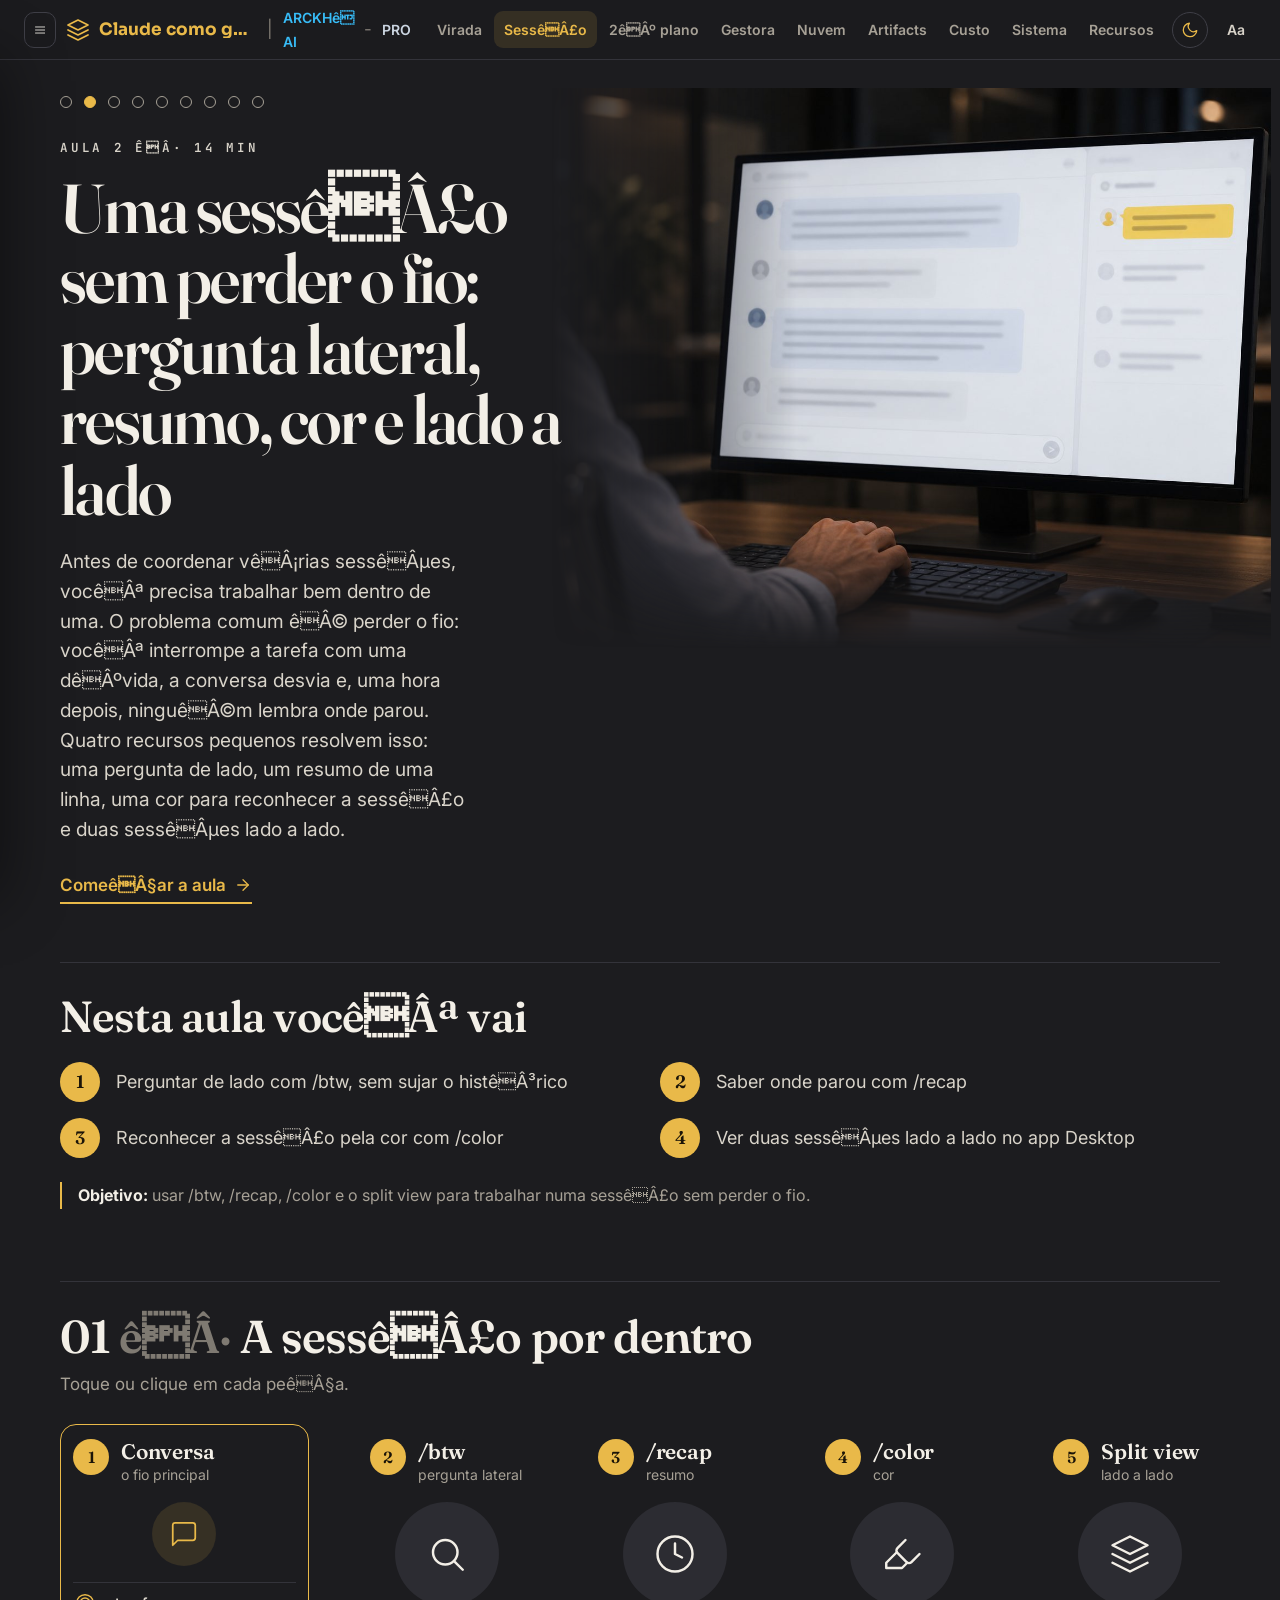
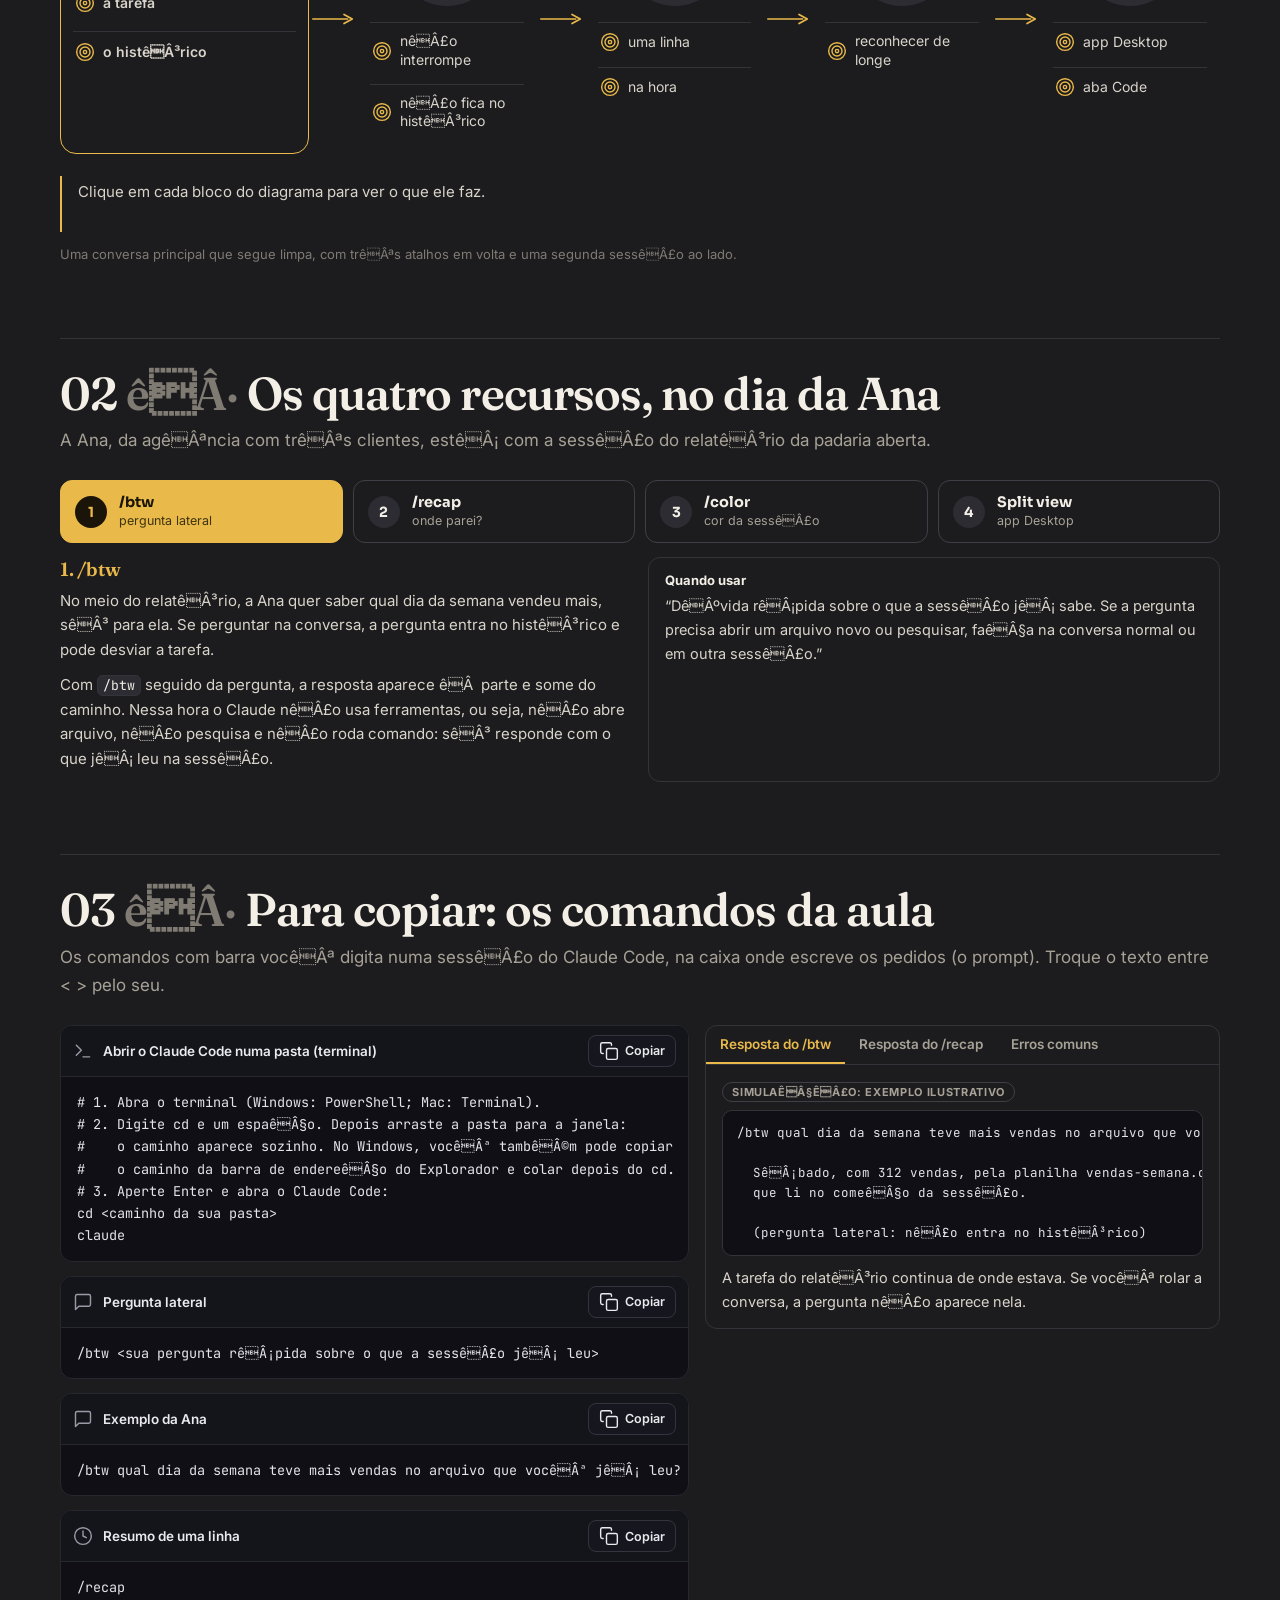
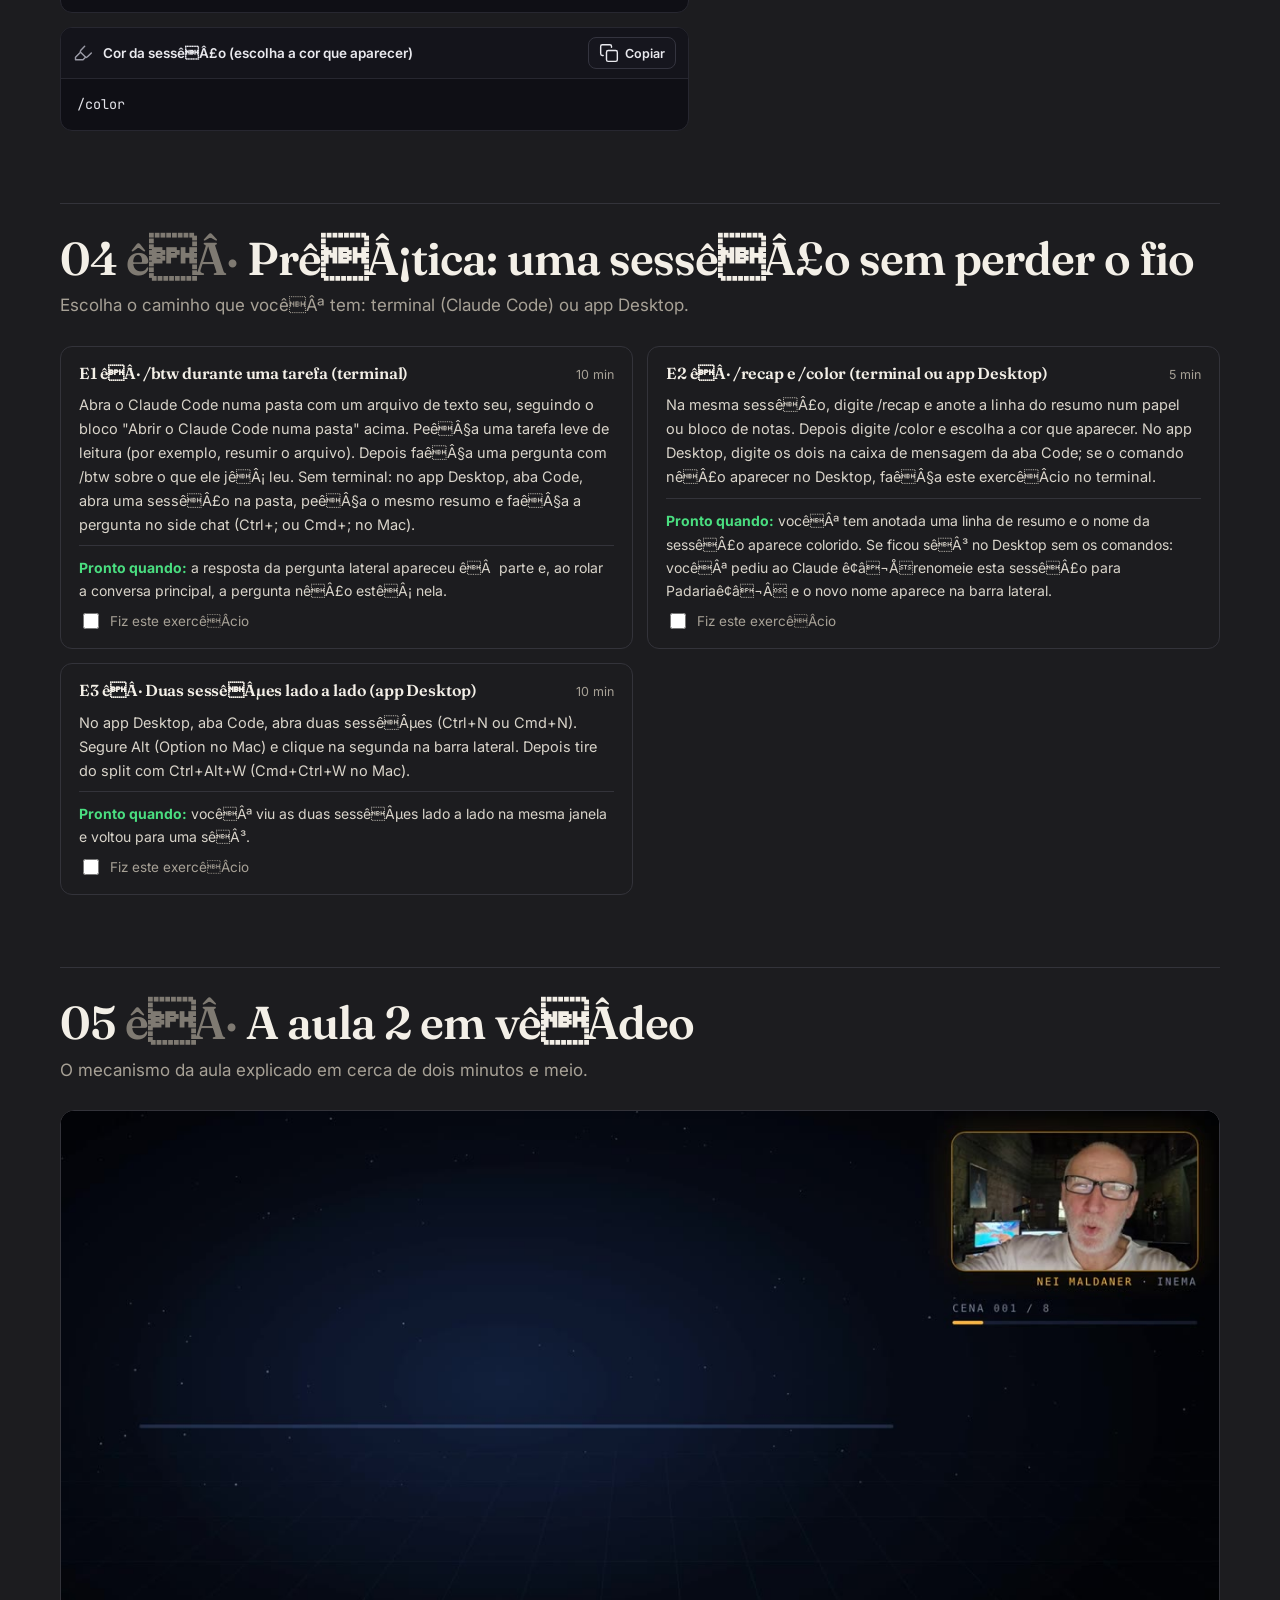
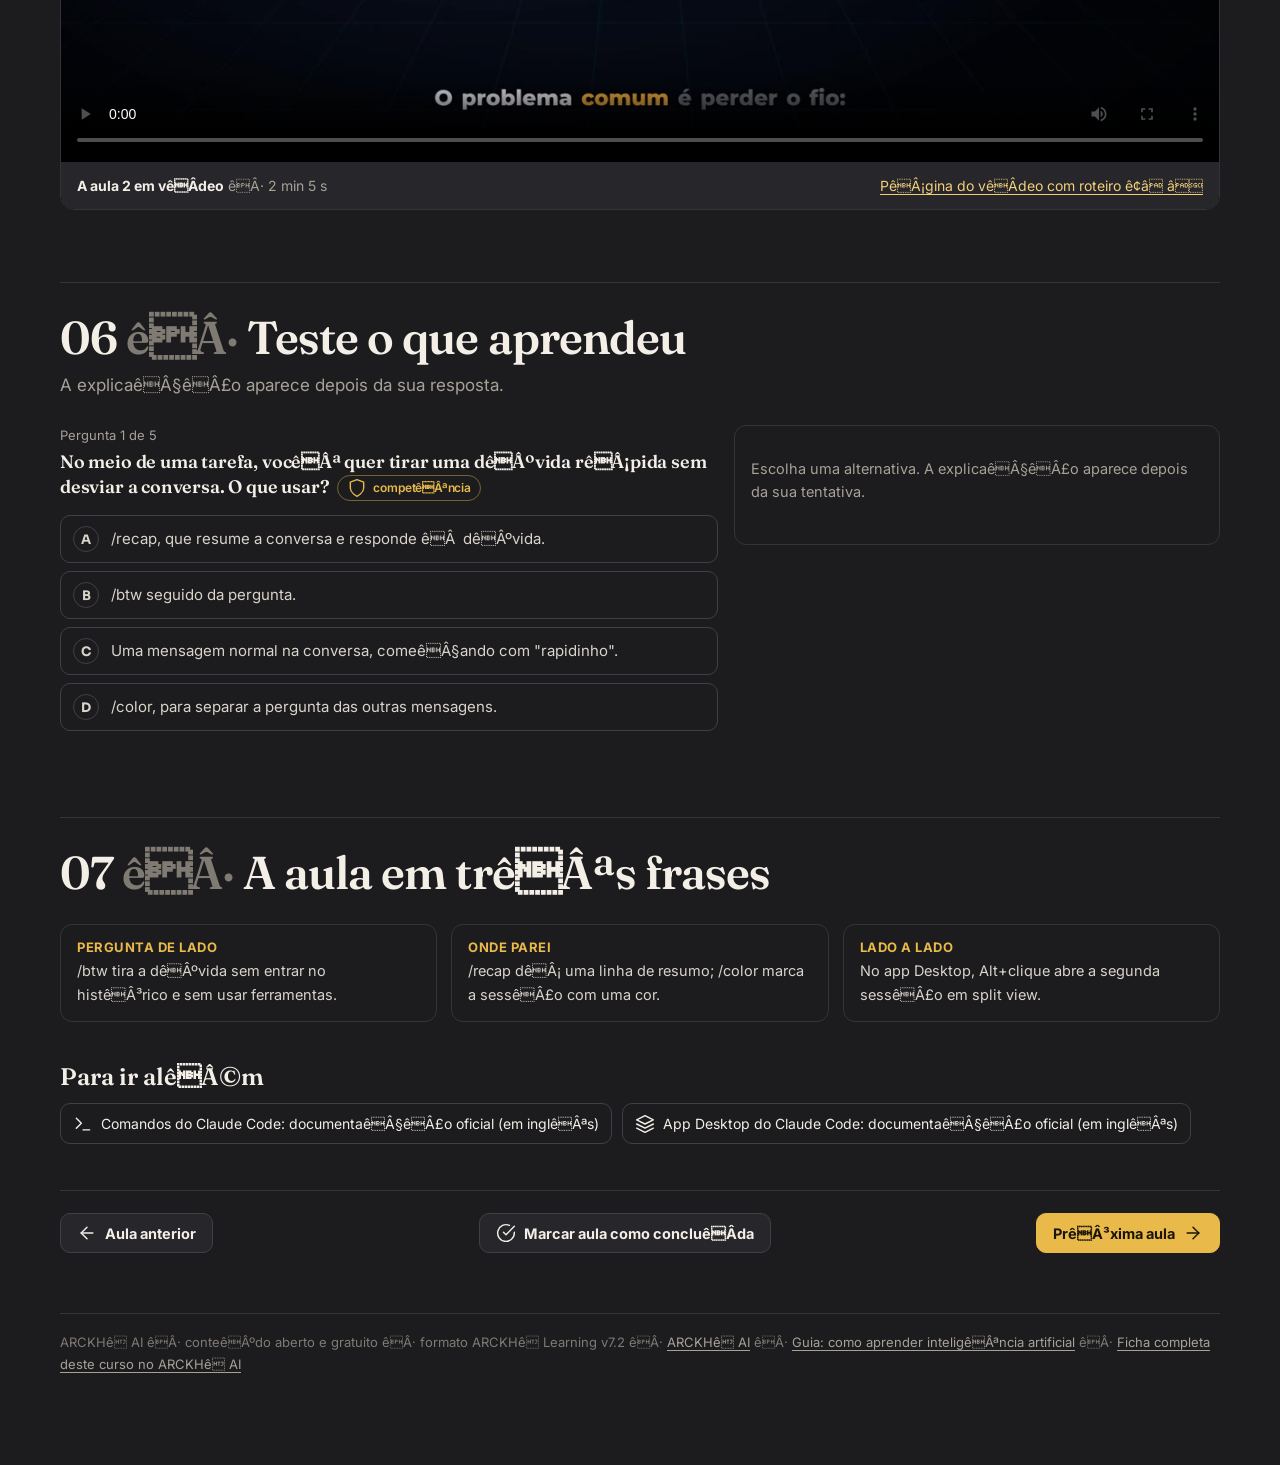
<file: aulas/sessao/index.html>
<!DOCTYPE html>
<html lang="pt-BR">
<head>
<meta charset="utf-8"/>
<meta name="viewport" content="width=device-width, initial-scale=1"/>
<title>Uma sessêÂ£o sem perder o fio: pergunta lateral, resumo, cor e lado a lado êÂ· Claude como gestor de agentes êÂ· ARCKHê</title>
<meta name="description" content="Antes de coordenar vêÂ¡rias sessêÂµes, vocêÂª precisa trabalhar bem dentro de uma. O problema comum êÂ© perder o fio: vocêÂª interrompe a tarefa com uma dêÂºvida, a conversa desvia e, uma hora depois, ninguêÂ©m lembra onde parou. Quatro recursos pequenos resolvem isso: uma pergunta de lado, um resumo de uma linha, uma cor para reconhecer a sessêÂ£o e duas sessêÂµes lado a lado."/>
<meta property="og:title" content="Uma sessêÂ£o sem perder o fio: pergunta lateral, resumo, cor e lado a lado êÂ· Claude como gestor de agentes êÂ· ARCKHê"/>
<meta property="og:description" content="Antes de coordenar vêÂ¡rias sessêÂµes, vocêÂª precisa trabalhar bem dentro de uma. O problema comum êÂ© perder o fio: vocêÂª interrompe a tarefa com uma dêÂºvida, a conversa desvia e, uma hora depois, ninguêÂ©m lembra onde parou. Quatro recursos pequenos resolvem isso: uma pergunta de lado, um resumo de uma linha, uma cor para reconhecer a sessêÂ£o e duas sessêÂµes lado a lado."/>
<meta property="og:image" content="https://linnoff88-dev.github.io/
<meta name="theme-color" content="#0c0c10"/>
<link rel="icon" href="../../assets/img/favicon.svg" type="image/svg+xml"/>
<link rel="canonical" href="https://linnoff88-dev.github.io/
<link rel="preconnect" href="https://fonts.googleapis.com"/><link rel="preconnect" href="https://fonts.gstatic.com" crossorigin/>
<link href="https://fonts.googleapis.com/css2?family=Inter:wght@400;500;600;700&family=JetBrains+Mono:wght@400;600&family=Sora:wght@600;700;800&family=Fraunces:opsz,wght@9..144,500;9..144,600;9..144,700&display=swap" rel="stylesheet"/>
<link rel="stylesheet" href="../../assets/v71.css"/>
<link rel="stylesheet" href="../../assets/v72.css"/>
<meta name="generator" content="ARCKHê Learning 7.14.23"/>
<script>try{if(JSON.parse(localStorage.getItem("claude-gestor-de-agentes-v72:tema"))==="papel")document.documentElement.setAttribute("data-tema","papel")}catch(e){}</script>
</head><body data-curso="claude-gestor-de-agentes-v72" data-aula="sessao" data-total="9" data-total-ex="28"><a class="skip" href="#conteudo">Pular para o conteêÂºdo</a><header class="topo"><div class="esq"><button type="button" class="menu-btn" aria-expanded="false" aria-controls="lado"><svg class="ico" viewBox="0 0 24 24" aria-hidden="true"><line x1="3" y1="6" x2="21" y2="6"/><line x1="3" y1="12" x2="21" y2="12"/><line x1="3" y1="18" x2="21" y2="18"/></svg><span class="sr">Aulas</span></button><a class="marca" href="../../index.html"><svg class="ico" viewBox="0 0 24 24" aria-hidden="true"><polygon points="12 2 2 7 12 12 22 7 12 2"/><polyline points="2 17 12 22 22 17"/><polyline points="2 12 12 17 22 12"/></svg><span>Claude como gestor de agentes</span></a><span class="sep">|</span><a class="club" href="https://ARCKHê AI" target="_blank" rel="noopener">ARCKHê AI</a><span class="tr">-</span><a class="pro" href="https://ARCKHê.pro" target="_blank" rel="noopener">PRO</a></div><nav class="dir" aria-label="Aulas"><a href="../../aulas/virada/index.html" class="tlink" title="A virada: de uma conversa por vez para uma equipe de sessêÂµes"><span class="curto">A1</span><span class="longo">Virada</span></a><a href="../../aulas/sessao/index.html" class="tlink on" aria-current="page" title="Uma sessêÂ£o sem perder o fio: pergunta lateral, resumo, cor e lado a lado"><span class="curto">A2</span><span class="longo">SessêÂ£o</span></a><a href="../../aulas/segundo-plano/index.html" class="tlink" title="Segundo plano: vêÂ¡rias sessêÂµes trabalhando, uma tela para ver todas"><span class="curto">A3</span><span class="longo">2êÂº plano</span></a><a href="../../aulas/sessao-gestora/index.html" class="tlink" title="A sessêÂ£o gestora: ela coordena, vocêÂª decide"><span class="curto">A4</span><span class="longo">Gestora</span></a><a href="../../aulas/nuvem/index.html" class="tlink" title="Local, segundo plano ou nuvem: onde cada trabalho roda"><span class="curto">A5</span><span class="longo">Nuvem</span></a><a href="../../aulas/artifacts/index.html" class="tlink" title="Artifacts: o resultado vira algo que outra pessoa usa"><span class="curto">A6</span><span class="longo">Artifacts</span></a><a href="../../aulas/custo/index.html" class="tlink" title="O painel de controle: custo e saêÂºde das suas sessêÂµes"><span class="curto">A7</span><span class="longo">Custo</span></a><a href="../../aulas/sistema/index.html" class="tlink" title="Seu sistema de gestêÂ£o: rotina, ciclo e limites"><span class="curto">A8</span><span class="longo">Sistema</span></a><a href="../../aulas/recursos/index.html" class="tlink" title="Guia dos recursos: o que êÂ© cada um, e um exemplo"><span class="curto">A9</span><span class="longo">Recursos</span></a><button type="button" class="tema-btn" title="Trocar tema claro/escuro"><svg class="ico sol" viewBox="0 0 24 24" aria-hidden="true"><circle cx="12" cy="12" r="4"/><path d="M12 2v2M12 20v2M4.9 4.9l1.4 1.4M17.7 17.7l1.4 1.4M2 12h2M20 12h2M4.9 19.1l1.4-1.4M17.7 6.3l1.4-1.4"/></svg><svg class="ico lua" viewBox="0 0 24 24" aria-hidden="true"><path d="M21 12.8A9 9 0 1 1 11.2 3a7 7 0 0 0 9.8 9.8z"/></svg><span class="sr">Trocar tema claro/escuro</span></button><div class="aa"><button type="button" class="aa-btn" aria-expanded="false" aria-controls="aparencia" title="AparêÂªncia">Aa</button><div class="aa-pop" id="aparencia" hidden><p>Tema</p><div class="aa-seg"><button type="button" data-tema="escuro">Escuro</button><button type="button" data-tema="papel">Papel claro</button></div><p style="margin-top:12px">Tamanho do texto</p><div class="aa-seg"><button type="button" data-escala="0.9">Aê¢Ëâ</button><button type="button" data-escala="1">A</button><button type="button" data-escala="1.12">A+</button></div></div></div></nav></header><div class="casca"><aside class="lado" id="lado" aria-label="Aulas"><a class="voltar" href="https://ARCKHê AI/"><svg class="ico" viewBox="0 0 24 24" aria-hidden="true"><line x1="19" y1="12" x2="5" y2="12"/><polyline points="12 19 5 12 12 5"/></svg>ARCKHê AI</a><p class="curso-nome">Claude como gestor de agentes</p><p class="curso-sub">De uma conversa a uma equipe de sessêÂµes</p><div class="ind"><span class="ind-rot">Estudo (aulas)</span><span class="prog-txt"><span data-pct>0</span>%</span></div><div class="prog" aria-hidden="true"><i></i></div><div class="ind"><span class="ind-rot">PrêÂ¡tica declarada</span><span class="prog-txt"><span data-prat>0</span>/28</span></div><div class="prog pratica" aria-hidden="true"><i></i></div><p class="ind-nota">PrêÂ¡tica = exercêÂ­cios que vocêÂª marcou como feitos. A comprovaêÂ§êÂ£o vem na prova da certificaêÂ§êÂ£o.</p><ol class="lista-aulas"><li><a href="../../aulas/virada/index.html" data-slug="virada" class=""><span class="st" aria-hidden="true"></span><span>1. Da conversa êÂ  gestêÂ£o<small>15 min</small></span></a></li><li><a href="../../aulas/sessao/index.html" data-slug="sessao" class="atual" aria-current="page"><span class="st" aria-hidden="true"></span><span>2. Uma sessêÂ£o sem perder o fio<small>14 min</small></span></a></li><li><a href="../../aulas/segundo-plano/index.html" data-slug="segundo-plano" class=""><span class="st" aria-hidden="true"></span><span>3. SessêÂµes em 2êÂº plano<small>15 min</small></span></a></li><li><a href="../../aulas/sessao-gestora/index.html" data-slug="sessao-gestora" class=""><span class="st" aria-hidden="true"></span><span>4. SessêÂ£o gestora<small>18 min</small></span></a></li><li><a href="../../aulas/nuvem/index.html" data-slug="nuvem" class=""><span class="st" aria-hidden="true"></span><span>5. Onde cada trabalho roda<small>16 min</small></span></a></li><li><a href="../../aulas/artifacts/index.html" data-slug="artifacts" class=""><span class="st" aria-hidden="true"></span><span>6. Do resultado ao link<small>14 min</small></span></a></li><li><a href="../../aulas/custo/index.html" data-slug="custo" class=""><span class="st" aria-hidden="true"></span><span>7. Custo e saêÂºde<small>20 min</small></span></a></li><li><a href="../../aulas/sistema/index.html" data-slug="sistema" class=""><span class="st" aria-hidden="true"></span><span>8. Seu sistema<small>18 min</small></span></a></li><li><a href="../../aulas/recursos/index.html" data-slug="recursos" class=""><span class="st" aria-hidden="true"></span><span>9. Guia dos recursos<small>15 min</small></span></a></li></ol><div class="estudo"><p class="es-tit">Seu estudo</p><details class="es-bloco" data-es="desempenho"><summary><svg class="ico" viewBox="0 0 24 24" aria-hidden="true"><line x1="18" y1="20" x2="18" y2="10"/><line x1="12" y1="20" x2="12" y2="4"/><line x1="6" y1="20" x2="6" y2="14"/></svg><span>Desempenho nos testes</span><span class="es-cont" data-es-cont="desempenho"></span></summary><div class="es-corpo" data-es-corpo="desempenho"></div></details><details class="es-bloco" data-es="notas"><summary><svg class="ico" viewBox="0 0 24 24" aria-hidden="true"><path d="M12 20h9"/><path d="M16.5 3.5a2.1 2.1 0 0 1 3 3L7 19l-4 1 1-4z"/></svg><span>Minhas anotaêÂ§êÂµes</span><span class="es-cont" data-es-cont="notas"></span></summary><div class="es-corpo" data-es-corpo="notas"></div></details><details class="es-bloco" data-es="dados"><summary><svg class="ico" viewBox="0 0 24 24" aria-hidden="true"><ellipse cx="12" cy="5" rx="8" ry="3"/><path d="M4 5v14c0 1.7 3.6 3 8 3s8-1.3 8-3V5"/><path d="M4 12c0 1.7 3.6 3 8 3s8-1.3 8-3"/></svg><span>Copiar meus dados</span><span class="es-cont" data-es-cont="dados"></span></summary><div class="es-corpo" data-es-corpo="dados"><p class="es-exp">Seu progresso, suas anotaêÂ§êÂµes e as notas dos testes ficam sêÂ³ neste navegador. Baixe uma cêÂ³pia (.json) para guardar ou para continuar em outro computador ou navegador; lêÂ¡, carregue a cêÂ³pia. Carregar soma com o que jêÂ¡ existe e nêÂ£o apaga nada.</p><div class="es-acoes"><button type="button" class="es-btn es-exportar"><svg class="ico" viewBox="0 0 24 24" aria-hidden="true"><path d="M21 15v4a2 2 0 0 1-2 2H5a2 2 0 0 1-2-2v-4"/><polyline points="7 10 12 15 17 10"/><line x1="12" y1="15" x2="12" y2="3"/></svg>Baixar cêÂ³pia</button><label class="es-btn es-importar"><svg class="ico" viewBox="0 0 24 24" aria-hidden="true"><path d="M21 15v4a2 2 0 0 1-2 2H5a2 2 0 0 1-2-2v-4"/><polyline points="17 8 12 3 7 8"/><line x1="12" y1="3" x2="12" y2="15"/></svg>Carregar cêÂ³pia<input type="file" class="sr" accept=".json,application/json"/></label></div><p class="es-msg" aria-live="polite"></p></div></details></div><script type="application/json" id="estudo-dados">{"txt": {"titulo": "Seu estudo", "continuar": "Continuar de onde parei", "comecar": "ComeêÂ§ar pela aula 1", "cta_continuar": "Continuar a aula {n}", "hoje": "hoje", "ontem": "ontem", "ha_dias": "hêÂ¡ {n} dias", "desempenho": "Desempenho nos testes", "notas": "Minhas anotaêÂ§êÂµes", "dados": "Copiar meus dados", "sem_testes": "Nenhum teste feito ainda. O teste fica no fim de cada aula.", "nao_fez": "teste ainda nêÂ£o feito", "ultimo": "êÅ¡ltimo", "melhor": "Melhor", "tentativas": "tentativas", "tentativa": "tentativa", "tudo_certo": "Acertou tudo no êÂºltimo teste.", "rever": "Para rever", "resposta": "Resposta certa:", "ir_teste": "Refazer o teste", "sem_notas": "Nenhuma anotaêÂ§êÂ£o ainda. Na aula, selecione um trecho do texto e toque em Marcar ou Anotar.", "so_marcado": "(sêÂ³ marcado)", "marcar": "Marcar", "anotar": "Anotar", "salvar": "Salvar", "apagar": "Apagar marca", "fechar": "Fechar", "nota_ph": "Escreva sua anotaêÂ§êÂ£o sobre este trechoê¢â¬Â¦", "um_bloco": "Marque dentro de um parêÂ¡grafo sêÂ³.", "nao_marca": "Este trecho nêÂ£o pode ser marcado.", "dados_exp": "Seu progresso, suas anotaêÂ§êÂµes e as notas dos testes ficam sêÂ³ neste navegador. Baixe uma cêÂ³pia (.json) para guardar ou para continuar em outro computador ou navegador; lêÂ¡, carregue a cêÂ³pia. Carregar soma com o que jêÂ¡ existe e nêÂ£o apaga nada.", "exportar": "Baixar cêÂ³pia", "importar": "Carregar cêÂ³pia", "import_ok": "CêÂ³pia carregada ({n} itens). Atualizando a pêÂ¡ginaê¢â¬Â¦", "import_erro": "Arquivo nêÂ£o reconhecido. Nada foi alterado.", "import_outro": "Esta cêÂ³pia êÂ© de outro curso. Nada foi alterado.", "export_ok": "CêÂ³pia baixada."}, "aulas": [{"slug": "virada", "num": 1, "t": "Da conversa êÂ  gestêÂ£o", "quiz": {"sec": "s9", "perguntas": [{"p": "O que muda no seu papel quando vocêÂª passa do agente para a gestêÂ£o de agentes?", "certa": "VocêÂª coordena vêÂ¡rias sessêÂµes e entra sêÂ³ nas decisêÂµes."}, {"p": "O que êÂ© uma sessêÂ£o, no sentido deste curso?", "certa": "Uma conversa do Claude com o seu prêÂ³prio histêÂ³rico, independente das outras."}, {"p": "A Ana quer ver numa tela sêÂ³ quais sessêÂµes terminaram e qual estêÂ¡ esperando por ela. Em que grupo isso estêÂ¡?", "certa": "Ver, com a agent view."}, {"p": "Qual destes recursos estêÂ¡ marcado como experimental e vem desligado por padrêÂ£o?", "certa": "Agent teams."}, {"p": "Rodar vêÂ¡rias sessêÂµes ao mesmo tempo jêÂ¡ êÂ© uma plataforma completa de gestêÂ£o de agentes?", "certa": "NêÂ£o: permissêÂµes, custo, filas, mêÂ©tricas e recuperaêÂ§êÂ£o de falhas ainda sêÂ£o montados por vocêÂª."}]}}, {"slug": "sessao", "num": 2, "t": "Uma sessêÂ£o sem perder o fio", "quiz": {"sec": "s6", "perguntas": [{"p": "No meio de uma tarefa, vocêÂª quer tirar uma dêÂºvida rêÂ¡pida sem desviar a conversa. O que usar?", "certa": "/btw seguido da pergunta."}, {"p": "VocêÂª pergunta com /btw: \"pesquise na internet o preêÂ§o do concorrente\". O que acontece?", "certa": "Ele nêÂ£o pesquisa: o /btw responde sêÂ³ com o que a sessêÂ£o jêÂ¡ tem, sem ferramentas."}, {"p": "Para que serve o /recap?", "certa": "Dar um resumo de uma linha do que a sessêÂ£o fez, na hora."}, {"p": "No app Desktop, como abrir uma segunda sessêÂ£o lado a lado com a atual?", "certa": "Alt+clique (Option no Mac) na sessêÂ£o da barra lateral."}, {"p": "Por que dar uma cor a cada sessêÂ£o com /color?", "certa": "Para reconhecer a sessêÂ£o de relance, inclusive na agent view."}]}}, {"slug": "segundo-plano", "num": 3, "t": "SessêÂµes em 2êÂº plano", "quiz": {"sec": "s7", "perguntas": [{"p": "VocêÂª quer que o Claude resuma um relatêÂ³rio enquanto vocêÂª faz outra coisa. Qual comando?", "certa": "claude --bg \"Resuma o relatêÂ³rio\""}, {"p": "Na agent view, em que grupo aparece a sessêÂ£o que estêÂ¡ esperando vocêÂª responder?", "certa": "Needs input"}, {"p": "VocêÂª fechou o terminal com duas sessêÂµes em segundo plano. O que acontece?", "certa": "Continuam rodando, com o computador ligado."}, {"p": "Como ver sêÂ³ as sessêÂµes que estêÂ£o esperando por vocêÂª?", "certa": "Digitar s:blocked na caixa da agent view."}, {"p": "Uma sessêÂ£o em segundo plano criou trêÂªs subagentes por dentro. Quantas linhas novas aparecem na agent view?", "certa": "Nenhuma alêÂ©m da prêÂ³pria sessêÂ£o."}]}}, {"slug": "sessao-gestora", "num": 4, "t": "SessêÂ£o gestora", "quiz": {"sec": "s8", "perguntas": [{"p": "O que êÂ© a sessêÂ£o gestora neste curso?", "certa": "Um papel: acompanhar as sessêÂµes, resolver o pequeno e subir o grande."}, {"p": "Qual caminho roda as tarefas sem o seu computador ligado?", "certa": "Projects, com threads na nuvem."}, {"p": "VocêÂª usa sêÂ³ o app Desktop, sem terminal. Como saber qual sessêÂ£o estêÂ¡ esperando por vocêÂª?", "certa": "Perguntar numa sessêÂ£o da aba Code, em linguagem simples."}, {"p": "A gestora da Ana pergunta se pode mandar o relatêÂ³rio pronto direto para a padaria. Pelas instruêÂ§êÂµes da Ana, o que acontece?", "certa": "Espera o OK da Ana."}, {"p": "Por que o status vem em trêÂªs estados (concluêÂ­do, bloqueado, precisa de vocêÂª)?", "certa": "Para vocêÂª bater o olho e agir sêÂ³ no que precisa de vocêÂª."}]}}, {"slug": "nuvem", "num": 5, "t": "Onde cada trabalho roda", "quiz": {"sec": "s7", "perguntas": [{"p": "VocêÂª desliga o notebook e vai embora. Qual trabalho continua andando?", "certa": "A thread de um projeto rodando na nuvem."}, {"p": "A Ana vai fazer o relatêÂ³rio semanal da padaria com as vendas da semana. Pela regra do curso, onde isso roda?", "certa": "No computador dela: local ou em segundo plano."}, {"p": "O que vocêÂª escreve nas instruêÂ§êÂµes do projeto?", "certa": "Para que serve, onde trabalhar, como conferir, o que fazer se faltar algo e o que precisa do seu OK."}, {"p": "VocêÂª abre a barra lateral e nêÂ£o encontra os Projects. O que isso quer dizer?", "certa": "A beta libera aos poucos: entre na lista de espera."}, {"p": "Uma thread do projeto precisa de um arquivo que vocêÂª nêÂ£o quer guardar na nuvem. O que fazer?", "certa": "Pedir que ela rode no seu computador (Work locally), ligado e acordado."}]}}, {"slug": "artifacts", "num": 6, "t": "Do resultado ao link", "quiz": {"sec": "s7", "perguntas": [{"p": "VocêÂª terminou o painel e quer que a equipe veja. Qual êÂ© o caminho?", "certa": "BotêÂ£o Share e escolher o acesso; depois copiar o link."}, {"p": "A Ana compartilhou um painel novo pelo botêÂ£o Share com a dona da padaria. O que a dona precisa para abrir?", "certa": "Entrar com uma conta Claude."}, {"p": "Quais tipos de artifact ainda estêÂ£o em beta?", "certa": "PainêÂ©is e Motion."}, {"p": "A Ana vai mostrar êÂ  dona da padaria, numa reuniêÂ£o, o resultado do mêÂªs em 6 telas. Qual tipo serve melhor?", "certa": "ApresentaêÂ§êÂ£o (Slides)."}, {"p": "O que êÂ© a IA embutida num artifact?", "certa": "Perguntas em linguagem natural feitas dentro da prêÂ³pria pêÂ¡gina."}]}}, {"slug": "custo", "num": 7, "t": "Custo e saêÂºde", "quiz": {"sec": "s10", "perguntas": [{"p": "Por que trêÂªs sessêÂµes abertas ao mesmo tempo gastam mais do que uma?", "certa": "Porque cada sessêÂ£o tem o prêÂ³prio contexto, lido a cada mensagem."}, {"p": "Qual comando mostra quanto do limite do plano vocêÂª jêÂ¡ usou?", "certa": "/usage, com o custo da sessêÂ£o e o uso do plano."}, {"p": "Ana tem uma sessêÂ£o que sêÂ³ gera legendas de foto. O que fazer com o /advisor nela?", "certa": "Deixar desligado: modelo forte êÂ© para decisêÂµes grandes."}, {"p": "Antes de instalar um mod, o que fazer?", "certa": "Rodar claude plugin validate e ler os eventos e o que ele pede."}, {"p": "VocêÂª rodou /skill-doctor e o relatêÂ³rio veio vazio. O que isso quer dizer?", "certa": "Que vocêÂª nêÂ£o tem skill instalada, e estêÂ¡ tudo bem."}]}}, {"slug": "sistema", "num": 8, "t": "Seu sistema", "quiz": {"sec": "s8", "perguntas": [{"p": "Qual a ordem do ciclo antes de dar uma entrega como pronta?", "certa": "Observar, criticar, otimizar e validar, nessa ordem."}, {"p": "De manhêÂ£, como Ana vêÂª sêÂ³ as sessêÂµes que esperam por ela?", "certa": "Na agent view, digita s:blocked na caixa de filtro."}, {"p": "Qual destas êÂ© uma regra de pronto que dêÂ¡ para conferir?", "certa": "Cada post cita o horêÂ¡rio, e a clêÂ­nica aprova."}, {"p": "Gerenciar vêÂ¡rias sessêÂµes êÂ© o mesmo que ter uma plataforma completa de gestêÂ£o de agentes?", "certa": "NêÂ£o: faltam peêÂ§as como permissêÂµes, filas e auditoria."}, {"p": "Por que registrar uma linha por entrega?", "certa": "Para saber, depois, quem fez o quêÂª e o que vocêÂª mudou."}]}}, {"slug": "recursos", "num": 9, "t": "Guia dos recursos", "quiz": {"sec": "s9", "perguntas": [{"p": "Ana quer ver, numa tela sêÂ³, qual das trêÂªs sessêÂµes em segundo plano estêÂ¡ esperando por ela. O que ela usa?", "certa": "claude agents, que mostra todas as sessêÂµes e quem estêÂ¡ em Needs input."}, {"p": "Ana vai viajar e quer que os posts da clêÂ­nica continuem sendo feitos com o computador dela desligado. Qual recurso serve?", "certa": "Uma thread de um projeto no Projects, rodando na nuvem."}, {"p": "Qual destes recursos êÂ© experimental e vem desligado?", "certa": "Agent teams."}, {"p": "Ana baixou um mod e quer saber o que ele faz sozinho antes de instalar. Qual comando ela roda?", "certa": "claude plugin validate ./pasta-do-mod"}]}}]}</script><div class="lado-card">Ideia central<b>VocêÂª deixa de conversar e passa a coordenar</b>VêÂ¡rias sessêÂµes trabalhando, uma visêÂ£o que mostra quem precisa de vocêÂª, e as suas decisêÂµes no centro.<br/><a href="https://linnoff88-dev.github.io/ target="_blank" rel="noopener">Ir para a sessêÂ£o gestora ê¢â â</a></div></aside><main class="principal" id="conteudo"><div class="miolo" data-competencias="perguntar-sem-interromper;retomar-uma-sessao;acompanhar-duas-sessoes"><div class="aula-hero com-img"><div class="ah-txt"><nav class="pontos" aria-label="Aulas"><a href="../../aulas/virada/index.html" class="pt" data-slug="virada" title="A virada: de uma conversa por vez para uma equipe de sessêÂµes"><span class="sr">A virada: de uma conversa por vez para uma equipe de sessêÂµes</span></a><a href="../../aulas/sessao/index.html" class="pt on" data-slug="sessao" title="Uma sessêÂ£o sem perder o fio: pergunta lateral, resumo, cor e lado a lado"><span class="sr">Uma sessêÂ£o sem perder o fio: pergunta lateral, resumo, cor e lado a lado</span></a><a href="../../aulas/segundo-plano/index.html" class="pt" data-slug="segundo-plano" title="Segundo plano: vêÂ¡rias sessêÂµes trabalhando, uma tela para ver todas"><span class="sr">Segundo plano: vêÂ¡rias sessêÂµes trabalhando, uma tela para ver todas</span></a><a href="../../aulas/sessao-gestora/index.html" class="pt" data-slug="sessao-gestora" title="A sessêÂ£o gestora: ela coordena, vocêÂª decide"><span class="sr">A sessêÂ£o gestora: ela coordena, vocêÂª decide</span></a><a href="../../aulas/nuvem/index.html" class="pt" data-slug="nuvem" title="Local, segundo plano ou nuvem: onde cada trabalho roda"><span class="sr">Local, segundo plano ou nuvem: onde cada trabalho roda</span></a><a href="../../aulas/artifacts/index.html" class="pt" data-slug="artifacts" title="Artifacts: o resultado vira algo que outra pessoa usa"><span class="sr">Artifacts: o resultado vira algo que outra pessoa usa</span></a><a href="../../aulas/custo/index.html" class="pt" data-slug="custo" title="O painel de controle: custo e saêÂºde das suas sessêÂµes"><span class="sr">O painel de controle: custo e saêÂºde das suas sessêÂµes</span></a><a href="../../aulas/sistema/index.html" class="pt" data-slug="sistema" title="Seu sistema de gestêÂ£o: rotina, ciclo e limites"><span class="sr">Seu sistema de gestêÂ£o: rotina, ciclo e limites</span></a><a href="../../aulas/recursos/index.html" class="pt" data-slug="recursos" title="Guia dos recursos: o que êÂ© cada um, e um exemplo"><span class="sr">Guia dos recursos: o que êÂ© cada um, e um exemplo</span></a></nav><p class="kicker">Aula 2 êÂ· 14 min</p><h1>Uma sessêÂ£o sem perder o fio: pergunta lateral, resumo, cor e lado a lado</h1><p class="lead">Antes de coordenar vêÂ¡rias sessêÂµes, vocêÂª precisa trabalhar bem dentro de uma. O problema comum êÂ© perder o fio: vocêÂª interrompe a tarefa com uma dêÂºvida, a conversa desvia e, uma hora depois, ninguêÂ©m lembra onde parou. Quatro recursos pequenos resolvem isso: uma pergunta de lado, um resumo de uma linha, uma cor para reconhecer a sessêÂ£o e duas sessêÂµes lado a lado.</p><a class="comecar" href="#s1">ComeêÂ§ar a aula <svg class="ico" viewBox="0 0 24 24" aria-hidden="true"><line x1="5" y1="12" x2="19" y2="12"/><polyline points="12 5 19 12 12 19"/></svg></a></div><figure class="ah-img"><img src="../../assets/img/hero/sessao.jpg" alt="Monitor com uma conversa grande êÂ  esquerda e uma janela lateral estreita êÂ  direita, como uma pergunta ao lado." width="1536" height="1024"/></figure></div><div class="nesta2"><h2>Nesta aula vocêÂª vai</h2><ol><li><b class="dn">1</b><span>Perguntar de lado com /btw, sem sujar o histêÂ³rico</span></li><li><b class="dn">2</b><span>Saber onde parou com /recap</span></li><li><b class="dn">3</b><span>Reconhecer a sessêÂ£o pela cor com /color</span></li><li><b class="dn">4</b><span>Ver duas sessêÂµes lado a lado no app Desktop</span></li></ol><p class="objetivo"><b>Objetivo:</b> usar /btw, /recap, /color e o split view para trabalhar numa sessêÂ£o sem perder o fio.</p></div><section class="secao" id="s1"><div class="sec-cab"><div><h2><span class="sn">01</span><span class="sp" aria-hidden="true"> êÂ· </span>A sessêÂ£o por dentro</h2><p>Toque ou clique em cada peêÂ§a.</p></div></div><div class="painel dg-bloco"><div class="dg fluxo"><button type="button" class="dg-no forte" aria-pressed="false"><span class="cab"><b class="dn">1</b><span class="ic"><svg class="ico" viewBox="0 0 24 24" aria-hidden="true"><path d="M21 15a2 2 0 0 1-2 2H7l-4 4V5a2 2 0 0 1 2-2h14a2 2 0 0 1 2 2z"/></svg></span><span class="nome">Conversa</span></span><span class="sub">o fio principal</span><ul><li><svg class="ico" viewBox="0 0 24 24" aria-hidden="true"><circle cx="12" cy="12" r="10"/><circle cx="12" cy="12" r="6"/><circle cx="12" cy="12" r="2"/></svg><span>a tarefa</span></li><li><svg class="ico" viewBox="0 0 24 24" aria-hidden="true"><circle cx="12" cy="12" r="10"/><circle cx="12" cy="12" r="6"/><circle cx="12" cy="12" r="2"/></svg><span>o histêÂ³rico</span></li></ul><template><b>Conversa.</b> êâ° a tarefa em andamento e tudo o que jêÂ¡ aconteceu nela: o que vocêÂª pediu, o que o Claude fez, os arquivos que leu. Tudo o que entra aqui ocupa espaêÂ§o no contexto (a mesa de trabalho do Claude, aula 1) e muda o rumo da conversa.</template></button><span class="dg-seta" aria-hidden="true"><svg viewBox="0 0 48 14"><line x1="2" y1="7" x2="40" y2="7"/><path d="M36 2 L45 7 L36 12"/></svg><i class="pulso"></i></span><button type="button" class="dg-no" aria-pressed="false"><span class="cab"><b class="dn">2</b><span class="ic"><svg class="ico" viewBox="0 0 24 24" aria-hidden="true"><circle cx="11" cy="11" r="7"/><line x1="21" y1="21" x2="16.6" y2="16.6"/></svg></span><span class="nome">/btw</span></span><span class="sub">pergunta lateral</span><ul><li><svg class="ico" viewBox="0 0 24 24" aria-hidden="true"><circle cx="12" cy="12" r="10"/><circle cx="12" cy="12" r="6"/><circle cx="12" cy="12" r="2"/></svg><span>nêÂ£o interrompe</span></li><li><svg class="ico" viewBox="0 0 24 24" aria-hidden="true"><circle cx="12" cy="12" r="10"/><circle cx="12" cy="12" r="6"/><circle cx="12" cy="12" r="2"/></svg><span>nêÂ£o fica no histêÂ³rico</span></li></ul><template><b>/btw.</b> Uma pergunta rêÂ¡pida feita de lado. O Claude responde sêÂ³ com o que jêÂ¡ estêÂ¡ na sessêÂ£o, sem usar ferramentas (abrir arquivos, pesquisar, rodar comandos), e a pergunta nêÂ£o entra no histêÂ³rico principal. A tarefa segue como estava.</template></button><span class="dg-seta" aria-hidden="true"><svg viewBox="0 0 48 14"><line x1="2" y1="7" x2="40" y2="7"/><path d="M36 2 L45 7 L36 12"/></svg><i class="pulso"></i></span><button type="button" class="dg-no" aria-pressed="false"><span class="cab"><b class="dn">3</b><span class="ic"><svg class="ico" viewBox="0 0 24 24" aria-hidden="true"><circle cx="12" cy="12" r="10"/><polyline points="12 6 12 12 16 14"/></svg></span><span class="nome">/recap</span></span><span class="sub">resumo</span><ul><li><svg class="ico" viewBox="0 0 24 24" aria-hidden="true"><circle cx="12" cy="12" r="10"/><circle cx="12" cy="12" r="6"/><circle cx="12" cy="12" r="2"/></svg><span>uma linha</span></li><li><svg class="ico" viewBox="0 0 24 24" aria-hidden="true"><circle cx="12" cy="12" r="10"/><circle cx="12" cy="12" r="6"/><circle cx="12" cy="12" r="2"/></svg><span>na hora</span></li></ul><template><b>/recap.</b> Um resumo de uma linha do que a sessêÂ£o fez atêÂ© agora. Serve para voltar depois de uma pausa sem reler tudo. O Claude tambêÂ©m faz um resumo sozinho depois de alguns turnos (cada turno êÂ© uma mensagem sua e a resposta dele).</template></button><span class="dg-seta" aria-hidden="true"><svg viewBox="0 0 48 14"><line x1="2" y1="7" x2="40" y2="7"/><path d="M36 2 L45 7 L36 12"/></svg><i class="pulso"></i></span><button type="button" class="dg-no" aria-pressed="false"><span class="cab"><b class="dn">4</b><span class="ic"><svg class="ico" viewBox="0 0 24 24" aria-hidden="true"><path d="M9 11l-6 6v3h9l3-3"/><path d="M22 12l-4.6 4.6a2 2 0 0 1-2.8 0l-5.2-5.2a2 2 0 0 1 0-2.8L14 4"/></svg></span><span class="nome">/color</span></span><span class="sub">cor</span><ul><li><svg class="ico" viewBox="0 0 24 24" aria-hidden="true"><circle cx="12" cy="12" r="10"/><circle cx="12" cy="12" r="6"/><circle cx="12" cy="12" r="2"/></svg><span>reconhecer de longe</span></li></ul><template><b>/color.</b> VocêÂª digita /color e escolhe a cor que aparecer. O nome da sessêÂ£o fica colorido, e a cor aparece tambêÂ©m na agent view, a tela que lista todas as sessêÂµes (aula 3). Com trêÂªs clientes, trêÂªs cores: vocêÂª sabe de quem êÂ© a sessêÂ£o sem ler.</template></button><span class="dg-seta" aria-hidden="true"><svg viewBox="0 0 48 14"><line x1="2" y1="7" x2="40" y2="7"/><path d="M36 2 L45 7 L36 12"/></svg><i class="pulso"></i></span><button type="button" class="dg-no" aria-pressed="false"><span class="cab"><b class="dn">5</b><span class="ic"><svg class="ico" viewBox="0 0 24 24" aria-hidden="true"><polygon points="12 2 2 7 12 12 22 7 12 2"/><polyline points="2 17 12 22 22 17"/><polyline points="2 12 12 17 22 12"/></svg></span><span class="nome">Split view</span></span><span class="sub">lado a lado</span><ul><li><svg class="ico" viewBox="0 0 24 24" aria-hidden="true"><circle cx="12" cy="12" r="10"/><circle cx="12" cy="12" r="6"/><circle cx="12" cy="12" r="2"/></svg><span>app Desktop</span></li><li><svg class="ico" viewBox="0 0 24 24" aria-hidden="true"><circle cx="12" cy="12" r="10"/><circle cx="12" cy="12" r="6"/><circle cx="12" cy="12" r="2"/></svg><span>aba Code</span></li></ul><template><b>Split view.</b> Split view êÂ© tela dividida: no app Desktop do Claude, na aba Code (a parte do app onde roda o Claude Code), duas sessêÂµes abertas lado a lado na mesma janela. VocêÂª acompanha uma enquanto responde a outra.</template></button></div><div class="dg-detalhe" aria-live="polite">Clique em cada bloco do diagrama para ver o que ele faz.</div><p class="dg-legenda">Uma conversa principal que segue limpa, com trêÂªs atalhos em volta e uma segunda sessêÂ£o ao lado.</p></div></section><section class="secao" id="s2"><div class="sec-cab"><div><h2><span class="sn">02</span><span class="sp" aria-hidden="true"> êÂ· </span>Os quatro recursos, no dia da Ana</h2><p>A Ana, da agêÂªncia com trêÂªs clientes, estêÂ¡ com a sessêÂ£o do relatêÂ³rio da padaria aberta.</p></div></div><div class="passos"><div class="passos-tabs" role="tablist" style="--n:4"><button type="button" class="ptab" role="tab" data-alvo="p0" aria-selected="true"><span class="pn">1</span><span><b>/btw</b><small>pergunta lateral</small></span></button><button type="button" class="ptab" role="tab" data-alvo="p1" aria-selected="false"><span class="pn">2</span><span><b>/recap</b><small>onde parei?</small></span></button><button type="button" class="ptab" role="tab" data-alvo="p2" aria-selected="false"><span class="pn">3</span><span><b>/color</b><small>cor da sessêÂ£o</small></span></button><button type="button" class="ptab" role="tab" data-alvo="p3" aria-selected="false"><span class="pn">4</span><span><b>Split view</b><small>app Desktop</small></span></button></div><div class="pcorpo" data-painel="p0"><div><h3>1. /btw</h3><p>No meio do relatêÂ³rio, a Ana quer saber qual dia da semana vendeu mais, sêÂ³ para ela. Se perguntar na conversa, a pergunta entra no histêÂ³rico e pode desviar a tarefa.</p><p>Com <code>/btw</code> seguido da pergunta, a resposta aparece êÂ  parte e some do caminho. Nessa hora o Claude nêÂ£o usa ferramentas, ou seja, nêÂ£o abre arquivo, nêÂ£o pesquisa e nêÂ£o roda comando: sêÂ³ responde com o que jêÂ¡ leu na sessêÂ£o.</p></div><div class="ex"><span class="rot">Quando usar</span><q>DêÂºvida rêÂ¡pida sobre o que a sessêÂ£o jêÂ¡ sabe. Se a pergunta precisa abrir um arquivo novo ou pesquisar, faêÂ§a na conversa normal ou em outra sessêÂ£o.</q></div></div><div class="pcorpo" data-painel="p1" hidden><div><h3>2. /recap</h3><p>A Ana sai para uma reuniêÂ£o. Na volta, em vez de rolar a conversa inteira, ela digita <code>/recap</code> e recebe uma linha com o que foi feito.</p><p>O Claude tambêÂ©m faz esse resumo sozinho depois de alguns turnos, isto êÂ©, algumas rodadas de mensagem e resposta. O comando serve para pedir na hora em que vocêÂª precisa.</p></div><div class="ex"><span class="rot">HêÂ¡bito de gestor</span><q>Rodar /recap antes de fechar o dia e antes de retomar. Uma linha por sessêÂ£o jêÂ¡ diz o que estêÂ¡ pela metade.</q></div></div><div class="pcorpo" data-painel="p2" hidden><div><h3>3. /color</h3><p>A Ana combina uma cor por cliente: padaria de uma cor, clêÂ­nica de outra, loja de outra. Em cada sessêÂ£o ela digita <code>/color</code> e escolhe a cor que aparecer na lista. O nome da sessêÂ£o passa a aparecer colorido.</p><p>Quando as sessêÂµes forem para a agent view (aula 3), a cor aparece na lista, e ela reconhece cada cliente de relance.</p></div><div class="ex"><span class="rot">E o nome?</span><q>O nome da sessêÂ£o vem na aula 3, com a opêÂ§êÂ£o --name do segundo plano (a sessêÂ£o que trabalha sem ocupar a sua tela). Cor e nome juntos evitam abrir a sessêÂ£o errada.</q></div></div><div class="pcorpo" data-painel="p3" hidden><div><h3>4. Split view</h3><p>No app Desktop, aba Code, a Ana abre uma sessêÂ£o nova com Ctrl+N (Cmd+N no Mac) e troca entre elas com Ctrl+Tab.</p><p>Para ver duas lado a lado, ela segura Alt (Option no Mac) e clica na segunda sessêÂ£o na barra lateral. TambêÂ©m dêÂ¡ pelo botêÂ£o direito: Open in ê¢â â Split view. Para tirar do split: Ctrl+Alt+W (Cmd+Ctrl+W no Mac).</p></div><div class="ex"><span class="rot">Pergunta lateral no app</span><q>No Desktop, a pergunta lateral abre um side chat com Ctrl+; (Cmd+; no Mac).</q></div></div></div></section><section class="secao" id="s3"><div class="sec-cab"><div><h2><span class="sn">03</span><span class="sp" aria-hidden="true"> êÂ· </span>Para copiar: os comandos da aula</h2><p>Os comandos com barra vocêÂª digita numa sessêÂ£o do Claude Code, na caixa onde escreve os pedidos (o prompt). Troque o texto entre < > pelo seu.</p></div></div><div class="cods"><div><div class="cod"><div class="cod-cab"><svg class="ico" viewBox="0 0 24 24" aria-hidden="true"><polyline points="4 17 10 11 4 5"/><line x1="12" y1="19" x2="20" y2="19"/></svg><b>Abrir o Claude Code numa pasta (terminal)</b><button type="button" class="copiar" data-rot="Copiar" data-ok="Copiado"><svg class="ico" viewBox="0 0 24 24" aria-hidden="true"><rect x="9" y="9" width="13" height="13" rx="2"/><path d="M5 15H4a2 2 0 0 1-2-2V4a2 2 0 0 1 2-2h9a2 2 0 0 1 2 2v1"/></svg><span>Copiar</span></button></div><pre># 1. Abra o terminal (Windows: PowerShell; Mac: Terminal).
# 2. Digite cd e um espaêÂ§o. Depois arraste a pasta para a janela:
#    o caminho aparece sozinho. No Windows, vocêÂª tambêÂ©m pode copiar
#    o caminho da barra de endereêÂ§o do Explorador e colar depois do cd.
# 3. Aperte Enter e abra o Claude Code:
cd &lt;caminho da sua pasta&gt;
claude</pre></div><div class="cod"><div class="cod-cab"><svg class="ico" viewBox="0 0 24 24" aria-hidden="true"><path d="M21 15a2 2 0 0 1-2 2H7l-4 4V5a2 2 0 0 1 2-2h14a2 2 0 0 1 2 2z"/></svg><b>Pergunta lateral</b><button type="button" class="copiar" data-rot="Copiar" data-ok="Copiado"><svg class="ico" viewBox="0 0 24 24" aria-hidden="true"><rect x="9" y="9" width="13" height="13" rx="2"/><path d="M5 15H4a2 2 0 0 1-2-2V4a2 2 0 0 1 2-2h9a2 2 0 0 1 2 2v1"/></svg><span>Copiar</span></button></div><pre>/btw &lt;sua pergunta rêÂ¡pida sobre o que a sessêÂ£o jêÂ¡ leu&gt;</pre></div><div class="cod"><div class="cod-cab"><svg class="ico" viewBox="0 0 24 24" aria-hidden="true"><path d="M21 15a2 2 0 0 1-2 2H7l-4 4V5a2 2 0 0 1 2-2h14a2 2 0 0 1 2 2z"/></svg><b>Exemplo da Ana</b><button type="button" class="copiar" data-rot="Copiar" data-ok="Copiado"><svg class="ico" viewBox="0 0 24 24" aria-hidden="true"><rect x="9" y="9" width="13" height="13" rx="2"/><path d="M5 15H4a2 2 0 0 1-2-2V4a2 2 0 0 1 2-2h9a2 2 0 0 1 2 2v1"/></svg><span>Copiar</span></button></div><pre>/btw qual dia da semana teve mais vendas no arquivo que vocêÂª jêÂ¡ leu?</pre></div><div class="cod"><div class="cod-cab"><svg class="ico" viewBox="0 0 24 24" aria-hidden="true"><circle cx="12" cy="12" r="10"/><polyline points="12 6 12 12 16 14"/></svg><b>Resumo de uma linha</b><button type="button" class="copiar" data-rot="Copiar" data-ok="Copiado"><svg class="ico" viewBox="0 0 24 24" aria-hidden="true"><rect x="9" y="9" width="13" height="13" rx="2"/><path d="M5 15H4a2 2 0 0 1-2-2V4a2 2 0 0 1 2-2h9a2 2 0 0 1 2 2v1"/></svg><span>Copiar</span></button></div><pre>/recap</pre></div><div class="cod"><div class="cod-cab"><svg class="ico" viewBox="0 0 24 24" aria-hidden="true"><path d="M9 11l-6 6v3h9l3-3"/><path d="M22 12l-4.6 4.6a2 2 0 0 1-2.8 0l-5.2-5.2a2 2 0 0 1 0-2.8L14 4"/></svg><b>Cor da sessêÂ£o (escolha a cor que aparecer)</b><button type="button" class="copiar" data-rot="Copiar" data-ok="Copiado"><svg class="ico" viewBox="0 0 24 24" aria-hidden="true"><rect x="9" y="9" width="13" height="13" rx="2"/><path d="M5 15H4a2 2 0 0 1-2-2V4a2 2 0 0 1 2-2h9a2 2 0 0 1 2 2v1"/></svg><span>Copiar</span></button></div><pre>/color</pre></div></div><div class="saida"><div class="saida-tabs" role="tablist"><button type="button" data-alvo="s0" aria-selected="true">Resposta do /btw</button><button type="button" data-alvo="s1" aria-selected="false">Resposta do /recap</button><button type="button" data-alvo="s2" aria-selected="false">Erros comuns</button></div><div class="saida-corpo" data-painel="s0"><span class="selo">SimulaêÂ§êÂ£o: exemplo ilustrativo</span><pre>/btw qual dia da semana teve mais vendas no arquivo que vocêÂª jêÂ¡ leu?

  SêÂ¡bado, com 312 vendas, pela planilha vendas-semana.csv
  que li no comeêÂ§o da sessêÂ£o.

  (pergunta lateral: nêÂ£o entra no histêÂ³rico)</pre><p>A tarefa do relatêÂ³rio continua de onde estava. Se vocêÂª rolar a conversa, a pergunta nêÂ£o aparece nela.</p></div><div class="saida-corpo" data-painel="s1" hidden><pre>/recap

  RelatêÂ³rio semanal da padaria: vendas da semana somadas, falta o grêÂ¡fico por produto.</pre></div><div class="saida-corpo" data-painel="s2" hidden><ul><li><b>/btw para tarefa nova</b> ("/btw pesquise os preêÂ§os do concorrente"): ele nêÂ£o usa ferramentas nessa hora; abra uma sessêÂ£o para isso.</li><li><b>DêÂºvida que muda a tarefa na lateral</b>: se a resposta muda o rumo, pergunte na conversa principal, para ela ficar no histêÂ³rico.</li><li><b>Retomar sem /recap</b>: reler a conversa inteira gasta o seu tempo.</li></ul></div></div></div></section><section class="secao" id="s4"><div class="sec-cab"><div><h2><span class="sn">04</span><span class="sp" aria-hidden="true"> êÂ· </span>PrêÂ¡tica: uma sessêÂ£o sem perder o fio</h2><p>Escolha o caminho que vocêÂª tem: terminal (Claude Code) ou app Desktop.</p></div></div><div class="exs"><article class="exc"><div class="t"><h3>E1 êÂ· /btw durante uma tarefa (terminal)</h3><span class="min">10 min</span></div><p>Abra o Claude Code numa pasta com um arquivo de texto seu, seguindo o bloco "Abrir o Claude Code numa pasta" acima. PeêÂ§a uma tarefa leve de leitura (por exemplo, resumir o arquivo). Depois faêÂ§a uma pergunta com /btw sobre o que ele jêÂ¡ leu. Sem terminal: no app Desktop, aba Code, abra uma sessêÂ£o na pasta, peêÂ§a o mesmo resumo e faêÂ§a a pergunta no side chat (Ctrl+; ou Cmd+; no Mac).</p><p class="pronto"><b>Pronto quando:</b> a resposta da pergunta lateral apareceu êÂ  parte e, ao rolar a conversa principal, a pergunta nêÂ£o estêÂ¡ nela.</p><label><input type="checkbox" data-id="sessao-e1"/>Fiz este exercêÂ­cio</label></article><article class="exc"><div class="t"><h3>E2 êÂ· /recap e /color (terminal ou app Desktop)</h3><span class="min">5 min</span></div><p>Na mesma sessêÂ£o, digite /recap e anote a linha do resumo num papel ou bloco de notas. Depois digite /color e escolha a cor que aparecer. No app Desktop, digite os dois na caixa de mensagem da aba Code; se o comando nêÂ£o aparecer no Desktop, faêÂ§a este exercêÂ­cio no terminal.</p><p class="pronto"><b>Pronto quando:</b> vocêÂª tem anotada uma linha de resumo e o nome da sessêÂ£o aparece colorido. Se ficou sêÂ³ no Desktop sem os comandos: vocêÂª pediu ao Claude ê¢â¬Årenomeie esta sessêÂ£o para Padariaê¢â¬Â e o novo nome aparece na barra lateral.</p><label><input type="checkbox" data-id="sessao-e2"/>Fiz este exercêÂ­cio</label></article><article class="exc"><div class="t"><h3>E3 êÂ· Duas sessêÂµes lado a lado (app Desktop)</h3><span class="min">10 min</span></div><p>No app Desktop, aba Code, abra duas sessêÂµes (Ctrl+N ou Cmd+N). Segure Alt (Option no Mac) e clique na segunda na barra lateral. Depois tire do split com Ctrl+Alt+W (Cmd+Ctrl+W no Mac).</p><p class="pronto"><b>Pronto quando:</b> vocêÂª viu as duas sessêÂµes lado a lado na mesma janela e voltou para uma sêÂ³.</p><label><input type="checkbox" data-id="sessao-e3"/>Fiz este exercêÂ­cio</label></article></div></section><section class="secao" id="s5"><div class="sec-cab"><div><h2><span class="sn">05</span><span class="sp" aria-hidden="true"> êÂ· </span>A aula 2 em vêÂ­deo</h2><p>O mecanismo da aula explicado em cerca de dois minutos e meio.</p></div></div><div class="video"><video controls preload="metadata" playsinline poster="../../assets/img/videos/cga-a2.jpg"><source src="https://github.com/linnoff88-dev/claude-gestor-de-agentes-v72/releases/download/video-v1.0.0/cga-a2.mp4" type="video/mp4"/><track kind="subtitles" srclang="pt" label="PortuguêÂªs" src="../../assets/vtt/cga-a2.vtt" default/></video><div class="video-leg"><span><b>A aula 2 em vêÂ­deo</b> êÂ· 2 min 5 s</span><a href="https://www.youtube.com/watch?v=dJOphem9mJc" target="_blank" rel="noopener">PêÂ¡gina do vêÂ­deo com roteiro ê¢â â</a></div></div></section><section class="secao" id="s6"><div class="sec-cab"><div><h2><span class="sn">06</span><span class="sp" aria-hidden="true"> êÂ· </span>Teste o que aprendeu</h2><p>A explicaêÂ§êÂ£o aparece depois da sua resposta.</p></div></div><div class="quiz"><div><div class="q-item"><p class="q-cont">Pergunta 1 de 5</p><p class="q-p">No meio de uma tarefa, vocêÂª quer tirar uma dêÂºvida rêÂ¡pida sem desviar a conversa. O que usar?<span class="cert-tag"><svg class="ico" viewBox="0 0 24 24" aria-hidden="true"><path d="M12 22s8-4 8-10V5l-8-3-8 3v7c0 6 8 10 8 10z"/></svg>competêÂªncia</span></p><div class="q-ops"><button type="button" class="q-op" data-certa="0"><span class="l">A</span>/recap, que resume a conversa e responde êÂ  dêÂºvida.</button><button type="button" class="q-op" data-certa="1"><span class="l">B</span>/btw seguido da pergunta.</button><button type="button" class="q-op" data-certa="0"><span class="l">C</span>Uma mensagem normal na conversa, comeêÂ§ando com "rapidinho".</button><button type="button" class="q-op" data-certa="0"><span class="l">D</span>/color, para separar a pergunta das outras mensagens.</button></div><template class="ok"><div class="r ok"><svg class="ico" viewBox="0 0 24 24" aria-hidden="true"><path d="M22 11.1V12a10 10 0 1 1-5.9-9.1"/><polyline points="22 4 12 14 9 11"/></svg>Correto</div>O /btw responde êÂ  parte e nêÂ£o entra no histêÂ³rico principal. Uma mensagem normal entra no histêÂ³rico e pode mudar o rumo da tarefa.</template><template class="no"><div class="r no"><svg class="ico" viewBox="0 0 24 24" aria-hidden="true"><circle cx="12" cy="12" r="10"/><line x1="15" y1="9" x2="9" y2="15"/><line x1="9" y1="9" x2="15" y2="15"/></svg>NêÂ£o êÂ© essa</div>O /btw responde êÂ  parte e nêÂ£o entra no histêÂ³rico principal. Uma mensagem normal entra no histêÂ³rico e pode mudar o rumo da tarefa.<a class="q-ref" href="#s1"><svg class="ico" viewBox="0 0 24 24" aria-hidden="true"><line x1="5" y1="12" x2="19" y2="12"/><polyline points="12 5 19 12 12 19"/></svg>Rever: A sessêÂ£o por dentro</a></template></div><div class="q-item" hidden><p class="q-cont">Pergunta 2 de 5</p><p class="q-p">VocêÂª pergunta com /btw: "pesquise na internet o preêÂ§o do concorrente". O que acontece?</p><div class="q-ops"><button type="button" class="q-op" data-certa="0"><span class="l">A</span>Ele pesquisa e guarda o resultado no histêÂ³rico.</button><button type="button" class="q-op" data-certa="0"><span class="l">B</span>Ele abre uma sessêÂ£o nova sozinho para pesquisar.</button><button type="button" class="q-op" data-certa="0"><span class="l">C</span>Ele pesquisa em segundo plano e avisa quando terminar.</button><button type="button" class="q-op" data-certa="1"><span class="l">D</span>Ele nêÂ£o pesquisa: o /btw responde sêÂ³ com o que a sessêÂ£o jêÂ¡ tem, sem ferramentas.</button></div><template class="ok"><div class="r ok"><svg class="ico" viewBox="0 0 24 24" aria-hidden="true"><path d="M22 11.1V12a10 10 0 1 1-5.9-9.1"/><polyline points="22 4 12 14 9 11"/></svg>Correto</div>O /btw nêÂ£o usa ferramentas. Para pesquisar ou abrir arquivos novos, use a conversa principal ou outra sessêÂ£o. O erro comum êÂ© tratar o /btw como uma sessêÂ£o extra.</template><template class="no"><div class="r no"><svg class="ico" viewBox="0 0 24 24" aria-hidden="true"><circle cx="12" cy="12" r="10"/><line x1="15" y1="9" x2="9" y2="15"/><line x1="9" y1="9" x2="15" y2="15"/></svg>NêÂ£o êÂ© essa</div>O /btw nêÂ£o usa ferramentas. Para pesquisar ou abrir arquivos novos, use a conversa principal ou outra sessêÂ£o. O erro comum êÂ© tratar o /btw como uma sessêÂ£o extra.<a class="q-ref" href="#s2"><svg class="ico" viewBox="0 0 24 24" aria-hidden="true"><line x1="5" y1="12" x2="19" y2="12"/><polyline points="12 5 19 12 12 19"/></svg>Rever: Os quatro recursos, no dia da Ana</a></template></div><div class="q-item" hidden><p class="q-cont">Pergunta 3 de 5</p><p class="q-p">Para que serve o /recap?</p><div class="q-ops"><button type="button" class="q-op" data-certa="1"><span class="l">A</span>Dar um resumo de uma linha do que a sessêÂ£o fez, na hora.</button><button type="button" class="q-op" data-certa="0"><span class="l">B</span>Apagar o histêÂ³rico e comeêÂ§ar de novo.</button><button type="button" class="q-op" data-certa="0"><span class="l">C</span>Mandar a sessêÂ£o para o segundo plano.</button><button type="button" class="q-op" data-certa="0"><span class="l">D</span>Salvar a conversa inteira num arquivo de texto dentro da pasta do projeto.</button></div><template class="ok"><div class="r ok"><svg class="ico" viewBox="0 0 24 24" aria-hidden="true"><path d="M22 11.1V12a10 10 0 1 1-5.9-9.1"/><polyline points="22 4 12 14 9 11"/></svg>Correto</div>O /recap devolve uma linha com o andamento, êÂºtil para retomar depois de uma pausa. Mandar para o segundo plano êÂ© outro recurso, visto na aula 3.</template><template class="no"><div class="r no"><svg class="ico" viewBox="0 0 24 24" aria-hidden="true"><circle cx="12" cy="12" r="10"/><line x1="15" y1="9" x2="9" y2="15"/><line x1="9" y1="9" x2="15" y2="15"/></svg>NêÂ£o êÂ© essa</div>O /recap devolve uma linha com o andamento, êÂºtil para retomar depois de uma pausa. Mandar para o segundo plano êÂ© outro recurso, visto na aula 3.<a class="q-ref" href="#s2"><svg class="ico" viewBox="0 0 24 24" aria-hidden="true"><line x1="5" y1="12" x2="19" y2="12"/><polyline points="12 5 19 12 12 19"/></svg>Rever: Os quatro recursos, no dia da Ana</a></template></div><div class="q-item" hidden><p class="q-cont">Pergunta 4 de 5</p><p class="q-p">No app Desktop, como abrir uma segunda sessêÂ£o lado a lado com a atual?</p><div class="q-ops"><button type="button" class="q-op" data-certa="0"><span class="l">A</span>Digitar /split na conversa.</button><button type="button" class="q-op" data-certa="0"><span class="l">B</span>Abrir o claude.ai numa segunda aba do navegador, ao lado do app Desktop.</button><button type="button" class="q-op" data-certa="1"><span class="l">C</span>Alt+clique (Option no Mac) na sessêÂ£o da barra lateral.</button><button type="button" class="q-op" data-certa="0"><span class="l">D</span>Arrastar a conversa para fora da janela.</button></div><template class="ok"><div class="r ok"><svg class="ico" viewBox="0 0 24 24" aria-hidden="true"><path d="M22 11.1V12a10 10 0 1 1-5.9-9.1"/><polyline points="22 4 12 14 9 11"/></svg>Correto</div>Alt+clique, ou botêÂ£o direito ê¢â â Open in ê¢â â Split view. Para tirar do split: Ctrl+Alt+W (Cmd+Ctrl+W no Mac).</template><template class="no"><div class="r no"><svg class="ico" viewBox="0 0 24 24" aria-hidden="true"><circle cx="12" cy="12" r="10"/><line x1="15" y1="9" x2="9" y2="15"/><line x1="9" y1="9" x2="15" y2="15"/></svg>NêÂ£o êÂ© essa</div>Alt+clique, ou botêÂ£o direito ê¢â â Open in ê¢â â Split view. Para tirar do split: Ctrl+Alt+W (Cmd+Ctrl+W no Mac).<a class="q-ref" href="#s2"><svg class="ico" viewBox="0 0 24 24" aria-hidden="true"><line x1="5" y1="12" x2="19" y2="12"/><polyline points="12 5 19 12 12 19"/></svg>Rever: Os quatro recursos, no dia da Ana</a></template></div><div class="q-item" hidden><p class="q-cont">Pergunta 5 de 5</p><p class="q-p">Por que dar uma cor a cada sessêÂ£o com /color?</p><div class="q-ops"><button type="button" class="q-op" data-certa="0"><span class="l">A</span>Porque a cor muda o modelo usado pela sessêÂ£o.</button><button type="button" class="q-op" data-certa="1"><span class="l">B</span>Para reconhecer a sessêÂ£o de relance, inclusive na agent view.</button><button type="button" class="q-op" data-certa="0"><span class="l">C</span>Porque sem cor a sessêÂ£o nêÂ£o pode ir para o segundo plano nem aparecer na lista.</button><button type="button" class="q-op" data-certa="0"><span class="l">D</span>Para a sessêÂ£o gastar menos contexto.</button></div><template class="ok"><div class="r ok"><svg class="ico" viewBox="0 0 24 24" aria-hidden="true"><path d="M22 11.1V12a10 10 0 1 1-5.9-9.1"/><polyline points="22 4 12 14 9 11"/></svg>Correto</div>A cor êÂ© sêÂ³ identificaêÂ§êÂ£o, e aparece na lista de sessêÂµes da agent view. Ela nêÂ£o muda modelo, custo nem o que a sessêÂ£o pode fazer.</template><template class="no"><div class="r no"><svg class="ico" viewBox="0 0 24 24" aria-hidden="true"><circle cx="12" cy="12" r="10"/><line x1="15" y1="9" x2="9" y2="15"/><line x1="9" y1="9" x2="15" y2="15"/></svg>NêÂ£o êÂ© essa</div>A cor êÂ© sêÂ³ identificaêÂ§êÂ£o, e aparece na lista de sessêÂµes da agent view. Ela nêÂ£o muda modelo, custo nem o que a sessêÂ£o pode fazer.<a class="q-ref" href="#s1"><svg class="ico" viewBox="0 0 24 24" aria-hidden="true"><line x1="5" y1="12" x2="19" y2="12"/><polyline points="12 5 19 12 12 19"/></svg>Rever: A sessêÂ£o por dentro</a></template></div><div class="q-nav"><button type="button" class="btn neutro q-revisar" hidden>Revisar as erradas</button><button type="button" class="btn neutro q-refazer" hidden>Refazer o teste</button><button type="button" class="btn cheio q-prox" hidden data-fim="Ver resultado">PrêÂ³xima pergunta <svg class="ico" viewBox="0 0 24 24" aria-hidden="true"><line x1="5" y1="12" x2="19" y2="12"/><polyline points="12 5 19 12 12 19"/></svg></button></div></div><div class="q-fb" aria-live="polite"></div><template class="total"><div class="r ok"><svg class="ico" viewBox="0 0 24 24" aria-hidden="true"><path d="M22 11.1V12a10 10 0 1 1-5.9-9.1"/><polyline points="22 4 12 14 9 11"/></svg>Teste concluêÂ­do</div>VocêÂª acertou {a} de {n}. Acertando todas, a aula êÂ© marcada como concluêÂ­da.</template><template class="q-aguarda"><p class="aguarda">Escolha uma alternativa. A explicaêÂ§êÂ£o aparece depois da sua tentativa.</p></template></div></section><section class="secao" id="s7"><div class="sec-cab"><div><h2><span class="sn">07</span><span class="sp" aria-hidden="true"> êÂ· </span>A aula em trêÂªs frases</h2></div></div><div class="resumo"><div><b>Pergunta de lado</b>/btw tira a dêÂºvida sem entrar no histêÂ³rico e sem usar ferramentas.</div><div><b>Onde parei</b>/recap dêÂ¡ uma linha de resumo; /color marca a sessêÂ£o com uma cor.</div><div><b>Lado a lado</b>No app Desktop, Alt+clique abre a segunda sessêÂ£o em split view.</div></div></section><section class="secao extra"><h2 class="extra-t">Para ir alêÂ©m</h2><div class="links"><a href="https://code.claude.com/docs/en/commands" target="_blank" rel="noopener"><svg class="ico" viewBox="0 0 24 24" aria-hidden="true"><polyline points="4 17 10 11 4 5"/><line x1="12" y1="19" x2="20" y2="19"/></svg>Comandos do Claude Code: documentaêÂ§êÂ£o oficial (em inglêÂªs)</a><a href="https://code.claude.com/docs/en/desktop" target="_blank" rel="noopener"><svg class="ico" viewBox="0 0 24 24" aria-hidden="true"><polygon points="12 2 2 7 12 12 22 7 12 2"/><polyline points="2 17 12 22 22 17"/><polyline points="2 12 12 17 22 12"/></svg>App Desktop do Claude Code: documentaêÂ§êÂ£o oficial (em inglêÂªs)</a></div></section><div class="fim-aula"><a class="btn neutro" href="../../aulas/virada/index.html"><svg class="ico" viewBox="0 0 24 24" aria-hidden="true"><line x1="19" y1="12" x2="5" y2="12"/><polyline points="12 19 5 12 12 5"/></svg>Aula anterior</a><button type="button" class="btn neutro concluir" aria-pressed="false"><svg class="ico" viewBox="0 0 24 24" aria-hidden="true"><path d="M22 11.1V12a10 10 0 1 1-5.9-9.1"/><polyline points="22 4 12 14 9 11"/></svg>Marcar aula como concluêÂ­da</button><a class="btn cheio" href="../../aulas/segundo-plano/index.html">PrêÂ³xima aula <svg class="ico" viewBox="0 0 24 24" aria-hidden="true"><line x1="5" y1="12" x2="19" y2="12"/><polyline points="12 5 19 12 12 19"/></svg></a></div><footer class="rodape">ARCKHê AI êÂ· conteêÂºdo aberto e gratuito êÂ· formato ARCKHê Learning v7.2 êÂ· <a href="https://ARCKHê AI/">ARCKHê AI</a> êÂ· <a href="https://www.ARCKHê AI/aprender-inteligencia-artificial/">Guia: como aprender inteligêÂªncia artificial</a> êÂ· <a href="https://www.ARCKHê AI/cursos/388-claude-como-gestor-de-agentes-saia-do-chat-e-coordene-uma-equipe-de-agentes/">Ficha completa deste curso no ARCKHê AI</a></footer></div></main></div><script src="../../assets/v71.js"></script><script src="../../assets/v72.js"></script></body></html>
</file>
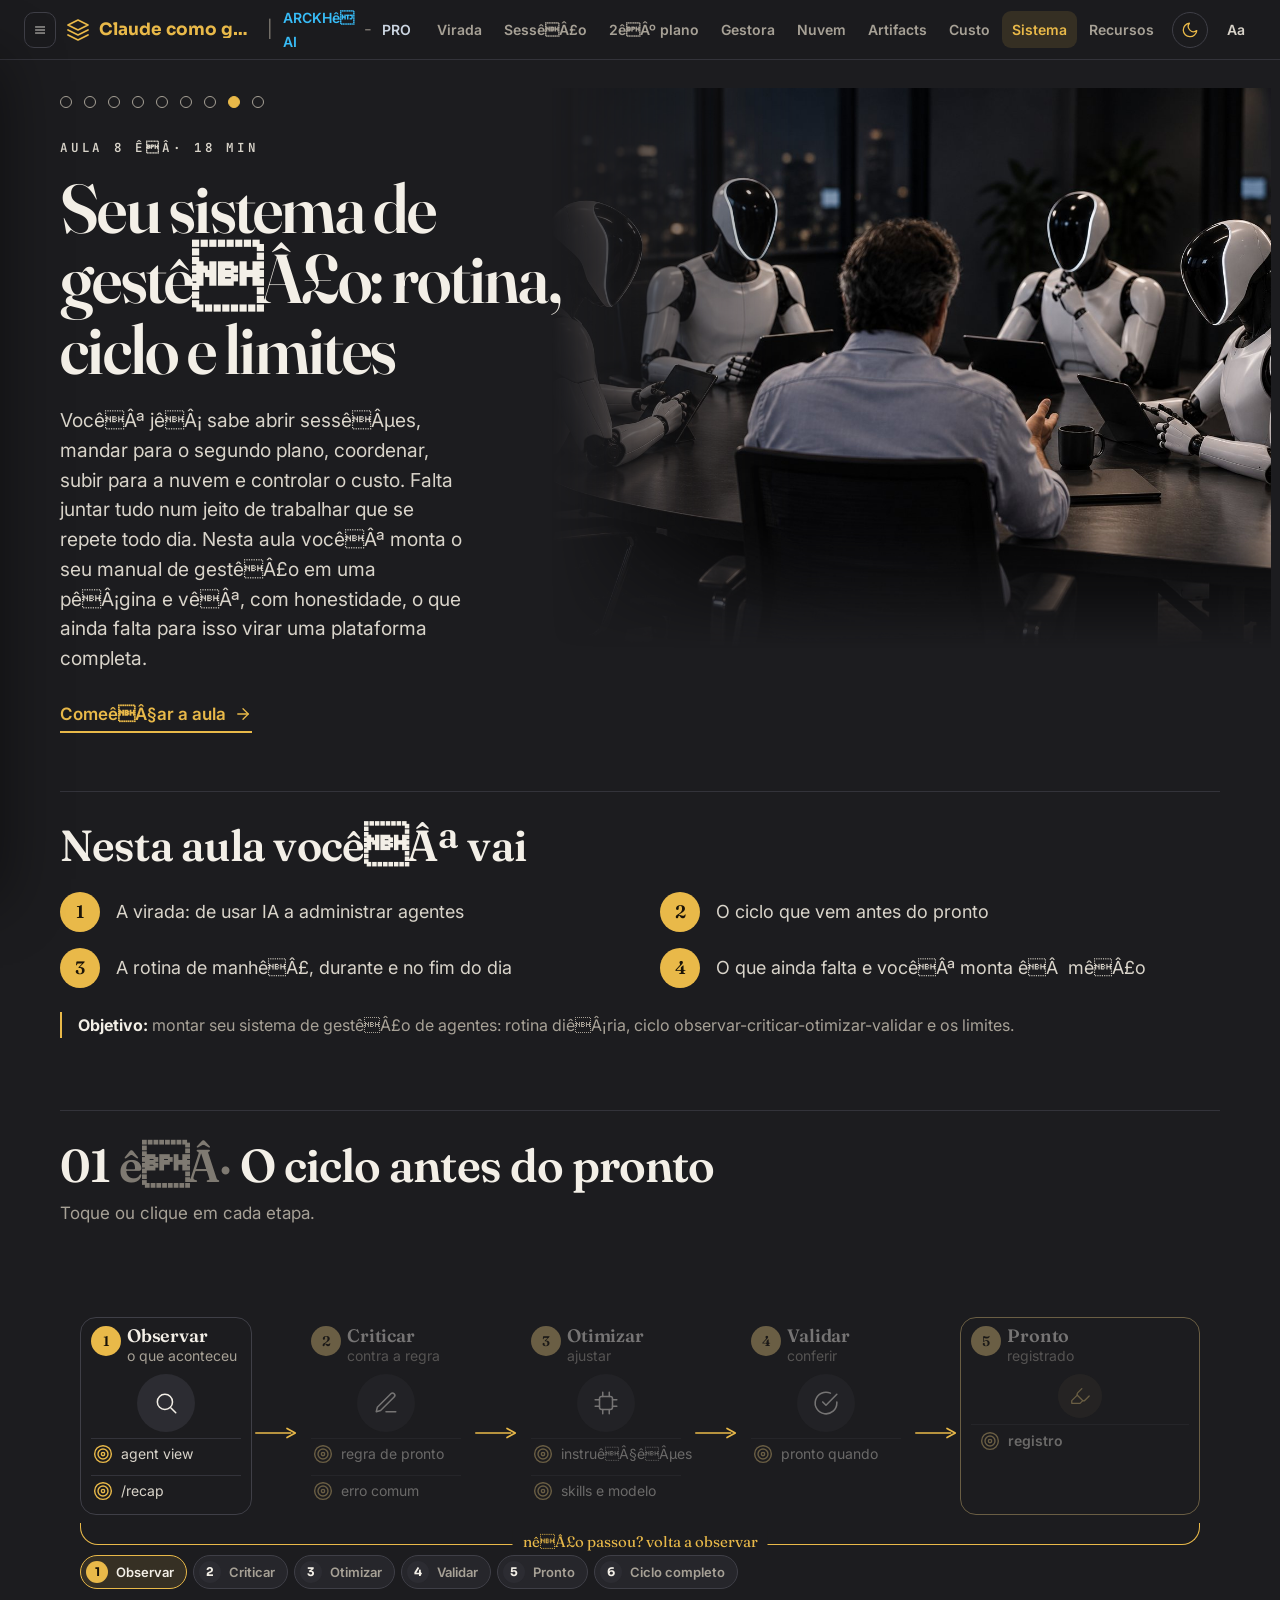
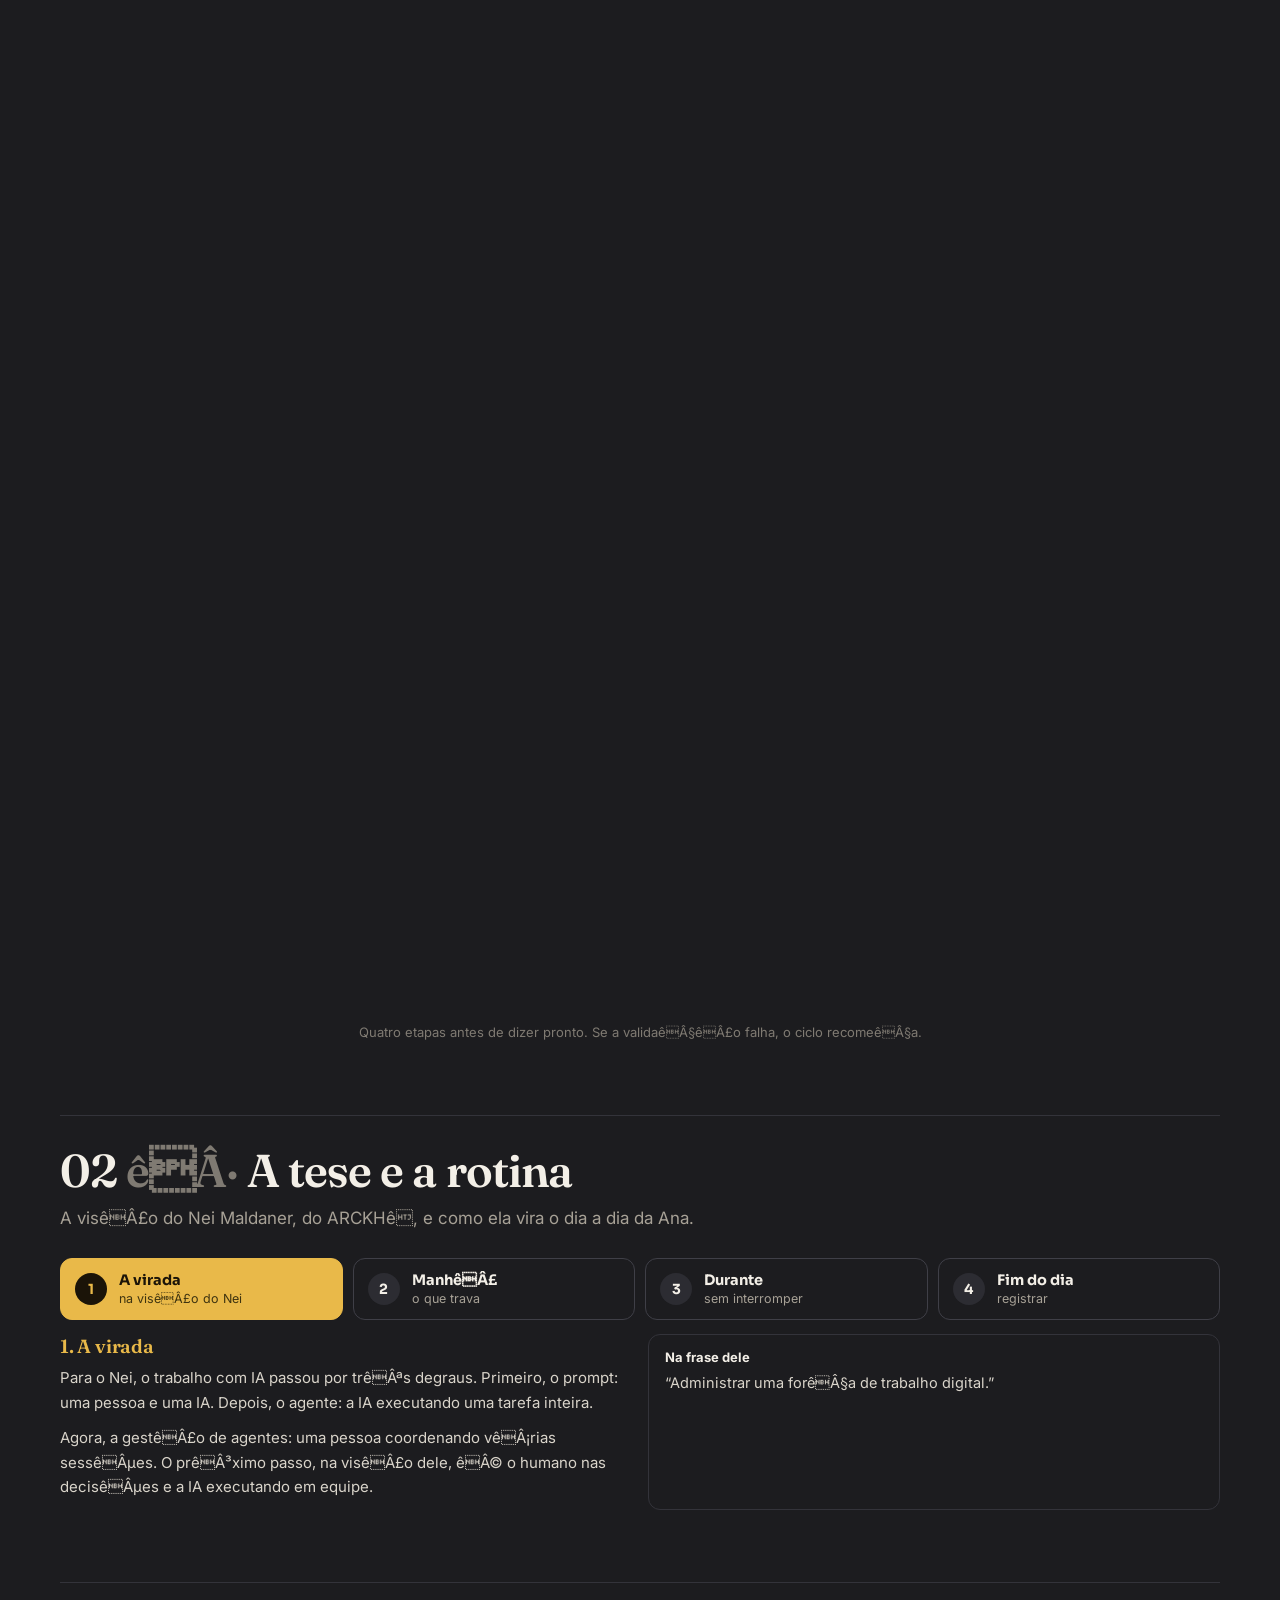
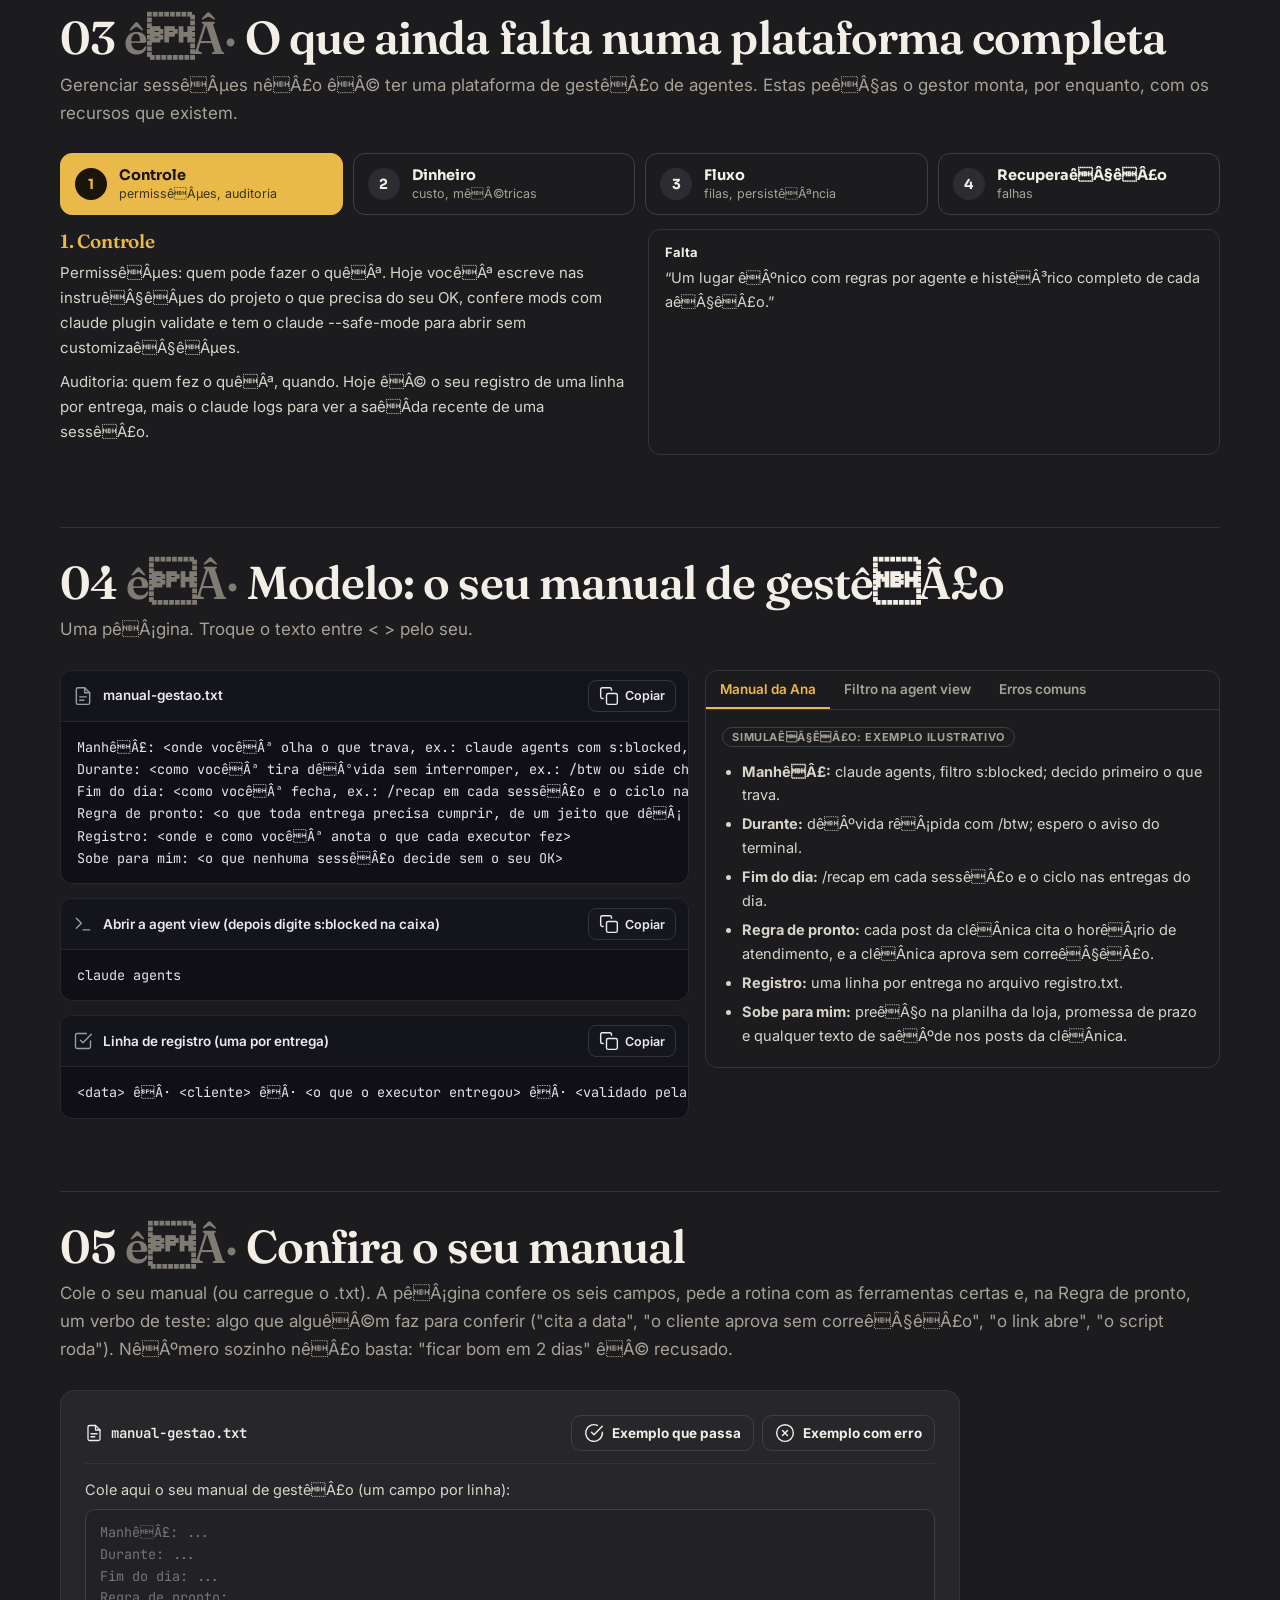
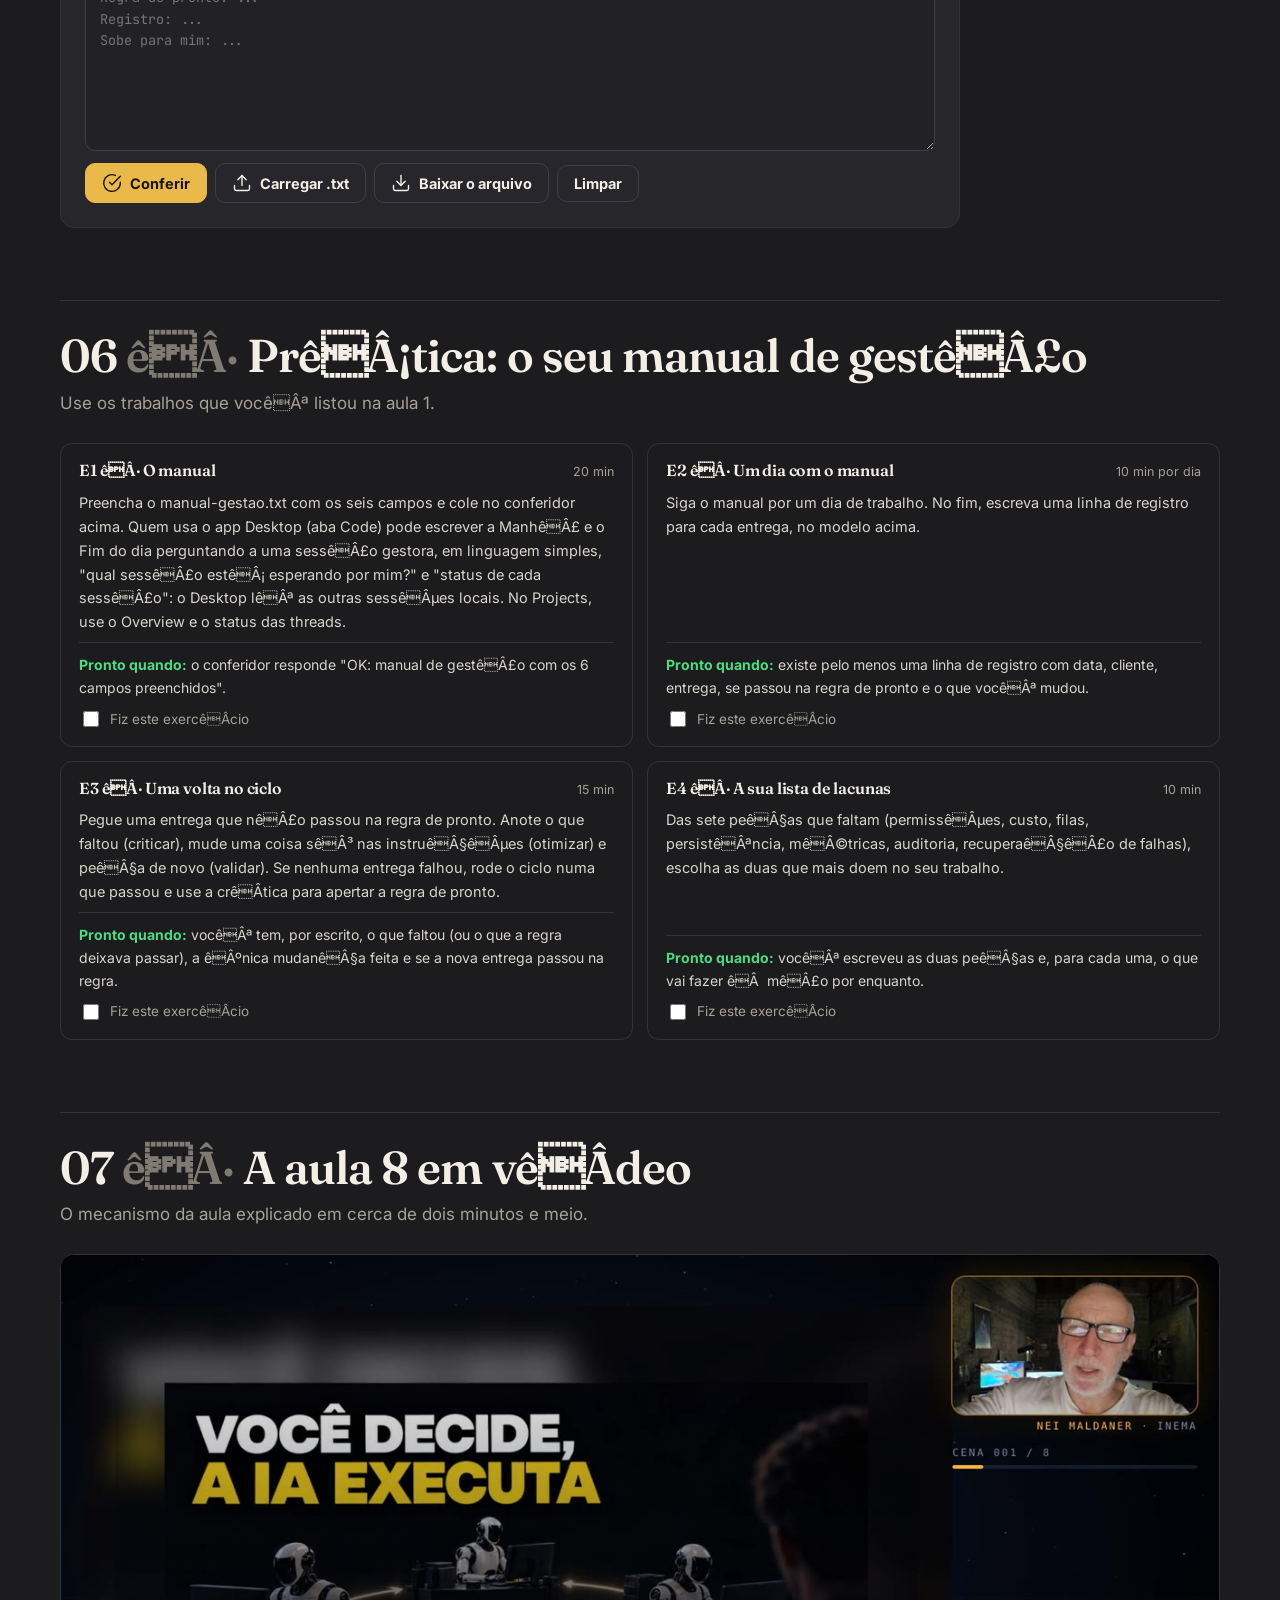
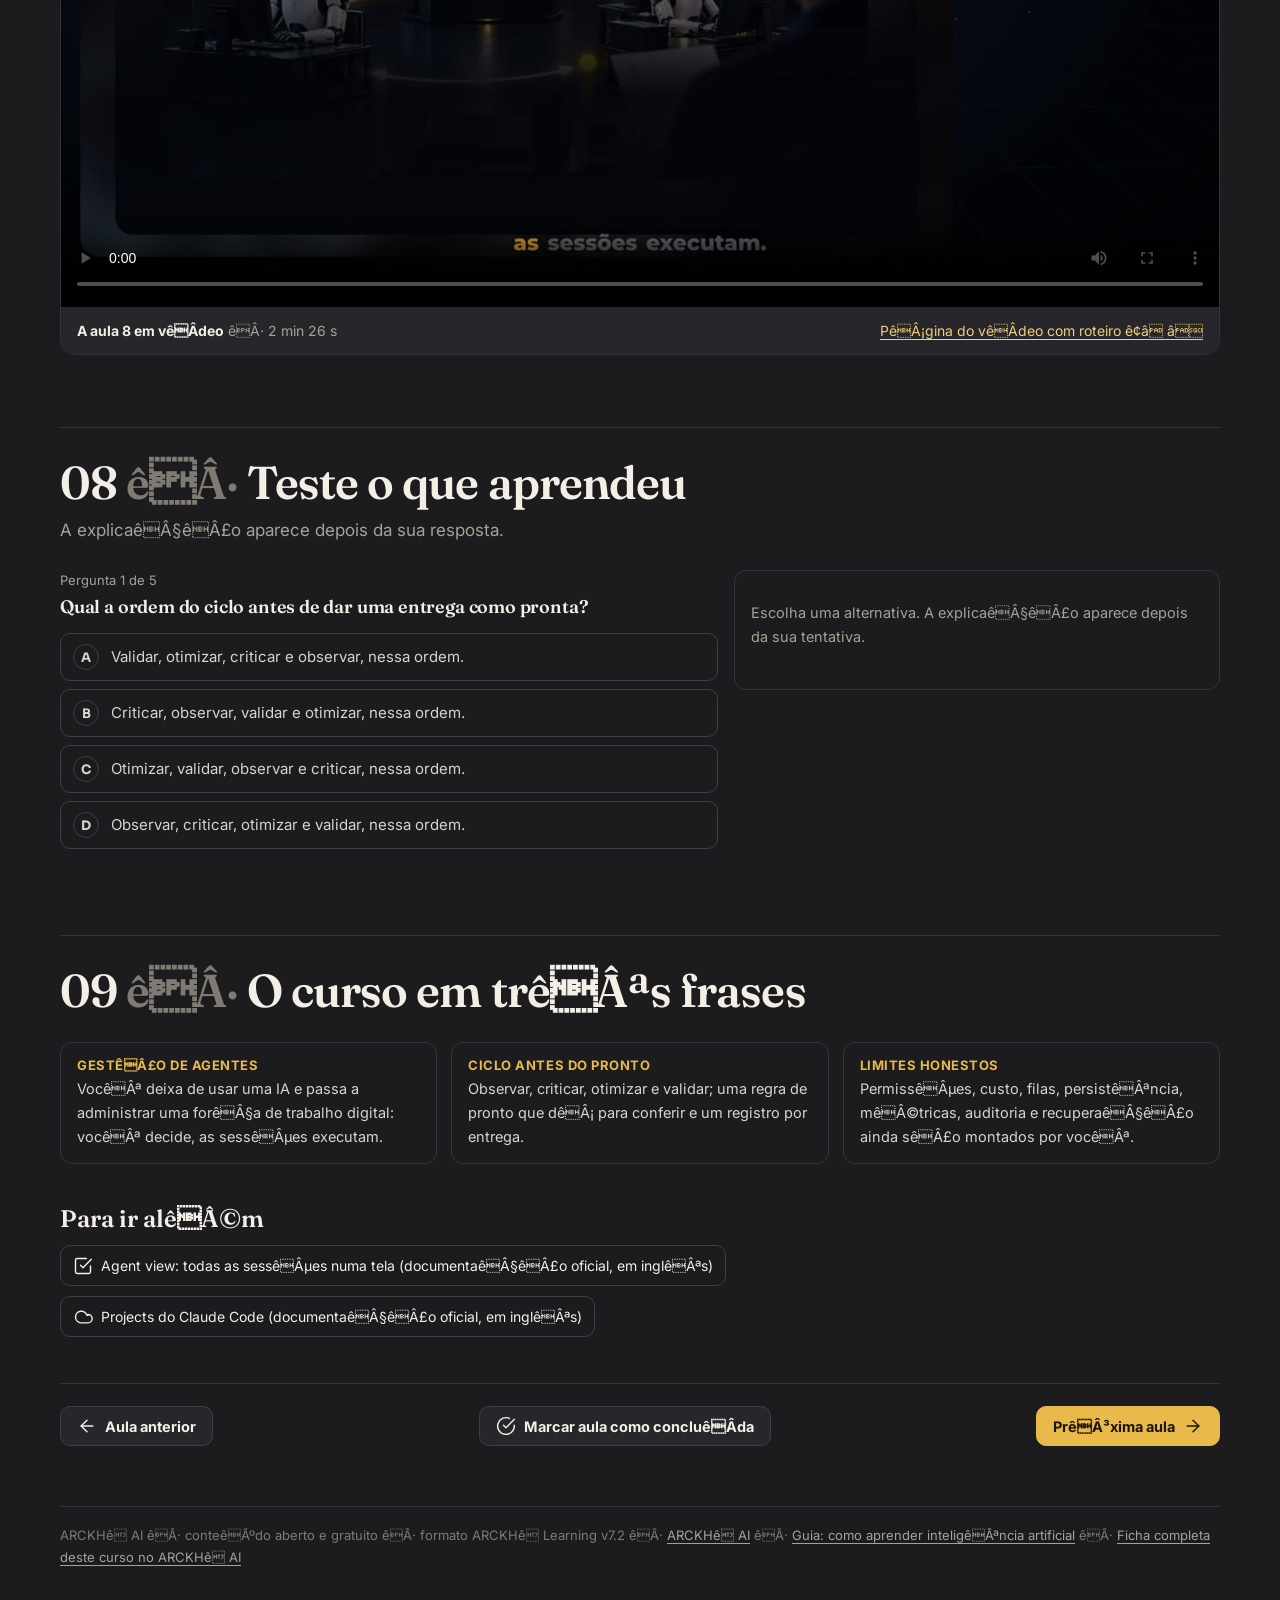
<file: aulas/sistema/index.html>
<!DOCTYPE html>
<html lang="pt-BR">
<head>
<meta charset="utf-8"/>
<meta name="viewport" content="width=device-width, initial-scale=1"/>
<title>Seu sistema de gestêÂ£o: rotina, ciclo e limites êÂ· Claude como gestor de agentes êÂ· ARCKHê</title>
<meta name="description" content="VocêÂª jêÂ¡ sabe abrir sessêÂµes, mandar para o segundo plano, coordenar, subir para a nuvem e controlar o custo. Falta juntar tudo num jeito de trabalhar que se repete todo dia. Nesta aula vocêÂª monta o seu manual de gestêÂ£o em uma pêÂ¡gina e vêÂª, com honestidade, o que ainda falta para isso virar uma plataforma completa."/>
<meta property="og:title" content="Seu sistema de gestêÂ£o: rotina, ciclo e limites êÂ· Claude como gestor de agentes êÂ· ARCKHê"/>
<meta property="og:description" content="VocêÂª jêÂ¡ sabe abrir sessêÂµes, mandar para o segundo plano, coordenar, subir para a nuvem e controlar o custo. Falta juntar tudo num jeito de trabalhar que se repete todo dia. Nesta aula vocêÂª monta o seu manual de gestêÂ£o em uma pêÂ¡gina e vêÂª, com honestidade, o que ainda falta para isso virar uma plataforma completa."/>
<meta property="og:image" content="https://linnoff88-dev.github.io/
<meta name="theme-color" content="#0c0c10"/>
<link rel="icon" href="../../assets/img/favicon.svg" type="image/svg+xml"/>
<link rel="canonical" href="https://linnoff88-dev.github.io/
<link rel="preconnect" href="https://fonts.googleapis.com"/><link rel="preconnect" href="https://fonts.gstatic.com" crossorigin/>
<link href="https://fonts.googleapis.com/css2?family=Inter:wght@400;500;600;700&family=JetBrains+Mono:wght@400;600&family=Sora:wght@600;700;800&family=Fraunces:opsz,wght@9..144,500;9..144,600;9..144,700&display=swap" rel="stylesheet"/>
<link rel="stylesheet" href="../../assets/v71.css"/>
<link rel="stylesheet" href="../../assets/v72.css"/>
<link rel="stylesheet" href="../../assets/v72-conferidor.css"/>
<meta name="generator" content="ARCKHê Learning 7.14.23"/>
<script>try{if(JSON.parse(localStorage.getItem("claude-gestor-de-agentes-v72:tema"))==="papel")document.documentElement.setAttribute("data-tema","papel")}catch(e){}</script>
</head><body data-curso="claude-gestor-de-agentes-v72" data-aula="sistema" data-total="9" data-total-ex="28"><a class="skip" href="#conteudo">Pular para o conteêÂºdo</a><header class="topo"><div class="esq"><button type="button" class="menu-btn" aria-expanded="false" aria-controls="lado"><svg class="ico" viewBox="0 0 24 24" aria-hidden="true"><line x1="3" y1="6" x2="21" y2="6"/><line x1="3" y1="12" x2="21" y2="12"/><line x1="3" y1="18" x2="21" y2="18"/></svg><span class="sr">Aulas</span></button><a class="marca" href="../../index.html"><svg class="ico" viewBox="0 0 24 24" aria-hidden="true"><polygon points="12 2 2 7 12 12 22 7 12 2"/><polyline points="2 17 12 22 22 17"/><polyline points="2 12 12 17 22 12"/></svg><span>Claude como gestor de agentes</span></a><span class="sep">|</span><a class="club" href="https://ARCKHê AI" target="_blank" rel="noopener">ARCKHê AI</a><span class="tr">-</span><a class="pro" href="https://ARCKHê.pro" target="_blank" rel="noopener">PRO</a></div><nav class="dir" aria-label="Aulas"><a href="../../aulas/virada/index.html" class="tlink" title="A virada: de uma conversa por vez para uma equipe de sessêÂµes"><span class="curto">A1</span><span class="longo">Virada</span></a><a href="../../aulas/sessao/index.html" class="tlink" title="Uma sessêÂ£o sem perder o fio: pergunta lateral, resumo, cor e lado a lado"><span class="curto">A2</span><span class="longo">SessêÂ£o</span></a><a href="../../aulas/segundo-plano/index.html" class="tlink" title="Segundo plano: vêÂ¡rias sessêÂµes trabalhando, uma tela para ver todas"><span class="curto">A3</span><span class="longo">2êÂº plano</span></a><a href="../../aulas/sessao-gestora/index.html" class="tlink" title="A sessêÂ£o gestora: ela coordena, vocêÂª decide"><span class="curto">A4</span><span class="longo">Gestora</span></a><a href="../../aulas/nuvem/index.html" class="tlink" title="Local, segundo plano ou nuvem: onde cada trabalho roda"><span class="curto">A5</span><span class="longo">Nuvem</span></a><a href="../../aulas/artifacts/index.html" class="tlink" title="Artifacts: o resultado vira algo que outra pessoa usa"><span class="curto">A6</span><span class="longo">Artifacts</span></a><a href="../../aulas/custo/index.html" class="tlink" title="O painel de controle: custo e saêÂºde das suas sessêÂµes"><span class="curto">A7</span><span class="longo">Custo</span></a><a href="../../aulas/sistema/index.html" class="tlink on" aria-current="page" title="Seu sistema de gestêÂ£o: rotina, ciclo e limites"><span class="curto">A8</span><span class="longo">Sistema</span></a><a href="../../aulas/recursos/index.html" class="tlink" title="Guia dos recursos: o que êÂ© cada um, e um exemplo"><span class="curto">A9</span><span class="longo">Recursos</span></a><button type="button" class="tema-btn" title="Trocar tema claro/escuro"><svg class="ico sol" viewBox="0 0 24 24" aria-hidden="true"><circle cx="12" cy="12" r="4"/><path d="M12 2v2M12 20v2M4.9 4.9l1.4 1.4M17.7 17.7l1.4 1.4M2 12h2M20 12h2M4.9 19.1l1.4-1.4M17.7 6.3l1.4-1.4"/></svg><svg class="ico lua" viewBox="0 0 24 24" aria-hidden="true"><path d="M21 12.8A9 9 0 1 1 11.2 3a7 7 0 0 0 9.8 9.8z"/></svg><span class="sr">Trocar tema claro/escuro</span></button><div class="aa"><button type="button" class="aa-btn" aria-expanded="false" aria-controls="aparencia" title="AparêÂªncia">Aa</button><div class="aa-pop" id="aparencia" hidden><p>Tema</p><div class="aa-seg"><button type="button" data-tema="escuro">Escuro</button><button type="button" data-tema="papel">Papel claro</button></div><p style="margin-top:12px">Tamanho do texto</p><div class="aa-seg"><button type="button" data-escala="0.9">Aê¢Ëâ</button><button type="button" data-escala="1">A</button><button type="button" data-escala="1.12">A+</button></div></div></div></nav></header><div class="casca"><aside class="lado" id="lado" aria-label="Aulas"><a class="voltar" href="https://ARCKHê AI/"><svg class="ico" viewBox="0 0 24 24" aria-hidden="true"><line x1="19" y1="12" x2="5" y2="12"/><polyline points="12 19 5 12 12 5"/></svg>ARCKHê AI</a><p class="curso-nome">Claude como gestor de agentes</p><p class="curso-sub">De uma conversa a uma equipe de sessêÂµes</p><div class="ind"><span class="ind-rot">Estudo (aulas)</span><span class="prog-txt"><span data-pct>0</span>%</span></div><div class="prog" aria-hidden="true"><i></i></div><div class="ind"><span class="ind-rot">PrêÂ¡tica declarada</span><span class="prog-txt"><span data-prat>0</span>/28</span></div><div class="prog pratica" aria-hidden="true"><i></i></div><p class="ind-nota">PrêÂ¡tica = exercêÂ­cios que vocêÂª marcou como feitos. A comprovaêÂ§êÂ£o vem na prova da certificaêÂ§êÂ£o.</p><ol class="lista-aulas"><li><a href="../../aulas/virada/index.html" data-slug="virada" class=""><span class="st" aria-hidden="true"></span><span>1. Da conversa êÂ  gestêÂ£o<small>15 min</small></span></a></li><li><a href="../../aulas/sessao/index.html" data-slug="sessao" class=""><span class="st" aria-hidden="true"></span><span>2. Uma sessêÂ£o sem perder o fio<small>14 min</small></span></a></li><li><a href="../../aulas/segundo-plano/index.html" data-slug="segundo-plano" class=""><span class="st" aria-hidden="true"></span><span>3. SessêÂµes em 2êÂº plano<small>15 min</small></span></a></li><li><a href="../../aulas/sessao-gestora/index.html" data-slug="sessao-gestora" class=""><span class="st" aria-hidden="true"></span><span>4. SessêÂ£o gestora<small>18 min</small></span></a></li><li><a href="../../aulas/nuvem/index.html" data-slug="nuvem" class=""><span class="st" aria-hidden="true"></span><span>5. Onde cada trabalho roda<small>16 min</small></span></a></li><li><a href="../../aulas/artifacts/index.html" data-slug="artifacts" class=""><span class="st" aria-hidden="true"></span><span>6. Do resultado ao link<small>14 min</small></span></a></li><li><a href="../../aulas/custo/index.html" data-slug="custo" class=""><span class="st" aria-hidden="true"></span><span>7. Custo e saêÂºde<small>20 min</small></span></a></li><li><a href="../../aulas/sistema/index.html" data-slug="sistema" class="atual" aria-current="page"><span class="st" aria-hidden="true"></span><span>8. Seu sistema<small>18 min</small></span></a></li><li><a href="../../aulas/recursos/index.html" data-slug="recursos" class=""><span class="st" aria-hidden="true"></span><span>9. Guia dos recursos<small>15 min</small></span></a></li></ol><div class="estudo"><p class="es-tit">Seu estudo</p><details class="es-bloco" data-es="desempenho"><summary><svg class="ico" viewBox="0 0 24 24" aria-hidden="true"><line x1="18" y1="20" x2="18" y2="10"/><line x1="12" y1="20" x2="12" y2="4"/><line x1="6" y1="20" x2="6" y2="14"/></svg><span>Desempenho nos testes</span><span class="es-cont" data-es-cont="desempenho"></span></summary><div class="es-corpo" data-es-corpo="desempenho"></div></details><details class="es-bloco" data-es="notas"><summary><svg class="ico" viewBox="0 0 24 24" aria-hidden="true"><path d="M12 20h9"/><path d="M16.5 3.5a2.1 2.1 0 0 1 3 3L7 19l-4 1 1-4z"/></svg><span>Minhas anotaêÂ§êÂµes</span><span class="es-cont" data-es-cont="notas"></span></summary><div class="es-corpo" data-es-corpo="notas"></div></details><details class="es-bloco" data-es="dados"><summary><svg class="ico" viewBox="0 0 24 24" aria-hidden="true"><ellipse cx="12" cy="5" rx="8" ry="3"/><path d="M4 5v14c0 1.7 3.6 3 8 3s8-1.3 8-3V5"/><path d="M4 12c0 1.7 3.6 3 8 3s8-1.3 8-3"/></svg><span>Copiar meus dados</span><span class="es-cont" data-es-cont="dados"></span></summary><div class="es-corpo" data-es-corpo="dados"><p class="es-exp">Seu progresso, suas anotaêÂ§êÂµes e as notas dos testes ficam sêÂ³ neste navegador. Baixe uma cêÂ³pia (.json) para guardar ou para continuar em outro computador ou navegador; lêÂ¡, carregue a cêÂ³pia. Carregar soma com o que jêÂ¡ existe e nêÂ£o apaga nada.</p><div class="es-acoes"><button type="button" class="es-btn es-exportar"><svg class="ico" viewBox="0 0 24 24" aria-hidden="true"><path d="M21 15v4a2 2 0 0 1-2 2H5a2 2 0 0 1-2-2v-4"/><polyline points="7 10 12 15 17 10"/><line x1="12" y1="15" x2="12" y2="3"/></svg>Baixar cêÂ³pia</button><label class="es-btn es-importar"><svg class="ico" viewBox="0 0 24 24" aria-hidden="true"><path d="M21 15v4a2 2 0 0 1-2 2H5a2 2 0 0 1-2-2v-4"/><polyline points="17 8 12 3 7 8"/><line x1="12" y1="3" x2="12" y2="15"/></svg>Carregar cêÂ³pia<input type="file" class="sr" accept=".json,application/json"/></label></div><p class="es-msg" aria-live="polite"></p></div></details></div><script type="application/json" id="estudo-dados">{"txt": {"titulo": "Seu estudo", "continuar": "Continuar de onde parei", "comecar": "ComeêÂ§ar pela aula 1", "cta_continuar": "Continuar a aula {n}", "hoje": "hoje", "ontem": "ontem", "ha_dias": "hêÂ¡ {n} dias", "desempenho": "Desempenho nos testes", "notas": "Minhas anotaêÂ§êÂµes", "dados": "Copiar meus dados", "sem_testes": "Nenhum teste feito ainda. O teste fica no fim de cada aula.", "nao_fez": "teste ainda nêÂ£o feito", "ultimo": "êÅ¡ltimo", "melhor": "Melhor", "tentativas": "tentativas", "tentativa": "tentativa", "tudo_certo": "Acertou tudo no êÂºltimo teste.", "rever": "Para rever", "resposta": "Resposta certa:", "ir_teste": "Refazer o teste", "sem_notas": "Nenhuma anotaêÂ§êÂ£o ainda. Na aula, selecione um trecho do texto e toque em Marcar ou Anotar.", "so_marcado": "(sêÂ³ marcado)", "marcar": "Marcar", "anotar": "Anotar", "salvar": "Salvar", "apagar": "Apagar marca", "fechar": "Fechar", "nota_ph": "Escreva sua anotaêÂ§êÂ£o sobre este trechoê¢â¬Â¦", "um_bloco": "Marque dentro de um parêÂ¡grafo sêÂ³.", "nao_marca": "Este trecho nêÂ£o pode ser marcado.", "dados_exp": "Seu progresso, suas anotaêÂ§êÂµes e as notas dos testes ficam sêÂ³ neste navegador. Baixe uma cêÂ³pia (.json) para guardar ou para continuar em outro computador ou navegador; lêÂ¡, carregue a cêÂ³pia. Carregar soma com o que jêÂ¡ existe e nêÂ£o apaga nada.", "exportar": "Baixar cêÂ³pia", "importar": "Carregar cêÂ³pia", "import_ok": "CêÂ³pia carregada ({n} itens). Atualizando a pêÂ¡ginaê¢â¬Â¦", "import_erro": "Arquivo nêÂ£o reconhecido. Nada foi alterado.", "import_outro": "Esta cêÂ³pia êÂ© de outro curso. Nada foi alterado.", "export_ok": "CêÂ³pia baixada."}, "aulas": [{"slug": "virada", "num": 1, "t": "Da conversa êÂ  gestêÂ£o", "quiz": {"sec": "s9", "perguntas": [{"p": "O que muda no seu papel quando vocêÂª passa do agente para a gestêÂ£o de agentes?", "certa": "VocêÂª coordena vêÂ¡rias sessêÂµes e entra sêÂ³ nas decisêÂµes."}, {"p": "O que êÂ© uma sessêÂ£o, no sentido deste curso?", "certa": "Uma conversa do Claude com o seu prêÂ³prio histêÂ³rico, independente das outras."}, {"p": "A Ana quer ver numa tela sêÂ³ quais sessêÂµes terminaram e qual estêÂ¡ esperando por ela. Em que grupo isso estêÂ¡?", "certa": "Ver, com a agent view."}, {"p": "Qual destes recursos estêÂ¡ marcado como experimental e vem desligado por padrêÂ£o?", "certa": "Agent teams."}, {"p": "Rodar vêÂ¡rias sessêÂµes ao mesmo tempo jêÂ¡ êÂ© uma plataforma completa de gestêÂ£o de agentes?", "certa": "NêÂ£o: permissêÂµes, custo, filas, mêÂ©tricas e recuperaêÂ§êÂ£o de falhas ainda sêÂ£o montados por vocêÂª."}]}}, {"slug": "sessao", "num": 2, "t": "Uma sessêÂ£o sem perder o fio", "quiz": {"sec": "s6", "perguntas": [{"p": "No meio de uma tarefa, vocêÂª quer tirar uma dêÂºvida rêÂ¡pida sem desviar a conversa. O que usar?", "certa": "/btw seguido da pergunta."}, {"p": "VocêÂª pergunta com /btw: \"pesquise na internet o preêÂ§o do concorrente\". O que acontece?", "certa": "Ele nêÂ£o pesquisa: o /btw responde sêÂ³ com o que a sessêÂ£o jêÂ¡ tem, sem ferramentas."}, {"p": "Para que serve o /recap?", "certa": "Dar um resumo de uma linha do que a sessêÂ£o fez, na hora."}, {"p": "No app Desktop, como abrir uma segunda sessêÂ£o lado a lado com a atual?", "certa": "Alt+clique (Option no Mac) na sessêÂ£o da barra lateral."}, {"p": "Por que dar uma cor a cada sessêÂ£o com /color?", "certa": "Para reconhecer a sessêÂ£o de relance, inclusive na agent view."}]}}, {"slug": "segundo-plano", "num": 3, "t": "SessêÂµes em 2êÂº plano", "quiz": {"sec": "s7", "perguntas": [{"p": "VocêÂª quer que o Claude resuma um relatêÂ³rio enquanto vocêÂª faz outra coisa. Qual comando?", "certa": "claude --bg \"Resuma o relatêÂ³rio\""}, {"p": "Na agent view, em que grupo aparece a sessêÂ£o que estêÂ¡ esperando vocêÂª responder?", "certa": "Needs input"}, {"p": "VocêÂª fechou o terminal com duas sessêÂµes em segundo plano. O que acontece?", "certa": "Continuam rodando, com o computador ligado."}, {"p": "Como ver sêÂ³ as sessêÂµes que estêÂ£o esperando por vocêÂª?", "certa": "Digitar s:blocked na caixa da agent view."}, {"p": "Uma sessêÂ£o em segundo plano criou trêÂªs subagentes por dentro. Quantas linhas novas aparecem na agent view?", "certa": "Nenhuma alêÂ©m da prêÂ³pria sessêÂ£o."}]}}, {"slug": "sessao-gestora", "num": 4, "t": "SessêÂ£o gestora", "quiz": {"sec": "s8", "perguntas": [{"p": "O que êÂ© a sessêÂ£o gestora neste curso?", "certa": "Um papel: acompanhar as sessêÂµes, resolver o pequeno e subir o grande."}, {"p": "Qual caminho roda as tarefas sem o seu computador ligado?", "certa": "Projects, com threads na nuvem."}, {"p": "VocêÂª usa sêÂ³ o app Desktop, sem terminal. Como saber qual sessêÂ£o estêÂ¡ esperando por vocêÂª?", "certa": "Perguntar numa sessêÂ£o da aba Code, em linguagem simples."}, {"p": "A gestora da Ana pergunta se pode mandar o relatêÂ³rio pronto direto para a padaria. Pelas instruêÂ§êÂµes da Ana, o que acontece?", "certa": "Espera o OK da Ana."}, {"p": "Por que o status vem em trêÂªs estados (concluêÂ­do, bloqueado, precisa de vocêÂª)?", "certa": "Para vocêÂª bater o olho e agir sêÂ³ no que precisa de vocêÂª."}]}}, {"slug": "nuvem", "num": 5, "t": "Onde cada trabalho roda", "quiz": {"sec": "s7", "perguntas": [{"p": "VocêÂª desliga o notebook e vai embora. Qual trabalho continua andando?", "certa": "A thread de um projeto rodando na nuvem."}, {"p": "A Ana vai fazer o relatêÂ³rio semanal da padaria com as vendas da semana. Pela regra do curso, onde isso roda?", "certa": "No computador dela: local ou em segundo plano."}, {"p": "O que vocêÂª escreve nas instruêÂ§êÂµes do projeto?", "certa": "Para que serve, onde trabalhar, como conferir, o que fazer se faltar algo e o que precisa do seu OK."}, {"p": "VocêÂª abre a barra lateral e nêÂ£o encontra os Projects. O que isso quer dizer?", "certa": "A beta libera aos poucos: entre na lista de espera."}, {"p": "Uma thread do projeto precisa de um arquivo que vocêÂª nêÂ£o quer guardar na nuvem. O que fazer?", "certa": "Pedir que ela rode no seu computador (Work locally), ligado e acordado."}]}}, {"slug": "artifacts", "num": 6, "t": "Do resultado ao link", "quiz": {"sec": "s7", "perguntas": [{"p": "VocêÂª terminou o painel e quer que a equipe veja. Qual êÂ© o caminho?", "certa": "BotêÂ£o Share e escolher o acesso; depois copiar o link."}, {"p": "A Ana compartilhou um painel novo pelo botêÂ£o Share com a dona da padaria. O que a dona precisa para abrir?", "certa": "Entrar com uma conta Claude."}, {"p": "Quais tipos de artifact ainda estêÂ£o em beta?", "certa": "PainêÂ©is e Motion."}, {"p": "A Ana vai mostrar êÂ  dona da padaria, numa reuniêÂ£o, o resultado do mêÂªs em 6 telas. Qual tipo serve melhor?", "certa": "ApresentaêÂ§êÂ£o (Slides)."}, {"p": "O que êÂ© a IA embutida num artifact?", "certa": "Perguntas em linguagem natural feitas dentro da prêÂ³pria pêÂ¡gina."}]}}, {"slug": "custo", "num": 7, "t": "Custo e saêÂºde", "quiz": {"sec": "s10", "perguntas": [{"p": "Por que trêÂªs sessêÂµes abertas ao mesmo tempo gastam mais do que uma?", "certa": "Porque cada sessêÂ£o tem o prêÂ³prio contexto, lido a cada mensagem."}, {"p": "Qual comando mostra quanto do limite do plano vocêÂª jêÂ¡ usou?", "certa": "/usage, com o custo da sessêÂ£o e o uso do plano."}, {"p": "Ana tem uma sessêÂ£o que sêÂ³ gera legendas de foto. O que fazer com o /advisor nela?", "certa": "Deixar desligado: modelo forte êÂ© para decisêÂµes grandes."}, {"p": "Antes de instalar um mod, o que fazer?", "certa": "Rodar claude plugin validate e ler os eventos e o que ele pede."}, {"p": "VocêÂª rodou /skill-doctor e o relatêÂ³rio veio vazio. O que isso quer dizer?", "certa": "Que vocêÂª nêÂ£o tem skill instalada, e estêÂ¡ tudo bem."}]}}, {"slug": "sistema", "num": 8, "t": "Seu sistema", "quiz": {"sec": "s8", "perguntas": [{"p": "Qual a ordem do ciclo antes de dar uma entrega como pronta?", "certa": "Observar, criticar, otimizar e validar, nessa ordem."}, {"p": "De manhêÂ£, como Ana vêÂª sêÂ³ as sessêÂµes que esperam por ela?", "certa": "Na agent view, digita s:blocked na caixa de filtro."}, {"p": "Qual destas êÂ© uma regra de pronto que dêÂ¡ para conferir?", "certa": "Cada post cita o horêÂ¡rio, e a clêÂ­nica aprova."}, {"p": "Gerenciar vêÂ¡rias sessêÂµes êÂ© o mesmo que ter uma plataforma completa de gestêÂ£o de agentes?", "certa": "NêÂ£o: faltam peêÂ§as como permissêÂµes, filas e auditoria."}, {"p": "Por que registrar uma linha por entrega?", "certa": "Para saber, depois, quem fez o quêÂª e o que vocêÂª mudou."}]}}, {"slug": "recursos", "num": 9, "t": "Guia dos recursos", "quiz": {"sec": "s9", "perguntas": [{"p": "Ana quer ver, numa tela sêÂ³, qual das trêÂªs sessêÂµes em segundo plano estêÂ¡ esperando por ela. O que ela usa?", "certa": "claude agents, que mostra todas as sessêÂµes e quem estêÂ¡ em Needs input."}, {"p": "Ana vai viajar e quer que os posts da clêÂ­nica continuem sendo feitos com o computador dela desligado. Qual recurso serve?", "certa": "Uma thread de um projeto no Projects, rodando na nuvem."}, {"p": "Qual destes recursos êÂ© experimental e vem desligado?", "certa": "Agent teams."}, {"p": "Ana baixou um mod e quer saber o que ele faz sozinho antes de instalar. Qual comando ela roda?", "certa": "claude plugin validate ./pasta-do-mod"}]}}]}</script><div class="lado-card">Ideia central<b>VocêÂª deixa de conversar e passa a coordenar</b>VêÂ¡rias sessêÂµes trabalhando, uma visêÂ£o que mostra quem precisa de vocêÂª, e as suas decisêÂµes no centro.<br/><a href="https://linnoff88-dev.github.io/ target="_blank" rel="noopener">Ir para a sessêÂ£o gestora ê¢â â</a></div></aside><main class="principal" id="conteudo"><div class="miolo" data-competencias="gerir-forca-de-trabalho-digital;aplicar-ciclo-de-validacao;reconhecer-limites-da-plataforma"><div class="aula-hero com-img"><div class="ah-txt"><nav class="pontos" aria-label="Aulas"><a href="../../aulas/virada/index.html" class="pt" data-slug="virada" title="A virada: de uma conversa por vez para uma equipe de sessêÂµes"><span class="sr">A virada: de uma conversa por vez para uma equipe de sessêÂµes</span></a><a href="../../aulas/sessao/index.html" class="pt" data-slug="sessao" title="Uma sessêÂ£o sem perder o fio: pergunta lateral, resumo, cor e lado a lado"><span class="sr">Uma sessêÂ£o sem perder o fio: pergunta lateral, resumo, cor e lado a lado</span></a><a href="../../aulas/segundo-plano/index.html" class="pt" data-slug="segundo-plano" title="Segundo plano: vêÂ¡rias sessêÂµes trabalhando, uma tela para ver todas"><span class="sr">Segundo plano: vêÂ¡rias sessêÂµes trabalhando, uma tela para ver todas</span></a><a href="../../aulas/sessao-gestora/index.html" class="pt" data-slug="sessao-gestora" title="A sessêÂ£o gestora: ela coordena, vocêÂª decide"><span class="sr">A sessêÂ£o gestora: ela coordena, vocêÂª decide</span></a><a href="../../aulas/nuvem/index.html" class="pt" data-slug="nuvem" title="Local, segundo plano ou nuvem: onde cada trabalho roda"><span class="sr">Local, segundo plano ou nuvem: onde cada trabalho roda</span></a><a href="../../aulas/artifacts/index.html" class="pt" data-slug="artifacts" title="Artifacts: o resultado vira algo que outra pessoa usa"><span class="sr">Artifacts: o resultado vira algo que outra pessoa usa</span></a><a href="../../aulas/custo/index.html" class="pt" data-slug="custo" title="O painel de controle: custo e saêÂºde das suas sessêÂµes"><span class="sr">O painel de controle: custo e saêÂºde das suas sessêÂµes</span></a><a href="../../aulas/sistema/index.html" class="pt on" data-slug="sistema" title="Seu sistema de gestêÂ£o: rotina, ciclo e limites"><span class="sr">Seu sistema de gestêÂ£o: rotina, ciclo e limites</span></a><a href="../../aulas/recursos/index.html" class="pt" data-slug="recursos" title="Guia dos recursos: o que êÂ© cada um, e um exemplo"><span class="sr">Guia dos recursos: o que êÂ© cada um, e um exemplo</span></a></nav><p class="kicker">Aula 8 êÂ· 18 min</p><h1>Seu sistema de gestêÂ£o: rotina, ciclo e limites</h1><p class="lead">VocêÂª jêÂ¡ sabe abrir sessêÂµes, mandar para o segundo plano, coordenar, subir para a nuvem e controlar o custo. Falta juntar tudo num jeito de trabalhar que se repete todo dia. Nesta aula vocêÂª monta o seu manual de gestêÂ£o em uma pêÂ¡gina e vêÂª, com honestidade, o que ainda falta para isso virar uma plataforma completa.</p><a class="comecar" href="#s1">ComeêÂ§ar a aula <svg class="ico" viewBox="0 0 24 24" aria-hidden="true"><line x1="5" y1="12" x2="19" y2="12"/><polyline points="12 5 19 12 12 19"/></svg></a></div><figure class="ah-img"><img src="../../assets/img/hero/sistema.jpg" alt="ReuniêÂ£o numa mesa escura: uma pessoa êÂ  cabeceira e quatro robêÂ´s humanoides em volta, cada um com um tablet." width="1536" height="1024"/></figure></div><div class="nesta2"><h2>Nesta aula vocêÂª vai</h2><ol><li><b class="dn">1</b><span>A virada: de usar IA a administrar agentes</span></li><li><b class="dn">2</b><span>O ciclo que vem antes do pronto</span></li><li><b class="dn">3</b><span>A rotina de manhêÂ£, durante e no fim do dia</span></li><li><b class="dn">4</b><span>O que ainda falta e vocêÂª monta êÂ  mêÂ£o</span></li></ol><p class="objetivo"><b>Objetivo:</b> montar seu sistema de gestêÂ£o de agentes: rotina diêÂ¡ria, ciclo observar-criticar-otimizar-validar e os limites.</p></div><section class="secao" id="s1"><div class="sec-cab"><div><h2><span class="sn">01</span><span class="sp" aria-hidden="true"> êÂ· </span>O ciclo antes do pronto</h2><p>Toque ou clique em cada etapa.</p></div></div><div class="scrolly dg-bloco"><div class="sc-fig"><p class="sc-tit" aria-hidden="true"><span class="sc-aula">Aula 8</span><span class="sn">01</span><span class="sp"> êÂ· </span><span class="sc-t">O ciclo antes do pronto</span><span class="sc-sub">Toque ou clique em cada etapa.</span></p><div class="painel"><div class="dg fluxo"><button type="button" class="dg-no" aria-pressed="false"><span class="cab"><b class="dn">1</b><span class="ic"><svg class="ico" viewBox="0 0 24 24" aria-hidden="true"><circle cx="11" cy="11" r="7"/><line x1="21" y1="21" x2="16.6" y2="16.6"/></svg></span><span class="nome">Observar</span></span><span class="sub">o que aconteceu</span><ul><li><svg class="ico" viewBox="0 0 24 24" aria-hidden="true"><circle cx="12" cy="12" r="10"/><circle cx="12" cy="12" r="6"/><circle cx="12" cy="12" r="2"/></svg><span>agent view</span></li><li><svg class="ico" viewBox="0 0 24 24" aria-hidden="true"><circle cx="12" cy="12" r="10"/><circle cx="12" cy="12" r="6"/><circle cx="12" cy="12" r="2"/></svg><span>/recap</span></li></ul><template><b>Observar.</b> Olhe o que cada sessêÂ£o fez antes de opinar. Na agent view (claude agents), o filtro s:blocked mostra tudo que espera por vocêÂª. Ao entrar numa sessêÂ£o, o Claude resume o que aconteceu enquanto vocêÂª estava fora. No Projects, o Overview mostra um ponto na thread que espera por vocêÂª.</template></button><span class="dg-seta" aria-hidden="true"><svg viewBox="0 0 48 14"><line x1="2" y1="7" x2="40" y2="7"/><path d="M36 2 L45 7 L36 12"/></svg><i class="pulso"></i></span><button type="button" class="dg-no" aria-pressed="false"><span class="cab"><b class="dn">2</b><span class="ic"><svg class="ico" viewBox="0 0 24 24" aria-hidden="true"><path d="M12 20h9"/><path d="M16.5 3.5a2.1 2.1 0 0 1 3 3L7 19l-4 1 1-4z"/></svg></span><span class="nome">Criticar</span></span><span class="sub">contra a regra</span><ul><li><svg class="ico" viewBox="0 0 24 24" aria-hidden="true"><circle cx="12" cy="12" r="10"/><circle cx="12" cy="12" r="6"/><circle cx="12" cy="12" r="2"/></svg><span>regra de pronto</span></li><li><svg class="ico" viewBox="0 0 24 24" aria-hidden="true"><circle cx="12" cy="12" r="10"/><circle cx="12" cy="12" r="6"/><circle cx="12" cy="12" r="2"/></svg><span>erro comum</span></li></ul><template><b>Criticar.</b> Compare a entrega com a sua regra de pronto, nêÂ£o com a sua impressêÂ£o. A regra tem de ser conferêÂ­vel: "cita a data de cada post", "o cliente aprova sem correêÂ§êÂ£o". Anote o que faltou.</template></button><span class="dg-seta" aria-hidden="true"><svg viewBox="0 0 48 14"><line x1="2" y1="7" x2="40" y2="7"/><path d="M36 2 L45 7 L36 12"/></svg><i class="pulso"></i></span><button type="button" class="dg-no" aria-pressed="false"><span class="cab"><b class="dn">3</b><span class="ic"><svg class="ico" viewBox="0 0 24 24" aria-hidden="true"><rect x="6" y="6" width="12" height="12" rx="2"/><path d="M9 2v4M15 2v4M9 18v4M15 18v4M2 9h4M2 15h4M18 9h4M18 15h4"/></svg></span><span class="nome">Otimizar</span></span><span class="sub">ajustar</span><ul><li><svg class="ico" viewBox="0 0 24 24" aria-hidden="true"><circle cx="12" cy="12" r="10"/><circle cx="12" cy="12" r="6"/><circle cx="12" cy="12" r="2"/></svg><span>instruêÂ§êÂµes</span></li><li><svg class="ico" viewBox="0 0 24 24" aria-hidden="true"><circle cx="12" cy="12" r="10"/><circle cx="12" cy="12" r="6"/><circle cx="12" cy="12" r="2"/></svg><span>skills e modelo</span></li></ul><template><b>Otimizar.</b> Corrija a causa, nêÂ£o sêÂ³ a entrega: ajuste as instruêÂ§êÂµes da sessêÂ£o ou do projeto, desligue a skill que atrapalha, ligue o /advisor numa decisêÂ£o grande. Uma mudanêÂ§a de cada vez, para saber o que funcionou.</template></button><span class="dg-seta" aria-hidden="true"><svg viewBox="0 0 48 14"><line x1="2" y1="7" x2="40" y2="7"/><path d="M36 2 L45 7 L36 12"/></svg><i class="pulso"></i></span><button type="button" class="dg-no" aria-pressed="false"><span class="cab"><b class="dn">4</b><span class="ic"><svg class="ico" viewBox="0 0 24 24" aria-hidden="true"><path d="M22 11.1V12a10 10 0 1 1-5.9-9.1"/><polyline points="22 4 12 14 9 11"/></svg></span><span class="nome">Validar</span></span><span class="sub">conferir</span><ul><li><svg class="ico" viewBox="0 0 24 24" aria-hidden="true"><circle cx="12" cy="12" r="10"/><circle cx="12" cy="12" r="6"/><circle cx="12" cy="12" r="2"/></svg><span>pronto quando</span></li></ul><template><b>Validar.</b> Rode de novo e confira pela regra de pronto. Passou: estêÂ¡ pronto. NêÂ£o passou: volta a observar. Esse ciclo de observar, criticar, otimizar e validar êÂ© o Loop-R, o mêÂ©todo ARCKHê.</template></button><span class="dg-seta" aria-hidden="true"><svg viewBox="0 0 48 14"><line x1="2" y1="7" x2="40" y2="7"/><path d="M36 2 L45 7 L36 12"/></svg><i class="pulso"></i></span><button type="button" class="dg-no forte" aria-pressed="false"><span class="cab"><b class="dn">5</b><span class="ic"><svg class="ico" viewBox="0 0 24 24" aria-hidden="true"><path d="M9 11l-6 6v3h9l3-3"/><path d="M22 12l-4.6 4.6a2 2 0 0 1-2.8 0l-5.2-5.2a2 2 0 0 1 0-2.8L14 4"/></svg></span><span class="nome">Pronto</span></span><span class="sub">registrado</span><ul><li><svg class="ico" viewBox="0 0 24 24" aria-hidden="true"><circle cx="12" cy="12" r="10"/><circle cx="12" cy="12" r="6"/><circle cx="12" cy="12" r="2"/></svg><span>registro</span></li></ul><template><b>Pronto.</b> SêÂ³ depois de validar vocêÂª dêÂ¡ como concluêÂ­do. E registra numa linha o que o executor fez, o que vocêÂª mudou e o resultado. êâ° esse registro que vira o seu histêÂ³rico.</template></button></div><div class="dg-volta" aria-hidden="true"><span>nêÂ£o passou? volta a observar</span></div><nav class="sc-nav" aria-label="Etapas"><button type="button" class="sc-ir" data-ir="0" title="Observar"><b>1</b><span>Observar</span></button><button type="button" class="sc-ir" data-ir="1" title="Criticar"><b>2</b><span>Criticar</span></button><button type="button" class="sc-ir" data-ir="2" title="Otimizar"><b>3</b><span>Otimizar</span></button><button type="button" class="sc-ir" data-ir="3" title="Validar"><b>4</b><span>Validar</span></button><button type="button" class="sc-ir" data-ir="4" title="Pronto"><b>5</b><span>Pronto</span></button><button type="button" class="sc-ir" data-ir="5" title="O Loop-R"><b>6</b><span>Ciclo completo</span></button></nav><div class="sc-cap" aria-hidden="true"><span class="sc-n">1/6</span><h3>Observar</h3><p>Olhe o que cada sessêÂ£o fez antes de opinar. Na agent view (claude agents), o filtro s:blocked mostra tudo que espera por vocêÂª. Ao entrar numa sessêÂ£o, o Claude resume o que aconteceu enquanto vocêÂª estava fora. No Projects, o Overview mostra um ponto na thread que espera por vocêÂª.</p></div><p class="sc-dica"><svg class="ico" viewBox="0 0 24 24" aria-hidden="true"><line x1="5" y1="12" x2="19" y2="12"/><polyline points="12 5 19 12 12 19"/></svg>Role a pêÂ¡gina: cada etapa abaixo acende a sua parte do diagrama.</p></div></div><ol class="sc-passos"><li class="sc-passo" data-foco="0"><span class="sc-n">1/6</span><h3>Observar</h3><p>Olhe o que cada sessêÂ£o fez antes de opinar. Na agent view (claude agents), o filtro s:blocked mostra tudo que espera por vocêÂª. Ao entrar numa sessêÂ£o, o Claude resume o que aconteceu enquanto vocêÂª estava fora. No Projects, o Overview mostra um ponto na thread que espera por vocêÂª.</p></li><li class="sc-passo" data-foco="1"><span class="sc-n">2/6</span><h3>Criticar</h3><p>Compare a entrega com a sua regra de pronto, nêÂ£o com a sua impressêÂ£o. A regra tem de ser conferêÂ­vel: "cita a data de cada post", "o cliente aprova sem correêÂ§êÂ£o". Anote o que faltou.</p></li><li class="sc-passo" data-foco="2"><span class="sc-n">3/6</span><h3>Otimizar</h3><p>Corrija a causa, nêÂ£o sêÂ³ a entrega: ajuste as instruêÂ§êÂµes da sessêÂ£o ou do projeto, desligue a skill que atrapalha, ligue o /advisor numa decisêÂ£o grande. Uma mudanêÂ§a de cada vez, para saber o que funcionou.</p></li><li class="sc-passo" data-foco="3"><span class="sc-n">4/6</span><h3>Validar</h3><p>Rode de novo e confira pela regra de pronto. Passou: estêÂ¡ pronto. NêÂ£o passou: volta a observar. Esse ciclo de observar, criticar, otimizar e validar êÂ© o Loop-R, o mêÂ©todo ARCKHê.</p></li><li class="sc-passo" data-foco="4"><span class="sc-n">5/6</span><h3>Pronto</h3><p>SêÂ³ depois de validar vocêÂª dêÂ¡ como concluêÂ­do. E registra numa linha o que o executor fez, o que vocêÂª mudou e o resultado. êâ° esse registro que vira o seu histêÂ³rico.</p></li><li class="sc-passo" data-foco="0,1,2,3,4"><span class="sc-n">6/6</span><h3>O Loop-R</h3><p>Observar, criticar, otimizar e validar antes de dar como concluêÂ­do. êâ° o que separa ter vêÂ¡rias sessêÂµes rodando de administrar uma forêÂ§a de trabalho digital.</p></li></ol><p class="dg-legenda">Quatro etapas antes de dizer pronto. Se a validaêÂ§êÂ£o falha, o ciclo recomeêÂ§a.</p></div></section><section class="secao" id="s2"><div class="sec-cab"><div><h2><span class="sn">02</span><span class="sp" aria-hidden="true"> êÂ· </span>A tese e a rotina</h2><p>A visêÂ£o do Nei Maldaner, do ARCKHê, e como ela vira o dia a dia da Ana.</p></div></div><div class="passos"><div class="passos-tabs" role="tablist" style="--n:4"><button type="button" class="ptab" role="tab" data-alvo="p0" aria-selected="true"><span class="pn">1</span><span><b>A virada</b><small>na visêÂ£o do Nei</small></span></button><button type="button" class="ptab" role="tab" data-alvo="p1" aria-selected="false"><span class="pn">2</span><span><b>ManhêÂ£</b><small>o que trava</small></span></button><button type="button" class="ptab" role="tab" data-alvo="p2" aria-selected="false"><span class="pn">3</span><span><b>Durante</b><small>sem interromper</small></span></button><button type="button" class="ptab" role="tab" data-alvo="p3" aria-selected="false"><span class="pn">4</span><span><b>Fim do dia</b><small>registrar</small></span></button></div><div class="pcorpo" data-painel="p0"><div><h3>1. A virada</h3><p>Para o Nei, o trabalho com IA passou por trêÂªs degraus. Primeiro, o prompt: uma pessoa e uma IA. Depois, o agente: a IA executando uma tarefa inteira.</p><p>Agora, a gestêÂ£o de agentes: uma pessoa coordenando vêÂ¡rias sessêÂµes. O prêÂ³ximo passo, na visêÂ£o dele, êÂ© o humano nas decisêÂµes e a IA executando em equipe.</p></div><div class="ex"><span class="rot">Na frase dele</span><q>Administrar uma forêÂ§a de trabalho digital.</q></div></div><div class="pcorpo" data-painel="p1" hidden><div><h3>2. ManhêÂ£</h3><p>Ana abre a agent view com claude agents e digita s:blocked na caixa de filtro. Aparece sêÂ³ o que espera por ela: a sessêÂ£o da clêÂ­nica pediu uma decisêÂ£o sobre a foto de um dos posts da semana.</p><p>Ela decide primeiro o que trava. O que estêÂ¡ andando fica andando.</p></div><div class="ex"><span class="rot">Sem terminal</span><q>No Projects (claude.ai/code ou app Desktop), o Overview mostra um ponto na thread que espera por vocêÂª.</q></div></div><div class="pcorpo" data-painel="p2" hidden><div><h3>3. Durante</h3><p>No meio do relatêÂ³rio semanal da padaria, Ana tem uma dêÂºvida rêÂ¡pida. Ela usa /btw: a pergunta lateral nêÂ£o interrompe a sessêÂ£o nem entra no histêÂ³rico principal.</p><p>Quando uma sessêÂ£o precisa dela, o terminal avisa. Ela nêÂ£o fica olhando a tela.</p></div><div class="ex"><span class="rot">No Desktop</span><q>O side chat abre com Ctrl+; (Cmd+; no Mac).</q></div></div><div class="pcorpo" data-painel="p3" hidden><div><h3>4. Fim do dia</h3><p>Ana roda /recap em cada sessêÂ£o e passa o ciclo nas entregas do dia. O que passou na regra de pronto vai para o registro.</p><p>O que nêÂ£o passou fica com uma anotaêÂ§êÂ£o do que ajustar amanhêÂ£.</p></div><div class="ex"><span class="rot">Registro da Ana</span><q>ClêÂ­nica êÂ· posts da semana êÂ· validado pela regra (cada post cita o horêÂ¡rio de atendimento) êÂ· nenhuma mudanêÂ§a.</q></div></div></div></section><section class="secao" id="s3"><div class="sec-cab"><div><h2><span class="sn">03</span><span class="sp" aria-hidden="true"> êÂ· </span>O que ainda falta numa plataforma completa</h2><p>Gerenciar sessêÂµes nêÂ£o êÂ© ter uma plataforma de gestêÂ£o de agentes. Estas peêÂ§as o gestor monta, por enquanto, com os recursos que existem.</p></div></div><div class="passos"><div class="passos-tabs" role="tablist" style="--n:4"><button type="button" class="ptab" role="tab" data-alvo="p0" aria-selected="true"><span class="pn">1</span><span><b>Controle</b><small>permissêÂµes, auditoria</small></span></button><button type="button" class="ptab" role="tab" data-alvo="p1" aria-selected="false"><span class="pn">2</span><span><b>Dinheiro</b><small>custo, mêÂ©tricas</small></span></button><button type="button" class="ptab" role="tab" data-alvo="p2" aria-selected="false"><span class="pn">3</span><span><b>Fluxo</b><small>filas, persistêÂªncia</small></span></button><button type="button" class="ptab" role="tab" data-alvo="p3" aria-selected="false"><span class="pn">4</span><span><b>RecuperaêÂ§êÂ£o</b><small>falhas</small></span></button></div><div class="pcorpo" data-painel="p0"><div><h3>1. Controle</h3><p>PermissêÂµes: quem pode fazer o quêÂª. Hoje vocêÂª escreve nas instruêÂ§êÂµes do projeto o que precisa do seu OK, confere mods com claude plugin validate e tem o claude --safe-mode para abrir sem customizaêÂ§êÂµes.</p><p>Auditoria: quem fez o quêÂª, quando. Hoje êÂ© o seu registro de uma linha por entrega, mais o claude logs para ver a saêÂ­da recente de uma sessêÂ£o.</p></div><div class="ex"><span class="rot">Falta</span><q>Um lugar êÂºnico com regras por agente e histêÂ³rico completo de cada aêÂ§êÂ£o.</q></div></div><div class="pcorpo" data-painel="p1" hidden><div><h3>2. Dinheiro</h3><p>Custo: hoje vocêÂª enxuga o contexto com /skill-doctor, deixa o consumo êÂ  vista na status line e pede no Projects "faêÂ§a esta tarefa com um modelo menor".</p><p>MêÂ©tricas: claude agents --json lêÂª o estado das sessêÂµes por script. Na versêÂ£o 2.1.312 existe o /insights, que gera um relatêÂ³rio das suas sessêÂµes, mas ele ainda nêÂ£o aparece na documentaêÂ§êÂ£o.</p></div><div class="ex"><span class="rot">Falta</span><q>Um painel com custo e resultado por agente, por cliente, por mêÂªs.</q></div></div><div class="pcorpo" data-painel="p2" hidden><div><h3>3. Fluxo</h3><p>Filas: no Projects vocêÂª pede "no mêÂ¡ximo duas threads ao mesmo tempo". No agent teams, que êÂ© experimental, hêÂ¡ uma lista de tarefas em que uma tarefa pode esperar outra.</p><p>PersistêÂªncia: a memêÂ³ria do projeto guarda decisêÂµes. Mas a sessêÂ£o local depende da mêÂ¡quina ligada, e o /resume nêÂ£o restaura teammates.</p></div><div class="ex"><span class="rot">Falta</span><q>Uma fila que sobrevive a qualquer queda e retoma sozinha.</q></div></div><div class="pcorpo" data-painel="p3" hidden><div><h3>4. RecuperaêÂ§êÂ£o</h3><p>Hoje o Claude avisa quando uma sessêÂ£o falha, e as falhas ficam no grupo Completed da agent view. No Projects, o Desktop notifica quando uma thread erra.</p><p>Quem decide o que fazer êÂ© vocêÂª: entrar na sessêÂ£o, ver o resumo e pedir de novo.</p></div><div class="ex"><span class="rot">Falta</span><q>RecuperaêÂ§êÂ£o automêÂ¡tica com regra: tentar de novo, trocar de caminho ou chamar vocêÂª.</q></div></div></div></section><section class="secao" id="s4"><div class="sec-cab"><div><h2><span class="sn">04</span><span class="sp" aria-hidden="true"> êÂ· </span>Modelo: o seu manual de gestêÂ£o</h2><p>Uma pêÂ¡gina. Troque o texto entre < > pelo seu.</p></div></div><div class="cods"><div><div class="cod"><div class="cod-cab"><svg class="ico" viewBox="0 0 24 24" aria-hidden="true"><path d="M14 2H6a2 2 0 0 0-2 2v16a2 2 0 0 0 2 2h12a2 2 0 0 0 2-2V8z"/><polyline points="14 2 14 8 20 8"/><line x1="8" y1="13" x2="16" y2="13"/><line x1="8" y1="17" x2="13" y2="17"/></svg><b>manual-gestao.txt</b><button type="button" class="copiar" data-rot="Copiar" data-ok="Copiado"><svg class="ico" viewBox="0 0 24 24" aria-hidden="true"><rect x="9" y="9" width="13" height="13" rx="2"/><path d="M5 15H4a2 2 0 0 1-2-2V4a2 2 0 0 1 2-2h9a2 2 0 0 1 2 2v1"/></svg><span>Copiar</span></button></div><pre>ManhêÂ£: &lt;onde vocêÂª olha o que trava, ex.: claude agents com s:blocked, ou o Overview do projeto&gt;
Durante: &lt;como vocêÂª tira dêÂºvida sem interromper, ex.: /btw ou side chat&gt;
Fim do dia: &lt;como vocêÂª fecha, ex.: /recap em cada sessêÂ£o e o ciclo nas entregas&gt;
Regra de pronto: &lt;o que toda entrega precisa cumprir, de um jeito que dêÂ¡ para conferir&gt;
Registro: &lt;onde e como vocêÂª anota o que cada executor fez&gt;
Sobe para mim: &lt;o que nenhuma sessêÂ£o decide sem o seu OK&gt;</pre></div><div class="cod"><div class="cod-cab"><svg class="ico" viewBox="0 0 24 24" aria-hidden="true"><polyline points="4 17 10 11 4 5"/><line x1="12" y1="19" x2="20" y2="19"/></svg><b>Abrir a agent view (depois digite s:blocked na caixa)</b><button type="button" class="copiar" data-rot="Copiar" data-ok="Copiado"><svg class="ico" viewBox="0 0 24 24" aria-hidden="true"><rect x="9" y="9" width="13" height="13" rx="2"/><path d="M5 15H4a2 2 0 0 1-2-2V4a2 2 0 0 1 2-2h9a2 2 0 0 1 2 2v1"/></svg><span>Copiar</span></button></div><pre>claude agents</pre></div><div class="cod"><div class="cod-cab"><svg class="ico" viewBox="0 0 24 24" aria-hidden="true"><path d="M9 11l3 3L22 4"/><path d="M21 12v7a2 2 0 0 1-2 2H5a2 2 0 0 1-2-2V5a2 2 0 0 1 2-2h11"/></svg><b>Linha de registro (uma por entrega)</b><button type="button" class="copiar" data-rot="Copiar" data-ok="Copiado"><svg class="ico" viewBox="0 0 24 24" aria-hidden="true"><rect x="9" y="9" width="13" height="13" rx="2"/><path d="M5 15H4a2 2 0 0 1-2-2V4a2 2 0 0 1 2-2h9a2 2 0 0 1 2 2v1"/></svg><span>Copiar</span></button></div><pre>&lt;data&gt; êÂ· &lt;cliente&gt; êÂ· &lt;o que o executor entregou&gt; êÂ· &lt;validado pela regra? sim/nêÂ£o&gt; êÂ· &lt;o que mudei&gt;</pre></div></div><div class="saida"><div class="saida-tabs" role="tablist"><button type="button" data-alvo="s0" aria-selected="true">Manual da Ana</button><button type="button" data-alvo="s1" aria-selected="false">Filtro na agent view</button><button type="button" data-alvo="s2" aria-selected="false">Erros comuns</button></div><div class="saida-corpo" data-painel="s0"><span class="selo">SimulaêÂ§êÂ£o: exemplo ilustrativo</span><ul><li><b>ManhêÂ£:</b> claude agents, filtro s:blocked; decido primeiro o que trava.</li><li><b>Durante:</b> dêÂºvida rêÂ¡pida com /btw; espero o aviso do terminal.</li><li><b>Fim do dia:</b> /recap em cada sessêÂ£o e o ciclo nas entregas do dia.</li><li><b>Regra de pronto:</b> cada post da clêÂ­nica cita o horêÂ¡rio de atendimento, e a clêÂ­nica aprova sem correêÂ§êÂ£o.</li><li><b>Registro:</b> uma linha por entrega no arquivo registro.txt.</li><li><b>Sobe para mim:</b> preêÂ§o na planilha da loja, promessa de prazo e qualquer texto de saêÂºde nos posts da clêÂ­nica.</li></ul></div><div class="saida-corpo" data-painel="s1" hidden><pre>s:blocked

Needs input
  clinica-posts     precisa de vocêÂª: escolher a foto do post

(1 sessêÂ£o esperando por vocêÂª)</pre></div><div class="saida-corpo" data-painel="s2" hidden><ul><li><b>Regra de pronto vaga</b> ("ficar bom"): ninguêÂ©m consegue conferir.</li><li><b>Sem registro</b>: em uma semana vocêÂª nêÂ£o sabe quem fez o quêÂª.</li><li><b>Tudo sobe para vocêÂª</b>: vira gargalo; escolha poucas coisas que sêÂ³ vocêÂª decide.</li></ul></div></div></div></section><section class="secao" id="s5"><div class="sec-cab"><div><h2><span class="sn">05</span><span class="sp" aria-hidden="true"> êÂ· </span>Confira o seu manual</h2><p>Cole o seu manual (ou carregue o .txt). A pêÂ¡gina confere os seis campos, pede a rotina com as ferramentas certas e, na Regra de pronto, um verbo de teste: algo que alguêÂ©m faz para conferir ("cita a data", "o cliente aprova sem correêÂ§êÂ£o", "o link abre", "o script roda"). NêÂºmero sozinho nêÂ£o basta: "ficar bom em 2 dias" êÂ© recusado.</p></div></div><div class="confer quebra" data-conf="sistema-s5" data-ok-prefixo="OK"><div class="cf-cab"><span class="cf-arquivo"><svg class="ico" viewBox="0 0 24 24" aria-hidden="true"><path d="M14 2H6a2 2 0 0 0-2 2v16a2 2 0 0 0 2 2h12a2 2 0 0 0 2-2V8z"/><polyline points="14 2 14 8 20 8"/><line x1="8" y1="13" x2="16" y2="13"/><line x1="8" y1="17" x2="13" y2="17"/></svg>manual-gestao.txt</span><span class="cf-exs"><button type="button" class="btn neutro" data-cf-ex="ok"><svg class="ico" viewBox="0 0 24 24" aria-hidden="true"><path d="M22 11.1V12a10 10 0 1 1-5.9-9.1"/><polyline points="22 4 12 14 9 11"/></svg>Exemplo que passa</button><button type="button" class="btn neutro" data-cf-ex="errado"><svg class="ico" viewBox="0 0 24 24" aria-hidden="true"><circle cx="12" cy="12" r="10"/><line x1="15" y1="9" x2="9" y2="15"/><line x1="9" y1="9" x2="15" y2="15"/></svg>Exemplo com erro</button></span></div><label class="cf-rot" for="cf-sistema-s5">Cole aqui o seu manual de gestêÂ£o (um campo por linha):</label><textarea id="cf-sistema-s5" spellcheck="false" autocomplete="off" rows="10" placeholder="ManhêÂ£: ...
Durante: ...
Fim do dia: ...
Regra de pronto: ...
Registro: ...
Sobe para mim: ..."></textarea><div class="cf-acoes"><button type="button" class="btn cheio cf-ir"><svg class="ico" viewBox="0 0 24 24" aria-hidden="true"><path d="M22 11.1V12a10 10 0 1 1-5.9-9.1"/><polyline points="22 4 12 14 9 11"/></svg>Conferir</button><label class="btn neutro cf-arq-rot"><svg class="ico" viewBox="0 0 24 24" aria-hidden="true"><path d="M21 15v4a2 2 0 0 1-2 2H5a2 2 0 0 1-2-2v-4"/><polyline points="17 8 12 3 7 8"/><line x1="12" y1="3" x2="12" y2="15"/></svg>Carregar .txt<input type="file" class="sr cf-arq" accept=".txt,.md,text/plain"/></label><button type="button" class="btn neutro cf-baixar"><svg class="ico" viewBox="0 0 24 24" aria-hidden="true"><path d="M21 15v4a2 2 0 0 1-2 2H5a2 2 0 0 1-2-2v-4"/><polyline points="7 10 12 15 17 10"/><line x1="12" y1="15" x2="12" y2="3"/></svg>Baixar o arquivo</button><button type="button" class="btn neutro cf-limpar">Limpar</button></div><div class="cf-res" aria-live="polite" hidden></div><script type="application/json" class="cf-dados">{"regras": [{"tipo": "campos", "campos": ["ManhêÂ£", "Durante", "Fim do dia", "Regra de pronto", "Registro", "Sobe para mim"], "min": 10}, {"tipo": "termos", "grupos": [{"rot": "na ManhêÂ£ onde vocêÂª vêÂª o que trava (s:blocked, agent view, Overview ou, no Desktop, a pergunta êÂ  sessêÂ£o gestora)", "campo": "ManhêÂ£", "termos": ["s:blocked", "claude agents", "agent view / vista de agentes", "overview / visêÂ£o geral / visiêÂ³n general", "sessêÂ£o gestora / managing session / manager session / sesiêÂ³n gestora", "qual sessêÂ£o / quais sessêÂµes / which session / which sessions / quêÂ© sesiêÂ³n / quêÂ© sesiones", "esperando por mim / waiting for me / esperando por mêÂ­"]}, {"rot": "no Durante a pergunta lateral (/btw ou side chat)", "campo": "Durante", "termos": ["/btw", "side chat / chat lateral"]}, {"rot": "no Fim do dia o /recap (ou o status das threads ou de cada sessêÂ£o)", "campo": "Fim do dia", "termos": ["/recap", "status das threads / status de todas as threads / status of all threads / estado de los hilos", "status de cada sessêÂ£o / status of each session / estado de cada sesiêÂ³n", "resumo de cada sessêÂ£o / summary of each session / resumen de cada sesiêÂ³n"]}, {"rot": "na Regra de pronto um verbo de teste (cita, tem, traz, mostra, confere, aprova, abre, roda)", "campo": "Regra de pronto", "termos": ["cita / citam / mentions / cites / menciona / mencionan", "confere / conferem / checks / verifica / verifican / comprueba", "aprovo / aprova / aprovam / aprovado / approve / approves / approved / apruebo / aprueba / aprobado", "abre / abrem / opens / abren", "responde / respondem / answers / replies / responden", "roda / rodam / runs / ejecuta / corre", "passa / passam / passes / pasa / pasan", "teste / testes / test / tests / prueba / pruebas", "igual a / equal to / igual que", "tem / têÂªm / has / have / tiene / tienen", "traz / trazem / brings / bring / trae / traen", "mostra / mostram / shows / show / muestra / muestran", "bate / batem / matches / match / coincide / coinciden"]}, {"rot": "Na Regra de pronto", "campo": "Regra de pronto", "proibe": true, "termos": ["ficar bom / ficar boa / estar bom / estar boa / looks good / quede bien / estêÂ© bien", "ficar bonito / ficar bonita / look nice / quede bonito", "quando der / when possible / cuando pueda", "do meu jeito / my way / a mi manera", "qualidade / quality / calidad", "profissional / professional / profesional", "bonito / bonita / pretty / nice"]}]}], "ok": "OK: manual de gestêÂ£o com os {n} campos preenchidos", "exemplo": "ManhêÂ£: claude agents com o filtro s:blocked; decido primeiro o que trava.\nDurante: dêÂºvida rêÂ¡pida com /btw, sem interromper a sessêÂ£o.\nFim do dia: /recap em cada sessêÂ£o e o ciclo nas entregas do dia.\nRegra de pronto: cada post da clêÂ­nica cita o horêÂ¡rio de atendimento, e a clêÂ­nica aprova sem correêÂ§êÂ£o.\nRegistro: uma linha por entrega no arquivo registro.txt, com data e cliente.\nSobe para mim: preêÂ§o na planilha da loja, promessa de prazo e qualquer texto de saêÂºde nos posts da clêÂ­nica.", "exemplo_errado": "ManhêÂ£: olho as sessêÂµes quando der.\nDurante: pergunto quando precisar.\nFim do dia: vejo como ficou.\nRegra de pronto: ficar bom e profissional.\nRegistro: na cabeêÂ§a.\nSobe para mim: tudo.", "arquivo": "manual-gestao.txt", "txt": {"conf_vazio": "Cole o texto ou carregue o arquivo antes de conferir.", "conf_falta": "Ainda nêÂ£o. O que falta:", "conf_campo": "A linha {c}: estêÂ¡ faltando ou curta demais (escreva pelo menos {x} letras depois dos dois-pontos).", "conf_planos": "Achei {n} trabalhos numerados; o pedido êÂ© de {x} a {y}. Comece cada trabalho pelo nêÂºmero (1 | ...).", "conf_no_plano": "Trabalho {i}: falta {g}.", "conf_um_so": "Trabalho {i}: {n} escolhas de {g}; fique com uma sêÂ³.", "conf_variedade": "SêÂ³ {n} tipo(s) diferente(s) de {g} nos trabalhos; varie para pelo menos {x}.", "conf_sem_duracao": "Plano {i}: falta a duraêÂ§êÂ£o em segundos (ex.: 4 s).", "conf_duracao": "Os planos somam {s} s; o pedido êÂ© de {x} a {y} s.", "conf_termo": "Falta citar {g}.", "conf_proibe": "{g}: troque \"{c}\" por algo que dêÂª para conferir.", "conf_mais": "ê¢â¬Â¦ e mais {n}.", "conf_rot": "Cole aqui o seu arquivo (ou carregue o .txt):", "conf_conferir": "Conferir", "conf_exemplo": "Exemplo que passa", "conf_errado": "Exemplo com erro", "conf_carregar": "Carregar .txt", "conf_baixar": "Baixar o arquivo", "conf_limpar": "Limpar", "conf_video_dur": "O vêÂ­deo tem {s} s; o pedido êÂ© de {x} a {y} s.", "conf_video_prop": "O vêÂ­deo êÂ© {w}êâ{h} ({p}); o pedido êÂ© {q}.", "conf_video_larg": "O vêÂ­deo tem {w} px de largura; o mêÂ­nimo êÂ© {x} px.", "conf_video_ler": "NêÂ£o consegui ler este vêÂ­deo. Exporte em MP4 (H.264) ou WebM e tente de novo.", "conf_video_rot": "Escolha o seu vêÂ­deo. Ele êÂ© lido aqui no navegador: nada êÂ© enviado.", "conf_video_escolher": "Escolher o vêÂ­deo", "conf_video_lendo": "Lendo o vêÂ­deoê¢â¬Â¦"}}</script></div></section><section class="secao" id="s6"><div class="sec-cab"><div><h2><span class="sn">06</span><span class="sp" aria-hidden="true"> êÂ· </span>PrêÂ¡tica: o seu manual de gestêÂ£o</h2><p>Use os trabalhos que vocêÂª listou na aula 1.</p></div></div><div class="exs"><article class="exc"><div class="t"><h3>E1 êÂ· O manual</h3><span class="min">20 min</span></div><p>Preencha o manual-gestao.txt com os seis campos e cole no conferidor acima. Quem usa o app Desktop (aba Code) pode escrever a ManhêÂ£ e o Fim do dia perguntando a uma sessêÂ£o gestora, em linguagem simples, "qual sessêÂ£o estêÂ¡ esperando por mim?" e "status de cada sessêÂ£o": o Desktop lêÂª as outras sessêÂµes locais. No Projects, use o Overview e o status das threads.</p><p class="pronto"><b>Pronto quando:</b> o conferidor responde "OK: manual de gestêÂ£o com os 6 campos preenchidos".</p><label><input type="checkbox" data-id="sistema-e1"/>Fiz este exercêÂ­cio</label></article><article class="exc"><div class="t"><h3>E2 êÂ· Um dia com o manual</h3><span class="min">10 min por dia</span></div><p>Siga o manual por um dia de trabalho. No fim, escreva uma linha de registro para cada entrega, no modelo acima.</p><p class="pronto"><b>Pronto quando:</b> existe pelo menos uma linha de registro com data, cliente, entrega, se passou na regra de pronto e o que vocêÂª mudou.</p><label><input type="checkbox" data-id="sistema-e2"/>Fiz este exercêÂ­cio</label></article><article class="exc"><div class="t"><h3>E3 êÂ· Uma volta no ciclo</h3><span class="min">15 min</span></div><p>Pegue uma entrega que nêÂ£o passou na regra de pronto. Anote o que faltou (criticar), mude uma coisa sêÂ³ nas instruêÂ§êÂµes (otimizar) e peêÂ§a de novo (validar). Se nenhuma entrega falhou, rode o ciclo numa que passou e use a crêÂ­tica para apertar a regra de pronto.</p><p class="pronto"><b>Pronto quando:</b> vocêÂª tem, por escrito, o que faltou (ou o que a regra deixava passar), a êÂºnica mudanêÂ§a feita e se a nova entrega passou na regra.</p><label><input type="checkbox" data-id="sistema-e3"/>Fiz este exercêÂ­cio</label></article><article class="exc"><div class="t"><h3>E4 êÂ· A sua lista de lacunas</h3><span class="min">10 min</span></div><p>Das sete peêÂ§as que faltam (permissêÂµes, custo, filas, persistêÂªncia, mêÂ©tricas, auditoria, recuperaêÂ§êÂ£o de falhas), escolha as duas que mais doem no seu trabalho.</p><p class="pronto"><b>Pronto quando:</b> vocêÂª escreveu as duas peêÂ§as e, para cada uma, o que vai fazer êÂ  mêÂ£o por enquanto.</p><label><input type="checkbox" data-id="sistema-e4"/>Fiz este exercêÂ­cio</label></article></div></section><section class="secao" id="s7"><div class="sec-cab"><div><h2><span class="sn">07</span><span class="sp" aria-hidden="true"> êÂ· </span>A aula 8 em vêÂ­deo</h2><p>O mecanismo da aula explicado em cerca de dois minutos e meio.</p></div></div><div class="video"><video controls preload="metadata" playsinline poster="../../assets/img/videos/cga-a8.jpg"><source src="https://github.com/linnoff88-dev/claude-gestor-de-agentes-v72/releases/download/video-v1.0.0/cga-a8.mp4" type="video/mp4"/><track kind="subtitles" srclang="pt" label="PortuguêÂªs" src="../../assets/vtt/cga-a8.vtt" default/></video><div class="video-leg"><span><b>A aula 8 em vêÂ­deo</b> êÂ· 2 min 26 s</span><a href="https://www.youtube.com/watch?v=1GgaOtyu2zw" target="_blank" rel="noopener">PêÂ¡gina do vêÂ­deo com roteiro ê¢â â</a></div></div></section><section class="secao" id="s8"><div class="sec-cab"><div><h2><span class="sn">08</span><span class="sp" aria-hidden="true"> êÂ· </span>Teste o que aprendeu</h2><p>A explicaêÂ§êÂ£o aparece depois da sua resposta.</p></div></div><div class="quiz"><div><div class="q-item"><p class="q-cont">Pergunta 1 de 5</p><p class="q-p">Qual a ordem do ciclo antes de dar uma entrega como pronta?</p><div class="q-ops"><button type="button" class="q-op" data-certa="0"><span class="l">A</span>Validar, otimizar, criticar e observar, nessa ordem.</button><button type="button" class="q-op" data-certa="0"><span class="l">B</span>Criticar, observar, validar e otimizar, nessa ordem.</button><button type="button" class="q-op" data-certa="0"><span class="l">C</span>Otimizar, validar, observar e criticar, nessa ordem.</button><button type="button" class="q-op" data-certa="1"><span class="l">D</span>Observar, criticar, otimizar e validar, nessa ordem.</button></div><template class="ok"><div class="r ok"><svg class="ico" viewBox="0 0 24 24" aria-hidden="true"><path d="M22 11.1V12a10 10 0 1 1-5.9-9.1"/><polyline points="22 4 12 14 9 11"/></svg>Correto</div>Primeiro vocêÂª vêÂª o que aconteceu, depois compara com a regra, ajusta a causa e confere de novo. ComeêÂ§ar otimizando êÂ© mexer sem saber o que deu errado.</template><template class="no"><div class="r no"><svg class="ico" viewBox="0 0 24 24" aria-hidden="true"><circle cx="12" cy="12" r="10"/><line x1="15" y1="9" x2="9" y2="15"/><line x1="9" y1="9" x2="15" y2="15"/></svg>NêÂ£o êÂ© essa</div>Primeiro vocêÂª vêÂª o que aconteceu, depois compara com a regra, ajusta a causa e confere de novo. ComeêÂ§ar otimizando êÂ© mexer sem saber o que deu errado.<a class="q-ref" href="#s1"><svg class="ico" viewBox="0 0 24 24" aria-hidden="true"><line x1="5" y1="12" x2="19" y2="12"/><polyline points="12 5 19 12 12 19"/></svg>Rever: O ciclo antes do pronto</a></template></div><div class="q-item" hidden><p class="q-cont">Pergunta 2 de 5</p><p class="q-p">De manhêÂ£, como Ana vêÂª sêÂ³ as sessêÂµes que esperam por ela?</p><div class="q-ops"><button type="button" class="q-op" data-certa="0"><span class="l">A</span>Abre cada sessêÂ£o, uma por uma, e lêÂª o histêÂ³rico.</button><button type="button" class="q-op" data-certa="1"><span class="l">B</span>Na agent view, digita s:blocked na caixa de filtro.</button><button type="button" class="q-op" data-certa="0"><span class="l">C</span>Roda /skill-doctor em todas as sessêÂµes abertas.</button><button type="button" class="q-op" data-certa="0"><span class="l">D</span>Pede ao /btw a lista das sessêÂµes em andamento.</button></div><template class="ok"><div class="r ok"><svg class="ico" viewBox="0 0 24 24" aria-hidden="true"><path d="M22 11.1V12a10 10 0 1 1-5.9-9.1"/><polyline points="22 4 12 14 9 11"/></svg>Correto</div>O filtro s:blocked mostra tudo que espera por vocêÂª. Abrir uma por uma êÂ© o que a agent view veio evitar.</template><template class="no"><div class="r no"><svg class="ico" viewBox="0 0 24 24" aria-hidden="true"><circle cx="12" cy="12" r="10"/><line x1="15" y1="9" x2="9" y2="15"/><line x1="9" y1="9" x2="15" y2="15"/></svg>NêÂ£o êÂ© essa</div>O filtro s:blocked mostra tudo que espera por vocêÂª. Abrir uma por uma êÂ© o que a agent view veio evitar.<a class="q-ref" href="#s2"><svg class="ico" viewBox="0 0 24 24" aria-hidden="true"><line x1="5" y1="12" x2="19" y2="12"/><polyline points="12 5 19 12 12 19"/></svg>Rever: A tese e a rotina</a></template></div><div class="q-item" hidden><p class="q-cont">Pergunta 3 de 5</p><p class="q-p">Qual destas êÂ© uma regra de pronto que dêÂ¡ para conferir?</p><div class="q-ops"><button type="button" class="q-op" data-certa="1"><span class="l">A</span>Cada post cita o horêÂ¡rio, e a clêÂ­nica aprova.</button><button type="button" class="q-op" data-certa="0"><span class="l">B</span>O post precisa ficar bonito e bem profissional.</button><button type="button" class="q-op" data-certa="0"><span class="l">C</span>O post sai quando der, do jeito que achar melhor.</button><button type="button" class="q-op" data-certa="0"><span class="l">D</span>O post fica pronto quando a sessêÂ£o disser que acabou.</button></div><template class="ok"><div class="r ok"><svg class="ico" viewBox="0 0 24 24" aria-hidden="true"><path d="M22 11.1V12a10 10 0 1 1-5.9-9.1"/><polyline points="22 4 12 14 9 11"/></svg>Correto</div>DêÂ¡ para olhar a entrega e dizer sim ou nêÂ£o. "Bonito" e "quando der" nêÂ£o têÂªm teste, e a sessêÂ£o dizer que acabou nêÂ£o êÂ© conferêÂªncia.</template><template class="no"><div class="r no"><svg class="ico" viewBox="0 0 24 24" aria-hidden="true"><circle cx="12" cy="12" r="10"/><line x1="15" y1="9" x2="9" y2="15"/><line x1="9" y1="9" x2="15" y2="15"/></svg>NêÂ£o êÂ© essa</div>DêÂ¡ para olhar a entrega e dizer sim ou nêÂ£o. "Bonito" e "quando der" nêÂ£o têÂªm teste, e a sessêÂ£o dizer que acabou nêÂ£o êÂ© conferêÂªncia.<a class="q-ref" href="#s5"><svg class="ico" viewBox="0 0 24 24" aria-hidden="true"><line x1="5" y1="12" x2="19" y2="12"/><polyline points="12 5 19 12 12 19"/></svg>Rever: Confira o seu manual</a></template></div><div class="q-item" hidden><p class="q-cont">Pergunta 4 de 5</p><p class="q-p">Gerenciar vêÂ¡rias sessêÂµes êÂ© o mesmo que ter uma plataforma completa de gestêÂ£o de agentes?</p><div class="q-ops"><button type="button" class="q-op" data-certa="0"><span class="l">A</span>Sim: a agent view jêÂ¡ cobre permissêÂµes, custo e auditoria.</button><button type="button" class="q-op" data-certa="0"><span class="l">B</span>Sim, desde que o agent teams esteja ligado no settings.</button><button type="button" class="q-op" data-certa="1"><span class="l">C</span>NêÂ£o: faltam peêÂ§as como permissêÂµes, filas e auditoria.</button><button type="button" class="q-op" data-certa="0"><span class="l">D</span>NêÂ£o, porque a agent view sêÂ³ funciona dentro da nuvem.</button></div><template class="ok"><div class="r ok"><svg class="ico" viewBox="0 0 24 24" aria-hidden="true"><path d="M22 11.1V12a10 10 0 1 1-5.9-9.1"/><polyline points="22 4 12 14 9 11"/></svg>Correto</div>Faltam permissêÂµes, custo, filas, persistêÂªncia, mêÂ©tricas, auditoria e recuperaêÂ§êÂ£o de falhas. Hoje o gestor monta essas peêÂ§as êÂ  mêÂ£o com os recursos que existem.</template><template class="no"><div class="r no"><svg class="ico" viewBox="0 0 24 24" aria-hidden="true"><circle cx="12" cy="12" r="10"/><line x1="15" y1="9" x2="9" y2="15"/><line x1="9" y1="9" x2="15" y2="15"/></svg>NêÂ£o êÂ© essa</div>Faltam permissêÂµes, custo, filas, persistêÂªncia, mêÂ©tricas, auditoria e recuperaêÂ§êÂ£o de falhas. Hoje o gestor monta essas peêÂ§as êÂ  mêÂ£o com os recursos que existem.<a class="q-ref" href="#s9"><svg class="ico" viewBox="0 0 24 24" aria-hidden="true"><line x1="5" y1="12" x2="19" y2="12"/><polyline points="12 5 19 12 12 19"/></svg>Rever: O curso em trêÂªs frases</a></template></div><div class="q-item" hidden><p class="q-cont">Pergunta 5 de 5</p><p class="q-p">Por que registrar uma linha por entrega?</p><div class="q-ops"><button type="button" class="q-op" data-certa="0"><span class="l">A</span>Porque o Claude apaga as sessêÂµes no fim de cada dia.</button><button type="button" class="q-op" data-certa="1"><span class="l">B</span>Para saber, depois, quem fez o quêÂª e o que vocêÂª mudou.</button><button type="button" class="q-op" data-certa="0"><span class="l">C</span>Porque a agent view sêÂ³ mostra sessêÂµes que têÂªm registro.</button><button type="button" class="q-op" data-certa="0"><span class="l">D</span>Para o /recap conseguir resumir a sessêÂ£o em uma linha.</button></div><template class="ok"><div class="r ok"><svg class="ico" viewBox="0 0 24 24" aria-hidden="true"><path d="M22 11.1V12a10 10 0 1 1-5.9-9.1"/><polyline points="22 4 12 14 9 11"/></svg>Correto</div>êâ° a sua auditoria enquanto a plataforma nêÂ£o tem uma. Sem registro, em uma semana vocêÂª nêÂ£o sabe o que funcionou.</template><template class="no"><div class="r no"><svg class="ico" viewBox="0 0 24 24" aria-hidden="true"><circle cx="12" cy="12" r="10"/><line x1="15" y1="9" x2="9" y2="15"/><line x1="9" y1="9" x2="15" y2="15"/></svg>NêÂ£o êÂ© essa</div>êâ° a sua auditoria enquanto a plataforma nêÂ£o tem uma. Sem registro, em uma semana vocêÂª nêÂ£o sabe o que funcionou.<a class="q-ref" href="#s4"><svg class="ico" viewBox="0 0 24 24" aria-hidden="true"><line x1="5" y1="12" x2="19" y2="12"/><polyline points="12 5 19 12 12 19"/></svg>Rever: Modelo: o seu manual de gestêÂ£o</a></template></div><div class="q-nav"><button type="button" class="btn neutro q-revisar" hidden>Revisar as erradas</button><button type="button" class="btn neutro q-refazer" hidden>Refazer o teste</button><button type="button" class="btn cheio q-prox" hidden data-fim="Ver resultado">PrêÂ³xima pergunta <svg class="ico" viewBox="0 0 24 24" aria-hidden="true"><line x1="5" y1="12" x2="19" y2="12"/><polyline points="12 5 19 12 12 19"/></svg></button></div></div><div class="q-fb" aria-live="polite"></div><template class="total"><div class="r ok"><svg class="ico" viewBox="0 0 24 24" aria-hidden="true"><path d="M22 11.1V12a10 10 0 1 1-5.9-9.1"/><polyline points="22 4 12 14 9 11"/></svg>Teste concluêÂ­do</div>VocêÂª acertou {a} de {n}. Acertando todas, a aula êÂ© marcada como concluêÂ­da.</template><template class="q-aguarda"><p class="aguarda">Escolha uma alternativa. A explicaêÂ§êÂ£o aparece depois da sua tentativa.</p></template></div></section><section class="secao" id="s9"><div class="sec-cab"><div><h2><span class="sn">09</span><span class="sp" aria-hidden="true"> êÂ· </span>O curso em trêÂªs frases</h2></div></div><div class="resumo"><div><b>GestêÂ£o de agentes</b>VocêÂª deixa de usar uma IA e passa a administrar uma forêÂ§a de trabalho digital: vocêÂª decide, as sessêÂµes executam.</div><div><b>Ciclo antes do pronto</b>Observar, criticar, otimizar e validar; uma regra de pronto que dêÂ¡ para conferir e um registro por entrega.</div><div><b>Limites honestos</b>PermissêÂµes, custo, filas, persistêÂªncia, mêÂ©tricas, auditoria e recuperaêÂ§êÂ£o ainda sêÂ£o montados por vocêÂª.</div></div></section><section class="secao extra"><h2 class="extra-t">Para ir alêÂ©m</h2><div class="links"><a href="https://code.claude.com/docs/en/agent-view" target="_blank" rel="noopener"><svg class="ico" viewBox="0 0 24 24" aria-hidden="true"><path d="M9 11l3 3L22 4"/><path d="M21 12v7a2 2 0 0 1-2 2H5a2 2 0 0 1-2-2V5a2 2 0 0 1 2-2h11"/></svg>Agent view: todas as sessêÂµes numa tela (documentaêÂ§êÂ£o oficial, em inglêÂªs)</a><a href="https://code.claude.com/docs/en/claude-projects" target="_blank" rel="noopener"><svg class="ico" viewBox="0 0 24 24" aria-hidden="true"><path d="M18 10h-1.3A7 7 0 1 0 9 19h9a5 5 0 0 0 0-10z"/></svg>Projects do Claude Code (documentaêÂ§êÂ£o oficial, em inglêÂªs)</a></div></section><div class="fim-aula"><a class="btn neutro" href="../../aulas/custo/index.html"><svg class="ico" viewBox="0 0 24 24" aria-hidden="true"><line x1="19" y1="12" x2="5" y2="12"/><polyline points="12 19 5 12 12 5"/></svg>Aula anterior</a><button type="button" class="btn neutro concluir" aria-pressed="false"><svg class="ico" viewBox="0 0 24 24" aria-hidden="true"><path d="M22 11.1V12a10 10 0 1 1-5.9-9.1"/><polyline points="22 4 12 14 9 11"/></svg>Marcar aula como concluêÂ­da</button><a class="btn cheio" href="../../aulas/recursos/index.html">PrêÂ³xima aula <svg class="ico" viewBox="0 0 24 24" aria-hidden="true"><line x1="5" y1="12" x2="19" y2="12"/><polyline points="12 5 19 12 12 19"/></svg></a></div><footer class="rodape">ARCKHê AI êÂ· conteêÂºdo aberto e gratuito êÂ· formato ARCKHê Learning v7.2 êÂ· <a href="https://ARCKHê AI/">ARCKHê AI</a> êÂ· <a href="https://www.ARCKHê AI/aprender-inteligencia-artificial/">Guia: como aprender inteligêÂªncia artificial</a> êÂ· <a href="https://www.ARCKHê AI/cursos/388-claude-como-gestor-de-agentes-saia-do-chat-e-coordene-uma-equipe-de-agentes/">Ficha completa deste curso no ARCKHê AI</a></footer></div></main></div><script src="../../assets/v71.js"></script><script src="../../assets/v72.js"></script><script src="../../assets/v72-conferidor.js"></script></body></html>
</file>
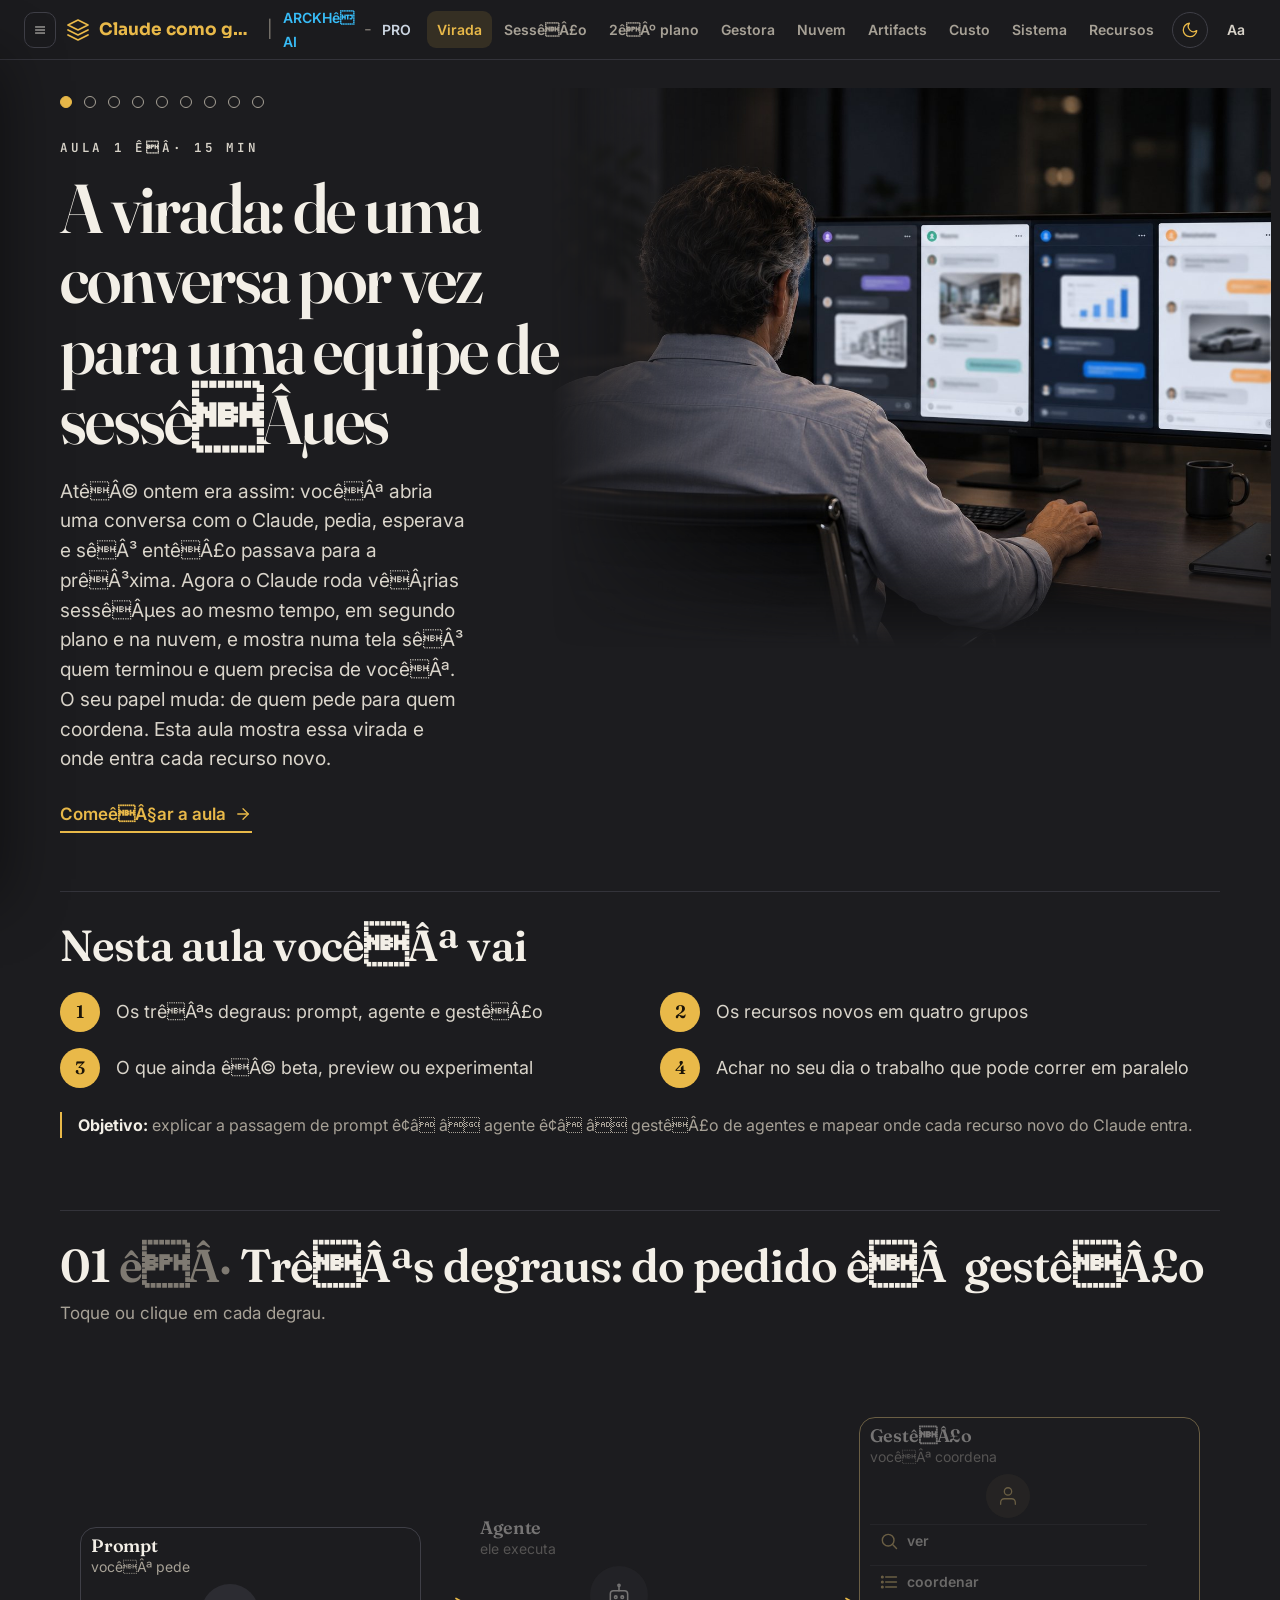
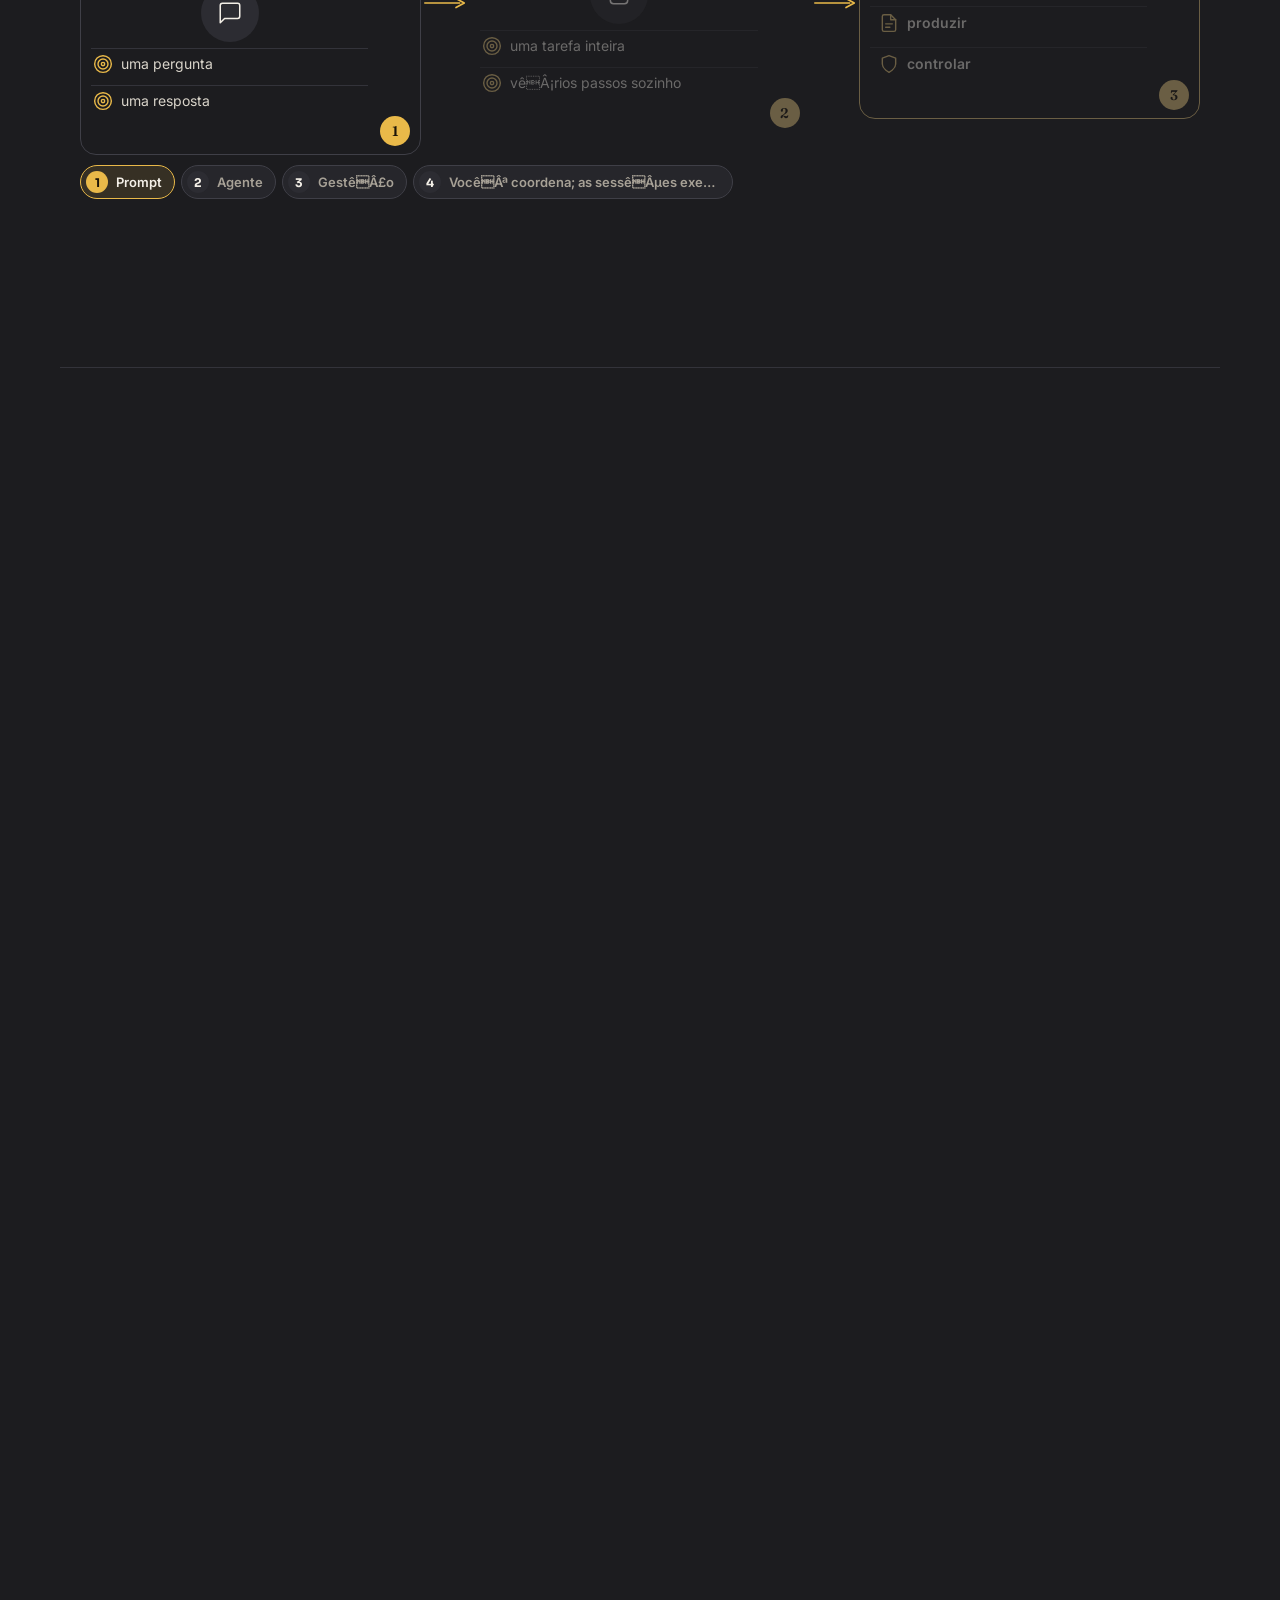
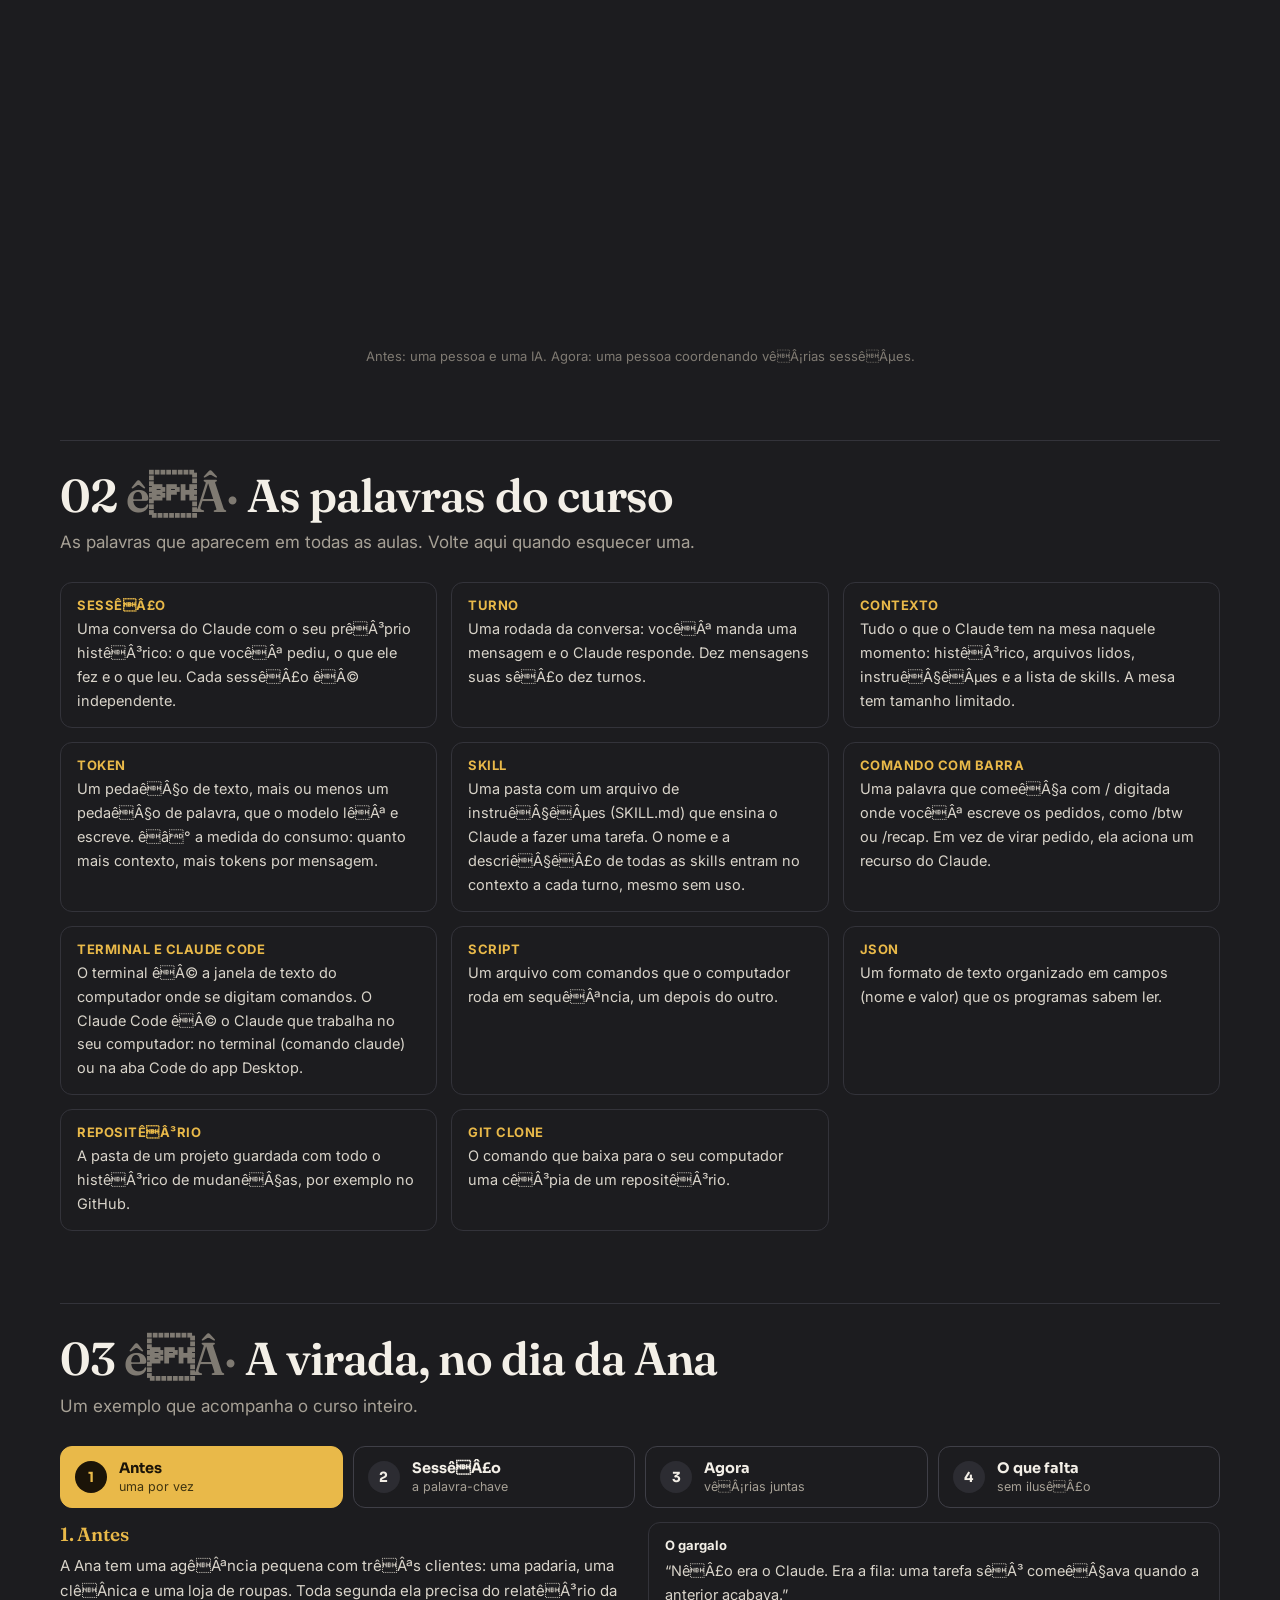
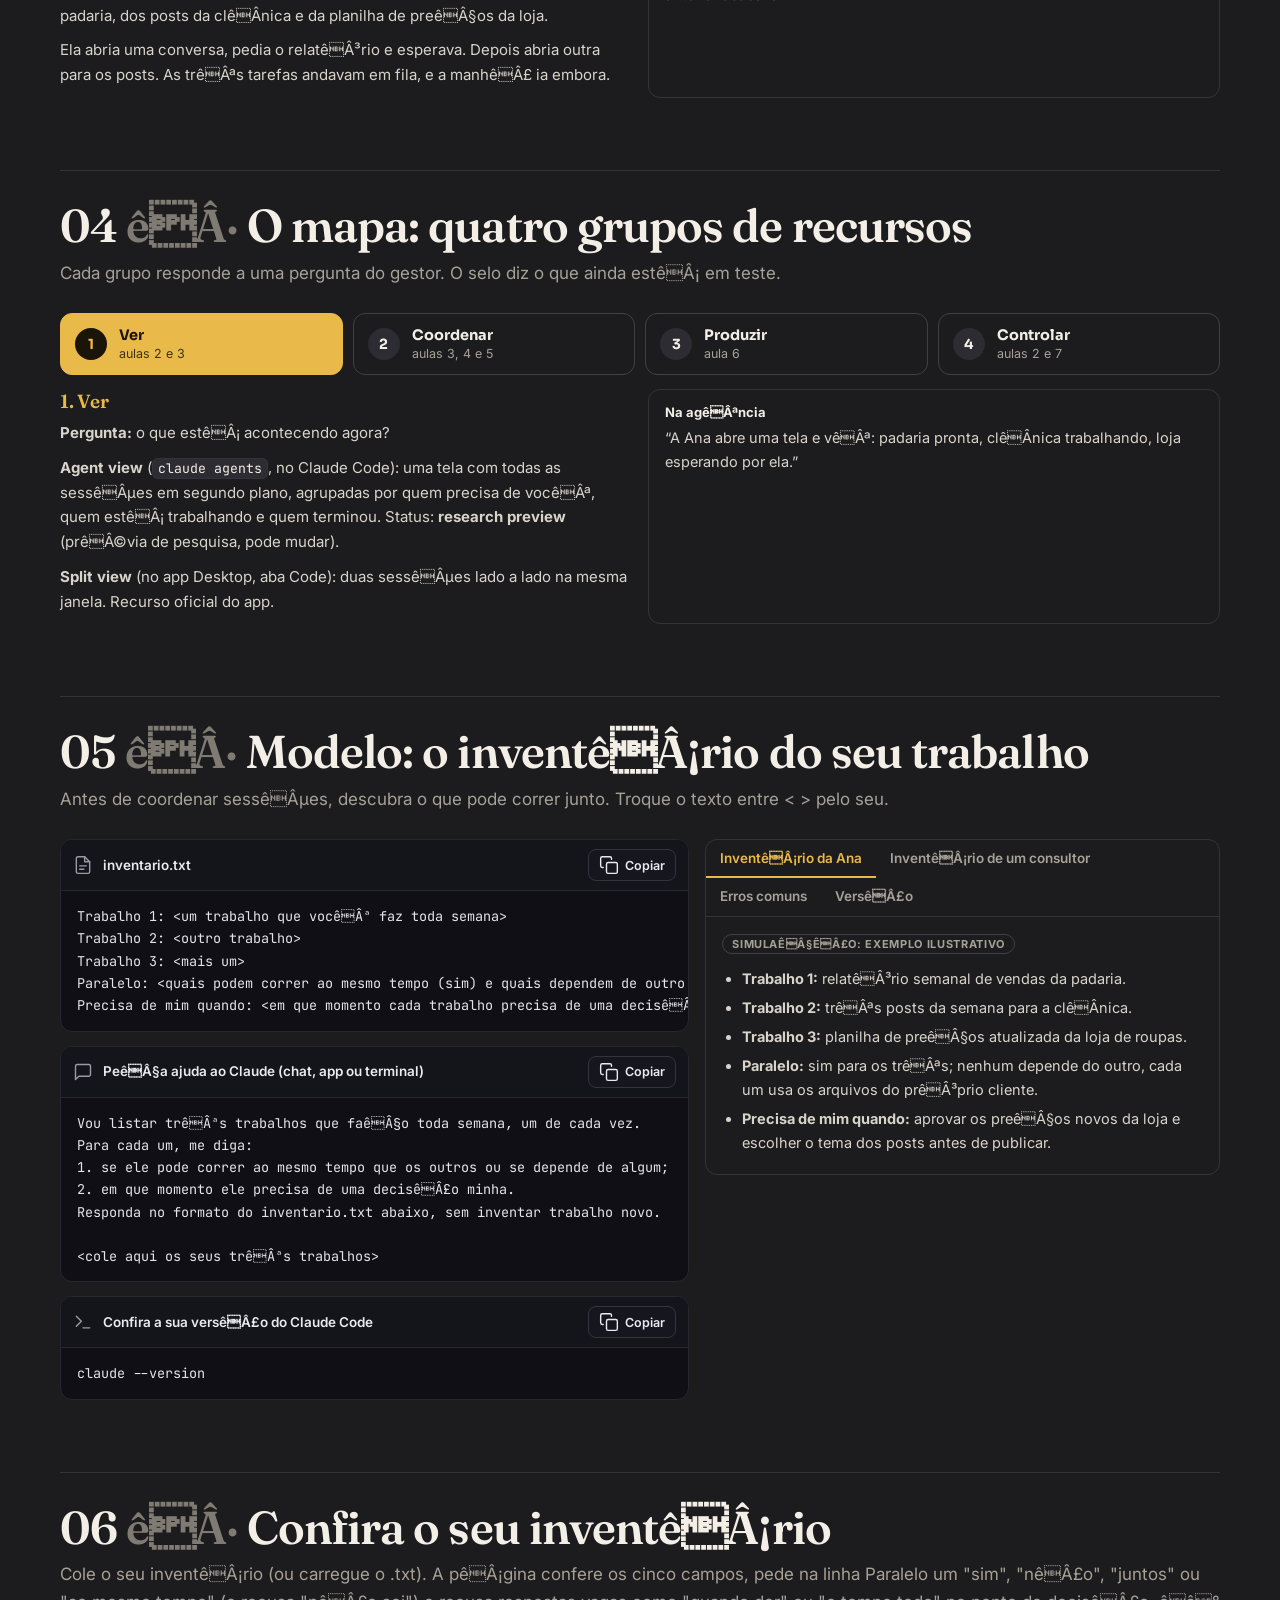
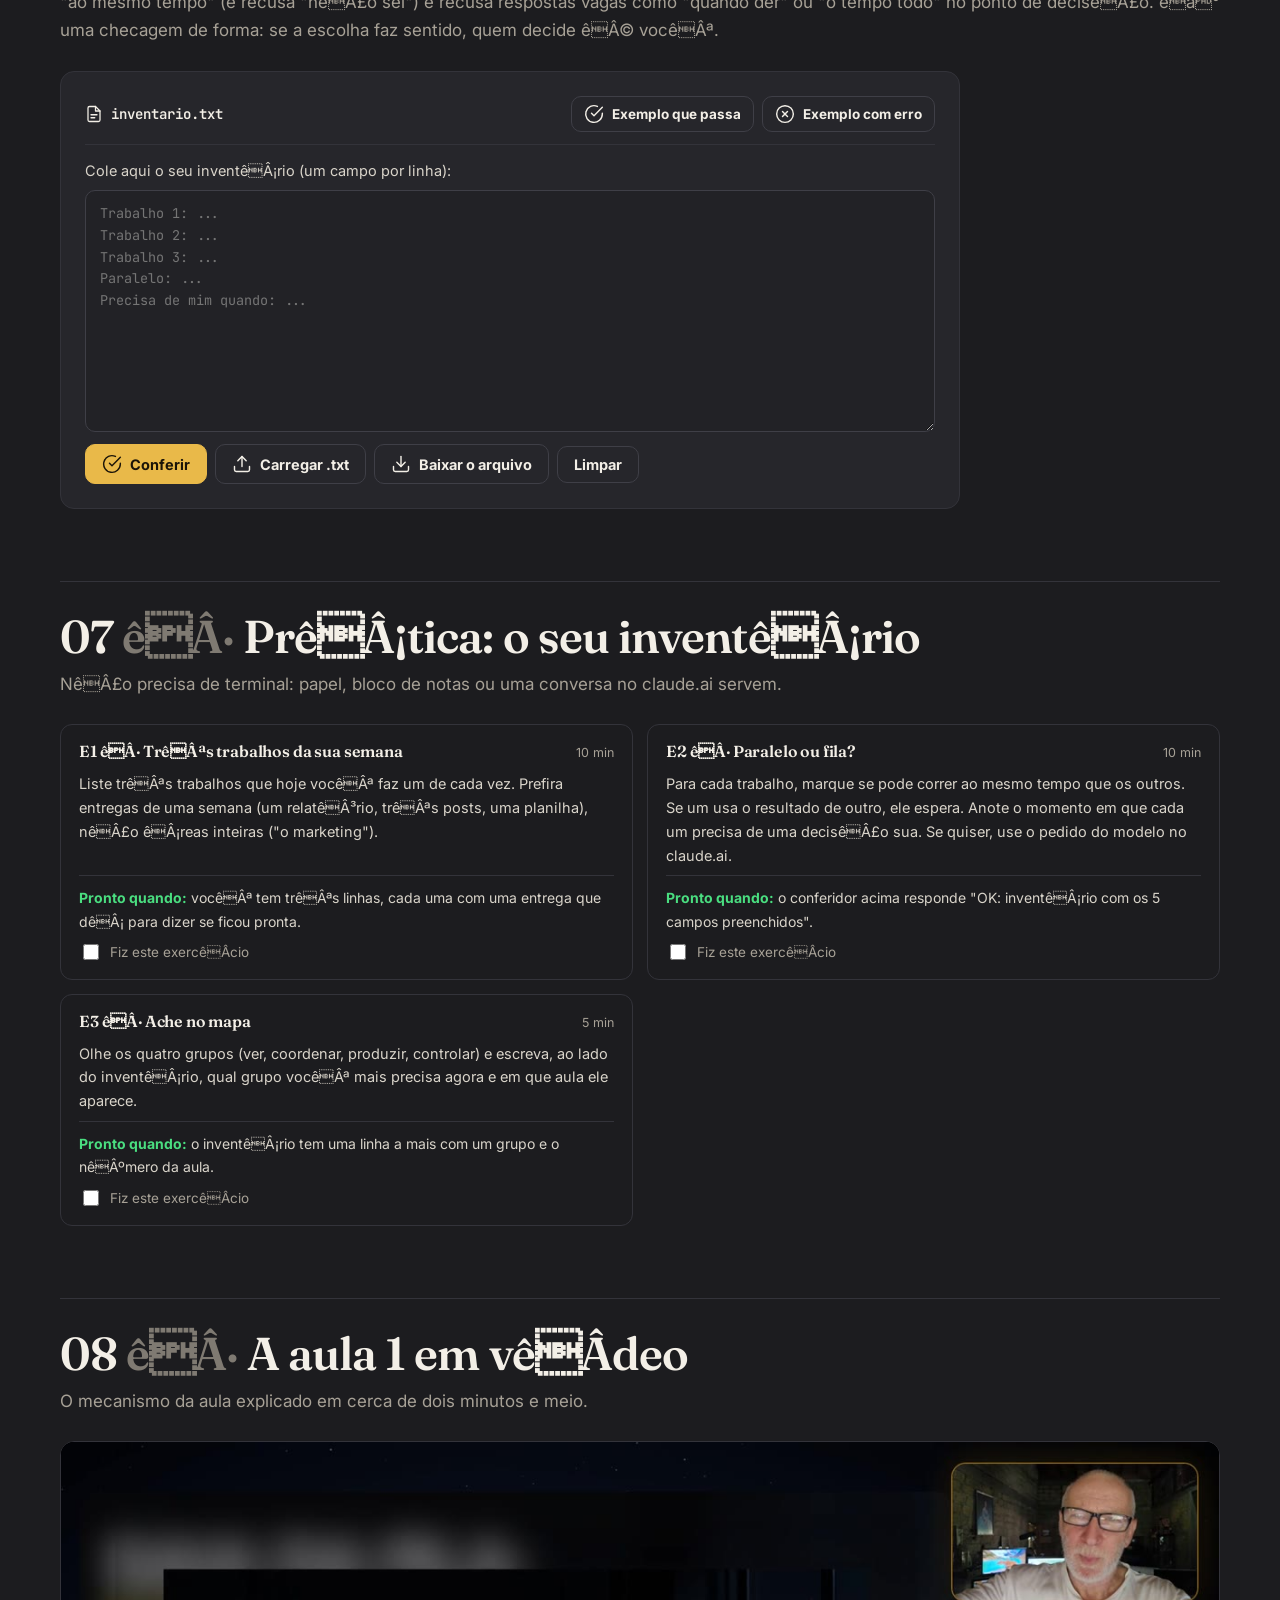
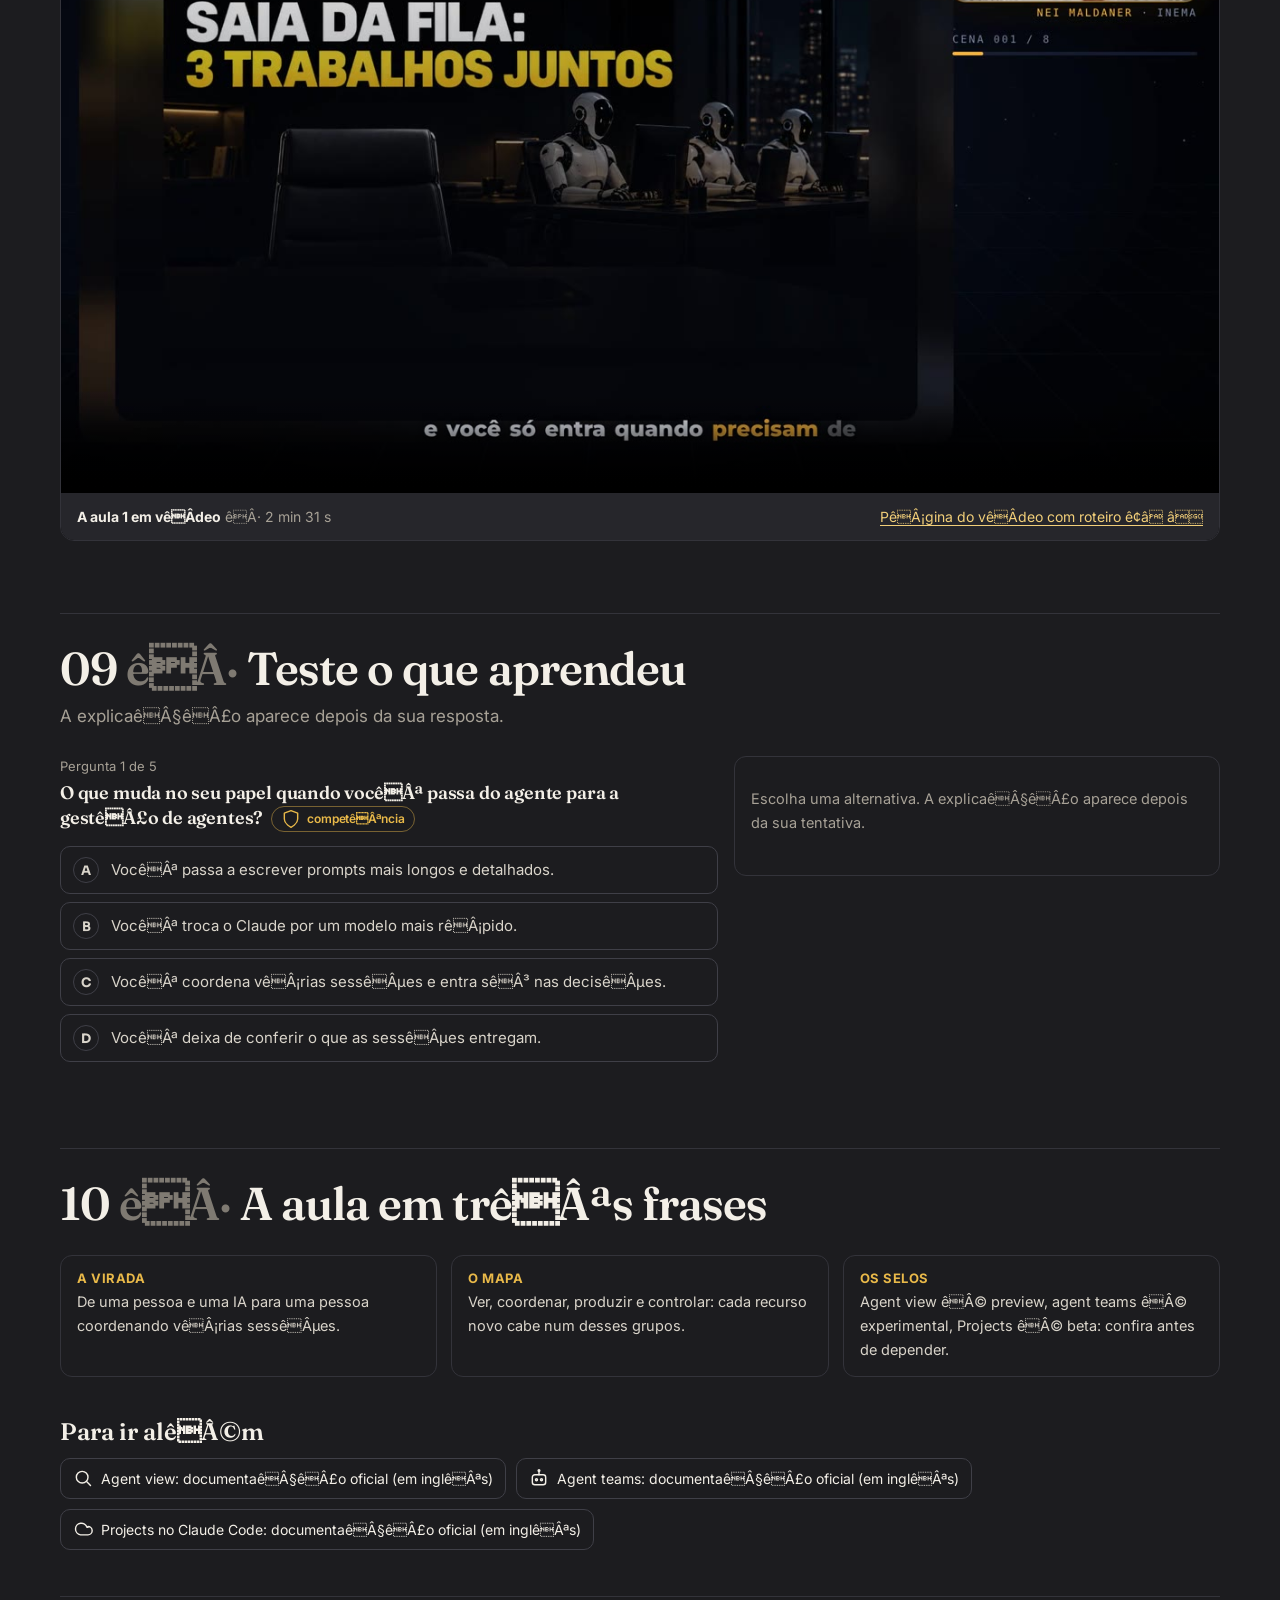
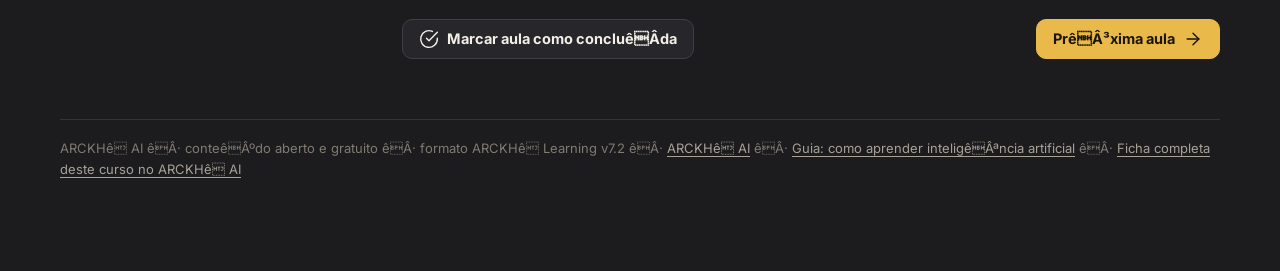
<file: aulas/virada/index.html>
<!DOCTYPE html>
<html lang="pt-BR">
<head>
<meta charset="utf-8"/>
<meta name="viewport" content="width=device-width, initial-scale=1"/>
<title>A virada: de uma conversa por vez para uma equipe de sessêÂµes êÂ· Claude como gestor de agentes êÂ· ARCKHê</title>
<meta name="description" content="AtêÂ© ontem era assim: vocêÂª abria uma conversa com o Claude, pedia, esperava e sêÂ³ entêÂ£o passava para a prêÂ³xima. Agora o Claude roda vêÂ¡rias sessêÂµes ao mesmo tempo, em segundo plano e na nuvem, e mostra numa tela sêÂ³ quem terminou e quem precisa de vocêÂª. O seu papel muda: de quem pede para quem coordena. Esta aula mostra essa virada e onde entra cada recurso novo."/>
<meta property="og:title" content="A virada: de uma conversa por vez para uma equipe de sessêÂµes êÂ· Claude como gestor de agentes êÂ· ARCKHê"/>
<meta property="og:description" content="AtêÂ© ontem era assim: vocêÂª abria uma conversa com o Claude, pedia, esperava e sêÂ³ entêÂ£o passava para a prêÂ³xima. Agora o Claude roda vêÂ¡rias sessêÂµes ao mesmo tempo, em segundo plano e na nuvem, e mostra numa tela sêÂ³ quem terminou e quem precisa de vocêÂª. O seu papel muda: de quem pede para quem coordena. Esta aula mostra essa virada e onde entra cada recurso novo."/>
<meta property="og:image" content="https://linnoff88-dev.github.io/
<meta name="theme-color" content="#0c0c10"/>
<link rel="icon" href="../../assets/img/favicon.svg" type="image/svg+xml"/>
<link rel="canonical" href="https://linnoff88-dev.github.io/
<link rel="preconnect" href="https://fonts.googleapis.com"/><link rel="preconnect" href="https://fonts.gstatic.com" crossorigin/>
<link href="https://fonts.googleapis.com/css2?family=Inter:wght@400;500;600;700&family=JetBrains+Mono:wght@400;600&family=Sora:wght@600;700;800&family=Fraunces:opsz,wght@9..144,500;9..144,600;9..144,700&display=swap" rel="stylesheet"/>
<link rel="stylesheet" href="../../assets/v71.css"/>
<link rel="stylesheet" href="../../assets/v72.css"/>
<link rel="stylesheet" href="../../assets/v72-conferidor.css"/>
<meta name="generator" content="ARCKHê Learning 7.14.23"/>
<script>try{if(JSON.parse(localStorage.getItem("claude-gestor-de-agentes-v72:tema"))==="papel")document.documentElement.setAttribute("data-tema","papel")}catch(e){}</script>
</head><body data-curso="claude-gestor-de-agentes-v72" data-aula="virada" data-total="9" data-total-ex="28"><a class="skip" href="#conteudo">Pular para o conteêÂºdo</a><header class="topo"><div class="esq"><button type="button" class="menu-btn" aria-expanded="false" aria-controls="lado"><svg class="ico" viewBox="0 0 24 24" aria-hidden="true"><line x1="3" y1="6" x2="21" y2="6"/><line x1="3" y1="12" x2="21" y2="12"/><line x1="3" y1="18" x2="21" y2="18"/></svg><span class="sr">Aulas</span></button><a class="marca" href="../../index.html"><svg class="ico" viewBox="0 0 24 24" aria-hidden="true"><polygon points="12 2 2 7 12 12 22 7 12 2"/><polyline points="2 17 12 22 22 17"/><polyline points="2 12 12 17 22 12"/></svg><span>Claude como gestor de agentes</span></a><span class="sep">|</span><a class="club" href="https://ARCKHê AI" target="_blank" rel="noopener">ARCKHê AI</a><span class="tr">-</span><a class="pro" href="https://ARCKHê.pro" target="_blank" rel="noopener">PRO</a></div><nav class="dir" aria-label="Aulas"><a href="../../aulas/virada/index.html" class="tlink on" aria-current="page" title="A virada: de uma conversa por vez para uma equipe de sessêÂµes"><span class="curto">A1</span><span class="longo">Virada</span></a><a href="../../aulas/sessao/index.html" class="tlink" title="Uma sessêÂ£o sem perder o fio: pergunta lateral, resumo, cor e lado a lado"><span class="curto">A2</span><span class="longo">SessêÂ£o</span></a><a href="../../aulas/segundo-plano/index.html" class="tlink" title="Segundo plano: vêÂ¡rias sessêÂµes trabalhando, uma tela para ver todas"><span class="curto">A3</span><span class="longo">2êÂº plano</span></a><a href="../../aulas/sessao-gestora/index.html" class="tlink" title="A sessêÂ£o gestora: ela coordena, vocêÂª decide"><span class="curto">A4</span><span class="longo">Gestora</span></a><a href="../../aulas/nuvem/index.html" class="tlink" title="Local, segundo plano ou nuvem: onde cada trabalho roda"><span class="curto">A5</span><span class="longo">Nuvem</span></a><a href="../../aulas/artifacts/index.html" class="tlink" title="Artifacts: o resultado vira algo que outra pessoa usa"><span class="curto">A6</span><span class="longo">Artifacts</span></a><a href="../../aulas/custo/index.html" class="tlink" title="O painel de controle: custo e saêÂºde das suas sessêÂµes"><span class="curto">A7</span><span class="longo">Custo</span></a><a href="../../aulas/sistema/index.html" class="tlink" title="Seu sistema de gestêÂ£o: rotina, ciclo e limites"><span class="curto">A8</span><span class="longo">Sistema</span></a><a href="../../aulas/recursos/index.html" class="tlink" title="Guia dos recursos: o que êÂ© cada um, e um exemplo"><span class="curto">A9</span><span class="longo">Recursos</span></a><button type="button" class="tema-btn" title="Trocar tema claro/escuro"><svg class="ico sol" viewBox="0 0 24 24" aria-hidden="true"><circle cx="12" cy="12" r="4"/><path d="M12 2v2M12 20v2M4.9 4.9l1.4 1.4M17.7 17.7l1.4 1.4M2 12h2M20 12h2M4.9 19.1l1.4-1.4M17.7 6.3l1.4-1.4"/></svg><svg class="ico lua" viewBox="0 0 24 24" aria-hidden="true"><path d="M21 12.8A9 9 0 1 1 11.2 3a7 7 0 0 0 9.8 9.8z"/></svg><span class="sr">Trocar tema claro/escuro</span></button><div class="aa"><button type="button" class="aa-btn" aria-expanded="false" aria-controls="aparencia" title="AparêÂªncia">Aa</button><div class="aa-pop" id="aparencia" hidden><p>Tema</p><div class="aa-seg"><button type="button" data-tema="escuro">Escuro</button><button type="button" data-tema="papel">Papel claro</button></div><p style="margin-top:12px">Tamanho do texto</p><div class="aa-seg"><button type="button" data-escala="0.9">Aê¢Ëâ</button><button type="button" data-escala="1">A</button><button type="button" data-escala="1.12">A+</button></div></div></div></nav></header><div class="casca"><aside class="lado" id="lado" aria-label="Aulas"><a class="voltar" href="https://ARCKHê AI/"><svg class="ico" viewBox="0 0 24 24" aria-hidden="true"><line x1="19" y1="12" x2="5" y2="12"/><polyline points="12 19 5 12 12 5"/></svg>ARCKHê AI</a><p class="curso-nome">Claude como gestor de agentes</p><p class="curso-sub">De uma conversa a uma equipe de sessêÂµes</p><div class="ind"><span class="ind-rot">Estudo (aulas)</span><span class="prog-txt"><span data-pct>0</span>%</span></div><div class="prog" aria-hidden="true"><i></i></div><div class="ind"><span class="ind-rot">PrêÂ¡tica declarada</span><span class="prog-txt"><span data-prat>0</span>/28</span></div><div class="prog pratica" aria-hidden="true"><i></i></div><p class="ind-nota">PrêÂ¡tica = exercêÂ­cios que vocêÂª marcou como feitos. A comprovaêÂ§êÂ£o vem na prova da certificaêÂ§êÂ£o.</p><ol class="lista-aulas"><li><a href="../../aulas/virada/index.html" data-slug="virada" class="atual" aria-current="page"><span class="st" aria-hidden="true"></span><span>1. Da conversa êÂ  gestêÂ£o<small>15 min</small></span></a></li><li><a href="../../aulas/sessao/index.html" data-slug="sessao" class=""><span class="st" aria-hidden="true"></span><span>2. Uma sessêÂ£o sem perder o fio<small>14 min</small></span></a></li><li><a href="../../aulas/segundo-plano/index.html" data-slug="segundo-plano" class=""><span class="st" aria-hidden="true"></span><span>3. SessêÂµes em 2êÂº plano<small>15 min</small></span></a></li><li><a href="../../aulas/sessao-gestora/index.html" data-slug="sessao-gestora" class=""><span class="st" aria-hidden="true"></span><span>4. SessêÂ£o gestora<small>18 min</small></span></a></li><li><a href="../../aulas/nuvem/index.html" data-slug="nuvem" class=""><span class="st" aria-hidden="true"></span><span>5. Onde cada trabalho roda<small>16 min</small></span></a></li><li><a href="../../aulas/artifacts/index.html" data-slug="artifacts" class=""><span class="st" aria-hidden="true"></span><span>6. Do resultado ao link<small>14 min</small></span></a></li><li><a href="../../aulas/custo/index.html" data-slug="custo" class=""><span class="st" aria-hidden="true"></span><span>7. Custo e saêÂºde<small>20 min</small></span></a></li><li><a href="../../aulas/sistema/index.html" data-slug="sistema" class=""><span class="st" aria-hidden="true"></span><span>8. Seu sistema<small>18 min</small></span></a></li><li><a href="../../aulas/recursos/index.html" data-slug="recursos" class=""><span class="st" aria-hidden="true"></span><span>9. Guia dos recursos<small>15 min</small></span></a></li></ol><div class="estudo"><p class="es-tit">Seu estudo</p><details class="es-bloco" data-es="desempenho"><summary><svg class="ico" viewBox="0 0 24 24" aria-hidden="true"><line x1="18" y1="20" x2="18" y2="10"/><line x1="12" y1="20" x2="12" y2="4"/><line x1="6" y1="20" x2="6" y2="14"/></svg><span>Desempenho nos testes</span><span class="es-cont" data-es-cont="desempenho"></span></summary><div class="es-corpo" data-es-corpo="desempenho"></div></details><details class="es-bloco" data-es="notas"><summary><svg class="ico" viewBox="0 0 24 24" aria-hidden="true"><path d="M12 20h9"/><path d="M16.5 3.5a2.1 2.1 0 0 1 3 3L7 19l-4 1 1-4z"/></svg><span>Minhas anotaêÂ§êÂµes</span><span class="es-cont" data-es-cont="notas"></span></summary><div class="es-corpo" data-es-corpo="notas"></div></details><details class="es-bloco" data-es="dados"><summary><svg class="ico" viewBox="0 0 24 24" aria-hidden="true"><ellipse cx="12" cy="5" rx="8" ry="3"/><path d="M4 5v14c0 1.7 3.6 3 8 3s8-1.3 8-3V5"/><path d="M4 12c0 1.7 3.6 3 8 3s8-1.3 8-3"/></svg><span>Copiar meus dados</span><span class="es-cont" data-es-cont="dados"></span></summary><div class="es-corpo" data-es-corpo="dados"><p class="es-exp">Seu progresso, suas anotaêÂ§êÂµes e as notas dos testes ficam sêÂ³ neste navegador. Baixe uma cêÂ³pia (.json) para guardar ou para continuar em outro computador ou navegador; lêÂ¡, carregue a cêÂ³pia. Carregar soma com o que jêÂ¡ existe e nêÂ£o apaga nada.</p><div class="es-acoes"><button type="button" class="es-btn es-exportar"><svg class="ico" viewBox="0 0 24 24" aria-hidden="true"><path d="M21 15v4a2 2 0 0 1-2 2H5a2 2 0 0 1-2-2v-4"/><polyline points="7 10 12 15 17 10"/><line x1="12" y1="15" x2="12" y2="3"/></svg>Baixar cêÂ³pia</button><label class="es-btn es-importar"><svg class="ico" viewBox="0 0 24 24" aria-hidden="true"><path d="M21 15v4a2 2 0 0 1-2 2H5a2 2 0 0 1-2-2v-4"/><polyline points="17 8 12 3 7 8"/><line x1="12" y1="3" x2="12" y2="15"/></svg>Carregar cêÂ³pia<input type="file" class="sr" accept=".json,application/json"/></label></div><p class="es-msg" aria-live="polite"></p></div></details></div><script type="application/json" id="estudo-dados">{"txt": {"titulo": "Seu estudo", "continuar": "Continuar de onde parei", "comecar": "ComeêÂ§ar pela aula 1", "cta_continuar": "Continuar a aula {n}", "hoje": "hoje", "ontem": "ontem", "ha_dias": "hêÂ¡ {n} dias", "desempenho": "Desempenho nos testes", "notas": "Minhas anotaêÂ§êÂµes", "dados": "Copiar meus dados", "sem_testes": "Nenhum teste feito ainda. O teste fica no fim de cada aula.", "nao_fez": "teste ainda nêÂ£o feito", "ultimo": "êÅ¡ltimo", "melhor": "Melhor", "tentativas": "tentativas", "tentativa": "tentativa", "tudo_certo": "Acertou tudo no êÂºltimo teste.", "rever": "Para rever", "resposta": "Resposta certa:", "ir_teste": "Refazer o teste", "sem_notas": "Nenhuma anotaêÂ§êÂ£o ainda. Na aula, selecione um trecho do texto e toque em Marcar ou Anotar.", "so_marcado": "(sêÂ³ marcado)", "marcar": "Marcar", "anotar": "Anotar", "salvar": "Salvar", "apagar": "Apagar marca", "fechar": "Fechar", "nota_ph": "Escreva sua anotaêÂ§êÂ£o sobre este trechoê¢â¬Â¦", "um_bloco": "Marque dentro de um parêÂ¡grafo sêÂ³.", "nao_marca": "Este trecho nêÂ£o pode ser marcado.", "dados_exp": "Seu progresso, suas anotaêÂ§êÂµes e as notas dos testes ficam sêÂ³ neste navegador. Baixe uma cêÂ³pia (.json) para guardar ou para continuar em outro computador ou navegador; lêÂ¡, carregue a cêÂ³pia. Carregar soma com o que jêÂ¡ existe e nêÂ£o apaga nada.", "exportar": "Baixar cêÂ³pia", "importar": "Carregar cêÂ³pia", "import_ok": "CêÂ³pia carregada ({n} itens). Atualizando a pêÂ¡ginaê¢â¬Â¦", "import_erro": "Arquivo nêÂ£o reconhecido. Nada foi alterado.", "import_outro": "Esta cêÂ³pia êÂ© de outro curso. Nada foi alterado.", "export_ok": "CêÂ³pia baixada."}, "aulas": [{"slug": "virada", "num": 1, "t": "Da conversa êÂ  gestêÂ£o", "quiz": {"sec": "s9", "perguntas": [{"p": "O que muda no seu papel quando vocêÂª passa do agente para a gestêÂ£o de agentes?", "certa": "VocêÂª coordena vêÂ¡rias sessêÂµes e entra sêÂ³ nas decisêÂµes."}, {"p": "O que êÂ© uma sessêÂ£o, no sentido deste curso?", "certa": "Uma conversa do Claude com o seu prêÂ³prio histêÂ³rico, independente das outras."}, {"p": "A Ana quer ver numa tela sêÂ³ quais sessêÂµes terminaram e qual estêÂ¡ esperando por ela. Em que grupo isso estêÂ¡?", "certa": "Ver, com a agent view."}, {"p": "Qual destes recursos estêÂ¡ marcado como experimental e vem desligado por padrêÂ£o?", "certa": "Agent teams."}, {"p": "Rodar vêÂ¡rias sessêÂµes ao mesmo tempo jêÂ¡ êÂ© uma plataforma completa de gestêÂ£o de agentes?", "certa": "NêÂ£o: permissêÂµes, custo, filas, mêÂ©tricas e recuperaêÂ§êÂ£o de falhas ainda sêÂ£o montados por vocêÂª."}]}}, {"slug": "sessao", "num": 2, "t": "Uma sessêÂ£o sem perder o fio", "quiz": {"sec": "s6", "perguntas": [{"p": "No meio de uma tarefa, vocêÂª quer tirar uma dêÂºvida rêÂ¡pida sem desviar a conversa. O que usar?", "certa": "/btw seguido da pergunta."}, {"p": "VocêÂª pergunta com /btw: \"pesquise na internet o preêÂ§o do concorrente\". O que acontece?", "certa": "Ele nêÂ£o pesquisa: o /btw responde sêÂ³ com o que a sessêÂ£o jêÂ¡ tem, sem ferramentas."}, {"p": "Para que serve o /recap?", "certa": "Dar um resumo de uma linha do que a sessêÂ£o fez, na hora."}, {"p": "No app Desktop, como abrir uma segunda sessêÂ£o lado a lado com a atual?", "certa": "Alt+clique (Option no Mac) na sessêÂ£o da barra lateral."}, {"p": "Por que dar uma cor a cada sessêÂ£o com /color?", "certa": "Para reconhecer a sessêÂ£o de relance, inclusive na agent view."}]}}, {"slug": "segundo-plano", "num": 3, "t": "SessêÂµes em 2êÂº plano", "quiz": {"sec": "s7", "perguntas": [{"p": "VocêÂª quer que o Claude resuma um relatêÂ³rio enquanto vocêÂª faz outra coisa. Qual comando?", "certa": "claude --bg \"Resuma o relatêÂ³rio\""}, {"p": "Na agent view, em que grupo aparece a sessêÂ£o que estêÂ¡ esperando vocêÂª responder?", "certa": "Needs input"}, {"p": "VocêÂª fechou o terminal com duas sessêÂµes em segundo plano. O que acontece?", "certa": "Continuam rodando, com o computador ligado."}, {"p": "Como ver sêÂ³ as sessêÂµes que estêÂ£o esperando por vocêÂª?", "certa": "Digitar s:blocked na caixa da agent view."}, {"p": "Uma sessêÂ£o em segundo plano criou trêÂªs subagentes por dentro. Quantas linhas novas aparecem na agent view?", "certa": "Nenhuma alêÂ©m da prêÂ³pria sessêÂ£o."}]}}, {"slug": "sessao-gestora", "num": 4, "t": "SessêÂ£o gestora", "quiz": {"sec": "s8", "perguntas": [{"p": "O que êÂ© a sessêÂ£o gestora neste curso?", "certa": "Um papel: acompanhar as sessêÂµes, resolver o pequeno e subir o grande."}, {"p": "Qual caminho roda as tarefas sem o seu computador ligado?", "certa": "Projects, com threads na nuvem."}, {"p": "VocêÂª usa sêÂ³ o app Desktop, sem terminal. Como saber qual sessêÂ£o estêÂ¡ esperando por vocêÂª?", "certa": "Perguntar numa sessêÂ£o da aba Code, em linguagem simples."}, {"p": "A gestora da Ana pergunta se pode mandar o relatêÂ³rio pronto direto para a padaria. Pelas instruêÂ§êÂµes da Ana, o que acontece?", "certa": "Espera o OK da Ana."}, {"p": "Por que o status vem em trêÂªs estados (concluêÂ­do, bloqueado, precisa de vocêÂª)?", "certa": "Para vocêÂª bater o olho e agir sêÂ³ no que precisa de vocêÂª."}]}}, {"slug": "nuvem", "num": 5, "t": "Onde cada trabalho roda", "quiz": {"sec": "s7", "perguntas": [{"p": "VocêÂª desliga o notebook e vai embora. Qual trabalho continua andando?", "certa": "A thread de um projeto rodando na nuvem."}, {"p": "A Ana vai fazer o relatêÂ³rio semanal da padaria com as vendas da semana. Pela regra do curso, onde isso roda?", "certa": "No computador dela: local ou em segundo plano."}, {"p": "O que vocêÂª escreve nas instruêÂ§êÂµes do projeto?", "certa": "Para que serve, onde trabalhar, como conferir, o que fazer se faltar algo e o que precisa do seu OK."}, {"p": "VocêÂª abre a barra lateral e nêÂ£o encontra os Projects. O que isso quer dizer?", "certa": "A beta libera aos poucos: entre na lista de espera."}, {"p": "Uma thread do projeto precisa de um arquivo que vocêÂª nêÂ£o quer guardar na nuvem. O que fazer?", "certa": "Pedir que ela rode no seu computador (Work locally), ligado e acordado."}]}}, {"slug": "artifacts", "num": 6, "t": "Do resultado ao link", "quiz": {"sec": "s7", "perguntas": [{"p": "VocêÂª terminou o painel e quer que a equipe veja. Qual êÂ© o caminho?", "certa": "BotêÂ£o Share e escolher o acesso; depois copiar o link."}, {"p": "A Ana compartilhou um painel novo pelo botêÂ£o Share com a dona da padaria. O que a dona precisa para abrir?", "certa": "Entrar com uma conta Claude."}, {"p": "Quais tipos de artifact ainda estêÂ£o em beta?", "certa": "PainêÂ©is e Motion."}, {"p": "A Ana vai mostrar êÂ  dona da padaria, numa reuniêÂ£o, o resultado do mêÂªs em 6 telas. Qual tipo serve melhor?", "certa": "ApresentaêÂ§êÂ£o (Slides)."}, {"p": "O que êÂ© a IA embutida num artifact?", "certa": "Perguntas em linguagem natural feitas dentro da prêÂ³pria pêÂ¡gina."}]}}, {"slug": "custo", "num": 7, "t": "Custo e saêÂºde", "quiz": {"sec": "s10", "perguntas": [{"p": "Por que trêÂªs sessêÂµes abertas ao mesmo tempo gastam mais do que uma?", "certa": "Porque cada sessêÂ£o tem o prêÂ³prio contexto, lido a cada mensagem."}, {"p": "Qual comando mostra quanto do limite do plano vocêÂª jêÂ¡ usou?", "certa": "/usage, com o custo da sessêÂ£o e o uso do plano."}, {"p": "Ana tem uma sessêÂ£o que sêÂ³ gera legendas de foto. O que fazer com o /advisor nela?", "certa": "Deixar desligado: modelo forte êÂ© para decisêÂµes grandes."}, {"p": "Antes de instalar um mod, o que fazer?", "certa": "Rodar claude plugin validate e ler os eventos e o que ele pede."}, {"p": "VocêÂª rodou /skill-doctor e o relatêÂ³rio veio vazio. O que isso quer dizer?", "certa": "Que vocêÂª nêÂ£o tem skill instalada, e estêÂ¡ tudo bem."}]}}, {"slug": "sistema", "num": 8, "t": "Seu sistema", "quiz": {"sec": "s8", "perguntas": [{"p": "Qual a ordem do ciclo antes de dar uma entrega como pronta?", "certa": "Observar, criticar, otimizar e validar, nessa ordem."}, {"p": "De manhêÂ£, como Ana vêÂª sêÂ³ as sessêÂµes que esperam por ela?", "certa": "Na agent view, digita s:blocked na caixa de filtro."}, {"p": "Qual destas êÂ© uma regra de pronto que dêÂ¡ para conferir?", "certa": "Cada post cita o horêÂ¡rio, e a clêÂ­nica aprova."}, {"p": "Gerenciar vêÂ¡rias sessêÂµes êÂ© o mesmo que ter uma plataforma completa de gestêÂ£o de agentes?", "certa": "NêÂ£o: faltam peêÂ§as como permissêÂµes, filas e auditoria."}, {"p": "Por que registrar uma linha por entrega?", "certa": "Para saber, depois, quem fez o quêÂª e o que vocêÂª mudou."}]}}, {"slug": "recursos", "num": 9, "t": "Guia dos recursos", "quiz": {"sec": "s9", "perguntas": [{"p": "Ana quer ver, numa tela sêÂ³, qual das trêÂªs sessêÂµes em segundo plano estêÂ¡ esperando por ela. O que ela usa?", "certa": "claude agents, que mostra todas as sessêÂµes e quem estêÂ¡ em Needs input."}, {"p": "Ana vai viajar e quer que os posts da clêÂ­nica continuem sendo feitos com o computador dela desligado. Qual recurso serve?", "certa": "Uma thread de um projeto no Projects, rodando na nuvem."}, {"p": "Qual destes recursos êÂ© experimental e vem desligado?", "certa": "Agent teams."}, {"p": "Ana baixou um mod e quer saber o que ele faz sozinho antes de instalar. Qual comando ela roda?", "certa": "claude plugin validate ./pasta-do-mod"}]}}]}</script><div class="lado-card">Ideia central<b>VocêÂª deixa de conversar e passa a coordenar</b>VêÂ¡rias sessêÂµes trabalhando, uma visêÂ£o que mostra quem precisa de vocêÂª, e as suas decisêÂµes no centro.<br/><a href="https://linnoff88-dev.github.io/ target="_blank" rel="noopener">Ir para a sessêÂ£o gestora ê¢â â</a></div></aside><main class="principal" id="conteudo"><div class="miolo" data-competencias="entender-a-gestao-de-agentes;mapear-recursos-do-claude;identificar-trabalho-paralelo"><div class="aula-hero com-img"><div class="ah-txt"><nav class="pontos" aria-label="Aulas"><a href="../../aulas/virada/index.html" class="pt on" data-slug="virada" title="A virada: de uma conversa por vez para uma equipe de sessêÂµes"><span class="sr">A virada: de uma conversa por vez para uma equipe de sessêÂµes</span></a><a href="../../aulas/sessao/index.html" class="pt" data-slug="sessao" title="Uma sessêÂ£o sem perder o fio: pergunta lateral, resumo, cor e lado a lado"><span class="sr">Uma sessêÂ£o sem perder o fio: pergunta lateral, resumo, cor e lado a lado</span></a><a href="../../aulas/segundo-plano/index.html" class="pt" data-slug="segundo-plano" title="Segundo plano: vêÂ¡rias sessêÂµes trabalhando, uma tela para ver todas"><span class="sr">Segundo plano: vêÂ¡rias sessêÂµes trabalhando, uma tela para ver todas</span></a><a href="../../aulas/sessao-gestora/index.html" class="pt" data-slug="sessao-gestora" title="A sessêÂ£o gestora: ela coordena, vocêÂª decide"><span class="sr">A sessêÂ£o gestora: ela coordena, vocêÂª decide</span></a><a href="../../aulas/nuvem/index.html" class="pt" data-slug="nuvem" title="Local, segundo plano ou nuvem: onde cada trabalho roda"><span class="sr">Local, segundo plano ou nuvem: onde cada trabalho roda</span></a><a href="../../aulas/artifacts/index.html" class="pt" data-slug="artifacts" title="Artifacts: o resultado vira algo que outra pessoa usa"><span class="sr">Artifacts: o resultado vira algo que outra pessoa usa</span></a><a href="../../aulas/custo/index.html" class="pt" data-slug="custo" title="O painel de controle: custo e saêÂºde das suas sessêÂµes"><span class="sr">O painel de controle: custo e saêÂºde das suas sessêÂµes</span></a><a href="../../aulas/sistema/index.html" class="pt" data-slug="sistema" title="Seu sistema de gestêÂ£o: rotina, ciclo e limites"><span class="sr">Seu sistema de gestêÂ£o: rotina, ciclo e limites</span></a><a href="../../aulas/recursos/index.html" class="pt" data-slug="recursos" title="Guia dos recursos: o que êÂ© cada um, e um exemplo"><span class="sr">Guia dos recursos: o que êÂ© cada um, e um exemplo</span></a></nav><p class="kicker">Aula 1 êÂ· 15 min</p><h1>A virada: de uma conversa por vez para uma equipe de sessêÂµes</h1><p class="lead">AtêÂ© ontem era assim: vocêÂª abria uma conversa com o Claude, pedia, esperava e sêÂ³ entêÂ£o passava para a prêÂ³xima. Agora o Claude roda vêÂ¡rias sessêÂµes ao mesmo tempo, em segundo plano e na nuvem, e mostra numa tela sêÂ³ quem terminou e quem precisa de vocêÂª. O seu papel muda: de quem pede para quem coordena. Esta aula mostra essa virada e onde entra cada recurso novo.</p><a class="comecar" href="#s1">ComeêÂ§ar a aula <svg class="ico" viewBox="0 0 24 24" aria-hidden="true"><line x1="5" y1="12" x2="19" y2="12"/><polyline points="12 5 19 12 12 19"/></svg></a></div><figure class="ah-img"><img src="../../assets/img/hero/virada.jpg" alt="Uma pessoa numa mesa escura diante de um monitor com vêÂ¡rias janelas de conversa lado a lado, cada uma trabalhando." width="1536" height="1024"/></figure></div><div class="nesta2"><h2>Nesta aula vocêÂª vai</h2><ol><li><b class="dn">1</b><span>Os trêÂªs degraus: prompt, agente e gestêÂ£o</span></li><li><b class="dn">2</b><span>Os recursos novos em quatro grupos</span></li><li><b class="dn">3</b><span>O que ainda êÂ© beta, preview ou experimental</span></li><li><b class="dn">4</b><span>Achar no seu dia o trabalho que pode correr em paralelo</span></li></ol><p class="objetivo"><b>Objetivo:</b> explicar a passagem de prompt ê¢â â agente ê¢â â gestêÂ£o de agentes e mapear onde cada recurso novo do Claude entra.</p></div><section class="secao" id="s1"><div class="sec-cab"><div><h2><span class="sn">01</span><span class="sp" aria-hidden="true"> êÂ· </span>TrêÂªs degraus: do pedido êÂ  gestêÂ£o</h2><p>Toque ou clique em cada degrau.</p></div></div><div class="scrolly dg-bloco"><div class="sc-fig"><p class="sc-tit" aria-hidden="true"><span class="sc-aula">Aula 1</span><span class="sn">01</span><span class="sp"> êÂ· </span><span class="sc-t">TrêÂªs degraus: do pedido êÂ  gestêÂ£o</span><span class="sc-sub">Toque ou clique em cada degrau.</span></p><div class="painel"><div class="dg escada"><button type="button" class="dg-no" aria-pressed="false"><span class="cab"><b class="dn">1</b><span class="ic"><svg class="ico" viewBox="0 0 24 24" aria-hidden="true"><path d="M21 15a2 2 0 0 1-2 2H7l-4 4V5a2 2 0 0 1 2-2h14a2 2 0 0 1 2 2z"/></svg></span><span class="nome">Prompt</span></span><span class="sub">vocêÂª pede</span><ul><li><svg class="ico" viewBox="0 0 24 24" aria-hidden="true"><circle cx="12" cy="12" r="10"/><circle cx="12" cy="12" r="6"/><circle cx="12" cy="12" r="2"/></svg><span>uma pergunta</span></li><li><svg class="ico" viewBox="0 0 24 24" aria-hidden="true"><circle cx="12" cy="12" r="10"/><circle cx="12" cy="12" r="6"/><circle cx="12" cy="12" r="2"/></svg><span>uma resposta</span></li></ul><template><b>Prompt.</b> VocêÂª escreve um pedido (o prompt), o Claude responde, vocêÂª lêÂª e decide o prêÂ³ximo passo. Uma pessoa e uma IA, uma coisa de cada vez. Quem faz todo o trabalho de juntar as partes êÂ© vocêÂª.</template></button><span class="dg-seta" aria-hidden="true"><svg viewBox="0 0 48 14"><line x1="2" y1="7" x2="40" y2="7"/><path d="M36 2 L45 7 L36 12"/></svg><i class="pulso"></i></span><button type="button" class="dg-no" aria-pressed="false"><span class="cab"><b class="dn">2</b><span class="ic"><svg class="ico" viewBox="0 0 24 24" aria-hidden="true"><rect x="4" y="8" width="16" height="12" rx="3"/><path d="M12 4v4"/><circle cx="12" cy="3" r="1"/><circle cx="9" cy="14" r="1.2"/><circle cx="15" cy="14" r="1.2"/></svg></span><span class="nome">Agente</span></span><span class="sub">ele executa</span><ul><li><svg class="ico" viewBox="0 0 24 24" aria-hidden="true"><circle cx="12" cy="12" r="10"/><circle cx="12" cy="12" r="6"/><circle cx="12" cy="12" r="2"/></svg><span>uma tarefa inteira</span></li><li><svg class="ico" viewBox="0 0 24 24" aria-hidden="true"><circle cx="12" cy="12" r="10"/><circle cx="12" cy="12" r="6"/><circle cx="12" cy="12" r="2"/></svg><span>vêÂ¡rios passos sozinho</span></li></ul><template><b>Agente.</b> Agente êÂ© o Claude trabalhando sozinho numa tarefa de vêÂ¡rios passos: lêÂª arquivos, escreve, confere, corrige. VocêÂª entrega a tarefa e volta para ver o resultado. Ainda êÂ© uma tarefa por vez, e vocêÂª espera.</template></button><span class="dg-seta" aria-hidden="true"><svg viewBox="0 0 48 14"><line x1="2" y1="7" x2="40" y2="7"/><path d="M36 2 L45 7 L36 12"/></svg><i class="pulso"></i></span><button type="button" class="dg-no forte" aria-pressed="false"><span class="cab"><b class="dn">3</b><span class="ic"><svg class="ico" viewBox="0 0 24 24" aria-hidden="true"><path d="M20 21v-2a4 4 0 0 0-4-4H8a4 4 0 0 0-4 4v2"/><circle cx="12" cy="7" r="4"/></svg></span><span class="nome">GestêÂ£o</span></span><span class="sub">vocêÂª coordena</span><ul><li><svg class="ico" viewBox="0 0 24 24" aria-hidden="true"><circle cx="11" cy="11" r="7"/><line x1="21" y1="21" x2="16.6" y2="16.6"/></svg><span>ver</span></li><li><svg class="ico" viewBox="0 0 24 24" aria-hidden="true"><line x1="8" y1="6" x2="21" y2="6"/><line x1="8" y1="12" x2="21" y2="12"/><line x1="8" y1="18" x2="21" y2="18"/><circle cx="4" cy="6" r="1"/><circle cx="4" cy="12" r="1"/><circle cx="4" cy="18" r="1"/></svg><span>coordenar</span></li><li><svg class="ico" viewBox="0 0 24 24" aria-hidden="true"><path d="M14 2H6a2 2 0 0 0-2 2v16a2 2 0 0 0 2 2h12a2 2 0 0 0 2-2V8z"/><polyline points="14 2 14 8 20 8"/><line x1="8" y1="13" x2="16" y2="13"/><line x1="8" y1="17" x2="13" y2="17"/></svg><span>produzir</span></li><li><svg class="ico" viewBox="0 0 24 24" aria-hidden="true"><path d="M12 22s8-4 8-10V5l-8-3-8 3v7c0 6 8 10 8 10z"/></svg><span>controlar</span></li></ul><template><b>GestêÂ£o.</b> VêÂ¡rias sessêÂµes trabalham ao mesmo tempo, cada uma num trabalho. VocêÂª nêÂ£o espera nenhuma: acompanha todas, decide quando alguma trava e confere o que ficou pronto. Os recursos novos do Claude se dividem em quatro grupos: ver, coordenar, produzir e controlar.</template></button></div><nav class="sc-nav" aria-label="Etapas"><button type="button" class="sc-ir" data-ir="0" title="Prompt"><b>1</b><span>Prompt</span></button><button type="button" class="sc-ir" data-ir="1" title="Agente"><b>2</b><span>Agente</span></button><button type="button" class="sc-ir" data-ir="2" title="GestêÂ£o"><b>3</b><span>GestêÂ£o</span></button><button type="button" class="sc-ir" data-ir="3" title="De quem pede para quem coordena"><b>4</b><span>VocêÂª coordena; as sessêÂµes executam.</span></button></nav><div class="sc-cap" aria-hidden="true"><span class="sc-n">1/4</span><h3>Prompt</h3><p>VocêÂª escreve um pedido (o prompt), o Claude responde, vocêÂª lêÂª e decide o prêÂ³ximo passo. Uma pessoa e uma IA, uma coisa de cada vez. Quem faz todo o trabalho de juntar as partes êÂ© vocêÂª.</p></div><p class="sc-dica"><svg class="ico" viewBox="0 0 24 24" aria-hidden="true"><line x1="5" y1="12" x2="19" y2="12"/><polyline points="12 5 19 12 12 19"/></svg>Role a pêÂ¡gina: cada etapa abaixo acende a sua parte do diagrama.</p></div></div><ol class="sc-passos"><li class="sc-passo" data-foco="0"><span class="sc-n">1/4</span><h3>Prompt</h3><p>VocêÂª escreve um pedido (o prompt), o Claude responde, vocêÂª lêÂª e decide o prêÂ³ximo passo. Uma pessoa e uma IA, uma coisa de cada vez. Quem faz todo o trabalho de juntar as partes êÂ© vocêÂª.</p></li><li class="sc-passo" data-foco="1"><span class="sc-n">2/4</span><h3>Agente</h3><p>Agente êÂ© o Claude trabalhando sozinho numa tarefa de vêÂ¡rios passos: lêÂª arquivos, escreve, confere, corrige. VocêÂª entrega a tarefa e volta para ver o resultado. Ainda êÂ© uma tarefa por vez, e vocêÂª espera.</p></li><li class="sc-passo" data-foco="2"><span class="sc-n">3/4</span><h3>GestêÂ£o</h3><p>VêÂ¡rias sessêÂµes trabalham ao mesmo tempo, cada uma num trabalho. VocêÂª nêÂ£o espera nenhuma: acompanha todas, decide quando alguma trava e confere o que ficou pronto. Os recursos novos do Claude se dividem em quatro grupos: ver, coordenar, produzir e controlar.</p></li><li class="sc-passo" data-foco="0,1,2"><span class="sc-n">4/4</span><h3>De quem pede para quem coordena</h3><p>O Claude continua respondendo e executando. O que muda êÂ© o seu trabalho: vocêÂª passa a administrar uma pequena forêÂ§a de trabalho digital.</p></li></ol><p class="dg-legenda">Antes: uma pessoa e uma IA. Agora: uma pessoa coordenando vêÂ¡rias sessêÂµes.</p></div></section><section class="secao" id="s2"><div class="sec-cab"><div><h2><span class="sn">02</span><span class="sp" aria-hidden="true"> êÂ· </span>As palavras do curso</h2><p>As palavras que aparecem em todas as aulas. Volte aqui quando esquecer uma.</p></div></div><div class="resumo"><div><b>SessêÂ£o</b>Uma conversa do Claude com o seu prêÂ³prio histêÂ³rico: o que vocêÂª pediu, o que ele fez e o que leu. Cada sessêÂ£o êÂ© independente.</div><div><b>Turno</b>Uma rodada da conversa: vocêÂª manda uma mensagem e o Claude responde. Dez mensagens suas sêÂ£o dez turnos.</div><div><b>Contexto</b>Tudo o que o Claude tem na mesa naquele momento: histêÂ³rico, arquivos lidos, instruêÂ§êÂµes e a lista de skills. A mesa tem tamanho limitado.</div><div><b>Token</b>Um pedaêÂ§o de texto, mais ou menos um pedaêÂ§o de palavra, que o modelo lêÂª e escreve. êâ° a medida do consumo: quanto mais contexto, mais tokens por mensagem.</div><div><b>Skill</b>Uma pasta com um arquivo de instruêÂ§êÂµes (SKILL.md) que ensina o Claude a fazer uma tarefa. O nome e a descriêÂ§êÂ£o de todas as skills entram no contexto a cada turno, mesmo sem uso.</div><div><b>Comando com barra</b>Uma palavra que comeêÂ§a com / digitada onde vocêÂª escreve os pedidos, como /btw ou /recap. Em vez de virar pedido, ela aciona um recurso do Claude.</div><div><b>Terminal e Claude Code</b>O terminal êÂ© a janela de texto do computador onde se digitam comandos. O Claude Code êÂ© o Claude que trabalha no seu computador: no terminal (comando claude) ou na aba Code do app Desktop.</div><div><b>Script</b>Um arquivo com comandos que o computador roda em sequêÂªncia, um depois do outro.</div><div><b>JSON</b>Um formato de texto organizado em campos (nome e valor) que os programas sabem ler.</div><div><b>RepositêÂ³rio</b>A pasta de um projeto guardada com todo o histêÂ³rico de mudanêÂ§as, por exemplo no GitHub.</div><div><b>git clone</b>O comando que baixa para o seu computador uma cêÂ³pia de um repositêÂ³rio.</div></div></section><section class="secao" id="s3"><div class="sec-cab"><div><h2><span class="sn">03</span><span class="sp" aria-hidden="true"> êÂ· </span>A virada, no dia da Ana</h2><p>Um exemplo que acompanha o curso inteiro.</p></div></div><div class="passos"><div class="passos-tabs" role="tablist" style="--n:4"><button type="button" class="ptab" role="tab" data-alvo="p0" aria-selected="true"><span class="pn">1</span><span><b>Antes</b><small>uma por vez</small></span></button><button type="button" class="ptab" role="tab" data-alvo="p1" aria-selected="false"><span class="pn">2</span><span><b>SessêÂ£o</b><small>a palavra-chave</small></span></button><button type="button" class="ptab" role="tab" data-alvo="p2" aria-selected="false"><span class="pn">3</span><span><b>Agora</b><small>vêÂ¡rias juntas</small></span></button><button type="button" class="ptab" role="tab" data-alvo="p3" aria-selected="false"><span class="pn">4</span><span><b>O que falta</b><small>sem ilusêÂ£o</small></span></button></div><div class="pcorpo" data-painel="p0"><div><h3>1. Antes</h3><p>A Ana tem uma agêÂªncia pequena com trêÂªs clientes: uma padaria, uma clêÂ­nica e uma loja de roupas. Toda segunda ela precisa do relatêÂ³rio da padaria, dos posts da clêÂ­nica e da planilha de preêÂ§os da loja.</p><p>Ela abria uma conversa, pedia o relatêÂ³rio e esperava. Depois abria outra para os posts. As trêÂªs tarefas andavam em fila, e a manhêÂ£ ia embora.</p></div><div class="ex"><span class="rot">O gargalo</span><q>NêÂ£o era o Claude. Era a fila: uma tarefa sêÂ³ comeêÂ§ava quando a anterior acabava.</q></div></div><div class="pcorpo" data-painel="p1" hidden><div><h3>2. SessêÂ£o</h3><p>SessêÂ£o êÂ© uma conversa do Claude com o seu prêÂ³prio histêÂ³rico: o que vocêÂª pediu, o que ele fez e os arquivos que leu. Cada sessêÂ£o êÂ© independente da outra.</p><p>Se cada cliente da Ana tem a sua sessêÂ£o, as trêÂªs podem trabalhar ao mesmo tempo, sem uma misturar o assunto da outra.</p></div><div class="ex"><span class="rot">Pense assim</span><q>Uma sessêÂ£o êÂ© como um funcionêÂ¡rio com a sua prêÂ³pria mesa e a sua prêÂ³pria pasta. TrêÂªs sessêÂµes, trêÂªs mesas.</q></div></div><div class="pcorpo" data-painel="p2" hidden><div><h3>3. Agora</h3><p>A Ana dispara as trêÂªs sessêÂµes de manhêÂ£ e vai cuidar de outra coisa. Numa tela sêÂ³, ela vêÂª qual terminou, qual estêÂ¡ trabalhando e qual parou com uma dêÂºvida.</p><p>Ela sêÂ³ entra quando uma sessêÂ£o precisa dela: aprovar um preêÂ§o, escolher entre dois têÂ­tulos, conferir o relatêÂ³rio pronto.</p></div><div class="ex"><span class="rot">A tese do ARCKHê</span><q>Humano nas decisêÂµes, IA executando em equipe. êâ° administrar uma forêÂ§a de trabalho digital, nêÂ£o digitar mais rêÂ¡pido.</q></div></div><div class="pcorpo" data-painel="p3" hidden><div><h3>4. O que falta</h3><p>Rodar vêÂ¡rias sessêÂµes nêÂ£o êÂ© ter uma plataforma completa de gestêÂ£o de agentes. Ainda faltam peêÂ§as: permissêÂµes, controle de custo, filas, memêÂ³ria que dura, mêÂ©tricas, registro do que foi feito e recuperaêÂ§êÂ£o quando algo falha.</p><p>Essas peêÂ§as quem monta êÂ© vocêÂª, o gestor. O curso ensina cada recurso e, na aula 8, junta tudo num sistema seu.</p></div><div class="ex"><span class="rot">E o tal "Claude 2.0"?</span><q>Tem gente chamando esse conjunto de recursos de "Claude 2.0". êâ° apelido: nêÂ£o existe produto com esse nome, e Claude 2 foi um modelo antigo. Aqui usamos os nomes oficiais.</q></div></div></div></section><section class="secao" id="s4"><div class="sec-cab"><div><h2><span class="sn">04</span><span class="sp" aria-hidden="true"> êÂ· </span>O mapa: quatro grupos de recursos</h2><p>Cada grupo responde a uma pergunta do gestor. O selo diz o que ainda estêÂ¡ em teste.</p></div></div><div class="passos"><div class="passos-tabs" role="tablist" style="--n:4"><button type="button" class="ptab" role="tab" data-alvo="p0" aria-selected="true"><span class="pn">1</span><span><b>Ver</b><small>aulas 2 e 3</small></span></button><button type="button" class="ptab" role="tab" data-alvo="p1" aria-selected="false"><span class="pn">2</span><span><b>Coordenar</b><small>aulas 3, 4 e 5</small></span></button><button type="button" class="ptab" role="tab" data-alvo="p2" aria-selected="false"><span class="pn">3</span><span><b>Produzir</b><small>aula 6</small></span></button><button type="button" class="ptab" role="tab" data-alvo="p3" aria-selected="false"><span class="pn">4</span><span><b>Controlar</b><small>aulas 2 e 7</small></span></button></div><div class="pcorpo" data-painel="p0"><div><h3>1. Ver</h3><p><b>Pergunta:</b> o que estêÂ¡ acontecendo agora?</p><p><b>Agent view</b> (<code>claude agents</code>, no Claude Code): uma tela com todas as sessêÂµes em segundo plano, agrupadas por quem precisa de vocêÂª, quem estêÂ¡ trabalhando e quem terminou. Status: <b>research preview</b> (prêÂ©via de pesquisa, pode mudar).</p><p><b>Split view</b> (no app Desktop, aba Code): duas sessêÂµes lado a lado na mesma janela. Recurso oficial do app.</p></div><div class="ex"><span class="rot">Na agêÂªncia</span><q>A Ana abre uma tela e vêÂª: padaria pronta, clêÂ­nica trabalhando, loja esperando por ela.</q></div></div><div class="pcorpo" data-painel="p1" hidden><div><h3>2. Coordenar</h3><p><b>Pergunta:</b> quem faz o quêÂª, e onde?</p><p><b>Segundo plano</b> (<code>claude --bg</code>): a sessêÂ£o trabalha sem ocupar o seu terminal. <b>SessêÂ£o gestora</b>: um conceito do curso. Sem terminal, o 1êÂº caminho êÂ© o app Desktop: na aba Code, uma sessêÂ£o lista as outras, lêÂª o que cada uma fez e manda mensagens entre elas. No terminal, a agent view; na nuvem, Projects; e ainda agent teams.</p><p><b>Agent teams</b>: uma sessêÂ£o lêÂ­der distribui tarefas para colegas. Status: <b>experimental</b>, desligado por padrêÂ£o.</p><p><b>Projects</b> (do Claude Code, na nuvem): uma conversa que abre uma thread, uma linha de trabalho separada, para cada tarefa. Status: <b>beta pêÂºblica</b> nos planos Pro e Max, liberando aos poucos. NêÂ£o confunda com os Projetos do chat do claude.ai, que sêÂ£o pastas de conversas.</p></div><div class="ex"><span class="rot">Na agêÂªncia</span><q>Uma sessêÂ£o por cliente, e uma conversa que acompanha as trêÂªs e sêÂ³ chama a Ana quando precisa.</q></div></div><div class="pcorpo" data-painel="p2" hidden><div><h3>3. Produzir</h3><p><b>Pergunta:</b> como o resultado chega a outra pessoa?</p><p><b>Artifacts</b> no claude.ai: o resultado vira documento (Docs), apresentaêÂ§êÂ£o (Slides) ou design (Design), jêÂ¡ fora do beta. PainêÂ©is (dashboards) e Motion, vêÂ­deo animado feito por cêÂ³digo, estêÂ£o em <b>beta</b>.</p><p>O artifact nasce privado e vocêÂª decide com quem compartilhar o link.</p></div><div class="ex"><span class="rot">Na agêÂªncia</span><q>O relatêÂ³rio da padaria vira um documento com link, que o dono da padaria abre no celular.</q></div></div><div class="pcorpo" data-painel="p3" hidden><div><h3>4. Controlar</h3><p><b>Pergunta:</b> estêÂ¡ tudo saudêÂ¡vel e dentro do custo?</p><p><b>Comandos com barra</b> do Claude Code: <code>/btw</code> faz uma pergunta lateral, <code>/recap</code> dêÂ¡ um resumo de uma linha e <code>/doctor</code> faz um diagnêÂ³stico da instalaêÂ§êÂ£o.</p><p><code>/skill-doctor</code> mostra quais skills instaladas vocêÂª nêÂ£o usa e quanto contexto elas ocupam, para vocêÂª desligar as que sobram. <code>/advisor</code> chama um modelo mais forte nos momentos-chave, e por isso consome mais.</p><p><b>Mods</b>: plugins (extensêÂµes) que mudam como o Claude Code aparece, como uma status line, a linha no rodapêÂ© que mostra o uso do contexto e do plano.</p></div><div class="ex"><span class="rot">Na agêÂªncia</span><q>No fim do dia, a Ana roda um resumo de cada sessêÂ£o e confere quanto contexto cada uma gastou.</q></div></div></div></section><section class="secao" id="s5"><div class="sec-cab"><div><h2><span class="sn">05</span><span class="sp" aria-hidden="true"> êÂ· </span>Modelo: o inventêÂ¡rio do seu trabalho</h2><p>Antes de coordenar sessêÂµes, descubra o que pode correr junto. Troque o texto entre < > pelo seu.</p></div></div><div class="cods"><div><div class="cod"><div class="cod-cab"><svg class="ico" viewBox="0 0 24 24" aria-hidden="true"><path d="M14 2H6a2 2 0 0 0-2 2v16a2 2 0 0 0 2 2h12a2 2 0 0 0 2-2V8z"/><polyline points="14 2 14 8 20 8"/><line x1="8" y1="13" x2="16" y2="13"/><line x1="8" y1="17" x2="13" y2="17"/></svg><b>inventario.txt</b><button type="button" class="copiar" data-rot="Copiar" data-ok="Copiado"><svg class="ico" viewBox="0 0 24 24" aria-hidden="true"><rect x="9" y="9" width="13" height="13" rx="2"/><path d="M5 15H4a2 2 0 0 1-2-2V4a2 2 0 0 1 2-2h9a2 2 0 0 1 2 2v1"/></svg><span>Copiar</span></button></div><pre>Trabalho 1: &lt;um trabalho que vocêÂª faz toda semana&gt;
Trabalho 2: &lt;outro trabalho&gt;
Trabalho 3: &lt;mais um&gt;
Paralelo: &lt;quais podem correr ao mesmo tempo (sim) e quais dependem de outro (nêÂ£o), e por quêÂª&gt;
Precisa de mim quando: &lt;em que momento cada trabalho precisa de uma decisêÂ£o sua&gt;</pre></div><div class="cod"><div class="cod-cab"><svg class="ico" viewBox="0 0 24 24" aria-hidden="true"><path d="M21 15a2 2 0 0 1-2 2H7l-4 4V5a2 2 0 0 1 2-2h14a2 2 0 0 1 2 2z"/></svg><b>PeêÂ§a ajuda ao Claude (chat, app ou terminal)</b><button type="button" class="copiar" data-rot="Copiar" data-ok="Copiado"><svg class="ico" viewBox="0 0 24 24" aria-hidden="true"><rect x="9" y="9" width="13" height="13" rx="2"/><path d="M5 15H4a2 2 0 0 1-2-2V4a2 2 0 0 1 2-2h9a2 2 0 0 1 2 2v1"/></svg><span>Copiar</span></button></div><pre>Vou listar trêÂªs trabalhos que faêÂ§o toda semana, um de cada vez.
Para cada um, me diga:
1. se ele pode correr ao mesmo tempo que os outros ou se depende de algum;
2. em que momento ele precisa de uma decisêÂ£o minha.
Responda no formato do inventario.txt abaixo, sem inventar trabalho novo.

&lt;cole aqui os seus trêÂªs trabalhos&gt;</pre></div><div class="cod"><div class="cod-cab"><svg class="ico" viewBox="0 0 24 24" aria-hidden="true"><polyline points="4 17 10 11 4 5"/><line x1="12" y1="19" x2="20" y2="19"/></svg><b>Confira a sua versêÂ£o do Claude Code</b><button type="button" class="copiar" data-rot="Copiar" data-ok="Copiado"><svg class="ico" viewBox="0 0 24 24" aria-hidden="true"><rect x="9" y="9" width="13" height="13" rx="2"/><path d="M5 15H4a2 2 0 0 1-2-2V4a2 2 0 0 1 2-2h9a2 2 0 0 1 2 2v1"/></svg><span>Copiar</span></button></div><pre>claude --version</pre></div></div><div class="saida"><div class="saida-tabs" role="tablist"><button type="button" data-alvo="s0" aria-selected="true">InventêÂ¡rio da Ana</button><button type="button" data-alvo="s1" aria-selected="false">InventêÂ¡rio de um consultor</button><button type="button" data-alvo="s2" aria-selected="false">Erros comuns</button><button type="button" data-alvo="s3" aria-selected="false">VersêÂ£o</button></div><div class="saida-corpo" data-painel="s0"><span class="selo">SimulaêÂ§êÂ£o: exemplo ilustrativo</span><ul><li><b>Trabalho 1:</b> relatêÂ³rio semanal de vendas da padaria.</li><li><b>Trabalho 2:</b> trêÂªs posts da semana para a clêÂ­nica.</li><li><b>Trabalho 3:</b> planilha de preêÂ§os atualizada da loja de roupas.</li><li><b>Paralelo:</b> sim para os trêÂªs; nenhum depende do outro, cada um usa os arquivos do prêÂ³prio cliente.</li><li><b>Precisa de mim quando:</b> aprovar os preêÂ§os novos da loja e escolher o tema dos posts antes de publicar.</li></ul></div><div class="saida-corpo" data-painel="s1" hidden><ul><li><b>Trabalho 1:</b> relatêÂ³rio mensal para o cliente.</li><li><b>Trabalho 2:</b> pêÂ¡gina do site com o resumo do relatêÂ³rio.</li><li><b>Trabalho 3:</b> planilha com os nêÂºmeros do mêÂªs.</li><li><b>Paralelo:</b> sim para 1 e 3; nêÂ£o para o 2, porque a pêÂ¡gina usa o relatêÂ³rio pronto.</li><li><b>Precisa de mim quando:</b> os nêÂºmeros da planilha nêÂ£o batem com o relatêÂ³rio.</li></ul></div><div class="saida-corpo" data-painel="s2" hidden><ul><li><b>Trabalho grande demais</b> ("cuidar do marketing"): quebre em entregas de uma semana.</li><li><b>Tudo em paralelo sem olhar</b>: se B usa o resultado de A, B espera.</li><li><b>"Precisa de mim: quando der"</b>: o ponto de decisêÂ£o tem de ser um momento claro.</li></ul></div><div class="saida-corpo" data-painel="s3" hidden><pre>2.1.312 (Claude Code)</pre><p>O nêÂºmero muda com as atualizaêÂ§êÂµes. Recursos em preview ou beta podem aparecer, mudar ou depender do plano: confira na sua versêÂ£o e na barra lateral do app.</p></div></div></div></section><section class="secao" id="s6"><div class="sec-cab"><div><h2><span class="sn">06</span><span class="sp" aria-hidden="true"> êÂ· </span>Confira o seu inventêÂ¡rio</h2><p>Cole o seu inventêÂ¡rio (ou carregue o .txt). A pêÂ¡gina confere os cinco campos, pede na linha Paralelo um "sim", "nêÂ£o", "juntos" ou "ao mesmo tempo" (e recusa "nêÂ£o sei") e recusa respostas vagas como "quando der" ou "o tempo todo" no ponto de decisêÂ£o. êâ° uma checagem de forma: se a escolha faz sentido, quem decide êÂ© vocêÂª.</p></div></div><div class="confer quebra" data-conf="virada-s6" data-ok-prefixo="OK"><div class="cf-cab"><span class="cf-arquivo"><svg class="ico" viewBox="0 0 24 24" aria-hidden="true"><path d="M14 2H6a2 2 0 0 0-2 2v16a2 2 0 0 0 2 2h12a2 2 0 0 0 2-2V8z"/><polyline points="14 2 14 8 20 8"/><line x1="8" y1="13" x2="16" y2="13"/><line x1="8" y1="17" x2="13" y2="17"/></svg>inventario.txt</span><span class="cf-exs"><button type="button" class="btn neutro" data-cf-ex="ok"><svg class="ico" viewBox="0 0 24 24" aria-hidden="true"><path d="M22 11.1V12a10 10 0 1 1-5.9-9.1"/><polyline points="22 4 12 14 9 11"/></svg>Exemplo que passa</button><button type="button" class="btn neutro" data-cf-ex="errado"><svg class="ico" viewBox="0 0 24 24" aria-hidden="true"><circle cx="12" cy="12" r="10"/><line x1="15" y1="9" x2="9" y2="15"/><line x1="9" y1="9" x2="15" y2="15"/></svg>Exemplo com erro</button></span></div><label class="cf-rot" for="cf-virada-s6">Cole aqui o seu inventêÂ¡rio (um campo por linha):</label><textarea id="cf-virada-s6" spellcheck="false" autocomplete="off" rows="10" placeholder="Trabalho 1: ...
Trabalho 2: ...
Trabalho 3: ...
Paralelo: ...
Precisa de mim quando: ..."></textarea><div class="cf-acoes"><button type="button" class="btn cheio cf-ir"><svg class="ico" viewBox="0 0 24 24" aria-hidden="true"><path d="M22 11.1V12a10 10 0 1 1-5.9-9.1"/><polyline points="22 4 12 14 9 11"/></svg>Conferir</button><label class="btn neutro cf-arq-rot"><svg class="ico" viewBox="0 0 24 24" aria-hidden="true"><path d="M21 15v4a2 2 0 0 1-2 2H5a2 2 0 0 1-2-2v-4"/><polyline points="17 8 12 3 7 8"/><line x1="12" y1="3" x2="12" y2="15"/></svg>Carregar .txt<input type="file" class="sr cf-arq" accept=".txt,.md,text/plain"/></label><button type="button" class="btn neutro cf-baixar"><svg class="ico" viewBox="0 0 24 24" aria-hidden="true"><path d="M21 15v4a2 2 0 0 1-2 2H5a2 2 0 0 1-2-2v-4"/><polyline points="7 10 12 15 17 10"/><line x1="12" y1="15" x2="12" y2="3"/></svg>Baixar o arquivo</button><button type="button" class="btn neutro cf-limpar">Limpar</button></div><div class="cf-res" aria-live="polite" hidden></div><script type="application/json" class="cf-dados">{"regras": [{"tipo": "campos", "campos": ["Trabalho 1", "Trabalho 2", "Trabalho 3", "Paralelo", "Precisa de mim quando"], "min": 8}, {"tipo": "termos", "grupos": [{"rot": "na linha Paralelo um sim ou um nêÂ£o", "campo": "Paralelo", "termos": ["sim / yes / sêÂ­ / si", "nêÂ£o / nao / no", "nenhum / nenhuma / none / ninguno / ninguna", "todos / todas / all / ambos / both", "juntos / juntas / together / juntos al", "ao mesmo tempo / at the same time / al mismo tiempo", "podem / pode / can / pueden / puede", "junto / together", "depende / dependem / depends / depend / depende de", "espera / esperam / waits / wait / espera a", "fila / em fila / queue / in line / cola"]}]}, {"tipo": "termos", "grupos": [{"rot": "Precisa de mim quando", "campo": "Precisa de mim quando", "proibe": true, "termos": ["quando der / whenever / cuando pueda", "sempre que der / sempre que puder / whenever possible / siempre que pueda", "o tempo todo / all the time / todo el tiempo", "tanto faz / whatever / da igual", "nêÂ£o sei / nao sei / I don't know / no sêÂ©"]}]}, {"tipo": "termos", "grupos": [{"rot": "Paralelo", "campo": "Paralelo", "proibe": true, "termos": ["nêÂ£o sei / nao sei / I don't know / no sêÂ©", "talvez / maybe / quizêÂ¡s / tal vez"]}]}], "ok": "OK: inventêÂ¡rio com os {n} campos preenchidos", "exemplo": "Trabalho 1: relatêÂ³rio semanal de vendas da padaria.\nTrabalho 2: trêÂªs posts da semana para a clêÂ­nica.\nTrabalho 3: planilha de preêÂ§os atualizada da loja de roupas.\nParalelo: sim para os trêÂªs; nenhum depende do outro.\nPrecisa de mim quando: aprovar os preêÂ§os novos da loja e escolher o tema dos posts.", "exemplo_errado": "Trabalho 1: relatêÂ³rio semanal de vendas da padaria.\nTrabalho 2: posts da clêÂ­nica.\nParalelo: acho que dêÂ¡ para fazer junto.\nPrecisa de mim quando: quando der.", "arquivo": "inventario.txt", "txt": {"conf_vazio": "Cole o texto ou carregue o arquivo antes de conferir.", "conf_falta": "Ainda nêÂ£o. O que falta:", "conf_campo": "A linha {c}: estêÂ¡ faltando ou curta demais (escreva pelo menos {x} letras depois dos dois-pontos).", "conf_planos": "Achei {n} trabalhos numerados; o pedido êÂ© de {x} a {y}. Comece cada trabalho pelo nêÂºmero (1 | ...).", "conf_no_plano": "Trabalho {i}: falta {g}.", "conf_um_so": "Trabalho {i}: {n} escolhas de {g}; fique com uma sêÂ³.", "conf_variedade": "SêÂ³ {n} tipo(s) diferente(s) de {g} nos trabalhos; varie para pelo menos {x}.", "conf_sem_duracao": "Plano {i}: falta a duraêÂ§êÂ£o em segundos (ex.: 4 s).", "conf_duracao": "Os planos somam {s} s; o pedido êÂ© de {x} a {y} s.", "conf_termo": "Falta citar {g}.", "conf_proibe": "{g}: troque \"{c}\" por algo que dêÂª para conferir.", "conf_mais": "ê¢â¬Â¦ e mais {n}.", "conf_rot": "Cole aqui o seu arquivo (ou carregue o .txt):", "conf_conferir": "Conferir", "conf_exemplo": "Exemplo que passa", "conf_errado": "Exemplo com erro", "conf_carregar": "Carregar .txt", "conf_baixar": "Baixar o arquivo", "conf_limpar": "Limpar", "conf_video_dur": "O vêÂ­deo tem {s} s; o pedido êÂ© de {x} a {y} s.", "conf_video_prop": "O vêÂ­deo êÂ© {w}êâ{h} ({p}); o pedido êÂ© {q}.", "conf_video_larg": "O vêÂ­deo tem {w} px de largura; o mêÂ­nimo êÂ© {x} px.", "conf_video_ler": "NêÂ£o consegui ler este vêÂ­deo. Exporte em MP4 (H.264) ou WebM e tente de novo.", "conf_video_rot": "Escolha o seu vêÂ­deo. Ele êÂ© lido aqui no navegador: nada êÂ© enviado.", "conf_video_escolher": "Escolher o vêÂ­deo", "conf_video_lendo": "Lendo o vêÂ­deoê¢â¬Â¦"}}</script></div></section><section class="secao" id="s7"><div class="sec-cab"><div><h2><span class="sn">07</span><span class="sp" aria-hidden="true"> êÂ· </span>PrêÂ¡tica: o seu inventêÂ¡rio</h2><p>NêÂ£o precisa de terminal: papel, bloco de notas ou uma conversa no claude.ai servem.</p></div></div><div class="exs"><article class="exc"><div class="t"><h3>E1 êÂ· TrêÂªs trabalhos da sua semana</h3><span class="min">10 min</span></div><p>Liste trêÂªs trabalhos que hoje vocêÂª faz um de cada vez. Prefira entregas de uma semana (um relatêÂ³rio, trêÂªs posts, uma planilha), nêÂ£o êÂ¡reas inteiras ("o marketing").</p><p class="pronto"><b>Pronto quando:</b> vocêÂª tem trêÂªs linhas, cada uma com uma entrega que dêÂ¡ para dizer se ficou pronta.</p><label><input type="checkbox" data-id="virada-e1"/>Fiz este exercêÂ­cio</label></article><article class="exc"><div class="t"><h3>E2 êÂ· Paralelo ou fila?</h3><span class="min">10 min</span></div><p>Para cada trabalho, marque se pode correr ao mesmo tempo que os outros. Se um usa o resultado de outro, ele espera. Anote o momento em que cada um precisa de uma decisêÂ£o sua. Se quiser, use o pedido do modelo no claude.ai.</p><p class="pronto"><b>Pronto quando:</b> o conferidor acima responde "OK: inventêÂ¡rio com os 5 campos preenchidos".</p><label><input type="checkbox" data-id="virada-e2"/>Fiz este exercêÂ­cio</label></article><article class="exc"><div class="t"><h3>E3 êÂ· Ache no mapa</h3><span class="min">5 min</span></div><p>Olhe os quatro grupos (ver, coordenar, produzir, controlar) e escreva, ao lado do inventêÂ¡rio, qual grupo vocêÂª mais precisa agora e em que aula ele aparece.</p><p class="pronto"><b>Pronto quando:</b> o inventêÂ¡rio tem uma linha a mais com um grupo e o nêÂºmero da aula.</p><label><input type="checkbox" data-id="virada-e3"/>Fiz este exercêÂ­cio</label></article></div></section><section class="secao" id="s8"><div class="sec-cab"><div><h2><span class="sn">08</span><span class="sp" aria-hidden="true"> êÂ· </span>A aula 1 em vêÂ­deo</h2><p>O mecanismo da aula explicado em cerca de dois minutos e meio.</p></div></div><div class="video"><video controls preload="metadata" playsinline poster="../../assets/img/videos/cga-a1.jpg"><source src="https://github.com/linnoff88-dev/claude-gestor-de-agentes-v72/releases/download/video-v1.0.0/cga-a1.mp4" type="video/mp4"/><track kind="subtitles" srclang="pt" label="PortuguêÂªs" src="../../assets/vtt/cga-a1.vtt" default/></video><div class="video-leg"><span><b>A aula 1 em vêÂ­deo</b> êÂ· 2 min 31 s</span><a href="https://www.youtube.com/watch?v=UT1f-ovQgvw" target="_blank" rel="noopener">PêÂ¡gina do vêÂ­deo com roteiro ê¢â â</a></div></div></section><section class="secao" id="s9"><div class="sec-cab"><div><h2><span class="sn">09</span><span class="sp" aria-hidden="true"> êÂ· </span>Teste o que aprendeu</h2><p>A explicaêÂ§êÂ£o aparece depois da sua resposta.</p></div></div><div class="quiz"><div><div class="q-item"><p class="q-cont">Pergunta 1 de 5</p><p class="q-p">O que muda no seu papel quando vocêÂª passa do agente para a gestêÂ£o de agentes?<span class="cert-tag"><svg class="ico" viewBox="0 0 24 24" aria-hidden="true"><path d="M12 22s8-4 8-10V5l-8-3-8 3v7c0 6 8 10 8 10z"/></svg>competêÂªncia</span></p><div class="q-ops"><button type="button" class="q-op" data-certa="0"><span class="l">A</span>VocêÂª passa a escrever prompts mais longos e detalhados.</button><button type="button" class="q-op" data-certa="0"><span class="l">B</span>VocêÂª troca o Claude por um modelo mais rêÂ¡pido.</button><button type="button" class="q-op" data-certa="1"><span class="l">C</span>VocêÂª coordena vêÂ¡rias sessêÂµes e entra sêÂ³ nas decisêÂµes.</button><button type="button" class="q-op" data-certa="0"><span class="l">D</span>VocêÂª deixa de conferir o que as sessêÂµes entregam.</button></div><template class="ok"><div class="r ok"><svg class="ico" viewBox="0 0 24 24" aria-hidden="true"><path d="M22 11.1V12a10 10 0 1 1-5.9-9.1"/><polyline points="22 4 12 14 9 11"/></svg>Correto</div>Na gestêÂ£o, vêÂ¡rias sessêÂµes trabalham ao mesmo tempo e vocêÂª acompanha, decide e confere. O erro comum êÂ© achar que gestêÂ£o êÂ© largar tudo: conferir continua sendo trabalho seu.</template><template class="no"><div class="r no"><svg class="ico" viewBox="0 0 24 24" aria-hidden="true"><circle cx="12" cy="12" r="10"/><line x1="15" y1="9" x2="9" y2="15"/><line x1="9" y1="9" x2="15" y2="15"/></svg>NêÂ£o êÂ© essa</div>Na gestêÂ£o, vêÂ¡rias sessêÂµes trabalham ao mesmo tempo e vocêÂª acompanha, decide e confere. O erro comum êÂ© achar que gestêÂ£o êÂ© largar tudo: conferir continua sendo trabalho seu.<a class="q-ref" href="#s1"><svg class="ico" viewBox="0 0 24 24" aria-hidden="true"><line x1="5" y1="12" x2="19" y2="12"/><polyline points="12 5 19 12 12 19"/></svg>Rever: TrêÂªs degraus: do pedido êÂ  gestêÂ£o</a></template></div><div class="q-item" hidden><p class="q-cont">Pergunta 2 de 5</p><p class="q-p">O que êÂ© uma sessêÂ£o, no sentido deste curso?</p><div class="q-ops"><button type="button" class="q-op" data-certa="1"><span class="l">A</span>Uma conversa do Claude com o seu prêÂ³prio histêÂ³rico, independente das outras.</button><button type="button" class="q-op" data-certa="0"><span class="l">B</span>O tempo em que vocêÂª fica logado no claude.ai.</button><button type="button" class="q-op" data-certa="0"><span class="l">C</span>Um plano pago do Claude.</button><button type="button" class="q-op" data-certa="0"><span class="l">D</span>Uma pasta de arquivos compartilhada entre todas as conversas do mesmo projeto.</button></div><template class="ok"><div class="r ok"><svg class="ico" viewBox="0 0 24 24" aria-hidden="true"><path d="M22 11.1V12a10 10 0 1 1-5.9-9.1"/><polyline points="22 4 12 14 9 11"/></svg>Correto</div>Cada sessêÂ£o guarda o que vocêÂª pediu, o que ela fez e o que leu. Por isso trêÂªs sessêÂµes nêÂ£o misturam os assuntos. NêÂ£o tem a ver com login nem com plano.</template><template class="no"><div class="r no"><svg class="ico" viewBox="0 0 24 24" aria-hidden="true"><circle cx="12" cy="12" r="10"/><line x1="15" y1="9" x2="9" y2="15"/><line x1="9" y1="9" x2="15" y2="15"/></svg>NêÂ£o êÂ© essa</div>Cada sessêÂ£o guarda o que vocêÂª pediu, o que ela fez e o que leu. Por isso trêÂªs sessêÂµes nêÂ£o misturam os assuntos. NêÂ£o tem a ver com login nem com plano.<a class="q-ref" href="#s3"><svg class="ico" viewBox="0 0 24 24" aria-hidden="true"><line x1="5" y1="12" x2="19" y2="12"/><polyline points="12 5 19 12 12 19"/></svg>Rever: A virada, no dia da Ana</a></template></div><div class="q-item" hidden><p class="q-cont">Pergunta 3 de 5</p><p class="q-p">A Ana quer ver numa tela sêÂ³ quais sessêÂµes terminaram e qual estêÂ¡ esperando por ela. Em que grupo isso estêÂ¡?</p><div class="q-ops"><button type="button" class="q-op" data-certa="0"><span class="l">A</span>Produzir, com os artifacts.</button><button type="button" class="q-op" data-certa="0"><span class="l">B</span>Controlar, com o /doctor.</button><button type="button" class="q-op" data-certa="0"><span class="l">C</span>Coordenar, com agent teams.</button><button type="button" class="q-op" data-certa="1"><span class="l">D</span>Ver, com a agent view.</button></div><template class="ok"><div class="r ok"><svg class="ico" viewBox="0 0 24 24" aria-hidden="true"><path d="M22 11.1V12a10 10 0 1 1-5.9-9.1"/><polyline points="22 4 12 14 9 11"/></svg>Correto</div>A agent view (claude agents) agrupa as sessêÂµes por quem precisa de vocêÂª, quem trabalha e quem terminou. Agent teams distribui tarefas, mas nêÂ£o êÂ© a tela de acompanhamento.</template><template class="no"><div class="r no"><svg class="ico" viewBox="0 0 24 24" aria-hidden="true"><circle cx="12" cy="12" r="10"/><line x1="15" y1="9" x2="9" y2="15"/><line x1="9" y1="9" x2="15" y2="15"/></svg>NêÂ£o êÂ© essa</div>A agent view (claude agents) agrupa as sessêÂµes por quem precisa de vocêÂª, quem trabalha e quem terminou. Agent teams distribui tarefas, mas nêÂ£o êÂ© a tela de acompanhamento.<a class="q-ref" href="#s3"><svg class="ico" viewBox="0 0 24 24" aria-hidden="true"><line x1="5" y1="12" x2="19" y2="12"/><polyline points="12 5 19 12 12 19"/></svg>Rever: A virada, no dia da Ana</a></template></div><div class="q-item" hidden><p class="q-cont">Pergunta 4 de 5</p><p class="q-p">Qual destes recursos estêÂ¡ marcado como experimental e vem desligado por padrêÂ£o?</p><div class="q-ops"><button type="button" class="q-op" data-certa="0"><span class="l">A</span>O split view do app Desktop.</button><button type="button" class="q-op" data-certa="1"><span class="l">B</span>Agent teams.</button><button type="button" class="q-op" data-certa="0"><span class="l">C</span>Documentos (Docs) nos artifacts.</button><button type="button" class="q-op" data-certa="0"><span class="l">D</span>O comando /recap.</button></div><template class="ok"><div class="r ok"><svg class="ico" viewBox="0 0 24 24" aria-hidden="true"><path d="M22 11.1V12a10 10 0 1 1-5.9-9.1"/><polyline points="22 4 12 14 9 11"/></svg>Correto</div>Agent teams precisa ser ligado êÂ  mêÂ£o. A agent view êÂ© research preview e Projects êÂ© beta; Docs jêÂ¡ saiu do beta. Vale conferir o status antes de montar uma rotina em cima de um recurso.</template><template class="no"><div class="r no"><svg class="ico" viewBox="0 0 24 24" aria-hidden="true"><circle cx="12" cy="12" r="10"/><line x1="15" y1="9" x2="9" y2="15"/><line x1="9" y1="9" x2="15" y2="15"/></svg>NêÂ£o êÂ© essa</div>Agent teams precisa ser ligado êÂ  mêÂ£o. A agent view êÂ© research preview e Projects êÂ© beta; Docs jêÂ¡ saiu do beta. Vale conferir o status antes de montar uma rotina em cima de um recurso.<a class="q-ref" href="#s3"><svg class="ico" viewBox="0 0 24 24" aria-hidden="true"><line x1="5" y1="12" x2="19" y2="12"/><polyline points="12 5 19 12 12 19"/></svg>Rever: A virada, no dia da Ana</a></template></div><div class="q-item" hidden><p class="q-cont">Pergunta 5 de 5</p><p class="q-p">Rodar vêÂ¡rias sessêÂµes ao mesmo tempo jêÂ¡ êÂ© uma plataforma completa de gestêÂ£o de agentes?</p><div class="q-ops"><button type="button" class="q-op" data-certa="0"><span class="l">A</span>Sim, a agent view jêÂ¡ cuida sozinha de custo, permissêÂµes, filas, auditoria e recuperaêÂ§êÂ£o.</button><button type="button" class="q-op" data-certa="0"><span class="l">B</span>Sim, desde que vocêÂª use o plano Max.</button><button type="button" class="q-op" data-certa="1"><span class="l">C</span>NêÂ£o: permissêÂµes, custo, filas, mêÂ©tricas e recuperaêÂ§êÂ£o de falhas ainda sêÂ£o montados por vocêÂª.</button><button type="button" class="q-op" data-certa="0"><span class="l">D</span>NêÂ£o, porque o Claude sêÂ³ consegue rodar uma sessêÂ£o de cada vez.</button></div><template class="ok"><div class="r ok"><svg class="ico" viewBox="0 0 24 24" aria-hidden="true"><path d="M22 11.1V12a10 10 0 1 1-5.9-9.1"/><polyline points="22 4 12 14 9 11"/></svg>Correto</div>As sessêÂµes em paralelo sêÂ£o a base. O resto do sistema (regras, custo, registro, recuperaêÂ§êÂ£o) quem monta êÂ© o gestor, e êÂ© isso que a aula 8 junta.</template><template class="no"><div class="r no"><svg class="ico" viewBox="0 0 24 24" aria-hidden="true"><circle cx="12" cy="12" r="10"/><line x1="15" y1="9" x2="9" y2="15"/><line x1="9" y1="9" x2="15" y2="15"/></svg>NêÂ£o êÂ© essa</div>As sessêÂµes em paralelo sêÂ£o a base. O resto do sistema (regras, custo, registro, recuperaêÂ§êÂ£o) quem monta êÂ© o gestor, e êÂ© isso que a aula 8 junta.<a class="q-ref" href="#s3"><svg class="ico" viewBox="0 0 24 24" aria-hidden="true"><line x1="5" y1="12" x2="19" y2="12"/><polyline points="12 5 19 12 12 19"/></svg>Rever: A virada, no dia da Ana</a></template></div><div class="q-nav"><button type="button" class="btn neutro q-revisar" hidden>Revisar as erradas</button><button type="button" class="btn neutro q-refazer" hidden>Refazer o teste</button><button type="button" class="btn cheio q-prox" hidden data-fim="Ver resultado">PrêÂ³xima pergunta <svg class="ico" viewBox="0 0 24 24" aria-hidden="true"><line x1="5" y1="12" x2="19" y2="12"/><polyline points="12 5 19 12 12 19"/></svg></button></div></div><div class="q-fb" aria-live="polite"></div><template class="total"><div class="r ok"><svg class="ico" viewBox="0 0 24 24" aria-hidden="true"><path d="M22 11.1V12a10 10 0 1 1-5.9-9.1"/><polyline points="22 4 12 14 9 11"/></svg>Teste concluêÂ­do</div>VocêÂª acertou {a} de {n}. Acertando todas, a aula êÂ© marcada como concluêÂ­da.</template><template class="q-aguarda"><p class="aguarda">Escolha uma alternativa. A explicaêÂ§êÂ£o aparece depois da sua tentativa.</p></template></div></section><section class="secao" id="s10"><div class="sec-cab"><div><h2><span class="sn">10</span><span class="sp" aria-hidden="true"> êÂ· </span>A aula em trêÂªs frases</h2></div></div><div class="resumo"><div><b>A virada</b>De uma pessoa e uma IA para uma pessoa coordenando vêÂ¡rias sessêÂµes.</div><div><b>O mapa</b>Ver, coordenar, produzir e controlar: cada recurso novo cabe num desses grupos.</div><div><b>Os selos</b>Agent view êÂ© preview, agent teams êÂ© experimental, Projects êÂ© beta: confira antes de depender.</div></div></section><section class="secao extra"><h2 class="extra-t">Para ir alêÂ©m</h2><div class="links"><a href="https://code.claude.com/docs/en/agent-view" target="_blank" rel="noopener"><svg class="ico" viewBox="0 0 24 24" aria-hidden="true"><circle cx="11" cy="11" r="7"/><line x1="21" y1="21" x2="16.6" y2="16.6"/></svg>Agent view: documentaêÂ§êÂ£o oficial (em inglêÂªs)</a><a href="https://code.claude.com/docs/en/agent-teams" target="_blank" rel="noopener"><svg class="ico" viewBox="0 0 24 24" aria-hidden="true"><rect x="4" y="8" width="16" height="12" rx="3"/><path d="M12 4v4"/><circle cx="12" cy="3" r="1"/><circle cx="9" cy="14" r="1.2"/><circle cx="15" cy="14" r="1.2"/></svg>Agent teams: documentaêÂ§êÂ£o oficial (em inglêÂªs)</a><a href="https://code.claude.com/docs/en/claude-projects" target="_blank" rel="noopener"><svg class="ico" viewBox="0 0 24 24" aria-hidden="true"><path d="M18 10h-1.3A7 7 0 1 0 9 19h9a5 5 0 0 0 0-10z"/></svg>Projects no Claude Code: documentaêÂ§êÂ£o oficial (em inglêÂªs)</a></div></section><div class="fim-aula"><span></span><button type="button" class="btn neutro concluir" aria-pressed="false"><svg class="ico" viewBox="0 0 24 24" aria-hidden="true"><path d="M22 11.1V12a10 10 0 1 1-5.9-9.1"/><polyline points="22 4 12 14 9 11"/></svg>Marcar aula como concluêÂ­da</button><a class="btn cheio" href="../../aulas/sessao/index.html">PrêÂ³xima aula <svg class="ico" viewBox="0 0 24 24" aria-hidden="true"><line x1="5" y1="12" x2="19" y2="12"/><polyline points="12 5 19 12 12 19"/></svg></a></div><footer class="rodape">ARCKHê AI êÂ· conteêÂºdo aberto e gratuito êÂ· formato ARCKHê Learning v7.2 êÂ· <a href="https://ARCKHê AI/">ARCKHê AI</a> êÂ· <a href="https://www.ARCKHê AI/aprender-inteligencia-artificial/">Guia: como aprender inteligêÂªncia artificial</a> êÂ· <a href="https://www.ARCKHê AI/cursos/388-claude-como-gestor-de-agentes-saia-do-chat-e-coordene-uma-equipe-de-agentes/">Ficha completa deste curso no ARCKHê AI</a></footer></div></main></div><script src="../../assets/v71.js"></script><script src="../../assets/v72.js"></script><script src="../../assets/v72-conferidor.js"></script></body></html>
</file>
<file: assets/v71.css>
/* ARCKHê Learning v7.1 ê¢â¬â layout do mock "Agentes de IA na PrêÂ¡tica" + didêÂ¡tica v7 */
:root{
  --bg:#0c0c10;--bg2:#101016;--card:#16161e;--card2:#1b1b24;--line:#272730;--line2:#34343f;
  --txt:#e9e9ee;--mut:#9a9aa6;--mut2:#71717c;
  --amb:#FACC15;--amb2:#fde68a;--amb-ink:#1a1206;--amb-a:rgba(250,204,21,.10);--amb-b:rgba(250,204,21,.32);
  --ok:#4ade80;--ok-a:rgba(74,222,128,.10);--bad:#f87171;--bad-a:rgba(248,113,113,.10);--sky:#38bdf8;--sky-h:#7dd3fc;--pro:#cbd5e1;--pro-h:#f1f5f9;
  --txt2:#d4d4db;--line3:#4a4a56;--sf1:#121219;--sf2:#20202a;--pn1:#14141c;--pn2:#111117;--topo-bg:rgba(12,12,16,.94);--amb-t:#FACC15;--amb-t-h:#fde047;--sombra:#000;
  --side:288px;--top:60px;--max:1180px;--r:14px;
  --sora:"Sora",ui-sans-serif,system-ui,sans-serif;--inter:"Inter",ui-sans-serif,system-ui,sans-serif;--mono:"JetBrains Mono",ui-monospace,SFMono-Regular,Menlo,monospace;
}
*{box-sizing:border-box}
[hidden]{display:none!important}
html{background:var(--bg);scroll-behavior:smooth;scroll-padding-top:calc(var(--top) + 16px)}
body{margin:0;background:var(--bg);color:var(--txt);font:16px/1.65 var(--inter);-webkit-font-smoothing:antialiased}
a{color:var(--amb2);text-underline-offset:3px}
img,video,svg{max-width:100%}
code{font-family:var(--mono);font-size:.88em;background:var(--sf2);border:1px solid var(--line);border-radius:6px;padding:.08em .38em;color:var(--txt);overflow-wrap:anywhere}
:focus-visible{outline:2px solid var(--amb);outline-offset:3px;border-radius:8px}
.skip{position:fixed;left:16px;top:-60px;z-index:99;background:var(--amb);color:var(--amb-ink);padding:8px 14px;border-radius:10px;font-weight:700}
.skip:focus{top:10px}
.ico{width:20px;height:20px;flex:none;stroke:currentColor;fill:none;stroke-width:1.7;stroke-linecap:round;stroke-linejoin:round}

/* barra do topo ê¢â¬â padrêÂ£o dos cursos ARCKHê (v2): curso | ARCKHê AI - PRO êÂ· aulas êÂ· Aa */
.topo{position:sticky;top:0;z-index:60;height:var(--top);display:flex;align-items:center;justify-content:space-between;gap:16px;padding:0 24px;background:var(--topo-bg);backdrop-filter:blur(12px);border-bottom:1px solid var(--line)}
.topo .esq{display:flex;align-items:center;gap:10px;min-width:0}
.marca{display:inline-flex;align-items:center;gap:9px;color:var(--amb-t);text-decoration:none;font:700 17px/1 var(--sora);white-space:nowrap}
.marca .ico{width:24px;height:24px}
.marca:hover{color:var(--amb-t-h)}
.topo .sep{color:var(--mut2)}.topo .tr{color:var(--mut2)}
.topo .club{color:var(--sky);font-size:14px;font-weight:600;text-decoration:none}.topo .club:hover{color:var(--sky-h)}
.topo .pro{color:var(--pro);font-size:14px;font-weight:600;text-decoration:none}.topo .pro:hover{color:var(--pro-h)}
.topo .dir{display:flex;align-items:center;gap:2px}
.tlink{padding:7px 10px;border-radius:9px;color:var(--mut);font-size:14px;font-weight:600;text-decoration:none;white-space:nowrap;transition:color .15s,background .15s}
.tlink:hover{color:var(--amb-t);background:var(--amb-a)}
.tlink.on{color:var(--amb-t);background:var(--amb-a)}
.tlink .longo{display:none}
@media (min-width:1280px){.tlink .longo{display:inline}.tlink .curto{display:none}}
.aa{position:relative;margin-left:6px}
.aa-btn{background:none;border:1px solid transparent;border-radius:9px;color:var(--txt2);font:600 14px var(--inter);padding:7px 10px;cursor:pointer}
.aa-btn:hover,.aa-btn[aria-expanded="true"]{border-color:var(--line2);color:var(--txt)}
.aa-pop{position:absolute;right:0;top:calc(100% + 8px);background:var(--card);border:1px solid var(--line2);border-radius:12px;padding:12px;box-shadow:0 20px 50px -10px var(--sombra);min-width:190px}
.aa-pop p{margin:0 0 8px;font-size:12.5px;color:var(--mut)}
.aa-seg{display:flex;gap:6px}
.aa-seg button{flex:1;background:var(--bg2);border:1px solid var(--line2);border-radius:8px;color:var(--txt);font:700 14px var(--inter);padding:7px 0;cursor:pointer}
.aa-seg button[aria-pressed="true"]{background:var(--amb);border-color:var(--amb);color:var(--amb-ink)}
.miolo{zoom:var(--escala,1)}
.menu-btn{display:none;align-items:center;gap:8px;background:var(--card);border:1px solid var(--line);color:var(--txt);border-radius:10px;padding:7px 9px;cursor:pointer}
.sr{position:absolute;width:1px;height:1px;overflow:hidden;clip:rect(0 0 0 0)}


/* tema papel claro (regra ARCKHê: no fundo claro o amarelo nunca êÂ© letra; sêÂ³ preenchimento; links #854d0e) */
html[data-tema="papel"]{
  --bg:#F7F3EA;--bg2:#EFE8DA;--card:#FFFFFF;--card2:#FBF8F2;--line:#E2D9C8;--line2:#D3C8B4;--line3:#B9AC95;
  --txt:#221E18;--txt2:#3A342B;--mut:#5E5546;--mut2:#7A705F;
  --amb-t:#854d0e;--amb-t-h:#713f12;--amb2:#854d0e;--amb-a:rgba(250,204,21,.18);--amb-b:rgba(161,98,7,.45);
  --ok:#0E6B55;--ok-a:rgba(14,107,85,.08);--bad:#A83426;--bad-a:rgba(168,52,38,.07);
  --sky:#0369a1;--sky-h:#075985;--pro:#b45309;--pro-h:#92400e;
  --sf1:#FBF8F2;--sf2:#F1EADD;--pn1:#FFFFFF;--pn2:#FBF8F2;--topo-bg:rgba(247,243,234,.94);--sombra:rgba(60,45,20,.35);
  color-scheme:light}
html[data-tema="papel"] a{text-decoration-color:#FACC15;text-decoration-thickness:2px}
html[data-tema="papel"] .num{background:#FACC15;color:#1a1206;border-color:#EAB308;box-shadow:0 0 0 5px rgba(250,204,21,.22)}
html[data-tema="papel"] .objetivo{background:#FEF9C3;border-left-color:#EAB308}
html[data-tema="papel"] .objetivo b,html[data-tema="papel"] .dg-detalhe b{color:var(--txt);background:linear-gradient(transparent 55%,#FACC15 55%)}
html[data-tema="papel"] .nesta li .ic,html[data-tema="papel"] .dg-no .cab .ic{background:#FEF9C3;border-color:#EAB308;color:#1a1206}
html[data-tema="papel"] .dg-no.forte{background:linear-gradient(180deg,#FEF9C3,#fff 65%);border-color:#EAB308}
html[data-tema="papel"] .dg-no.forte .cab .ic{background:#FACC15}
html[data-tema="papel"] .dg-seta{color:#A16207}
html[data-tema="papel"] .dg-no li .ico{color:#A16207}
html[data-tema="papel"] .btn:not(.cheio):not(.neutro){color:#1a1206;background:#FEF9C3;border-color:#EAB308}
html[data-tema="papel"] .lista-aulas a.atual{background:#FEF9C3;border-color:#EAB308}
html[data-tema="papel"] .tlink.on,html[data-tema="papel"] .tlink:hover{color:#1a1206;background:#FEF9C3}
html[data-tema="papel"] .ptab[aria-selected="true"] .pn{background:#1a1206;color:#FACC15}
html[data-tema="papel"] .hero .banner,html[data-tema="papel"] .lado{box-shadow:none}
/* blocos de cêÂ³digo ficam escuros nos dois temas */
.cod,.sim-log{--line:#272730;--line2:#34343f;--mut:#9a9aa6;--txt:#e9e9ee;--card:#16161e;--ok:#4ade80;--amb2:#fde68a}

/* casca */
.casca{display:grid;grid-template-columns:var(--side) minmax(0,1fr);min-height:calc(100vh - var(--top))}
.lado{position:sticky;top:var(--top);height:calc(100vh - var(--top));overflow-y:auto;border-right:1px solid var(--line);padding:22px 18px 30px;background:var(--bg2)}
.voltar{display:inline-flex;gap:8px;align-items:center;color:var(--mut);font-size:14px;text-decoration:none}
.voltar:hover{color:var(--txt)}
.curso-nome{margin:18px 0 2px;font:700 22px/1.2 var(--sora)}
.curso-sub{margin:0;color:var(--mut);font-size:15px}
.prog{margin:16px 0 4px;height:6px;border-radius:99px;background:var(--sf2);overflow:hidden}
.prog i{display:block;height:100%;width:0;background:var(--amb);border-radius:99px;transition:width .4s}
.prog-txt{font-size:13px;color:var(--mut)}
.lista-aulas{list-style:none;margin:22px 0 0;padding:0;display:grid;gap:4px}
.lista-aulas a{display:flex;gap:11px;align-items:flex-start;padding:10px 12px;border-radius:10px;color:var(--mut);text-decoration:none;font-size:14.5px;line-height:1.35;border:1px solid transparent}
.lista-aulas a:hover{background:var(--card);color:var(--txt)}
.lista-aulas a .st{flex:none;width:20px;height:20px;border-radius:50%;border:1.6px solid var(--line2);display:grid;place-items:center;margin-top:1px}
.lista-aulas a.feita .st{background:var(--ok-a);border-color:var(--ok)}
.lista-aulas a.feita .st::after{content:"";width:8px;height:5px;border:2px solid var(--ok);border-top:0;border-right:0;transform:rotate(-45deg) translate(1px,-1px)}
.lista-aulas a.atual{background:var(--amb-a);border-color:var(--amb-b);color:var(--txt)}
.lista-aulas a.atual .st{border-color:var(--amb);background:var(--amb)}
.lista-aulas small{display:block;color:var(--mut2);font-size:12.5px;margin-top:2px}
.lado-card{margin-top:26px;border:1px solid var(--line);border-radius:12px;padding:14px;background:var(--card);font-size:13.5px;color:var(--mut)}
.lado-card b{display:block;color:var(--txt);font-size:14.5px;margin:2px 0 4px}
.lado-card a{display:inline-block;margin-top:8px}

/* principal */
.principal{min-width:0;padding:34px clamp(18px,3.4vw,48px) 80px}
.miolo{max-width:var(--max);margin:0 auto}
.aula-topo{display:flex;gap:24px;align-items:flex-start;justify-content:space-between}
.kicker{margin:0 0 6px;font:600 13px var(--inter);color:var(--mut);letter-spacing:.02em}
h1{margin:0;font:800 clamp(30px,4vw,46px)/1.12 var(--sora);letter-spacing:-.02em}
.lead{margin:12px 0 0;max-width:68ch;color:var(--txt2);font-size:17.5px}
.acoes-topo{display:flex;gap:10px;flex:none;margin-top:8px}
.pill{display:inline-flex;align-items:center;gap:7px;border:1px solid var(--line2);border-radius:99px;padding:7px 13px;font-size:13.5px;color:var(--mut);white-space:nowrap}
.btn{display:inline-flex;align-items:center;gap:8px;border-radius:10px;padding:9px 16px;font:700 14.5px var(--inter);text-decoration:none;cursor:pointer;border:1px solid var(--amb-b);color:var(--amb-t);background:var(--amb-a);white-space:nowrap}
.btn:hover{background:rgba(250,204,21,.18)}
.btn.cheio{background:var(--amb);color:var(--amb-ink);border-color:var(--amb)}
.btn.cheio:hover{background:#fde047}
.btn.neutro{border-color:var(--line2);color:var(--txt);background:var(--card)}

/* nesta aula */
.nesta{margin:26px 0 8px;border:1px solid var(--line);border-radius:var(--r);background:var(--card);padding:18px 20px}
.nesta h2{margin:0 0 14px;font:700 17px var(--sora)}
.nesta ul{list-style:none;margin:0;padding:0;display:grid;grid-template-columns:repeat(4,minmax(0,1fr));gap:14px}
.nesta li{display:flex;gap:12px;align-items:center;font-size:14.5px;color:var(--txt2);line-height:1.35}
.nesta li .ic{flex:none;width:38px;height:38px;border-radius:10px;border:1px solid var(--amb-b);background:var(--amb-a);display:grid;place-items:center;color:var(--amb-t)}
.objetivo{margin:14px 0 0;padding:12px 16px;border-left:3px solid var(--amb);background:var(--bg2);border-radius:0 10px 10px 0;font-size:15px;color:var(--txt2)}
.objetivo b{color:var(--amb-t)}

/* seêÂ§êÂµes numeradas */
.secao{margin-top:46px}
.sec-cab{display:flex;gap:18px;align-items:flex-start;margin-bottom:18px}
.num{flex:none;width:44px;height:44px;border-radius:50%;display:grid;place-items:center;border:1.6px solid var(--amb);color:var(--amb-t);font:700 18px var(--sora);box-shadow:0 0 0 5px var(--amb-a)}
.sec-cab h2{margin:2px 0 2px;font:700 clamp(22px,2.4vw,27px)/1.25 var(--sora);letter-spacing:-.01em}
.sec-cab p{margin:0;color:var(--mut);font-size:15.5px}
.painel{border:1px solid var(--line);border-radius:var(--r);background:linear-gradient(180deg,var(--pn1),var(--pn2));padding:clamp(16px,2.4vw,28px)}
.texto p{margin:0 0 12px;max-width:74ch;color:var(--txt2)}
.texto p:last-child{margin-bottom:0}
.texto b{color:var(--txt)}

/* diagrama (infogrêÂ¡fico) */
.dg{display:flex;align-items:stretch;gap:0;justify-content:center}
.dg-no{position:relative;flex:1 1 0;min-width:0;border:1px solid var(--line2);border-radius:12px;background:var(--card);padding:16px 14px;text-align:left;cursor:pointer;color:var(--txt);font:inherit;transition:border-color .2s,box-shadow .2s,transform .2s;display:flex;flex-direction:column;gap:8px}
.dg-no:hover{border-color:var(--line3);transform:translateY(-2px)}
.dg-no.forte{border-color:var(--amb);box-shadow:0 0 0 1px var(--amb-b),0 18px 50px -20px rgba(250,204,21,.35);background:linear-gradient(180deg,rgba(250,204,21,.07),var(--card) 60%)}
.dg-no[aria-pressed="true"]{border-color:var(--amb);box-shadow:0 0 0 3px var(--amb-a)}
.dg-no .cab{display:flex;gap:10px;align-items:center;font:700 15.5px/1.25 var(--sora)}
.dg-no .cab .ic{width:34px;height:34px;border-radius:9px;display:grid;place-items:center;background:var(--sf2);color:var(--amb-t);flex:none}
.dg-no.forte .cab .ic{background:var(--amb);color:var(--amb-ink)}
.dg-no .sub{font-size:13px;color:var(--mut);line-height:1.4}
.dg-no ul{list-style:none;margin:2px 0 0;padding:0;display:grid;gap:6px}
.dg-no li{display:flex;gap:8px;align-items:center;font-size:13px;color:var(--txt2);border:1px solid var(--line);border-radius:8px;padding:6px 8px;background:var(--sf1);line-height:1.3}
.dg-no li .ico{width:15px;height:15px;color:var(--amb-t)}
.dg-seta{flex:none;width:34px;display:grid;place-items:center;color:var(--amb-t);pointer-events:none}
.dg-seta svg{width:24px;height:24px}
.dg-volta{margin-top:12px;border:1.5px dashed var(--amb-b);border-top:0;border-radius:0 0 14px 14px;height:22px;position:relative}
.dg-volta span{position:absolute;left:50%;bottom:-11px;transform:translateX(-50%);background:var(--sf1);padding:0 10px;color:var(--amb-t);font-size:13px;white-space:nowrap}
.dg-detalhe{margin-top:22px;border:1px solid var(--line);border-radius:12px;background:var(--bg2);padding:14px 16px;min-height:56px;font-size:15px;color:var(--txt2)}
.dg-detalhe b{color:var(--amb-t)}
.dg-legenda{margin:12px 0 0;font-size:13px;color:var(--mut2)}
.dg.escada{align-items:flex-end}
.dg.escada .dg-seta{align-self:center}
.dg.escada .dg-no:nth-of-type(2){margin-bottom:28px}.dg.escada .dg-no:nth-of-type(3){margin-bottom:56px}.dg.escada .dg-no:nth-of-type(4){margin-bottom:84px}

/* passos (exploraêÂ§êÂ£o) */
.passos-tabs{display:grid;grid-template-columns:repeat(var(--n,4),minmax(0,1fr));gap:10px}
.ptab{display:flex;gap:12px;align-items:center;text-align:left;border:1px solid var(--line2);background:var(--card);color:var(--txt);border-radius:12px;padding:12px 14px;cursor:pointer;font:inherit}
.ptab .pn{flex:none;width:32px;height:32px;border-radius:50%;display:grid;place-items:center;background:var(--sf2);color:var(--txt);font:700 14px var(--sora)}
.ptab b{display:block;font:700 14.5px/1.25 var(--sora)}
.ptab small{display:block;color:var(--mut);font-size:12.5px;line-height:1.3;margin-top:2px}
.ptab[aria-selected="true"]{background:var(--amb);border-color:var(--amb);color:var(--amb-ink)}
.ptab[aria-selected="true"] .pn{background:var(--amb-ink);color:var(--amb-t)}
.ptab[aria-selected="true"] small{color:#3f3410}
.pcorpo{margin-top:14px;display:grid;grid-template-columns:minmax(0,1fr) minmax(0,1fr);gap:16px}
.pcorpo[hidden]{display:none}
.pcorpo h3{margin:0 0 8px;font:700 19px var(--sora);color:var(--amb-t)}
.pcorpo p{margin:0 0 10px;color:var(--txt2);font-size:15px}
.ex{border:1px solid var(--line);border-radius:12px;background:var(--bg2);padding:14px 16px;font-size:14.5px;color:var(--txt2)}
.ex .rot{display:block;font:700 13px var(--inter);color:var(--txt);margin-bottom:6px}
.ex q{display:block;color:var(--txt2);font-style:normal}

/* cêÂ³digo / prompt */
.cods{display:grid;grid-template-columns:minmax(0,1.1fr) minmax(0,.9fr);gap:16px;align-items:start}
.cods.um{grid-template-columns:1fr}
.cod{border:1px solid var(--line);border-radius:12px;background:#0f0f15;overflow:hidden}
.cod+.cod{margin-top:14px}
.cod-cab{display:flex;align-items:center;gap:10px;padding:9px 12px;border-bottom:1px solid var(--line);background:#14141b;font-size:13.5px;color:var(--mut)}
.cod-cab b{color:var(--txt);font-weight:600}
.copiar{margin-left:auto;display:inline-flex;gap:6px;align-items:center;border:1px solid var(--line2);background:var(--card);color:var(--txt);border-radius:8px;padding:5px 10px;font:600 12.5px var(--inter);cursor:pointer}
.copiar.ok{border-color:var(--ok);color:var(--ok)}
.cod pre{margin:0;padding:14px 16px;overflow-x:auto;font:13.5px/1.65 var(--mono);color:#e4e4ea;white-space:pre}
.cod pre .c{color:#7d7d8a}
.saida{border:1px solid var(--line);border-radius:12px;background:var(--card);overflow:hidden}
.saida-tabs{display:flex;border-bottom:1px solid var(--line)}
.saida-tabs button{background:none;border:0;border-bottom:2px solid transparent;color:var(--mut);padding:10px 14px;font:600 13.5px var(--inter);cursor:pointer}
.saida-tabs button[aria-selected="true"]{color:var(--amb-t);border-bottom-color:var(--amb)}
.saida-corpo{padding:14px 16px;font-size:14.5px;color:var(--txt2)}
.saida-corpo[hidden]{display:none}
.saida-corpo ol,.saida-corpo ul{margin:0;padding-left:20px}
.saida-corpo li{margin:5px 0}
/* 7.5.7: saêÂ­da de terminal (<pre>) e tabela de nêÂºmeros dentro da aba de saêÂ­da; rola em vez de cortar */
.saida-tabs{flex-wrap:wrap}
.saida-corpo pre{margin:0 0 10px;padding:12px 14px;overflow-x:auto;white-space:pre;font:12.5px/1.6 var(--mono);color:#e4e4ea;background:#0f0f15;border:1px solid var(--line);border-radius:10px}
.saida-corpo p{margin:8px 0 0}
.saida-corpo table{width:100%;border-collapse:collapse;font-size:13.5px;margin:0 0 6px}
.saida-corpo th,.saida-corpo td{border-bottom:1px solid var(--line);padding:6px 8px;text-align:left;vertical-align:top}
.saida-corpo th{color:var(--txt);font-weight:600}
.selo{display:inline-block;margin-bottom:8px;font:700 11px var(--inter);letter-spacing:.06em;text-transform:uppercase;color:var(--mut);border:1px solid var(--line2);border-radius:99px;padding:2px 9px}
.selo.real{color:var(--ok);border-color:rgba(74,222,128,.4)}

/* prêÂ¡tica */
.exs{display:grid;grid-template-columns:repeat(2,minmax(0,1fr));gap:14px}
.exc{border:1px solid var(--line);border-radius:12px;background:var(--card);padding:16px 18px;display:flex;flex-direction:column;gap:8px}
.exc .t{display:flex;gap:10px;align-items:baseline;justify-content:space-between}
.exc h3{margin:0;font:700 16px/1.3 var(--sora)}
.exc .min{flex:none;font-size:12.5px;color:var(--mut)}
.exc p{margin:0;font-size:14.5px;color:var(--txt2)}
.exc .pronto{margin-top:auto;border-top:1px solid var(--line);padding-top:10px;font-size:14px;color:var(--txt2)}
.exc .pronto b{color:var(--ok)}
.exc label{display:flex;gap:8px;align-items:center;font-size:13.5px;color:var(--mut);cursor:pointer}
.exc input{accent-color:var(--amb);width:16px;height:16px}

/* vêÂ­deo */
.video{border:1px solid var(--line);border-radius:var(--r);overflow:hidden;background:#000}
.video video{display:block;width:100%;aspect-ratio:16/9;background:#000}
.video.vertical video{aspect-ratio:9/16;width:min(100%,360px);margin:0 auto}
.video-leg{display:flex;gap:12px;align-items:center;justify-content:space-between;flex-wrap:wrap;padding:12px 16px;background:var(--card);font-size:14px;color:var(--mut)}
.video-leg b{color:var(--txt)}

/* quiz */
.quiz{display:grid;grid-template-columns:minmax(0,1.15fr) minmax(0,.85fr);gap:16px;align-items:start}
.q-cont{font-size:13px;color:var(--mut);margin:0 0 4px}
.q-p{margin:0 0 14px;font:700 18px/1.35 var(--sora)}
.q-ops{display:grid;grid-template-columns:minmax(0,1fr);gap:8px}
.q-op{display:flex;gap:12px;align-items:center;text-align:left;min-width:0;overflow-wrap:anywhere;border:1px solid var(--line2);background:var(--card);color:var(--txt2);border-radius:10px;padding:10px 12px;font:inherit;font-size:15px;cursor:pointer}
.q-op .l{flex:none;width:26px;height:26px;border-radius:50%;border:1.5px solid var(--line2);display:grid;place-items:center;font:700 13px var(--sora)}
.q-op:hover:not([disabled]){border-color:var(--line3)}
.q-op.certa{border-color:var(--ok);background:var(--ok-a);color:var(--txt)}
.q-op.certa .l{border-color:var(--ok);color:var(--ok)}
.q-op.errada{border-color:var(--bad);background:var(--bad-a)}
.q-op.errada .l{border-color:var(--bad);color:var(--bad)}
.q-op[disabled]{cursor:default}
.q-fb{border:1px solid var(--line);border-radius:12px;background:var(--card);padding:16px;font-size:14.5px;color:var(--txt2);min-height:120px}
.q-fb .r{display:flex;gap:8px;align-items:center;font:700 16px var(--sora);margin-bottom:6px}
.q-fb .r.ok{color:var(--ok)}.q-fb .r.no{color:var(--bad)}
.q-fb .aguarda{color:var(--mut)}
.q-nav{margin-top:14px;display:flex;gap:10px;justify-content:flex-end}
.cert-tag{display:inline-flex;gap:6px;align-items:center;font-size:12px;color:var(--amb-t);border:1px solid var(--amb-b);border-radius:99px;padding:2px 9px;margin-left:8px;vertical-align:middle;font-family:var(--inter);font-weight:600}

/* resumo e rodapêÂ© da aula */
.resumo{display:grid;grid-template-columns:repeat(3,minmax(0,1fr));gap:14px}
.resumo div{border:1px solid var(--line);border-radius:12px;background:var(--card);padding:14px 16px;font-size:14.5px;color:var(--txt2)}
.resumo div b{display:block;color:var(--amb-t);font:700 13px var(--inter);letter-spacing:.04em;text-transform:uppercase;margin-bottom:4px}
.fim-aula{margin-top:46px;display:flex;gap:12px;flex-wrap:wrap;justify-content:space-between;align-items:center;border-top:1px solid var(--line);padding-top:22px}
.fim-aula .concluir[aria-pressed="true"]{border-color:var(--ok);color:var(--ok);background:var(--ok-a)}
.links{display:flex;flex-wrap:wrap;gap:10px}
.links a{display:inline-flex;gap:8px;align-items:center;border:1px solid var(--line2);border-radius:10px;padding:8px 12px;color:var(--txt);text-decoration:none;font-size:14px;background:var(--card)}
.links a:hover{border-color:var(--amb-b)}
.rodape{margin-top:60px;color:var(--mut2);font-size:13px;border-top:1px solid var(--line);padding-top:18px}
.rodape a{color:var(--mut)}

/* landing do curso */
.hero{display:grid;grid-template-columns:minmax(0,1fr) minmax(0,1.1fr);gap:36px;align-items:center}
.hero .banner{border:1px solid var(--line);border-radius:16px;overflow:hidden;box-shadow:0 30px 80px -30px var(--sombra)}
.hero .banner img{display:block;width:100%;height:auto}
.numeros{display:flex;gap:26px;flex-wrap:wrap;margin-top:22px}
.numeros div{font-size:13.5px;color:var(--mut)}
.numeros b{display:block;font:800 26px var(--sora);color:var(--txt)}
.grade-aulas{display:grid;grid-template-columns:repeat(3,minmax(0,1fr));gap:14px}
.card-aula{display:flex;flex-direction:column;gap:8px;border:1px solid var(--line);border-radius:14px;background:var(--card);padding:18px;text-decoration:none;color:var(--txt);transition:border-color .2s,transform .2s}
.card-aula:hover{border-color:var(--amb-b);transform:translateY(-2px)}
.card-aula .k{font-size:12.5px;color:var(--amb-t);font-weight:700;letter-spacing:.04em;text-transform:uppercase}
.card-aula h3{margin:0;font:700 18px/1.3 var(--sora)}
.card-aula p{margin:0;color:var(--mut);font-size:14.5px}
.card-aula .m{margin-top:auto;font-size:13px;color:var(--mut2)}
.duas{display:grid;grid-template-columns:repeat(2,minmax(0,1fr));gap:14px}
.duas .painel h3{margin:0 0 8px;font:700 16px var(--sora)}
.duas .painel ul{margin:0;padding-left:20px;color:var(--txt2);font-size:15px}
.duas .painel li{margin:4px 0}

/* responsivo */
@media (max-width:1100px){
  .nesta ul{grid-template-columns:repeat(2,minmax(0,1fr))}
  .cods,.quiz,.pcorpo{grid-template-columns:1fr}
  .grade-aulas{grid-template-columns:repeat(2,minmax(0,1fr))}
  .passos-tabs{grid-template-columns:repeat(2,minmax(0,1fr))}
}
@media (max-width:900px){
  .casca{grid-template-columns:1fr}
  .lado{position:fixed;inset:var(--top) auto 0 0;width:min(320px,88vw);z-index:70;transform:translateX(-105%);transition:transform .25s;box-shadow:20px 0 60px var(--sombra)}
  body.lado-aberto .lado{transform:none}
  .menu-btn{display:inline-flex}
  .tlink{display:none}
  .topo .sep,.topo .club,.topo .tr,.topo .pro{display:none}
  .dg{flex-direction:column}
  .dg-seta{width:30px;height:30px;align-self:center;transform:rotate(90deg)}
  .dg.escada .dg-no{margin-bottom:0!important}
  .hero{grid-template-columns:1fr}
  .resumo,.exs,.duas{grid-template-columns:1fr}
  .aula-topo{flex-direction:column;gap:10px}
}
@media (max-width:560px){
  .principal{padding:24px 16px 60px}
  .nesta ul,.grade-aulas,.passos-tabs{grid-template-columns:1fr}
  .sec-cab{gap:12px}.num{width:38px;height:38px;font-size:16px}
  .topo{padding:0 12px;gap:8px}.marca{font-size:15px}
  .lead{font-size:16.5px}
}
@media (prefers-reduced-motion:reduce){*{transition:none!important;scroll-behavior:auto!important}}

/* simulaêÂ§êÂ£o da fila */
.simfila .sim-cols{display:grid;grid-template-columns:repeat(4,minmax(0,1fr));gap:14px}
.simfila .col{border:1px solid var(--line);border-radius:12px;background:var(--bg2);padding:12px;min-height:220px}
.simfila .col h3{margin:0 0 10px;display:flex;gap:8px;align-items:center;font:700 14.5px var(--sora)}
.simfila .col[data-col="feito"] h3{color:var(--ok)}.simfila .col[data-col="falhou"] h3{color:var(--bad)}
.simfila .col code{font-size:12px}
.simfila .itens{display:grid;gap:8px}
.simfila .chip{border:1px solid var(--line2);border-radius:9px;background:var(--card);padding:8px 10px;font-size:13.5px;color:var(--txt2);transition:transform .3s,border-color .3s}
.simfila .chip.rodando{border-color:var(--amb);box-shadow:0 0 0 3px var(--amb-a);transform:scale(1.02)}
.simfila [data-col="feito"] .chip{border-color:rgba(74,222,128,.35)}
.simfila [data-col="falhou"] .chip{border-color:rgba(248,113,113,.45)}
.simfila .chip.parada{border-style:dashed;border-color:var(--amb-b)}
.simfila .col[data-col="rodando"] h3{color:var(--amb-t)}
@media (max-width:1100px){.simfila .sim-cols{grid-template-columns:repeat(2,minmax(0,1fr))}}
.simfila .sim-acoes{display:flex;gap:10px;flex-wrap:wrap;margin:16px 0 10px}
.simfila .sim-log{border:1px solid var(--line);border-radius:10px;background:#0f0f15;padding:10px 14px;font:13.5px/1.5 var(--mono);color:var(--amb2)}
@media (max-width:700px){.simfila .sim-cols{grid-template-columns:1fr}.simfila .col{min-height:0}}

/* grades nunca passam da largura (conteêÂºdo largo rola dentro do bloco) */
.cods>*,.quiz>*,.pcorpo>*,.hero>*,.duas>*,.exs>*,.resumo>*,.grade-aulas>*{min-width:0}
.acoes-topo{flex-wrap:wrap}
.cod-cab b{min-width:0;overflow-wrap:anywhere}
@media (max-width:560px){.btn{white-space:normal}}
@media (max-width:900px){.dg-volta{height:auto;border:0;margin-top:14px}.dg-volta span{position:static;transform:none;display:block;white-space:normal;text-align:center;padding:8px 10px;border:1.5px dashed var(--amb-b);border-radius:10px;background:transparent}}
@media (max-width:900px){.dg,.dg.escada{align-items:stretch}}

/* rolagem guiada: o infogrêÂ¡fico fica fixo no alto e cada etapa acende os blocos dela */
.scrolly{position:relative}
.sc-fig{position:sticky;top:var(--top);z-index:5;padding:10px 0 8px;background:var(--bg)}
.sc-fig.solto{position:relative;top:auto}
.sc-fig .painel{box-shadow:0 24px 60px -30px var(--sombra)}
.sc-dica{margin:12px 0 0;display:flex;gap:8px;align-items:center;font-size:13px;color:var(--mut)}
.sc-dica .ico{width:16px;height:16px;transform:rotate(90deg);color:var(--amb-t)}
.sc-passos{list-style:none;margin:28px auto 0;padding:0 0 18vh;max-width:640px;position:relative;z-index:4}
.sc-passo{margin:0 0 38vh;padding:18px 22px;border:1px solid var(--line);border-left:3px solid var(--line2);border-radius:14px;background:var(--card);opacity:.5;transition:opacity .3s,border-color .3s,transform .3s}
.sc-passo:last-child{margin-bottom:0}
.sc-passo.ativo{opacity:1;border-left-color:var(--amb);transform:translateX(4px)}
.sc-n{font:700 12px var(--inter);color:var(--amb-t);letter-spacing:.06em}
.sc-passo h3{margin:4px 0 6px;font:700 19px/1.3 var(--sora)}
.sc-passo p{margin:0;color:var(--txt2);font-size:15.5px}
.scrolly.focando .dg-no:not(.foco){opacity:.32;filter:saturate(.5)}
.scrolly .dg-no{transition:opacity .35s,filter .35s,border-color .2s,box-shadow .2s,transform .2s}
.scrolly .dg-no.foco{border-color:var(--amb);box-shadow:0 0 0 3px var(--amb-a),0 18px 50px -24px rgba(250,204,21,.45)}
.scrolly>.dg-legenda{text-align:center}

/* mapa da formaêÂ§êÂ£o */
.mapa-f{display:flex;align-items:stretch}
.mp-col{flex:1 1 0;min-width:0;cursor:pointer;padding:14px 13px;gap:7px}
.mp-cab{display:flex;gap:10px;align-items:center}
.mp-cab .ic{width:34px;height:34px;border-radius:9px;display:grid;place-items:center;background:var(--sf2);color:var(--amb-t);flex:none}
.mp-col.forte .mp-cab .ic{background:var(--amb);color:var(--amb-ink)}
.mp-cab small{display:block;font:700 11px var(--inter);letter-spacing:.07em;text-transform:uppercase;color:var(--mut)}
.mp-cab b{font:700 15.5px/1.2 var(--sora)}
.mp-sub{margin:0;font-size:12.5px;color:var(--mut);line-height:1.4}
.mp-exs{list-style:none;margin:2px 0 0;padding:0;display:grid;gap:5px}
.mp-ex{width:100%;display:flex;gap:8px;align-items:center;text-align:left;border:1px solid var(--line);background:var(--sf1);color:var(--txt2);border-radius:8px;padding:5px 8px;font:12.5px/1.3 var(--inter);cursor:pointer}
.mp-ex b{flex:none;color:var(--amb-t);font-size:11.5px;min-width:20px}
.mp-ex span{overflow:hidden;text-overflow:ellipsis;white-space:nowrap}
.mp-ex:hover,.mp-ex[aria-pressed="true"]{border-color:var(--amb)}
.mp-saida{margin:3px 0 0;display:flex;gap:6px;align-items:flex-start;font-size:12.5px;line-height:1.35;color:var(--ok)}
.mp-saida .ico{width:15px;height:15px;margin-top:1px}
.mp-aula{display:inline-flex;gap:5px;align-items:center;font-size:12.5px;font-weight:600;color:var(--amb-t);text-decoration:none}
.mp-aula .ico{width:14px;height:14px}
.mp-dep{flex:none;width:40px;display:flex;flex-direction:column;align-items:center;justify-content:center;gap:4px;color:var(--amb-t);pointer-events:none}
.mp-dep .ico{width:22px;height:22px}
.mp-dep small{font-size:10px;color:var(--mut);text-align:center;line-height:1.2}
.mp-fim{margin-top:14px;display:flex;gap:12px;align-items:center;border:1px solid var(--amb-b);background:var(--amb-a);border-radius:12px;padding:12px 16px;font-size:14px;color:var(--txt2)}
.mp-fim>.ico{width:26px;height:26px;color:var(--amb-t)}
.mp-fim b{display:block;color:var(--txt);font:700 15px var(--sora)}
.mp-total{margin-left:auto;font:800 22px var(--sora);color:var(--amb-t);white-space:nowrap}
.mapa-f+.mp-fim+.dg-detalhe{margin-top:12px;min-height:0;font-size:14px}
.dg-detalhe .pq{color:var(--ok);font-weight:700}
.secao.extra{margin-top:40px}
.extra-t{margin:0 0 12px;font:700 18px var(--sora)}
@media (max-width:900px){
  .sc-fig{position:relative;top:auto;background:none}
  .sc-passos{padding-bottom:0;margin-top:16px}
  .sc-passo{margin:0 0 12px;opacity:1}
  .mapa-f{flex-direction:column}
  .mp-dep{width:auto;height:36px;flex-direction:row}
  .mp-dep .ico{transform:rotate(90deg)}
  .mp-ex span{white-space:normal}
  .mp-fim{flex-wrap:wrap}.mp-total{margin-left:0}
}
@media (prefers-reduced-motion:reduce){.sc-passo{opacity:1}.scrolly.focando .dg-no:not(.foco){opacity:.6}}
.mp-exs li{display:block;border:0;padding:0;background:none}
.mp-ex{padding:4px 7px}
.mp-col{padding:12px 12px}
.mp-cab .ic{width:30px;height:30px}
.mp-fim{padding:9px 14px;margin-top:10px}
.mapa-f+.mp-fim+.dg-detalhe{padding:9px 14px}
@media (max-width:1280px){.mp-sub{display:none}.mp-dep small{display:none}.mp-dep{width:26px}}
@media (min-width:901px) and (max-width:1200px){.mapa-f{display:grid;grid-template-columns:repeat(2,minmax(0,1fr));gap:12px}.mp-dep{display:none}}
.mp-exs,.mp-exs li,.mp-ex{min-width:0;max-width:100%}

/* legenda da etapa dentro do painel: no desktop o texto nêÂ£o passa por trêÂ¡s do diagrama */
.sc-cap{margin-top:16px;border-top:1px solid var(--line);padding-top:14px;min-height:118px;transition:opacity .25s}
.sc-cap.troca{opacity:0}
.sc-cap h3{margin:4px 0 6px;font:700 19px/1.3 var(--sora)}
.sc-cap p{margin:0;max-width:78ch;color:var(--txt2);font-size:15.5px}
.sc-cap .pq{color:var(--ok);font-weight:700}
.scrolly.fixo .sc-passos{margin:0;padding:0;max-width:none}
.scrolly.fixo .sc-passo{height:48vh;margin:0;padding:0;border:0;background:none;opacity:0;pointer-events:none;transform:none}
.scrolly.fixo .sc-passo:last-child{height:30vh}
.scrolly:not(.fixo) .sc-cap{display:none}
.scrolly.fixo .mp-det{display:none}

/* ===== rodada de refinamento v7.1 ===== */
/* dois indicadores na barra lateral */
.ind{display:flex;justify-content:space-between;align-items:baseline;margin-top:14px;font-size:13px}
.ind-rot{color:var(--txt2);font-weight:600}
.ind+.prog{margin-top:6px}
.prog.pratica i{background:var(--ok)}
.ind-nota{margin:8px 0 0;font-size:11.5px;line-height:1.4;color:var(--mut2)}

/* conexêÂ£o desenhada entre blocos + ponto de luz */
.dg-seta{position:relative;width:48px}
.dg-seta svg{width:44px;height:14px;overflow:visible;fill:none;stroke:currentColor;stroke-width:1.8;stroke-linecap:round;stroke-linejoin:round}
.dg-seta .pulso{position:absolute;left:4px;top:50%;width:7px;height:7px;margin-top:-3.5px;border-radius:50%;background:var(--amb);box-shadow:0 0 10px 2px rgba(250,204,21,.7);opacity:0}
.scrolly.focando .dg-seta:has(+ .dg-no.foco) .pulso,.dg:not(.focando) .dg-seta:hover .pulso{animation:corre 1.4s ease-in-out infinite}
@keyframes corre{0%{transform:translateX(0);opacity:0}15%{opacity:1}85%{opacity:1}100%{transform:translateX(34px);opacity:0}}

/* hierarquia: bloco principal maior, com caixas internas */
.dg:not(.escada) .dg-no.forte{flex:1.45 1 0}
.dg-no.forte ul{gap:8px}
.dg-no.forte li{padding:9px 10px;border-color:var(--amb-b);background:rgba(250,204,21,.04)}
.dg-no li span{display:flex;flex-direction:column;gap:1px}
.dg-no li small{font-size:11.5px;color:var(--mut);line-height:1.3}
.dg-no.forte li span{font-weight:600}
.dg-no .cab{font-size:16px}
.dg-no.forte .cab{font-size:17px}

/* botêÂµes de etapa no painel */
.sc-nav{display:flex;gap:6px;flex-wrap:wrap;margin-top:16px}
.sc-ir{display:inline-flex;gap:8px;align-items:center;border:1px solid var(--line2);background:var(--card);color:var(--mut);border-radius:99px;padding:5px 12px 5px 5px;font:600 13px var(--inter);cursor:pointer;max-width:320px}
.sc-ir b{flex:none;width:22px;height:22px;border-radius:50%;display:grid;place-items:center;background:var(--sf2);color:var(--txt);font:700 12px var(--sora)}
.sc-ir span{overflow:hidden;text-overflow:ellipsis;white-space:nowrap}
.sc-ir:hover{border-color:var(--amb-b);color:var(--txt)}
.sc-ir[aria-current="step"]{border-color:var(--amb);color:var(--txt);background:var(--amb-a)}
.sc-ir[aria-current="step"] b{background:var(--amb);color:var(--amb-ink)}
.scrolly:not(.fixo) .sc-nav{display:none}
.sc-nav+.sc-cap{margin-top:12px}

/* mapa em duas camadas: visêÂ£o geral fechada, coluna em foco abre os exercêÂ­cios */
.mp-cont{margin:2px 0 0;font-size:13px;font-weight:600;color:var(--txt2)}
.mp-feitos{color:var(--ok);margin-left:4px}
.scrolly.fixo .mp-col .mp-exs{display:none}
.scrolly.fixo .mp-col.aberto .mp-exs{display:grid}
.scrolly.fixo .mp-col.aberto .mp-cont{display:none}
.scrolly.fixo .mapa-f .mp-col.aberto{flex:1.6 1 0}
.mp-ex.feito{border-color:rgba(74,222,128,.45)}
.mp-ex.feito b::after{content:" ê¢Åâ";color:var(--ok)}

/* teste: rever o conceito */
.q-ref{display:inline-flex;gap:6px;align-items:center;margin-top:10px;font-size:14px;font-weight:600;color:var(--amb-t)}
.q-ref .ico{width:15px;height:15px}
.q-nav{flex-wrap:wrap}

/* gerador do plano */
.ger-form{display:flex;gap:16px;align-items:flex-end;flex-wrap:wrap}
.ger-form label{display:flex;flex-direction:column;gap:6px;font-size:13.5px;font-weight:600;color:var(--txt2)}
.ger-form input,.ger-form select{background:var(--bg2);border:1px solid var(--line2);border-radius:10px;color:var(--txt);font:15px var(--inter);padding:9px 12px;min-width:170px;color-scheme:dark}
html[data-tema="papel"] .ger-form input,html[data-tema="papel"] .ger-form select{color-scheme:light}
.ger-res{margin-top:16px;display:grid;gap:14px}
.ger-resumo{display:grid;grid-template-columns:repeat(4,minmax(0,1fr));gap:10px}
.ger-resumo div{border:1px solid var(--line);border-radius:12px;background:var(--card);padding:12px 14px}
.ger-resumo small{display:block;font-size:12px;color:var(--mut)}
.ger-resumo b{font:800 22px var(--sora);color:var(--txt)}
.ger-semanas{list-style:none;margin:0;padding:0;display:grid;grid-template-columns:repeat(4,minmax(0,1fr));gap:10px;counter-reset:s}
.ger-semanas li{border:1px solid var(--line);border-left:3px solid var(--amb);border-radius:10px;background:var(--card);padding:10px 12px;font-size:13.5px;color:var(--txt2)}
.ger-semanas b{display:block;color:var(--txt);font:700 14px var(--sora)}
.ger-md{max-height:340px;overflow:auto}
.ger-acoes{display:flex;gap:10px;flex-wrap:wrap}
@media (max-width:900px){.ger-resumo,.ger-semanas{grid-template-columns:repeat(2,minmax(0,1fr))}}
.scrolly.fixo .sc-cap{height:150px;overflow:hidden}
.scrolly{overflow-anchor:none}
html{overflow-anchor:none}
/* modo fixo compacto: o painel precisa caber em notebook 1366êâ768 */
.scrolly.fixo .sc-dica{display:none}
.scrolly.fixo .sc-fig .painel{padding:16px 20px}
.scrolly.fixo .sc-nav{margin-top:10px}
.scrolly.fixo .sc-cap{height:112px;margin-top:8px;padding-top:9px}
.scrolly.fixo .sc-cap h3{font-size:17px;margin:2px 0 4px}
.scrolly.fixo .sc-cap p{font-size:15px;line-height:1.5}
.scrolly.fixo .dg-no{padding:12px 12px;gap:6px}
.scrolly.fixo .dg-no li{padding:5px 8px}
.scrolly.fixo .dg-no.forte li{padding:6px 9px}
.scrolly.fixo .dg-volta{margin-top:8px}
.scrolly.fixo .dg.escada .dg-no:nth-of-type(2){margin-bottom:18px}.scrolly.fixo .dg.escada .dg-no:nth-of-type(3){margin-bottom:36px}.scrolly.fixo .dg.escada .dg-no:nth-of-type(4){margin-bottom:54px}
.scrolly.fixo .mp-sub{display:none}
.scrolly.fixo .mp-col{padding:10px 11px;gap:5px}
.scrolly.fixo .mp-ex{padding:3px 7px}
.scrolly.fixo .mp-exs{gap:4px}
.scrolly.fixo .mp-fim{margin-top:8px;padding:7px 14px}
.scrolly.fixo .mp-total{font-size:19px}
.ger-resumo small::first-letter{text-transform:uppercase}
.ger-md{white-space:pre-wrap}
</file>
<file: assets/v72.css>
/* ARCKHê Learning v7.2 ê¢â¬â direêÂ§êÂ£o "cARCKHêtogrêÂ¡fico editorial" (maquete H), camada sobre o v71.css.
   Proposta livre para teste: cores e fontes ainda serêÂ£o validadas contra o ARCKHê-design. */
:root{
  --bg:#1c1c1f;--bg2:#222226;--card:#26262b;--card2:#2a2a30;--line:#33333a;--line2:#3f3f47;--line3:#55555f;
  --txt:#f3efe7;--txt2:#d9d4ca;--mut:#a7a196;--mut2:#7f7a72;
  --amb:#E9B949;--amb2:#F2CF79;--amb-ink:#1b1408;--amb-a:rgba(233,185,73,.12);--amb-b:rgba(233,185,73,.45);
  --amb-t:#E9B949;--amb-t-h:#F2CF79;
  --sf1:#222226;--sf2:#2c2c32;--pn1:transparent;--pn2:transparent;--topo-bg:rgba(28,28,31,.94);
  --serif:"Fraunces",Georgia,"Times New Roman",serif;--max:1160px}
html[data-tema="papel"]{
  --bg:#F6F1E7;--bg2:#EFE8DA;--card:#FFFDF8;--card2:#FBF7EE;--line:#E3DACA;--line2:#D2C6B1;--line3:#B7A98F;
  --txt:#1d1a16;--txt2:#38322a;--mut:#62594b;--mut2:#7d7362;
  --amb:#E2B13C;--amb-ink:#1b1408;--amb-a:rgba(226,177,60,.16);--amb-b:rgba(160,112,10,.45);
  --amb-t:#7a5a12;--amb-t-h:#5f450b;--amb2:#7a5a12;
  --sf1:#FBF7EE;--sf2:#EFE6D4;--topo-bg:rgba(246,241,231,.95)}
body{font-size:17px}

/* sem barra lateral fixa: a lista de aulas e os indicadores viram gaveta (botêÂ£o ê¢ËÂ°), em qualquer largura */
.casca{grid-template-columns:1fr}
.lado{position:fixed;inset:var(--top) auto 0 0;width:min(340px,88vw);z-index:70;transform:translateX(-105%);transition:transform .25s;box-shadow:20px 0 60px rgba(0,0,0,.45)}
body.lado-aberto .lado{transform:none}
.menu-btn{display:inline-flex;background:none;border-color:var(--line2)}
.principal{padding:28px clamp(18px,4vw,56px) 90px}

/* sol/lua ao lado do Aa */
.tema-btn{display:inline-grid;place-items:center;width:36px;height:36px;margin-left:6px;border-radius:50%;border:1px solid var(--line2);background:none;color:var(--amb-t);cursor:pointer}
.tema-btn .ico{width:18px;height:18px}
.tema-btn .sol{display:none}
html[data-tema="papel"] .tema-btn .sol{display:block}
html[data-tema="papel"] .tema-btn .lua{display:none}
html[data-tema="papel"] .tema-btn{color:#7a5a12}

/* abertura da aula: texto êÂ  esquerda, foto de cARCKHê êÂ  direita fundindo no fundo */
.aula-hero{position:relative;display:grid;grid-template-columns:minmax(0,1fr);gap:24px;align-items:center;min-height:0}
.aula-hero.com-img{grid-template-columns:minmax(0,.95fr) minmax(0,1.05fr)}
.ah-txt{position:relative;z-index:2;padding:8px 0 24px}
.pontos{display:flex;gap:12px;margin:0 0 34px}
.pontos .pt{width:12px;height:12px;border-radius:50%;border:1.5px solid var(--mut)}
.pontos .pt.feita{background:var(--mut)}
.pontos .pt.on{background:var(--amb);border-color:var(--amb)}
.aula-hero .kicker{font:600 12.5px/1 var(--mono);letter-spacing:.22em;text-transform:uppercase;color:var(--txt2);margin:0 0 18px}
.aula-hero h1{font:600 clamp(40px,5.4vw,70px)/1.02 var(--serif);letter-spacing:-.025em;font-variation-settings:"opsz" 144}
.aula-hero .lead{margin-top:22px;font-size:clamp(17px,1.5vw,19.5px);line-height:1.55;color:var(--txt2);max-width:34ch}
.comecar{display:inline-flex;gap:8px;align-items:center;margin-top:26px;color:var(--amb-t);font-weight:600;font-size:17px;text-decoration:none;border-bottom:2px solid var(--amb);padding-bottom:3px}
.comecar .ico{width:18px;height:18px;transition:transform .2s}
.comecar:hover .ico{transform:translateX(4px)}
.ah-img{margin:0 calc(-1 * clamp(18px,4vw,56px)) 0 -12%;position:relative;z-index:1;align-self:stretch}
.ah-img img{display:block;width:100%;height:100%;min-height:420px;max-height:560px;object-fit:cover;
  -webkit-mask-image:linear-gradient(to right,transparent 0,#000 34%),linear-gradient(to top,transparent 0,#000 22%);
  -webkit-mask-composite:source-in;mask-image:linear-gradient(to right,transparent 0,#000 34%),linear-gradient(to top,transparent 0,#000 22%);mask-composite:intersect}

/* nesta aula: lista numerada sem caixas */
.nesta2{margin:34px 0 0;padding-top:30px;border-top:1px solid var(--line)}
.nesta2 h2{margin:0 0 22px;font:600 clamp(30px,3.4vw,44px)/1.1 var(--serif);letter-spacing:-.02em}
.nesta2 ol{list-style:none;margin:0;padding:0;display:grid;grid-template-columns:repeat(2,minmax(0,1fr));gap:16px 40px}
.nesta2 li{display:flex;gap:16px;align-items:center;font-size:18px;color:var(--txt2);line-height:1.35}
.dn{flex:none;display:inline-grid;place-items:center;width:40px;height:40px;border-radius:50%;background:var(--amb);color:var(--amb-ink);font:600 18px/1 var(--serif)}
.nesta2 .objetivo{margin:24px 0 0;padding:0 0 0 16px;border-left:2px solid var(--amb);background:none;border-radius:0;font-size:16px;color:var(--mut)}
.nesta2 .objetivo b{color:var(--txt);background:none}
html[data-tema="papel"] .nesta2 .objetivo{background:none;border-left-color:var(--amb)}
html[data-tema="papel"] .nesta2 .objetivo b{background:none}

/* seêÂ§êÂµes: "01 êÂ· TêÂ­tulo" em serifa grande, sem cêÂ­rculo */
.secao{margin-top:72px}
body[data-aula] .sec-cab,body.inicio .sec-cab{margin-bottom:26px;padding-top:30px;border-top:1px solid var(--line)}
body[data-aula] .sec-cab h2,body.inicio .sec-cab h2{margin:0;font:600 clamp(30px,3.6vw,48px)/1.08 var(--serif);letter-spacing:-.02em}
body[data-aula] .sec-cab p,body.inicio .sec-cab p{margin-top:8px;font-size:17px}
.sn{font-variant-numeric:lining-nums}
.sp{color:var(--mut2)}

/* painêÂ©is sem caixa: separaêÂ§êÂ£o por espaêÂ§o e linhas finas */
.painel{border:0;background:none;padding:0;box-shadow:none}
.sc-fig .painel{box-shadow:none}
.sc-fig{padding:14px 0 10px;border-bottom:1px solid var(--line)}

/* diagrama: nêÂºmero + nome + linha de explicaêÂ§êÂ£o, êÂ­cone grande embaixo; sêÂ³ o bloco principal tem moldura */
.dg-no{display:grid;grid-template-columns:auto minmax(0,1fr);grid-template-areas:"dn nome" "dn sub" "ic ic" "ul ul";column-gap:12px;row-gap:2px;align-content:start;
  border:1.5px solid transparent;background:none;padding:14px 12px;border-radius:16px}
.dg-no:hover{transform:none;border-color:var(--line2)}
.dg-no .cab{display:contents}
.dg-no .dn{grid-area:dn;align-self:start;width:36px;height:36px;font-size:16px}
.dg-no .nome{grid-area:nome;font:600 21px/1.15 var(--serif);letter-spacing:-.01em;color:var(--txt);align-self:center}
.dg-no .sub{grid-area:sub;font-size:14px;color:var(--mut)}
.dg-no .cab .ic{grid-area:ic;justify-self:center;margin-top:16px;width:104px;height:104px;border-radius:50%;background:var(--sf2);color:var(--txt);display:grid;place-items:center}
.dg-no .cab .ic .ico{width:42px;height:42px;stroke-width:1.4}
.dg-no .cab .ic.foto{background:none;overflow:hidden;width:120px;height:120px;box-shadow:0 14px 40px -18px rgba(0,0,0,.6)}
.dg-no .cab .ic.foto img{width:100%;height:100%;object-fit:cover;display:block}
.dg-no ul{grid-area:ul;margin-top:14px}
.dg-no li{border:0;border-top:1px solid var(--line);border-radius:0;background:none;padding:9px 2px;font-size:14px}
.dg-no li .ico{width:20px;height:20px;color:var(--amb-t)}
.dg-no li small{font-size:12.5px}
.dg-no.forte{border-color:var(--amb);background:none;box-shadow:none}
.dg-no.forte .cab .ic{width:64px;height:64px;background:var(--amb-a);color:var(--amb-t)}
.dg-no.forte .cab .ic .ico{width:30px;height:30px}
.dg-no.forte li{border-color:var(--line);background:none;padding:10px 2px}
.dg-no[aria-pressed="true"],.scrolly .dg-no.foco{border-color:var(--amb);box-shadow:none}
.dg-no:not(.forte)[aria-pressed="true"],.scrolly .dg-no:not(.forte).foco{border-color:var(--line2)}
.scrolly.focando .dg-no:not(.foco){opacity:.42;filter:saturate(.6)}
.dg-seta{color:var(--amb-t);align-self:center;margin-top:60px}
.dg-volta{border-color:var(--amb);border-style:solid;border-width:0 1.5px 1.5px;border-radius:0 0 18px 18px}
.dg-volta span{background:var(--bg);color:var(--amb-t);font-family:var(--serif);font-size:15px}
.dg-detalhe{background:none;border:0;border-left:2px solid var(--amb);border-radius:0;padding:4px 0 4px 16px}
html[data-tema="papel"] .dg-no.forte{background:none}
html[data-tema="papel"] .dg-no .cab .ic,html[data-tema="papel"] .dg-no.forte .cab .ic{border:0}
html[data-tema="papel"] .dg-no .cab .ic{background:var(--sf2);color:var(--txt)}
html[data-tema="papel"] .dg-no.forte .cab .ic{background:var(--amb-a);color:#7a5a12}
html[data-tema="papel"] .dg-seta{color:#a0700a}
/* escada (aula 1): têÂ­tulos jêÂ¡ trazem o nêÂºmero */
.dg.escada .dg-no{grid-template-areas:"nome nome" "sub sub" "ic ic" "ul ul"}

/* modo fixo (rolagem guiada) precisa caber em 1366êâ768 */
.scrolly.fixo .dg-no{padding:8px 10px;row-gap:0}
.scrolly.fixo .dg-no .cab .ic{width:58px;height:58px;margin-top:8px}
.scrolly.fixo .dg-no .cab .ic .ico{width:26px;height:26px}
.scrolly.fixo .dg-no .cab .ic.foto{width:64px;height:64px}
.scrolly.fixo .dg-no.forte .cab .ic{width:44px;height:44px}
.scrolly.fixo .dg-no.forte .cab .ic .ico{width:22px;height:22px}
.scrolly.fixo .dg-no .nome{font-size:18px}
.scrolly.fixo .dg-no .dn{width:30px;height:30px;font-size:14px}
.scrolly.fixo .dg-no ul{margin-top:6px}
.scrolly.fixo .dg-no li{padding:5px 2px}
.scrolly.fixo .dg-seta{margin-top:34px}
.scrolly.fixo .sc-cap h3{font-family:var(--serif);font-weight:600}

/* passos, cêÂ³digo, prêÂ¡tica, teste: cartêÂµes mais leves */
.sc-passo h3,.sc-cap h3,.pcorpo h3,.q-p,.exc h3{font-family:var(--serif);font-weight:600;letter-spacing:-.01em}
.ptab,.exc,.q-op,.q-fb,.resumo div,.ex,.saida,.links a{background:none}
.extra-t{font-family:var(--serif);font-weight:600;font-size:24px}
.btn.cheio{background:var(--amb);border-color:var(--amb)}
.btn.cheio:hover{background:var(--amb2)}

/* celular */
@media (max-width:900px){
  .aula-hero.com-img{grid-template-columns:1fr}
  .ah-img{order:-1;margin:0 calc(-1 * clamp(18px,4vw,56px));}
  .ah-img img{min-height:0;max-height:300px;-webkit-mask-image:linear-gradient(to top,transparent 0,#000 30%);mask-image:linear-gradient(to top,transparent 0,#000 30%)}
  .pontos{margin-bottom:22px}
  .nesta2 ol{grid-template-columns:1fr}
  .dg-seta{margin-top:0}
  .dg-no{grid-template-columns:auto auto minmax(0,1fr);grid-template-areas:"dn ic nome" "dn ic sub" "ul ul ul";column-gap:14px}
  .dg-no .cab .ic{margin-top:0;width:64px;height:64px}
  .dg-no .cab .ic .ico{width:28px;height:28px}
  .dg-no .cab .ic.foto{width:64px;height:64px}
  .dg.escada .dg-no{grid-template-areas:"ic nome" "ic sub" "ul ul";grid-template-columns:auto minmax(0,1fr)}
  .tema-btn{width:32px;height:32px}
}
@media (max-width:560px){
  .principal{padding:18px 16px 60px}
  .ah-img{margin:0 -16px}
  .aula-hero h1{font-size:38px}
  .nesta2 li{font-size:16.5px}
  .dn{width:34px;height:34px;font-size:16px}
}

/* têÂ­tulo da seêÂ§êÂ£o preso junto com o diagrama: some o original, aparece este */
.sc-tit{display:none}
.scrolly.fixo .sc-tit{display:flex;align-items:baseline;gap:10px;margin:0 0 8px;padding:2px 2px 0;font:600 19px/1.25 var(--serif);color:var(--txt);opacity:0;transform:translateY(-4px);transition:opacity .25s,transform .25s;white-space:nowrap;overflow:hidden;text-overflow:ellipsis}
.scrolly.fixo.tit-on .sc-tit{opacity:1;transform:none}
.sc-tit .sc-aula{font:700 11.5px var(--inter);letter-spacing:.12em;text-transform:uppercase;color:var(--mut)}
.sc-tit .sn{color:var(--amb-t)}
.sc-tit .sp{color:var(--mut);margin:0 -4px}
@media (prefers-reduced-motion:reduce){.scrolly.fixo .sc-tit{transition:none}}
.sc-tit .sc-t{flex:none}
.sc-tit .sc-sub{min-width:0;overflow:hidden;text-overflow:ellipsis;font:400 15px var(--inter);color:var(--mut);margin-left:6px}

/* ===== pêÂ¡gina inicial v7.2: mesma direêÂ§êÂ£o das aulas ===== */
.ini-hero h1{font-size:clamp(38px,4.6vw,62px)}
.ini-hero .lead{max-width:40ch}
.ini-acoes{display:flex;flex-wrap:wrap;gap:14px 28px;align-items:baseline;margin-top:26px}
.ini-acoes .comecar{margin-top:0}
.ini-link{color:var(--txt2);font-weight:600;font-size:16px;text-decoration:none;border-bottom:1px solid var(--line2);padding-bottom:3px}
.ini-link:hover{color:var(--txt);border-color:var(--txt2)}
.ini-num{list-style:none;margin:30px 0 0;padding:26px 0 0;border-top:1px solid var(--line);display:grid;grid-template-columns:repeat(4,minmax(0,1fr));gap:20px}
.ini-num li{display:flex;flex-direction:column;gap:4px}
.ini-num b{font:600 clamp(36px,4vw,52px)/1 var(--serif);color:var(--amb-t);font-variant-numeric:lining-nums}
.ini-num span{color:var(--mut);font-size:15px}
.ini-aulas{list-style:none;margin:0;padding:0;display:grid;grid-template-columns:repeat(3,minmax(0,1fr));gap:40px 32px}
.ini-aula{display:flex;flex-direction:column;gap:16px;text-decoration:none;color:inherit}
.ia-img{display:block;aspect-ratio:3/2;border-radius:12px;overflow:hidden;background:var(--sf2)}
.ia-img img{display:block;width:100%;height:100%;object-fit:cover;transition:transform .5s}
.ini-aula:hover .ia-img img{transform:scale(1.035)}
.ia-txt{display:flex;flex-direction:column;gap:8px}
.ia-txt .kicker{display:flex;align-items:center;gap:8px;font:600 12px/1 var(--mono);letter-spacing:.2em;text-transform:uppercase;color:var(--txt2);margin:0}
.ia-ok{display:none;color:var(--ok)}
.ia-ok .ico{width:15px;height:15px}
.ini-aula.feita .ia-ok{display:inline-flex}
.ia-t{font:600 clamp(23px,2.1vw,28px)/1.15 var(--serif);letter-spacing:-.015em;color:var(--txt)}
.ini-aula:hover .ia-t{color:var(--amb-t)}
.ia-l{color:var(--mut);font-size:15.5px;line-height:1.5;display:-webkit-box;-webkit-line-clamp:3;-webkit-box-orient:vertical;overflow:hidden}
.ini-duas{display:grid;grid-template-columns:repeat(2,minmax(0,1fr));gap:40px 56px;padding-top:30px;border-top:1px solid var(--line)}
.ini-duas h2{margin:0 0 22px;font:600 clamp(28px,3vw,40px)/1.1 var(--serif);letter-spacing:-.02em}
.ini-duas ol{list-style:none;margin:0;padding:0;display:grid;gap:16px}
.ini-duas li{display:flex;gap:16px;align-items:flex-start;font-size:17px;color:var(--txt2);line-height:1.45}
.ini-duas .dn{width:34px;height:34px;font-size:16px}
@media (max-width:1100px){.ini-aulas{grid-template-columns:repeat(2,minmax(0,1fr))}}
@media (max-width:900px){.ini-num{grid-template-columns:repeat(2,minmax(0,1fr))}.ini-duas{grid-template-columns:minmax(0,1fr)}}
@media (max-width:560px){.ini-aulas{grid-template-columns:minmax(0,1fr)}.ia-img{aspect-ratio:16/9}}

/* mapa da formaêÂ§êÂ£o: a coluna tambêÂ©m êÂ© .dg-no, mas nêÂ£o usa a grade do bloco do diagrama (no celular os exercêÂ­cios caêÂ­am numa coluna de 0px) */
.mp-col.dg-no{display:flex;flex-direction:column;grid-template-areas:none;grid-template-columns:none}

/* ---------- seu estudo: marca-texto, anotaêÂ§êÂ£o, gaveta (v7.2) ---------- */
:root{--nt-bg:rgba(233,185,73,.34);--nt-sombra:0 18px 50px rgba(0,0,0,.5)}
html[data-tema="papel"]{--nt-bg:rgba(226,177,60,.5);--nt-sombra:0 14px 40px rgba(60,40,10,.18)}
mark.nt{background:linear-gradient(transparent 48%,var(--nt-bg) 48%);color:inherit;cursor:pointer;border-radius:2px;padding:0 1px}
mark.nt.com-nota::after{content:"";display:inline-block;width:6px;height:6px;margin:0 0 0 3px;border-radius:50%;background:var(--amb);vertical-align:.45em}
mark.nt.piscar{animation:nt-pisca 1.1s ease 2}
@keyframes nt-pisca{50%{background:var(--nt-bg);box-shadow:0 0 0 3px var(--amb-b)}}
@media (prefers-reduced-motion:reduce){mark.nt.piscar{animation:none;box-shadow:0 0 0 2px var(--amb-b)}}
.nt-barra{position:fixed;z-index:90;display:flex;align-items:center;gap:4px;padding:4px;background:var(--card);border:1px solid var(--line2);border-radius:12px;box-shadow:var(--nt-sombra)}
.nt-b{min-height:38px;padding:8px 13px;border:0;border-radius:9px;background:transparent;color:var(--txt);font:600 14px/1 var(--sora);cursor:pointer}
.nt-b:hover,.nt-b:focus-visible{background:var(--sf2)}
.nt-b.cheio{background:var(--amb);color:var(--amb-ink)}
.nt-aviso{padding:8px 10px;font-size:14px;color:var(--txt2)}
.nt-pop{position:fixed;z-index:95;width:min(380px,calc(100vw - 32px));padding:16px;background:var(--card);border:1px solid var(--line2);border-radius:14px;box-shadow:var(--nt-sombra)}
.nt-q{margin:0 0 10px;padding:2px 0 2px 12px;border-left:3px solid var(--amb);color:var(--txt2);font:500 15px/1.45 var(--serif)}
.nt-ta{display:block;width:100%;min-height:96px;padding:10px 12px;resize:vertical;background:var(--bg);color:var(--txt);border:1px solid var(--line2);border-radius:10px;font:16px/1.5 var(--inter)}
.nt-ta:focus{outline:2px solid var(--amb-b);outline-offset:1px}
.nt-acoes{display:flex;flex-wrap:wrap;gap:6px;margin-top:10px}
@media (max-width:640px){.nt-pop{left:16px!important;right:16px;bottom:16px;top:auto!important;width:auto}}
.estudo{margin-top:24px;padding-top:16px;border-top:1px solid var(--line)}
.es-tit{margin:0 0 4px;font:600 12px/1.3 var(--sora);letter-spacing:.14em;text-transform:uppercase;color:var(--mut)}
.es-jornada{margin:14px 0 4px}
.es-cont-link{display:block;padding:12px 14px;border:1px solid var(--amb-b);border-radius:12px;background:var(--amb-a);color:var(--txt);text-decoration:none}
.es-cont-link small{display:block;margin-bottom:3px;font:600 12px/1.3 var(--sora);letter-spacing:.06em;color:var(--amb-t)}
.es-cont-link b{display:block;font:600 16px/1.3 var(--serif)}
.es-cont-link:hover{border-color:var(--amb)}
.es-bloco{border-bottom:1px solid var(--line)}
.es-bloco summary{display:flex;align-items:center;gap:9px;padding:11px 0;list-style:none;cursor:pointer;font:600 14.5px/1.3 var(--sora);color:var(--txt)}
.es-bloco summary::-webkit-details-marker{display:none}
.es-bloco summary .ico{width:18px;height:18px;color:var(--amb-t)}
.es-bloco summary::after{content:"";width:7px;height:7px;margin-left:6px;border-right:1.7px solid var(--mut);border-bottom:1.7px solid var(--mut);transform:rotate(45deg) translateY(-2px);transition:transform .2s}
.es-bloco[open] summary::after{transform:rotate(-135deg)}
.es-cont{margin-left:auto;font:600 13px/1 var(--sora);color:var(--mut)}
.es-corpo{padding:4px 0 16px;font-size:14px;line-height:1.5}
.es-lista,.es-erros,.es-notas{list-style:none;margin:0;padding:0}
.es-item{margin:0 0 14px}
.es-aula,.es-aula-t{display:block;font-weight:600;color:var(--txt);text-decoration:none}
a.es-aula:hover{color:var(--amb-t)}
.es-sub{display:block;color:var(--mut);font-size:14px}
.es-ok{display:block;color:var(--txt2);font-size:14px}
.es-rot{display:block;margin-top:8px;font:600 12px/1.3 var(--sora);letter-spacing:.1em;text-transform:uppercase;color:var(--amb-t)}
.es-erros li{margin:6px 0;padding-left:10px;border-left:2px solid var(--line2)}
.es-p{display:block;color:var(--txt2)}
.es-r{display:block;color:var(--mut);font-size:14px}
.es-link{display:inline-block;margin-top:6px;font-size:14px;color:var(--amb-t)}
.es-notas li{margin:8px 0}
.es-nota{display:block;text-decoration:none;color:var(--txt2)}
.es-nota q{background:linear-gradient(transparent 55%,var(--nt-bg) 55%)}
.es-nota:hover q{color:var(--txt)}
.es-nt{display:block;margin-top:2px;color:var(--txt);font-size:14px}
.es-vazio,.es-exp{margin:0 0 10px;color:var(--mut);font-size:14px}
.es-acoes{display:flex;flex-wrap:wrap;gap:8px}
.es-btn{display:inline-flex;align-items:center;gap:7px;min-height:40px;padding:8px 13px;border:1px solid var(--line2);border-radius:10px;background:var(--card);color:var(--txt);font:600 14px/1 var(--sora);cursor:pointer}
.es-btn:hover{border-color:var(--amb-b)}
.es-btn .ico{width:17px;height:17px;color:var(--amb-t)}
.es-importar:focus-within{outline:2px solid var(--amb-b);outline-offset:2px}
.es-msg{margin:10px 0 0;color:var(--txt2);font-size:14px}
.es-msg:empty{display:none}
/* 7.3: seletor de idioma no topo (PT êÂ· EN êÂ· ES) */
.idiomas{display:inline-flex;align-items:center;gap:0;margin-left:8px;border:1px solid var(--line2);border-radius:999px;padding:2px}
.idiomas a{font:600 11.5px var(--inter);letter-spacing:.04em;color:var(--txt2);text-decoration:none;padding:5px 8px;border-radius:999px;line-height:1}
.idiomas a:hover{color:var(--txt)}
.idiomas a.on{background:var(--amb,#FACC15);color:#0c0c10}
html[data-tema="papel"] .idiomas a.on{background:#FACC15;color:#0c0c10}
@media (max-width:560px){.idiomas{margin-left:4px}.idiomas a{padding:5px 6px;font-size:11px}}
/* nome do curso encurta com reticêÂªncias em vez de passar por baixo do seletor de idioma */
.topo .esq{flex:1 1 auto}.topo .dir{flex:0 0 auto}
.marca{min-width:0;overflow:hidden}.marca>span{overflow:hidden;text-overflow:ellipsis}
/* 7.5.4: cartêÂµes dos cursos completos de uma formaêÂ§êÂ£o (inicio.cursos) */
.ini-cursos{list-style:none;margin:0;padding:0;display:grid;grid-template-columns:repeat(2,minmax(0,1fr));gap:40px 32px}
.ini-curso{display:flex;flex-direction:column;gap:16px;text-decoration:none;color:inherit}
.ini-curso .ia-img{aspect-ratio:16/9}
.ini-curso:hover .ia-img img{transform:scale(1.035)}
.ini-curso:hover .ia-t{color:var(--amb-t)}
.ini-curso .ia-l{-webkit-line-clamp:4}
.ic-ir{display:inline-flex;align-items:center;gap:8px;margin-top:4px;font-weight:600;font-size:15.5px;color:var(--amb-t)}
.ic-ir .ico{width:16px;height:16px}
@media (max-width:640px){.ini-cursos{grid-template-columns:minmax(0,1fr)}}
</file>
<file: assets/v72-conferidor.css>
/* ARCKHê Learning 7.12.15 ê¢â¬â conferidor (o aluno cola o arquivo e a pêÂ¡gina confere). SêÂ³ variêÂ¡veis do tema. */
.confer{border:1px solid var(--line);border-radius:var(--r);background:var(--card);padding:clamp(14px,2.2vw,24px);max-width:900px}
.cf-cab{display:flex;align-items:center;gap:10px;flex-wrap:wrap;padding-bottom:12px;border-bottom:1px solid var(--line)}
.cf-arquivo{display:inline-flex;align-items:center;gap:8px;font:600 14px var(--mono);color:var(--txt);min-width:0;overflow-wrap:anywhere}
.cf-arquivo .ico{width:18px;height:18px;flex:none}
.cf-exs{display:flex;gap:8px;flex-wrap:wrap;margin-left:auto}
.cf-exs .btn{padding:7px 12px;font-size:13.5px}
.cf-rot{display:block;margin:14px 0 8px;font-size:14.5px;color:var(--txt2)}
.confer textarea{display:block;width:100%;box-sizing:border-box;min-height:220px;resize:vertical;padding:12px 14px;border:1px solid var(--line2);border-radius:10px;background:var(--bg2);color:var(--txt);font:13.5px/1.6 var(--mono);white-space:pre;overflow-wrap:normal;overflow-x:auto;tab-size:4}
.confer textarea:focus-visible{outline:2px solid var(--amb);outline-offset:2px}
.cf-acoes{display:flex;gap:8px;flex-wrap:wrap;margin-top:12px;align-items:center}
.cf-arq-rot{cursor:pointer}
.cf-res{margin-top:14px;padding:12px 16px;border-radius:10px;border:1px solid var(--line2);border-left-width:4px;background:var(--bg2)}
.cf-res.ok{border-left-color:var(--ok)}
.cf-res.falha{border-left-color:var(--bad)}
.cf-res.carregando{border-left-color:var(--line2)}
.cf-video .cf-rot{margin:14px 0 4px}
.cf-msg{margin:0;font:700 15px var(--mono);color:var(--txt);overflow-wrap:anywhere}
.cf-res.ok .cf-msg{color:var(--ok)}
.cf-res ul{margin:8px 0 0;padding-left:20px;font-size:14.5px;line-height:1.5;color:var(--txt2)}
.cf-res li{margin:2px 0;overflow-wrap:anywhere}
@media (max-width:560px){.cf-exs{margin-left:0}.confer textarea{font-size:12.5px;min-height:200px}}

/* 7.14.20: ficha de campos quebra a linha (a lista de planos continua em pre, com rolagem) */
.confer.quebra textarea{white-space:pre-wrap;overflow-wrap:anywhere;overflow-x:hidden}
</file>
<file: assets/v72-conversa.css>
/* ARCKHê Learning 7.5.1 ê¢â¬â simconversa (conversa com cliente simulado). SêÂ³ variêÂ¡veis do tema: escuro e papel saem juntos. */
.conv{border:1px solid var(--line);border-radius:var(--r);background:var(--card);padding:clamp(14px,2.2vw,24px);max-width:820px}
.conv-cab{display:flex;align-items:center;gap:12px;padding-bottom:12px;border-bottom:1px solid var(--line);flex-wrap:wrap}
.conv-av{display:grid;place-items:center;width:42px;height:42px;border-radius:50%;background:var(--sf2);color:var(--txt2);flex:none}
.conv-quem{display:flex;flex-direction:column;min-width:0;flex:1}
.conv-quem b{font:700 15.5px var(--sora);color:var(--txt)}
.conv-quem small{font-size:13.5px;color:var(--mut)}
.conv-pts{font-size:13px;color:var(--mut);margin-left:auto}
.conv.feita .conv-pts{color:var(--ok)}
.conv-dica{margin:12px 0 0;font-size:14px;color:var(--mut)}
.conv-log{list-style:none;margin:14px 0 0;padding:0;display:flex;flex-direction:column;gap:10px}
.conv-msg{display:flex;flex-direction:column;gap:4px;max-width:88%;padding:10px 14px;border-radius:14px;font-size:15.5px;line-height:1.5;color:var(--txt);overflow-wrap:anywhere}
.conv-rot{font:600 12px var(--sora);letter-spacing:.06em;text-transform:uppercase;color:var(--mut)}
.conv-msg.cliente{align-self:flex-start;background:var(--sf2);border:1px solid var(--line);border-bottom-left-radius:4px}
.conv-msg.voce{align-self:flex-end;background:var(--amb-a);border:1px solid var(--amb-b);border-bottom-right-radius:4px}
.conv-msg.comenta{align-self:stretch;max-width:none;background:transparent;border:0;border-left:3px solid var(--line3);border-radius:0;padding:4px 0 4px 12px;font-size:14.5px;color:var(--txt2)}
.conv-nivel{display:inline-flex;align-items:center;gap:6px;font:700 13px var(--sora)}
.conv-nivel .ico{width:17px;height:17px}
.conv-msg.comenta.ok{border-left-color:var(--ok)}.conv-msg.comenta.ok .conv-nivel{color:var(--ok)}
.conv-msg.comenta.ruim{border-left-color:var(--bad)}.conv-msg.comenta.ruim .conv-nivel{color:var(--bad)}
.conv-msg.comenta.meio{border-left-color:var(--amb)}.conv-msg.comenta.meio .conv-nivel{color:var(--amb-t)}
.conv-ops{display:flex;flex-direction:column;gap:8px;margin-top:14px}
.conv-ops:empty{display:none}
.conv-op{display:block;width:100%;text-align:left;border:1px solid var(--line2);background:var(--bg2);color:var(--txt);border-radius:10px;padding:11px 14px;font:inherit;font-size:15px;line-height:1.45;cursor:pointer}
.conv-op:hover{border-color:var(--amb-b);background:var(--amb-a)}
.conv-op:focus-visible{outline:2px solid var(--amb);outline-offset:2px}
.conv-fim{margin-top:16px;padding:14px 16px;border:1px solid var(--line2);border-radius:12px;background:var(--bg2)}
.conv-fim p{margin:0 0 8px;font-size:15px;color:var(--txt2)}
.conv-fim-t b{font:700 17px var(--sora);color:var(--txt)}
.conv-placar{font-weight:700;color:var(--txt)!important}
.conv-recomecar{margin-top:4px}
@media (max-width:560px){.conv-msg{max-width:94%;font-size:15px}.conv-pts{margin-left:0;flex-basis:100%}}
</file>
